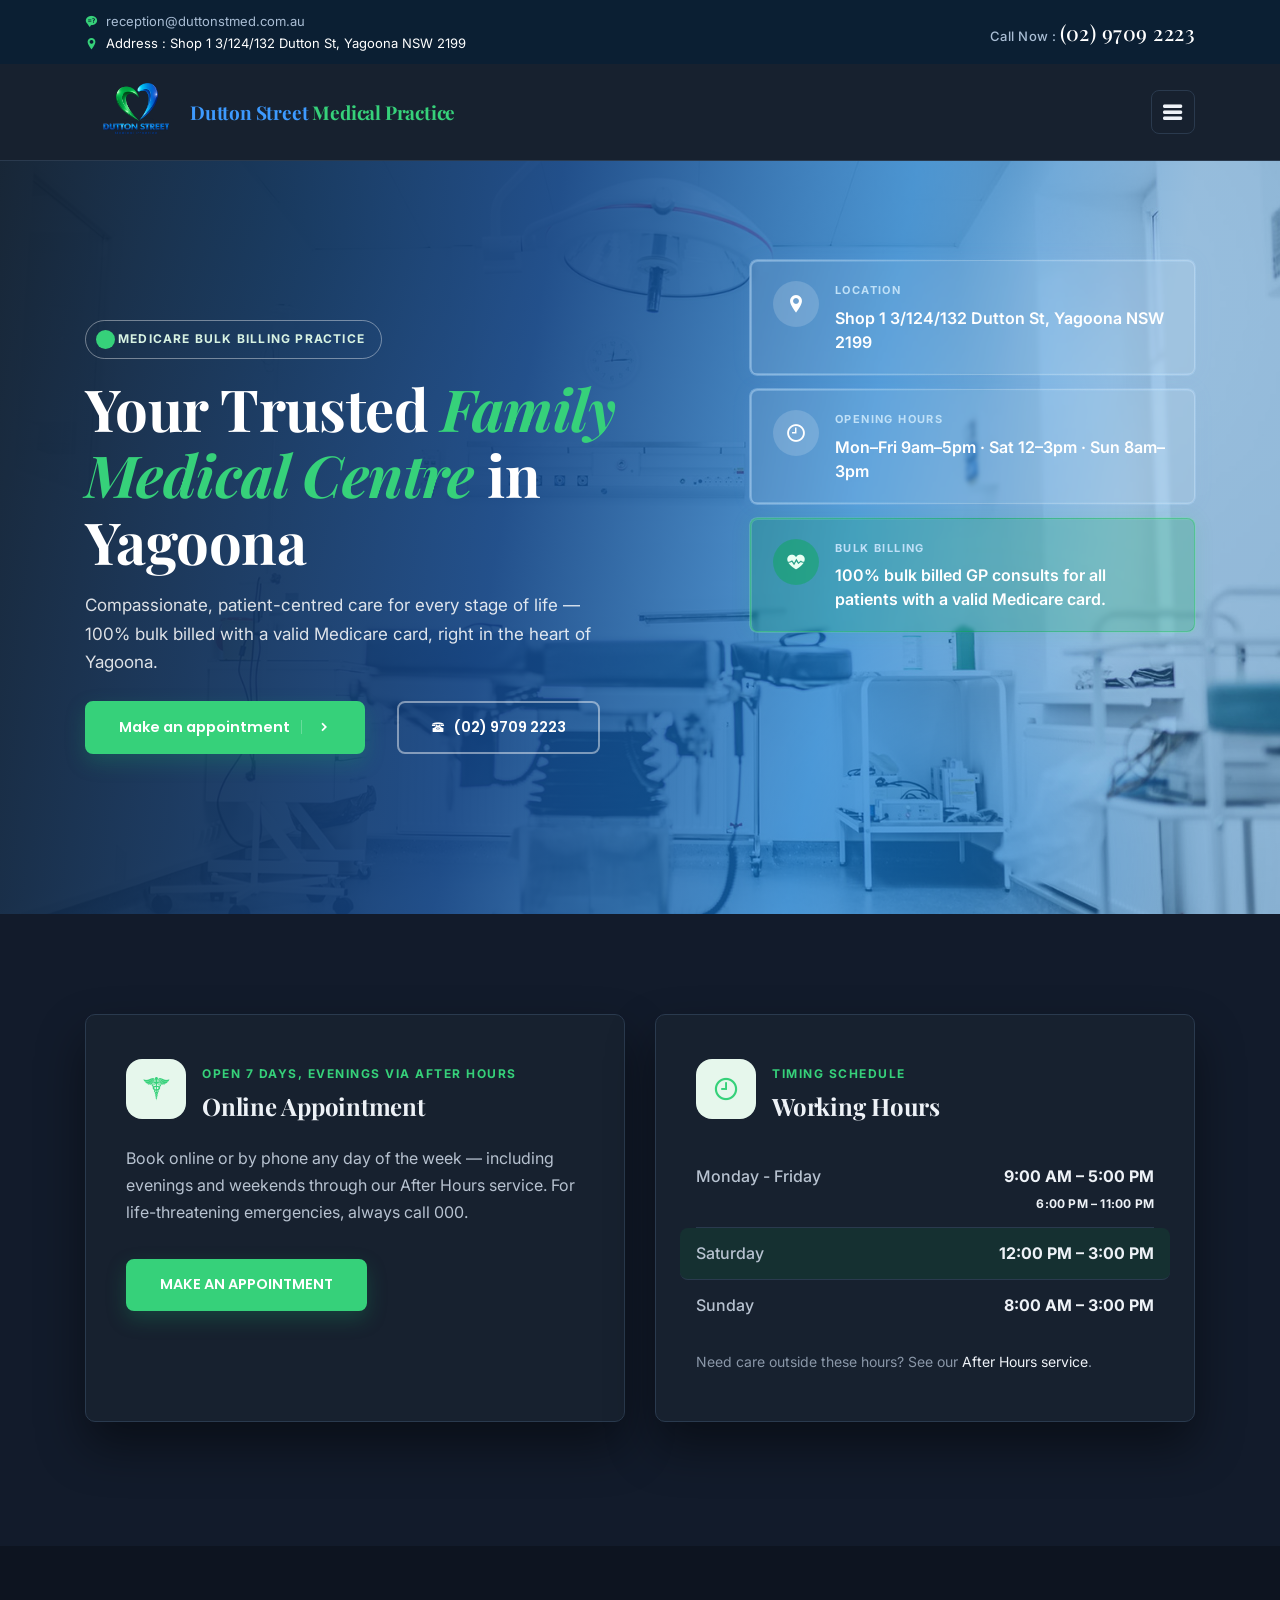
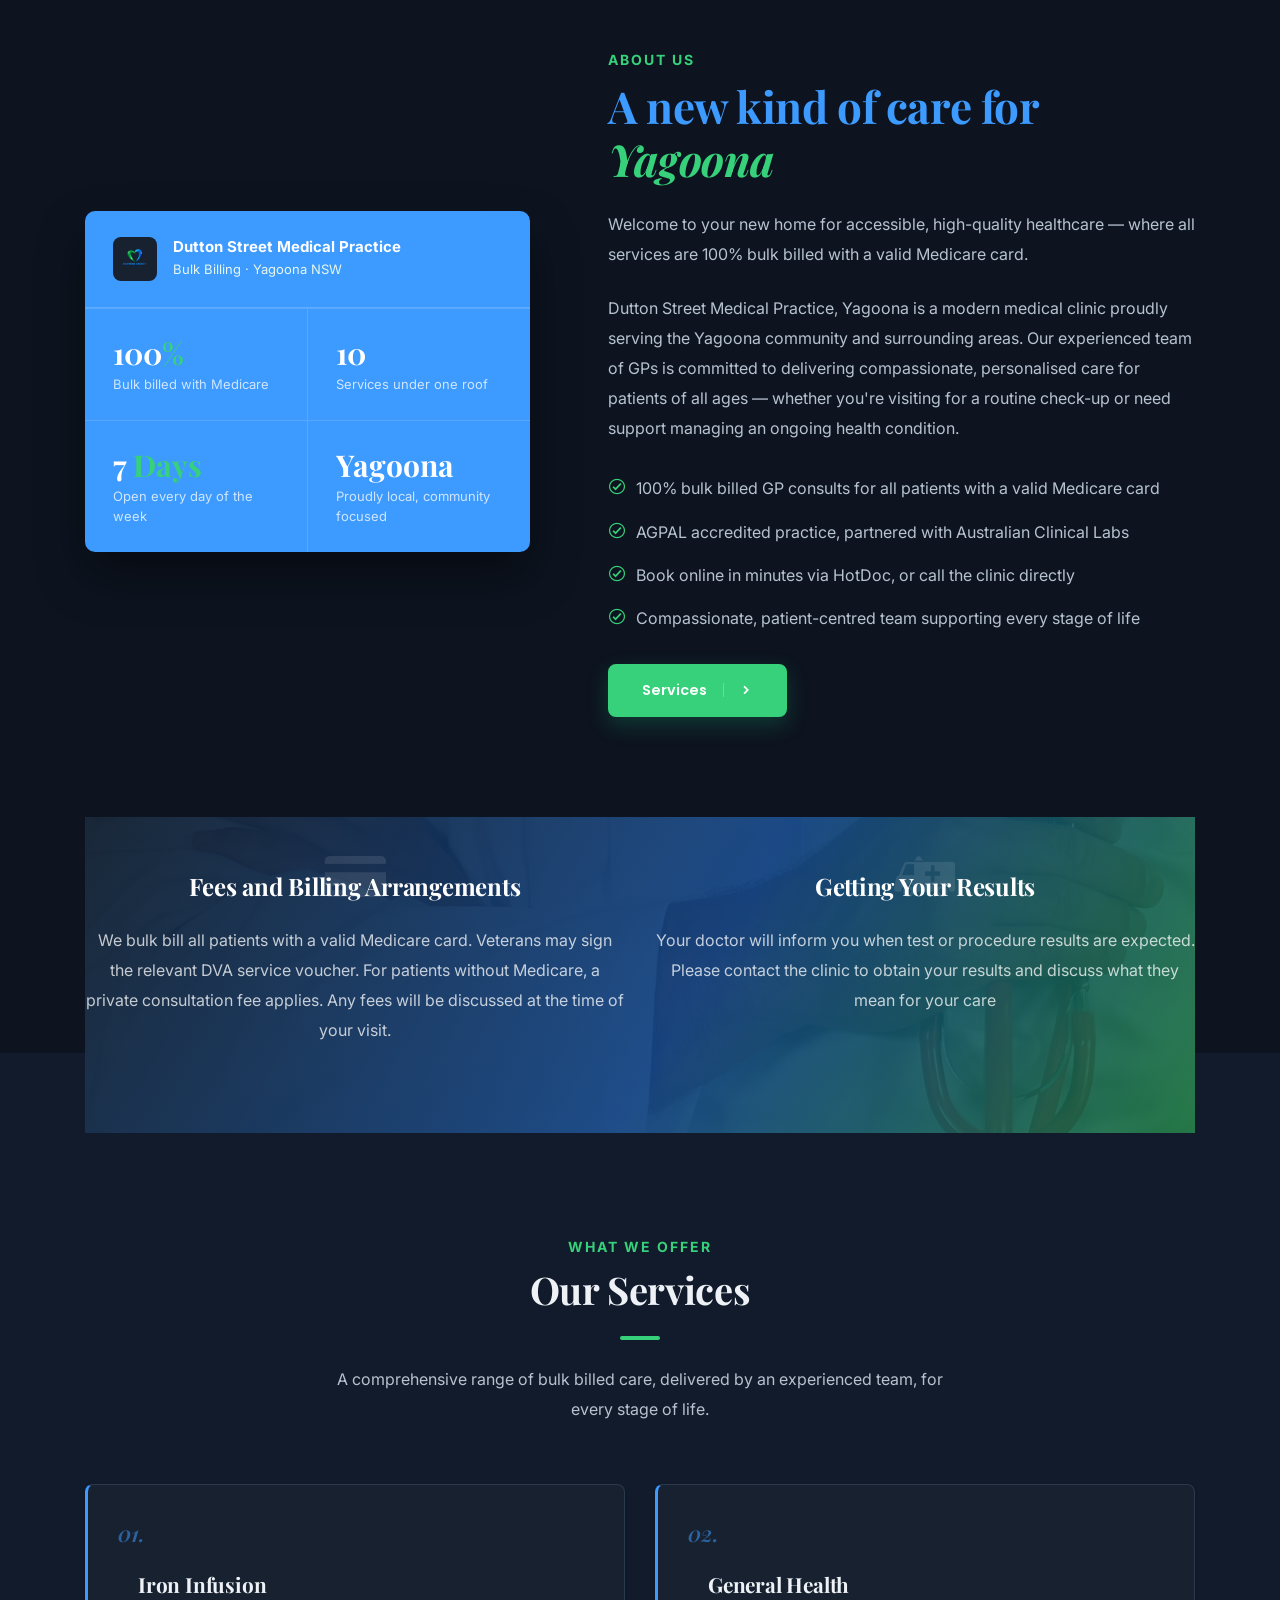
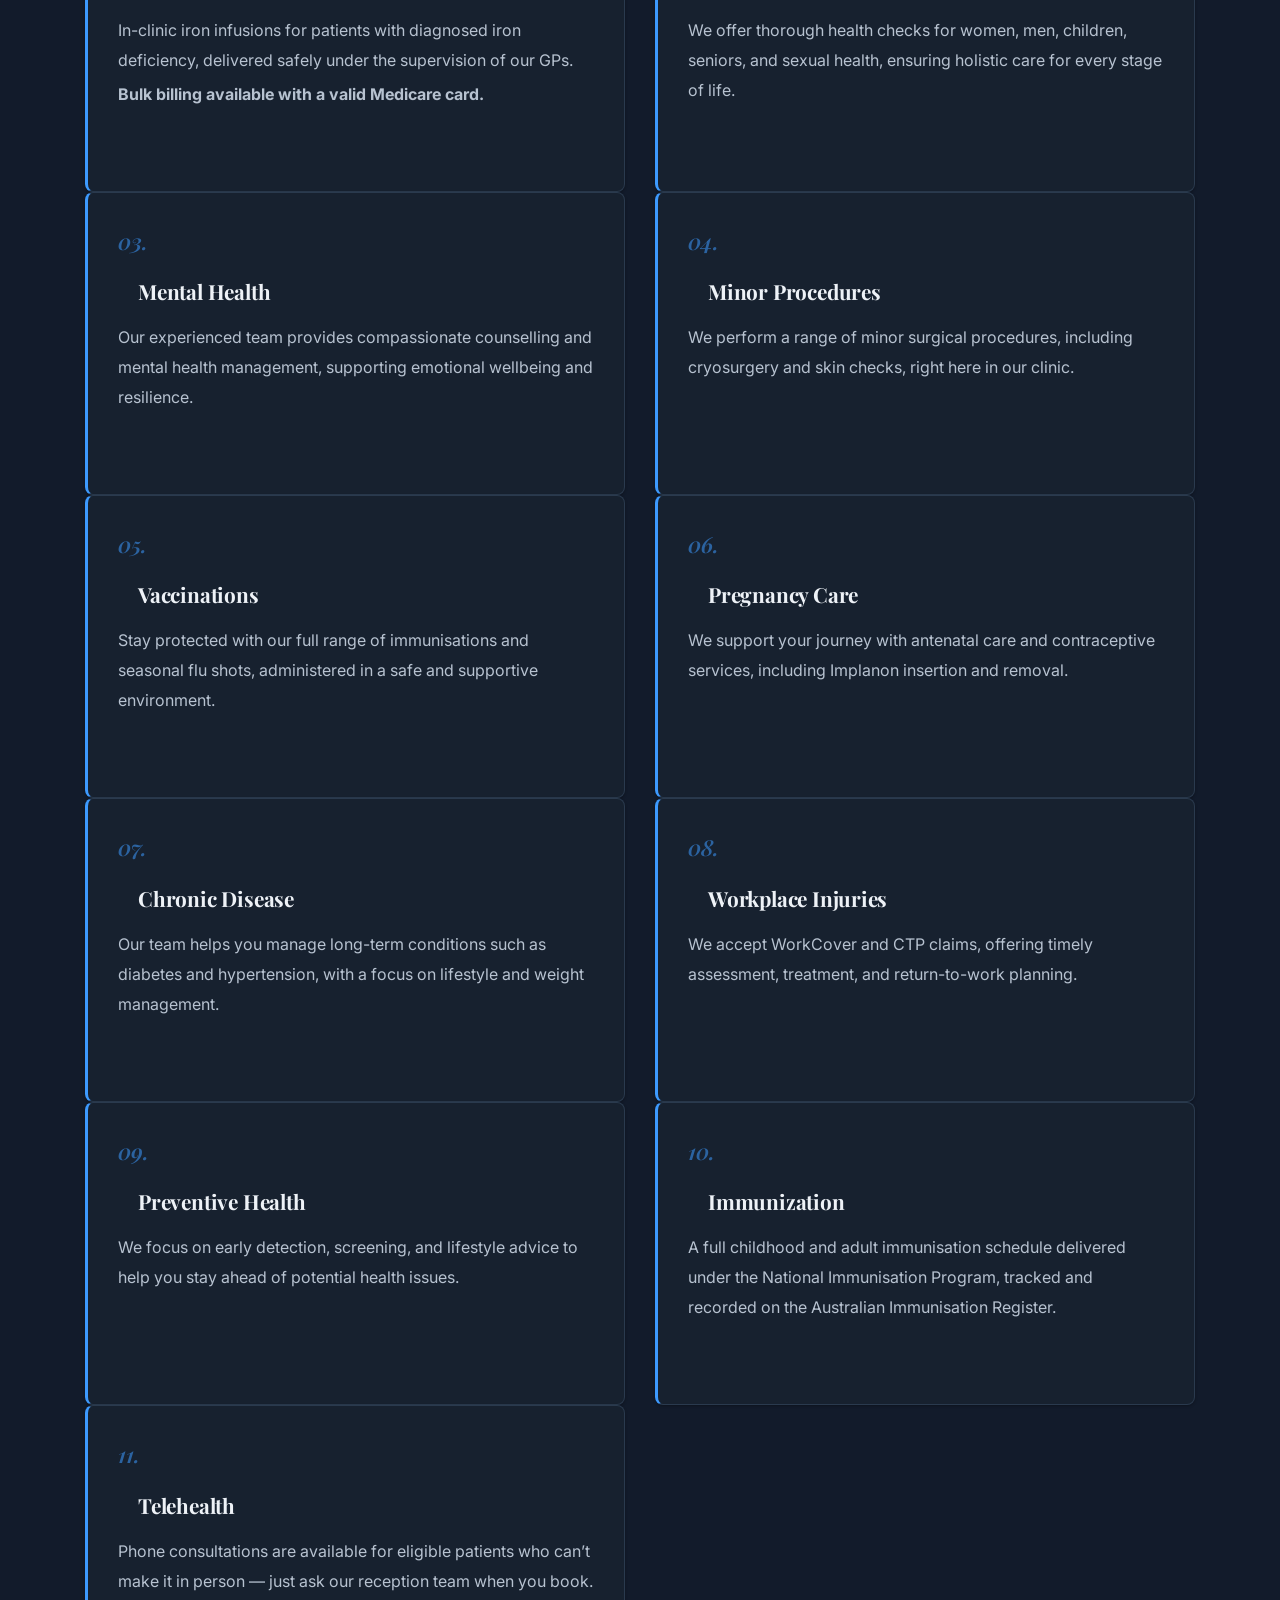
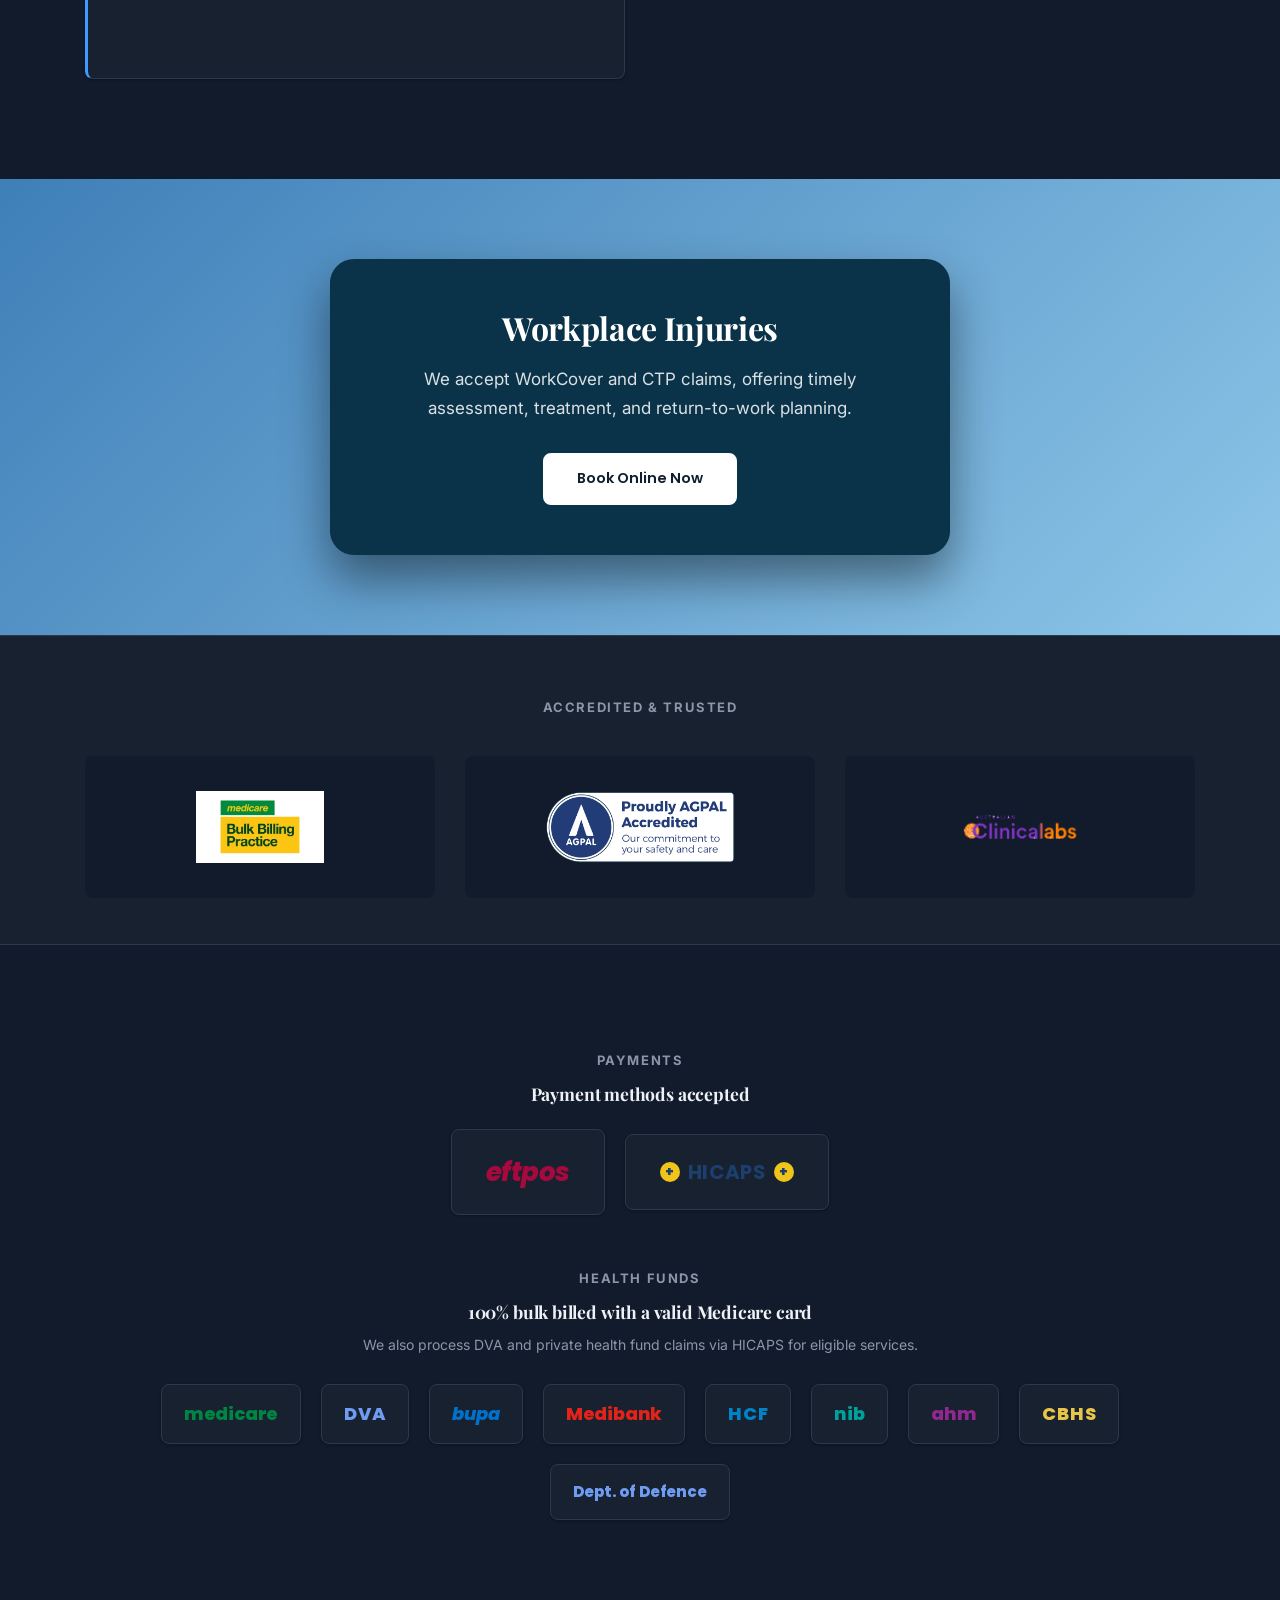
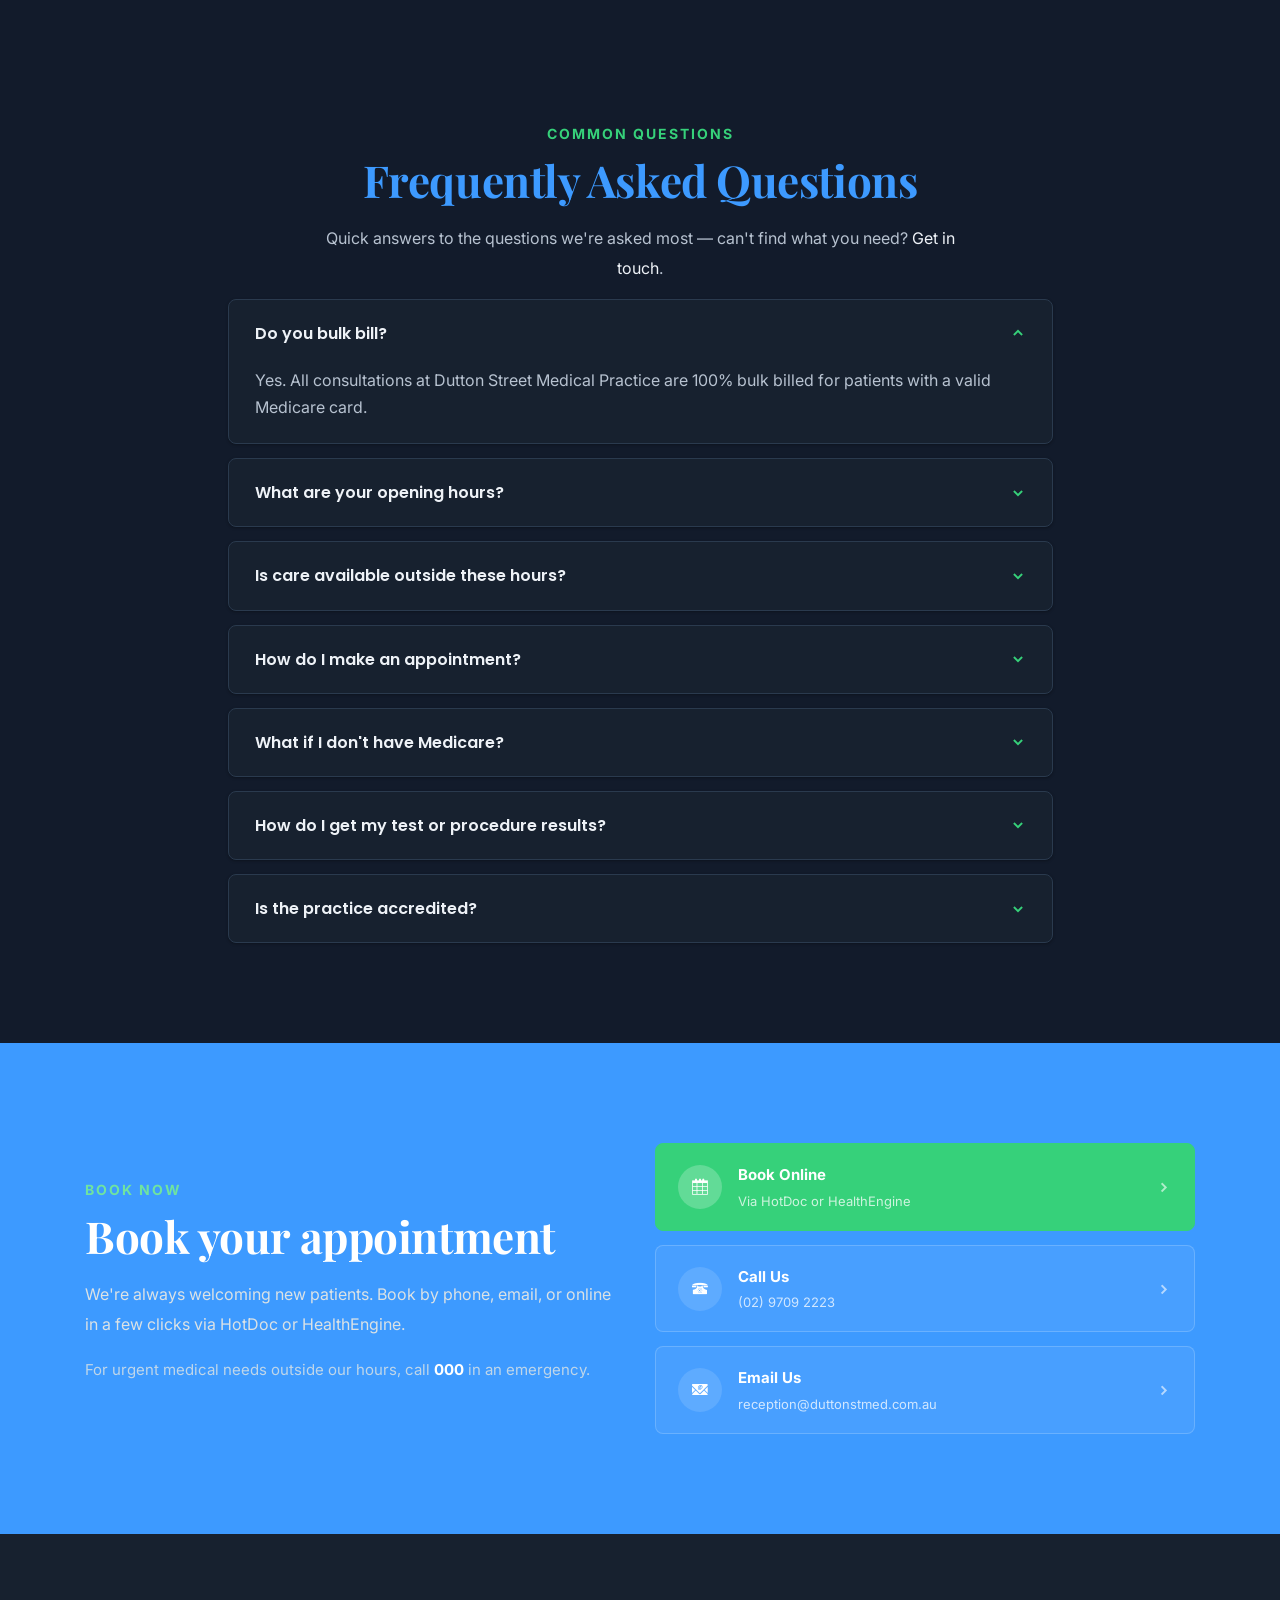
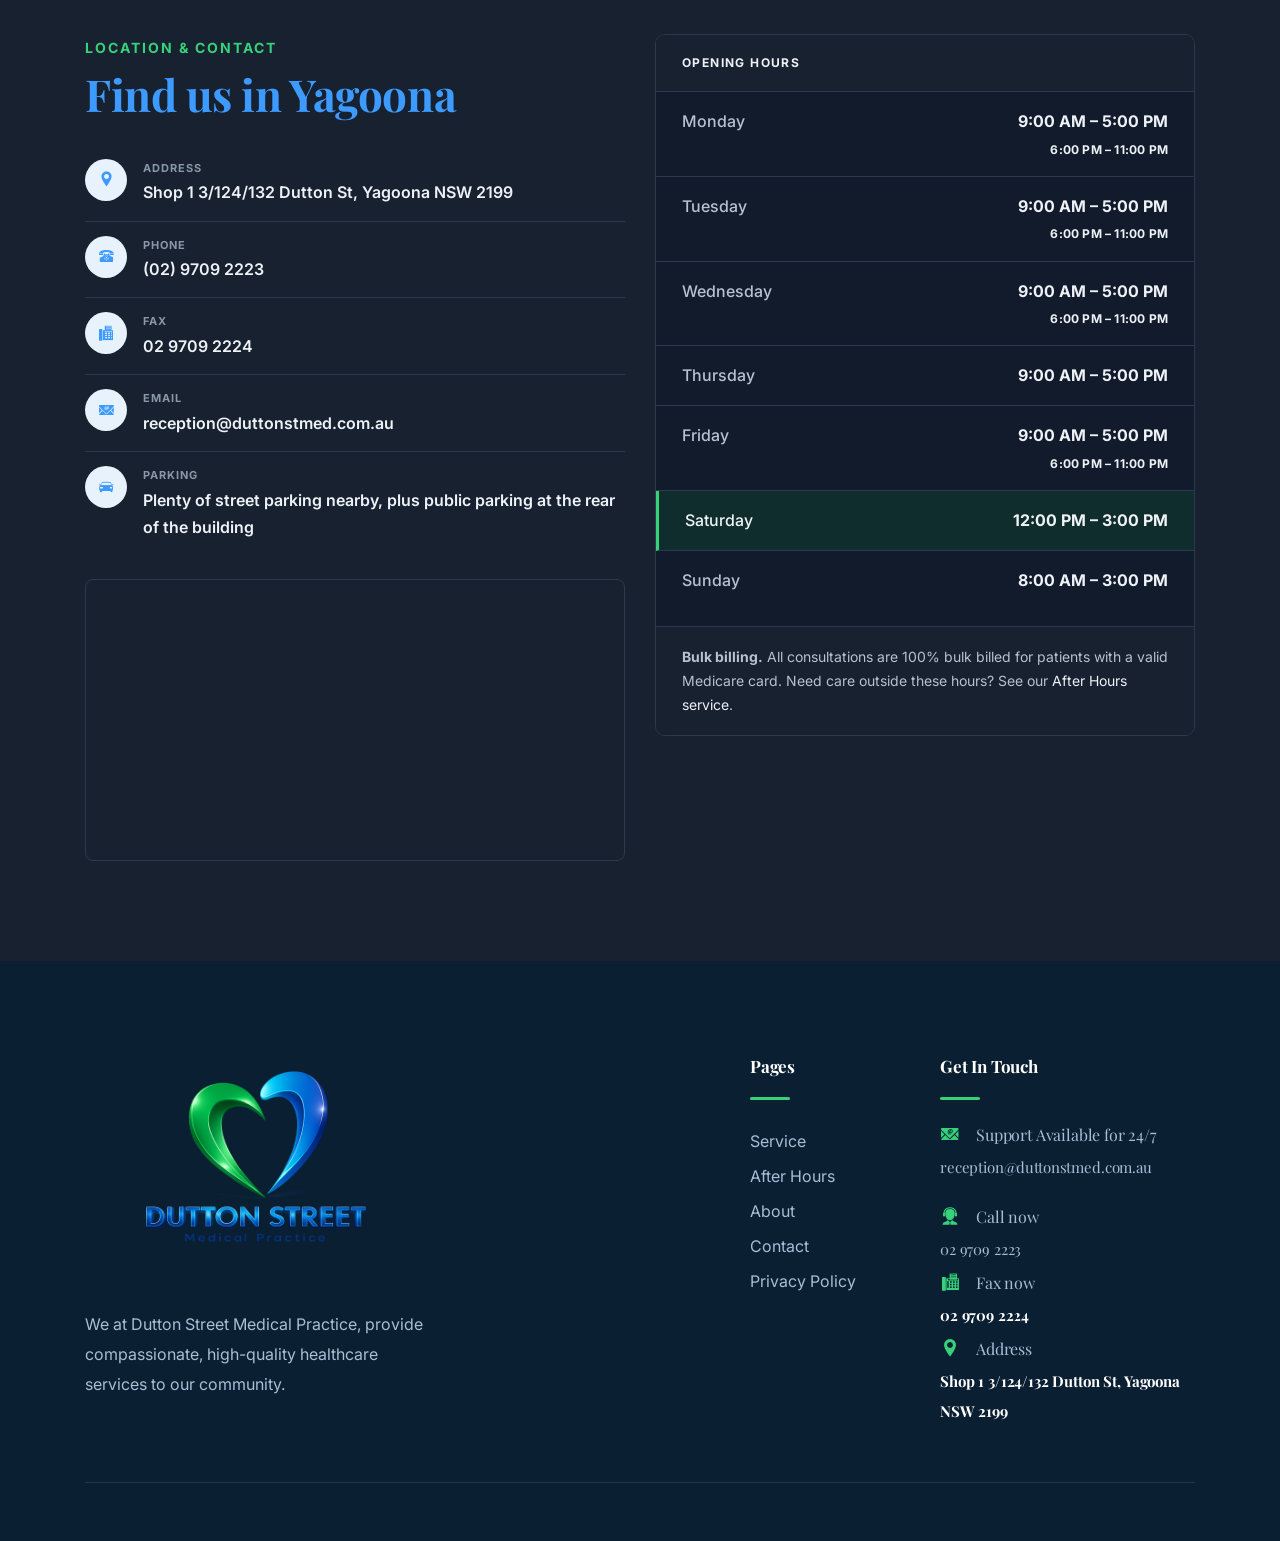
<file: index.html>
<!DOCTYPE html>
<html lang="zxx">
<head>
  <meta http-equiv="Content-Type" content="text/html; charset=UTF-8">
  <script>
(function () {
  var KEY = 'dsmp-theme-preference';
  try {
    var pref = localStorage.getItem(KEY);
    if (pref !== 'light' && pref !== 'dark' && pref !== 'auto') { pref = 'auto'; }
    var theme = pref;
    if (pref === 'auto') {
      var hour = new Date().getHours();
      theme = (hour >= 6 && hour < 18) ? 'light' : 'dark';
    }
    document.documentElement.setAttribute('data-theme', theme);
  } catch (e) {}
})();
  </script>
  <meta name="viewport" content="width=device-width, initial-scale=1">
  <script>
(function () {
  try {
    var lang = localStorage.getItem('dsmp-language');
    if (lang !== 'ar' && lang !== 'zh') { lang = 'en'; }
    document.documentElement.setAttribute('lang', lang);
    document.documentElement.setAttribute('dir', lang === 'ar' ? 'rtl' : 'ltr');
  } catch (e) {}
})();
  </script>
  <meta name="description" content="Dutton Street Medical Practice in Yagoona &mdash; 100% bulk billed GP care for the whole family. Book online via HotDoc or call (02) 9709 2223.">

  <title>Dutton Street Medical Practice</title>

  <!-- Favicon -->
  <link rel="icon" type="image/png" sizes="32x32" href="images/favicon-32.png">
  <link rel="apple-touch-icon" sizes="180x180" href="images/favicon-180.png">

  <!-- Open Graph -->
  <meta property="og:type" content="website">
  <meta property="og:site_name" content="Dutton Street Medical Practice">
  <meta property="og:title" content="Dutton Street Medical Practice | Bulk Billed GP in Yagoona">
  <meta property="og:description" content="100% bulk billed GP care for the whole family. Book online via HotDoc or call (02) 9709 2223.">
  <meta property="og:image" content="images/favicon-180.png">
  <meta name="twitter:card" content="summary">
  <link rel="canonical" href="https://duttonmed.com.au/">

  <!-- Structured data: helps Google recognise this business under all its
       commonly-used names (Practice / Centre / Center) -->
  <script type="application/ld+json">
  {
    "@context": "https://schema.org",
    "@type": "MedicalBusiness",
    "name": "Dutton Street Medical Practice",
    "alternateName": ["Dutton Street Medical Centre", "Dutton St Medical Centre", "Dutton Street Medical Center"],
    "url": "https://duttonmed.com.au/",
    "image": "https://duttonmed.com.au/images/favicon-180.png",
    "telephone": "+61297092223",
    "email": "reception@duttonstmed.com.au",
    "priceRange": "Bulk billed",
    "address": {
      "@type": "PostalAddress",
      "streetAddress": "Shop 1 3/124/132 Dutton St",
      "addressLocality": "Yagoona",
      "addressRegion": "NSW",
      "postalCode": "2199",
      "addressCountry": "AU"
    },
    "openingHoursSpecification": [
      { "@type": "OpeningHoursSpecification", "dayOfWeek": ["Monday", "Tuesday", "Wednesday", "Thursday", "Friday"], "opens": "09:00", "closes": "17:00" },
      { "@type": "OpeningHoursSpecification", "dayOfWeek": "Saturday", "opens": "12:00", "closes": "15:00" },
      { "@type": "OpeningHoursSpecification", "dayOfWeek": "Sunday", "opens": "08:00", "closes": "15:00" }
    ],
    "sameAs": [
      "https://healthengine.com.au/medical-centre/nsw/yagoona/dutton-street-medical-centre/s62282",
      "https://www.healthdirect.gov.au/australian-health-services/20072489/dutton-street-medical-centre/services/yagoona-2199-dutton"
    ]
  }
  </script>

  <!-- bootstrap.min css -->
  <link rel="stylesheet" href="plugins/bootstrap/css/bootstrap.min.css">
  <!-- Icon Font Css -->
  <link rel="stylesheet" href="plugins/icofont/icofont.min.css">
  <!-- Slick Slider  CSS -->
  <link rel="stylesheet" href="plugins/slick-carousel/slick/slick.css">
  <link rel="stylesheet" href="plugins/slick-carousel/slick/slick-theme.css">
  <!-- Google Fonts -->
  <link rel="preconnect" href="https://fonts.googleapis.com">
  <link rel="preconnect" href="https://fonts.gstatic.com" crossorigin>
  <link rel="stylesheet" href="https://fonts.googleapis.com/css2?family=Inter:wght@400;500;600;700&family=Poppins:wght@500;600;700;800&display=swap">


  <!-- Main Stylesheet -->
  <link rel="stylesheet" href="css/style.css?v=1787958089">

</head>

<body id="top">

<div class="lang-disclaimer" data-i18n="lang_disclaimer">هذه الترجمة العربية آلية وقد تحتوي على أخطاء. للحصول على معلومات دقيقة، يُرجى التواصل معنا هاتفياً أو التحقق من النسخة الإنجليزية من الموقع.</div>

<header>
	<div class="header-top-bar">
		<div class="container">
			<div class="row align-items-center">
				<div class="col-lg-6">
					<ul class="top-bar-info list-inline-item pl-0 mb-0">
						<li class="list-inline-item"><a href="mailto:reception@duttonstmed.com.au"><i class="icofont-support-faq mr-2"></i><span data-i18n="contact_email">reception@duttonstmed.com.au</span></a></li>
						<li class="list-inline-item"><i class="icofont-location-pin mr-2"></i><span data-i18n="topbar_address_label">Address : </span><span data-i18n="contact_address">Shop 1 3/124/132 Dutton St, Yagoona NSW 2199</span></li>
					</ul>
				</div>
				<div class="col-lg-6">
					<div class="text-lg-right top-right-bar mt-2 mt-lg-0">
						<a href="tel:+61297092223">
								<span data-i18n="topbar_call_now">Call Now : </span>
								<span class="h4" data-i18n="contact_phone">(02) 9709 2223 </span>
							</a>
					</div>
				</div>
			</div>
		</div>
	</div>
	<nav class="navbar navbar-expand-xl navigation" id="navbar">
  <div class="container">
    <a class="navbar-brand" href="index.html" style="display: flex; align-items: center;">
      
      <img src="images/DSLogo.svg" alt="Dutton Street Medical Practice logo" class="img-fluid" style="height:80px;">
      
      <h1 style="margin-left: 0px; margin-bottom: 0; font-size: 22px;">
       <span style="color: var(--primary);">Dutton Street</span> <span style="color: var(--accent);">Medical Practice</span>
      </h1>
	  
</h1>

    </a>
  

		  	<button class="navbar-toggler collapsed" type="button" data-toggle="collapse" data-target="#navbarmain" aria-controls="navbarmain" aria-expanded="false" aria-label="Toggle navigation">
			<span class="icofont-navigation-menu"></span>
		  </button>
	  
		  <div class="collapse navbar-collapse" id="navbarmain">
			<ul class="navbar-nav ml-auto">
			  <li class="nav-item active">
				<a class="nav-link" href="index.html"><span data-i18n="nav_home">Home</span></a>
			  </li>
			   <li class="nav-item"><a class="nav-link" href="service.html"><span data-i18n="nav_services">Services</span></a></li>
				 <li class="nav-item"><a class="nav-link" href="ourmission.html"><span data-i18n="nav_mission">Our Mission</span></a></li>
			   <li class="nav-item"><a class="nav-link" href="about.html"><span data-i18n="nav_about">About</span></a></li>
			   <li class="nav-item"><a class="nav-link" href="contact.html"><span data-i18n="nav_contact">Contact</span></a></li>
			   <li class="nav-item"><a class="nav-link" href="afterhours.html"><span data-i18n="nav_afterhours">After Hours</span></a></li>
			</ul>
		<div class="btn-container ml-lg-3">
						<a href="#" data-toggle="modal" data-target="#bookingModal" class="btn btn-main-2 btn-icon btn-round-full"><span data-i18n="nav_book_appointment">Book Appointment</span><i class="icofont-simple-right ml-1  "></i></a>
					<div class="theme-toggle" id="theme-toggle">
						<button type="button" class="theme-toggle-btn" id="theme-toggle-btn" aria-haspopup="true" aria-expanded="false" aria-label="Change theme">
							<i class="theme-toggle-icon icofont-sun" data-theme-icon aria-hidden="true"></i>
						</button>
						<div class="theme-toggle-menu" id="theme-toggle-menu" role="menu">
							<button type="button" class="theme-toggle-option" data-theme-option="auto" role="menuitemradio" aria-checked="false">
								<i class="icofont-settings" aria-hidden="true"></i> <span data-i18n="theme_auto">Auto</span>
							</button>
							<button type="button" class="theme-toggle-option" data-theme-option="light" role="menuitemradio" aria-checked="false">
								<i class="icofont-sun" aria-hidden="true"></i> <span data-i18n="theme_light">Light</span>
							</button>
							<button type="button" class="theme-toggle-option" data-theme-option="dark" role="menuitemradio" aria-checked="false">
								<i class="icofont-moon" aria-hidden="true"></i> <span data-i18n="theme_dark">Dark</span>
							</button>
						</div>
					</div>
					<div class="lang-toggle" id="lang-toggle">
						<button type="button" class="lang-toggle-btn" id="lang-toggle-btn" aria-haspopup="true" aria-expanded="false" aria-label="Change language">
							<i class="icofont-globe" aria-hidden="true"></i>
							<span data-lang-label>EN</span>
						</button>
						<div class="lang-toggle-menu" id="lang-toggle-menu" role="menu">
							<button type="button" class="lang-toggle-option" data-lang-option="en" role="menuitemradio" aria-checked="true">
								<span data-i18n="lang_english">English</span>
							</button>
							<button type="button" class="lang-toggle-option" data-lang-option="ar" role="menuitemradio" aria-checked="false">
								العربية
							</button>
							<button type="button" class="lang-toggle-option" data-lang-option="zh" role="menuitemradio" aria-checked="false">
								中文
							</button>
						</div>
					</div>
					</div>
		  </div>
		</div>
	</nav>
</header>
	



<!-- Slider Start -->
<section class="banner">
	<span class="glow glow-a" aria-hidden="true"></span>
	<span class="glow glow-b" aria-hidden="true"></span>
	<div class="container">
		<div class="row">
			<div class="col-lg-7 col-md-12 col-xl-7">
				<div class="block">
					<span class="text-uppercase text-sm letter-spacing"><span class="hero-pulse-dot"></span><span data-i18n="hero_badge">Medicare Bulk Billing Practice</span></span>
					<h1 class="mb-3 mt-3" style="font-weight: bold;">
    <span style="color: #fff;" data-i18n="hero_h1_1">Your Trusted </span>
    <em style="color: var(--accent); font-style: italic;" data-i18n="hero_h1_2">Family Medical Centre</em>
	<span style="color: #fff;" data-i18n="hero_h1_3"> in Yagoona</span>
</h1>
					<p class="mb-4 hero-subtext" data-i18n="hero_subtext">Compassionate, patient-centred care for every stage of life — 100% bulk billed with a valid Medicare card, right in the heart of Yagoona.</p>
					<div class="btn-container hero-btn-group">
						<a href="#" data-toggle="modal" data-target="#bookingModal" class="btn btn-main-2 btn-icon btn-round-full"><span data-i18n="hero_cta_book">Make an appointment</span> <i class="icofont-simple-right ml-2  "></i></a>
						<a href="tel:+61297092223" class="btn btn-solid-border btn-round-full ml-3">
							<i class="icofont-telephone mr-2"></i>(02) 9709 2223
						</a>
					</div>
				</div>
			</div>
			<div class="col-lg-5 col-md-12 col-xl-5 d-none d-lg-block">
				<div class="hero-info-stack">
					<div class="hero-info-card">
						<span class="hero-info-icon"><i class="icofont-location-pin"></i></span>
						<div class="hero-info-text">
							<span class="hero-info-label" data-i18n="hero_card_location_label">Location</span>
							<div class="hero-info-value" data-i18n="hero_card_location_value">Shop 1 3/124/132 Dutton St, Yagoona NSW 2199</div>
						</div>
					</div>
					<div class="hero-info-card">
						<span class="hero-info-icon"><i class="icofont-clock-time"></i></span>
						<div class="hero-info-text">
							<span class="hero-info-label" data-i18n="hero_card_hours_label">Opening Hours</span>
							<div class="hero-info-value" data-i18n="hours_summary">Mon&ndash;Fri 9am&ndash;5pm &middot; Sat 12&ndash;3pm &middot; Sun 8am&ndash;3pm</div>
						</div>
					</div>
					<div class="hero-info-card is-accent">
						<span class="hero-info-icon"><i class="icofont-heart-beat"></i></span>
						<div class="hero-info-text">
							<span class="hero-info-label" data-i18n="hero_card_billing_label">Bulk Billing</span>
							<div class="hero-info-value" data-i18n="hero_card_billing_value">100% bulk billed GP consults for all patients with a valid Medicare card.</div>
						</div>
					</div>
				</div>
			</div>
		</div>
	</div>
</section>
<section class="section appointment-hours">
    <div class="container">
        <div class="row">
            <div class="col-md-6 mb-4">
                <div class="info-card h-100">
                    <div class="d-flex align-items-start mb-3">
                        <div class="info-icon-box mr-3">
                            <i class="icofont-medical-sign-alt"></i>
                        </div>
                        <div>
                            <span class="info-subtitle" data-i18n="appt_card1_subtitle">Open 7 Days, Evenings via After Hours</span>
                            <h3 class="info-title" data-i18n="appt_card1_title">Online Appointment</h3>
                        </div>
                    </div>
                    <p class="info-text" data-i18n="appt_card1_text">Book online or by phone any day of the week &mdash; including evenings and weekends through our After Hours service. For life-threatening emergencies, always call 000.</p>
                    <a href="#" data-toggle="modal" data-target="#bookingModal" class="btn btn-main-2 btn-round-full mt-3" data-i18n="appt_card1_btn">MAKE AN APPOINTMENT</a>
                </div>
            </div>

            <div class="col-md-6 mb-4">
                <div class="info-card h-100">
                    <div class="d-flex align-items-start mb-3">
                        <div class="info-icon-box mr-3">
                            <i class="icofont-clock-time"></i>
                        </div>
                        <div>
                            <span class="info-subtitle" data-i18n="appt_card2_subtitle">Timing schedule</span>
                            <h3 class="info-title" data-i18n="appt_card2_title">Working Hours</h3>
                        </div>
                    </div>
                    <ul class="list-unstyled working-hours-list">
                        <li data-days="mon,tue,wed,thu,fri" class="d-flex justify-content-between"><span data-i18n="days_mon_fri">Monday - Friday</span> <span>9:00 AM &ndash; 5:00 PM<span class="after-hours-tag" data-i18n="hours_afterhours_time">6:00 PM &ndash; 11:00 PM</span></span></li>
                        <li data-days="sat" class="d-flex justify-content-between"><span data-i18n="day_saturday">Saturday</span> <span data-i18n="hours_sat">12:00 PM &ndash; 3:00 PM</span></li>
                        <li data-days="sun" class="d-flex justify-content-between"><span data-i18n="day_sunday">Sunday</span> <span data-i18n="hours_sun">8:00 AM &ndash; 3:00 PM</span></li>
                    </ul>
                    <p class="mt-3 mb-0" style="font-size: 14px; color: var(--muted);" data-i18n="appt_card2_footnote">Need care outside these hours? See our <a href="afterhours.html">After Hours service</a>.</p>
                </div>
            </div>
        </div>
    </div>
</section>

	


<section class="section about">
	<div class="container">
		<div class="row align-items-center">
			<div class="col-lg-5">
				<div class="about-stat-card">
					<div class="about-stat-header">
						<img loading="lazy" src="images/DSLogo.svg" alt="Dutton Street Medical Practice logo" class="about-stat-logo">
						<div>
							<div class="about-stat-name" data-i18n="about_stat_name">Dutton Street Medical Practice</div>
							<div class="about-stat-sub" data-i18n="about_stat_sub">Bulk Billing &middot; Yagoona NSW</div>
						</div>
					</div>
					<div class="about-stat-grid">
						<div class="about-stat-item">
							<div class="about-stat-num">100<span class="text-color-2">%</span></div>
							<div class="about-stat-label" data-i18n="about_stat1_label">Bulk billed with Medicare</div>
						</div>
						<div class="about-stat-item">
							<div class="about-stat-num">10</div>
							<div class="about-stat-label" data-i18n="about_stat2_label">Services under one roof</div>
						</div>
						<div class="about-stat-item">
							<div class="about-stat-num">7<span class="text-color-2" data-i18n="about_stat3_days"> Days</span></div>
							<div class="about-stat-label" data-i18n="about_stat3_label">Open every day of the week</div>
						</div>
						<div class="about-stat-item">
							<div class="about-stat-num">Yagoona</div>
							<div class="about-stat-label" data-i18n="about_stat4_label">Proudly local, community focused</div>
						</div>
					</div>
				</div>
			</div>
			<div class="col-lg-7">
				<div class="about-content pl-lg-5 mt-5 mt-lg-0">
					<span class="text-uppercase text-sm letter-spacing d-inline-block mb-2" style="color: var(--accent); font-weight: 700;" data-i18n="about_label">About Us</span>
					<h2 class="title-color"><span data-i18n="about_h2_1">A new kind of care for</span> <em style="color: var(--accent); font-style: italic;" data-i18n="about_h2_2">Yagoona</em></h2>
					<p class="mt-4 mb-4" data-i18n="about_p1">Welcome to your new home for accessible, high-quality healthcare — where all services are 100% bulk billed with a valid Medicare card.</p>
					<p class="mb-4" data-i18n="about_p2">Dutton Street Medical Practice, Yagoona is a modern medical clinic proudly serving the Yagoona community and surrounding areas. Our experienced team of GPs is committed to delivering compassionate, personalised care for patients of all ages — whether you're visiting for a routine check-up or need support managing an ongoing health condition.</p>

					<ul class="list-unstyled about-check-list mb-4">
						<li><i class="icofont-check-circled"></i><span data-i18n="about_check1">100% bulk billed GP consults for all patients with a valid Medicare card</span></li>
						<li><i class="icofont-check-circled"></i><span data-i18n="about_check2">AGPAL accredited practice, partnered with Australian Clinical Labs</span></li>
						<li><i class="icofont-check-circled"></i><span data-i18n="about_check3">Book online in minutes via HotDoc, or call the clinic directly</span></li>
						<li><i class="icofont-check-circled"></i><span data-i18n="about_check4">Compassionate, patient-centred team supporting every stage of life</span></li>
					</ul>

					<a href="service.html" class="btn btn-main-2 btn-round-full btn-icon"><span data-i18n="about_services_btn">Services</span><i class="icofont-simple-right ml-3"></i></a>
				</div>
			</div>
		</div>
	</div>
</section>
<section class="cta-section ">
	<div class="container">
		<div class="cta position-relative">
			<div class="row">
				<div class="col-lg-6 col-md-6 col-sm-6">
					<div class="counter-stat">
						<i class="icofont-credit-card"></i>
							<h3 style="color: white;" data-i18n="cta_fees_title">Fees and Billing Arrangements</h3>

						<p class="mt-4 mb-5" data-i18n="fees_note">We bulk bill all patients with a valid Medicare card. Veterans may sign the relevant DVA service voucher. For patients without Medicare, a private consultation fee applies. Any fees will be discussed at the time of your visit.</p>
					</div>
				</div>
				<div class="col-lg-6 col-md-6 col-sm-6">
					<div class="counter-stat">
						<i class="icofont-ambulance-cross"></i>
							<h3 style="color: white;" data-i18n="cta_results_title">Getting Your Results</h3>

						<p class="mt-4 mb-5" data-i18n="cta_results_text">Your doctor will inform you when test or procedure results are expected. Please contact the clinic to obtain your results and discuss what they mean for your care</p>
					</div>
				</div>
				
				
				</div>
			</div>
		</div>
</section>
<section class="section service gray-bg">
	<div class="container">
		<div class="row justify-content-center">
			<div class="col-lg-7 text-center">
				<div class="section-title">
					<span class="text-uppercase text-sm letter-spacing d-inline-block mb-2" style="color: var(--accent); font-weight: 700;" data-i18n="services_label">What We Offer</span>
					<h2 data-i18n="services_heading">Our Services</h2>
					<div class="divider mx-auto my-4"></div>
					<p data-i18n="services_intro">A comprehensive range of bulk billed care, delivered by an experienced team, for every stage of life.</p>
				</div>
			</div>
		</div>

		<div class="row">
			<div class="col-lg-6 col-md-6 col-sm-6">
				<div class="service-item mb-4">
					<span class="service-num">01.</span>
					<h4 class="mt-3 mb-3" data-i18n="svc10_title">Iron Infusion</h4>
					<div class="content">
						<p class="mb-1"><span data-i18n="svc10_desc">In-clinic iron infusions for patients with diagnosed iron deficiency, delivered safely under the supervision of our GPs.</span></p>
						<p class="mb-4" data-i18n="svc10_bulk_billing"><strong>Bulk billing available with a valid Medicare card.</strong></p>
					</div>
				</div>
			</div>

			<div class="col-lg-6 col-md-6 col-sm-6">
				<div class="service-item mb-4">
					<span class="service-num">02.</span>
					<h4 class="mt-3 mb-3" data-i18n="svc1_title">General Health</h4>
					<div class="content">
						<p class="mb-4" data-i18n="svc1_desc">We offer thorough health checks for women, men, children, seniors, and sexual health, ensuring holistic care for every stage of life.</p>
					</div>
				</div>
			</div>

			<div class="col-lg-6 col-md-6 col-sm-6">
				<div class="service-item mb-4">
					<span class="service-num">03.</span>
					<h4 class="mt-3 mb-3" data-i18n="svc2_title">Mental Health</h4>
					<div class="content">
						<p class="mb-4" data-i18n="svc2_desc">Our experienced team provides compassionate counselling and mental health management, supporting emotional wellbeing and resilience.</p>
					</div>
				</div>
			</div>

			<div class="col-lg-6 col-md-6 col-sm-6">
				<div class="service-item mb-4">
					<span class="service-num">04.</span>
					<h4 class="mt-3 mb-3" data-i18n="svc3_title">Minor Procedures</h4>
					<div class="content">
						<p class="mb-4" data-i18n="svc3_desc">We perform a range of minor surgical procedures, including cryosurgery and skin checks, right here in our clinic.</p>
					</div>
				</div>
			</div>

			<div class="col-lg-6 col-md-6 col-sm-6">
				<div class="service-item mb-4">
					<span class="service-num">05.</span>
					<h4 class="mt-3 mb-3" data-i18n="svc4_title">Vaccinations</h4>
					<div class="content">
						<p class="mb-4" data-i18n="svc4_desc">Stay protected with our full range of immunisations and seasonal flu shots, administered in a safe and supportive environment.</p>
					</div>
				</div>
			</div>

			<div class="col-lg-6 col-md-6 col-sm-6">
				<div class="service-item mb-4">
					<span class="service-num">06.</span>
					<h4 class="mt-3 mb-3" data-i18n="svc5_title">Pregnancy Care</h4>
					<div class="content">
						<p class="mb-4" data-i18n="svc5_desc">We support your journey with antenatal care and contraceptive services, including Implanon insertion and removal.</p>
					</div>
				</div>
			</div>

			<div class="col-lg-6 col-md-6 col-sm-6">
				<div class="service-item mb-4">
					<span class="service-num">07.</span>
					<h4 class="mt-3 mb-3" data-i18n="svc6_title">Chronic Disease</h4>
					<div class="content">
						<p class="mb-4" data-i18n="svc6_desc">Our team helps you manage long-term conditions such as diabetes and hypertension, with a focus on lifestyle and weight management.</p>
					</div>
				</div>
			</div>

			<div class="col-lg-6 col-md-6 col-sm-6">
				<div class="service-item mb-4">
					<span class="service-num">08.</span>
					<h4 class="mt-3 mb-3" data-i18n="svc7_title">Workplace Injuries</h4>
					<div class="content">
						<p class="mb-4" data-i18n="svc7_desc">We accept WorkCover and CTP claims, offering timely assessment, treatment, and return-to-work planning.</p>
					</div>
				</div>
			</div>

			<div class="col-lg-6 col-md-6 col-sm-6">
				<div class="service-item mb-4">
					<span class="service-num">09.</span>
					<h4 class="mt-3 mb-3" data-i18n="svc8_title">Preventive Health</h4>
					<div class="content">
						<p class="mb-4" data-i18n="svc8_desc">We focus on early detection, screening, and lifestyle advice to help you stay ahead of potential health issues.</p>
					</div>
				</div>
			</div>

			<div class="col-lg-6 col-md-6 col-sm-6">
				<div class="service-item mb-4">
					<span class="service-num">10.</span>
					<h4 class="mt-3 mb-3" data-i18n="svc9_title">Immunization</h4>
					<div class="content">
						<p class="mb-4" data-i18n="svc9_desc">A full childhood and adult immunisation schedule delivered under the National Immunisation Program, tracked and recorded on the Australian Immunisation Register.</p>
					</div>
				</div>
			</div>

			<div class="col-lg-6 col-md-6 col-sm-6">
				<div class="service-item mb-4">
					<span class="service-num">11.</span>
					<h4 class="mt-3 mb-3" data-i18n="svc11_title">Telehealth</h4>
					<div class="content">
						<p class="mb-4" data-i18n="svc11_desc">Phone consultations are available for eligible patients who can&rsquo;t make it in person &mdash; just ask our reception team when you book.</p>
					</div>
				</div>
			</div>

	</div>
	</div>
</section>

<section class="section workcover-cta-section">
	<div class="container">
		<div class="workcover-cta-card">
			<h3 data-i18n="svc7_title">Workplace Injuries</h3>
			<p data-i18n="svc7_desc">We accept WorkCover and CTP claims, offering timely assessment, treatment, and return-to-work planning.</p>
			<a href="https://www.hotdoc.com.au/medical-centres/yagoona-NSW-2199/dutton-street-medical-centre/doctors" target="_blank" class="btn btn-white btn-round-full" data-i18n="workcover_book_btn">Book Online Now</a>
		</div>
	</div>
</section>
<section class="section clients">

	<div class="container">
		<p class="text-center trust-strip-label mb-4" data-i18n="trust_label">Accredited &amp; Trusted</p>
		<div class="row clients-logo">
			<div class="col-lg-4 col-md-4 col-sm-6 mb-4 mb-lg-0">
				<div class="client-thumb">
					<img loading="lazy" src="images/about/MedibulkbillP.webp" alt="Medicare Bulk Billing Practice badge" class="img-fluid">
				</div>
			</div>
			<div class="col-lg-4 col-md-4 col-sm-6 mb-4 mb-lg-0">
				<div class="client-thumb">
					<img loading="lazy" src="images/about/accredition.png" alt="Proudly AGPAL Accredited" class="img-fluid">
				</div>
			</div>
			<div class="col-lg-4 col-md-4 col-sm-6 mb-4 mb-lg-0">
				<div class="client-thumb">
					<img loading="lazy" src="images/about/acl.webp" alt="Australian Clinical Labs" class="img-fluid">
				</div>
			</div>
			
			
		</div>
	</div>
</section>

<section class="section payments-section">
	<div class="container">
		<p class="text-center trust-strip-label mb-2" data-i18n="payments_label">Payments</p>
		<h3 class="text-center payments-subtitle mb-4" data-i18n="payments_subtitle">Payment methods accepted</h3>
		<div class="payments-row">
			<div class="payment-badge">
				<span class="payment-badge-eftpos">eftpos</span>
			</div>
			<div class="payment-badge">
				<span class="payment-badge-hicaps"><i class="payment-plus" aria-hidden="true">+</i>HICAPS<i class="payment-plus" aria-hidden="true">+</i></span>
			</div>
		</div>

		<p class="text-center trust-strip-label mb-2 mt-5" data-i18n="funds_label">Health Funds</p>
		<h3 class="text-center payments-subtitle mb-2" data-i18n="funds_subtitle">100% bulk billed with a valid Medicare card</h3>
		<p class="text-center mb-4 funds-subtext" data-i18n="funds_subtext">We also process DVA and private health fund claims via HICAPS for eligible services.</p>
		<div class="payments-row funds-row">
			<div class="payment-badge payment-badge-sm"><span class="fund-badge fund-medicare">medicare</span></div>
			<div class="payment-badge payment-badge-sm"><span class="fund-badge fund-dva">DVA</span></div>
			<div class="payment-badge payment-badge-sm"><span class="fund-badge fund-bupa">bupa</span></div>
			<div class="payment-badge payment-badge-sm"><span class="fund-badge fund-medibank">Medibank</span></div>
			<div class="payment-badge payment-badge-sm"><span class="fund-badge fund-hcf">HCF</span></div>
			<div class="payment-badge payment-badge-sm"><span class="fund-badge fund-nib">nib</span></div>
			<div class="payment-badge payment-badge-sm"><span class="fund-badge fund-ahm">ahm</span></div>
			<div class="payment-badge payment-badge-sm"><span class="fund-badge fund-cbhs">CBHS</span></div>
			<div class="payment-badge payment-badge-sm"><span class="fund-badge fund-defence" data-i18n="fund_defence">Dept. of Defence</span></div>
		</div>
	</div>
</section>

<section class="section faq-section">
    <div class="container">
        <div class="row justify-content-center">
            <div class="col-lg-7 text-center">
                <span class="text-uppercase text-sm letter-spacing d-inline-block mb-2" style="color: var(--accent); font-weight: 700;" data-i18n="faq_label">Common Questions</span>
                <h2 class="title-color mb-3" data-i18n="faq_heading">Frequently Asked Questions</h2>
                <p data-i18n="faq_intro">Quick answers to the questions we're asked most &mdash; can't find what you need? <a href="contact.html">Get in touch</a>.</p>
            </div>
        </div>
        <div class="row justify-content-center">
            <div class="col-lg-9">
                <div class="faq-accordion">

                    <div class="faq-item">
                        <button class="faq-question" type="button" data-toggle="collapse" data-target="#home-faq-1" aria-expanded="true" aria-controls="home-faq-1">
                            <span data-i18n="faq1_q">Do you bulk bill?</span>
                            <i class="icofont-simple-down faq-icon"></i>
                        </button>
                        <div id="home-faq-1" class="collapse show faq-answer">
                            <p data-i18n="faq1_a">Yes. All consultations at Dutton Street Medical Practice are 100% bulk billed for patients with a valid Medicare card.</p>
                        </div>
                    </div>

                    <div class="faq-item">
                        <button class="faq-question" type="button" data-toggle="collapse" data-target="#home-faq-2" aria-expanded="false" aria-controls="home-faq-2">
                            <span data-i18n="faq2_q">What are your opening hours?</span>
                            <i class="icofont-simple-down faq-icon"></i>
                        </button>
                        <div id="home-faq-2" class="collapse faq-answer">
                            <p data-i18n="faq2_a">We're open Monday&ndash;Friday 9:00&nbsp;AM&ndash;5:00&nbsp;PM, Saturday 12:00&nbsp;PM&ndash;3:00&nbsp;PM, and Sunday 8:00&nbsp;AM&ndash;3:00&nbsp;PM. We also offer extended evening hours Monday to Friday from 6:00&nbsp;PM&ndash;11:00&nbsp;PM through our After Hours service.</p>
                        </div>
                    </div>

                    <div class="faq-item">
                        <button class="faq-question" type="button" data-toggle="collapse" data-target="#home-faq-3" aria-expanded="false" aria-controls="home-faq-3">
                            <span data-i18n="faq3_q">Is care available outside these hours?</span>
                            <i class="icofont-simple-down faq-icon"></i>
                        </button>
                        <div id="home-faq-3" class="collapse faq-answer">
                            <p data-i18n="faq3_a">Yes &mdash; our <a href="afterhours.html">After Hours service</a> operates Monday&ndash;Friday 6:00&nbsp;PM&ndash;11:00&nbsp;PM, Saturday 12:00&nbsp;PM&ndash;3:00&nbsp;PM, and Sunday 8:00&nbsp;AM&ndash;3:00&nbsp;PM. For life-threatening emergencies, always call 000.</p>
                        </div>
                    </div>

                    <div class="faq-item">
                        <button class="faq-question" type="button" data-toggle="collapse" data-target="#home-faq-4" aria-expanded="false" aria-controls="home-faq-4">
                            <span data-i18n="faq4_q">How do I make an appointment?</span>
                            <i class="icofont-simple-down faq-icon"></i>
                        </button>
                        <div id="home-faq-4" class="collapse faq-answer">
                            <p data-i18n="faq4_a">Book online in a few clicks via <a href="https://www.hotdoc.com.au/medical-centres/yagoona-NSW-2199/dutton-street-medical-centre/doctors" target="_blank" rel="noopener">HotDoc</a> or <a href="https://healthengine.com.au/medical-centre/nsw/yagoona/dutton-street-medical-centre/s62282" target="_blank" rel="noopener">HealthEngine</a>, or call the clinic directly on <a href="tel:+61297092223">(02) 9709 2223</a>.</p>
                        </div>
                    </div>

                    <div class="faq-item">
                        <button class="faq-question" type="button" data-toggle="collapse" data-target="#home-faq-5" aria-expanded="false" aria-controls="home-faq-5">
                            <span data-i18n="faq5_q">What if I don't have Medicare?</span>
                            <i class="icofont-simple-down faq-icon"></i>
                        </button>
                        <div id="home-faq-5" class="collapse faq-answer">
                            <p data-i18n="faq5_a">Veterans may sign the relevant DVA service voucher. For patients without Medicare, a private consultation fee applies. Any fees will be discussed with you at the time of your visit.</p>
                        </div>
                    </div>

                    <div class="faq-item">
                        <button class="faq-question" type="button" data-toggle="collapse" data-target="#home-faq-6" aria-expanded="false" aria-controls="home-faq-6">
                            <span data-i18n="faq6_q">How do I get my test or procedure results?</span>
                            <i class="icofont-simple-down faq-icon"></i>
                        </button>
                        <div id="home-faq-6" class="collapse faq-answer">
                            <p data-i18n="faq6_a">Your doctor will let you know when your results are expected. Please contact the clinic to obtain your results and discuss what they mean for your care.</p>
                        </div>
                    </div>

                    <div class="faq-item">
                        <button class="faq-question" type="button" data-toggle="collapse" data-target="#home-faq-7" aria-expanded="false" aria-controls="home-faq-7">
                            <span data-i18n="faq7_q">Is the practice accredited?</span>
                            <i class="icofont-simple-down faq-icon"></i>
                        </button>
                        <div id="home-faq-7" class="collapse faq-answer">
                            <p data-i18n="faq7_a">Yes. We're an AGPAL accredited practice, partnered with Australian Clinical Labs for pathology services.</p>
                        </div>
                    </div>

                </div>
            </div>
        </div>
    </div>
</section>

<section class="section book-now-section">
	<div class="container">
		<div class="row align-items-center">
			<div class="col-lg-6">
				<span class="text-uppercase text-sm letter-spacing d-inline-block mb-2" style="color: #6fe3a0; font-weight: 700;" data-i18n="booknow_label">Book Now</span>
				<h2 style="color: #fff;" data-i18n="booknow_heading">Book your appointment</h2>
				<p class="mt-3 mb-3" style="color: rgba(247, 239, 224, 0.85);" data-i18n="booknow_text">We're always welcoming new patients. Book by phone, email, or online in a few clicks via HotDoc or HealthEngine.</p>
				<p style="color: rgba(247, 239, 224, 0.7); font-size: 15px;" data-i18n="booknow_emergency">For urgent medical needs outside our hours, call <strong style="color:#fff;">000</strong> in an emergency.</p>
			</div>
			<div class="col-lg-6 mt-4 mt-lg-0">
				<div class="booking-method-stack">
					<a href="#" data-toggle="modal" data-target="#bookingModal" class="booking-method-card is-accent">
						<span class="booking-method-icon"><i class="icofont-calendar"></i></span>
						<span>
							<span class="booking-method-title" data-i18n="booking_online_title">Book Online</span>
							<span class="booking-method-sub" data-i18n="booking_online_sub">Via HotDoc or HealthEngine</span>
						</span>
						<i class="icofont-simple-right ml-auto"></i>
					</a>
					<a href="tel:+61297092223" class="booking-method-card">
						<span class="booking-method-icon"><i class="icofont-telephone"></i></span>
						<span>
							<span class="booking-method-title" data-i18n="booking_call_title">Call Us</span>
							<span class="booking-method-sub">(02) 9709 2223</span>
						</span>
						<i class="icofont-simple-right ml-auto"></i>
					</a>
					<a href="mailto:reception@duttonstmed.com.au" class="booking-method-card">
						<span class="booking-method-icon"><i class="icofont-email"></i></span>
						<span>
							<span class="booking-method-title" data-i18n="booking_email_title">Email Us</span>
							<span class="booking-method-sub">reception@duttonstmed.com.au</span>
						</span>
						<i class="icofont-simple-right ml-auto"></i>
					</a>
				</div>
			</div>
		</div>
	</div>
</section>

<section class="section find-us-section">
	<div class="container">
		<div class="row">
			<div class="col-lg-6">
				<span class="text-uppercase text-sm letter-spacing d-inline-block mb-2" style="color: var(--accent); font-weight: 700;" data-i18n="findus_label">Location &amp; Contact</span>
				<h2 class="title-color mb-4" data-i18n="findus_heading">Find us in Yagoona</h2>

				<ul class="list-unstyled contact-icon-list mb-4">
					<li>
						<span class="contact-icon-circle"><i class="icofont-location-pin"></i></span>
						<span>
							<span class="contact-icon-label" data-i18n="findus_address_label">Address</span>
							<span class="contact-icon-value" data-i18n="contact_address">Shop 1 3/124/132 Dutton St, Yagoona NSW 2199</span>
						</span>
					</li>
					<li>
						<span class="contact-icon-circle"><i class="icofont-telephone"></i></span>
						<span>
							<span class="contact-icon-label" data-i18n="findus_phone_label">Phone</span>
							<span class="contact-icon-value"><a href="tel:+61297092223" data-i18n="contact_phone">(02) 9709 2223</a></span>
						</span>
					</li>
					<li>
						<span class="contact-icon-circle"><i class="icofont-fax"></i></span>
						<span>
							<span class="contact-icon-label" data-i18n="findus_fax_label">Fax</span>
							<span class="contact-icon-value" data-i18n="contact_fax">02 9709 2224</span>
						</span>
					</li>
					<li>
						<span class="contact-icon-circle"><i class="icofont-email"></i></span>
						<span>
							<span class="contact-icon-label" data-i18n="findus_email_label">Email</span>
							<span class="contact-icon-value"><a href="mailto:reception@duttonstmed.com.au" data-i18n="contact_email">reception@duttonstmed.com.au</a></span>
						</span>
					</li>
					<li>
						<span class="contact-icon-circle"><i class="icofont-car"></i></span>
						<span>
							<span class="contact-icon-label" data-i18n="findus_parking_label">Parking</span>
							<span class="contact-icon-value" data-i18n="findus_parking_value">Plenty of street parking nearby, plus public parking at the rear of the building</span>
						</span>
					</li>
				</ul>

				<div class="find-us-map">
					<iframe src="https://www.google.com/maps?q=Shop%201%203/124/132%20Dutton%20St,%20Yagoona%20NSW%202199&output=embed" width="100%" height="280" style="border:0;" allowfullscreen="" loading="lazy" referrerpolicy="no-referrer-when-downgrade" title="Map to Dutton Street Medical Practice"></iframe>
				</div>
			</div>

			<div class="col-lg-6 mt-5 mt-lg-0">
				<div class="opening-hours-card">
					<div class="opening-hours-header" data-i18n="findus_hours_header">Opening Hours</div>
					<ul class="list-unstyled opening-hours-table">
						<li data-days="mon" class="d-flex justify-content-between"><span data-i18n="day_monday">Monday</span><span><span data-i18n="hours_mon">9:00 AM &ndash; 5:00 PM</span><span class="after-hours-tag" data-i18n="hours_afterhours_time">6:00 PM &ndash; 11:00 PM</span></span></li>
						<li data-days="tue" class="d-flex justify-content-between"><span data-i18n="day_tuesday">Tuesday</span><span><span data-i18n="hours_tue">9:00 AM &ndash; 5:00 PM</span><span class="after-hours-tag" data-i18n="hours_afterhours_time">6:00 PM &ndash; 11:00 PM</span></span></li>
						<li data-days="wed" class="d-flex justify-content-between"><span data-i18n="day_wednesday">Wednesday</span><span><span data-i18n="hours_wed">9:00 AM &ndash; 5:00 PM</span><span class="after-hours-tag" data-i18n="hours_afterhours_time">6:00 PM &ndash; 11:00 PM</span></span></li>
						<li data-days="thu" class="d-flex justify-content-between"><span data-i18n="day_thursday">Thursday</span><span data-i18n="hours_thu">9:00 AM &ndash; 5:00 PM</span></li>
						<li data-days="fri" class="d-flex justify-content-between"><span data-i18n="day_friday">Friday</span><span><span data-i18n="hours_fri">9:00 AM &ndash; 5:00 PM</span><span class="after-hours-tag" data-i18n="hours_afterhours_time">6:00 PM &ndash; 11:00 PM</span></span></li>
						<li data-days="sat" class="d-flex justify-content-between"><span data-i18n="day_saturday">Saturday</span><span data-i18n="hours_sat">12:00 PM &ndash; 3:00 PM</span></li>
						<li data-days="sun" class="d-flex justify-content-between"><span data-i18n="day_sunday">Sunday</span><span data-i18n="hours_sun">8:00 AM &ndash; 3:00 PM</span></li>
					</ul>
					<div class="opening-hours-note" data-i18n="findus_bulk_billing_note">
						<strong>Bulk billing.</strong> All consultations are 100% bulk billed for patients with a valid Medicare card. Need care outside these hours? See our <a href="afterhours.html">After Hours service</a>.
					</div>
				</div>
			</div>
		</div>
	</div>
</section>

<!-- footer Start -->
<footer class="footer section gray-bg">
	<div class="container">
		<div class="row">
			<div class="col-lg-4 mr-auto col-sm-6">
				<div class="widget mb-5 mb-lg-0">
					<div class="logo mb-4">
						<img loading="lazy" src="images/DSLogo.svg" alt="Dutton Street Medical Practice logo" class="img-fluid">
					</div>
					<p data-i18n="footer_tagline">We at Dutton Street Medical Practice, provide compassionate, high-quality healthcare services to our community.</p>
<!--
					<ul class="list-inline footer-socials mt-4">
						<li class="list-inline-item"><a href="https://www.facebook.com/themefisher"><i class="icofont-facebook"></i></a></li>
						<li class="list-inline-item"><a href="https://twitter.com/themefisher"><i class="icofont-twitter"></i></a></li>
						<li class="list-inline-item"><a href="https://www.pinterest.com/themefisher/"><i class="icofont-linkedin"></i></a></li>
					</ul>
					-->
				</div>
			</div>

			<div class="col-lg-2 col-md-6 col-sm-6">
				<div class="widget mb-5 mb-lg-0">
					<h4 class="text-capitalize mb-3" data-i18n="footer_pages_heading">Pages</h4>
					<div class="divider mb-4"></div>

					<ul class="list-unstyled footer-menu lh-35">
						<li><a href="service.html"><span data-i18n="footer_nav_service">Service </span></a></li>
						<li><a href="afterhours.html"><span data-i18n="nav_afterhours">After Hours</span></a></li>
						<li><a href="about.html"><span data-i18n="nav_about">About</span></a></li>
						<li><a href="contact.html"><span data-i18n="nav_contact">Contact</span></a></li>
						<li><a href="privacy-policy.html"><span data-i18n="footer_privacy">Privacy Policy</span></a></li>

					</ul>
				</div>
			</div>

			

			<div class="col-lg-3 col-md-6 col-sm-6">
				<div class="widget widget-contact mb-5 mb-lg-0">
					<h4 class="text-capitalize mb-3" data-i18n="footer_get_in_touch">Get in Touch</h4>
					<div class="divider mb-4"></div>
					<div class="footer-contact-block mb-4">
						<div class="icon d-flex align-items-center">
							<i class="icofont-email mr-3"></i>
							<span class="h6 mb-0" data-i18n="footer_support_247">Support Available for 24/7</span>
						</div>
						<h4 class="mt-2"><a href="mailto:reception@duttonstmed.com.au"><span data-i18n="contact_email">reception@duttonstmed.com.au</span></a></h4>
					</div>

					<div class="footer-contact-block">
						<div class="icon d-flex align-items-center">
							<i class="icofont-support mr-3"></i>
							<span class="h6 mb-0" data-i18n="footer_call_now">Call now</span>
						</div>
						<h4 class="mt-2"><a href="tel:+61297092223"><span data-i18n="contact_phone">02 9709 2223</span></a></h4>
					</div>
						<div class="footer-contact-block">
						<div class="icon d-flex align-items-center">
							<i class="icofont-fax mr-3"></i>
							<span class="h6 mb-0" data-i18n="footer_fax_now">Fax now</span>
						</div>
						<h4 class="mt-2" data-i18n="contact_fax">02 9709 2224</h4>
					</div>

						<div class="footer-contact-block">
						<div class="icon d-flex align-items-center">
							<i class="icofont-location-pin mr-3"></i>
							<span class="h6 mb-0" data-i18n="footer_address_label">Address </span>
						</div>
						<h4 class="mt-2" data-i18n="contact_address">Shop 1 3/124/132 Dutton St, Yagoona NSW 2199</h4>
					</div>
				</div>
			</div>
		</div>
		
		<div class="footer-btm py-4 mt-5">
			<div class="row align-items-center justify-content-between">
				<div class="col-lg-6">
					
				</div>
				<div class="col-lg-6">
					<div class="subscribe-form text-lg-right mt-5 mt-lg-0">
					
					</div>
				</div>
			</div>

			<div class="row">
				<div class="col-lg-4">
					<a class="backtop js-scroll-trigger" href="#top">
						<i class="icofont-long-arrow-up"></i>
					</a>
				</div>
			</div>
		</div>
	</div>
</footer>

<!-- Booking method modal: HotDoc or HealthEngine -->
<div class="modal fade" id="bookingModal" tabindex="-1" role="dialog" aria-labelledby="bookingModalLabel" aria-hidden="true">
  <div class="modal-dialog modal-dialog-centered" role="document">
    <div class="modal-content booking-modal-content">
      <div class="modal-header">
        <h5 class="modal-title" id="bookingModalLabel" data-i18n="modal_title">Book an Appointment</h5>
        <button type="button" class="close" data-dismiss="modal" aria-label="Close">
          <span aria-hidden="true">&times;</span>
        </button>
      </div>
      <div class="modal-body">
        <p class="mb-4" data-i18n="modal_intro">Choose how you'd like to book online:</p>
        <div class="booking-modal-options">
          <a href="https://www.hotdoc.com.au/medical-centres/yagoona-NSW-2199/dutton-street-medical-centre/doctors" target="_blank" rel="noopener" class="booking-modal-option">
            <span class="booking-method-icon"><i class="icofont-calendar"></i></span>
            <span>
              <span class="booking-method-title" data-i18n="modal_hotdoc_title">Book via HotDoc</span>
              <span class="booking-method-sub">hotdoc.com.au</span>
            </span>
            <i class="icofont-simple-right ml-auto"></i>
          </a>
          <a href="https://healthengine.com.au/medical-centre/nsw/yagoona/dutton-street-medical-centre/s62282" target="_blank" rel="noopener" class="booking-modal-option">
            <span class="booking-method-icon"><i class="icofont-calendar"></i></span>
            <span>
              <span class="booking-method-title" data-i18n="modal_healthengine_title">Book via HealthEngine</span>
              <span class="booking-method-sub">healthengine.com.au</span>
            </span>
            <i class="icofont-simple-right ml-auto"></i>
          </a>
        </div>
      </div>
    </div>
  </div>
</div>

    <!--
    Essential Scripts
    =====================================-->

    
    <!-- Main jQuery -->
    <script src="plugins/jquery/jquery.js"></script>
    <!-- Bootstrap 4.3.2 -->
    <script src="plugins/bootstrap/js/popper.js"></script>
    <script src="plugins/bootstrap/js/bootstrap.min.js"></script>
    <!-- Slick Slider -->
    <script src="plugins/slick-carousel/slick/slick.min.js"></script>
    <!-- Counterup -->
    <script src="plugins/counterup/jquery.waypoints.min.js"></script>
    
    <script src="plugins/counterup/jquery.counterup.min.js"></script>
    <!-- Google Map -->
    <script src="js/script.js"></script>
    <script src="js/contact.js"></script>
    <script src="js/theme.js"></script>
    <script src="js/i18n-ar.js"></script>
    <script src="js/i18n-zh.js"></script>
    <script src="js/i18n.js"></script>
    <script>
      (function () {
        var days = ['sun', 'mon', 'tue', 'wed', 'thu', 'fri', 'sat'];
        var today = days[new Date().getDay()];
        document.querySelectorAll('.opening-hours-table li[data-days], .working-hours-list li[data-days]').forEach(function (li) {
          if (li.getAttribute('data-days').split(',').indexOf(today) !== -1) {
            li.classList.add('is-today');
          }
        });
      })();
    </script>

  </body>
  </html>
</file>
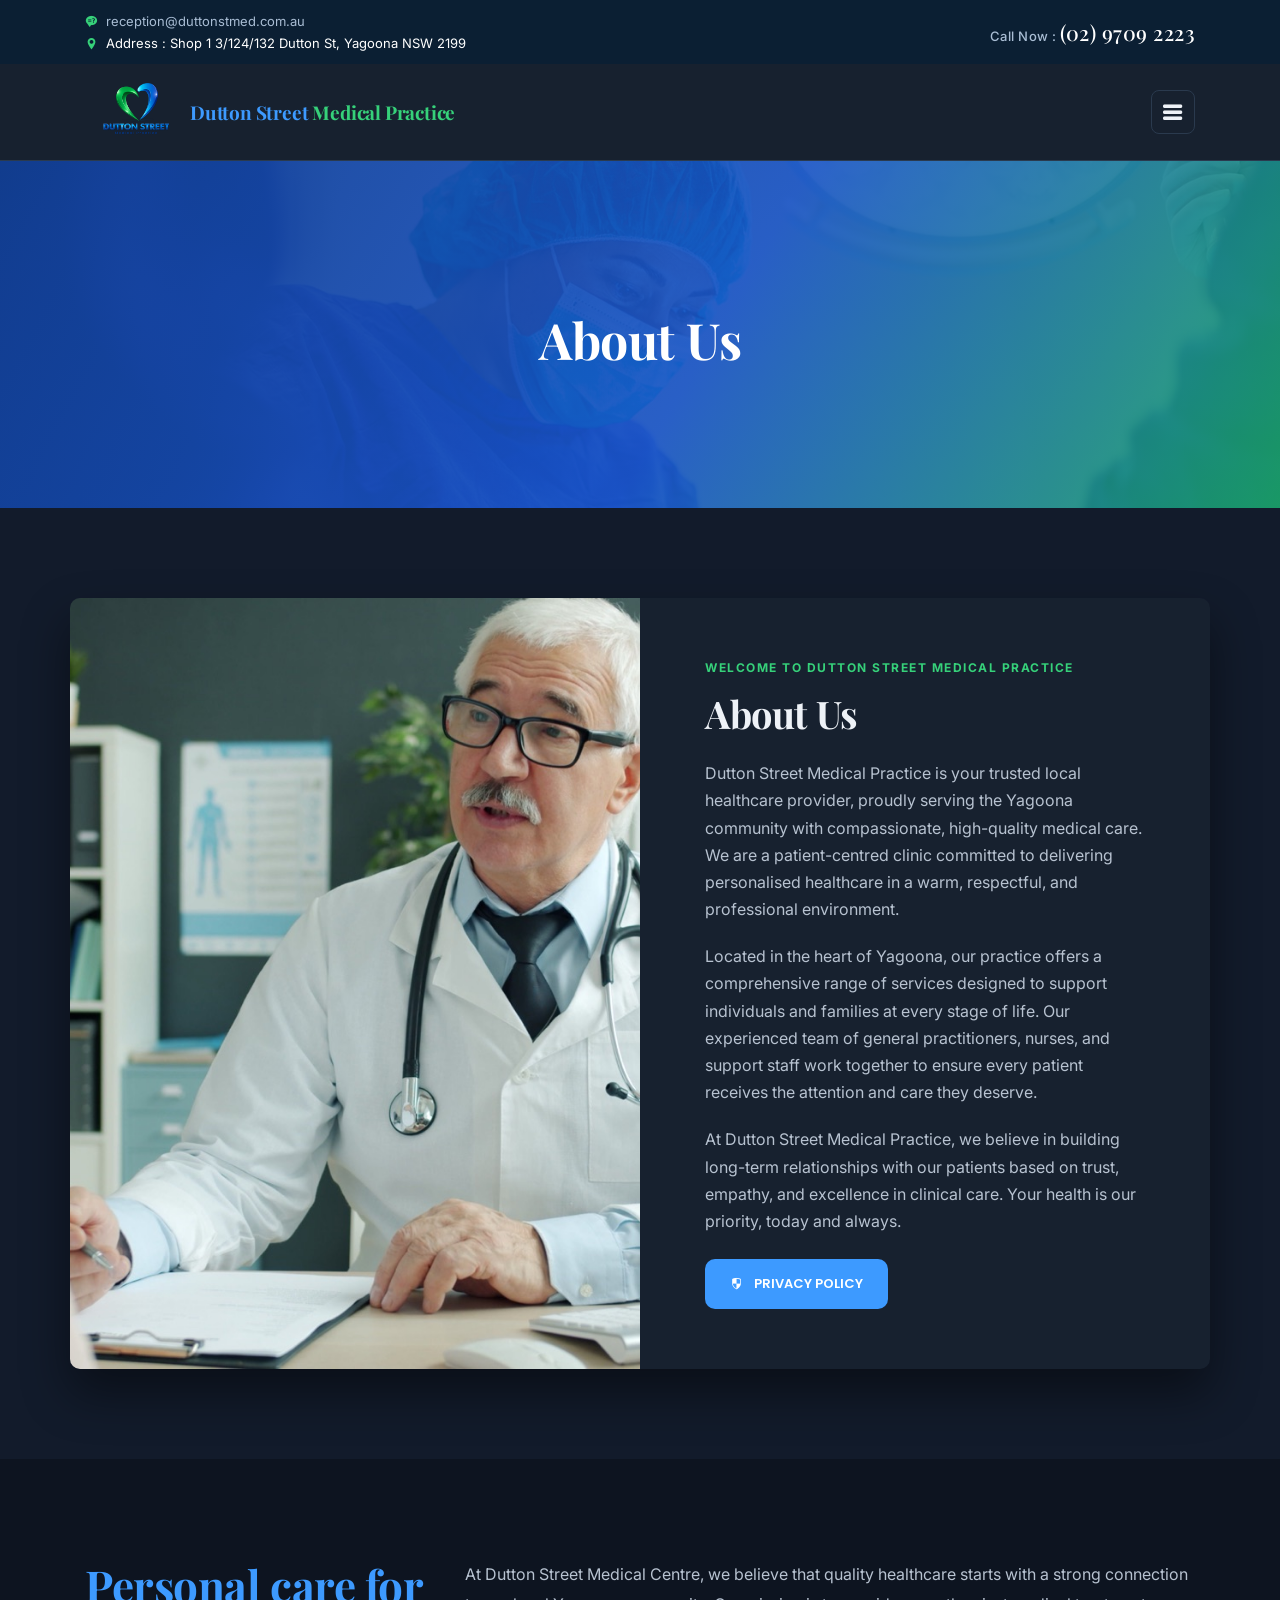
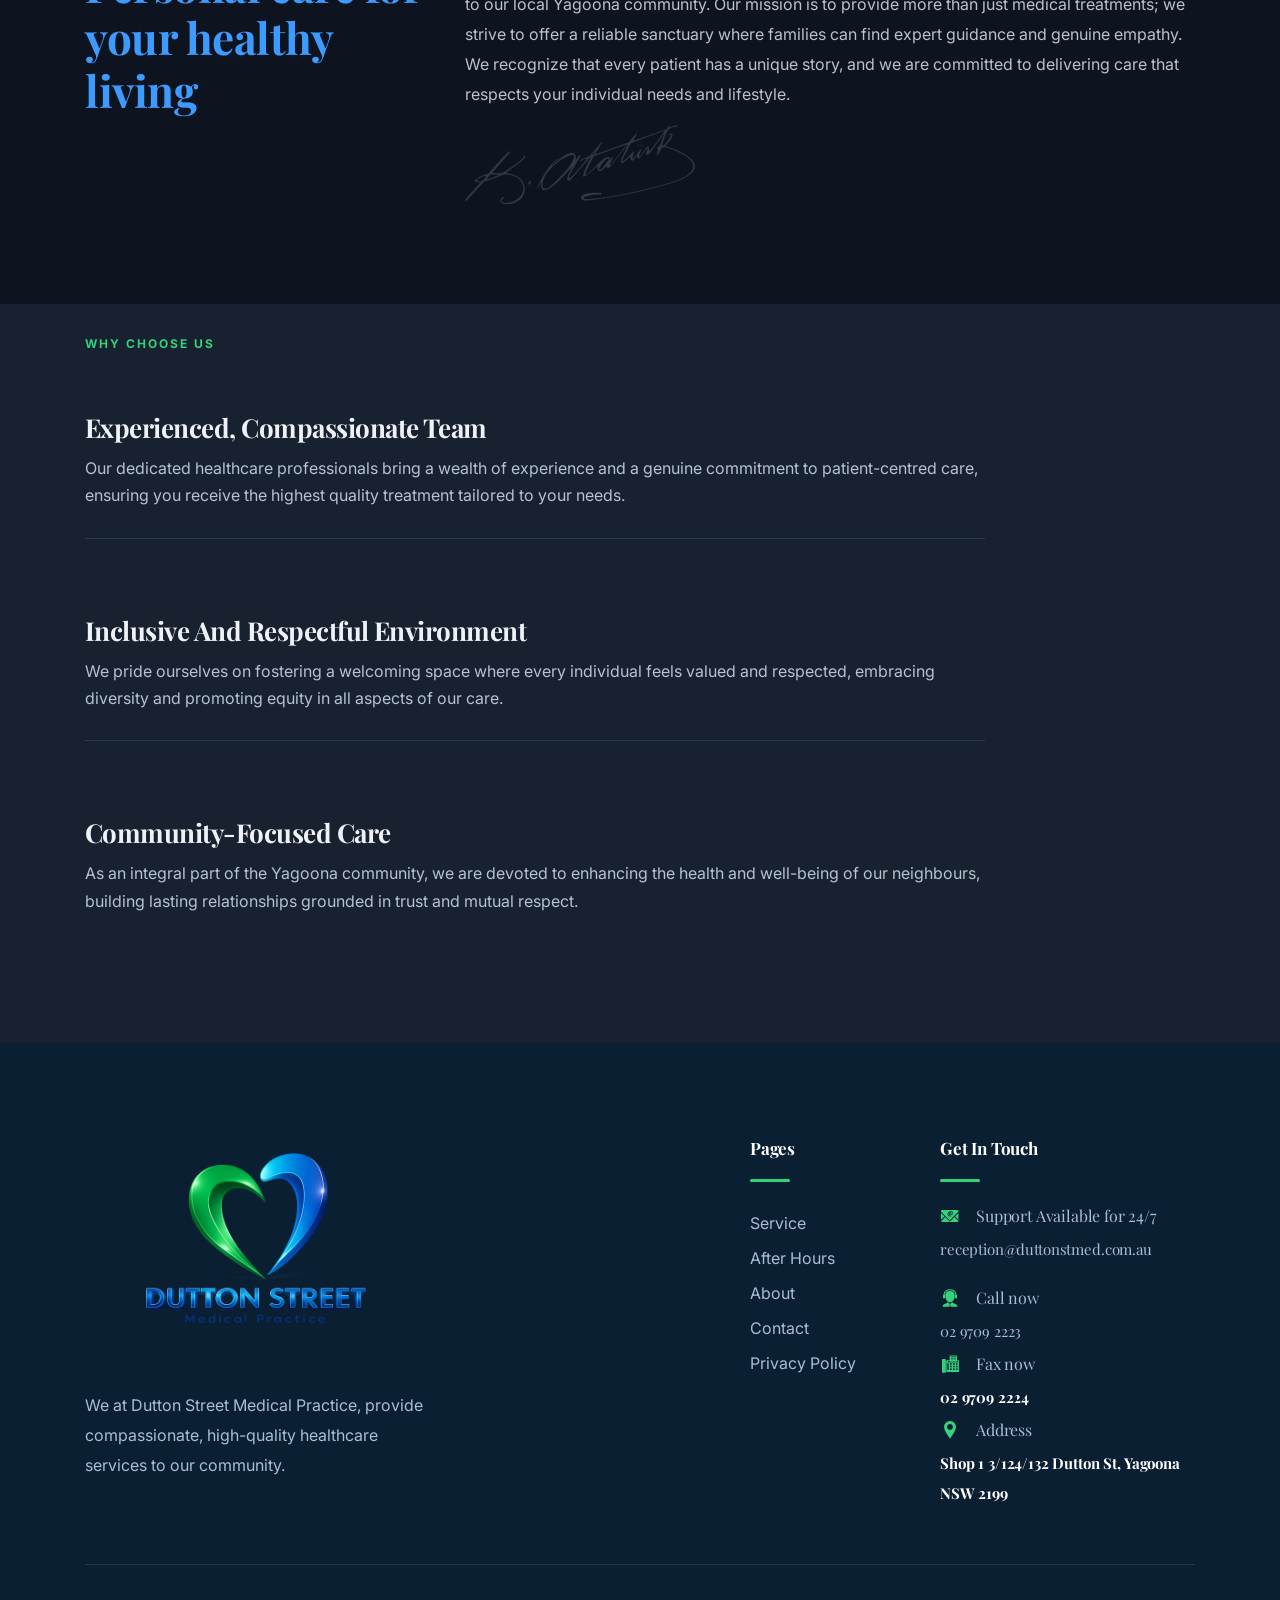
<file: about.html>
<!DOCTYPE html>
<html lang="zxx">
<head>
  <meta http-equiv="Content-Type" content="text/html; charset=UTF-8">
  <script>
(function () {
  var KEY = 'dsmp-theme-preference';
  try {
    var pref = localStorage.getItem(KEY);
    if (pref !== 'light' && pref !== 'dark' && pref !== 'auto') { pref = 'auto'; }
    var theme = pref;
    if (pref === 'auto') {
      var hour = new Date().getHours();
      theme = (hour >= 6 && hour < 18) ? 'light' : 'dark';
    }
    document.documentElement.setAttribute('data-theme', theme);
  } catch (e) {}
})();
  </script>
  <meta name="viewport" content="width=device-width, initial-scale=1">
  <script>
(function () {
  try {
    var lang = localStorage.getItem('dsmp-language');
    if (lang !== 'ar' && lang !== 'zh') { lang = 'en'; }
    document.documentElement.setAttribute('lang', lang);
    document.documentElement.setAttribute('dir', lang === 'ar' ? 'rtl' : 'ltr');
  } catch (e) {}
})();
  </script>
  <meta name="description" content="About Dutton Street Medical Practice &mdash; a patient-centred, 100% bulk billing GP clinic proudly serving the Yagoona community.">

  <title>About | Dutton Street Medical Practice</title>

  <!-- Favicon -->
  <link rel="icon" type="image/png" sizes="32x32" href="images/favicon-32.png">
  <link rel="apple-touch-icon" sizes="180x180" href="images/favicon-180.png">

  <!-- Open Graph -->
  <meta property="og:type" content="website">
  <meta property="og:site_name" content="Dutton Street Medical Practice">
  <meta property="og:title" content="About | Dutton Street Medical Practice">
  <meta property="og:description" content="A patient-centred, 100% bulk billing GP clinic proudly serving the Yagoona community.">
  <meta property="og:image" content="images/favicon-180.png">
  <meta name="twitter:card" content="summary">
  <link rel="canonical" href="https://duttonmed.com.au/about.html">

  <!-- bootstrap.min css -->
  <link rel="stylesheet" href="plugins/bootstrap/css/bootstrap.min.css">
  <!-- Icon Font Css -->
  <link rel="stylesheet" href="plugins/icofont/icofont.min.css">
  <!-- Slick Slider  CSS -->
  <link rel="stylesheet" href="plugins/slick-carousel/slick/slick.css">
  <link rel="stylesheet" href="plugins/slick-carousel/slick/slick-theme.css">
  <!-- Google Fonts -->
  <link rel="preconnect" href="https://fonts.googleapis.com">
  <link rel="preconnect" href="https://fonts.gstatic.com" crossorigin>
  <link rel="stylesheet" href="https://fonts.googleapis.com/css2?family=Inter:wght@400;500;600;700&family=Poppins:wght@500;600;700;800&display=swap">


  <!-- Main Stylesheet -->
  <link rel="stylesheet" href="css/style.css?v=1787958089">

</head>

<body id="top">

<div class="lang-disclaimer" data-i18n="lang_disclaimer">هذه الترجمة العربية آلية وقد تحتوي على أخطاء. للحصول على معلومات دقيقة، يُرجى التواصل معنا هاتفياً أو التحقق من النسخة الإنجليزية من الموقع.</div>

<header>
	<div class="header-top-bar">
		<div class="container">
			<div class="row align-items-center">
				<div class="col-lg-6">
					<ul class="top-bar-info list-inline-item pl-0 mb-0">
						<li class="list-inline-item"><a href="mailto:reception@duttonstmed.com.au"><i class="icofont-support-faq mr-2"></i><span data-i18n="contact_email">reception@duttonstmed.com.au</span></a></li>
						<li class="list-inline-item"><i class="icofont-location-pin mr-2"></i><span data-i18n="topbar_address_label">Address : </span><span data-i18n="contact_address">Shop 1 3/124/132 Dutton St, Yagoona NSW 2199</span></li>
					</ul>
				</div>
				<div class="col-lg-6">
					<div class="text-lg-right top-right-bar mt-2 mt-lg-0">
						<a href="tel:+61297092223">
								<span data-i18n="topbar_call_now">Call Now : </span>
								<span class="h4" data-i18n="contact_phone">(02) 9709 2223 </span>
							</a>
					</div>
				</div>
			</div>
		</div>
	</div>
	<nav class="navbar navbar-expand-xl navigation" id="navbar">
  <div class="container">
    <a class="navbar-brand" href="index.html" style="display: flex; align-items: center;">
      
      <img src="images/DSLogo.svg" alt="Dutton Street Medical Practice logo" class="img-fluid" style="height:80px;">
      
      <h1 style="margin-left: 0px; margin-bottom: 0; font-size: 22px;">
       <span style="color: var(--primary);">Dutton Street</span> <span style="color: var(--accent);">Medical Practice</span>
      </h1>

    </a>
  

		  	<button class="navbar-toggler collapsed" type="button" data-toggle="collapse" data-target="#navbarmain" aria-controls="navbarmain" aria-expanded="false" aria-label="Toggle navigation">
			<span class="icofont-navigation-menu"></span>
		  </button>
	  
		  <div class="collapse navbar-collapse" id="navbarmain">
				<ul class="navbar-nav ml-auto">
  <li class="nav-item">
    <a class="nav-link" href="index.html"><span data-i18n="nav_home">Home</span></a>
  </li>
  <li class="nav-item "> <a class="nav-link" href="service.html"><span data-i18n="nav_services">Services</span></a>
  </li>
  <li class="nav-item"><a class="nav-link" href="ourmission.html"><span data-i18n="nav_mission">Our Mission</span></a></li>
  <li class="nav-item active"><a class="nav-link" href="about.html"><span data-i18n="nav_about">About</span></a></li>
  <li class="nav-item"><a class="nav-link" href="contact.html"><span data-i18n="nav_contact">Contact</span></a></li>
  <li class="nav-item"><a class="nav-link" href="afterhours.html"><span data-i18n="nav_afterhours">After Hours</span></a></li>
</ul>
		<div class="btn-container ml-lg-3">
						<a href="#" data-toggle="modal" data-target="#bookingModal" class="btn btn-main-2 btn-icon btn-round-full"><span data-i18n="nav_book_appointment">Book Appointment</span><i class="icofont-simple-right ml-1  "></i></a>
					<div class="theme-toggle" id="theme-toggle">
						<button type="button" class="theme-toggle-btn" id="theme-toggle-btn" aria-haspopup="true" aria-expanded="false" aria-label="Change theme">
							<i class="theme-toggle-icon icofont-sun" data-theme-icon aria-hidden="true"></i>
						</button>
						<div class="theme-toggle-menu" id="theme-toggle-menu" role="menu">
							<button type="button" class="theme-toggle-option" data-theme-option="auto" role="menuitemradio" aria-checked="false">
								<i class="icofont-settings" aria-hidden="true"></i> <span data-i18n="theme_auto">Auto</span>
							</button>
							<button type="button" class="theme-toggle-option" data-theme-option="light" role="menuitemradio" aria-checked="false">
								<i class="icofont-sun" aria-hidden="true"></i> <span data-i18n="theme_light">Light</span>
							</button>
							<button type="button" class="theme-toggle-option" data-theme-option="dark" role="menuitemradio" aria-checked="false">
								<i class="icofont-moon" aria-hidden="true"></i> <span data-i18n="theme_dark">Dark</span>
							</button>
						</div>
					</div>
					<div class="lang-toggle" id="lang-toggle">
						<button type="button" class="lang-toggle-btn" id="lang-toggle-btn" aria-haspopup="true" aria-expanded="false" aria-label="Change language">
							<i class="icofont-globe" aria-hidden="true"></i>
							<span data-lang-label>EN</span>
						</button>
						<div class="lang-toggle-menu" id="lang-toggle-menu" role="menu">
							<button type="button" class="lang-toggle-option" data-lang-option="en" role="menuitemradio" aria-checked="true">
								<span data-i18n="lang_english">English</span>
							</button>
							<button type="button" class="lang-toggle-option" data-lang-option="ar" role="menuitemradio" aria-checked="false">
								العربية
							</button>
							<button type="button" class="lang-toggle-option" data-lang-option="zh" role="menuitemradio" aria-checked="false">
								中文
							</button>
						</div>
					</div>
					</div>
		  </div>
		</div>
	</nav>
</header>

<section class="page-title bg-1">
  <div class="overlay"></div>
  <div class="container">
    <div class="row">
      <div class="col-md-12">
        <div class="block text-center">
          
          <h1 class="text-capitalize mb-5 text-lg" data-i18n="about_page_title">About Us</h1>

          <!-- <ul class="list-inline breadcumb-nav">
            <li class="list-inline-item"><a href="index.html" class="text-white">Home</a></li>
            <li class="list-inline-item"><span class="text-white">/</span></li>
            <li class="list-inline-item"><a href="#" class="text-white-50">About Us</a></li>
          </ul> -->
        </div>
      </div>
    </div>
  </div>
</section>
	


<section class="section about-ums">
    <div class="container">
        <div class="row align-items-stretch about-ums-card">
            <div class="col-lg-6 p-0">
                <div class="about-ums-img-container">
                    <img loading="lazy" src="images/about/about-2.jpg" alt="Doctor consulting with a patient" class="img-fluid about-ums-img">
                </div>
            </div>

            <div class="col-lg-6">
                <div class="about-ums-content">
                    <span class="text-uppercase about-ums-subtitle" data-i18n="about_welcome_label">Welcome to Dutton Street Medical Practice</span>
                    <h2 class="about-ums-title mb-4" data-i18n="about_page_title">About Us</h2>

                    <div class="about-ums-text">
                        <p data-i18n="about_ums_p1">Dutton Street Medical Practice is your trusted local healthcare provider, proudly serving the Yagoona community with compassionate, high-quality medical care. We are a patient-centred clinic committed to delivering personalised healthcare in a warm, respectful, and professional environment.</p>

                        <p data-i18n="about_ums_p2">Located in the heart of Yagoona, our practice offers a comprehensive range of services designed to support individuals and families at every stage of life. Our experienced team of general practitioners, nurses, and support staff work together to ensure every patient receives the attention and care they deserve.</p>

                        <p data-i18n="about_ums_p3">At Dutton Street Medical Practice, we believe in building long-term relationships with our patients based on trust, empathy, and excellence in clinical care. Your health is our priority, today and always.</p>
                    </div>

                    <div class="about-ums-buttons mt-4">
                        <a href="privacy-policy.html" class="btn about-ums-btn">
                            <i class="icofont-shield-alt mr-2"></i> <span data-i18n="footer_privacy">PRIVACY POLICY</span>
                        </a>
                    </div>
                </div>
            </div>
        </div>
    </div>
</section>

<section class="section about-page">
	<div class="container">
		<div class="row">
			<div class="col-lg-4">
				<h2 class="title-color" data-i18n="about_page2_heading">Personal care for your healthy living</h2>
			</div>
			<div class="col-lg-8">
				<p data-i18n="about_page2_text">At Dutton Street Medical Centre, we believe that quality healthcare starts with a strong connection to our local Yagoona community. Our mission is to provide more than just medical treatments; we strive to offer a reliable sanctuary where families can find expert guidance and genuine empathy. We recognize that every patient has a unique story, and we are committed to delivering care that respects your individual needs and lifestyle.</p>
				<img loading="lazy" src="images/about/sign.png" alt="" class="img-fluid">
			</div>
		</div>
	</div>
</section>


<section class="section choose-ums">
    <div class="container">
        <div class="row">
            <div class="col-lg-12">
                <div class="choose-ums-content">
                    <span class="text-uppercase choose-ums-subtitle" data-i18n="choose_label">Why Choose Us</span>

                    <div class="choose-ums-item mb-5">
                        <h2 class="choose-ums-title" data-i18n="choose1_title">Experienced, Compassionate Team</h2>
                        <p class="choose-ums-text" data-i18n="choose1_text">Our dedicated healthcare professionals bring a wealth of experience and a genuine commitment to patient-centred care, ensuring you receive the highest quality treatment tailored to your needs.</p>
                    </div>

                    <div class="choose-ums-item mb-5">
                        <h2 class="choose-ums-title" data-i18n="choose2_title">Inclusive And Respectful Environment</h2>
                        <p class="choose-ums-text" data-i18n="choose2_text">We pride ourselves on fostering a welcoming space where every individual feels valued and respected, embracing diversity and promoting equity in all aspects of our care.</p>
                    </div>

                    <div class="choose-ums-item">
                        <h2 class="choose-ums-title" data-i18n="choose3_title">Community-Focused Care</h2>
                        <p class="choose-ums-text" data-i18n="choose3_text">As an integral part of the Yagoona community, we are devoted to enhancing the health and well-being of our neighbours, building lasting relationships grounded in trust and mutual respect.</p>
                    </div>
                </div>
            </div>
        </div>
    </div>
</section>

<!-- footer Start -->
<footer class="footer section gray-bg">
	<div class="container">
		<div class="row">
			<div class="col-lg-4 mr-auto col-sm-6">
				<div class="widget mb-5 mb-lg-0">
					<div class="logo mb-4">
						<img loading="lazy" src="images/DSLogo.svg" alt="Dutton Street Medical Practice logo" class="img-fluid">
					</div>
					<p data-i18n="footer_tagline">We at Dutton Street Medical Practice, provide compassionate, high-quality healthcare services to our community.</p>
<!--
					<ul class="list-inline footer-socials mt-4">
						<li class="list-inline-item"><a href="https://www.facebook.com/themefisher"><i class="icofont-facebook"></i></a></li>
						<li class="list-inline-item"><a href="https://twitter.com/themefisher"><i class="icofont-twitter"></i></a></li>
						<li class="list-inline-item"><a href="https://www.pinterest.com/themefisher/"><i class="icofont-linkedin"></i></a></li>
					</ul>
					-->
				</div>
			</div>

			<div class="col-lg-2 col-md-6 col-sm-6">
				<div class="widget mb-5 mb-lg-0">
					<h4 class="text-capitalize mb-3" data-i18n="footer_pages_heading">Pages</h4>
					<div class="divider mb-4"></div>

					<ul class="list-unstyled footer-menu lh-35">
						<li><a href="service.html"><span data-i18n="footer_nav_service">Service </span></a></li>
						<li><a href="afterhours.html"><span data-i18n="nav_afterhours">After Hours</span></a></li>
						<li><a href="about.html"><span data-i18n="nav_about">About</span></a></li>
						<li><a href="contact.html"><span data-i18n="nav_contact">Contact</span></a></li>
						<li><a href="privacy-policy.html"><span data-i18n="footer_privacy">Privacy Policy</span></a></li>

					</ul>
				</div>
			</div>

			

			<div class="col-lg-3 col-md-6 col-sm-6">
				<div class="widget widget-contact mb-5 mb-lg-0">
					<h4 class="text-capitalize mb-3" data-i18n="footer_get_in_touch">Get in Touch</h4>
					<div class="divider mb-4"></div>
					<div class="footer-contact-block mb-4">
						<div class="icon d-flex align-items-center">
							<i class="icofont-email mr-3"></i>
							<span class="h6 mb-0" data-i18n="footer_support_247">Support Available for 24/7</span>
						</div>
						<h4 class="mt-2"><a href="mailto:reception@duttonstmed.com.au"><span data-i18n="contact_email">reception@duttonstmed.com.au</span></a></h4>
					</div>

					<div class="footer-contact-block">
						<div class="icon d-flex align-items-center">
							<i class="icofont-support mr-3"></i>
							<span class="h6 mb-0" data-i18n="footer_call_now">Call now</span>
						</div>
						<h4 class="mt-2"><a href="tel:+61297092223"><span data-i18n="contact_phone">02 9709 2223</span></a></h4>
					</div>
						<div class="footer-contact-block">
						<div class="icon d-flex align-items-center">
							<i class="icofont-fax mr-3"></i>
							<span class="h6 mb-0" data-i18n="footer_fax_now">Fax now</span>
						</div>
						<h4 class="mt-2" data-i18n="contact_fax">02 9709 2224</h4>
					</div>

						<div class="footer-contact-block">
						<div class="icon d-flex align-items-center">
							<i class="icofont-location-pin mr-3"></i>
							<span class="h6 mb-0" data-i18n="footer_address_label">Address </span>
						</div>
						<h4 class="mt-2" data-i18n="contact_address">Shop 1 3/124/132 Dutton St, Yagoona NSW 2199</h4>
					</div>
				</div>
			</div>
		</div>
		
		<div class="footer-btm py-4 mt-5">
			<div class="row align-items-center justify-content-between">
				<div class="col-lg-6">
					
				</div>
				<div class="col-lg-6">
					<div class="subscribe-form text-lg-right mt-5 mt-lg-0">
					
					</div>
				</div>
			</div>

			<div class="row">
				<div class="col-lg-4">
					<a class="backtop js-scroll-trigger" href="#top">
						<i class="icofont-long-arrow-up"></i>
					</a>
				</div>
			</div>
		</div>
	</div>
</footer>

<!-- Booking method modal: HotDoc or HealthEngine -->
<div class="modal fade" id="bookingModal" tabindex="-1" role="dialog" aria-labelledby="bookingModalLabel" aria-hidden="true">
  <div class="modal-dialog modal-dialog-centered" role="document">
    <div class="modal-content booking-modal-content">
      <div class="modal-header">
        <h5 class="modal-title" id="bookingModalLabel" data-i18n="modal_title">Book an Appointment</h5>
        <button type="button" class="close" data-dismiss="modal" aria-label="Close">
          <span aria-hidden="true">&times;</span>
        </button>
      </div>
      <div class="modal-body">
        <p class="mb-4" data-i18n="modal_intro">Choose how you'd like to book online:</p>
        <div class="booking-modal-options">
          <a href="https://www.hotdoc.com.au/medical-centres/yagoona-NSW-2199/dutton-street-medical-centre/doctors" target="_blank" rel="noopener" class="booking-modal-option">
            <span class="booking-method-icon"><i class="icofont-calendar"></i></span>
            <span>
              <span class="booking-method-title" data-i18n="modal_hotdoc_title">Book via HotDoc</span>
              <span class="booking-method-sub">hotdoc.com.au</span>
            </span>
            <i class="icofont-simple-right ml-auto"></i>
          </a>
          <a href="https://healthengine.com.au/medical-centre/nsw/yagoona/dutton-street-medical-centre/s62282" target="_blank" rel="noopener" class="booking-modal-option">
            <span class="booking-method-icon"><i class="icofont-calendar"></i></span>
            <span>
              <span class="booking-method-title" data-i18n="modal_healthengine_title">Book via HealthEngine</span>
              <span class="booking-method-sub">healthengine.com.au</span>
            </span>
            <i class="icofont-simple-right ml-auto"></i>
          </a>
        </div>
      </div>
    </div>
  </div>
</div>


   

    <!-- 
    Essential Scripts
    =====================================-->

    
    <!-- Main jQuery -->
    <script src="plugins/jquery/jquery.js"></script>
    <!-- Bootstrap 4.3.2 -->
    <script src="plugins/bootstrap/js/popper.js"></script>
    <script src="plugins/bootstrap/js/bootstrap.min.js"></script>
    <!-- Slick Slider -->
    <script src="plugins/slick-carousel/slick/slick.min.js"></script>
    <!-- Counterup -->
    <script src="plugins/counterup/jquery.waypoints.min.js"></script>
    
    <script src="plugins/counterup/jquery.counterup.min.js"></script>

    <script src="js/script.js"></script>
    <script src="js/contact.js"></script>
    <script src="js/theme.js"></script>
    <script src="js/i18n-ar.js"></script>
    <script src="js/i18n-zh.js"></script>
    <script src="js/i18n.js"></script>

  </body>
  </html>
</file>
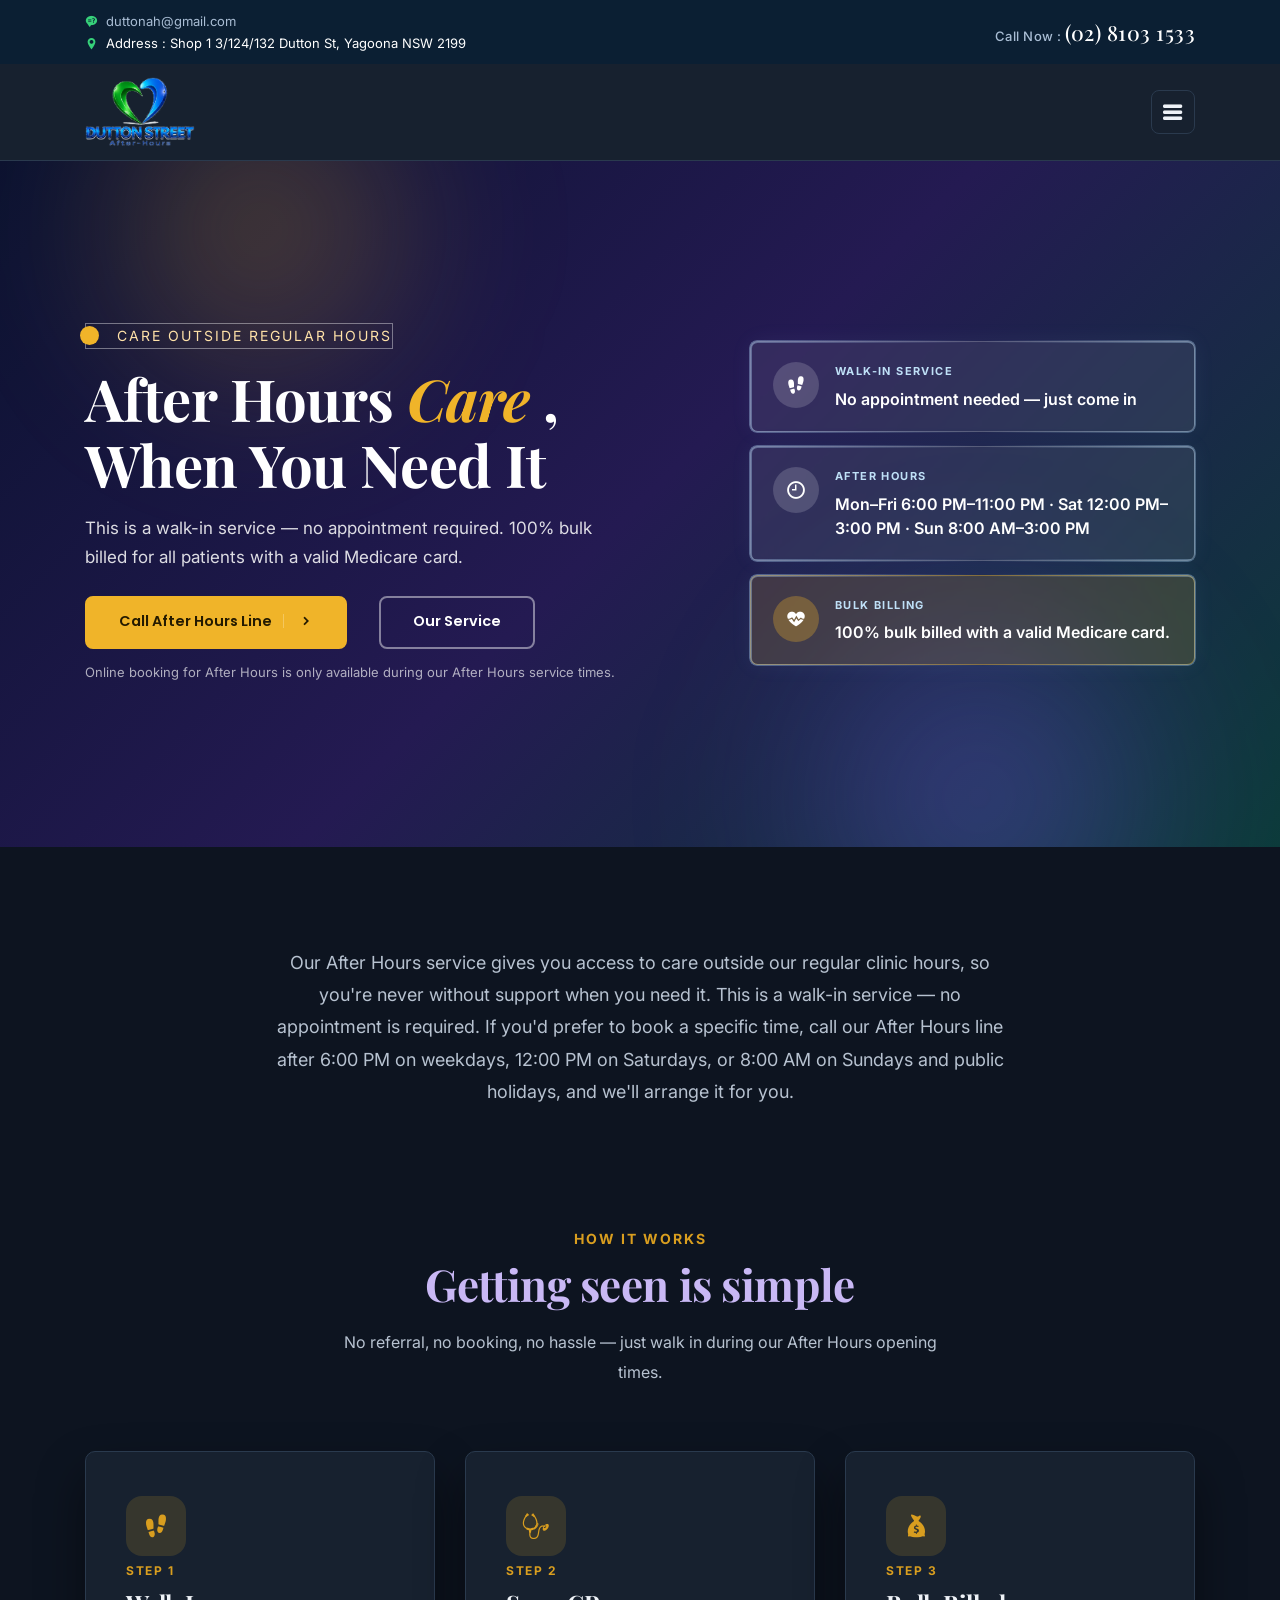
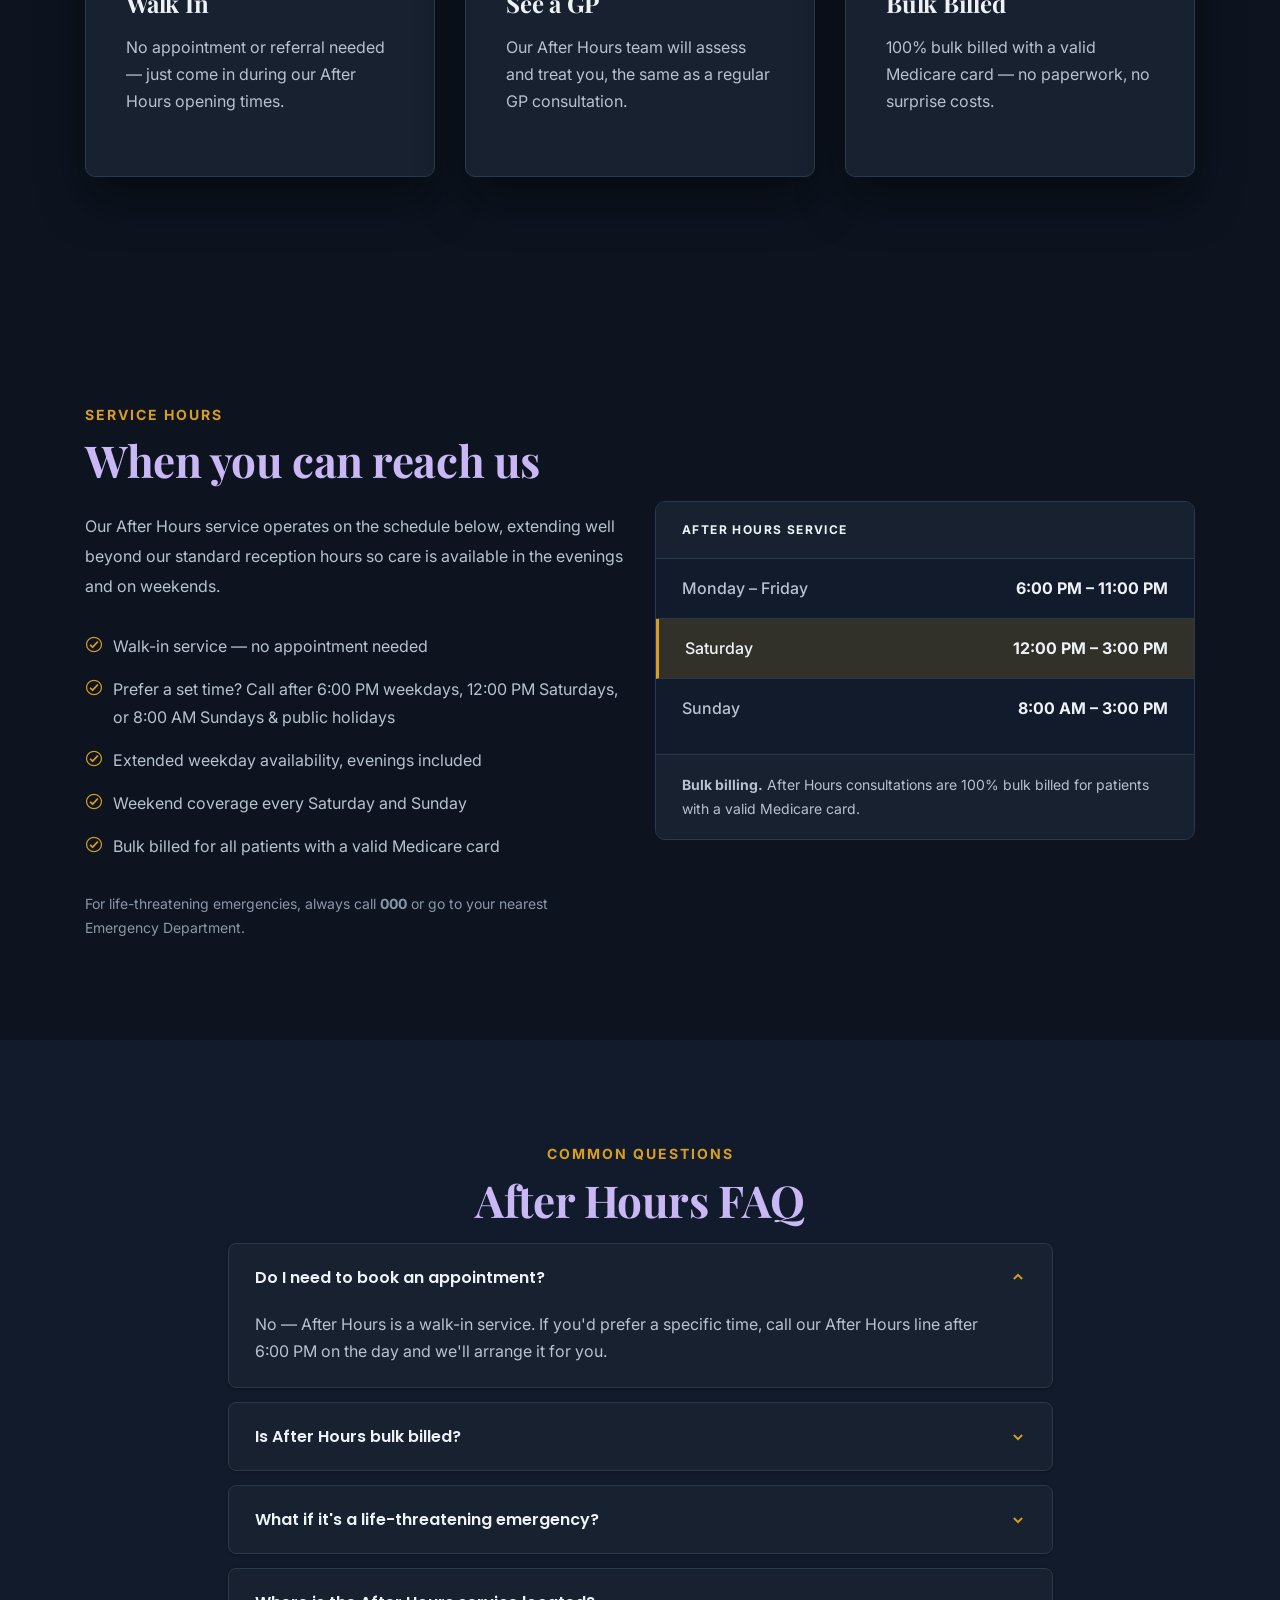
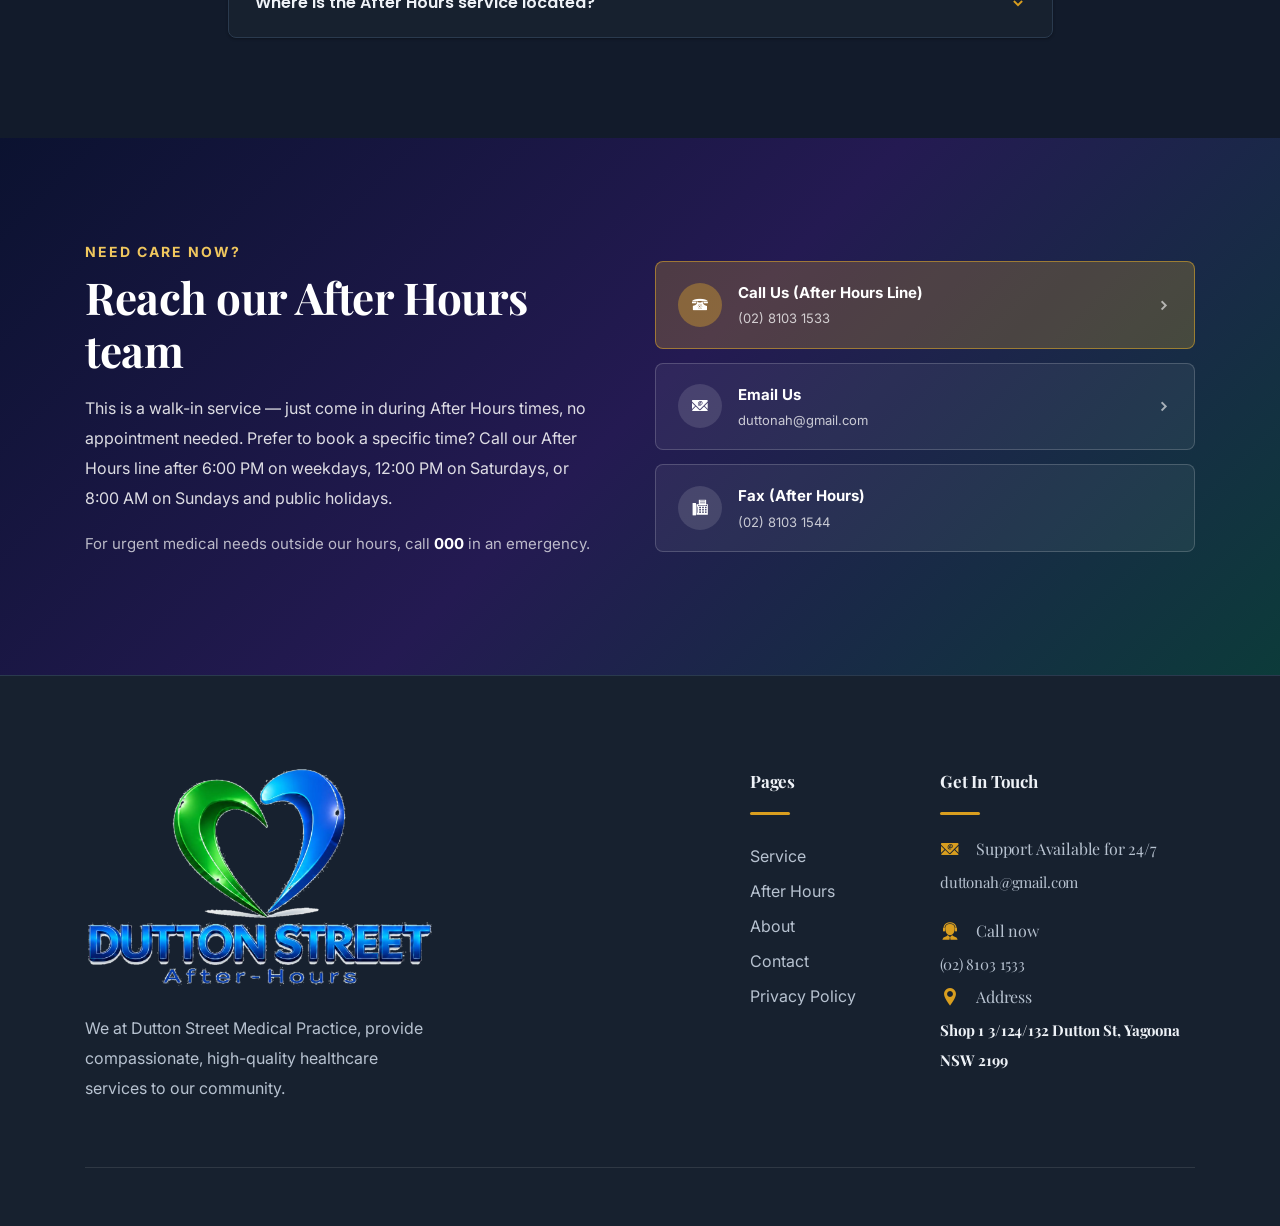
<file: afterhours.html>
<!DOCTYPE html>
<html lang="zxx">
<head>
  <meta http-equiv="Content-Type" content="text/html; charset=UTF-8">
  <script>
(function () {
  var KEY = 'dsmp-theme-preference';
  try {
    var pref = localStorage.getItem(KEY);
    if (pref !== 'light' && pref !== 'dark' && pref !== 'auto') { pref = 'auto'; }
    var theme = pref;
    if (pref === 'auto') {
      var hour = new Date().getHours();
      theme = (hour >= 6 && hour < 18) ? 'light' : 'dark';
    }
    document.documentElement.setAttribute('data-theme', theme);
  } catch (e) {}
})();
  </script>
  <meta name="viewport" content="width=device-width, initial-scale=1">
  <script>
(function () {
  try {
    var lang = localStorage.getItem('dsmp-language');
    if (lang !== 'ar' && lang !== 'zh') { lang = 'en'; }
    document.documentElement.setAttribute('lang', lang);
    document.documentElement.setAttribute('dir', lang === 'ar' ? 'rtl' : 'ltr');
  } catch (e) {}
})();
  </script>
  <meta name="description" content="After Hours service at Dutton Street Medical Practice, Yagoona &mdash; care available outside our regular operating hours.">

  <title>After Hours | Dutton Street Medical Practice</title>

  <!-- Favicon -->
  <link rel="icon" type="image/png" sizes="32x32" href="images/favicon-32.png">
  <link rel="apple-touch-icon" sizes="180x180" href="images/favicon-180.png">

  <!-- Open Graph -->
  <meta property="og:type" content="website">
  <meta property="og:site_name" content="Dutton Street Medical Practice">
  <meta property="og:title" content="After Hours | Dutton Street Medical Practice">
  <meta property="og:description" content="Care available outside our regular operating hours.">
  <meta property="og:image" content="images/favicon-180.png">
  <meta name="twitter:card" content="summary">
  <link rel="canonical" href="https://duttonmed.com.au/afterhours.html">

  <!-- bootstrap.min css -->
  <link rel="stylesheet" href="plugins/bootstrap/css/bootstrap.min.css">
  <!-- Icon Font Css -->
  <link rel="stylesheet" href="plugins/icofont/icofont.min.css">
  <!-- Slick Slider  CSS -->
  <link rel="stylesheet" href="plugins/slick-carousel/slick/slick.css">
  <link rel="stylesheet" href="plugins/slick-carousel/slick/slick-theme.css">
  <!-- Google Fonts -->
  <link rel="preconnect" href="https://fonts.googleapis.com">
  <link rel="preconnect" href="https://fonts.gstatic.com" crossorigin>
  <link rel="stylesheet" href="https://fonts.googleapis.com/css2?family=Inter:wght@400;500;600;700&family=Poppins:wght@500;600;700;800&display=swap">


  <!-- Main Stylesheet -->
  <link rel="stylesheet" href="css/style.css?v=1787958089">

</head>

<body id="top" class="afterhours-theme">

<div class="lang-disclaimer" data-i18n="lang_disclaimer">هذه الترجمة العربية آلية وقد تحتوي على أخطاء. للحصول على معلومات دقيقة، يُرجى التواصل معنا هاتفياً أو التحقق من النسخة الإنجليزية من الموقع.</div>

<header>
	<div class="header-top-bar">
		<div class="container">
			<div class="row align-items-center">
				<div class="col-lg-6">
					<ul class="top-bar-info list-inline-item pl-0 mb-0">
						<li class="list-inline-item"><a href="mailto:duttonah@gmail.com"><i class="icofont-support-faq mr-2"></i><span data-i18n="ah_email">duttonah@gmail.com</span></a></li>
						<li class="list-inline-item"><i class="icofont-location-pin mr-2"></i><span data-i18n="topbar_address_label">Address : </span><span data-i18n="contact_address">Shop 1 3/124/132 Dutton St, Yagoona NSW 2199</span></li>
					</ul>
				</div>
				<div class="col-lg-6">
					<div class="text-lg-right top-right-bar mt-2 mt-lg-0">
						<a href="tel:+61281031533">
								<span data-i18n="topbar_call_now">Call Now : </span>
								<span class="h4" data-i18n="afterhours_phone">(02) 8103 1533</span>
							</a>
					</div>
				</div>
			</div>
		</div>
	</div>
	<nav class="navbar navbar-expand-xl navigation" id="navbar">
  <div class="container">
    <a class="navbar-brand" href="#top" style="display: flex; align-items: center;">

      <img src="images/afterhours-logo.png" alt="Dutton Street After-Hours logo" class="img-fluid" style="height:80px;">

    </a>


		  	<button class="navbar-toggler collapsed" type="button" data-toggle="collapse" data-target="#navbarmain" aria-controls="navbarmain" aria-expanded="false" aria-label="Toggle navigation">
			<span class="icofont-navigation-menu"></span>
		  </button>

		  <div class="collapse navbar-collapse" id="navbarmain">
			<ul class="navbar-nav ml-auto">
  <li class="nav-item active">
    <a class="nav-link" href="#top" data-i18n="nav_home">Home</a>
  </li>
  <li class="nav-item"><a class="nav-link" href="#our-service" data-i18n="ah_nav_service">Our Service</a></li>
  <li class="nav-item"><a class="nav-link" href="#contact" data-i18n="nav_contact">Contact</a></li>
</ul>
		<div class="btn-container ml-lg-3">
					<div class="theme-toggle" id="theme-toggle">
						<button type="button" class="theme-toggle-btn" id="theme-toggle-btn" aria-haspopup="true" aria-expanded="false" aria-label="Change theme">
							<i class="theme-toggle-icon icofont-sun" data-theme-icon aria-hidden="true"></i>
						</button>
						<div class="theme-toggle-menu" id="theme-toggle-menu" role="menu">
							<button type="button" class="theme-toggle-option" data-theme-option="auto" role="menuitemradio" aria-checked="false">
								<i class="icofont-settings" aria-hidden="true"></i> <span data-i18n="theme_auto">Auto</span>
							</button>
							<button type="button" class="theme-toggle-option" data-theme-option="light" role="menuitemradio" aria-checked="false">
								<i class="icofont-sun" aria-hidden="true"></i> <span data-i18n="theme_light">Light</span>
							</button>
							<button type="button" class="theme-toggle-option" data-theme-option="dark" role="menuitemradio" aria-checked="false">
								<i class="icofont-moon" aria-hidden="true"></i> <span data-i18n="theme_dark">Dark</span>
							</button>
						</div>
					</div>
					<div class="lang-toggle" id="lang-toggle">
						<button type="button" class="lang-toggle-btn" id="lang-toggle-btn" aria-haspopup="true" aria-expanded="false" aria-label="Change language">
							<i class="icofont-globe" aria-hidden="true"></i>
							<span data-lang-label>EN</span>
						</button>
						<div class="lang-toggle-menu" id="lang-toggle-menu" role="menu">
							<button type="button" class="lang-toggle-option" data-lang-option="en" role="menuitemradio" aria-checked="true">
								<span data-i18n="lang_english">English</span>
							</button>
							<button type="button" class="lang-toggle-option" data-lang-option="ar" role="menuitemradio" aria-checked="false">
								العربية
							</button>
							<button type="button" class="lang-toggle-option" data-lang-option="zh" role="menuitemradio" aria-checked="false">
								中文
							</button>
						</div>
					</div>
		</div>
		  </div>
		</div>
	</nav>
</header>

<section class="afterhours-hero">
  <span class="glow glow-a" aria-hidden="true"></span>
  <span class="glow glow-b" aria-hidden="true"></span>
  <div class="container">
    <div class="row align-items-center">
      <div class="col-lg-7 col-md-12 col-xl-7">
        <div class="block">
          <span class="text-uppercase text-sm letter-spacing"><span class="afterhours-pulse-dot"></span>&nbsp;<span data-i18n="ah_hero_badge">Care Outside Regular Hours</span></span>
          <h1 class="mb-3 mt-3" style="font-weight: bold;">
    <span style="color: #fff;" data-i18n="ah_hero_h1_1">After Hours</span>
    <em style="color: #f0b429; font-style: italic;" data-i18n="ah_hero_h1_2"> Care</em>
	<span style="color: #fff;" data-i18n="ah_hero_h1_3">, When You Need It</span>
</h1>
          <p class="mb-4 hero-subtext" data-i18n="ah_hero_subtext">This is a walk-in service &mdash; no appointment required. 100% bulk billed for all patients with a valid Medicare card.</p>
          <div class="btn-container hero-btn-group">
            <a href="tel:+61281031533" class="btn btn-amber btn-icon btn-round-full"><span data-i18n="ah_hero_call_btn">Call After Hours Line</span> <i class="icofont-simple-right ml-2"></i></a>
            <a href="https://www.hotdoc.com.au/medical-centres/yagoona-NSW-2199/dutton-street-after-hours/doctors" target="_blank" rel="noopener" class="btn btn-solid-border btn-round-full ml-3" id="ah-book-online-btn" hidden><i class="icofont-calendar mr-2"></i><span data-i18n="ah_book_online_btn">Book Online</span></a>
            <a href="#our-service" class="btn btn-solid-border btn-round-full ml-3" data-i18n="ah_nav_service">Our Service</a>
          </div>
          <p class="mt-2 mb-0" style="font-size: 13px; color: rgba(255,255,255,0.65);" data-i18n="ah_book_online_note">Online booking for After Hours is only available during our After Hours service times.</p>
        </div>
      </div>
      <div class="col-lg-5 col-md-12 col-xl-5 d-none d-lg-block">
        <div class="hero-info-stack">
          <div class="hero-info-card">
            <span class="hero-info-icon"><i class="icofont-foot-print"></i></span>
            <div class="hero-info-text">
              <span class="hero-info-label" data-i18n="ah_card_walkin_label">Walk-in Service</span>
              <div class="hero-info-value" data-i18n="ah_card_walkin_value">No appointment needed &mdash; just come in</div>
            </div>
          </div>
          <div class="hero-info-card">
            <span class="hero-info-icon"><i class="icofont-clock-time"></i></span>
            <div class="hero-info-text">
              <span class="hero-info-label" data-i18n="nav_afterhours">After Hours</span>
              <div class="hero-info-value"><span data-i18n="day_monday_friday">Mon&ndash;Fri</span> <span data-i18n="afterhours_weekday">6:00 PM&ndash;11:00 PM</span> &middot; <span data-i18n="day_saturday">Sat</span> <span data-i18n="afterhours_saturday">12:00 PM&ndash;3:00 PM</span> &middot; <span data-i18n="day_sunday">Sun</span> <span data-i18n="afterhours_sunday">8:00 AM&ndash;3:00 PM</span></div>
            </div>
          </div>
          <div class="hero-info-card is-amber">
            <span class="hero-info-icon"><i class="icofont-heart-beat"></i></span>
            <div class="hero-info-text">
              <span class="hero-info-label" data-i18n="hero_card_billing_label">Bulk Billing</span>
              <div class="hero-info-value" data-i18n="hero_card_billing_value2">100% bulk billed with a valid Medicare card.</div>
            </div>
          </div>
        </div>
      </div>
    </div>
  </div>
</section>

<section class="section pb-0">
  <div class="container">
    <div class="row justify-content-center">
      <div class="col-lg-8 text-center">
        <p style="font-size: 18px; line-height: 1.8;" data-i18n="ah_intro">Our After Hours service gives you access to care outside our regular clinic hours, so you're never without support when you need it. This is a walk-in service &mdash; no appointment is required. If you'd prefer to book a specific time, call our After Hours line after 6:00&nbsp;PM on weekdays, 12:00&nbsp;PM on Saturdays, or 8:00&nbsp;AM on Sundays and public holidays, and we'll arrange it for you.</p>
      </div>
    </div>
  </div>
</section>

<section class="section">
  <div class="container">
    <div class="row justify-content-center">
      <div class="col-lg-7 text-center">
        <span class="text-uppercase text-sm letter-spacing d-inline-block mb-2" style="color: #d99e1f; font-weight: 700;" data-i18n="ah_how_label">How It Works</span>
        <h2 class="title-color mb-3" data-i18n="ah_how_heading">Getting seen is simple</h2>
        <p data-i18n="ah_how_intro">No referral, no booking, no hassle &mdash; just walk in during our After Hours opening times.</p>
      </div>
    </div>
    <div class="row mt-5">
      <div class="col-lg-4 col-md-6 mb-4">
        <div class="info-card h-100">
          <div class="info-icon-box"><i class="icofont-foot-print"></i></div>
          <span class="info-subtitle" data-i18n="ah_step1_label">Step 1</span>
          <h3 class="info-title" data-i18n="ah_step1_title">Walk In</h3>
          <p class="info-text" data-i18n="ah_step1_text">No appointment or referral needed &mdash; just come in during our After Hours opening times.</p>
        </div>
      </div>
      <div class="col-lg-4 col-md-6 mb-4">
        <div class="info-card h-100">
          <div class="info-icon-box"><i class="icofont-stethoscope-alt"></i></div>
          <span class="info-subtitle" data-i18n="ah_step2_label">Step 2</span>
          <h3 class="info-title" data-i18n="ah_step2_title">See a GP</h3>
          <p class="info-text" data-i18n="ah_step2_text">Our After Hours team will assess and treat you, the same as a regular GP consultation.</p>
        </div>
      </div>
      <div class="col-lg-4 col-md-6 mb-4">
        <div class="info-card h-100">
          <div class="info-icon-box"><i class="icofont-money-bag"></i></div>
          <span class="info-subtitle" data-i18n="ah_step3_label">Step 3</span>
          <h3 class="info-title" data-i18n="ah_step3_title">Bulk Billed</h3>
          <p class="info-text" data-i18n="ah_step3_text">100% bulk billed with a valid Medicare card &mdash; no paperwork, no surprise costs.</p>
        </div>
      </div>
    </div>
  </div>
</section>

<section class="section" id="our-service">
  <div class="container">
    <div class="row align-items-center">
      <div class="col-lg-6">
        <span class="text-uppercase text-sm letter-spacing d-inline-block mb-2" style="color: #d99e1f; font-weight: 700;" data-i18n="ah_hours_label">Service Hours</span>
        <h2 class="title-color mb-4" data-i18n="ah_hours_heading">When you can reach us</h2>
        <p class="mb-4" data-i18n="ah_hours_intro">Our After Hours service operates on the schedule below, extending well beyond our standard reception hours so care is available in the evenings and on weekends.</p>
        <ul class="list-unstyled about-check-list mb-4">
          <li><i class="icofont-check-circled"></i><span data-i18n="ah_check1">Walk-in service &mdash; no appointment needed</span></li>
          <li><i class="icofont-check-circled"></i><span data-i18n="ah_check2">Prefer a set time? Call after 6:00&nbsp;PM weekdays, 12:00&nbsp;PM Saturdays, or 8:00&nbsp;AM Sundays &amp; public holidays</span></li>
          <li><i class="icofont-check-circled"></i><span data-i18n="ah_check3">Extended weekday availability, evenings included</span></li>
          <li><i class="icofont-check-circled"></i><span data-i18n="ah_check4">Weekend coverage every Saturday and Sunday</span></li>
          <li><i class="icofont-check-circled"></i><span data-i18n="ah_check5">Bulk billed for all patients with a valid Medicare card</span></li>
        </ul>
        <p class="enquiry-disclaimer mb-0" data-i18n="ah_emergency_note">For life-threatening emergencies, always call <strong>000</strong> or go to your nearest Emergency Department.</p>
      </div>
      <div class="col-lg-6 mt-5 mt-lg-0">
        <div class="opening-hours-card">
          <div class="opening-hours-header" data-i18n="ah_hours_card_header">After Hours Service</div>
          <ul class="list-unstyled opening-hours-table">
            <li data-days="mon,tue,wed,thu,fri" class="d-flex justify-content-between"><span data-i18n="days_mon_fri">Monday &ndash; Friday</span><span data-i18n="afterhours_weekday">6:00 PM &ndash; 11:00 PM</span></li>
            <li data-days="sat" class="d-flex justify-content-between"><span data-i18n="day_saturday">Saturday</span><span data-i18n="afterhours_saturday">12:00 PM &ndash; 3:00 PM</span></li>
            <li data-days="sun" class="d-flex justify-content-between"><span data-i18n="day_sunday">Sunday</span><span data-i18n="afterhours_sunday">8:00 AM &ndash; 3:00 PM</span></li>
          </ul>
          <div class="opening-hours-note" data-i18n="ah_bulk_billing_note">
            <strong>Bulk billing.</strong> After Hours consultations are 100% bulk billed for patients with a valid Medicare card.
          </div>
        </div>
      </div>
    </div>
  </div>
</section>

<section class="section" style="background: var(--bg-soft);">
  <div class="container">
    <div class="row justify-content-center">
      <div class="col-lg-7 text-center">
        <span class="text-uppercase text-sm letter-spacing d-inline-block mb-2" style="color: #d99e1f; font-weight: 700;" data-i18n="faq_label">Common Questions</span>
        <h2 class="title-color mb-3" data-i18n="ah_faq_heading">After Hours FAQ</h2>
      </div>
    </div>
    <div class="row justify-content-center">
      <div class="col-lg-9">
        <div class="faq-accordion">

          <div class="faq-item">
            <button class="faq-question" type="button" data-toggle="collapse" data-target="#ah-faq-1" aria-expanded="true" aria-controls="ah-faq-1">
              <span data-i18n="ah_faq1_q">Do I need to book an appointment?</span>
              <i class="icofont-simple-down faq-icon"></i>
            </button>
            <div id="ah-faq-1" class="collapse show faq-answer">
              <p data-i18n="ah_faq1_a">No &mdash; After Hours is a walk-in service. If you'd prefer a specific time, call our After Hours line after 6:00&nbsp;PM on the day and we'll arrange it for you.</p>
            </div>
          </div>

          <div class="faq-item">
            <button class="faq-question" type="button" data-toggle="collapse" data-target="#ah-faq-2" aria-expanded="false" aria-controls="ah-faq-2">
              <span data-i18n="ah_faq2_q">Is After Hours bulk billed?</span>
              <i class="icofont-simple-down faq-icon"></i>
            </button>
            <div id="ah-faq-2" class="collapse faq-answer">
              <p data-i18n="ah_faq2_a">Yes. All After Hours consultations are 100% bulk billed for patients with a valid Medicare card.</p>
            </div>
          </div>

          <div class="faq-item">
            <button class="faq-question" type="button" data-toggle="collapse" data-target="#ah-faq-3" aria-expanded="false" aria-controls="ah-faq-3">
              <span data-i18n="ah_faq3_q">What if it's a life-threatening emergency?</span>
              <i class="icofont-simple-down faq-icon"></i>
            </button>
            <div id="ah-faq-3" class="collapse faq-answer">
              <p data-i18n="ah_faq3_a">Always call <strong>000</strong> or go to your nearest Emergency Department. Our After Hours service is for urgent care that isn't life-threatening.</p>
            </div>
          </div>

          <div class="faq-item">
            <button class="faq-question" type="button" data-toggle="collapse" data-target="#ah-faq-4" aria-expanded="false" aria-controls="ah-faq-4">
              <span data-i18n="ah_faq4_q">Where is the After Hours service located?</span>
              <i class="icofont-simple-down faq-icon"></i>
            </button>
            <div id="ah-faq-4" class="collapse faq-answer">
              <p data-i18n="ah_faq4_a">Same location as our main clinic: Shop 1 3/124/132 Dutton St, Yagoona NSW 2199.</p>
            </div>
          </div>

        </div>
      </div>
    </div>
  </div>
</section>

<section class="section book-now-section" id="contact">
	<div class="container">
		<div class="row align-items-center">
			<div class="col-lg-6">
				<span class="text-uppercase text-sm letter-spacing d-inline-block mb-2" style="color: #f0c75e; font-weight: 700;" data-i18n="ah_contact_label">Need Care Now?</span>
				<h2 style="color: #fff;" data-i18n="ah_contact_heading">Reach our After Hours team</h2>
				<p class="mt-3 mb-3" style="color: rgba(255, 255, 255, 0.85);" data-i18n="ah_contact_text">This is a walk-in service &mdash; just come in during After Hours times, no appointment needed. Prefer to book a specific time? Call our After Hours line after 6:00&nbsp;PM on weekdays, 12:00&nbsp;PM on Saturdays, or 8:00&nbsp;AM on Sundays and public holidays.</p>
				<p style="color: rgba(255, 255, 255, 0.7); font-size: 15px;" data-i18n="ah_contact_emergency">For urgent medical needs outside our hours, call <strong style="color:#fff;">000</strong> in an emergency.</p>
			</div>
			<div class="col-lg-6 mt-4 mt-lg-0">
				<div class="booking-method-stack">
					<a href="tel:+61281031533" class="booking-method-card is-accent">
						<span class="booking-method-icon"><i class="icofont-telephone"></i></span>
						<span>
							<span class="booking-method-title" data-i18n="ah_call_title">Call Us (After Hours Line)</span>
							<span class="booking-method-sub" data-i18n="afterhours_phone">(02) 8103 1533</span>
						</span>
						<i class="icofont-simple-right ml-auto"></i>
					</a>
					<a href="mailto:duttonah@gmail.com" class="booking-method-card">
						<span class="booking-method-icon"><i class="icofont-email"></i></span>
						<span>
							<span class="booking-method-title" data-i18n="booking_email_title">Email Us</span>
							<span class="booking-method-sub">duttonah@gmail.com</span>
						</span>
						<i class="icofont-simple-right ml-auto"></i>
					</a>
					<div class="booking-method-card" style="pointer-events: none;">
						<span class="booking-method-icon"><i class="icofont-fax"></i></span>
						<span>
							<span class="booking-method-title" data-i18n="ah_fax_title">Fax (After Hours)</span>
							<span class="booking-method-sub" data-i18n="afterhours_fax">(02) 8103 1544</span>
						</span>
					</div>
				</div>
			</div>
		</div>
	</div>
</section>

<!-- footer Start -->
<footer class="footer section gray-bg">
	<div class="container">
		<div class="row">
			<div class="col-lg-4 mr-auto col-sm-6">
				<div class="widget mb-5 mb-lg-0">
					<div class="logo mb-4">
						<img loading="lazy" src="images/afterhours-logo.png" alt="Dutton Street After-Hours logo" class="img-fluid">
					</div>
					<p data-i18n="footer_tagline">We at Dutton Street Medical Practice, provide compassionate, high-quality healthcare services to our community.</p>
				</div>
			</div>

			<div class="col-lg-2 col-md-6 col-sm-6">
				<div class="widget mb-5 mb-lg-0">
					<h4 class="text-capitalize mb-3" data-i18n="footer_pages_heading">Pages</h4>
					<div class="divider mb-4"></div>

					<ul class="list-unstyled footer-menu lh-35">
						<li><a href="service.html"><span data-i18n="footer_nav_service">Service </span></a></li>
						<li><a href="afterhours.html"><span data-i18n="nav_afterhours">After Hours</span></a></li>
						<li><a href="about.html"><span data-i18n="nav_about">About</span></a></li>
						<li><a href="contact.html"><span data-i18n="nav_contact">Contact</span></a></li>
						<li><a href="privacy-policy.html"><span data-i18n="footer_privacy">Privacy Policy</span></a></li>

					</ul>
				</div>
			</div>



			<div class="col-lg-3 col-md-6 col-sm-6">
				<div class="widget widget-contact mb-5 mb-lg-0">
					<h4 class="text-capitalize mb-3" data-i18n="footer_get_in_touch">Get in Touch</h4>
					<div class="divider mb-4"></div>
					<div class="footer-contact-block mb-4">
						<div class="icon d-flex align-items-center">
							<i class="icofont-email mr-3"></i>
							<span class="h6 mb-0" data-i18n="footer_support_247">Support Available for 24/7</span>
						</div>
						<h4 class="mt-2"><a href="mailto:duttonah@gmail.com"><span data-i18n="ah_email">duttonah@gmail.com</span></a></h4>
					</div>

					<div class="footer-contact-block">
						<div class="icon d-flex align-items-center">
							<i class="icofont-support mr-3"></i>
							<span class="h6 mb-0" data-i18n="footer_call_now">Call now</span>
						</div>
						<h4 class="mt-2"><a href="tel:+61281031533"><span data-i18n="afterhours_phone">(02) 8103 1533</span></a></h4>
					</div>

						<div class="footer-contact-block">
						<div class="icon d-flex align-items-center">
							<i class="icofont-location-pin mr-3"></i>
							<span class="h6 mb-0" data-i18n="footer_address_label">Address </span>
						</div>
						<h4 class="mt-2" data-i18n="contact_address">Shop 1 3/124/132 Dutton St, Yagoona NSW 2199</h4>
					</div>
				</div>
			</div>
		</div>

		<div class="footer-btm py-4 mt-5">
			<div class="row align-items-center justify-content-between">
				<div class="col-lg-6">

				</div>
				<div class="col-lg-6">
					<div class="subscribe-form text-lg-right mt-5 mt-lg-0">

					</div>
				</div>
			</div>

			<div class="row">
				<div class="col-lg-4">
					<a class="backtop js-scroll-trigger" href="#top">
						<i class="icofont-long-arrow-up"></i>
					</a>
				</div>
			</div>
		</div>
	</div>
</footer>

    <!--
    Essential Scripts
    =====================================-->


    <!-- Main jQuery -->
    <script src="plugins/jquery/jquery.js"></script>
    <!-- Bootstrap 4.3.2 -->
    <script src="plugins/bootstrap/js/popper.js"></script>
    <script src="plugins/bootstrap/js/bootstrap.min.js"></script>
    <!-- Slick Slider -->
    <script src="plugins/slick-carousel/slick/slick.min.js"></script>
    <!-- Counterup -->
    <script src="plugins/counterup/jquery.waypoints.min.js"></script>

    <script src="plugins/counterup/jquery.counterup.min.js"></script>

    <script src="js/script.js"></script>
    <script src="js/contact.js"></script>
    <script src="js/theme.js"></script>
    <script src="js/i18n-ar.js"></script>
    <script src="js/i18n-zh.js"></script>
    <script src="js/i18n.js"></script>
    <script src="js/ah-booking-gate.js"></script>
    <script>
      (function () {
        var days = ['sun', 'mon', 'tue', 'wed', 'thu', 'fri', 'sat'];
        var today = days[new Date().getDay()];
        document.querySelectorAll('.opening-hours-table li[data-days]').forEach(function (li) {
          if (li.getAttribute('data-days').split(',').indexOf(today) !== -1) {
            li.classList.add('is-today');
          }
        });
      })();
    </script>

  </body>
  </html>
</file>
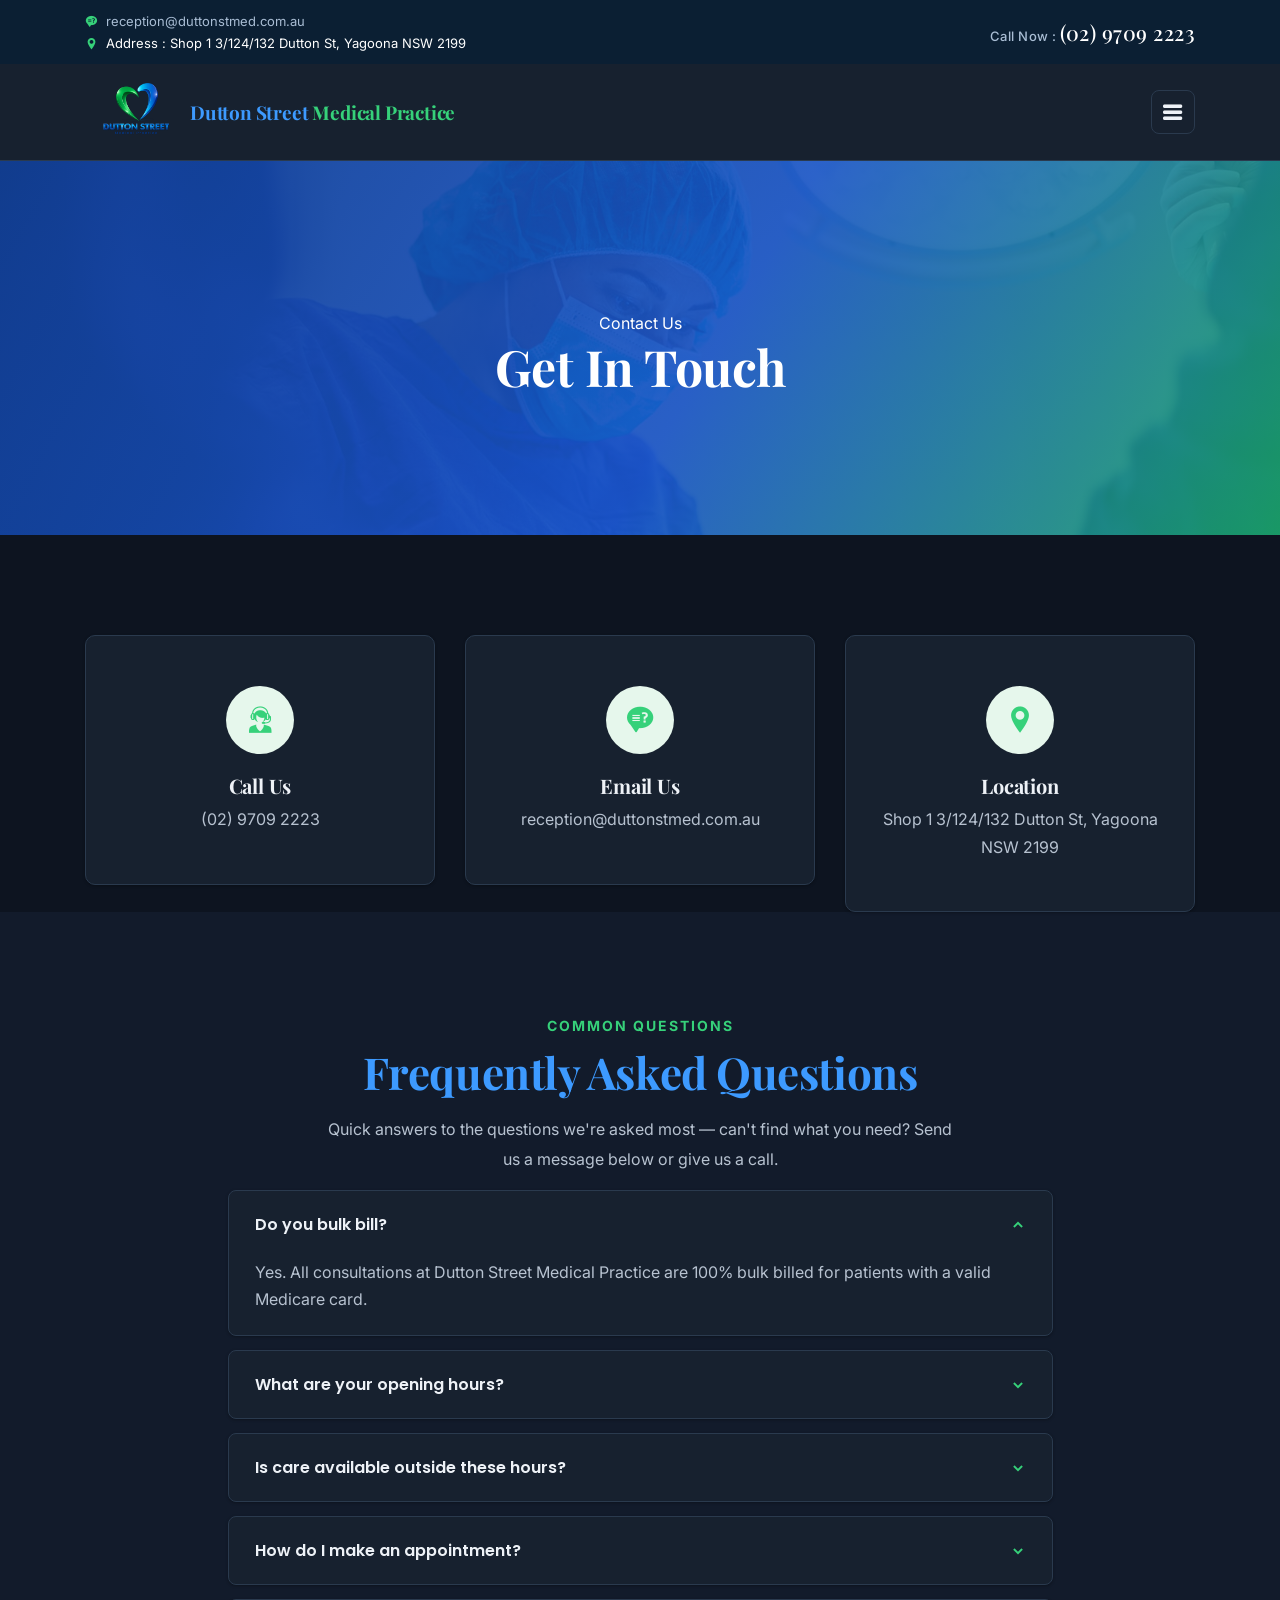
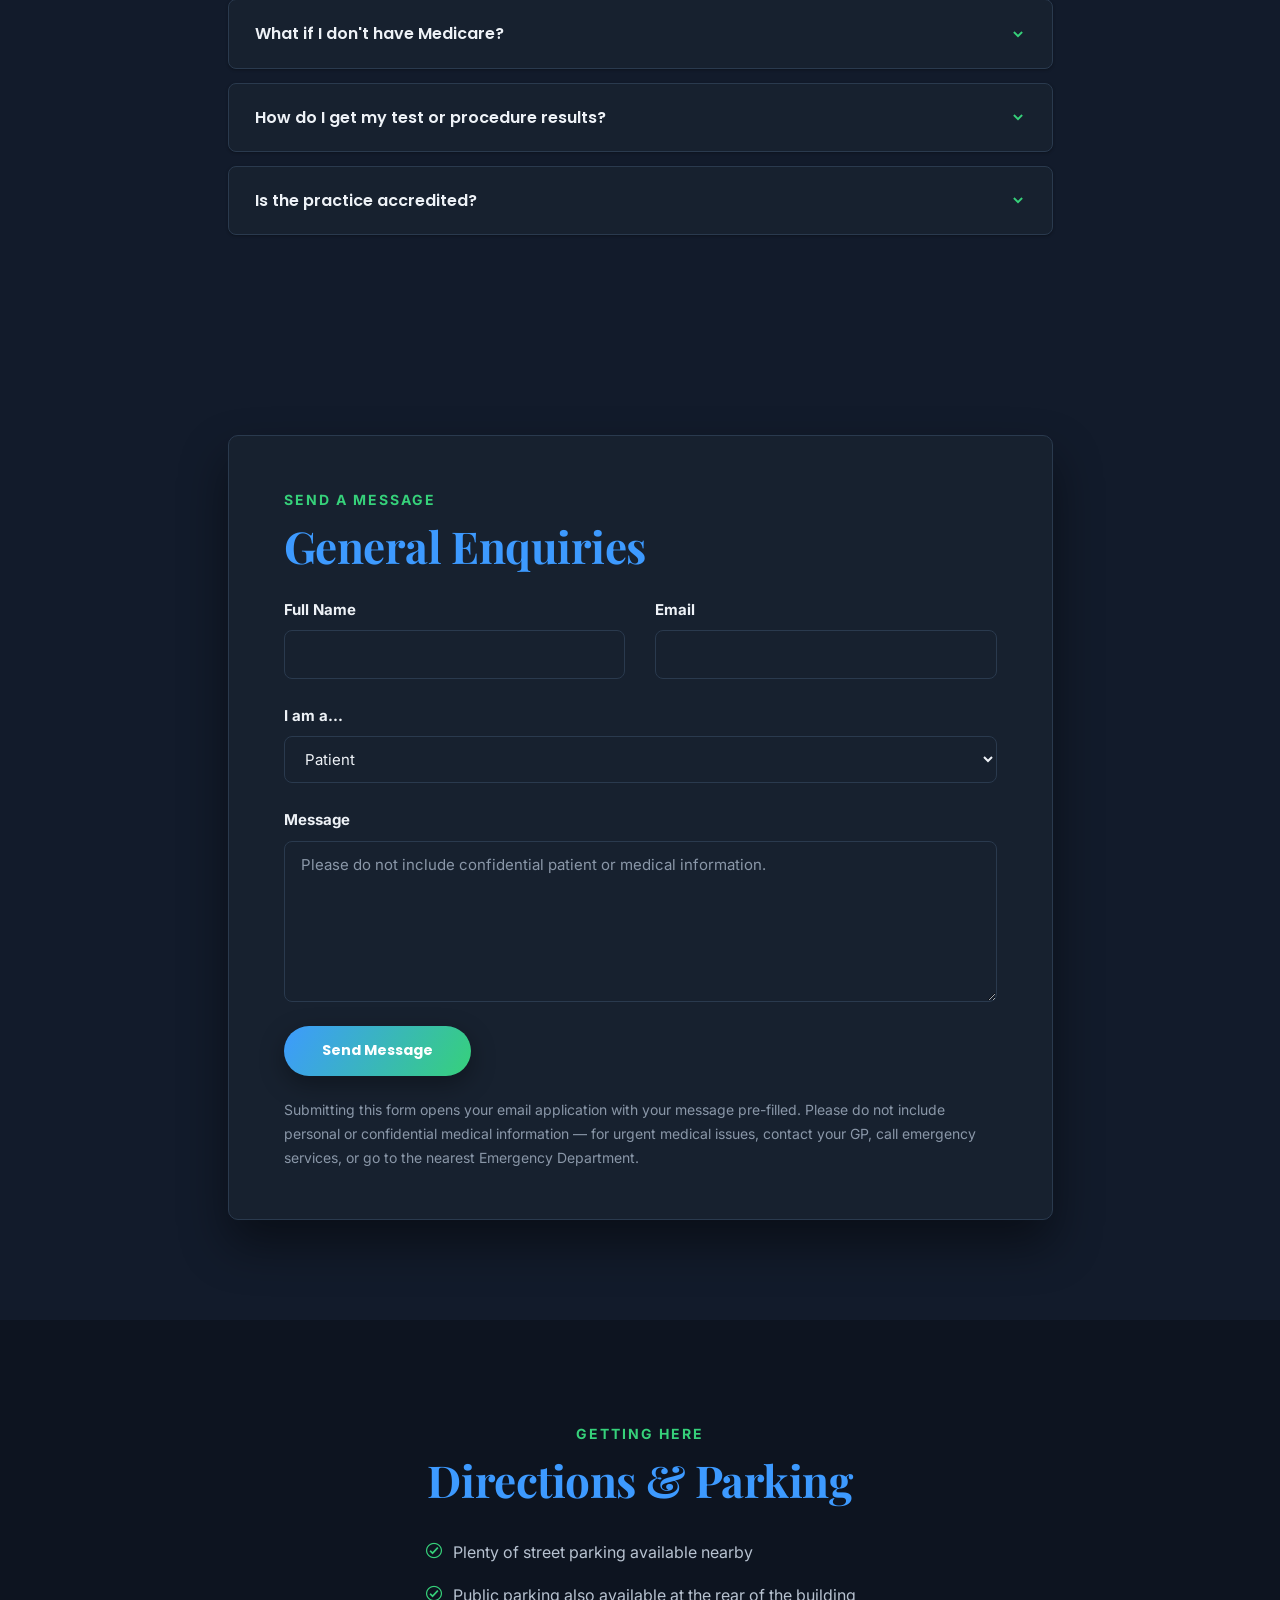
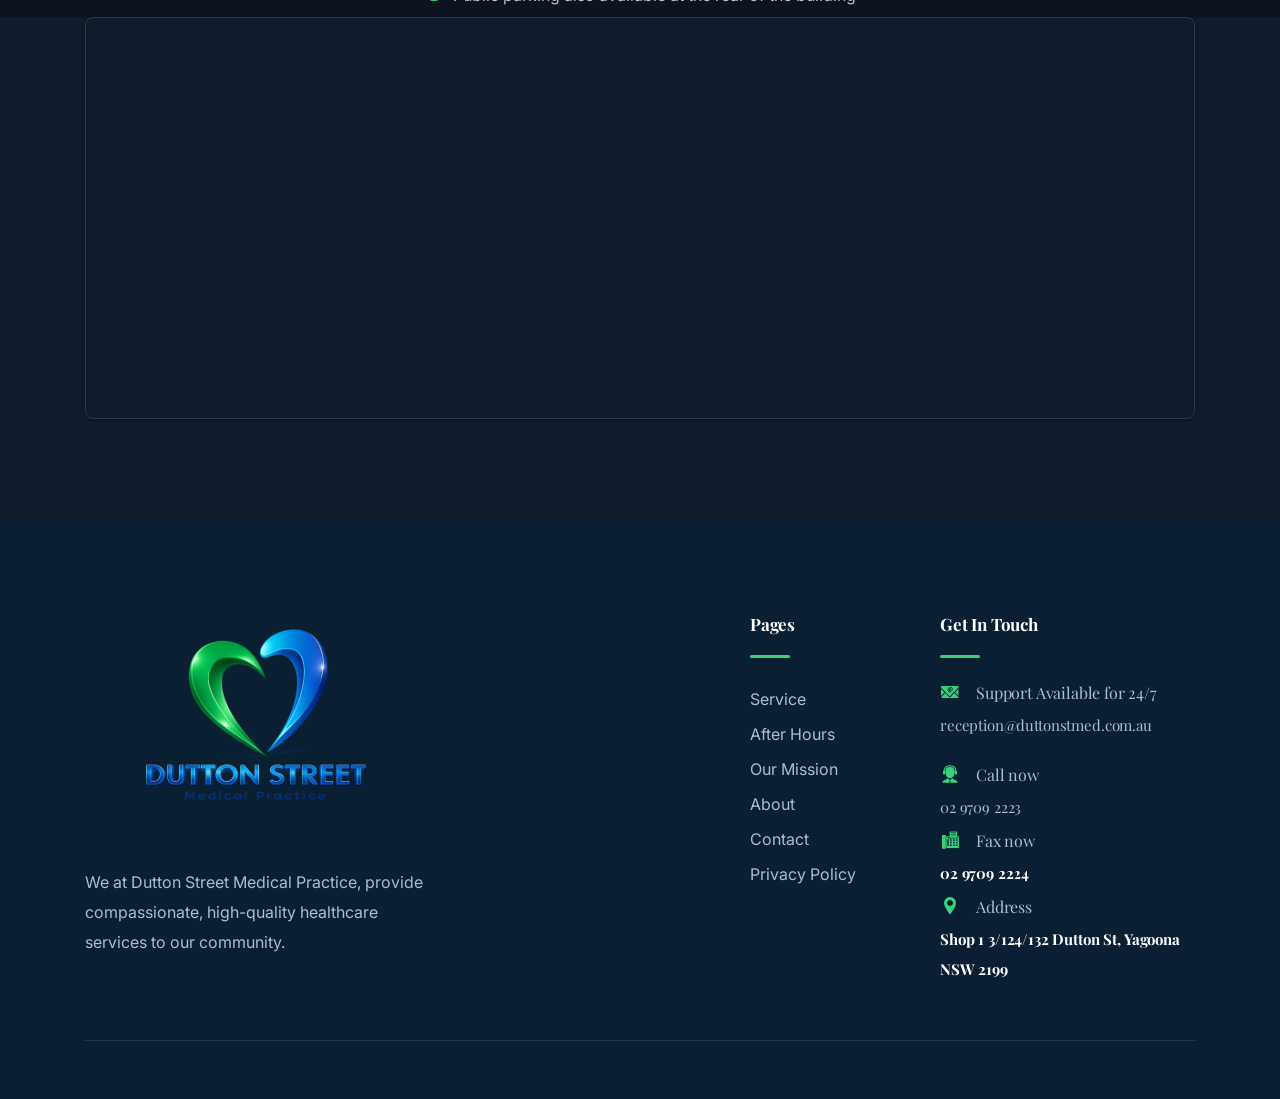
<file: contact.html>
<!DOCTYPE html>
<html lang="zxx">
<head>
  <meta http-equiv="Content-Type" content="text/html; charset=UTF-8">
  <script>
(function () {
  var KEY = 'dsmp-theme-preference';
  try {
    var pref = localStorage.getItem(KEY);
    if (pref !== 'light' && pref !== 'dark' && pref !== 'auto') { pref = 'auto'; }
    var theme = pref;
    if (pref === 'auto') {
      var hour = new Date().getHours();
      theme = (hour >= 6 && hour < 18) ? 'light' : 'dark';
    }
    document.documentElement.setAttribute('data-theme', theme);
  } catch (e) {}
})();
  </script>
  <meta name="viewport" content="width=device-width, initial-scale=1">
  <script>
(function () {
  try {
    var lang = localStorage.getItem('dsmp-language');
    if (lang !== 'ar' && lang !== 'zh') { lang = 'en'; }
    document.documentElement.setAttribute('lang', lang);
    document.documentElement.setAttribute('dir', lang === 'ar' ? 'rtl' : 'ltr');
  } catch (e) {}
})();
  </script>
  <meta name="description" content="Contact Dutton Street Medical Practice, Yagoona &mdash; call (02) 9709 2223, email reception@duttonstmed.com.au, or send us a general enquiry.">

  <title>Contact | Dutton Street Medical Practice</title>

  <!-- Favicon -->
  <link rel="icon" type="image/png" sizes="32x32" href="images/favicon-32.png">
  <link rel="apple-touch-icon" sizes="180x180" href="images/favicon-180.png">

  <!-- Open Graph -->
  <meta property="og:type" content="website">
  <meta property="og:site_name" content="Dutton Street Medical Practice">
  <meta property="og:title" content="Contact | Dutton Street Medical Practice">
  <meta property="og:description" content="Call (02) 9709 2223, email reception@duttonstmed.com.au, or send us a general enquiry.">
  <meta property="og:image" content="images/favicon-180.png">
  <meta name="twitter:card" content="summary">
  <link rel="canonical" href="https://duttonmed.com.au/contact.html">

  <!-- bootstrap.min css -->
  <link rel="stylesheet" href="plugins/bootstrap/css/bootstrap.min.css">
  <!-- Icon Font Css -->
  <link rel="stylesheet" href="plugins/icofont/icofont.min.css">
  <!-- Slick Slider  CSS -->
  <link rel="stylesheet" href="plugins/slick-carousel/slick/slick.css">
  <link rel="stylesheet" href="plugins/slick-carousel/slick/slick-theme.css">
  <!-- Google Fonts -->
  <link rel="preconnect" href="https://fonts.googleapis.com">
  <link rel="preconnect" href="https://fonts.gstatic.com" crossorigin>
  <link rel="stylesheet" href="https://fonts.googleapis.com/css2?family=Inter:wght@400;500;600;700&family=Poppins:wght@500;600;700;800&display=swap">


  <!-- Main Stylesheet -->
  <link rel="stylesheet" href="css/style.css?v=1787958089">

</head>

<body id="top">

<div class="lang-disclaimer" data-i18n="lang_disclaimer">هذه الترجمة العربية آلية وقد تحتوي على أخطاء. للحصول على معلومات دقيقة، يُرجى التواصل معنا هاتفياً أو التحقق من النسخة الإنجليزية من الموقع.</div>

<header>
	<div class="header-top-bar">
		<div class="container">
			<div class="row align-items-center">
				<div class="col-lg-6">
					<ul class="top-bar-info list-inline-item pl-0 mb-0">
						<li class="list-inline-item"><a href="mailto:reception@duttonstmed.com.au"><i class="icofont-support-faq mr-2"></i><span data-i18n="contact_email">reception@duttonstmed.com.au</span></a></li>
						<li class="list-inline-item"><i class="icofont-location-pin mr-2"></i><span data-i18n="topbar_address_label">Address : </span><span data-i18n="contact_address">Shop 1 3/124/132 Dutton St, Yagoona NSW 2199</span></li>
					</ul>
				</div>
				<div class="col-lg-6">
					<div class="text-lg-right top-right-bar mt-2 mt-lg-0">
						<a href="tel:+61297092223">
								<span data-i18n="topbar_call_now">Call Now : </span>
								<span class="h4" data-i18n="contact_phone">(02) 9709 2223 </span>
							</a>
					</div>
				</div>
			</div>
		</div>
	</div>
	<nav class="navbar navbar-expand-xl navigation" id="navbar">
  <div class="container">
    <a class="navbar-brand" href="index.html" style="display: flex; align-items: center;">
      
      <img src="images/DSLogo.svg" alt="Dutton Street Medical Practice logo" class="img-fluid" style="height:80px;">
      
      <h1 style="margin-left: 0px; margin-bottom: 0; font-size: 22px;">
       <span style="color: var(--primary);">Dutton Street</span> <span style="color: var(--accent);">Medical Practice</span>
      </h1>

    </a>
  

		  	<button class="navbar-toggler collapsed" type="button" data-toggle="collapse" data-target="#navbarmain" aria-controls="navbarmain" aria-expanded="false" aria-label="Toggle navigation">
			<span class="icofont-navigation-menu"></span>
		  </button>
	  
		  <div class="collapse navbar-collapse" id="navbarmain">
		<ul class="navbar-nav ml-auto">
  <li class="nav-item">
    <a class="nav-link" href="index.html"><span data-i18n="nav_home">Home</span></a>
  </li>
  <li class="nav-item "> <a class="nav-link" href="service.html"><span data-i18n="nav_services">Services</span></a>
  </li>
  <li class="nav-item"><a class="nav-link" href="ourmission.html"><span data-i18n="nav_mission">Our Mission</span></a></li>
  <li class="nav-item "><a class="nav-link" href="about.html"><span data-i18n="nav_about">About</span></a></li>
  <li class="nav-item active"><a class="nav-link" href="contact.html"><span data-i18n="nav_contact">Contact</span></a></li>
  <li class="nav-item"><a class="nav-link" href="afterhours.html"><span data-i18n="nav_afterhours">After Hours</span></a></li>
</ul>
		<div class="btn-container ml-lg-3">
						<a href="#" data-toggle="modal" data-target="#bookingModal" class="btn btn-main-2 btn-icon btn-round-full"><span data-i18n="nav_book_appointment">Book Appointment</span><i class="icofont-simple-right ml-1  "></i></a>
					<div class="theme-toggle" id="theme-toggle">
						<button type="button" class="theme-toggle-btn" id="theme-toggle-btn" aria-haspopup="true" aria-expanded="false" aria-label="Change theme">
							<i class="theme-toggle-icon icofont-sun" data-theme-icon aria-hidden="true"></i>
						</button>
						<div class="theme-toggle-menu" id="theme-toggle-menu" role="menu">
							<button type="button" class="theme-toggle-option" data-theme-option="auto" role="menuitemradio" aria-checked="false">
								<i class="icofont-settings" aria-hidden="true"></i> <span data-i18n="theme_auto">Auto</span>
							</button>
							<button type="button" class="theme-toggle-option" data-theme-option="light" role="menuitemradio" aria-checked="false">
								<i class="icofont-sun" aria-hidden="true"></i> <span data-i18n="theme_light">Light</span>
							</button>
							<button type="button" class="theme-toggle-option" data-theme-option="dark" role="menuitemradio" aria-checked="false">
								<i class="icofont-moon" aria-hidden="true"></i> <span data-i18n="theme_dark">Dark</span>
							</button>
						</div>
					</div>
					<div class="lang-toggle" id="lang-toggle">
						<button type="button" class="lang-toggle-btn" id="lang-toggle-btn" aria-haspopup="true" aria-expanded="false" aria-label="Change language">
							<i class="icofont-globe" aria-hidden="true"></i>
							<span data-lang-label>EN</span>
						</button>
						<div class="lang-toggle-menu" id="lang-toggle-menu" role="menu">
							<button type="button" class="lang-toggle-option" data-lang-option="en" role="menuitemradio" aria-checked="true">
								<span data-i18n="lang_english">English</span>
							</button>
							<button type="button" class="lang-toggle-option" data-lang-option="ar" role="menuitemradio" aria-checked="false">
								العربية
							</button>
							<button type="button" class="lang-toggle-option" data-lang-option="zh" role="menuitemradio" aria-checked="false">
								中文
							</button>
						</div>
					</div>
					</div>
		  </div>
		</div>
	</nav>
</header>

<section class="page-title bg-1">
  <div class="overlay"></div>
  <div class="container">
    <div class="row">
      <div class="col-md-12">
        <div class="block text-center">
          <span class="text-white" data-i18n="contact_page_label">Contact Us</span>
          <h1 class="text-capitalize mb-5 text-lg" data-i18n="contact_page_title">Get in Touch</h1>

          <!-- <ul class="list-inline breadcumb-nav">
            <li class="list-inline-item"><a href="index.html" class="text-white">Home</a></li>
            <li class="list-inline-item"><span class="text-white">/</span></li>
            <li class="list-inline-item"><a href="#" class="text-white-50">Contact Us</a></li>
          </ul> -->
        </div>
      </div>
    </div>
  </div>
</section>
<!-- contact form start -->

<section class="section contact-info pb-0">
    <div class="container">
         <div class="row">
            <div class="col-lg-4 col-sm-6 col-md-6">
                <div class="contact-block mb-4 mb-lg-0">
                    <i class="icofont-live-support"></i>
                    <h5 data-i18n="booking_call_title">Call Us</h5>
                     <span data-i18n="contact_phone">(02) 9709 2223</span>
                </div>
            </div>
            <div class="col-lg-4 col-sm-6 col-md-6">
                <div class="contact-block mb-4 mb-lg-0">
                    <i class="icofont-support-faq"></i>
                    <h5 data-i18n="booking_email_title">Email Us</h5>
                     <span data-i18n="contact_email">reception@duttonstmed.com.au</span>
                </div>
            </div>
            <div class="col-lg-4 col-sm-6 col-md-6">
                <div class="contact-block mb-4 mb-lg-0">
                    <i class="icofont-location-pin"></i>
                    <h5 data-i18n="findus_address_label">Location</h5>
                   <span data-i18n="contact_address">Shop 1 3/124/132 Dutton St, Yagoona NSW 2199</span>
                </div>
            </div>
        </div>
    </div>
</section>

<section class="section faq-section">
    <div class="container">
        <div class="row justify-content-center">
            <div class="col-lg-7 text-center">
                <span class="text-uppercase text-sm letter-spacing d-inline-block mb-2" style="color: var(--accent); font-weight: 700;" data-i18n="faq_label">Common Questions</span>
                <h2 class="title-color mb-3" data-i18n="faq_heading">Frequently Asked Questions</h2>
                <p data-i18n="contact_faq_intro">Quick answers to the questions we're asked most &mdash; can't find what you need? Send us a message below or give us a call.</p>
            </div>
        </div>
        <div class="row justify-content-center">
            <div class="col-lg-9">
                <div class="faq-accordion">

                    <div class="faq-item">
                        <button class="faq-question" type="button" data-toggle="collapse" data-target="#faq-1" aria-expanded="true" aria-controls="faq-1">
                            <span data-i18n="faq1_q">Do you bulk bill?</span>
                            <i class="icofont-simple-down faq-icon"></i>
                        </button>
                        <div id="faq-1" class="collapse show faq-answer">
                            <p data-i18n="faq1_a">Yes. All consultations at Dutton Street Medical Practice are 100% bulk billed for patients with a valid Medicare card.</p>
                        </div>
                    </div>

                    <div class="faq-item">
                        <button class="faq-question" type="button" data-toggle="collapse" data-target="#faq-2" aria-expanded="false" aria-controls="faq-2">
                            <span data-i18n="faq2_q">What are your opening hours?</span>
                            <i class="icofont-simple-down faq-icon"></i>
                        </button>
                        <div id="faq-2" class="collapse faq-answer">
                            <p data-i18n="faq2_a">We're open Monday&ndash;Friday 9:00&nbsp;AM&ndash;5:00&nbsp;PM, Saturday 12:00&nbsp;PM&ndash;3:00&nbsp;PM, and Sunday 8:00&nbsp;AM&ndash;3:00&nbsp;PM. We also offer extended evening hours Monday to Friday from 6:00&nbsp;PM&ndash;11:00&nbsp;PM through our After Hours service.</p>
                        </div>
                    </div>

                    <div class="faq-item">
                        <button class="faq-question" type="button" data-toggle="collapse" data-target="#faq-3" aria-expanded="false" aria-controls="faq-3">
                            <span data-i18n="faq3_q">Is care available outside these hours?</span>
                            <i class="icofont-simple-down faq-icon"></i>
                        </button>
                        <div id="faq-3" class="collapse faq-answer">
                            <p data-i18n="faq3_a">Yes &mdash; our <a href="afterhours.html">After Hours service</a> operates Monday&ndash;Friday 6:00&nbsp;PM&ndash;11:00&nbsp;PM, Saturday 12:00&nbsp;PM&ndash;3:00&nbsp;PM, and Sunday 8:00&nbsp;AM&ndash;3:00&nbsp;PM. For life-threatening emergencies, always call 000.</p>
                        </div>
                    </div>

                    <div class="faq-item">
                        <button class="faq-question" type="button" data-toggle="collapse" data-target="#faq-4" aria-expanded="false" aria-controls="faq-4">
                            <span data-i18n="faq4_q">How do I make an appointment?</span>
                            <i class="icofont-simple-down faq-icon"></i>
                        </button>
                        <div id="faq-4" class="collapse faq-answer">
                            <p data-i18n="faq4_a">Book online in a few clicks via <a href="https://www.hotdoc.com.au/medical-centres/yagoona-NSW-2199/dutton-street-medical-centre/doctors" target="_blank" rel="noopener">HotDoc</a> or <a href="https://healthengine.com.au/medical-centre/nsw/yagoona/dutton-street-medical-centre/s62282" target="_blank" rel="noopener">HealthEngine</a>, or call the clinic directly on <a href="tel:+61297092223">(02) 9709 2223</a>.</p>
                        </div>
                    </div>

                    <div class="faq-item">
                        <button class="faq-question" type="button" data-toggle="collapse" data-target="#faq-5" aria-expanded="false" aria-controls="faq-5">
                            <span data-i18n="faq5_q">What if I don't have Medicare?</span>
                            <i class="icofont-simple-down faq-icon"></i>
                        </button>
                        <div id="faq-5" class="collapse faq-answer">
                            <p data-i18n="faq5_a">Veterans may sign the relevant DVA service voucher. For patients without Medicare, a private consultation fee applies. Any fees will be discussed with you at the time of your visit.</p>
                        </div>
                    </div>

                    <div class="faq-item">
                        <button class="faq-question" type="button" data-toggle="collapse" data-target="#faq-6" aria-expanded="false" aria-controls="faq-6">
                            <span data-i18n="faq6_q">How do I get my test or procedure results?</span>
                            <i class="icofont-simple-down faq-icon"></i>
                        </button>
                        <div id="faq-6" class="collapse faq-answer">
                            <p data-i18n="faq6_a">Your doctor will let you know when your results are expected. Please contact the clinic to obtain your results and discuss what they mean for your care.</p>
                        </div>
                    </div>

                    <div class="faq-item">
                        <button class="faq-question" type="button" data-toggle="collapse" data-target="#faq-7" aria-expanded="false" aria-controls="faq-7">
                            <span data-i18n="faq7_q">Is the practice accredited?</span>
                            <i class="icofont-simple-down faq-icon"></i>
                        </button>
                        <div id="faq-7" class="collapse faq-answer">
                            <p data-i18n="faq7_a">Yes. We're an AGPAL accredited practice, partnered with Australian Clinical Labs for pathology services.</p>
                        </div>
                    </div>

                </div>
            </div>
        </div>
    </div>
</section>

<section class="section enquiry-section">
    <div class="container">
        <div class="row justify-content-center">
            <div class="col-lg-9">
                <div class="enquiry-card">
                    <span class="text-uppercase text-sm letter-spacing d-inline-block mb-2" style="color: var(--accent); font-weight: 700;" data-i18n="enquiry_label">Send a Message</span>
                    <h2 class="title-color mb-4" data-i18n="enquiry_heading">General Enquiries</h2>

                    <form id="enquiry-form" class="enquiry-form" novalidate>
                        <div class="row">
                            <div class="col-md-6 form-group">
                                <label for="enq-name" data-i18n="enquiry_name_label">Full Name</label>
                                <input type="text" name="name" id="enq-name" class="form-control" required>
                            </div>
                            <div class="col-md-6 form-group">
                                <label for="enq-email" data-i18n="enquiry_email_label">Email</label>
                                <input type="email" name="email" id="enq-email" class="form-control" required>
                            </div>
                        </div>

                        <div class="form-group">
                            <label for="enq-role" data-i18n="enquiry_role_label">I am a...</label>
                            <select name="role" id="enq-role" class="form-control">
                                <option data-i18n="enquiry_role_patient">Patient</option>
                                <option data-i18n="enquiry_role_prospective">Prospective Patient</option>
                                <option data-i18n="enquiry_role_gp">Referring GP / Health Professional</option>
                                <option data-i18n="enquiry_role_other">Other</option>
                            </select>
                        </div>

                        <div class="form-group">
                            <label for="enq-message" data-i18n="enquiry_message_label">Message</label>
                            <textarea name="message" id="enq-message" class="form-control" rows="6" placeholder="Please do not include confidential patient or medical information." required data-i18n-attr="placeholder:enquiry_message_placeholder"></textarea>
                        </div>

                        <button type="submit" class="btn enquiry-submit-btn" data-i18n="enquiry_submit_btn">Send Message</button>

                        <p class="enquiry-disclaimer" data-i18n="enquiry_disclaimer">Submitting this form opens your email application with your message pre-filled. Please do not include personal or confidential medical information &mdash; for urgent medical issues, contact your GP, call emergency services, or go to the nearest Emergency Department.</p>
                    </form>
                </div>
            </div>
        </div>
    </div>
</section>

<script>
  document.getElementById('enquiry-form').addEventListener('submit', function (e) {
    e.preventDefault();
    var name = document.getElementById('enq-name').value.trim();
    var email = document.getElementById('enq-email').value.trim();
    var role = document.getElementById('enq-role').value;
    var message = document.getElementById('enq-message').value.trim();

    var subject = 'General Enquiry from ' + name;
    var body = 'Name: ' + name + '\nEmail: ' + email + '\nI am a: ' + role + '\n\nMessage:\n' + message;

    window.location.href = 'mailto:reception@duttonstmed.com.au' +
      '?subject=' + encodeURIComponent(subject) +
      '&body=' + encodeURIComponent(body);
  });
</script>

<section class="section pb-0">
    <div class="container">
        <div class="row justify-content-center">
            <div class="col-lg-8 text-center">
                <span class="text-uppercase text-sm letter-spacing d-inline-block mb-2" style="color: var(--accent); font-weight: 700;" data-i18n="directions_label">Getting Here</span>
                <h2 class="title-color mb-4" data-i18n="directions_heading">Directions &amp; Parking</h2>
                <ul class="list-unstyled about-check-list text-left d-inline-block mb-0">
                    <li><i class="icofont-check-circled"></i><span data-i18n="directions_item1">Plenty of street parking available nearby</span></li>
                    <li><i class="icofont-check-circled"></i><span data-i18n="directions_item2">Public parking also available at the rear of the building</span></li>
                </ul>
            </div>
        </div>
    </div>
</section>

<div class="find-us-map-wrap">
    <div class="container">
        <div class="find-us-map">
            <iframe src="https://www.google.com/maps?q=Shop%201%203/124/132%20Dutton%20St,%20Yagoona%20NSW%202199&output=embed" width="100%" height="400" style="border:0;" allowfullscreen="" loading="lazy" referrerpolicy="no-referrer-when-downgrade" title="Map to Dutton Street Medical Practice"></iframe>
        </div>
    </div>
</div>
<!-- footer Start -->
<footer class="footer section gray-bg">
	<div class="container">
		<div class="row">
			<div class="col-lg-4 mr-auto col-sm-6">
				<div class="widget mb-5 mb-lg-0">
					<div class="logo mb-4">
						<img loading="lazy" src="images/DSLogo.svg" alt="Dutton Street Medical Practice logo" class="img-fluid">
					</div>
					<p data-i18n="footer_tagline">We at Dutton Street Medical Practice, provide compassionate, high-quality healthcare services to our community.</p>
<!--
					<ul class="list-inline footer-socials mt-4">
						<li class="list-inline-item"><a href="https://www.facebook.com/themefisher"><i class="icofont-facebook"></i></a></li>
						<li class="list-inline-item"><a href="https://twitter.com/themefisher"><i class="icofont-twitter"></i></a></li>
						<li class="list-inline-item"><a href="https://www.pinterest.com/themefisher/"><i class="icofont-linkedin"></i></a></li>
					</ul>
					-->
				</div>
			</div>

			<div class="col-lg-2 col-md-6 col-sm-6">
				<div class="widget mb-5 mb-lg-0">
					<h4 class="text-capitalize mb-3" data-i18n="footer_pages_heading">Pages</h4>
					<div class="divider mb-4"></div>

					<ul class="list-unstyled footer-menu lh-35">
						<li><a href="service.html"><span data-i18n="footer_nav_service">Service </span></a></li>
						<li><a href="afterhours.html"><span data-i18n="nav_afterhours">After Hours</span></a></li>
						<li><a href="ourmission.html"><span data-i18n="nav_mission">Our Mission</span></a></li>
						<li><a href="about.html"><span data-i18n="nav_about">About</span></a></li>
						<li><a href="contact.html"><span data-i18n="nav_contact">Contact</span></a></li>
						<li><a href="privacy-policy.html"><span data-i18n="footer_privacy">Privacy Policy</span></a></li>
						
					</ul>
				</div>
			</div>

			

			<div class="col-lg-3 col-md-6 col-sm-6">
				<div class="widget widget-contact mb-5 mb-lg-0">
					<h4 class="text-capitalize mb-3" data-i18n="footer_get_in_touch">Get in Touch</h4>
					<div class="divider mb-4"></div>
					<div class="footer-contact-block mb-4">
						<div class="icon d-flex align-items-center">
							<i class="icofont-email mr-3"></i>
							<span class="h6 mb-0" data-i18n="footer_support_247">Support Available for 24/7</span>
						</div>
						<h4 class="mt-2"><a href="mailto:reception@duttonstmed.com.au"><span data-i18n="contact_email">reception@duttonstmed.com.au</span></a></h4>
					</div>

					<div class="footer-contact-block">
						<div class="icon d-flex align-items-center">
							<i class="icofont-support mr-3"></i>
							<span class="h6 mb-0" data-i18n="footer_call_now">Call now</span>
						</div>
						<h4 class="mt-2"><a href="tel:+61297092223"><span data-i18n="contact_phone">02 9709 2223</span></a></h4>
					</div>
						<div class="footer-contact-block">
						<div class="icon d-flex align-items-center">
							<i class="icofont-fax mr-3"></i>
							<span class="h6 mb-0" data-i18n="footer_fax_now">Fax now</span>
						</div>
						<h4 class="mt-2" data-i18n="contact_fax">02 9709 2224</h4>
					</div>

						<div class="footer-contact-block">
						<div class="icon d-flex align-items-center">
							<i class="icofont-location-pin mr-3"></i>
							<span class="h6 mb-0" data-i18n="footer_address_label">Address </span>
						</div>
						<h4 class="mt-2" data-i18n="contact_address">Shop 1 3/124/132 Dutton St, Yagoona NSW 2199</h4>
					</div>
				</div>
			</div>
		</div>
		
		<div class="footer-btm py-4 mt-5">
			<div class="row align-items-center justify-content-between">
				<div class="col-lg-6">
					
				</div>
				<div class="col-lg-6">
					<div class="subscribe-form text-lg-right mt-5 mt-lg-0">
					
					</div>
				</div>
			</div>

			<div class="row">
				<div class="col-lg-4">
					<a class="backtop js-scroll-trigger" href="#top">
						<i class="icofont-long-arrow-up"></i>
					</a>
				</div>
			</div>
		</div>
	</div>
</footer>

<!-- Booking method modal: HotDoc or HealthEngine -->
<div class="modal fade" id="bookingModal" tabindex="-1" role="dialog" aria-labelledby="bookingModalLabel" aria-hidden="true">
  <div class="modal-dialog modal-dialog-centered" role="document">
    <div class="modal-content booking-modal-content">
      <div class="modal-header">
        <h5 class="modal-title" id="bookingModalLabel" data-i18n="modal_title">Book an Appointment</h5>
        <button type="button" class="close" data-dismiss="modal" aria-label="Close">
          <span aria-hidden="true">&times;</span>
        </button>
      </div>
      <div class="modal-body">
        <p class="mb-4" data-i18n="modal_intro">Choose how you'd like to book online:</p>
        <div class="booking-modal-options">
          <a href="https://www.hotdoc.com.au/medical-centres/yagoona-NSW-2199/dutton-street-medical-centre/doctors" target="_blank" rel="noopener" class="booking-modal-option">
            <span class="booking-method-icon"><i class="icofont-calendar"></i></span>
            <span>
              <span class="booking-method-title" data-i18n="modal_hotdoc_title">Book via HotDoc</span>
              <span class="booking-method-sub">hotdoc.com.au</span>
            </span>
            <i class="icofont-simple-right ml-auto"></i>
          </a>
          <a href="https://healthengine.com.au/medical-centre/nsw/yagoona/dutton-street-medical-centre/s62282" target="_blank" rel="noopener" class="booking-modal-option">
            <span class="booking-method-icon"><i class="icofont-calendar"></i></span>
            <span>
              <span class="booking-method-title" data-i18n="modal_healthengine_title">Book via HealthEngine</span>
              <span class="booking-method-sub">healthengine.com.au</span>
            </span>
            <i class="icofont-simple-right ml-auto"></i>
          </a>
        </div>
      </div>
    </div>
  </div>
</div>


   

    <!-- 
    Essential Scripts
    =====================================-->

    
    <!-- Main jQuery -->
    <script src="plugins/jquery/jquery.js"></script>
    <!-- Bootstrap 4.3.2 -->
    <script src="plugins/bootstrap/js/popper.js"></script>
    <script src="plugins/bootstrap/js/bootstrap.min.js"></script>
    <!-- Slick Slider -->
    <script src="plugins/slick-carousel/slick/slick.min.js"></script>
    <!-- Counterup -->
    <script src="plugins/counterup/jquery.waypoints.min.js"></script>
    
    <script src="plugins/counterup/jquery.counterup.min.js"></script>

    <script src="js/script.js"></script>
    <script src="js/contact.js"></script>
    <script src="js/theme.js"></script>
    <script src="js/i18n-ar.js"></script>
    <script src="js/i18n-zh.js"></script>
    <script src="js/i18n.js"></script>

  </body>
  </html>
</file>
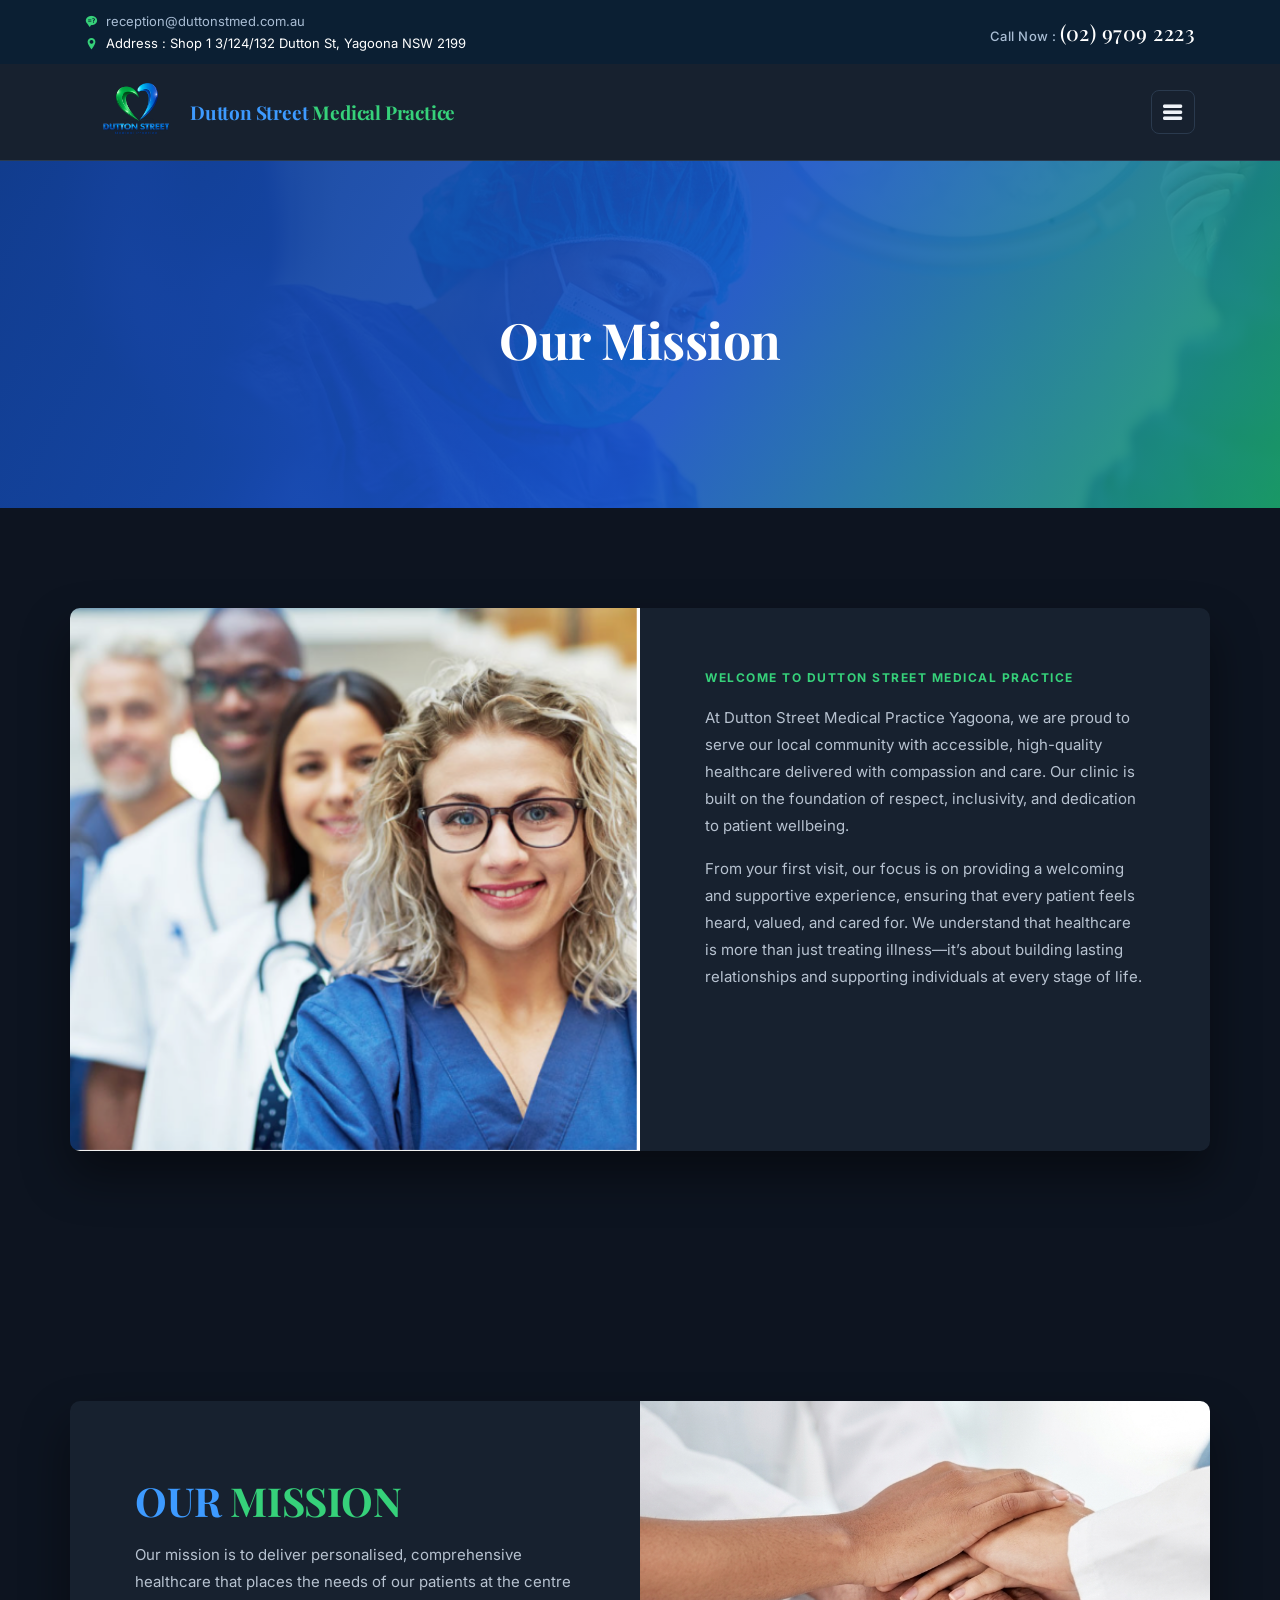
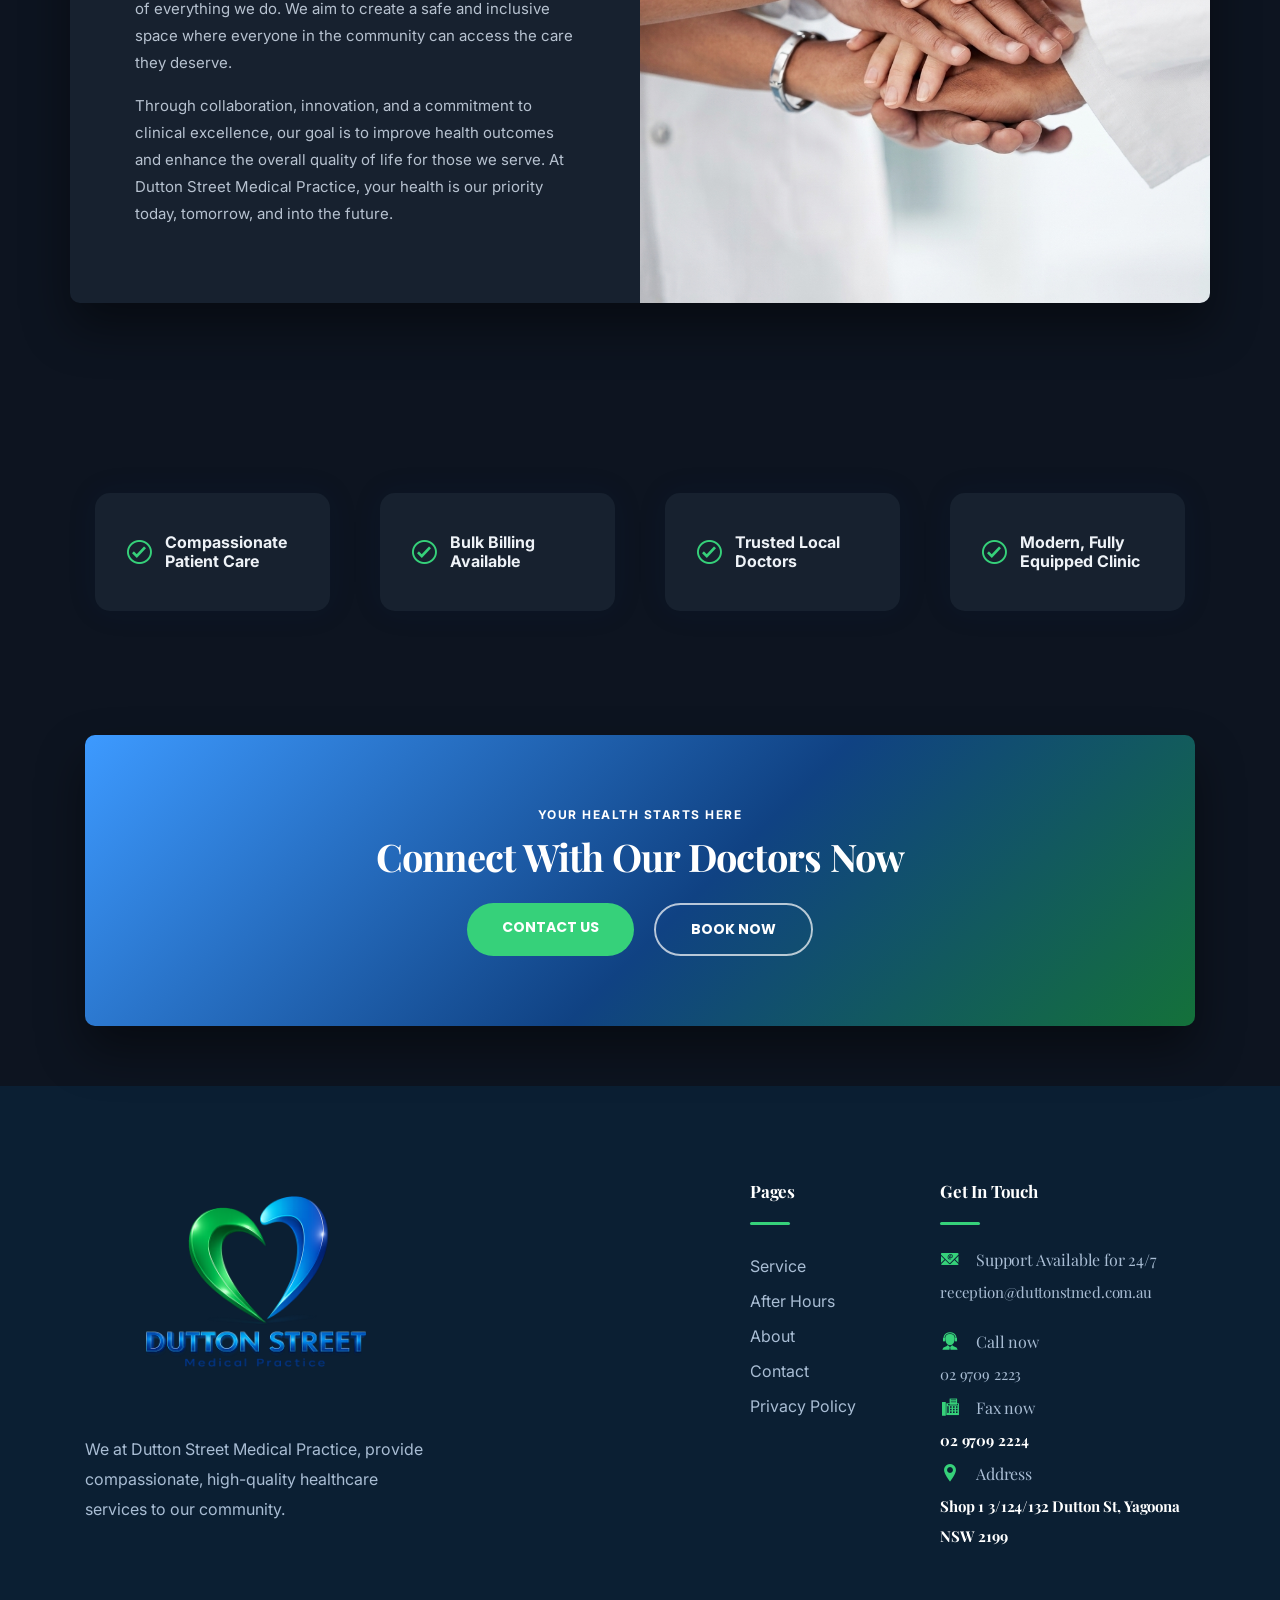
<file: ourmission.html>
<!DOCTYPE html>
<html lang="zxx">
<head>
  <meta http-equiv="Content-Type" content="text/html; charset=UTF-8">
  <script>
(function () {
  var KEY = 'dsmp-theme-preference';
  try {
    var pref = localStorage.getItem(KEY);
    if (pref !== 'light' && pref !== 'dark' && pref !== 'auto') { pref = 'auto'; }
    var theme = pref;
    if (pref === 'auto') {
      var hour = new Date().getHours();
      theme = (hour >= 6 && hour < 18) ? 'light' : 'dark';
    }
    document.documentElement.setAttribute('data-theme', theme);
  } catch (e) {}
})();
  </script>
  <meta name="viewport" content="width=device-width, initial-scale=1">
  <script>
(function () {
  try {
    var lang = localStorage.getItem('dsmp-language');
    if (lang !== 'ar' && lang !== 'zh') { lang = 'en'; }
    document.documentElement.setAttribute('lang', lang);
    document.documentElement.setAttribute('dir', lang === 'ar' ? 'rtl' : 'ltr');
  } catch (e) {}
})();
  </script>
  <meta name="description" content="Our mission at Dutton Street Medical Practice, Yagoona &mdash; personalised, comprehensive healthcare that places our patients at the centre of everything we do.">

  <title>Our Mission | Dutton Street Medical Practice</title>

  <!-- Favicon -->
  <link rel="icon" type="image/png" sizes="32x32" href="images/favicon-32.png">
  <link rel="apple-touch-icon" sizes="180x180" href="images/favicon-180.png">

  <!-- Open Graph -->
  <meta property="og:type" content="website">
  <meta property="og:site_name" content="Dutton Street Medical Practice">
  <meta property="og:title" content="Our Mission | Dutton Street Medical Practice">
  <meta property="og:description" content="Personalised, comprehensive healthcare that places our patients at the centre of everything we do.">
  <meta property="og:image" content="images/favicon-180.png">
  <meta name="twitter:card" content="summary">
  <link rel="canonical" href="https://duttonmed.com.au/ourmission.html">

  <!-- bootstrap.min css -->
  <link rel="stylesheet" href="plugins/bootstrap/css/bootstrap.min.css">
  <!-- Icon Font Css -->
  <link rel="stylesheet" href="plugins/icofont/icofont.min.css">
  <!-- Slick Slider  CSS -->
  <link rel="stylesheet" href="plugins/slick-carousel/slick/slick.css">
  <link rel="stylesheet" href="plugins/slick-carousel/slick/slick-theme.css">
  <!-- Google Fonts -->
  <link rel="preconnect" href="https://fonts.googleapis.com">
  <link rel="preconnect" href="https://fonts.gstatic.com" crossorigin>
  <link rel="stylesheet" href="https://fonts.googleapis.com/css2?family=Inter:wght@400;500;600;700&family=Poppins:wght@500;600;700;800&display=swap">


  <!-- Main Stylesheet -->
  <link rel="stylesheet" href="css/style.css?v=1787958089">

</head>

<body id="top">

<div class="lang-disclaimer" data-i18n="lang_disclaimer">هذه الترجمة العربية آلية وقد تحتوي على أخطاء. للحصول على معلومات دقيقة، يُرجى التواصل معنا هاتفياً أو التحقق من النسخة الإنجليزية من الموقع.</div>

<header>
	<div class="header-top-bar">
		<div class="container">
			<div class="row align-items-center">
				<div class="col-lg-6">
					<ul class="top-bar-info list-inline-item pl-0 mb-0">
						<li class="list-inline-item"><a href="mailto:reception@duttonstmed.com.au"><i class="icofont-support-faq mr-2"></i><span data-i18n="contact_email">reception@duttonstmed.com.au</span></a></li>
						<li class="list-inline-item"><i class="icofont-location-pin mr-2"></i><span data-i18n="topbar_address_label">Address : </span><span data-i18n="contact_address">Shop 1 3/124/132 Dutton St, Yagoona NSW 2199</span></li>
					</ul>
				</div>
				<div class="col-lg-6">
					<div class="text-lg-right top-right-bar mt-2 mt-lg-0">
						<a href="tel:+61297092223">
								<span data-i18n="topbar_call_now">Call Now : </span>
								<span class="h4" data-i18n="contact_phone">(02) 9709 2223 </span>
							</a>
					</div>
				</div>
			</div>
		</div>
	</div>
	<nav class="navbar navbar-expand-xl navigation" id="navbar">
  <div class="container">
    <a class="navbar-brand" href="index.html" style="display: flex; align-items: center;">
      
      <img src="images/DSLogo.svg" alt="Dutton Street Medical Practice logo" class="img-fluid" style="height:80px;">
      
      <h1 style="margin-left: 0px; margin-bottom: 0; font-size: 22px;">
       <span style="color: var(--primary);">Dutton Street</span> <span style="color: var(--accent);">Medical Practice</span>
      </h1>

    </a>
  

		  	<button class="navbar-toggler collapsed" type="button" data-toggle="collapse" data-target="#navbarmain" aria-controls="navbarmain" aria-expanded="false" aria-label="Toggle navigation">
			<span class="icofont-navigation-menu"></span>
		  </button>
	  
		  <div class="collapse navbar-collapse" id="navbarmain">
			<ul class="navbar-nav ml-auto">
  <li class="nav-item">
    <a class="nav-link" href="index.html"><span data-i18n="nav_home">Home</span></a>
  </li>
  <li class="nav-item "> <a class="nav-link" href="service.html"><span data-i18n="nav_services">Services</span></a>
  </li>
   <li class="nav-item active"><a class="nav-link" href="ourmission.html"><span data-i18n="nav_mission">Our Mission</span></a></li>
  <li class="nav-item "><a class="nav-link" href="about.html"><span data-i18n="nav_about">About</span></a></li>
  <li class="nav-item "><a class="nav-link" href="contact.html"><span data-i18n="nav_contact">Contact</span></a></li>
  <li class="nav-item"><a class="nav-link" href="afterhours.html"><span data-i18n="nav_afterhours">After Hours</span></a></li>
 
</ul>
		<div class="btn-container ml-lg-3">
						<a href="#" data-toggle="modal" data-target="#bookingModal" class="btn btn-main-2 btn-icon btn-round-full"><span data-i18n="nav_book_appointment">Book Appointment</span><i class="icofont-simple-right ml-1  "></i></a>
					<div class="theme-toggle" id="theme-toggle">
						<button type="button" class="theme-toggle-btn" id="theme-toggle-btn" aria-haspopup="true" aria-expanded="false" aria-label="Change theme">
							<i class="theme-toggle-icon icofont-sun" data-theme-icon aria-hidden="true"></i>
						</button>
						<div class="theme-toggle-menu" id="theme-toggle-menu" role="menu">
							<button type="button" class="theme-toggle-option" data-theme-option="auto" role="menuitemradio" aria-checked="false">
								<i class="icofont-settings" aria-hidden="true"></i> <span data-i18n="theme_auto">Auto</span>
							</button>
							<button type="button" class="theme-toggle-option" data-theme-option="light" role="menuitemradio" aria-checked="false">
								<i class="icofont-sun" aria-hidden="true"></i> <span data-i18n="theme_light">Light</span>
							</button>
							<button type="button" class="theme-toggle-option" data-theme-option="dark" role="menuitemradio" aria-checked="false">
								<i class="icofont-moon" aria-hidden="true"></i> <span data-i18n="theme_dark">Dark</span>
							</button>
						</div>
					</div>
					<div class="lang-toggle" id="lang-toggle">
						<button type="button" class="lang-toggle-btn" id="lang-toggle-btn" aria-haspopup="true" aria-expanded="false" aria-label="Change language">
							<i class="icofont-globe" aria-hidden="true"></i>
							<span data-lang-label>EN</span>
						</button>
						<div class="lang-toggle-menu" id="lang-toggle-menu" role="menu">
							<button type="button" class="lang-toggle-option" data-lang-option="en" role="menuitemradio" aria-checked="true">
								<span data-i18n="lang_english">English</span>
							</button>
							<button type="button" class="lang-toggle-option" data-lang-option="ar" role="menuitemradio" aria-checked="false">
								العربية
							</button>
							<button type="button" class="lang-toggle-option" data-lang-option="zh" role="menuitemradio" aria-checked="false">
								中文
							</button>
						</div>
					</div>
					</div>
		  </div>
		</div>
	</nav>
</header>
	
	


<section class="page-title bg-1">
  <div class="overlay"></div>
  <div class="container">
    <div class="row">
      <div class="col-md-12">
        <div class="block text-center">
          
          <h1 class="text-capitalize mb-5 text-lg" data-i18n="mission_page_title">Our Mission</h1>

          <!-- <ul class="list-inline breadcumb-nav">
            <li class="list-inline-item"><a href="index.html" class="text-white">Home</a></li>
            <li class="list-inline-item"><span class="text-white">/</span></li>
            <li class="list-inline-item"><a href="#" class="text-white-50">About Us</a></li>
          </ul> -->
        </div>
      </div>
    </div>
  </div>
</section>


<section class="section about-ums-header">
    <div class="container">
        <div class="row align-items-stretch ums-card-wrapper">
            <div class="col-lg-6 p-0">
                <div class="ums-img-box">
                    <img loading="lazy" src="images/Our Mission/SCR-20260419-rcb.png" alt="Our Team" class="img-fluid ums-main-img">
                </div>
            </div>
            <div class="col-lg-6">
                <div class="ums-content-box">
                    <span class="ums-subtitle" data-i18n="mission_welcome_label">WELCOME TO DUTTON STREET MEDICAL PRACTICE</span>

                    <p data-i18n="mission_intro_p1">At Dutton Street Medical Practice Yagoona, we are proud to serve our local community with accessible, high-quality healthcare delivered with compassion and care. Our clinic is built on the foundation of respect, inclusivity, and dedication to patient wellbeing.</p>
                    <p data-i18n="mission_intro_p2">From your first visit, our focus is on providing a welcoming and supportive experience, ensuring that every patient feels heard, valued, and cared for. We understand that healthcare is more than just treating illness—it’s about building lasting relationships and supporting individuals at every stage of life.</p>
                   
                </div>
            </div>
        </div>
    </div>
</section>

<section class="section mission-ums">
    <div class="container">
        <div class="row align-items-stretch ums-card-wrapper">
            <div class="col-lg-6">
                <div class="ums-content-box">
                       <h1 class="mb-3 mt-3" style="font-weight: bold;">
    <span style="color: var(--primary);" data-i18n="mission_h1_1">OUR </span>
    <span style="color: var(--accent);" data-i18n="mission_h1_2"> MISSION </span>

</h1>
                    <p data-i18n="mission_p1">Our mission is to deliver personalised, comprehensive healthcare that places the needs of our patients at the centre of everything we do. We aim to create a safe and inclusive space where everyone in the community can access the care they deserve.</p>
                    <p data-i18n="mission_p2">Through collaboration, innovation, and a commitment to clinical excellence, our goal is to improve health outcomes and enhance the overall quality of life for those we serve. At Dutton Street Medical Practice, your health is our priority today, tomorrow, and into the future.</p>
                </div>
            </div>
            <div class="col-lg-6 p-0">
                <div class="ums-img-box">
                    <img loading="lazy" src="images/Our Mission/promise.png" alt="Mission" class="img-fluid ums-main-img">
                </div>
            </div>
        </div>
    </div>
</section>

<section class="section features-ums">
    <div class="container">
        <div class="row text-center">
            <div class="col-md-3 col-sm-6 mb-4">
                <div class="feature-item">
                    <i class="icofont-check-circled"></i>
                    <span data-i18n="feature1">Compassionate Patient Care</span>
                </div>
            </div>
            <div class="col-md-3 col-sm-6 mb-4">
                <div class="feature-item">
                    <i class="icofont-check-circled"></i>
                    <span data-i18n="feature2">Bulk Billing Available</span>
                </div>
            </div>
            <div class="col-md-3 col-sm-6 mb-4">
                <div class="feature-item">
                    <i class="icofont-check-circled"></i>
                    <span data-i18n="feature3">Trusted Local Doctors</span>
                </div>
            </div>
            <div class="col-md-3 col-sm-6 mb-4">
                <div class="feature-item">
                    <i class="icofont-check-circled"></i>
                    <span data-i18n="feature4">Modern, Fully Equipped Clinic</span>
                </div>
            </div>
        </div>
    </div>
</section>





<section class="section connect-ums">
    <div class="container">
        <div class="row">
            <div class="col-lg-12">
                <div class="connect-ums-card text-center">
                    <div class="connect-ums-overlay">
                        <span class="ums-subtitle text-white mb-2" data-i18n="connect_label">YOUR HEALTH STARTS HERE</span>
                        <h2 class="connect-ums-title text-white mb-4" data-i18n="connect_heading">Connect With Our Doctors Now</h2>

                        <div class="connect-ums-buttons">
                            <a href="contact.html" class="btn ums-btn-solid" data-i18n="connect_contact_btn">CONTACT US</a>
                            <a href="#" data-toggle="modal" data-target="#bookingModal" class="btn ums-btn-outline" data-i18n="connect_book_btn">BOOK NOW</a>
                        </div>
                    </div>
                </div>
            </div>
        </div>
    </div>
</section>

<!-- footer Start -->
<footer class="footer section gray-bg">
	<div class="container">
		<div class="row">
			<div class="col-lg-4 mr-auto col-sm-6">
				<div class="widget mb-5 mb-lg-0">
					<div class="logo mb-4">
						<img loading="lazy" src="images/DSLogo.svg" alt="Dutton Street Medical Practice logo" class="img-fluid">
					</div>
					<p data-i18n="footer_tagline">We at Dutton Street Medical Practice, provide compassionate, high-quality healthcare services to our community.</p>
<!--
					<ul class="list-inline footer-socials mt-4">
						<li class="list-inline-item"><a href="https://www.facebook.com/themefisher"><i class="icofont-facebook"></i></a></li>
						<li class="list-inline-item"><a href="https://twitter.com/themefisher"><i class="icofont-twitter"></i></a></li>
						<li class="list-inline-item"><a href="https://www.pinterest.com/themefisher/"><i class="icofont-linkedin"></i></a></li>
					</ul>
					-->
				</div>
			</div>

			<div class="col-lg-2 col-md-6 col-sm-6">
				<div class="widget mb-5 mb-lg-0">
					<h4 class="text-capitalize mb-3" data-i18n="footer_pages_heading">Pages</h4>
					<div class="divider mb-4"></div>

					<ul class="list-unstyled footer-menu lh-35">
						<li><a href="service.html"><span data-i18n="footer_nav_service">Service </span></a></li>
						<li><a href="afterhours.html"><span data-i18n="nav_afterhours">After Hours</span></a></li>
						<li><a href="about.html"><span data-i18n="nav_about">About</span></a></li>
						<li><a href="contact.html"><span data-i18n="nav_contact">Contact</span></a></li>
						<li><a href="privacy-policy.html"><span data-i18n="footer_privacy">Privacy Policy</span></a></li>

					</ul>
				</div>
			</div>

			

			<div class="col-lg-3 col-md-6 col-sm-6">
				<div class="widget widget-contact mb-5 mb-lg-0">
					<h4 class="text-capitalize mb-3" data-i18n="footer_get_in_touch">Get in Touch</h4>
					<div class="divider mb-4"></div>
					<div class="footer-contact-block mb-4">
						<div class="icon d-flex align-items-center">
							<i class="icofont-email mr-3"></i>
							<span class="h6 mb-0" data-i18n="footer_support_247">Support Available for 24/7</span>
						</div>
						<h4 class="mt-2"><a href="mailto:reception@duttonstmed.com.au"><span data-i18n="contact_email">reception@duttonstmed.com.au</span></a></h4>
					</div>

					<div class="footer-contact-block">
						<div class="icon d-flex align-items-center">
							<i class="icofont-support mr-3"></i>
							<span class="h6 mb-0" data-i18n="footer_call_now">Call now</span>
						</div>
						<h4 class="mt-2"><a href="tel:+61297092223"><span data-i18n="contact_phone">02 9709 2223</span></a></h4>
					</div>
						<div class="footer-contact-block">
						<div class="icon d-flex align-items-center">
							<i class="icofont-fax mr-3"></i>
							<span class="h6 mb-0" data-i18n="footer_fax_now">Fax now</span>
						</div>
						<h4 class="mt-2" data-i18n="contact_fax">02 9709 2224</h4>
					</div>

						<div class="footer-contact-block">
						<div class="icon d-flex align-items-center">
							<i class="icofont-location-pin mr-3"></i>
							<span class="h6 mb-0" data-i18n="footer_address_label">Address </span>
						</div>
						<h4 class="mt-2" data-i18n="contact_address">Shop 1 3/124/132 Dutton St, Yagoona NSW 2199</h4>
					</div>
				</div>
			</div>
		</div>
		
		<div class="footer-btm py-4 mt-5">
			<div class="row align-items-center justify-content-between">
				<div class="col-lg-6">
					
				</div>
				<div class="col-lg-6">
					<div class="subscribe-form text-lg-right mt-5 mt-lg-0">
					
					</div>
				</div>
			</div>

			<div class="row">
				<div class="col-lg-4">
					<a class="backtop js-scroll-trigger" href="#top">
						<i class="icofont-long-arrow-up"></i>
					</a>
				</div>
			</div>
		</div>
	</div>
</footer>

<!-- Booking method modal: HotDoc or HealthEngine -->
<div class="modal fade" id="bookingModal" tabindex="-1" role="dialog" aria-labelledby="bookingModalLabel" aria-hidden="true">
  <div class="modal-dialog modal-dialog-centered" role="document">
    <div class="modal-content booking-modal-content">
      <div class="modal-header">
        <h5 class="modal-title" id="bookingModalLabel" data-i18n="modal_title">Book an Appointment</h5>
        <button type="button" class="close" data-dismiss="modal" aria-label="Close">
          <span aria-hidden="true">&times;</span>
        </button>
      </div>
      <div class="modal-body">
        <p class="mb-4" data-i18n="modal_intro">Choose how you'd like to book online:</p>
        <div class="booking-modal-options">
          <a href="https://www.hotdoc.com.au/medical-centres/yagoona-NSW-2199/dutton-street-medical-centre/doctors" target="_blank" rel="noopener" class="booking-modal-option">
            <span class="booking-method-icon"><i class="icofont-calendar"></i></span>
            <span>
              <span class="booking-method-title" data-i18n="modal_hotdoc_title">Book via HotDoc</span>
              <span class="booking-method-sub">hotdoc.com.au</span>
            </span>
            <i class="icofont-simple-right ml-auto"></i>
          </a>
          <a href="https://healthengine.com.au/medical-centre/nsw/yagoona/dutton-street-medical-centre/s62282" target="_blank" rel="noopener" class="booking-modal-option">
            <span class="booking-method-icon"><i class="icofont-calendar"></i></span>
            <span>
              <span class="booking-method-title" data-i18n="modal_healthengine_title">Book via HealthEngine</span>
              <span class="booking-method-sub">healthengine.com.au</span>
            </span>
            <i class="icofont-simple-right ml-auto"></i>
          </a>
        </div>
      </div>
    </div>
  </div>
</div>


   

    <!-- 
    Essential Scripts
    =====================================-->

    
    <!-- Main jQuery -->
    <script src="plugins/jquery/jquery.js"></script>
    <!-- Bootstrap 4.3.2 -->
    <script src="plugins/bootstrap/js/popper.js"></script>
    <script src="plugins/bootstrap/js/bootstrap.min.js"></script>
    <!-- Slick Slider -->
    <script src="plugins/slick-carousel/slick/slick.min.js"></script>
    <!-- Counterup -->
    <script src="plugins/counterup/jquery.waypoints.min.js"></script>
    
    <script src="plugins/counterup/jquery.counterup.min.js"></script>

    <script src="js/script.js"></script>
    <script src="js/contact.js"></script>
    <script src="js/theme.js"></script>
    <script src="js/i18n-ar.js"></script>
    <script src="js/i18n-zh.js"></script>
    <script src="js/i18n.js"></script>

  </body>
  </html>
</file>
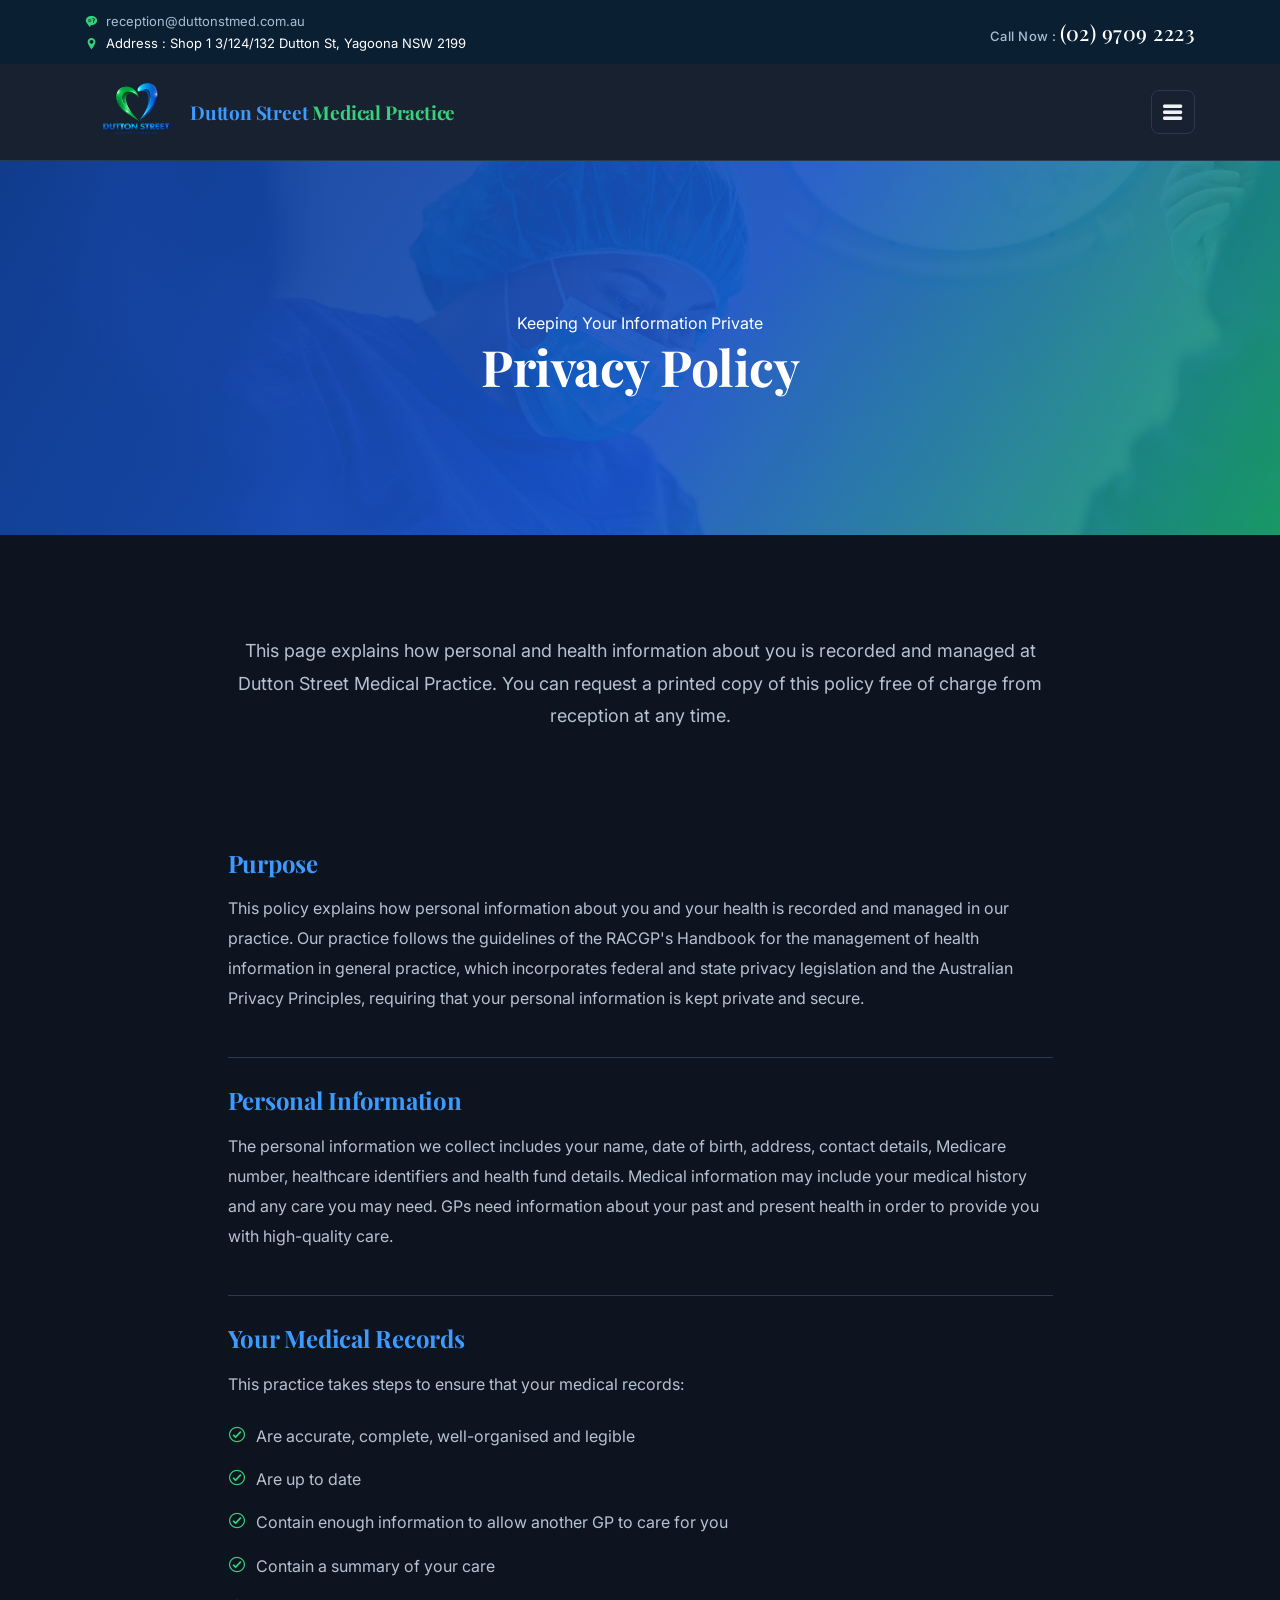
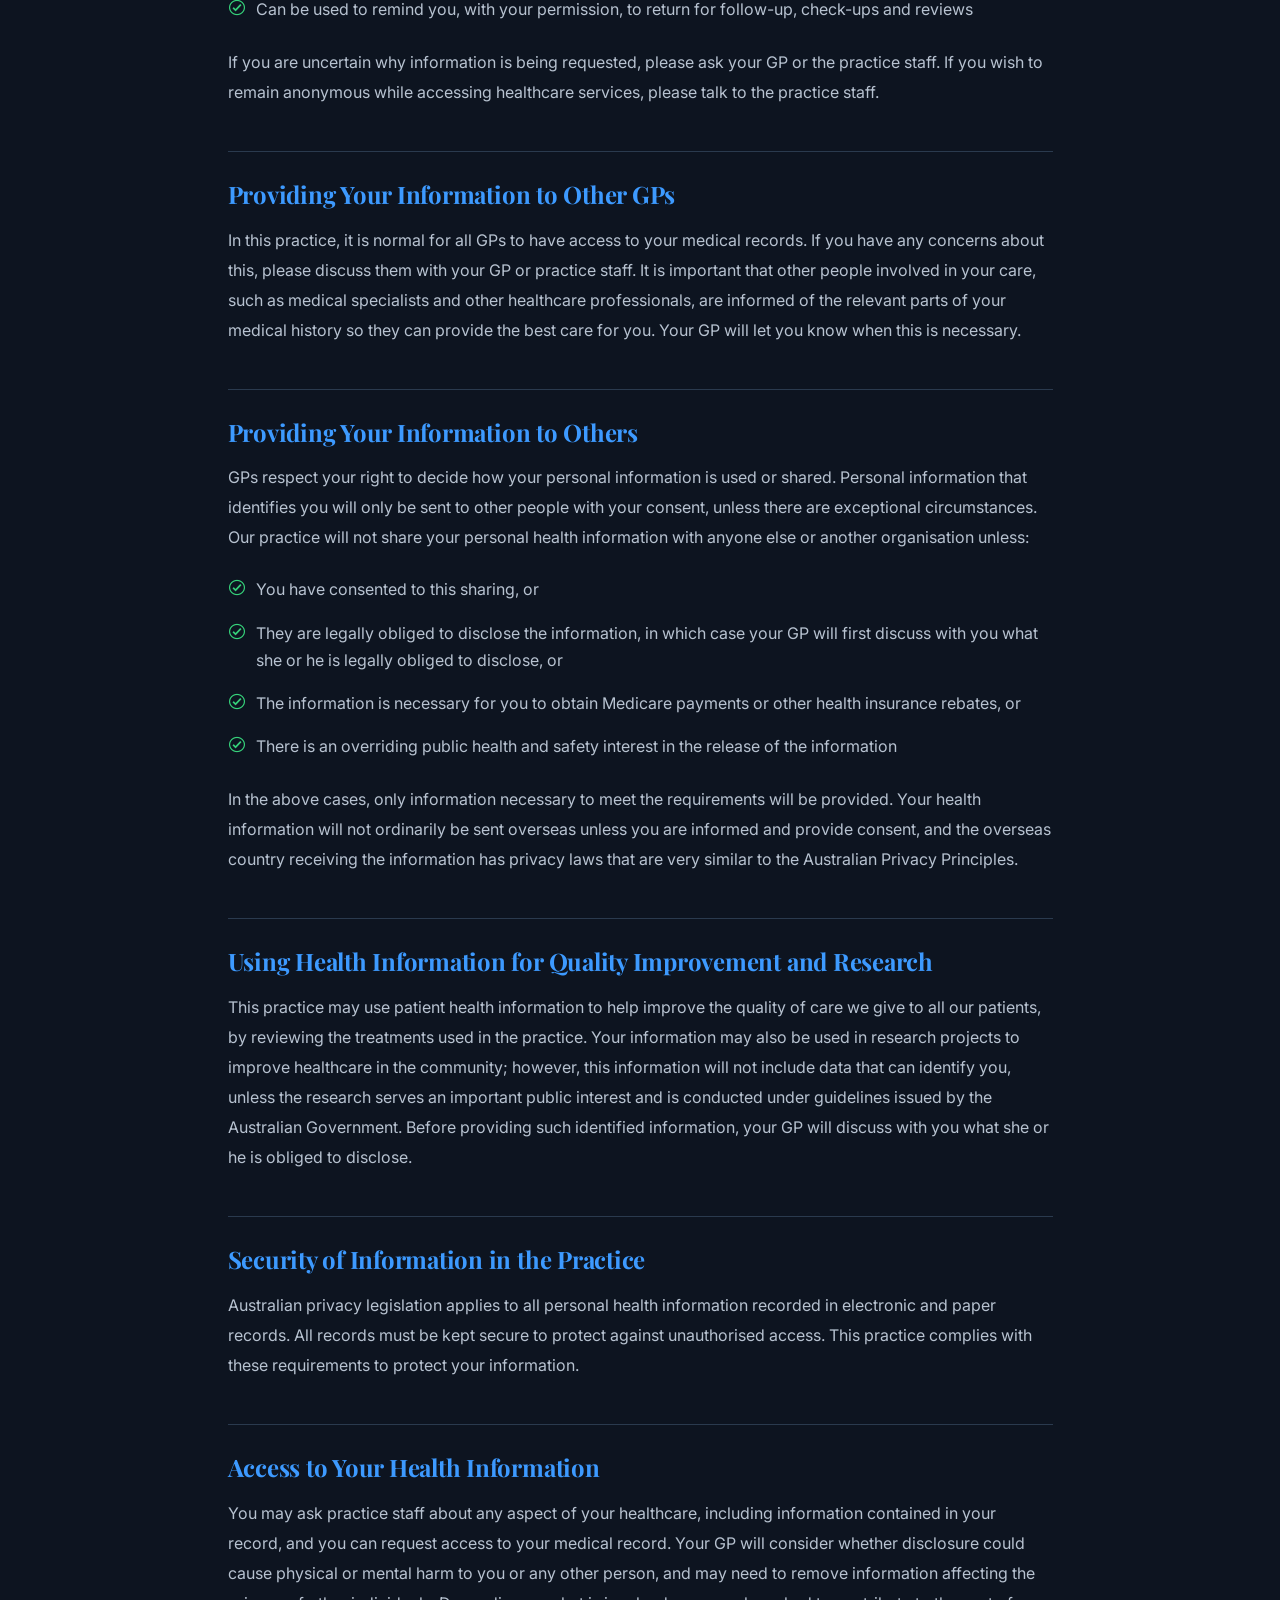
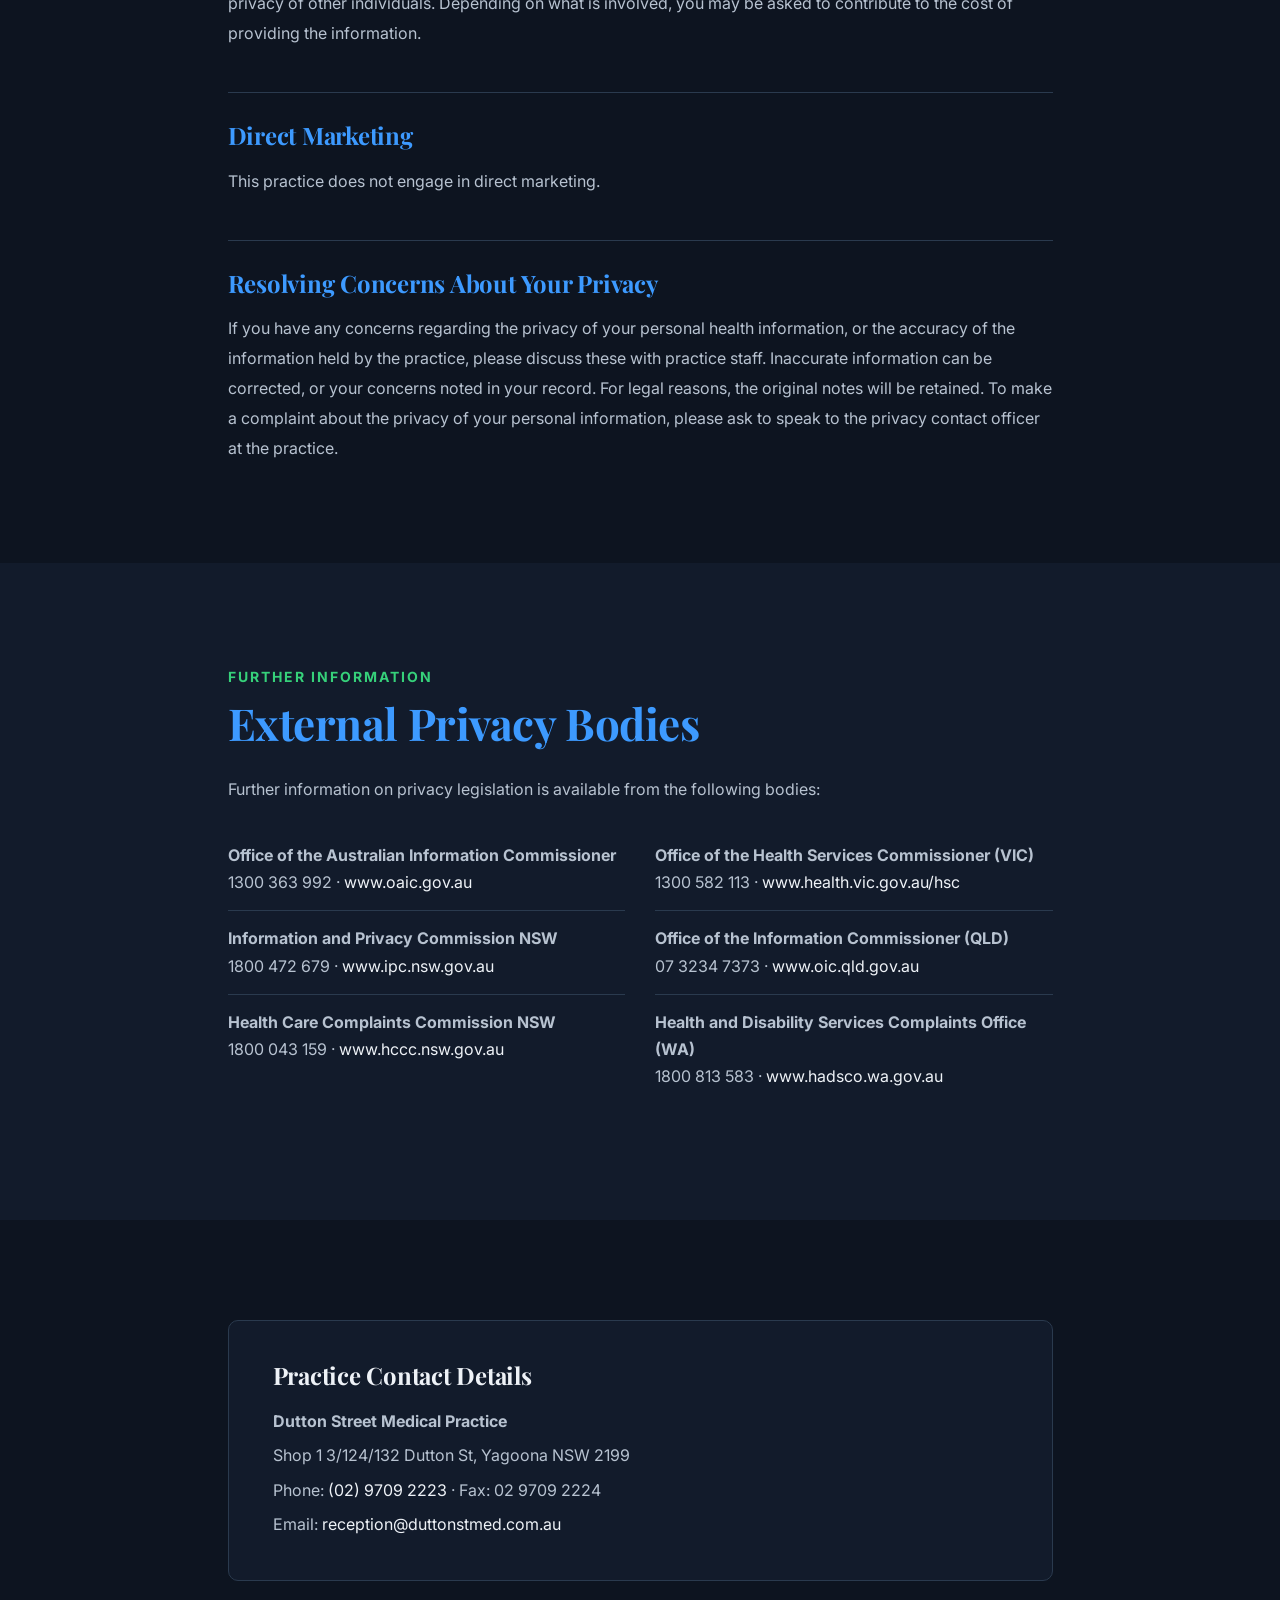
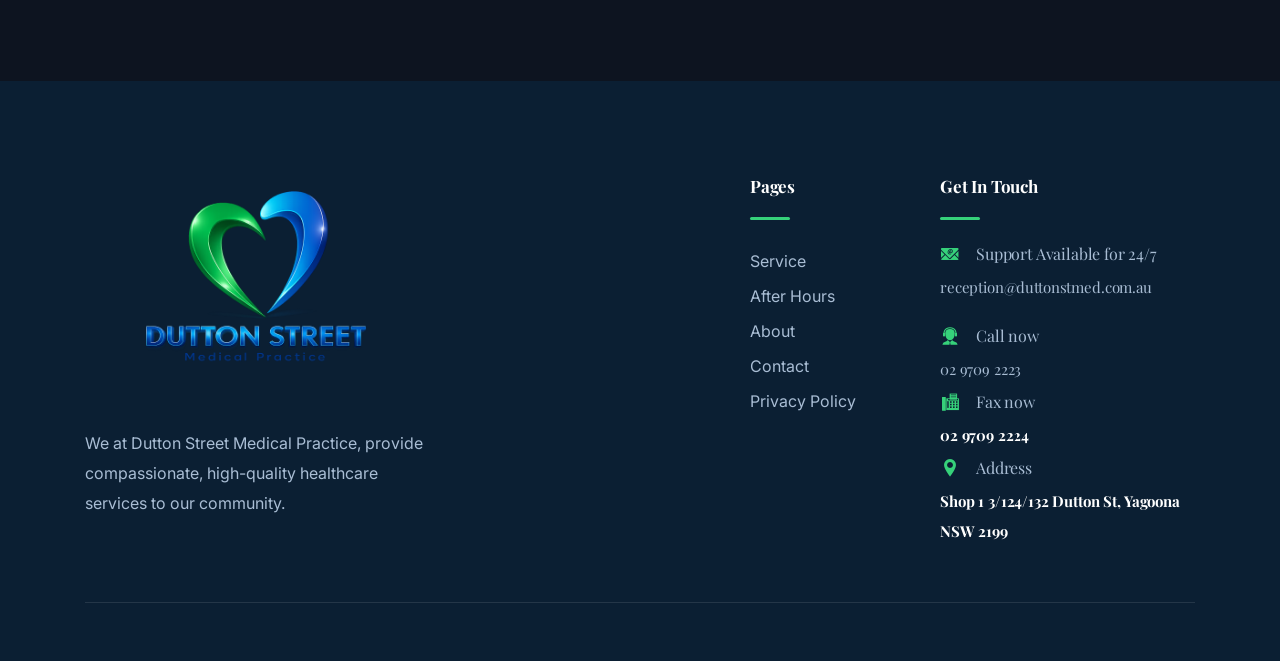
<file: privacy-policy.html>
<!DOCTYPE html>
<html lang="zxx">
<head>
  <meta http-equiv="Content-Type" content="text/html; charset=UTF-8">
  <script>
(function () {
  var KEY = 'dsmp-theme-preference';
  try {
    var pref = localStorage.getItem(KEY);
    if (pref !== 'light' && pref !== 'dark' && pref !== 'auto') { pref = 'auto'; }
    var theme = pref;
    if (pref === 'auto') {
      var hour = new Date().getHours();
      theme = (hour >= 6 && hour < 18) ? 'light' : 'dark';
    }
    document.documentElement.setAttribute('data-theme', theme);
  } catch (e) {}
})();
  </script>
  <meta name="viewport" content="width=device-width, initial-scale=1">
  <script>
(function () {
  try {
    var lang = localStorage.getItem('dsmp-language');
    if (lang !== 'ar' && lang !== 'zh') { lang = 'en'; }
    document.documentElement.setAttribute('lang', lang);
    document.documentElement.setAttribute('dir', lang === 'ar' ? 'rtl' : 'ltr');
  } catch (e) {}
})();
  </script>
  <meta name="description" content="How Dutton Street Medical Practice collects, uses, and protects your personal and health information.">

  <title>Privacy Policy | Dutton Street Medical Practice</title>

  <!-- Favicon -->
  <link rel="icon" type="image/png" sizes="32x32" href="images/favicon-32.png">
  <link rel="apple-touch-icon" sizes="180x180" href="images/favicon-180.png">

  <!-- Open Graph -->
  <meta property="og:type" content="website">
  <meta property="og:site_name" content="Dutton Street Medical Practice">
  <meta property="og:title" content="Privacy Policy | Dutton Street Medical Practice">
  <meta property="og:description" content="How we collect, use, and protect your personal and health information.">
  <meta property="og:image" content="images/favicon-180.png">
  <meta name="twitter:card" content="summary">
  <link rel="canonical" href="https://duttonmed.com.au/privacy-policy.html">

  <!-- bootstrap.min css -->
  <link rel="stylesheet" href="plugins/bootstrap/css/bootstrap.min.css">
  <!-- Icon Font Css -->
  <link rel="stylesheet" href="plugins/icofont/icofont.min.css">
  <!-- Slick Slider  CSS -->
  <link rel="stylesheet" href="plugins/slick-carousel/slick/slick.css">
  <link rel="stylesheet" href="plugins/slick-carousel/slick/slick-theme.css">
  <!-- Google Fonts -->
  <link rel="preconnect" href="https://fonts.googleapis.com">
  <link rel="preconnect" href="https://fonts.gstatic.com" crossorigin>
  <link rel="stylesheet" href="https://fonts.googleapis.com/css2?family=Inter:wght@400;500;600;700&family=Poppins:wght@500;600;700;800&display=swap">


  <!-- Main Stylesheet -->
  <link rel="stylesheet" href="css/style.css?v=1787958089">

</head>

<body id="top">

<div class="lang-disclaimer" data-i18n="lang_disclaimer">هذه الترجمة العربية آلية وقد تحتوي على أخطاء. للحصول على معلومات دقيقة، يُرجى التواصل معنا هاتفياً أو التحقق من النسخة الإنجليزية من الموقع.</div>

<header>
	<div class="header-top-bar">
		<div class="container">
			<div class="row align-items-center">
				<div class="col-lg-6">
					<ul class="top-bar-info list-inline-item pl-0 mb-0">
						<li class="list-inline-item"><a href="mailto:reception@duttonstmed.com.au"><i class="icofont-support-faq mr-2"></i><span data-i18n="contact_email">reception@duttonstmed.com.au</span></a></li>
						<li class="list-inline-item"><i class="icofont-location-pin mr-2"></i><span data-i18n="topbar_address_label">Address : </span><span data-i18n="contact_address">Shop 1 3/124/132 Dutton St, Yagoona NSW 2199</span></li>
					</ul>
				</div>
				<div class="col-lg-6">
					<div class="text-lg-right top-right-bar mt-2 mt-lg-0">
						<a href="tel:+61297092223">
								<span data-i18n="topbar_call_now">Call Now : </span>
								<span class="h4" data-i18n="contact_phone">(02) 9709 2223 </span>
							</a>
					</div>
				</div>
			</div>
		</div>
	</div>
	<nav class="navbar navbar-expand-xl navigation" id="navbar">
  <div class="container">
    <a class="navbar-brand" href="index.html" style="display: flex; align-items: center;">

      <img src="images/DSLogo.svg" alt="Dutton Street Medical Practice logo" class="img-fluid" style="height:80px;">

      <h1 style="margin-left: 0px; margin-bottom: 0; font-size: 22px;">
       <span style="color: var(--primary);">Dutton Street</span> <span style="color: var(--accent);">Medical Practice</span>
      </h1>

    </a>


		  	<button class="navbar-toggler collapsed" type="button" data-toggle="collapse" data-target="#navbarmain" aria-controls="navbarmain" aria-expanded="false" aria-label="Toggle navigation">
			<span class="icofont-navigation-menu"></span>
		  </button>

		  <div class="collapse navbar-collapse" id="navbarmain">
			<ul class="navbar-nav ml-auto">
  <li class="nav-item">
    <a class="nav-link" href="index.html"><span data-i18n="nav_home">Home</span></a>
  </li>
  <li class="nav-item"> <a class="nav-link" href="service.html"><span data-i18n="nav_services">Services</span></a>
  </li>
  <li class="nav-item"><a class="nav-link" href="ourmission.html"><span data-i18n="nav_mission">Our Mission</span></a></li>
  <li class="nav-item"><a class="nav-link" href="about.html"><span data-i18n="nav_about">About</span></a></li>
  <li class="nav-item"><a class="nav-link" href="contact.html"><span data-i18n="nav_contact">Contact</span></a></li>
  <li class="nav-item"><a class="nav-link" href="afterhours.html"><span data-i18n="nav_afterhours">After Hours</span></a></li>
</ul>
		<div class="btn-container ml-lg-3">
						<a href="#" data-toggle="modal" data-target="#bookingModal" class="btn btn-main-2 btn-icon btn-round-full"><span data-i18n="nav_book_appointment">Book Appointment</span><i class="icofont-simple-right ml-1  "></i></a>
					<div class="theme-toggle" id="theme-toggle">
						<button type="button" class="theme-toggle-btn" id="theme-toggle-btn" aria-haspopup="true" aria-expanded="false" aria-label="Change theme">
							<i class="theme-toggle-icon icofont-sun" data-theme-icon aria-hidden="true"></i>
						</button>
						<div class="theme-toggle-menu" id="theme-toggle-menu" role="menu">
							<button type="button" class="theme-toggle-option" data-theme-option="auto" role="menuitemradio" aria-checked="false">
								<i class="icofont-settings" aria-hidden="true"></i> <span data-i18n="theme_auto">Auto</span>
							</button>
							<button type="button" class="theme-toggle-option" data-theme-option="light" role="menuitemradio" aria-checked="false">
								<i class="icofont-sun" aria-hidden="true"></i> <span data-i18n="theme_light">Light</span>
							</button>
							<button type="button" class="theme-toggle-option" data-theme-option="dark" role="menuitemradio" aria-checked="false">
								<i class="icofont-moon" aria-hidden="true"></i> <span data-i18n="theme_dark">Dark</span>
							</button>
						</div>
					</div>
					<div class="lang-toggle" id="lang-toggle">
						<button type="button" class="lang-toggle-btn" id="lang-toggle-btn" aria-haspopup="true" aria-expanded="false" aria-label="Change language">
							<i class="icofont-globe" aria-hidden="true"></i>
							<span data-lang-label>EN</span>
						</button>
						<div class="lang-toggle-menu" id="lang-toggle-menu" role="menu">
							<button type="button" class="lang-toggle-option" data-lang-option="en" role="menuitemradio" aria-checked="true">
								<span data-i18n="lang_english">English</span>
							</button>
							<button type="button" class="lang-toggle-option" data-lang-option="ar" role="menuitemradio" aria-checked="false">
								العربية
							</button>
							<button type="button" class="lang-toggle-option" data-lang-option="zh" role="menuitemradio" aria-checked="false">
								中文
							</button>
						</div>
					</div>
					</div>
		  </div>
		</div>
	</nav>
</header>

<section class="page-title bg-1">
  <div class="overlay"></div>
  <div class="container">
    <div class="row">
      <div class="col-md-12">
        <div class="block text-center">
          <span class="text-white" data-i18n="privacy_page_label">Keeping Your Information Private</span>
          <h1 class="text-capitalize mb-5 text-lg" data-i18n="privacy_page_title">Privacy Policy</h1>
        </div>
      </div>
    </div>
  </div>
</section>

<section class="section pb-0">
  <div class="container">
    <div class="row justify-content-center">
      <div class="col-lg-9 text-center">
        <p style="font-size: 18px; line-height: 1.8;" data-i18n="privacy_intro">This page explains how personal and health information about you is recorded and managed at Dutton Street Medical Practice. You can request a printed copy of this policy free of charge from reception at any time.</p>
      </div>
    </div>
  </div>
</section>

<section class="section">
  <div class="container">
    <div class="row justify-content-center">
      <div class="col-lg-9">

        <div class="privacy-block">
          <h3 class="title-color mb-3" data-i18n="pp_purpose_h">Purpose</h3>
          <p data-i18n="pp_purpose_p">This policy explains how personal information about you and your health is recorded and managed in our practice. Our practice follows the guidelines of the RACGP's Handbook for the management of health information in general practice, which incorporates federal and state privacy legislation and the Australian Privacy Principles, requiring that your personal information is kept private and secure.</p>
        </div>

        <div class="privacy-block">
          <h3 class="title-color mb-3" data-i18n="pp_personal_h">Personal Information</h3>
          <p data-i18n="pp_personal_p">The personal information we collect includes your name, date of birth, address, contact details, Medicare number, healthcare identifiers and health fund details. Medical information may include your medical history and any care you may need. GPs need information about your past and present health in order to provide you with high-quality care.</p>
        </div>

        <div class="privacy-block">
          <h3 class="title-color mb-3" data-i18n="pp_records_h">Your Medical Records</h3>
          <p class="mb-3" data-i18n="pp_records_intro">This practice takes steps to ensure that your medical records:</p>
          <ul class="list-unstyled about-check-list mb-3">
            <li><i class="icofont-check-circled"></i><span data-i18n="pp_records_li1">Are accurate, complete, well-organised and legible</span></li>
            <li><i class="icofont-check-circled"></i><span data-i18n="pp_records_li2">Are up to date</span></li>
            <li><i class="icofont-check-circled"></i><span data-i18n="pp_records_li3">Contain enough information to allow another GP to care for you</span></li>
            <li><i class="icofont-check-circled"></i><span data-i18n="pp_records_li4">Contain a summary of your care</span></li>
            <li><i class="icofont-check-circled"></i><span data-i18n="pp_records_li5">Can be used to remind you, with your permission, to return for follow-up, check-ups and reviews</span></li>
          </ul>
          <p data-i18n="pp_records_p2">If you are uncertain why information is being requested, please ask your GP or the practice staff. If you wish to remain anonymous while accessing healthcare services, please talk to the practice staff.</p>
        </div>

        <div class="privacy-block">
          <h3 class="title-color mb-3" data-i18n="pp_othergps_h">Providing Your Information to Other GPs</h3>
          <p data-i18n="pp_othergps_p">In this practice, it is normal for all GPs to have access to your medical records. If you have any concerns about this, please discuss them with your GP or practice staff. It is important that other people involved in your care, such as medical specialists and other healthcare professionals, are informed of the relevant parts of your medical history so they can provide the best care for you. Your GP will let you know when this is necessary.</p>
        </div>

        <div class="privacy-block">
          <h3 class="title-color mb-3" data-i18n="pp_others_h">Providing Your Information to Others</h3>
          <p class="mb-3" data-i18n="pp_others_intro">GPs respect your right to decide how your personal information is used or shared. Personal information that identifies you will only be sent to other people with your consent, unless there are exceptional circumstances. Our practice will not share your personal health information with anyone else or another organisation unless:</p>
          <ul class="list-unstyled about-check-list mb-3">
            <li><i class="icofont-check-circled"></i><span data-i18n="pp_others_li1">You have consented to this sharing, or</span></li>
            <li><i class="icofont-check-circled"></i><span data-i18n="pp_others_li2">They are legally obliged to disclose the information, in which case your GP will first discuss with you what she or he is legally obliged to disclose, or</span></li>
            <li><i class="icofont-check-circled"></i><span data-i18n="pp_others_li3">The information is necessary for you to obtain Medicare payments or other health insurance rebates, or</span></li>
            <li><i class="icofont-check-circled"></i><span data-i18n="pp_others_li4">There is an overriding public health and safety interest in the release of the information</span></li>
          </ul>
          <p data-i18n="pp_others_p2">In the above cases, only information necessary to meet the requirements will be provided. Your health information will not ordinarily be sent overseas unless you are informed and provide consent, and the overseas country receiving the information has privacy laws that are very similar to the Australian Privacy Principles.</p>
        </div>

        <div class="privacy-block">
          <h3 class="title-color mb-3" data-i18n="pp_research_h">Using Health Information for Quality Improvement and Research</h3>
          <p data-i18n="pp_research_p">This practice may use patient health information to help improve the quality of care we give to all our patients, by reviewing the treatments used in the practice. Your information may also be used in research projects to improve healthcare in the community; however, this information will not include data that can identify you, unless the research serves an important public interest and is conducted under guidelines issued by the Australian Government. Before providing such identified information, your GP will discuss with you what she or he is obliged to disclose.</p>
        </div>

        <div class="privacy-block">
          <h3 class="title-color mb-3" data-i18n="pp_security_h">Security of Information in the Practice</h3>
          <p data-i18n="pp_security_p">Australian privacy legislation applies to all personal health information recorded in electronic and paper records. All records must be kept secure to protect against unauthorised access. This practice complies with these requirements to protect your information.</p>
        </div>

        <div class="privacy-block">
          <h3 class="title-color mb-3" data-i18n="pp_access_h">Access to Your Health Information</h3>
          <p data-i18n="pp_access_p">You may ask practice staff about any aspect of your healthcare, including information contained in your record, and you can request access to your medical record. Your GP will consider whether disclosure could cause physical or mental harm to you or any other person, and may need to remove information affecting the privacy of other individuals. Depending on what is involved, you may be asked to contribute to the cost of providing the information.</p>
        </div>

        <div class="privacy-block">
          <h3 class="title-color mb-3" data-i18n="pp_marketing_h">Direct Marketing</h3>
          <p data-i18n="pp_marketing_p">This practice does not engage in direct marketing.</p>
        </div>

        <div class="privacy-block">
          <h3 class="title-color mb-3" data-i18n="pp_concerns_h">Resolving Concerns About Your Privacy</h3>
          <p class="mb-0" data-i18n="pp_concerns_p">If you have any concerns regarding the privacy of your personal health information, or the accuracy of the information held by the practice, please discuss these with practice staff. Inaccurate information can be corrected, or your concerns noted in your record. For legal reasons, the original notes will be retained. To make a complaint about the privacy of your personal information, please ask to speak to the privacy contact officer at the practice.</p>
        </div>

      </div>
    </div>
  </div>
</section>

<section class="section gray-bg">
  <div class="container">
    <div class="row justify-content-center">
      <div class="col-lg-9">
        <span class="text-uppercase text-sm letter-spacing d-inline-block mb-2" style="color: var(--accent); font-weight: 700;" data-i18n="pp_further_label">Further Information</span>
        <h2 class="title-color mb-4" data-i18n="pp_external_heading">External Privacy Bodies</h2>
        <p class="mb-4" data-i18n="pp_external_intro">Further information on privacy legislation is available from the following bodies:</p>
        <div class="row">
          <div class="col-md-6">
            <ul class="list-unstyled privacy-contacts-list">
              <li><strong>Office of the Australian Information Commissioner</strong><br>1300 363 992 &middot; <a href="https://www.oaic.gov.au" target="_blank" rel="noopener">www.oaic.gov.au</a></li>
              <li><strong>Information and Privacy Commission NSW</strong><br>1800 472 679 &middot; <a href="https://www.ipc.nsw.gov.au" target="_blank" rel="noopener">www.ipc.nsw.gov.au</a></li>
              <li><strong>Health Care Complaints Commission NSW</strong><br>1800 043 159 &middot; <a href="https://www.hccc.nsw.gov.au" target="_blank" rel="noopener">www.hccc.nsw.gov.au</a></li>
            </ul>
          </div>
          <div class="col-md-6">
            <ul class="list-unstyled privacy-contacts-list">
              <li><strong>Office of the Health Services Commissioner (VIC)</strong><br>1300 582 113 &middot; <a href="https://www.health.vic.gov.au/hsc" target="_blank" rel="noopener">www.health.vic.gov.au/hsc</a></li>
              <li><strong>Office of the Information Commissioner (QLD)</strong><br>07 3234 7373 &middot; <a href="https://www.oic.qld.gov.au" target="_blank" rel="noopener">www.oic.qld.gov.au</a></li>
              <li><strong>Health and Disability Services Complaints Office (WA)</strong><br>1800 813 583 &middot; <a href="https://www.hadsco.wa.gov.au" target="_blank" rel="noopener">www.hadsco.wa.gov.au</a></li>
            </ul>
          </div>
        </div>
      </div>
    </div>
  </div>
</section>

<section class="section">
  <div class="container">
    <div class="row justify-content-center">
      <div class="col-lg-9">
        <div class="privacy-contact-card">
          <h3 class="mb-3" data-i18n="pp_contact_heading">Practice Contact Details</h3>
          <p class="mb-1"><strong data-i18n="about_stat_name">Dutton Street Medical Practice</strong></p>
          <p class="mb-1" data-i18n="contact_address">Shop 1 3/124/132 Dutton St, Yagoona NSW 2199</p>
          <p class="mb-1"><span data-i18n="pp_phone_label">Phone:</span> <a href="tel:+61297092223" data-i18n="contact_phone">(02) 9709 2223</a> &middot; <span data-i18n="pp_fax_label">Fax:</span> <span data-i18n="contact_fax">02 9709 2224</span></p>
          <p class="mb-0"><span data-i18n="pp_email_label">Email:</span> <a href="mailto:reception@duttonstmed.com.au" data-i18n="contact_email">reception@duttonstmed.com.au</a></p>
        </div>
      </div>
    </div>
  </div>
</section>

<!-- footer Start -->
<footer class="footer section gray-bg">
	<div class="container">
		<div class="row">
			<div class="col-lg-4 mr-auto col-sm-6">
				<div class="widget mb-5 mb-lg-0">
					<div class="logo mb-4">
						<img loading="lazy" src="images/DSLogo.svg" alt="Dutton Street Medical Practice logo" class="img-fluid">
					</div>
					<p data-i18n="footer_tagline">We at Dutton Street Medical Practice, provide compassionate, high-quality healthcare services to our community.</p>
				</div>
			</div>

			<div class="col-lg-2 col-md-6 col-sm-6">
				<div class="widget mb-5 mb-lg-0">
					<h4 class="text-capitalize mb-3" data-i18n="footer_pages_heading">Pages</h4>
					<div class="divider mb-4"></div>

					<ul class="list-unstyled footer-menu lh-35">
						<li><a href="service.html"><span data-i18n="footer_nav_service">Service </span></a></li>
						<li><a href="afterhours.html"><span data-i18n="nav_afterhours">After Hours</span></a></li>
						<li><a href="about.html"><span data-i18n="nav_about">About</span></a></li>
						<li><a href="contact.html"><span data-i18n="nav_contact">Contact</span></a></li>
						<li><a href="privacy-policy.html"><span data-i18n="footer_privacy">Privacy Policy</span></a></li>

					</ul>
				</div>
			</div>



			<div class="col-lg-3 col-md-6 col-sm-6">
				<div class="widget widget-contact mb-5 mb-lg-0">
					<h4 class="text-capitalize mb-3" data-i18n="footer_get_in_touch">Get in Touch</h4>
					<div class="divider mb-4"></div>
					<div class="footer-contact-block mb-4">
						<div class="icon d-flex align-items-center">
							<i class="icofont-email mr-3"></i>
							<span class="h6 mb-0" data-i18n="footer_support_247">Support Available for 24/7</span>
						</div>
						<h4 class="mt-2"><a href="mailto:reception@duttonstmed.com.au"><span data-i18n="contact_email">reception@duttonstmed.com.au</span></a></h4>
					</div>

					<div class="footer-contact-block">
						<div class="icon d-flex align-items-center">
							<i class="icofont-support mr-3"></i>
							<span class="h6 mb-0" data-i18n="footer_call_now">Call now</span>
						</div>
						<h4 class="mt-2"><a href="tel:+61297092223"><span data-i18n="contact_phone">02 9709 2223</span></a></h4>
					</div>
						<div class="footer-contact-block">
						<div class="icon d-flex align-items-center">
							<i class="icofont-fax mr-3"></i>
							<span class="h6 mb-0" data-i18n="footer_fax_now">Fax now</span>
						</div>
						<h4 class="mt-2" data-i18n="contact_fax">02 9709 2224</h4>
					</div>

						<div class="footer-contact-block">
						<div class="icon d-flex align-items-center">
							<i class="icofont-location-pin mr-3"></i>
							<span class="h6 mb-0" data-i18n="footer_address_label">Address </span>
						</div>
						<h4 class="mt-2" data-i18n="contact_address">Shop 1 3/124/132 Dutton St, Yagoona NSW 2199</h4>
					</div>
				</div>
			</div>
		</div>

		<div class="footer-btm py-4 mt-5">
			<div class="row align-items-center justify-content-between">
				<div class="col-lg-6">

				</div>
				<div class="col-lg-6">
					<div class="subscribe-form text-lg-right mt-5 mt-lg-0">

					</div>
				</div>
			</div>

			<div class="row">
				<div class="col-lg-4">
					<a class="backtop js-scroll-trigger" href="#top">
						<i class="icofont-long-arrow-up"></i>
					</a>
				</div>
			</div>
		</div>
	</div>
</footer>

<!-- Booking method modal: HotDoc or HealthEngine -->
<div class="modal fade" id="bookingModal" tabindex="-1" role="dialog" aria-labelledby="bookingModalLabel" aria-hidden="true">
  <div class="modal-dialog modal-dialog-centered" role="document">
    <div class="modal-content booking-modal-content">
      <div class="modal-header">
        <h5 class="modal-title" id="bookingModalLabel" data-i18n="modal_title">Book an Appointment</h5>
        <button type="button" class="close" data-dismiss="modal" aria-label="Close">
          <span aria-hidden="true">&times;</span>
        </button>
      </div>
      <div class="modal-body">
        <p class="mb-4" data-i18n="modal_intro">Choose how you'd like to book online:</p>
        <div class="booking-modal-options">
          <a href="https://www.hotdoc.com.au/medical-centres/yagoona-NSW-2199/dutton-street-medical-centre/doctors" target="_blank" rel="noopener" class="booking-modal-option">
            <span class="booking-method-icon"><i class="icofont-calendar"></i></span>
            <span>
              <span class="booking-method-title" data-i18n="modal_hotdoc_title">Book via HotDoc</span>
              <span class="booking-method-sub">hotdoc.com.au</span>
            </span>
            <i class="icofont-simple-right ml-auto"></i>
          </a>
          <a href="https://healthengine.com.au/medical-centre/nsw/yagoona/dutton-street-medical-centre/s62282" target="_blank" rel="noopener" class="booking-modal-option">
            <span class="booking-method-icon"><i class="icofont-calendar"></i></span>
            <span>
              <span class="booking-method-title" data-i18n="modal_healthengine_title">Book via HealthEngine</span>
              <span class="booking-method-sub">healthengine.com.au</span>
            </span>
            <i class="icofont-simple-right ml-auto"></i>
          </a>
        </div>
      </div>
    </div>
  </div>
</div>


    <!--
    Essential Scripts
    =====================================-->


    <!-- Main jQuery -->
    <script src="plugins/jquery/jquery.js"></script>
    <!-- Bootstrap 4.3.2 -->
    <script src="plugins/bootstrap/js/popper.js"></script>
    <script src="plugins/bootstrap/js/bootstrap.min.js"></script>
    <!-- Slick Slider -->
    <script src="plugins/slick-carousel/slick/slick.min.js"></script>
    <!-- Counterup -->
    <script src="plugins/counterup/jquery.waypoints.min.js"></script>

    <script src="plugins/counterup/jquery.counterup.min.js"></script>

    <script src="js/script.js"></script>
    <script src="js/contact.js"></script>
    <script src="js/theme.js"></script>
    <script src="js/i18n-ar.js"></script>
    <script src="js/i18n-zh.js"></script>
    <script src="js/i18n.js"></script>

  </body>
  </html>
</file>
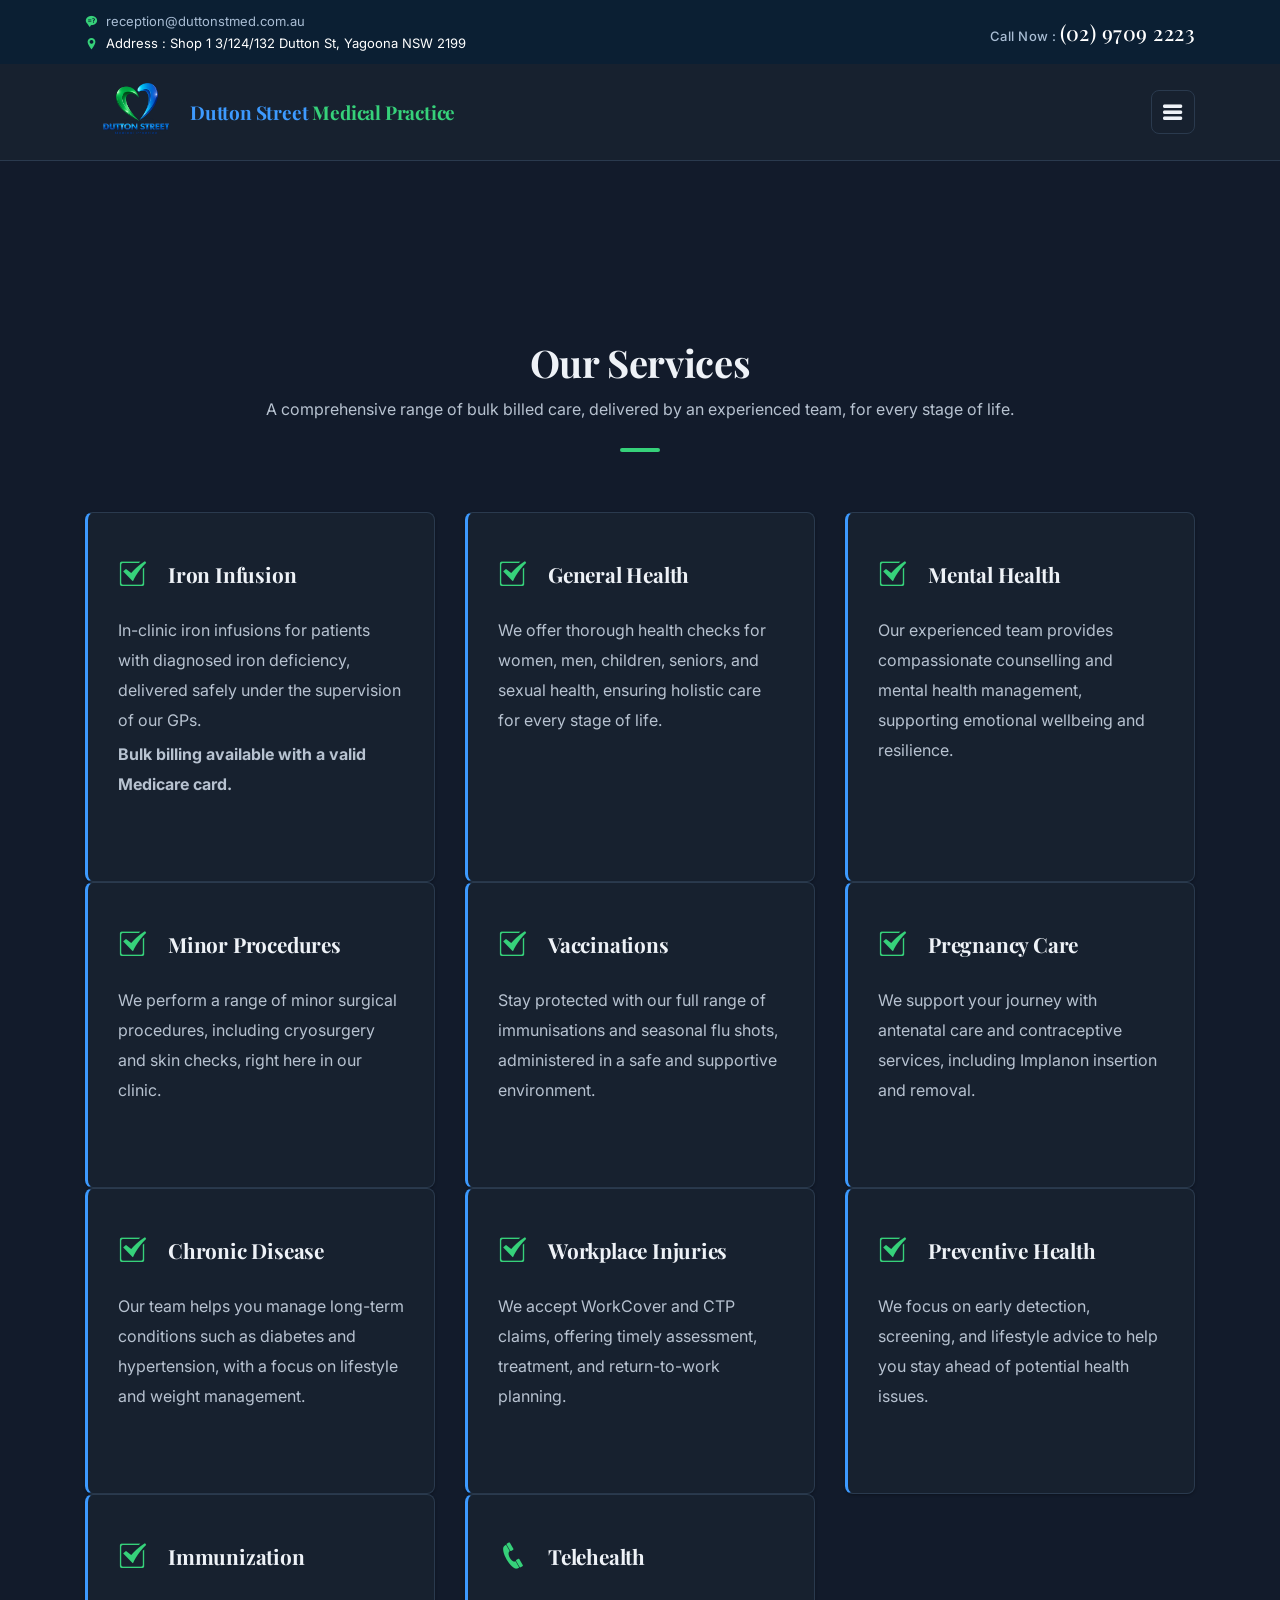
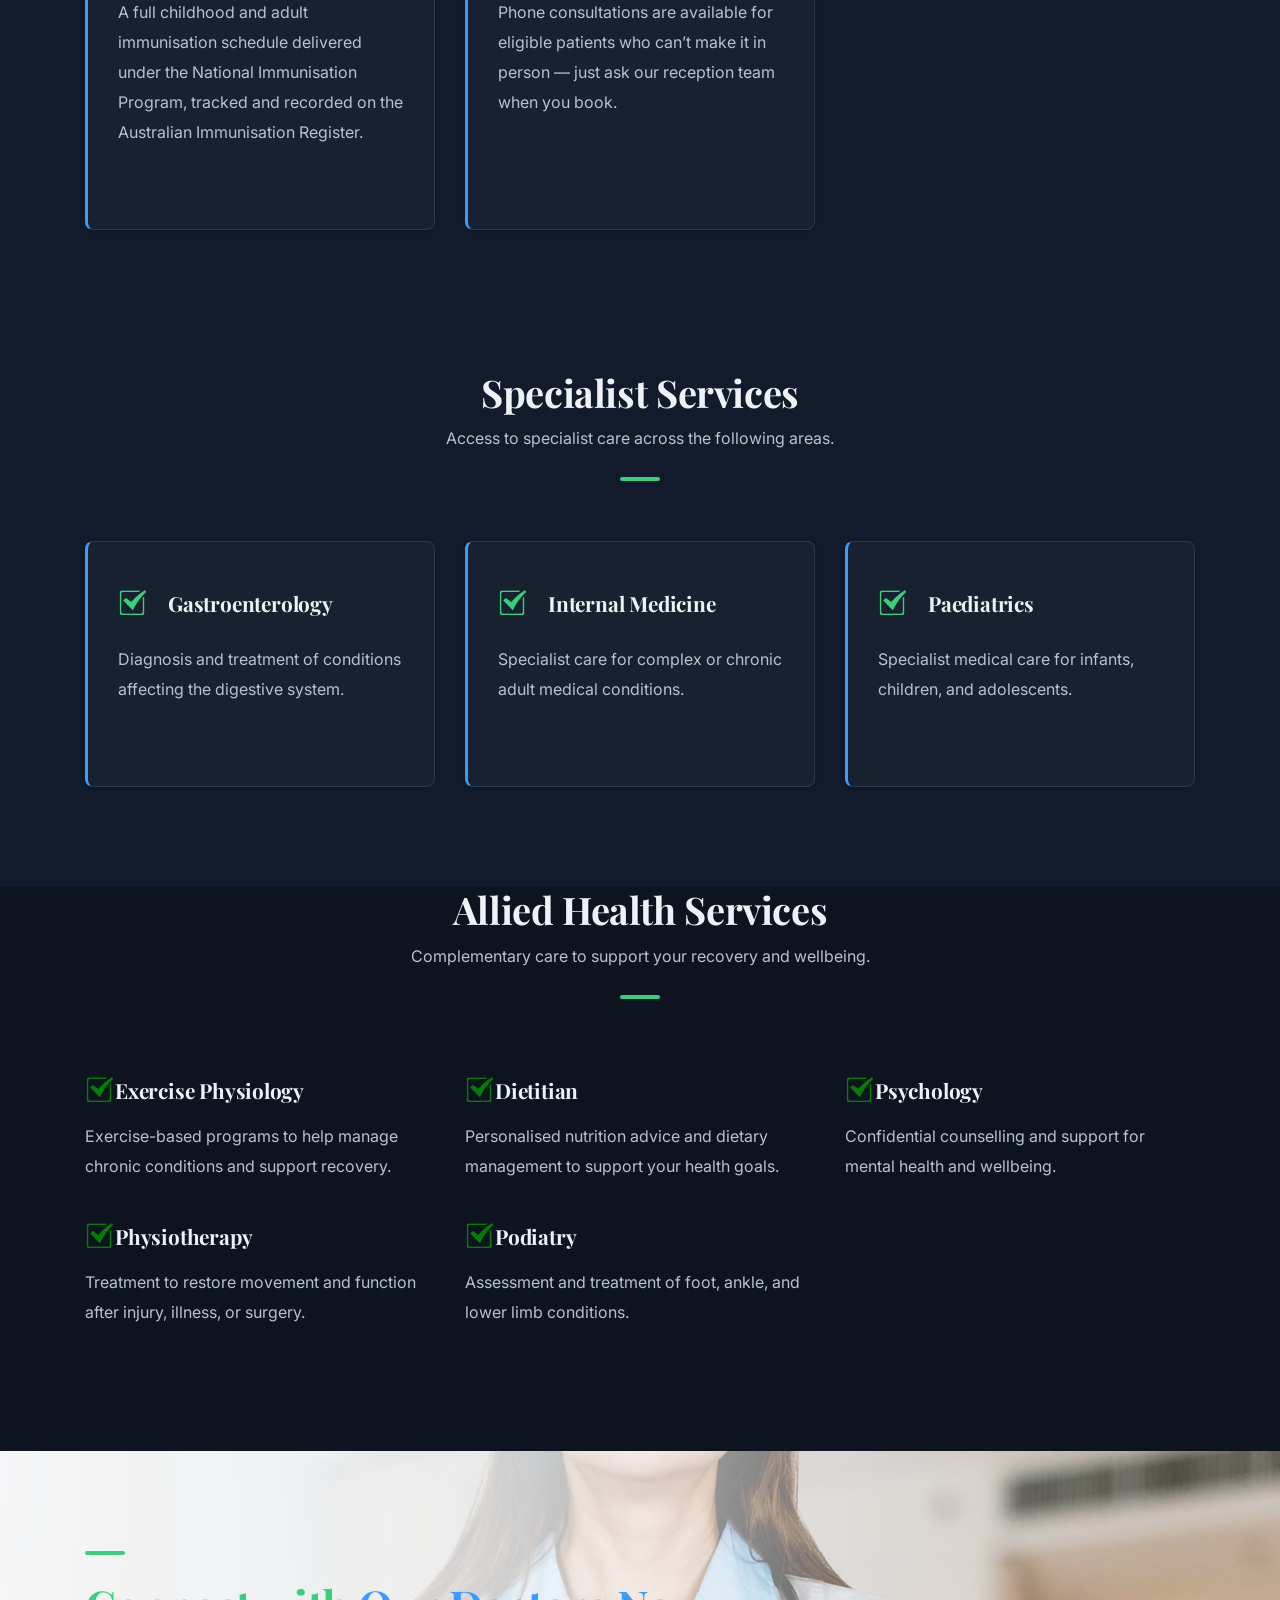
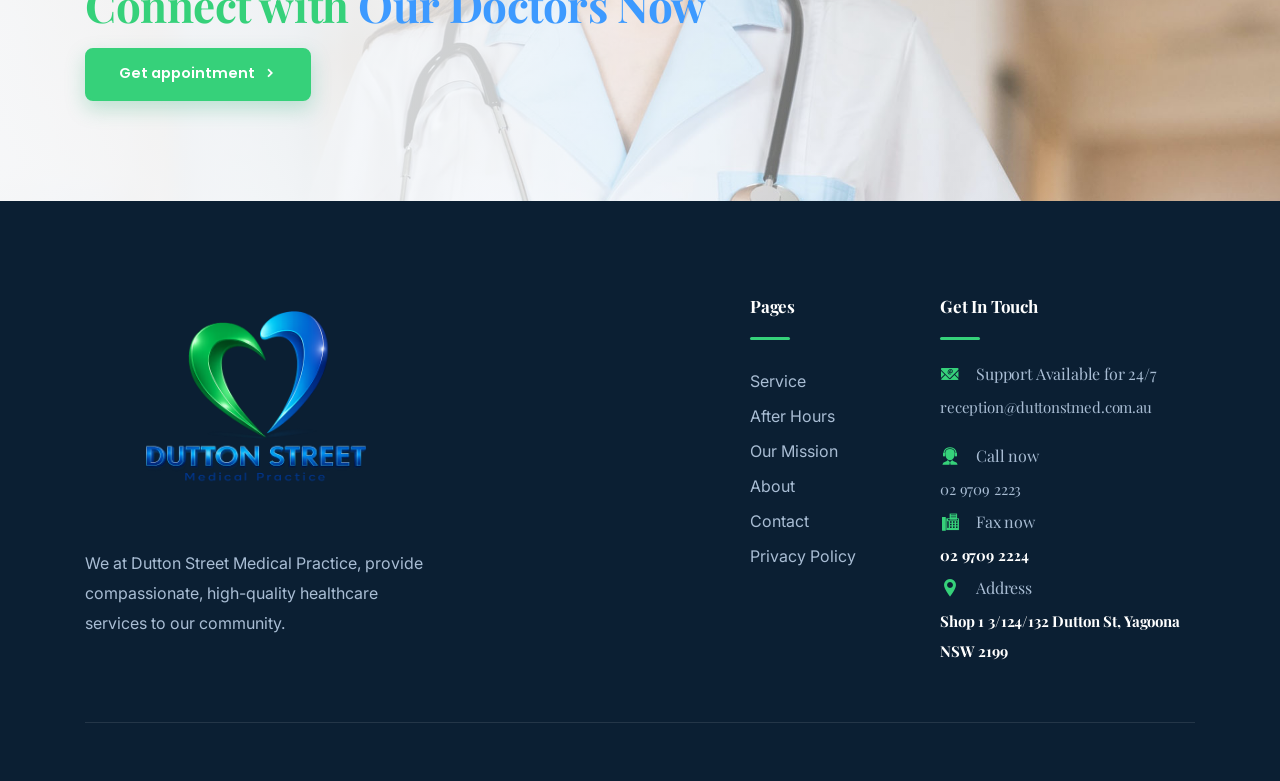
<file: service.html>
<!DOCTYPE html>
<html lang="zxx">
<head>
  <meta http-equiv="Content-Type" content="text/html; charset=UTF-8">
  <script>
(function () {
  var KEY = 'dsmp-theme-preference';
  try {
    var pref = localStorage.getItem(KEY);
    if (pref !== 'light' && pref !== 'dark' && pref !== 'auto') { pref = 'auto'; }
    var theme = pref;
    if (pref === 'auto') {
      var hour = new Date().getHours();
      theme = (hour >= 6 && hour < 18) ? 'light' : 'dark';
    }
    document.documentElement.setAttribute('data-theme', theme);
  } catch (e) {}
})();
  </script>
  <meta name="viewport" content="width=device-width, initial-scale=1">
  <script>
(function () {
  try {
    var lang = localStorage.getItem('dsmp-language');
    if (lang !== 'ar' && lang !== 'zh') { lang = 'en'; }
    document.documentElement.setAttribute('lang', lang);
    document.documentElement.setAttribute('dir', lang === 'ar' ? 'rtl' : 'ltr');
  } catch (e) {}
})();
  </script>
  <meta name="description" content="Explore the full range of bulk billed GP services at Dutton Street Medical Practice, Yagoona &mdash; general health, chronic disease, mental health, vaccinations and more.">

  <title>Services | Dutton Street Medical Practice</title>

  <!-- Favicon -->
  <link rel="icon" type="image/png" sizes="32x32" href="images/favicon-32.png">
  <link rel="apple-touch-icon" sizes="180x180" href="images/favicon-180.png">

  <!-- Open Graph -->
  <meta property="og:type" content="website">
  <meta property="og:site_name" content="Dutton Street Medical Practice">
  <meta property="og:title" content="Services | Dutton Street Medical Practice">
  <meta property="og:description" content="The full range of bulk billed GP services at Dutton Street Medical Practice, Yagoona.">
  <meta property="og:image" content="images/favicon-180.png">
  <meta name="twitter:card" content="summary">
  <link rel="canonical" href="https://duttonmed.com.au/service.html">

  <!-- bootstrap.min css -->
  <link rel="stylesheet" href="plugins/bootstrap/css/bootstrap.min.css">
  <!-- Icon Font Css -->
  <link rel="stylesheet" href="plugins/icofont/icofont.min.css">
  <!-- Slick Slider  CSS -->
  <link rel="stylesheet" href="plugins/slick-carousel/slick/slick.css">
  <link rel="stylesheet" href="plugins/slick-carousel/slick/slick-theme.css">
  <!-- Google Fonts -->
  <link rel="preconnect" href="https://fonts.googleapis.com">
  <link rel="preconnect" href="https://fonts.gstatic.com" crossorigin>
  <link rel="stylesheet" href="https://fonts.googleapis.com/css2?family=Inter:wght@400;500;600;700&family=Poppins:wght@500;600;700;800&display=swap">


  <!-- Main Stylesheet -->
  <link rel="stylesheet" href="css/style.css?v=1787958089">

</head>

<body id="top">

<div class="lang-disclaimer" data-i18n="lang_disclaimer">هذه الترجمة العربية آلية وقد تحتوي على أخطاء. للحصول على معلومات دقيقة، يُرجى التواصل معنا هاتفياً أو التحقق من النسخة الإنجليزية من الموقع.</div>

<header>
	<div class="header-top-bar">
		<div class="container">
			<div class="row align-items-center">
				<div class="col-lg-6">
					<ul class="top-bar-info list-inline-item pl-0 mb-0">
						<li class="list-inline-item"><a href="mailto:reception@duttonstmed.com.au"><i class="icofont-support-faq mr-2"></i><span data-i18n="contact_email">reception@duttonstmed.com.au</span></a></li>
						<li class="list-inline-item"><i class="icofont-location-pin mr-2"></i><span data-i18n="topbar_address_label">Address : </span><span data-i18n="contact_address">Shop 1 3/124/132 Dutton St, Yagoona NSW 2199</span></li>
					</ul>
				</div>
				<div class="col-lg-6">
					<div class="text-lg-right top-right-bar mt-2 mt-lg-0">
						<a href="tel:+61297092223">
								<span data-i18n="topbar_call_now">Call Now : </span>
								<span class="h4" data-i18n="contact_phone">(02) 9709 2223 </span>
							</a>
					</div>
				</div>
			</div>
		</div>
	</div>
	<nav class="navbar navbar-expand-xl navigation" id="navbar">
  <div class="container">
    <a class="navbar-brand" href="index.html" style="display: flex; align-items: center;">
      
      <img src="images/DSLogo.svg" alt="Dutton Street Medical Practice logo" class="img-fluid" style="height:80px;">
      
      <h1 style="margin-left: 0px; margin-bottom: 0; font-size: 22px;">
       <span style="color: var(--primary);">Dutton Street</span> <span style="color: var(--accent);">Medical Practice</span>
      </h1>

    </a>
  

		  	<button class="navbar-toggler collapsed" type="button" data-toggle="collapse" data-target="#navbarmain" aria-controls="navbarmain" aria-expanded="false" aria-label="Toggle navigation">
			<span class="icofont-navigation-menu"></span>
		  </button>
	  
		  <div class="collapse navbar-collapse" id="navbarmain">
			<ul class="navbar-nav ml-auto">
  <li class="nav-item">
    <a class="nav-link" href="index.html"><span data-i18n="nav_home">Home</span></a>
  </li>
  <li class="nav-item active"> <a class="nav-link" href="service.html"><span data-i18n="nav_services">Services</span></a>
  </li>
  <li class="nav-item"><a class="nav-link" href="ourmission.html"><span data-i18n="nav_mission">Our Mission</span></a></li>
  <li class="nav-item"><a class="nav-link" href="about.html"><span data-i18n="nav_about">About</span></a></li>
  <li class="nav-item"><a class="nav-link" href="contact.html"><span data-i18n="nav_contact">Contact</span></a></li>
  <li class="nav-item"><a class="nav-link" href="afterhours.html"><span data-i18n="nav_afterhours">After Hours</span></a></li>
  
</ul>
		<div class="btn-container ml-lg-3">
						<a href="#" data-toggle="modal" data-target="#bookingModal" class="btn btn-main-2 btn-icon btn-round-full"><span data-i18n="nav_book_appointment">Book Appointment</span><i class="icofont-simple-right ml-1  "></i></a>
					<div class="theme-toggle" id="theme-toggle">
						<button type="button" class="theme-toggle-btn" id="theme-toggle-btn" aria-haspopup="true" aria-expanded="false" aria-label="Change theme">
							<i class="theme-toggle-icon icofont-sun" data-theme-icon aria-hidden="true"></i>
						</button>
						<div class="theme-toggle-menu" id="theme-toggle-menu" role="menu">
							<button type="button" class="theme-toggle-option" data-theme-option="auto" role="menuitemradio" aria-checked="false">
								<i class="icofont-settings" aria-hidden="true"></i> <span data-i18n="theme_auto">Auto</span>
							</button>
							<button type="button" class="theme-toggle-option" data-theme-option="light" role="menuitemradio" aria-checked="false">
								<i class="icofont-sun" aria-hidden="true"></i> <span data-i18n="theme_light">Light</span>
							</button>
							<button type="button" class="theme-toggle-option" data-theme-option="dark" role="menuitemradio" aria-checked="false">
								<i class="icofont-moon" aria-hidden="true"></i> <span data-i18n="theme_dark">Dark</span>
							</button>
						</div>
					</div>
					<div class="lang-toggle" id="lang-toggle">
						<button type="button" class="lang-toggle-btn" id="lang-toggle-btn" aria-haspopup="true" aria-expanded="false" aria-label="Change language">
							<i class="icofont-globe" aria-hidden="true"></i>
							<span data-lang-label>EN</span>
						</button>
						<div class="lang-toggle-menu" id="lang-toggle-menu" role="menu">
							<button type="button" class="lang-toggle-option" data-lang-option="en" role="menuitemradio" aria-checked="true">
								<span data-i18n="lang_english">English</span>
							</button>
							<button type="button" class="lang-toggle-option" data-lang-option="ar" role="menuitemradio" aria-checked="false">
								العربية
							</button>
							<button type="button" class="lang-toggle-option" data-lang-option="zh" role="menuitemradio" aria-checked="false">
								中文
							</button>
						</div>
					</div>
					</div>
		  </div>
		</div>
	</nav>
</header>


<section class="section service gray-bg">
	<div class="container">
		<div class="row justify-content-center">
			<div class="col-lg-12 text-center">
				<div class="section-title">
					<h2 data-i18n="services_heading">Our Services</h2>
					<p data-i18n="services_intro">A comprehensive range of bulk billed care, delivered by an experienced team, for every stage of life.</p>
					<div class="divider mx-auto my-4"></div>
					
				</div>
			</div>
		</div>

		<div class="row">
			<div class="col-lg-4 col-md-6 col-sm-6">
				<div class="service-item mb-4">
					<div class="icon d-flex align-items-center">
						<i class="icofont-tick-boxed" style="font-size: 30px; color: green;"></i>

						<h4 class="mt-3 mb-3" data-i18n="svc10_title">Iron Infusion</h4>
					</div>

					<div class="content">
						<p class="mb-1"><span data-i18n="svc10_desc">In-clinic iron infusions for patients with diagnosed iron deficiency, delivered safely under the supervision of our GPs.</span></p>
						<p class="mb-4" data-i18n="svc10_bulk_billing"><strong>Bulk billing available with a valid Medicare card.</strong></p>
					</div>
				</div>
			</div>

			<div class="col-lg-4 col-md-6 col-sm-6">
				<div class="service-item mb-4">
					<div class="icon d-flex align-items-center">
						<i class="icofont-tick-boxed" style="font-size: 30px; color: green;"></i>

						<h4 class="mt-3 mb-3" data-i18n="svc1_title">General Health</h4>
					</div>

					<div class="content">
						<p class="mb-4" data-i18n="svc1_desc">We offer thorough health checks for women, men, children, seniors, and sexual health, ensuring holistic care for every stage of life.</p>
					</div>
				</div>
			</div>

			<div class="col-lg-4 col-md-6 col-sm-6">
				<div class="service-item mb-4">
					<div class="icon d-flex align-items-center">
						<i class="icofont-tick-boxed" style="font-size: 30px; color: green;"></i>

						<h4 class="mt-3 mb-3" data-i18n="svc2_title">Mental Health</h4>
					</div>
					<div class="content">
						<p class="mb-4" data-i18n="svc2_desc">Our experienced team provides compassionate counselling and mental health management, supporting emotional wellbeing and resilience.</p>
					</div>
				</div>
			</div>

			<div class="col-lg-4 col-md-6 col-sm-6">
				<div class="service-item mb-4">
					<div class="icon d-flex align-items-center">
						<i class="icofont-tick-boxed" style="font-size: 30px; color: green;"></i>

						<h4 class="mt-3 mb-3" data-i18n="svc3_title">Minor Procedures</h4>
					</div>
					<div class="content">
						<p class="mb-4" data-i18n="svc3_desc">We perform a range of minor surgical procedures, including cryosurgery and skin checks, right here in our clinic.</p>
					</div>
				</div>
			</div>


			<div class="col-lg-4 col-md-6 col-sm-6">
				<div class="service-item mb-4">
					<div class="icon d-flex align-items-center">
						<i class="icofont-tick-boxed" style="font-size: 30px; color: green;"></i>

						<h4 class="mt-3 mb-3" data-i18n="svc4_title">Vaccinations</h4>
					</div>

					<div class="content">
						<p class="mb-4" data-i18n="svc4_desc">Stay protected with our full range of immunisations and seasonal flu shots, administered in a safe and supportive environment.</p>
					</div>
				</div>
			</div>

			<div class="col-lg-4 col-md-6 col-sm-6">
				<div class="service-item mb-4">
					<div class="icon d-flex align-items-center">
						<i class="icofont-tick-boxed" style="font-size: 30px; color: green;"></i>

						<h4 class="mt-3 mb-3" data-i18n="svc5_title">Pregnancy Care</h4>
					</div>
					<div class="content">
						<p class="mb-4" data-i18n="svc5_desc">We support your journey with antenatal care and contraceptive services, including Implanon insertion and removal.</p>
					</div>
				</div>
			</div>
			
			<div class="col-lg-4 col-md-6 col-sm-6">
				<div class="service-item mb-4">
					<div class="icon d-flex align-items-center">
						<i class="icofont-tick-boxed" style="font-size: 30px; color: green;"></i>

						<h4 class="mt-3 mb-3" data-i18n="svc6_title">Chronic Disease </h4>
					</div>
					<div class="content">
						<p class="mb-4" data-i18n="svc6_desc">Our team helps you manage long-term conditions such as diabetes and hypertension, with a focus on lifestyle and weight management.</p>
					</div>
				</div>
			</div>
			
			<div class="col-lg-4 col-md-6 col-sm-6">
				<div class="service-item mb-4">
					<div class="icon d-flex align-items-center">
						<i class="icofont-tick-boxed" style="font-size: 30px; color: green;"></i>

						<h4 class="mt-3 mb-3" data-i18n="svc7_title">Workplace Injuries</h4>
					</div>
					<div class="content">
						<p class="mb-4" data-i18n="svc7_desc">We accept WorkCover and CTP claims, offering timely assessment, treatment, and return-to-work planning.</p>
					</div>
				</div>
			</div>

			<div class="col-lg-4 col-md-6 col-sm-6">
				<div class="service-item mb-4">
					<div class="icon d-flex align-items-center">
						<i class="icofont-tick-boxed" style="font-size: 30px; color: green;"></i>

						<h4 class="mt-3 mb-3" data-i18n="svc8_title">Preventive Health</h4>
					</div>
					<div class="content">
						<p class="mb-4" data-i18n="svc8_desc">We focus on early detection, screening, and lifestyle advice to help you stay ahead of potential health issues.</p>
					</div>
				</div>
			</div>

			<div class="col-lg-4 col-md-6 col-sm-6">
				<div class="service-item mb-4">
					<div class="icon d-flex align-items-center">
						<i class="icofont-tick-boxed" style="font-size: 30px; color: green;"></i>

						<h4 class="mt-3 mb-3" data-i18n="svc9_title">Immunization</h4>
					</div>
					<div class="content">
						<p class="mb-4" data-i18n="svc9_desc">A full childhood and adult immunisation schedule delivered under the National Immunisation Program, tracked and recorded on the Australian Immunisation Register.</p>
					</div>
				</div>
			</div>

			<div class="col-lg-4 col-md-6 col-sm-6">
				<div class="service-item mb-4">
					<div class="icon d-flex align-items-center">
						<i class="icofont-phone" style="font-size: 30px; color: green;"></i>

						<h4 class="mt-3 mb-3" data-i18n="svc11_title">Telehealth</h4>
					</div>
					<div class="content">
						<p class="mb-4" data-i18n="svc11_desc">Phone consultations are available for eligible patients who can&rsquo;t make it in person &mdash; just ask our reception team when you book.</p>
					</div>
				</div>
			</div>
	</div>
	</div>
</section>

<section class="section service gray-bg" style="padding-top: 40px;">
	<div class="container">
		<div class="row justify-content-center">
			<div class="col-lg-12 text-center">
				<div class="section-title">
					<h2 data-i18n="specialist_heading">Specialist Services</h2>
					<p data-i18n="specialist_intro">Access to specialist care across the following areas.</p>
					<div class="divider mx-auto my-4"></div>
				</div>
			</div>
		</div>

		<div class="row">
			<div class="col-lg-4 col-md-6 col-sm-6">
				<div class="service-item mb-4">
					<div class="icon d-flex align-items-center">
						<i class="icofont-tick-boxed" style="font-size: 30px; color: green;"></i>

						<h4 class="mt-3 mb-3" data-i18n="spc_gastro_title">Gastroenterology</h4>
					</div>

					<div class="content">
						<p class="mb-4" data-i18n="spc_gastro_desc">Diagnosis and treatment of conditions affecting the digestive system.</p>
					</div>
				</div>
			</div>

			<div class="col-lg-4 col-md-6 col-sm-6">
				<div class="service-item mb-4">
					<div class="icon d-flex align-items-center">
						<i class="icofont-tick-boxed" style="font-size: 30px; color: green;"></i>

						<h4 class="mt-3 mb-3" data-i18n="spc_internal_title">Internal Medicine</h4>
					</div>

					<div class="content">
						<p class="mb-4" data-i18n="spc_internal_desc">Specialist care for complex or chronic adult medical conditions.</p>
					</div>
				</div>
			</div>

			<div class="col-lg-4 col-md-6 col-sm-6">
				<div class="service-item mb-4">
					<div class="icon d-flex align-items-center">
						<i class="icofont-tick-boxed" style="font-size: 30px; color: green;"></i>

						<h4 class="mt-3 mb-3" data-i18n="spc_paed_title">Paediatrics</h4>
					</div>

					<div class="content">
						<p class="mb-4" data-i18n="spc_paed_desc">Specialist medical care for infants, children, and adolescents.</p>
					</div>
				</div>
			</div>
		</div>
	</div>
</section>

<section class="section" style="padding-top: 0;">
	<div class="container">
		<div class="row justify-content-center">
			<div class="col-lg-12 text-center">
				<div class="section-title">
					<h2 data-i18n="allied_heading">Allied Health Services</h2>
					<p data-i18n="allied_intro">Complementary care to support your recovery and wellbeing.</p>
					<div class="divider mx-auto my-4"></div>
				</div>
			</div>
		</div>

		<div class="row">
			<div class="col-lg-4 col-md-6 col-sm-6">
				<div class="service-item mb-4">
					<div class="icon d-flex align-items-center">
						<i class="icofont-tick-boxed" style="font-size: 30px; color: green;"></i>

						<h4 class="mt-3 mb-3" data-i18n="ah1_title">Exercise Physiology</h4>
					</div>

					<div class="content">
						<p class="mb-4" data-i18n="ah1_desc">Exercise-based programs to help manage chronic conditions and support recovery.</p>
					</div>
				</div>
			</div>
			<div class="col-lg-4 col-md-6 col-sm-6">
				<div class="service-item mb-4">
					<div class="icon d-flex align-items-center">
						<i class="icofont-tick-boxed" style="font-size: 30px; color: green;"></i>

						<h4 class="mt-3 mb-3" data-i18n="ah2_title">Dietitian</h4>
					</div>

					<div class="content">
						<p class="mb-4" data-i18n="ah2_desc">Personalised nutrition advice and dietary management to support your health goals.</p>
					</div>
				</div>
			</div>

			<div class="col-lg-4 col-md-6 col-sm-6">
				<div class="service-item mb-4">
					<div class="icon d-flex align-items-center">
						<i class="icofont-tick-boxed" style="font-size: 30px; color: green;"></i>

						<h4 class="mt-3 mb-3" data-i18n="ah3_title">Psychology</h4>
					</div>

					<div class="content">
						<p class="mb-4" data-i18n="ah3_desc">Confidential counselling and support for mental health and wellbeing.</p>
					</div>
				</div>
			</div>

			<div class="col-lg-4 col-md-6 col-sm-6">
				<div class="service-item mb-4">
					<div class="icon d-flex align-items-center">
						<i class="icofont-tick-boxed" style="font-size: 30px; color: green;"></i>

						<h4 class="mt-3 mb-3" data-i18n="ah4_title">Physiotherapy</h4>
					</div>

					<div class="content">
						<p class="mb-4" data-i18n="ah4_desc">Treatment to restore movement and function after injury, illness, or surgery.</p>
					</div>
				</div>
			</div>

			<div class="col-lg-4 col-md-6 col-sm-6">
				<div class="service-item mb-4">
					<div class="icon d-flex align-items-center">
						<i class="icofont-tick-boxed" style="font-size: 30px; color: green;"></i>

						<h4 class="mt-3 mb-3" data-i18n="ah5_title">Podiatry</h4>
					</div>

					<div class="content">
						<p class="mb-4" data-i18n="ah5_desc">Assessment and treatment of foot, ankle, and lower limb conditions.</p>
					</div>
				</div>
			</div>
		</div>
	</div>
</section>


<section class="section cta-page">
	<div class="container">
		<div class="row">
			<div class="col-lg-7">
				<div class="cta-content">
					<div class="divider mb-4"></div>
					<h2 class="mb-3 mt-3" style="font-weight: bold;">
    <span style="color: var(--accent);" data-i18n="service_cta_h2_1">Connect with </span>
    <span style="color: var(--primary);" data-i18n="service_cta_h2_2"> Our Doctors</span>
	<span style="color: var(--primary);" data-i18n="service_cta_h2_3">Now</span>
</h2>
					<a href="#" data-toggle="modal" data-target="#bookingModal" class="btn btn-main-2 btn-round-full"><span data-i18n="service_cta_btn">Get appointment</span><i class="icofont-simple-right  ml-2"></i></a>
				</div>
			</div>
		</div>
	</div>
</section>

<!-- footer Start -->
<footer class="footer section gray-bg">
	<div class="container">
		<div class="row">
			<div class="col-lg-4 mr-auto col-sm-6">
				<div class="widget mb-5 mb-lg-0">
					<div class="logo mb-4">
						<img loading="lazy" src="images/DSLogo.svg" alt="Dutton Street Medical Practice logo" class="img-fluid">
					</div>
					<p data-i18n="footer_tagline">We at Dutton Street Medical Practice, provide compassionate, high-quality healthcare services to our community.</p>
<!--
					<ul class="list-inline footer-socials mt-4">
						<li class="list-inline-item"><a href="https://www.facebook.com/themefisher"><i class="icofont-facebook"></i></a></li>
						<li class="list-inline-item"><a href="https://twitter.com/themefisher"><i class="icofont-twitter"></i></a></li>
						<li class="list-inline-item"><a href="https://www.pinterest.com/themefisher/"><i class="icofont-linkedin"></i></a></li>
					</ul>
					-->
				</div>
			</div>

				<div class="col-lg-2 col-md-6 col-sm-6">
				<div class="widget mb-5 mb-lg-0">
					<h4 class="text-capitalize mb-3" data-i18n="footer_pages_heading">Pages</h4>
					<div class="divider mb-4"></div>

					<ul class="list-unstyled footer-menu lh-35">
						<li><a href="service.html"><span data-i18n="footer_nav_service">Service </span></a></li>
						<li><a href="afterhours.html"><span data-i18n="nav_afterhours">After Hours</span></a></li>
						<li><a href="ourmission.html"><span data-i18n="nav_mission">Our Mission</span></a></li>
						<li><a href="about.html"><span data-i18n="nav_about">About</span></a></li>
						<li><a href="contact.html"><span data-i18n="nav_contact">Contact</span></a></li>
						<li><a href="privacy-policy.html"><span data-i18n="footer_privacy">Privacy Policy</span></a></li>
						
					</ul>
				</div>
			</div>


			

			<div class="col-lg-3 col-md-6 col-sm-6">
				<div class="widget widget-contact mb-5 mb-lg-0">
					<h4 class="text-capitalize mb-3" data-i18n="footer_get_in_touch">Get in Touch</h4>
					<div class="divider mb-4"></div>
					<div class="footer-contact-block mb-4">
						<div class="icon d-flex align-items-center">
							<i class="icofont-email mr-3"></i>
							<span class="h6 mb-0" data-i18n="footer_support_247">Support Available for 24/7</span>
						</div>
						<h4 class="mt-2"><a href="mailto:reception@duttonstmed.com.au"><span data-i18n="contact_email">reception@duttonstmed.com.au</span></a></h4>
					</div>

					<div class="footer-contact-block">
						<div class="icon d-flex align-items-center">
							<i class="icofont-support mr-3"></i>
							<span class="h6 mb-0" data-i18n="footer_call_now">Call now</span>
						</div>
						<h4 class="mt-2"><a href="tel:+61297092223"><span data-i18n="contact_phone">02 9709 2223</span></a></h4>
					</div>
						<div class="footer-contact-block">
						<div class="icon d-flex align-items-center">
							<i class="icofont-fax mr-3"></i>
							<span class="h6 mb-0" data-i18n="footer_fax_now">Fax now</span>
						</div>
						<h4 class="mt-2" data-i18n="contact_fax">02 9709 2224</h4>
					</div>

						<div class="footer-contact-block">
						<div class="icon d-flex align-items-center">
							<i class="icofont-location-pin mr-3"></i>
							<span class="h6 mb-0" data-i18n="footer_address_label">Address </span>
						</div>
						<h4 class="mt-2" data-i18n="contact_address">Shop 1 3/124/132 Dutton St, Yagoona NSW 2199</h4>
					</div>
				</div>
			</div>
		</div>
		
		<div class="footer-btm py-4 mt-5">
			<div class="row align-items-center justify-content-between">
				<div class="col-lg-6">
					
				</div>
				<div class="col-lg-6">
					<div class="subscribe-form text-lg-right mt-5 mt-lg-0">
					
					</div>
				</div>
			</div>

			<div class="row">
				<div class="col-lg-4">
					<a class="backtop js-scroll-trigger" href="#top">
						<i class="icofont-long-arrow-up"></i>
					</a>
				</div>
			</div>
		</div>
	</div>
</footer>

<!-- Booking method modal: HotDoc or HealthEngine -->
<div class="modal fade" id="bookingModal" tabindex="-1" role="dialog" aria-labelledby="bookingModalLabel" aria-hidden="true">
  <div class="modal-dialog modal-dialog-centered" role="document">
    <div class="modal-content booking-modal-content">
      <div class="modal-header">
        <h5 class="modal-title" id="bookingModalLabel" data-i18n="modal_title">Book an Appointment</h5>
        <button type="button" class="close" data-dismiss="modal" aria-label="Close">
          <span aria-hidden="true">&times;</span>
        </button>
      </div>
      <div class="modal-body">
        <p class="mb-4" data-i18n="modal_intro">Choose how you'd like to book online:</p>
        <div class="booking-modal-options">
          <a href="https://www.hotdoc.com.au/medical-centres/yagoona-NSW-2199/dutton-street-medical-centre/doctors" target="_blank" rel="noopener" class="booking-modal-option">
            <span class="booking-method-icon"><i class="icofont-calendar"></i></span>
            <span>
              <span class="booking-method-title" data-i18n="modal_hotdoc_title">Book via HotDoc</span>
              <span class="booking-method-sub">hotdoc.com.au</span>
            </span>
            <i class="icofont-simple-right ml-auto"></i>
          </a>
          <a href="https://healthengine.com.au/medical-centre/nsw/yagoona/dutton-street-medical-centre/s62282" target="_blank" rel="noopener" class="booking-modal-option">
            <span class="booking-method-icon"><i class="icofont-calendar"></i></span>
            <span>
              <span class="booking-method-title" data-i18n="modal_healthengine_title">Book via HealthEngine</span>
              <span class="booking-method-sub">healthengine.com.au</span>
            </span>
            <i class="icofont-simple-right ml-auto"></i>
          </a>
        </div>
      </div>
    </div>
  </div>
</div>

    <!--
    Essential Scripts
    =====================================-->

    
    <!-- Main jQuery -->
    <script src="plugins/jquery/jquery.js"></script>
    <!-- Bootstrap 4.3.2 -->
    <script src="plugins/bootstrap/js/popper.js"></script>
    <script src="plugins/bootstrap/js/bootstrap.min.js"></script>
    <!-- Slick Slider -->
    <script src="plugins/slick-carousel/slick/slick.min.js"></script>
    <!-- Counterup -->
    <script src="plugins/counterup/jquery.waypoints.min.js"></script>
    
    <script src="plugins/counterup/jquery.counterup.min.js"></script>

    <script src="js/script.js"></script>
    <script src="js/contact.js"></script>
    <script src="js/theme.js"></script>
    <script src="js/i18n-ar.js"></script>
    <script src="js/i18n-zh.js"></script>
    <script src="js/i18n.js"></script>

  </body>
  </html>
</file>
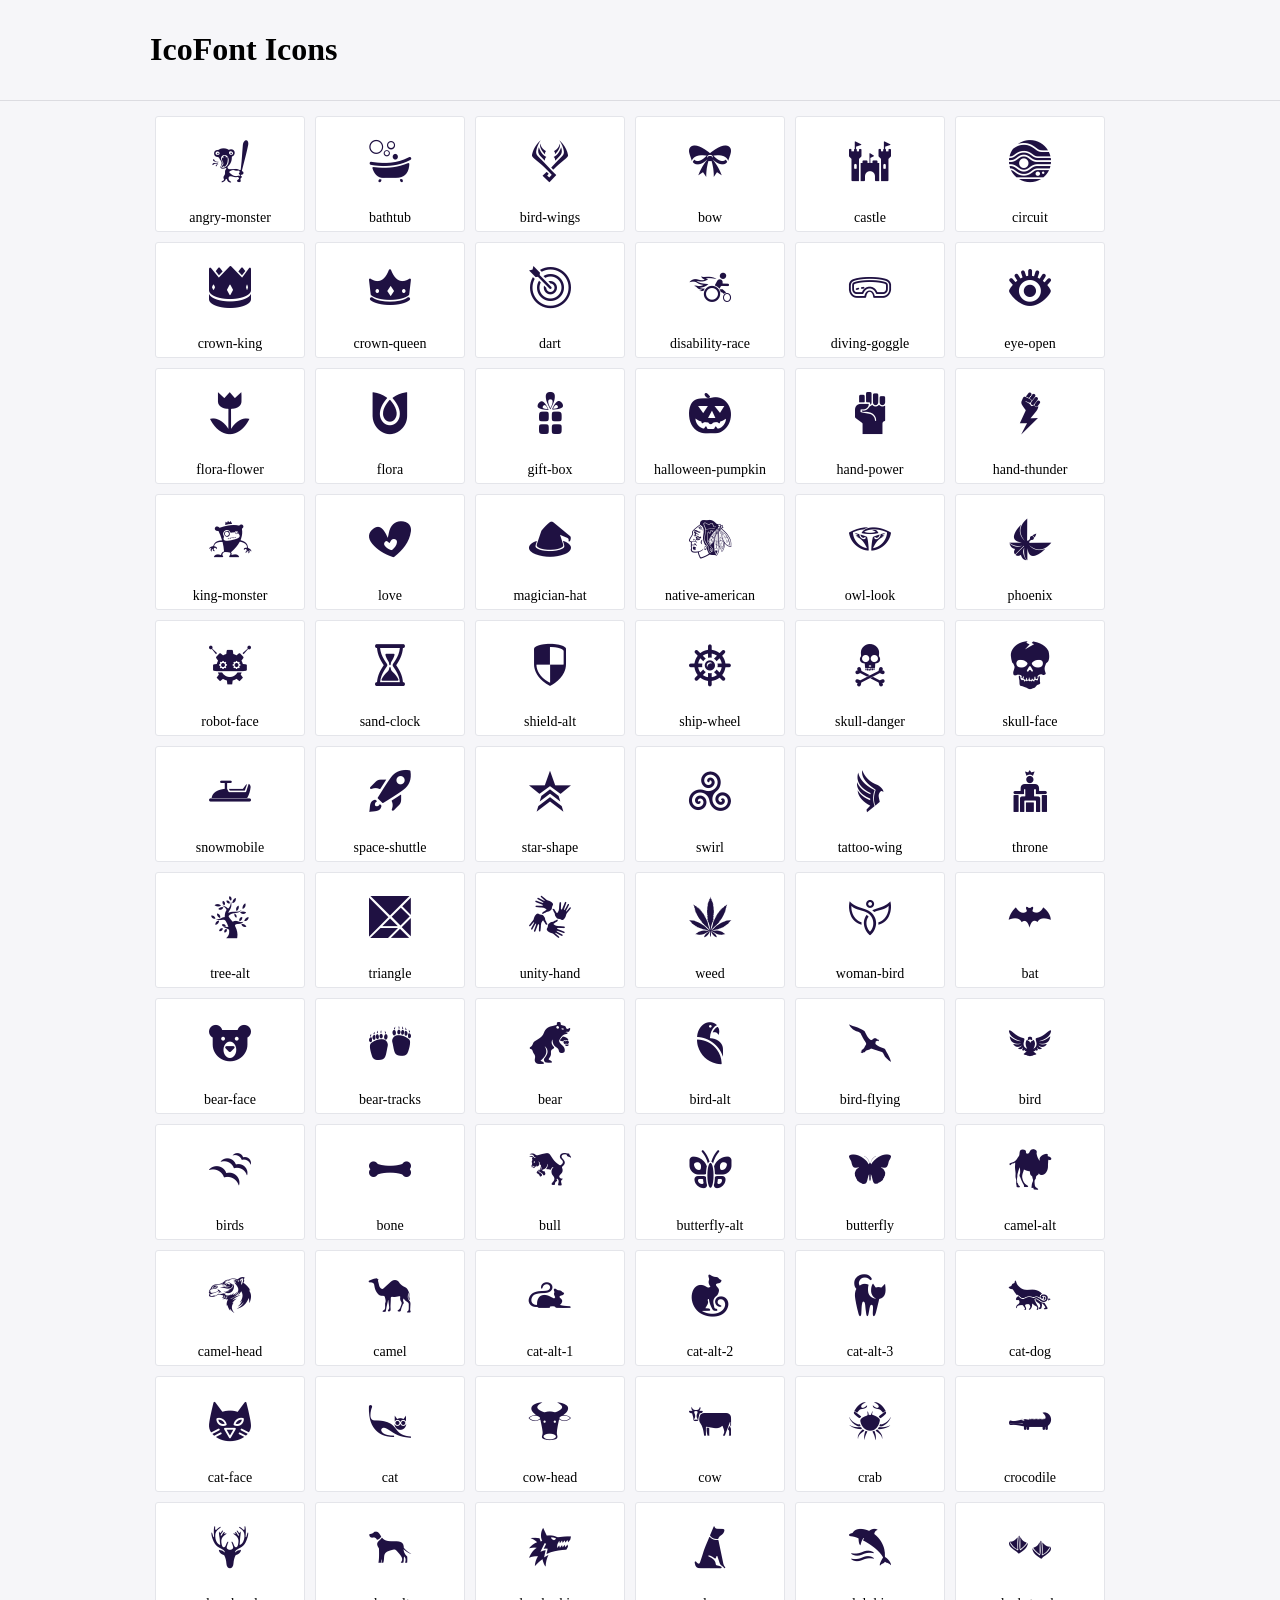
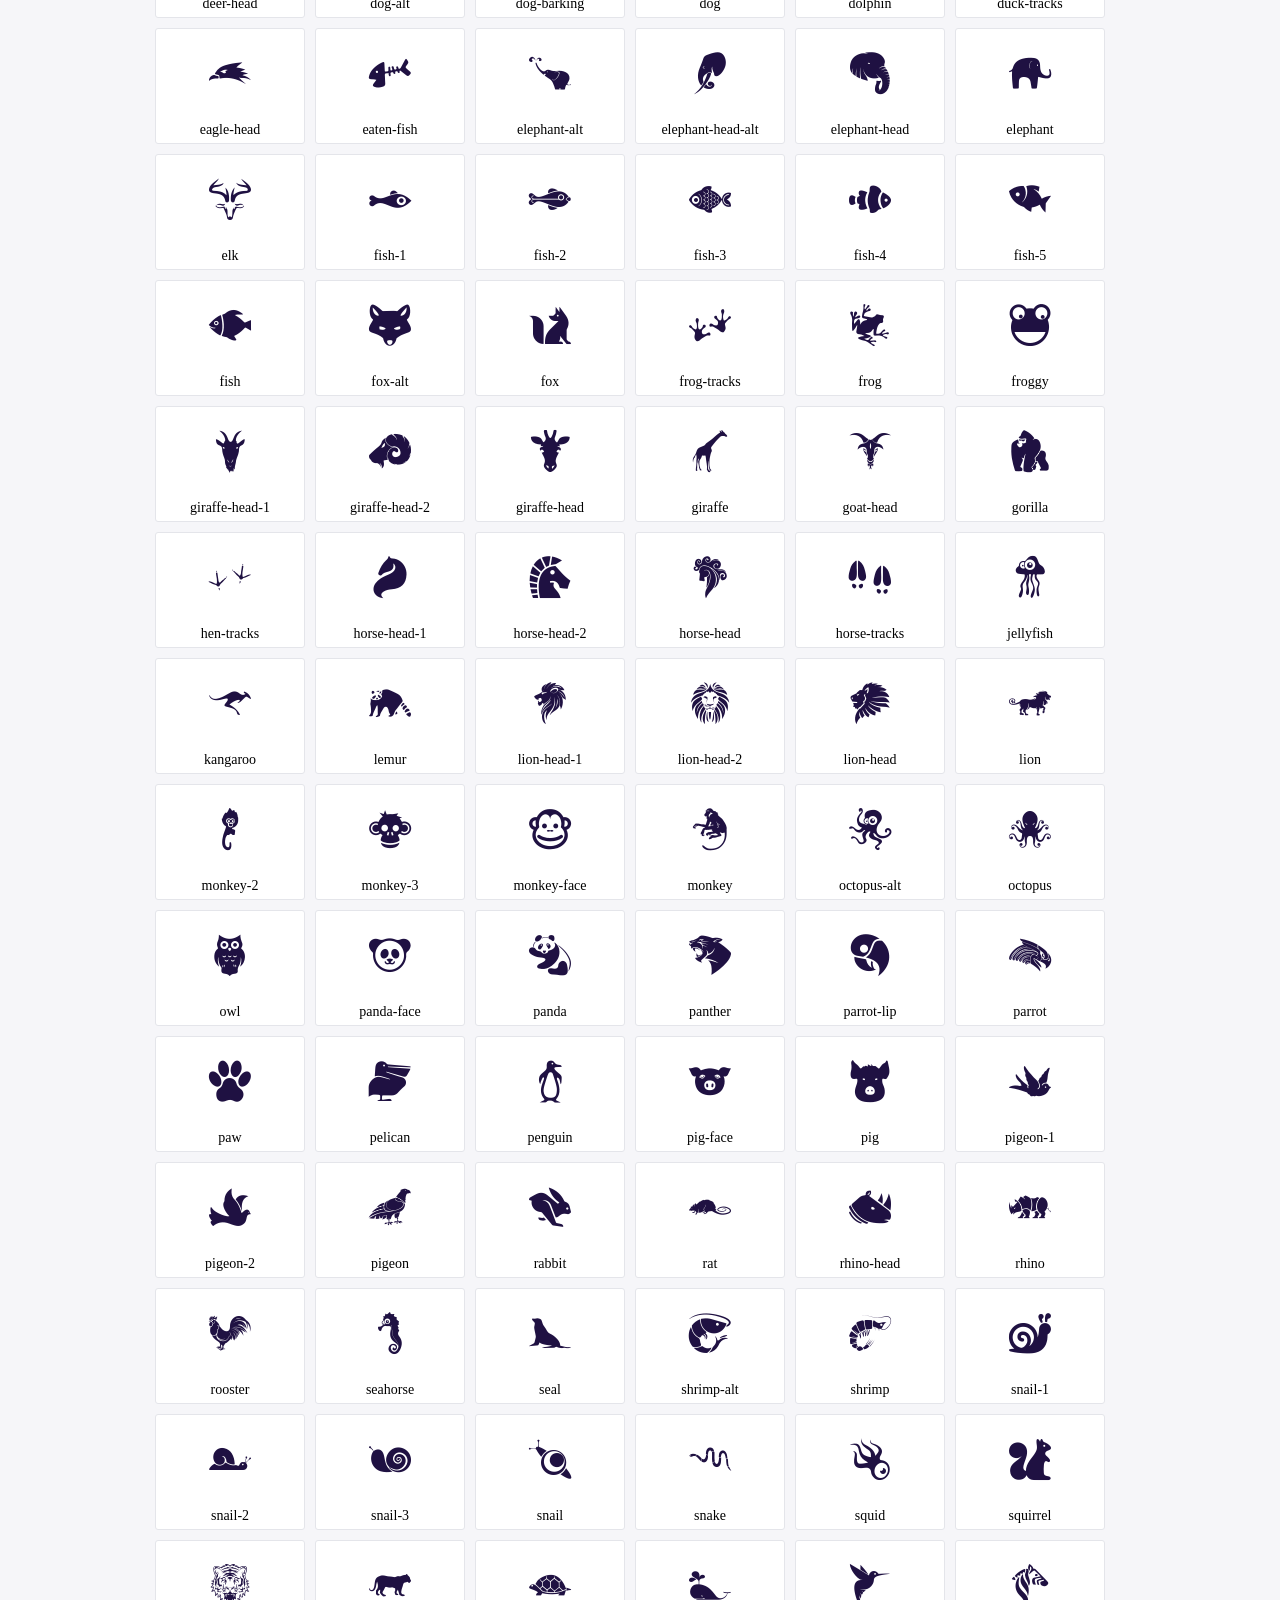
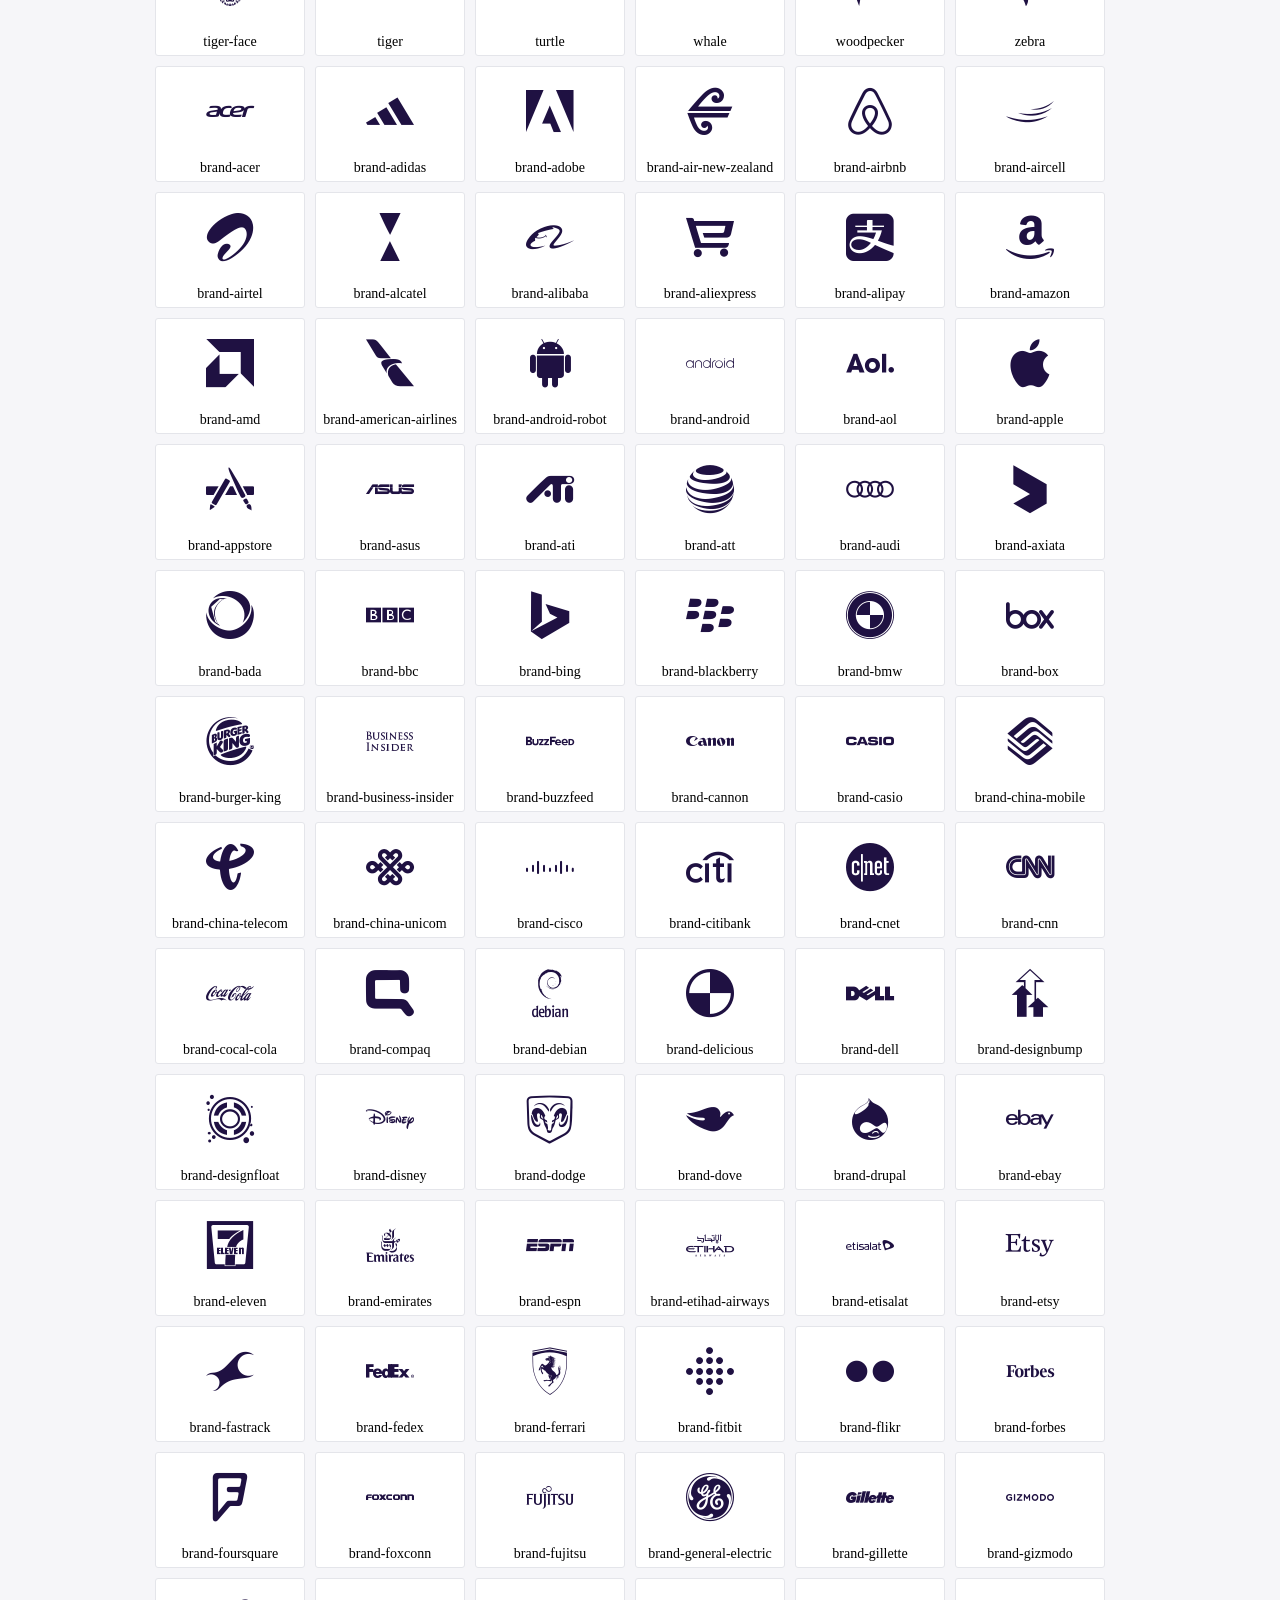
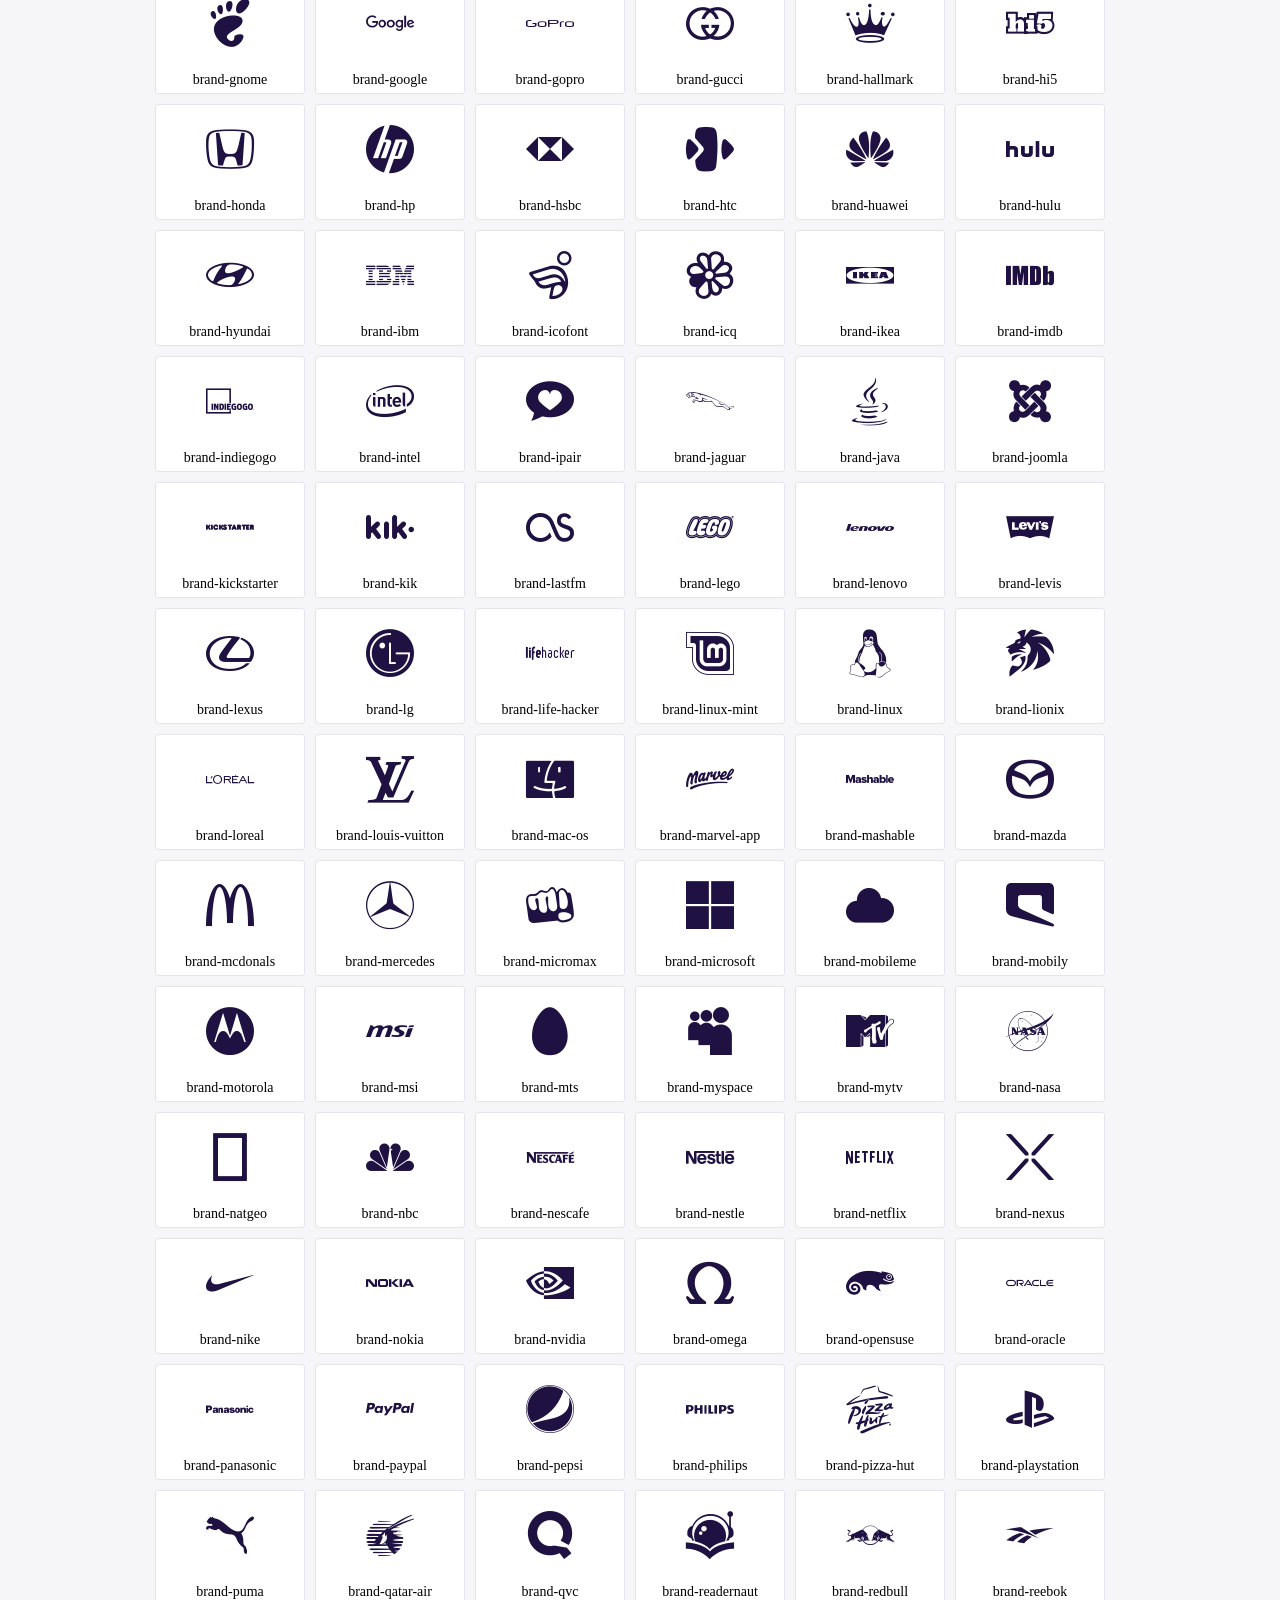
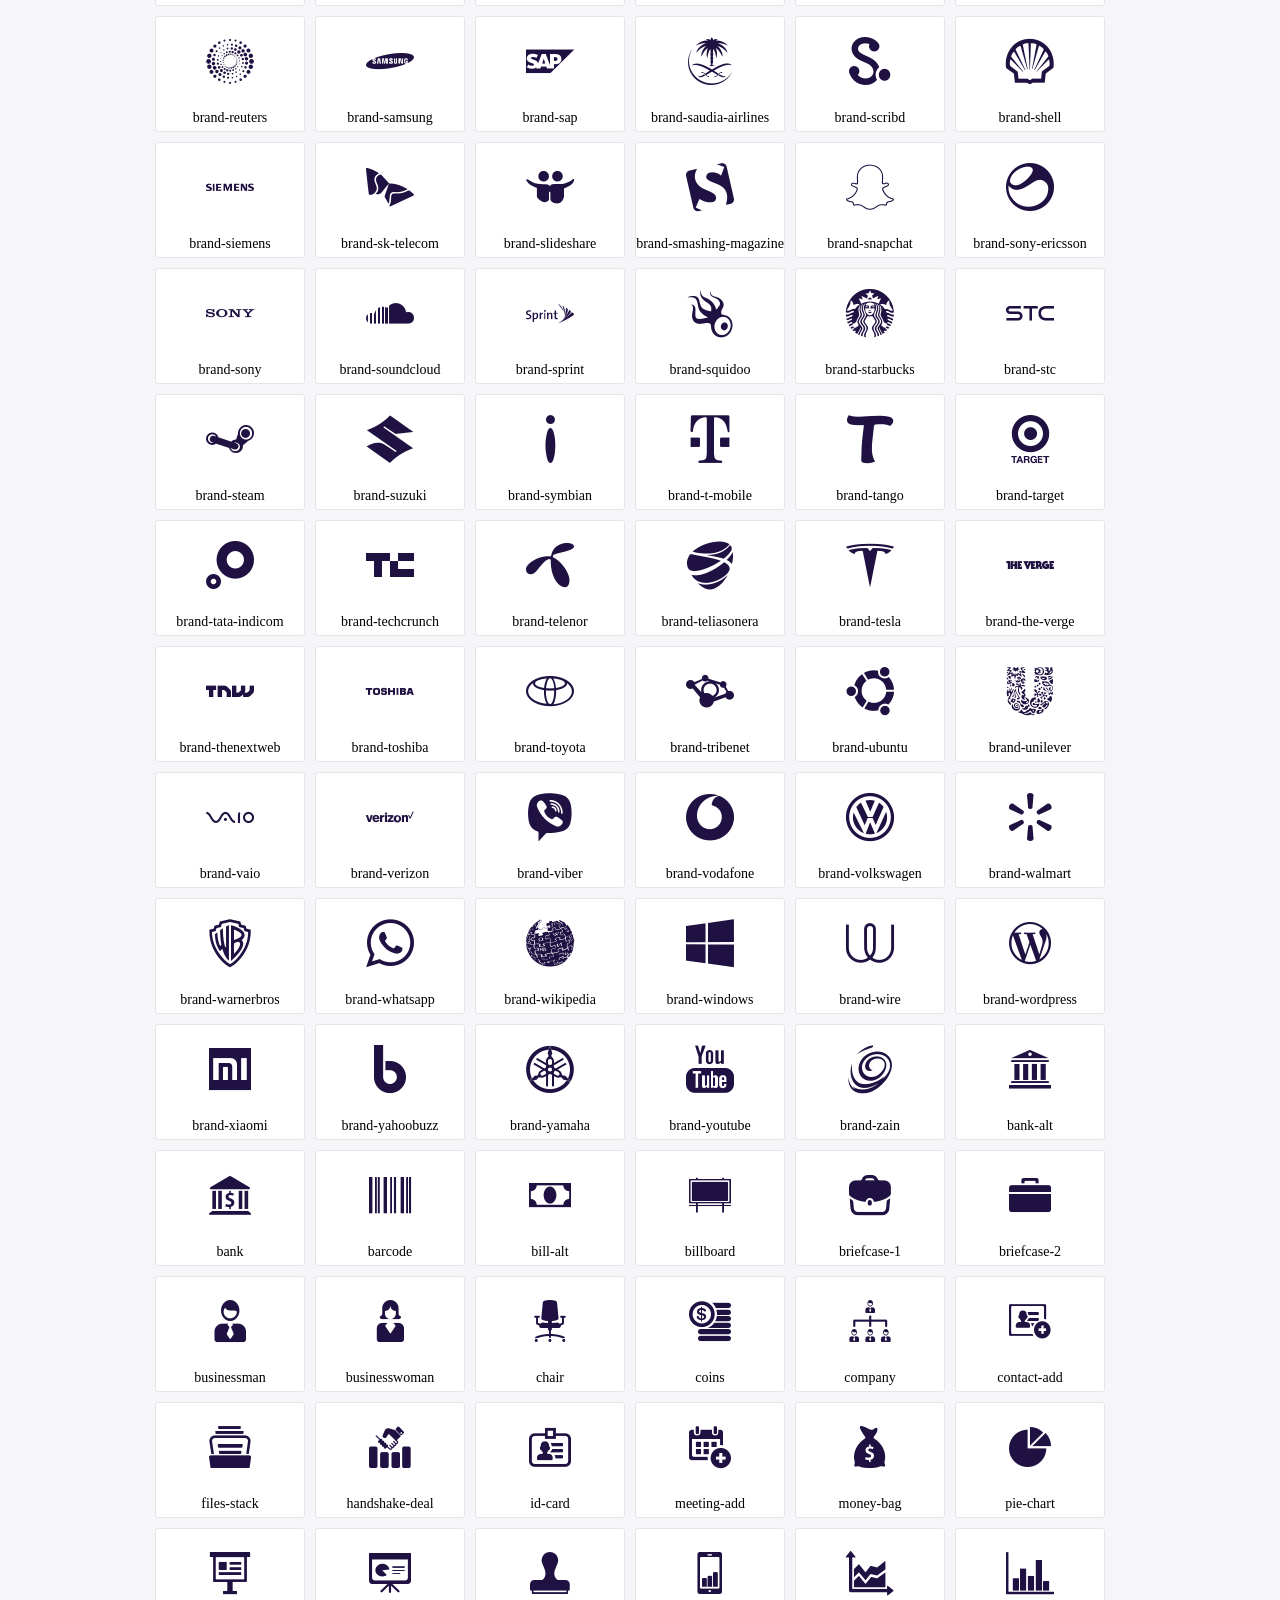
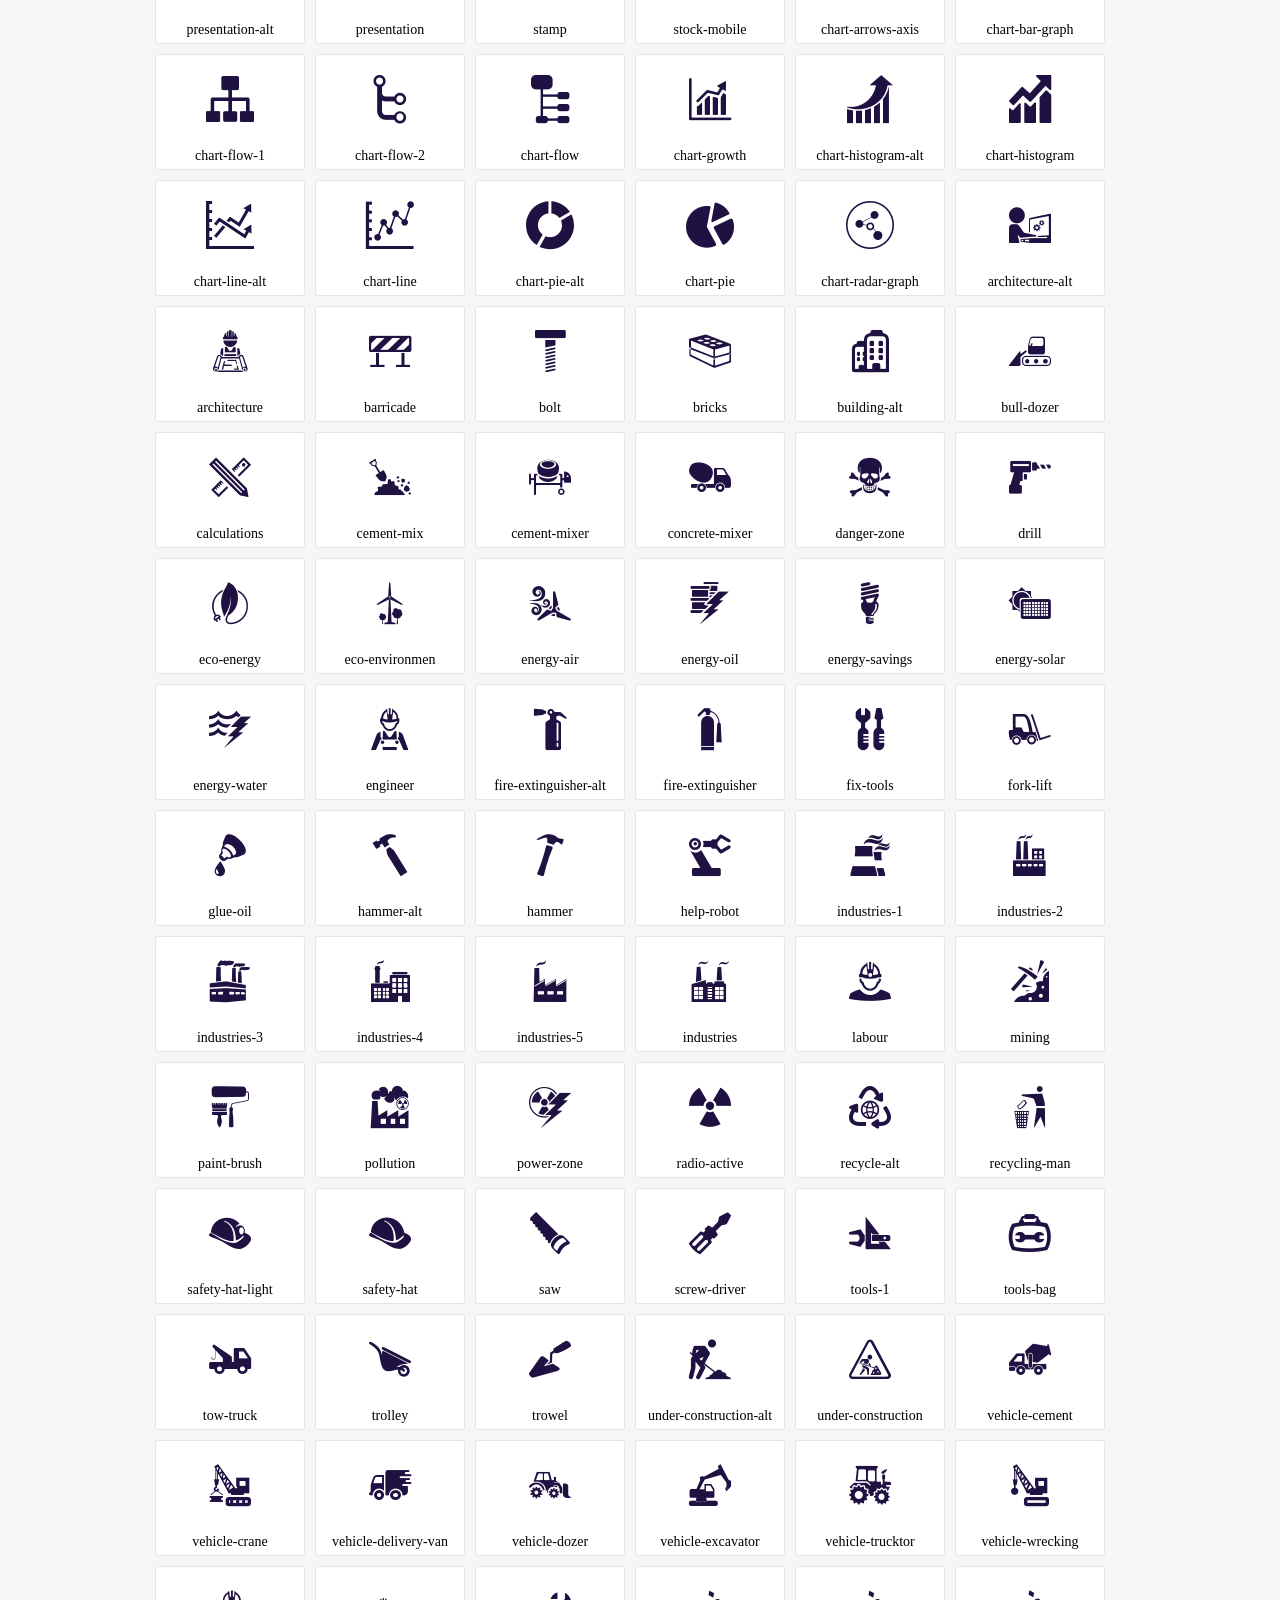
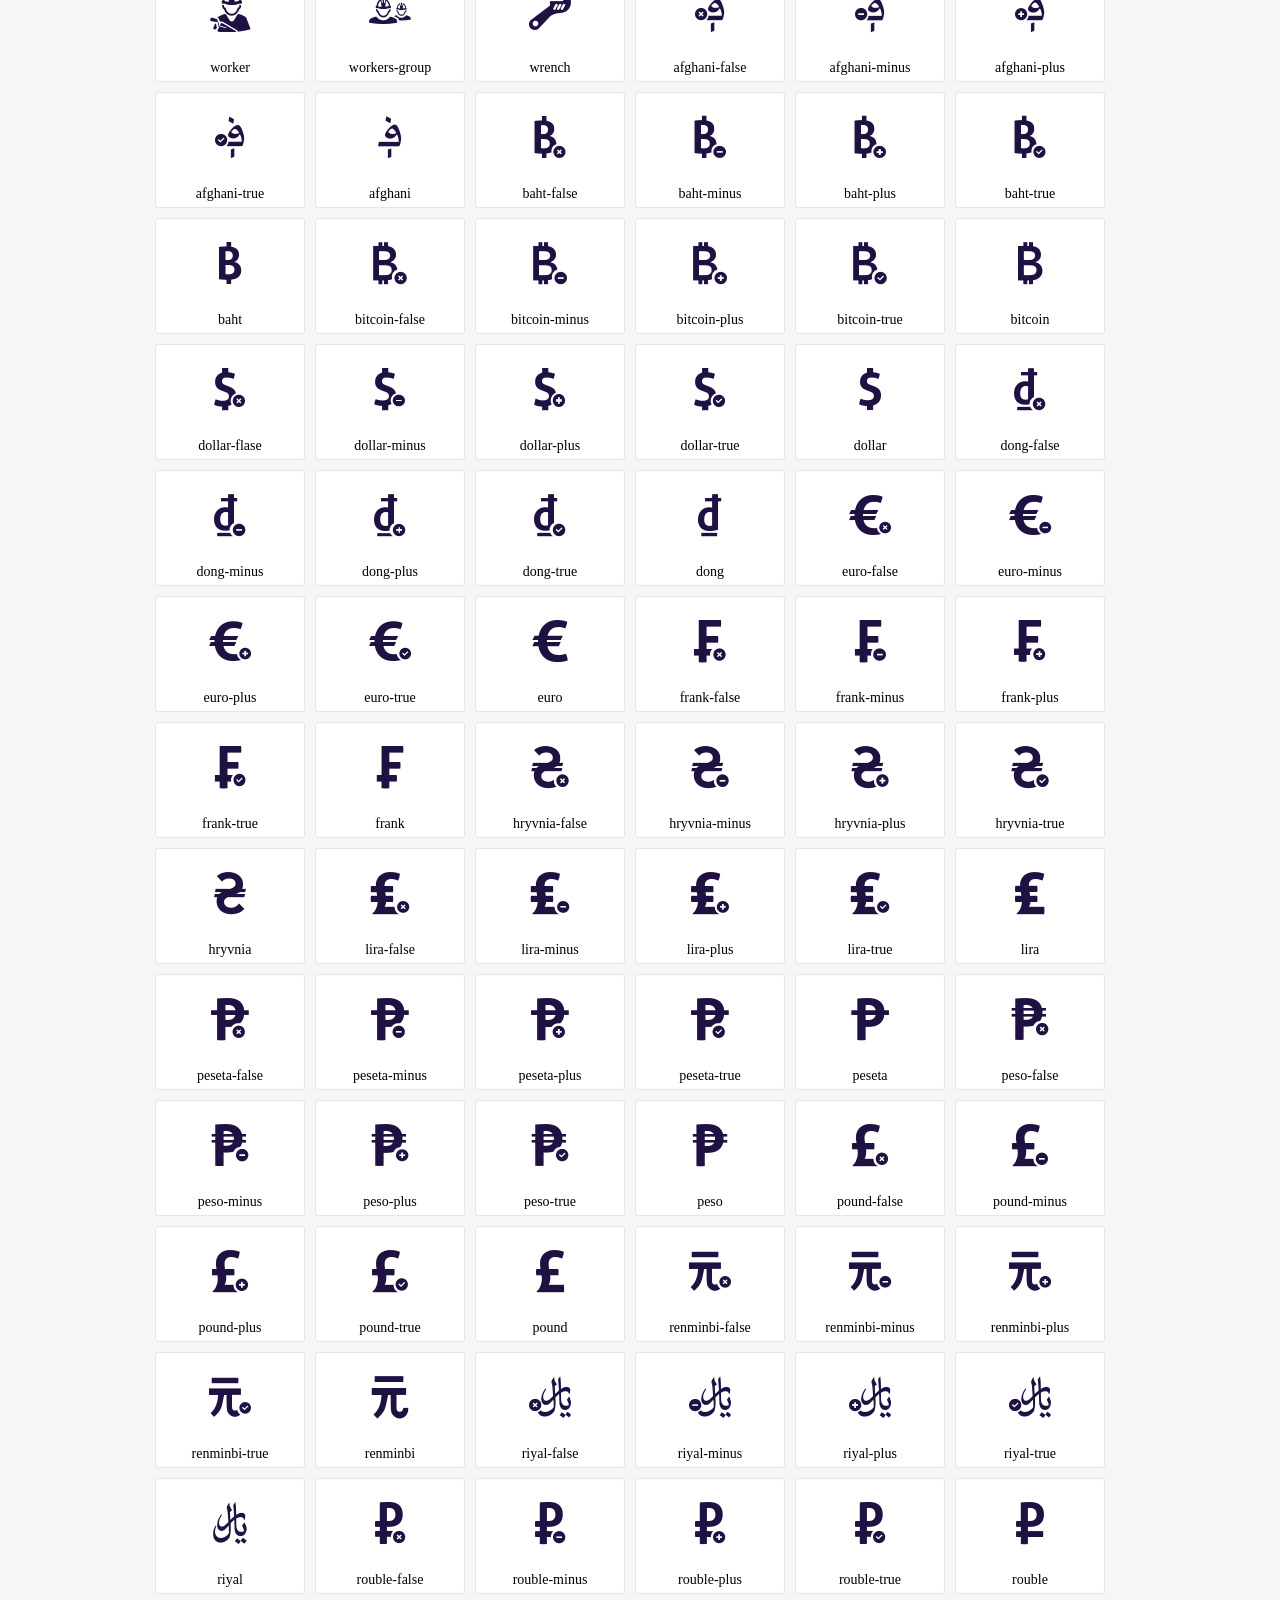
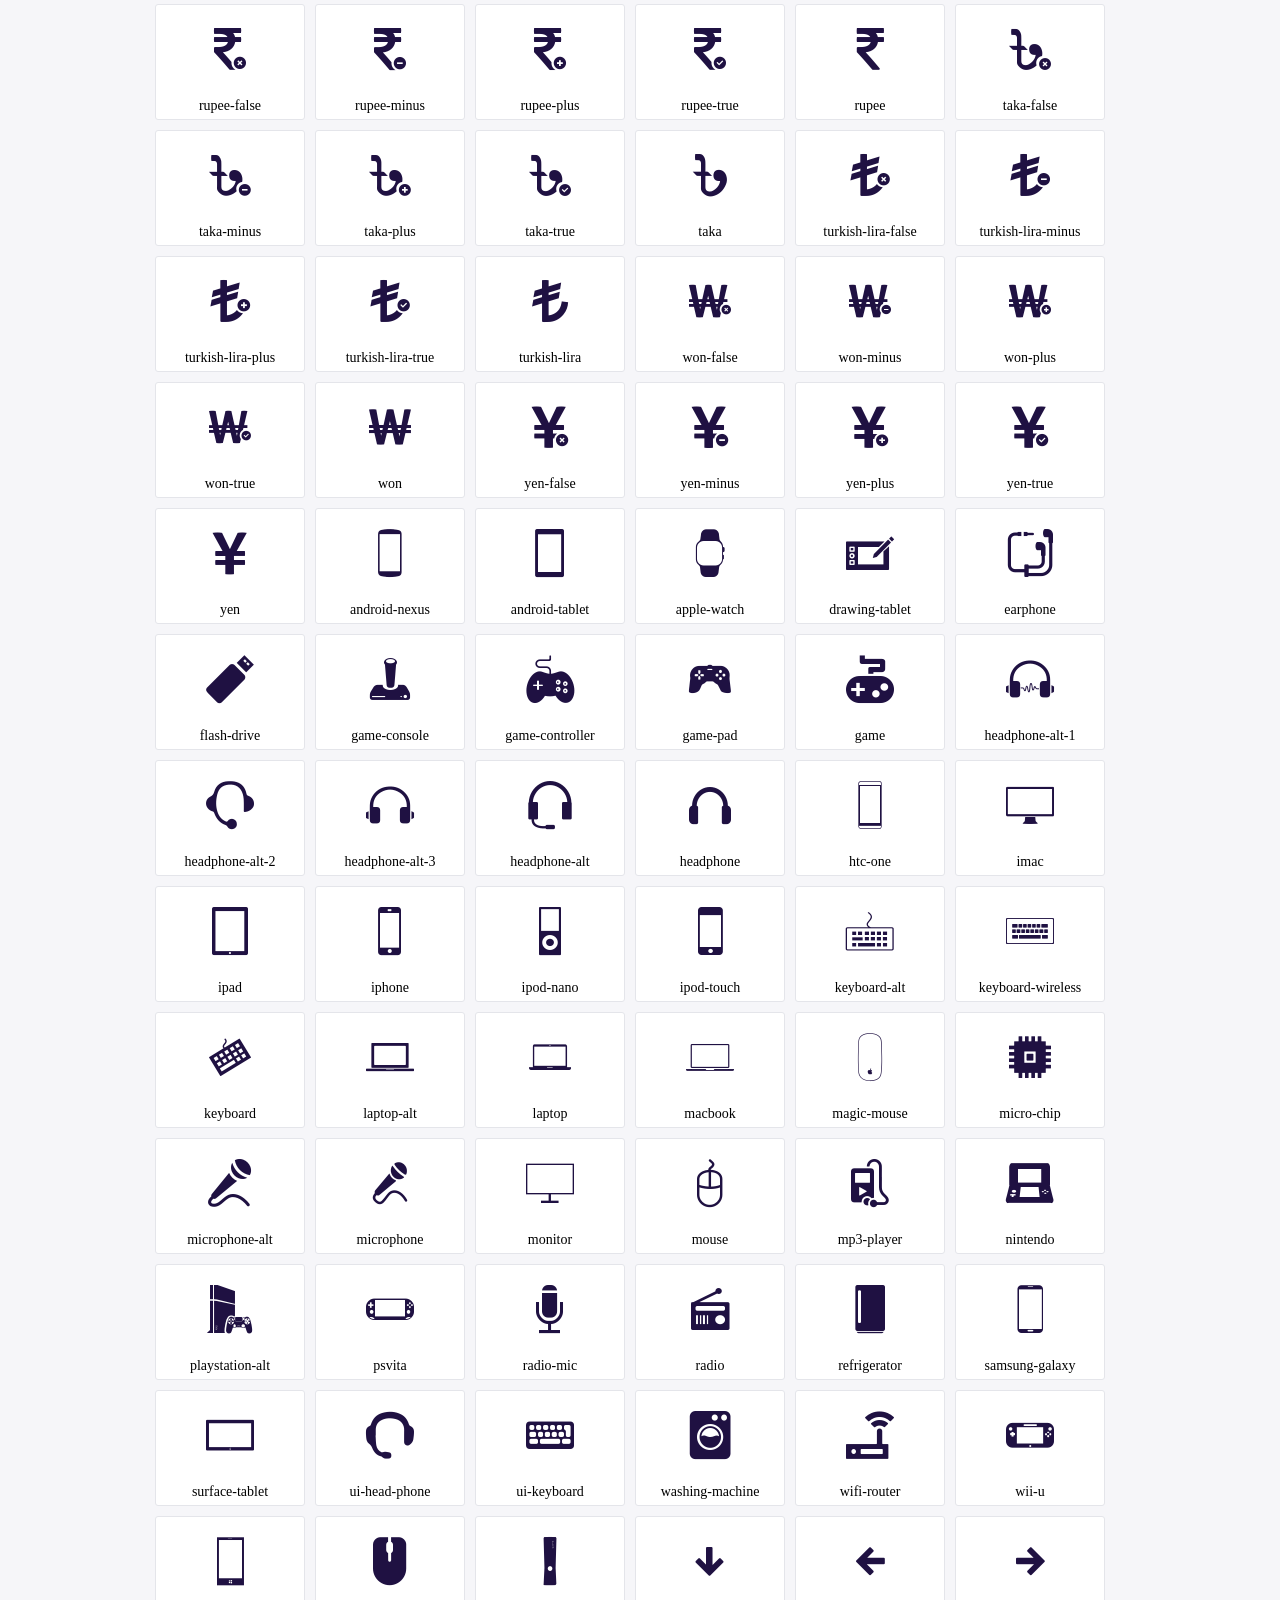
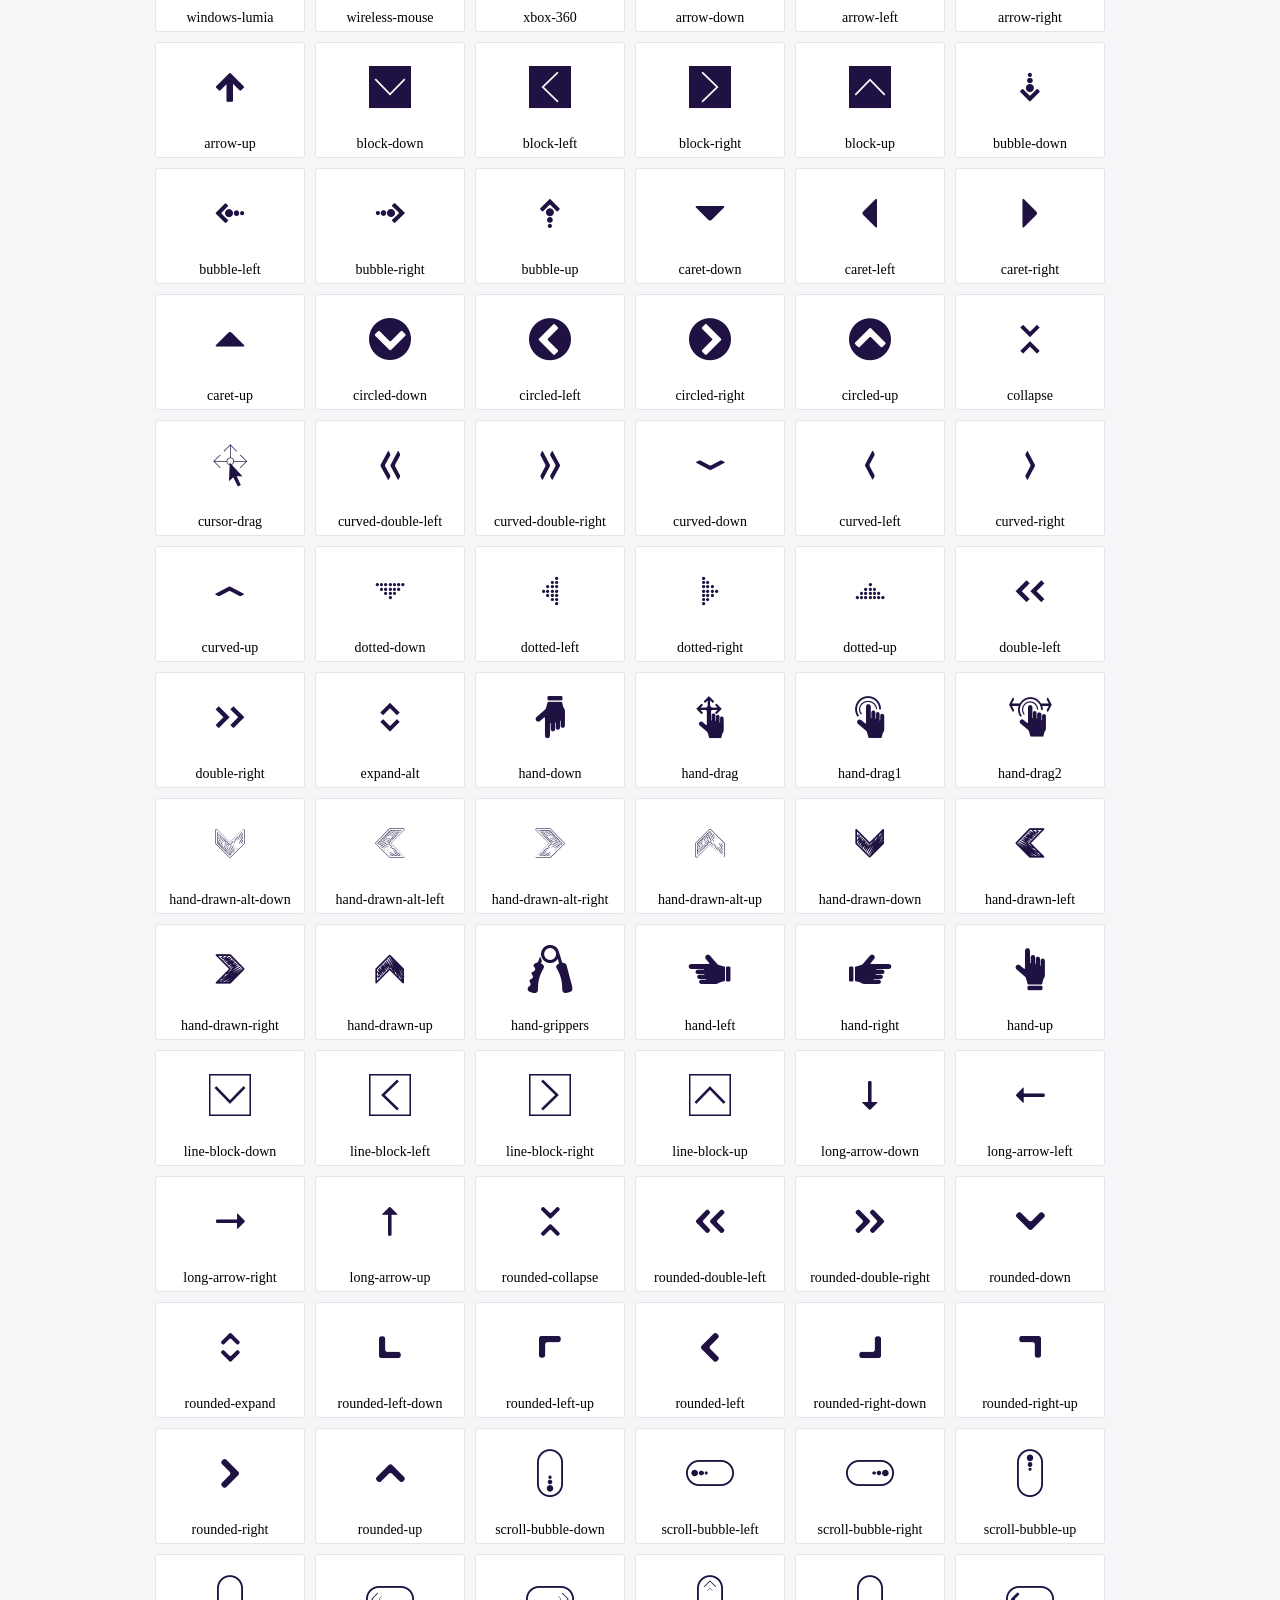
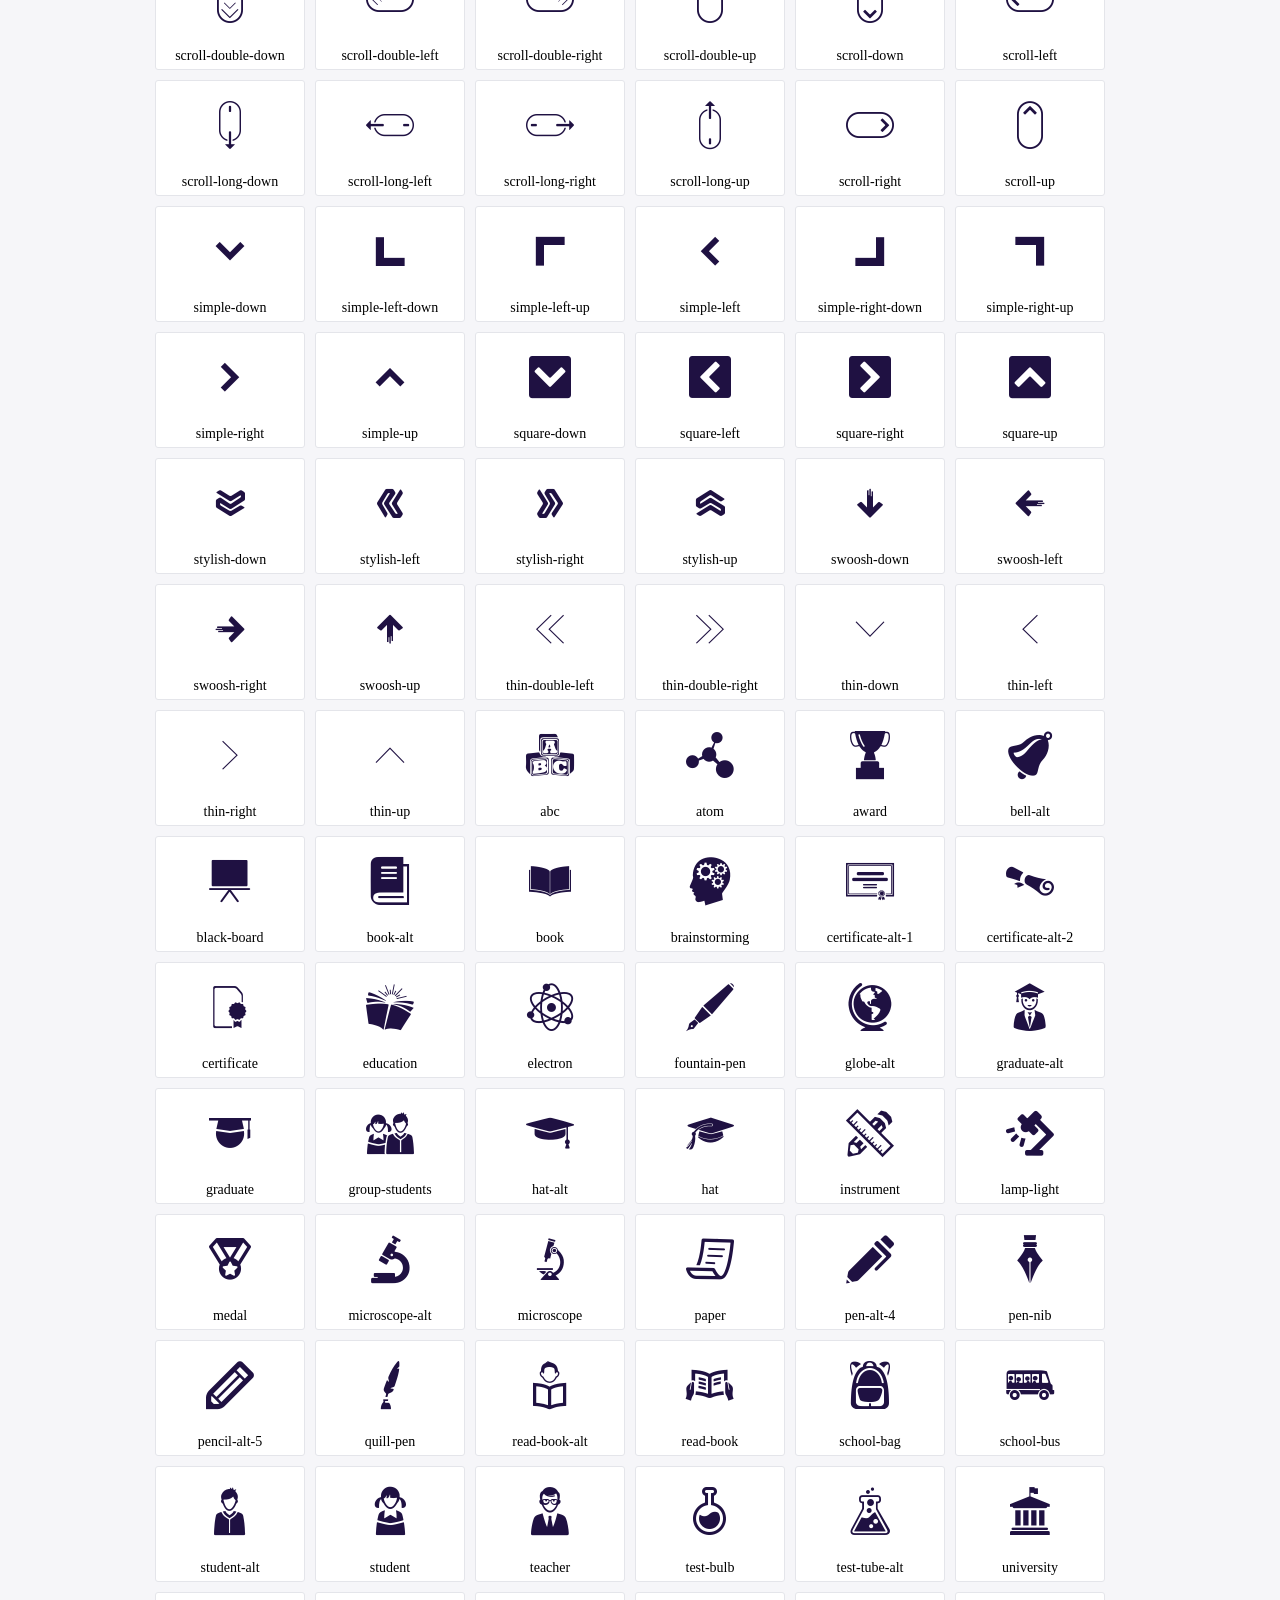
<file: plugins/icofont/demo.html>
<!DOCTYPE html>
	<html>
	<head>
		<meta charset="utf-8">
		<title>Examples | IcoFont</title>
		<link rel="stylesheet" type="text/css" href="./icofont.min.css">
		<style type="text/css">
			body {
				margin: 0;
				padding: 0;
				background: #F6F6F9;
			}
			.header {
				border-bottom: 1px solid #DCDCE1;
				padding: 10px 0;
				margin-bottom: 10px;
			}
			.container {
				width: 980px;
				margin: 0 auto;
			}
			.ico-title {
				font-size: 2em;
			}
			.iconlist {
				margin: 0;
				padding: 0;
				list-style: none;
				text-align: center;
				width: 100%;
				display: flex;
				flex-wrap: wrap;
				flex-direction: row;
			}
			.iconlist li {
				position: relative;
				margin: 5px;
				width: 150px;
				cursor: pointer;
			}
			.iconlist li .icon-holder {
				position: relative;
				text-align: center;
				border-radius: 3px;
				overflow: hidden;
				padding-bottom: 5px;
				background: #ffffff;
				border: 1px solid #E4E5EA;
				transition: all 0.2s linear 0s;
			}
			.iconlist li .icon-holder:hover {
				background: #00C3DA;
				color: #ffffff;
			}
			.iconlist li .icon-holder:hover .icon i {
				color: #ffffff;
			}
			.iconlist li .icon-holder .icon {
				padding: 20px;
				text-align: center;
			}
			.iconlist li .icon-holder .icon i {
				font-size: 3em;
				color: #1F1142;
			}
			.iconlist li .icon-holder span {
				font-size: 14px;
				display: block;
				margin-top: 5px;
				border-radius: 3px;
			}
		</style>
	</head>
	<body>
	<div class="header">
		<div class="container">
			<h1 class="ico-title"> IcoFont Icons </h1>
		</div>
	</div>
	<div class="container">
		<ul class="iconlist">
		
		<li>
			<div class="icon-holder">
				<div class="icon"> 
					<i class="icofont-angry-monster"></i>
				</div> 
				<span> angry-monster </span>
			</div>
		</li>
		
		<li>
			<div class="icon-holder">
				<div class="icon"> 
					<i class="icofont-bathtub"></i>
				</div> 
				<span> bathtub </span>
			</div>
		</li>
		
		<li>
			<div class="icon-holder">
				<div class="icon"> 
					<i class="icofont-bird-wings"></i>
				</div> 
				<span> bird-wings </span>
			</div>
		</li>
		
		<li>
			<div class="icon-holder">
				<div class="icon"> 
					<i class="icofont-bow"></i>
				</div> 
				<span> bow </span>
			</div>
		</li>
		
		<li>
			<div class="icon-holder">
				<div class="icon"> 
					<i class="icofont-castle"></i>
				</div> 
				<span> castle </span>
			</div>
		</li>
		
		<li>
			<div class="icon-holder">
				<div class="icon"> 
					<i class="icofont-circuit"></i>
				</div> 
				<span> circuit </span>
			</div>
		</li>
		
		<li>
			<div class="icon-holder">
				<div class="icon"> 
					<i class="icofont-crown-king"></i>
				</div> 
				<span> crown-king </span>
			</div>
		</li>
		
		<li>
			<div class="icon-holder">
				<div class="icon"> 
					<i class="icofont-crown-queen"></i>
				</div> 
				<span> crown-queen </span>
			</div>
		</li>
		
		<li>
			<div class="icon-holder">
				<div class="icon"> 
					<i class="icofont-dart"></i>
				</div> 
				<span> dart </span>
			</div>
		</li>
		
		<li>
			<div class="icon-holder">
				<div class="icon"> 
					<i class="icofont-disability-race"></i>
				</div> 
				<span> disability-race </span>
			</div>
		</li>
		
		<li>
			<div class="icon-holder">
				<div class="icon"> 
					<i class="icofont-diving-goggle"></i>
				</div> 
				<span> diving-goggle </span>
			</div>
		</li>
		
		<li>
			<div class="icon-holder">
				<div class="icon"> 
					<i class="icofont-eye-open"></i>
				</div> 
				<span> eye-open </span>
			</div>
		</li>
		
		<li>
			<div class="icon-holder">
				<div class="icon"> 
					<i class="icofont-flora-flower"></i>
				</div> 
				<span> flora-flower </span>
			</div>
		</li>
		
		<li>
			<div class="icon-holder">
				<div class="icon"> 
					<i class="icofont-flora"></i>
				</div> 
				<span> flora </span>
			</div>
		</li>
		
		<li>
			<div class="icon-holder">
				<div class="icon"> 
					<i class="icofont-gift-box"></i>
				</div> 
				<span> gift-box </span>
			</div>
		</li>
		
		<li>
			<div class="icon-holder">
				<div class="icon"> 
					<i class="icofont-halloween-pumpkin"></i>
				</div> 
				<span> halloween-pumpkin </span>
			</div>
		</li>
		
		<li>
			<div class="icon-holder">
				<div class="icon"> 
					<i class="icofont-hand-power"></i>
				</div> 
				<span> hand-power </span>
			</div>
		</li>
		
		<li>
			<div class="icon-holder">
				<div class="icon"> 
					<i class="icofont-hand-thunder"></i>
				</div> 
				<span> hand-thunder </span>
			</div>
		</li>
		
		<li>
			<div class="icon-holder">
				<div class="icon"> 
					<i class="icofont-king-monster"></i>
				</div> 
				<span> king-monster </span>
			</div>
		</li>
		
		<li>
			<div class="icon-holder">
				<div class="icon"> 
					<i class="icofont-love"></i>
				</div> 
				<span> love </span>
			</div>
		</li>
		
		<li>
			<div class="icon-holder">
				<div class="icon"> 
					<i class="icofont-magician-hat"></i>
				</div> 
				<span> magician-hat </span>
			</div>
		</li>
		
		<li>
			<div class="icon-holder">
				<div class="icon"> 
					<i class="icofont-native-american"></i>
				</div> 
				<span> native-american </span>
			</div>
		</li>
		
		<li>
			<div class="icon-holder">
				<div class="icon"> 
					<i class="icofont-owl-look"></i>
				</div> 
				<span> owl-look </span>
			</div>
		</li>
		
		<li>
			<div class="icon-holder">
				<div class="icon"> 
					<i class="icofont-phoenix"></i>
				</div> 
				<span> phoenix </span>
			</div>
		</li>
		
		<li>
			<div class="icon-holder">
				<div class="icon"> 
					<i class="icofont-robot-face"></i>
				</div> 
				<span> robot-face </span>
			</div>
		</li>
		
		<li>
			<div class="icon-holder">
				<div class="icon"> 
					<i class="icofont-sand-clock"></i>
				</div> 
				<span> sand-clock </span>
			</div>
		</li>
		
		<li>
			<div class="icon-holder">
				<div class="icon"> 
					<i class="icofont-shield-alt"></i>
				</div> 
				<span> shield-alt </span>
			</div>
		</li>
		
		<li>
			<div class="icon-holder">
				<div class="icon"> 
					<i class="icofont-ship-wheel"></i>
				</div> 
				<span> ship-wheel </span>
			</div>
		</li>
		
		<li>
			<div class="icon-holder">
				<div class="icon"> 
					<i class="icofont-skull-danger"></i>
				</div> 
				<span> skull-danger </span>
			</div>
		</li>
		
		<li>
			<div class="icon-holder">
				<div class="icon"> 
					<i class="icofont-skull-face"></i>
				</div> 
				<span> skull-face </span>
			</div>
		</li>
		
		<li>
			<div class="icon-holder">
				<div class="icon"> 
					<i class="icofont-snowmobile"></i>
				</div> 
				<span> snowmobile </span>
			</div>
		</li>
		
		<li>
			<div class="icon-holder">
				<div class="icon"> 
					<i class="icofont-space-shuttle"></i>
				</div> 
				<span> space-shuttle </span>
			</div>
		</li>
		
		<li>
			<div class="icon-holder">
				<div class="icon"> 
					<i class="icofont-star-shape"></i>
				</div> 
				<span> star-shape </span>
			</div>
		</li>
		
		<li>
			<div class="icon-holder">
				<div class="icon"> 
					<i class="icofont-swirl"></i>
				</div> 
				<span> swirl </span>
			</div>
		</li>
		
		<li>
			<div class="icon-holder">
				<div class="icon"> 
					<i class="icofont-tattoo-wing"></i>
				</div> 
				<span> tattoo-wing </span>
			</div>
		</li>
		
		<li>
			<div class="icon-holder">
				<div class="icon"> 
					<i class="icofont-throne"></i>
				</div> 
				<span> throne </span>
			</div>
		</li>
		
		<li>
			<div class="icon-holder">
				<div class="icon"> 
					<i class="icofont-tree-alt"></i>
				</div> 
				<span> tree-alt </span>
			</div>
		</li>
		
		<li>
			<div class="icon-holder">
				<div class="icon"> 
					<i class="icofont-triangle"></i>
				</div> 
				<span> triangle </span>
			</div>
		</li>
		
		<li>
			<div class="icon-holder">
				<div class="icon"> 
					<i class="icofont-unity-hand"></i>
				</div> 
				<span> unity-hand </span>
			</div>
		</li>
		
		<li>
			<div class="icon-holder">
				<div class="icon"> 
					<i class="icofont-weed"></i>
				</div> 
				<span> weed </span>
			</div>
		</li>
		
		<li>
			<div class="icon-holder">
				<div class="icon"> 
					<i class="icofont-woman-bird"></i>
				</div> 
				<span> woman-bird </span>
			</div>
		</li>
		
		<li>
			<div class="icon-holder">
				<div class="icon"> 
					<i class="icofont-bat"></i>
				</div> 
				<span> bat </span>
			</div>
		</li>
		
		<li>
			<div class="icon-holder">
				<div class="icon"> 
					<i class="icofont-bear-face"></i>
				</div> 
				<span> bear-face </span>
			</div>
		</li>
		
		<li>
			<div class="icon-holder">
				<div class="icon"> 
					<i class="icofont-bear-tracks"></i>
				</div> 
				<span> bear-tracks </span>
			</div>
		</li>
		
		<li>
			<div class="icon-holder">
				<div class="icon"> 
					<i class="icofont-bear"></i>
				</div> 
				<span> bear </span>
			</div>
		</li>
		
		<li>
			<div class="icon-holder">
				<div class="icon"> 
					<i class="icofont-bird-alt"></i>
				</div> 
				<span> bird-alt </span>
			</div>
		</li>
		
		<li>
			<div class="icon-holder">
				<div class="icon"> 
					<i class="icofont-bird-flying"></i>
				</div> 
				<span> bird-flying </span>
			</div>
		</li>
		
		<li>
			<div class="icon-holder">
				<div class="icon"> 
					<i class="icofont-bird"></i>
				</div> 
				<span> bird </span>
			</div>
		</li>
		
		<li>
			<div class="icon-holder">
				<div class="icon"> 
					<i class="icofont-birds"></i>
				</div> 
				<span> birds </span>
			</div>
		</li>
		
		<li>
			<div class="icon-holder">
				<div class="icon"> 
					<i class="icofont-bone"></i>
				</div> 
				<span> bone </span>
			</div>
		</li>
		
		<li>
			<div class="icon-holder">
				<div class="icon"> 
					<i class="icofont-bull"></i>
				</div> 
				<span> bull </span>
			</div>
		</li>
		
		<li>
			<div class="icon-holder">
				<div class="icon"> 
					<i class="icofont-butterfly-alt"></i>
				</div> 
				<span> butterfly-alt </span>
			</div>
		</li>
		
		<li>
			<div class="icon-holder">
				<div class="icon"> 
					<i class="icofont-butterfly"></i>
				</div> 
				<span> butterfly </span>
			</div>
		</li>
		
		<li>
			<div class="icon-holder">
				<div class="icon"> 
					<i class="icofont-camel-alt"></i>
				</div> 
				<span> camel-alt </span>
			</div>
		</li>
		
		<li>
			<div class="icon-holder">
				<div class="icon"> 
					<i class="icofont-camel-head"></i>
				</div> 
				<span> camel-head </span>
			</div>
		</li>
		
		<li>
			<div class="icon-holder">
				<div class="icon"> 
					<i class="icofont-camel"></i>
				</div> 
				<span> camel </span>
			</div>
		</li>
		
		<li>
			<div class="icon-holder">
				<div class="icon"> 
					<i class="icofont-cat-alt-1"></i>
				</div> 
				<span> cat-alt-1 </span>
			</div>
		</li>
		
		<li>
			<div class="icon-holder">
				<div class="icon"> 
					<i class="icofont-cat-alt-2"></i>
				</div> 
				<span> cat-alt-2 </span>
			</div>
		</li>
		
		<li>
			<div class="icon-holder">
				<div class="icon"> 
					<i class="icofont-cat-alt-3"></i>
				</div> 
				<span> cat-alt-3 </span>
			</div>
		</li>
		
		<li>
			<div class="icon-holder">
				<div class="icon"> 
					<i class="icofont-cat-dog"></i>
				</div> 
				<span> cat-dog </span>
			</div>
		</li>
		
		<li>
			<div class="icon-holder">
				<div class="icon"> 
					<i class="icofont-cat-face"></i>
				</div> 
				<span> cat-face </span>
			</div>
		</li>
		
		<li>
			<div class="icon-holder">
				<div class="icon"> 
					<i class="icofont-cat"></i>
				</div> 
				<span> cat </span>
			</div>
		</li>
		
		<li>
			<div class="icon-holder">
				<div class="icon"> 
					<i class="icofont-cow-head"></i>
				</div> 
				<span> cow-head </span>
			</div>
		</li>
		
		<li>
			<div class="icon-holder">
				<div class="icon"> 
					<i class="icofont-cow"></i>
				</div> 
				<span> cow </span>
			</div>
		</li>
		
		<li>
			<div class="icon-holder">
				<div class="icon"> 
					<i class="icofont-crab"></i>
				</div> 
				<span> crab </span>
			</div>
		</li>
		
		<li>
			<div class="icon-holder">
				<div class="icon"> 
					<i class="icofont-crocodile"></i>
				</div> 
				<span> crocodile </span>
			</div>
		</li>
		
		<li>
			<div class="icon-holder">
				<div class="icon"> 
					<i class="icofont-deer-head"></i>
				</div> 
				<span> deer-head </span>
			</div>
		</li>
		
		<li>
			<div class="icon-holder">
				<div class="icon"> 
					<i class="icofont-dog-alt"></i>
				</div> 
				<span> dog-alt </span>
			</div>
		</li>
		
		<li>
			<div class="icon-holder">
				<div class="icon"> 
					<i class="icofont-dog-barking"></i>
				</div> 
				<span> dog-barking </span>
			</div>
		</li>
		
		<li>
			<div class="icon-holder">
				<div class="icon"> 
					<i class="icofont-dog"></i>
				</div> 
				<span> dog </span>
			</div>
		</li>
		
		<li>
			<div class="icon-holder">
				<div class="icon"> 
					<i class="icofont-dolphin"></i>
				</div> 
				<span> dolphin </span>
			</div>
		</li>
		
		<li>
			<div class="icon-holder">
				<div class="icon"> 
					<i class="icofont-duck-tracks"></i>
				</div> 
				<span> duck-tracks </span>
			</div>
		</li>
		
		<li>
			<div class="icon-holder">
				<div class="icon"> 
					<i class="icofont-eagle-head"></i>
				</div> 
				<span> eagle-head </span>
			</div>
		</li>
		
		<li>
			<div class="icon-holder">
				<div class="icon"> 
					<i class="icofont-eaten-fish"></i>
				</div> 
				<span> eaten-fish </span>
			</div>
		</li>
		
		<li>
			<div class="icon-holder">
				<div class="icon"> 
					<i class="icofont-elephant-alt"></i>
				</div> 
				<span> elephant-alt </span>
			</div>
		</li>
		
		<li>
			<div class="icon-holder">
				<div class="icon"> 
					<i class="icofont-elephant-head-alt"></i>
				</div> 
				<span> elephant-head-alt </span>
			</div>
		</li>
		
		<li>
			<div class="icon-holder">
				<div class="icon"> 
					<i class="icofont-elephant-head"></i>
				</div> 
				<span> elephant-head </span>
			</div>
		</li>
		
		<li>
			<div class="icon-holder">
				<div class="icon"> 
					<i class="icofont-elephant"></i>
				</div> 
				<span> elephant </span>
			</div>
		</li>
		
		<li>
			<div class="icon-holder">
				<div class="icon"> 
					<i class="icofont-elk"></i>
				</div> 
				<span> elk </span>
			</div>
		</li>
		
		<li>
			<div class="icon-holder">
				<div class="icon"> 
					<i class="icofont-fish-1"></i>
				</div> 
				<span> fish-1 </span>
			</div>
		</li>
		
		<li>
			<div class="icon-holder">
				<div class="icon"> 
					<i class="icofont-fish-2"></i>
				</div> 
				<span> fish-2 </span>
			</div>
		</li>
		
		<li>
			<div class="icon-holder">
				<div class="icon"> 
					<i class="icofont-fish-3"></i>
				</div> 
				<span> fish-3 </span>
			</div>
		</li>
		
		<li>
			<div class="icon-holder">
				<div class="icon"> 
					<i class="icofont-fish-4"></i>
				</div> 
				<span> fish-4 </span>
			</div>
		</li>
		
		<li>
			<div class="icon-holder">
				<div class="icon"> 
					<i class="icofont-fish-5"></i>
				</div> 
				<span> fish-5 </span>
			</div>
		</li>
		
		<li>
			<div class="icon-holder">
				<div class="icon"> 
					<i class="icofont-fish"></i>
				</div> 
				<span> fish </span>
			</div>
		</li>
		
		<li>
			<div class="icon-holder">
				<div class="icon"> 
					<i class="icofont-fox-alt"></i>
				</div> 
				<span> fox-alt </span>
			</div>
		</li>
		
		<li>
			<div class="icon-holder">
				<div class="icon"> 
					<i class="icofont-fox"></i>
				</div> 
				<span> fox </span>
			</div>
		</li>
		
		<li>
			<div class="icon-holder">
				<div class="icon"> 
					<i class="icofont-frog-tracks"></i>
				</div> 
				<span> frog-tracks </span>
			</div>
		</li>
		
		<li>
			<div class="icon-holder">
				<div class="icon"> 
					<i class="icofont-frog"></i>
				</div> 
				<span> frog </span>
			</div>
		</li>
		
		<li>
			<div class="icon-holder">
				<div class="icon"> 
					<i class="icofont-froggy"></i>
				</div> 
				<span> froggy </span>
			</div>
		</li>
		
		<li>
			<div class="icon-holder">
				<div class="icon"> 
					<i class="icofont-giraffe-head-1"></i>
				</div> 
				<span> giraffe-head-1 </span>
			</div>
		</li>
		
		<li>
			<div class="icon-holder">
				<div class="icon"> 
					<i class="icofont-giraffe-head-2"></i>
				</div> 
				<span> giraffe-head-2 </span>
			</div>
		</li>
		
		<li>
			<div class="icon-holder">
				<div class="icon"> 
					<i class="icofont-giraffe-head"></i>
				</div> 
				<span> giraffe-head </span>
			</div>
		</li>
		
		<li>
			<div class="icon-holder">
				<div class="icon"> 
					<i class="icofont-giraffe"></i>
				</div> 
				<span> giraffe </span>
			</div>
		</li>
		
		<li>
			<div class="icon-holder">
				<div class="icon"> 
					<i class="icofont-goat-head"></i>
				</div> 
				<span> goat-head </span>
			</div>
		</li>
		
		<li>
			<div class="icon-holder">
				<div class="icon"> 
					<i class="icofont-gorilla"></i>
				</div> 
				<span> gorilla </span>
			</div>
		</li>
		
		<li>
			<div class="icon-holder">
				<div class="icon"> 
					<i class="icofont-hen-tracks"></i>
				</div> 
				<span> hen-tracks </span>
			</div>
		</li>
		
		<li>
			<div class="icon-holder">
				<div class="icon"> 
					<i class="icofont-horse-head-1"></i>
				</div> 
				<span> horse-head-1 </span>
			</div>
		</li>
		
		<li>
			<div class="icon-holder">
				<div class="icon"> 
					<i class="icofont-horse-head-2"></i>
				</div> 
				<span> horse-head-2 </span>
			</div>
		</li>
		
		<li>
			<div class="icon-holder">
				<div class="icon"> 
					<i class="icofont-horse-head"></i>
				</div> 
				<span> horse-head </span>
			</div>
		</li>
		
		<li>
			<div class="icon-holder">
				<div class="icon"> 
					<i class="icofont-horse-tracks"></i>
				</div> 
				<span> horse-tracks </span>
			</div>
		</li>
		
		<li>
			<div class="icon-holder">
				<div class="icon"> 
					<i class="icofont-jellyfish"></i>
				</div> 
				<span> jellyfish </span>
			</div>
		</li>
		
		<li>
			<div class="icon-holder">
				<div class="icon"> 
					<i class="icofont-kangaroo"></i>
				</div> 
				<span> kangaroo </span>
			</div>
		</li>
		
		<li>
			<div class="icon-holder">
				<div class="icon"> 
					<i class="icofont-lemur"></i>
				</div> 
				<span> lemur </span>
			</div>
		</li>
		
		<li>
			<div class="icon-holder">
				<div class="icon"> 
					<i class="icofont-lion-head-1"></i>
				</div> 
				<span> lion-head-1 </span>
			</div>
		</li>
		
		<li>
			<div class="icon-holder">
				<div class="icon"> 
					<i class="icofont-lion-head-2"></i>
				</div> 
				<span> lion-head-2 </span>
			</div>
		</li>
		
		<li>
			<div class="icon-holder">
				<div class="icon"> 
					<i class="icofont-lion-head"></i>
				</div> 
				<span> lion-head </span>
			</div>
		</li>
		
		<li>
			<div class="icon-holder">
				<div class="icon"> 
					<i class="icofont-lion"></i>
				</div> 
				<span> lion </span>
			</div>
		</li>
		
		<li>
			<div class="icon-holder">
				<div class="icon"> 
					<i class="icofont-monkey-2"></i>
				</div> 
				<span> monkey-2 </span>
			</div>
		</li>
		
		<li>
			<div class="icon-holder">
				<div class="icon"> 
					<i class="icofont-monkey-3"></i>
				</div> 
				<span> monkey-3 </span>
			</div>
		</li>
		
		<li>
			<div class="icon-holder">
				<div class="icon"> 
					<i class="icofont-monkey-face"></i>
				</div> 
				<span> monkey-face </span>
			</div>
		</li>
		
		<li>
			<div class="icon-holder">
				<div class="icon"> 
					<i class="icofont-monkey"></i>
				</div> 
				<span> monkey </span>
			</div>
		</li>
		
		<li>
			<div class="icon-holder">
				<div class="icon"> 
					<i class="icofont-octopus-alt"></i>
				</div> 
				<span> octopus-alt </span>
			</div>
		</li>
		
		<li>
			<div class="icon-holder">
				<div class="icon"> 
					<i class="icofont-octopus"></i>
				</div> 
				<span> octopus </span>
			</div>
		</li>
		
		<li>
			<div class="icon-holder">
				<div class="icon"> 
					<i class="icofont-owl"></i>
				</div> 
				<span> owl </span>
			</div>
		</li>
		
		<li>
			<div class="icon-holder">
				<div class="icon"> 
					<i class="icofont-panda-face"></i>
				</div> 
				<span> panda-face </span>
			</div>
		</li>
		
		<li>
			<div class="icon-holder">
				<div class="icon"> 
					<i class="icofont-panda"></i>
				</div> 
				<span> panda </span>
			</div>
		</li>
		
		<li>
			<div class="icon-holder">
				<div class="icon"> 
					<i class="icofont-panther"></i>
				</div> 
				<span> panther </span>
			</div>
		</li>
		
		<li>
			<div class="icon-holder">
				<div class="icon"> 
					<i class="icofont-parrot-lip"></i>
				</div> 
				<span> parrot-lip </span>
			</div>
		</li>
		
		<li>
			<div class="icon-holder">
				<div class="icon"> 
					<i class="icofont-parrot"></i>
				</div> 
				<span> parrot </span>
			</div>
		</li>
		
		<li>
			<div class="icon-holder">
				<div class="icon"> 
					<i class="icofont-paw"></i>
				</div> 
				<span> paw </span>
			</div>
		</li>
		
		<li>
			<div class="icon-holder">
				<div class="icon"> 
					<i class="icofont-pelican"></i>
				</div> 
				<span> pelican </span>
			</div>
		</li>
		
		<li>
			<div class="icon-holder">
				<div class="icon"> 
					<i class="icofont-penguin"></i>
				</div> 
				<span> penguin </span>
			</div>
		</li>
		
		<li>
			<div class="icon-holder">
				<div class="icon"> 
					<i class="icofont-pig-face"></i>
				</div> 
				<span> pig-face </span>
			</div>
		</li>
		
		<li>
			<div class="icon-holder">
				<div class="icon"> 
					<i class="icofont-pig"></i>
				</div> 
				<span> pig </span>
			</div>
		</li>
		
		<li>
			<div class="icon-holder">
				<div class="icon"> 
					<i class="icofont-pigeon-1"></i>
				</div> 
				<span> pigeon-1 </span>
			</div>
		</li>
		
		<li>
			<div class="icon-holder">
				<div class="icon"> 
					<i class="icofont-pigeon-2"></i>
				</div> 
				<span> pigeon-2 </span>
			</div>
		</li>
		
		<li>
			<div class="icon-holder">
				<div class="icon"> 
					<i class="icofont-pigeon"></i>
				</div> 
				<span> pigeon </span>
			</div>
		</li>
		
		<li>
			<div class="icon-holder">
				<div class="icon"> 
					<i class="icofont-rabbit"></i>
				</div> 
				<span> rabbit </span>
			</div>
		</li>
		
		<li>
			<div class="icon-holder">
				<div class="icon"> 
					<i class="icofont-rat"></i>
				</div> 
				<span> rat </span>
			</div>
		</li>
		
		<li>
			<div class="icon-holder">
				<div class="icon"> 
					<i class="icofont-rhino-head"></i>
				</div> 
				<span> rhino-head </span>
			</div>
		</li>
		
		<li>
			<div class="icon-holder">
				<div class="icon"> 
					<i class="icofont-rhino"></i>
				</div> 
				<span> rhino </span>
			</div>
		</li>
		
		<li>
			<div class="icon-holder">
				<div class="icon"> 
					<i class="icofont-rooster"></i>
				</div> 
				<span> rooster </span>
			</div>
		</li>
		
		<li>
			<div class="icon-holder">
				<div class="icon"> 
					<i class="icofont-seahorse"></i>
				</div> 
				<span> seahorse </span>
			</div>
		</li>
		
		<li>
			<div class="icon-holder">
				<div class="icon"> 
					<i class="icofont-seal"></i>
				</div> 
				<span> seal </span>
			</div>
		</li>
		
		<li>
			<div class="icon-holder">
				<div class="icon"> 
					<i class="icofont-shrimp-alt"></i>
				</div> 
				<span> shrimp-alt </span>
			</div>
		</li>
		
		<li>
			<div class="icon-holder">
				<div class="icon"> 
					<i class="icofont-shrimp"></i>
				</div> 
				<span> shrimp </span>
			</div>
		</li>
		
		<li>
			<div class="icon-holder">
				<div class="icon"> 
					<i class="icofont-snail-1"></i>
				</div> 
				<span> snail-1 </span>
			</div>
		</li>
		
		<li>
			<div class="icon-holder">
				<div class="icon"> 
					<i class="icofont-snail-2"></i>
				</div> 
				<span> snail-2 </span>
			</div>
		</li>
		
		<li>
			<div class="icon-holder">
				<div class="icon"> 
					<i class="icofont-snail-3"></i>
				</div> 
				<span> snail-3 </span>
			</div>
		</li>
		
		<li>
			<div class="icon-holder">
				<div class="icon"> 
					<i class="icofont-snail"></i>
				</div> 
				<span> snail </span>
			</div>
		</li>
		
		<li>
			<div class="icon-holder">
				<div class="icon"> 
					<i class="icofont-snake"></i>
				</div> 
				<span> snake </span>
			</div>
		</li>
		
		<li>
			<div class="icon-holder">
				<div class="icon"> 
					<i class="icofont-squid"></i>
				</div> 
				<span> squid </span>
			</div>
		</li>
		
		<li>
			<div class="icon-holder">
				<div class="icon"> 
					<i class="icofont-squirrel"></i>
				</div> 
				<span> squirrel </span>
			</div>
		</li>
		
		<li>
			<div class="icon-holder">
				<div class="icon"> 
					<i class="icofont-tiger-face"></i>
				</div> 
				<span> tiger-face </span>
			</div>
		</li>
		
		<li>
			<div class="icon-holder">
				<div class="icon"> 
					<i class="icofont-tiger"></i>
				</div> 
				<span> tiger </span>
			</div>
		</li>
		
		<li>
			<div class="icon-holder">
				<div class="icon"> 
					<i class="icofont-turtle"></i>
				</div> 
				<span> turtle </span>
			</div>
		</li>
		
		<li>
			<div class="icon-holder">
				<div class="icon"> 
					<i class="icofont-whale"></i>
				</div> 
				<span> whale </span>
			</div>
		</li>
		
		<li>
			<div class="icon-holder">
				<div class="icon"> 
					<i class="icofont-woodpecker"></i>
				</div> 
				<span> woodpecker </span>
			</div>
		</li>
		
		<li>
			<div class="icon-holder">
				<div class="icon"> 
					<i class="icofont-zebra"></i>
				</div> 
				<span> zebra </span>
			</div>
		</li>
		
		<li>
			<div class="icon-holder">
				<div class="icon"> 
					<i class="icofont-brand-acer"></i>
				</div> 
				<span> brand-acer </span>
			</div>
		</li>
		
		<li>
			<div class="icon-holder">
				<div class="icon"> 
					<i class="icofont-brand-adidas"></i>
				</div> 
				<span> brand-adidas </span>
			</div>
		</li>
		
		<li>
			<div class="icon-holder">
				<div class="icon"> 
					<i class="icofont-brand-adobe"></i>
				</div> 
				<span> brand-adobe </span>
			</div>
		</li>
		
		<li>
			<div class="icon-holder">
				<div class="icon"> 
					<i class="icofont-brand-air-new-zealand"></i>
				</div> 
				<span> brand-air-new-zealand </span>
			</div>
		</li>
		
		<li>
			<div class="icon-holder">
				<div class="icon"> 
					<i class="icofont-brand-airbnb"></i>
				</div> 
				<span> brand-airbnb </span>
			</div>
		</li>
		
		<li>
			<div class="icon-holder">
				<div class="icon"> 
					<i class="icofont-brand-aircell"></i>
				</div> 
				<span> brand-aircell </span>
			</div>
		</li>
		
		<li>
			<div class="icon-holder">
				<div class="icon"> 
					<i class="icofont-brand-airtel"></i>
				</div> 
				<span> brand-airtel </span>
			</div>
		</li>
		
		<li>
			<div class="icon-holder">
				<div class="icon"> 
					<i class="icofont-brand-alcatel"></i>
				</div> 
				<span> brand-alcatel </span>
			</div>
		</li>
		
		<li>
			<div class="icon-holder">
				<div class="icon"> 
					<i class="icofont-brand-alibaba"></i>
				</div> 
				<span> brand-alibaba </span>
			</div>
		</li>
		
		<li>
			<div class="icon-holder">
				<div class="icon"> 
					<i class="icofont-brand-aliexpress"></i>
				</div> 
				<span> brand-aliexpress </span>
			</div>
		</li>
		
		<li>
			<div class="icon-holder">
				<div class="icon"> 
					<i class="icofont-brand-alipay"></i>
				</div> 
				<span> brand-alipay </span>
			</div>
		</li>
		
		<li>
			<div class="icon-holder">
				<div class="icon"> 
					<i class="icofont-brand-amazon"></i>
				</div> 
				<span> brand-amazon </span>
			</div>
		</li>
		
		<li>
			<div class="icon-holder">
				<div class="icon"> 
					<i class="icofont-brand-amd"></i>
				</div> 
				<span> brand-amd </span>
			</div>
		</li>
		
		<li>
			<div class="icon-holder">
				<div class="icon"> 
					<i class="icofont-brand-american-airlines"></i>
				</div> 
				<span> brand-american-airlines </span>
			</div>
		</li>
		
		<li>
			<div class="icon-holder">
				<div class="icon"> 
					<i class="icofont-brand-android-robot"></i>
				</div> 
				<span> brand-android-robot </span>
			</div>
		</li>
		
		<li>
			<div class="icon-holder">
				<div class="icon"> 
					<i class="icofont-brand-android"></i>
				</div> 
				<span> brand-android </span>
			</div>
		</li>
		
		<li>
			<div class="icon-holder">
				<div class="icon"> 
					<i class="icofont-brand-aol"></i>
				</div> 
				<span> brand-aol </span>
			</div>
		</li>
		
		<li>
			<div class="icon-holder">
				<div class="icon"> 
					<i class="icofont-brand-apple"></i>
				</div> 
				<span> brand-apple </span>
			</div>
		</li>
		
		<li>
			<div class="icon-holder">
				<div class="icon"> 
					<i class="icofont-brand-appstore"></i>
				</div> 
				<span> brand-appstore </span>
			</div>
		</li>
		
		<li>
			<div class="icon-holder">
				<div class="icon"> 
					<i class="icofont-brand-asus"></i>
				</div> 
				<span> brand-asus </span>
			</div>
		</li>
		
		<li>
			<div class="icon-holder">
				<div class="icon"> 
					<i class="icofont-brand-ati"></i>
				</div> 
				<span> brand-ati </span>
			</div>
		</li>
		
		<li>
			<div class="icon-holder">
				<div class="icon"> 
					<i class="icofont-brand-att"></i>
				</div> 
				<span> brand-att </span>
			</div>
		</li>
		
		<li>
			<div class="icon-holder">
				<div class="icon"> 
					<i class="icofont-brand-audi"></i>
				</div> 
				<span> brand-audi </span>
			</div>
		</li>
		
		<li>
			<div class="icon-holder">
				<div class="icon"> 
					<i class="icofont-brand-axiata"></i>
				</div> 
				<span> brand-axiata </span>
			</div>
		</li>
		
		<li>
			<div class="icon-holder">
				<div class="icon"> 
					<i class="icofont-brand-bada"></i>
				</div> 
				<span> brand-bada </span>
			</div>
		</li>
		
		<li>
			<div class="icon-holder">
				<div class="icon"> 
					<i class="icofont-brand-bbc"></i>
				</div> 
				<span> brand-bbc </span>
			</div>
		</li>
		
		<li>
			<div class="icon-holder">
				<div class="icon"> 
					<i class="icofont-brand-bing"></i>
				</div> 
				<span> brand-bing </span>
			</div>
		</li>
		
		<li>
			<div class="icon-holder">
				<div class="icon"> 
					<i class="icofont-brand-blackberry"></i>
				</div> 
				<span> brand-blackberry </span>
			</div>
		</li>
		
		<li>
			<div class="icon-holder">
				<div class="icon"> 
					<i class="icofont-brand-bmw"></i>
				</div> 
				<span> brand-bmw </span>
			</div>
		</li>
		
		<li>
			<div class="icon-holder">
				<div class="icon"> 
					<i class="icofont-brand-box"></i>
				</div> 
				<span> brand-box </span>
			</div>
		</li>
		
		<li>
			<div class="icon-holder">
				<div class="icon"> 
					<i class="icofont-brand-burger-king"></i>
				</div> 
				<span> brand-burger-king </span>
			</div>
		</li>
		
		<li>
			<div class="icon-holder">
				<div class="icon"> 
					<i class="icofont-brand-business-insider"></i>
				</div> 
				<span> brand-business-insider </span>
			</div>
		</li>
		
		<li>
			<div class="icon-holder">
				<div class="icon"> 
					<i class="icofont-brand-buzzfeed"></i>
				</div> 
				<span> brand-buzzfeed </span>
			</div>
		</li>
		
		<li>
			<div class="icon-holder">
				<div class="icon"> 
					<i class="icofont-brand-cannon"></i>
				</div> 
				<span> brand-cannon </span>
			</div>
		</li>
		
		<li>
			<div class="icon-holder">
				<div class="icon"> 
					<i class="icofont-brand-casio"></i>
				</div> 
				<span> brand-casio </span>
			</div>
		</li>
		
		<li>
			<div class="icon-holder">
				<div class="icon"> 
					<i class="icofont-brand-china-mobile"></i>
				</div> 
				<span> brand-china-mobile </span>
			</div>
		</li>
		
		<li>
			<div class="icon-holder">
				<div class="icon"> 
					<i class="icofont-brand-china-telecom"></i>
				</div> 
				<span> brand-china-telecom </span>
			</div>
		</li>
		
		<li>
			<div class="icon-holder">
				<div class="icon"> 
					<i class="icofont-brand-china-unicom"></i>
				</div> 
				<span> brand-china-unicom </span>
			</div>
		</li>
		
		<li>
			<div class="icon-holder">
				<div class="icon"> 
					<i class="icofont-brand-cisco"></i>
				</div> 
				<span> brand-cisco </span>
			</div>
		</li>
		
		<li>
			<div class="icon-holder">
				<div class="icon"> 
					<i class="icofont-brand-citibank"></i>
				</div> 
				<span> brand-citibank </span>
			</div>
		</li>
		
		<li>
			<div class="icon-holder">
				<div class="icon"> 
					<i class="icofont-brand-cnet"></i>
				</div> 
				<span> brand-cnet </span>
			</div>
		</li>
		
		<li>
			<div class="icon-holder">
				<div class="icon"> 
					<i class="icofont-brand-cnn"></i>
				</div> 
				<span> brand-cnn </span>
			</div>
		</li>
		
		<li>
			<div class="icon-holder">
				<div class="icon"> 
					<i class="icofont-brand-cocal-cola"></i>
				</div> 
				<span> brand-cocal-cola </span>
			</div>
		</li>
		
		<li>
			<div class="icon-holder">
				<div class="icon"> 
					<i class="icofont-brand-compaq"></i>
				</div> 
				<span> brand-compaq </span>
			</div>
		</li>
		
		<li>
			<div class="icon-holder">
				<div class="icon"> 
					<i class="icofont-brand-debian"></i>
				</div> 
				<span> brand-debian </span>
			</div>
		</li>
		
		<li>
			<div class="icon-holder">
				<div class="icon"> 
					<i class="icofont-brand-delicious"></i>
				</div> 
				<span> brand-delicious </span>
			</div>
		</li>
		
		<li>
			<div class="icon-holder">
				<div class="icon"> 
					<i class="icofont-brand-dell"></i>
				</div> 
				<span> brand-dell </span>
			</div>
		</li>
		
		<li>
			<div class="icon-holder">
				<div class="icon"> 
					<i class="icofont-brand-designbump"></i>
				</div> 
				<span> brand-designbump </span>
			</div>
		</li>
		
		<li>
			<div class="icon-holder">
				<div class="icon"> 
					<i class="icofont-brand-designfloat"></i>
				</div> 
				<span> brand-designfloat </span>
			</div>
		</li>
		
		<li>
			<div class="icon-holder">
				<div class="icon"> 
					<i class="icofont-brand-disney"></i>
				</div> 
				<span> brand-disney </span>
			</div>
		</li>
		
		<li>
			<div class="icon-holder">
				<div class="icon"> 
					<i class="icofont-brand-dodge"></i>
				</div> 
				<span> brand-dodge </span>
			</div>
		</li>
		
		<li>
			<div class="icon-holder">
				<div class="icon"> 
					<i class="icofont-brand-dove"></i>
				</div> 
				<span> brand-dove </span>
			</div>
		</li>
		
		<li>
			<div class="icon-holder">
				<div class="icon"> 
					<i class="icofont-brand-drupal"></i>
				</div> 
				<span> brand-drupal </span>
			</div>
		</li>
		
		<li>
			<div class="icon-holder">
				<div class="icon"> 
					<i class="icofont-brand-ebay"></i>
				</div> 
				<span> brand-ebay </span>
			</div>
		</li>
		
		<li>
			<div class="icon-holder">
				<div class="icon"> 
					<i class="icofont-brand-eleven"></i>
				</div> 
				<span> brand-eleven </span>
			</div>
		</li>
		
		<li>
			<div class="icon-holder">
				<div class="icon"> 
					<i class="icofont-brand-emirates"></i>
				</div> 
				<span> brand-emirates </span>
			</div>
		</li>
		
		<li>
			<div class="icon-holder">
				<div class="icon"> 
					<i class="icofont-brand-espn"></i>
				</div> 
				<span> brand-espn </span>
			</div>
		</li>
		
		<li>
			<div class="icon-holder">
				<div class="icon"> 
					<i class="icofont-brand-etihad-airways"></i>
				</div> 
				<span> brand-etihad-airways </span>
			</div>
		</li>
		
		<li>
			<div class="icon-holder">
				<div class="icon"> 
					<i class="icofont-brand-etisalat"></i>
				</div> 
				<span> brand-etisalat </span>
			</div>
		</li>
		
		<li>
			<div class="icon-holder">
				<div class="icon"> 
					<i class="icofont-brand-etsy"></i>
				</div> 
				<span> brand-etsy </span>
			</div>
		</li>
		
		<li>
			<div class="icon-holder">
				<div class="icon"> 
					<i class="icofont-brand-fastrack"></i>
				</div> 
				<span> brand-fastrack </span>
			</div>
		</li>
		
		<li>
			<div class="icon-holder">
				<div class="icon"> 
					<i class="icofont-brand-fedex"></i>
				</div> 
				<span> brand-fedex </span>
			</div>
		</li>
		
		<li>
			<div class="icon-holder">
				<div class="icon"> 
					<i class="icofont-brand-ferrari"></i>
				</div> 
				<span> brand-ferrari </span>
			</div>
		</li>
		
		<li>
			<div class="icon-holder">
				<div class="icon"> 
					<i class="icofont-brand-fitbit"></i>
				</div> 
				<span> brand-fitbit </span>
			</div>
		</li>
		
		<li>
			<div class="icon-holder">
				<div class="icon"> 
					<i class="icofont-brand-flikr"></i>
				</div> 
				<span> brand-flikr </span>
			</div>
		</li>
		
		<li>
			<div class="icon-holder">
				<div class="icon"> 
					<i class="icofont-brand-forbes"></i>
				</div> 
				<span> brand-forbes </span>
			</div>
		</li>
		
		<li>
			<div class="icon-holder">
				<div class="icon"> 
					<i class="icofont-brand-foursquare"></i>
				</div> 
				<span> brand-foursquare </span>
			</div>
		</li>
		
		<li>
			<div class="icon-holder">
				<div class="icon"> 
					<i class="icofont-brand-foxconn"></i>
				</div> 
				<span> brand-foxconn </span>
			</div>
		</li>
		
		<li>
			<div class="icon-holder">
				<div class="icon"> 
					<i class="icofont-brand-fujitsu"></i>
				</div> 
				<span> brand-fujitsu </span>
			</div>
		</li>
		
		<li>
			<div class="icon-holder">
				<div class="icon"> 
					<i class="icofont-brand-general-electric"></i>
				</div> 
				<span> brand-general-electric </span>
			</div>
		</li>
		
		<li>
			<div class="icon-holder">
				<div class="icon"> 
					<i class="icofont-brand-gillette"></i>
				</div> 
				<span> brand-gillette </span>
			</div>
		</li>
		
		<li>
			<div class="icon-holder">
				<div class="icon"> 
					<i class="icofont-brand-gizmodo"></i>
				</div> 
				<span> brand-gizmodo </span>
			</div>
		</li>
		
		<li>
			<div class="icon-holder">
				<div class="icon"> 
					<i class="icofont-brand-gnome"></i>
				</div> 
				<span> brand-gnome </span>
			</div>
		</li>
		
		<li>
			<div class="icon-holder">
				<div class="icon"> 
					<i class="icofont-brand-google"></i>
				</div> 
				<span> brand-google </span>
			</div>
		</li>
		
		<li>
			<div class="icon-holder">
				<div class="icon"> 
					<i class="icofont-brand-gopro"></i>
				</div> 
				<span> brand-gopro </span>
			</div>
		</li>
		
		<li>
			<div class="icon-holder">
				<div class="icon"> 
					<i class="icofont-brand-gucci"></i>
				</div> 
				<span> brand-gucci </span>
			</div>
		</li>
		
		<li>
			<div class="icon-holder">
				<div class="icon"> 
					<i class="icofont-brand-hallmark"></i>
				</div> 
				<span> brand-hallmark </span>
			</div>
		</li>
		
		<li>
			<div class="icon-holder">
				<div class="icon"> 
					<i class="icofont-brand-hi5"></i>
				</div> 
				<span> brand-hi5 </span>
			</div>
		</li>
		
		<li>
			<div class="icon-holder">
				<div class="icon"> 
					<i class="icofont-brand-honda"></i>
				</div> 
				<span> brand-honda </span>
			</div>
		</li>
		
		<li>
			<div class="icon-holder">
				<div class="icon"> 
					<i class="icofont-brand-hp"></i>
				</div> 
				<span> brand-hp </span>
			</div>
		</li>
		
		<li>
			<div class="icon-holder">
				<div class="icon"> 
					<i class="icofont-brand-hsbc"></i>
				</div> 
				<span> brand-hsbc </span>
			</div>
		</li>
		
		<li>
			<div class="icon-holder">
				<div class="icon"> 
					<i class="icofont-brand-htc"></i>
				</div> 
				<span> brand-htc </span>
			</div>
		</li>
		
		<li>
			<div class="icon-holder">
				<div class="icon"> 
					<i class="icofont-brand-huawei"></i>
				</div> 
				<span> brand-huawei </span>
			</div>
		</li>
		
		<li>
			<div class="icon-holder">
				<div class="icon"> 
					<i class="icofont-brand-hulu"></i>
				</div> 
				<span> brand-hulu </span>
			</div>
		</li>
		
		<li>
			<div class="icon-holder">
				<div class="icon"> 
					<i class="icofont-brand-hyundai"></i>
				</div> 
				<span> brand-hyundai </span>
			</div>
		</li>
		
		<li>
			<div class="icon-holder">
				<div class="icon"> 
					<i class="icofont-brand-ibm"></i>
				</div> 
				<span> brand-ibm </span>
			</div>
		</li>
		
		<li>
			<div class="icon-holder">
				<div class="icon"> 
					<i class="icofont-brand-icofont"></i>
				</div> 
				<span> brand-icofont </span>
			</div>
		</li>
		
		<li>
			<div class="icon-holder">
				<div class="icon"> 
					<i class="icofont-brand-icq"></i>
				</div> 
				<span> brand-icq </span>
			</div>
		</li>
		
		<li>
			<div class="icon-holder">
				<div class="icon"> 
					<i class="icofont-brand-ikea"></i>
				</div> 
				<span> brand-ikea </span>
			</div>
		</li>
		
		<li>
			<div class="icon-holder">
				<div class="icon"> 
					<i class="icofont-brand-imdb"></i>
				</div> 
				<span> brand-imdb </span>
			</div>
		</li>
		
		<li>
			<div class="icon-holder">
				<div class="icon"> 
					<i class="icofont-brand-indiegogo"></i>
				</div> 
				<span> brand-indiegogo </span>
			</div>
		</li>
		
		<li>
			<div class="icon-holder">
				<div class="icon"> 
					<i class="icofont-brand-intel"></i>
				</div> 
				<span> brand-intel </span>
			</div>
		</li>
		
		<li>
			<div class="icon-holder">
				<div class="icon"> 
					<i class="icofont-brand-ipair"></i>
				</div> 
				<span> brand-ipair </span>
			</div>
		</li>
		
		<li>
			<div class="icon-holder">
				<div class="icon"> 
					<i class="icofont-brand-jaguar"></i>
				</div> 
				<span> brand-jaguar </span>
			</div>
		</li>
		
		<li>
			<div class="icon-holder">
				<div class="icon"> 
					<i class="icofont-brand-java"></i>
				</div> 
				<span> brand-java </span>
			</div>
		</li>
		
		<li>
			<div class="icon-holder">
				<div class="icon"> 
					<i class="icofont-brand-joomla"></i>
				</div> 
				<span> brand-joomla </span>
			</div>
		</li>
		
		<li>
			<div class="icon-holder">
				<div class="icon"> 
					<i class="icofont-brand-kickstarter"></i>
				</div> 
				<span> brand-kickstarter </span>
			</div>
		</li>
		
		<li>
			<div class="icon-holder">
				<div class="icon"> 
					<i class="icofont-brand-kik"></i>
				</div> 
				<span> brand-kik </span>
			</div>
		</li>
		
		<li>
			<div class="icon-holder">
				<div class="icon"> 
					<i class="icofont-brand-lastfm"></i>
				</div> 
				<span> brand-lastfm </span>
			</div>
		</li>
		
		<li>
			<div class="icon-holder">
				<div class="icon"> 
					<i class="icofont-brand-lego"></i>
				</div> 
				<span> brand-lego </span>
			</div>
		</li>
		
		<li>
			<div class="icon-holder">
				<div class="icon"> 
					<i class="icofont-brand-lenovo"></i>
				</div> 
				<span> brand-lenovo </span>
			</div>
		</li>
		
		<li>
			<div class="icon-holder">
				<div class="icon"> 
					<i class="icofont-brand-levis"></i>
				</div> 
				<span> brand-levis </span>
			</div>
		</li>
		
		<li>
			<div class="icon-holder">
				<div class="icon"> 
					<i class="icofont-brand-lexus"></i>
				</div> 
				<span> brand-lexus </span>
			</div>
		</li>
		
		<li>
			<div class="icon-holder">
				<div class="icon"> 
					<i class="icofont-brand-lg"></i>
				</div> 
				<span> brand-lg </span>
			</div>
		</li>
		
		<li>
			<div class="icon-holder">
				<div class="icon"> 
					<i class="icofont-brand-life-hacker"></i>
				</div> 
				<span> brand-life-hacker </span>
			</div>
		</li>
		
		<li>
			<div class="icon-holder">
				<div class="icon"> 
					<i class="icofont-brand-linux-mint"></i>
				</div> 
				<span> brand-linux-mint </span>
			</div>
		</li>
		
		<li>
			<div class="icon-holder">
				<div class="icon"> 
					<i class="icofont-brand-linux"></i>
				</div> 
				<span> brand-linux </span>
			</div>
		</li>
		
		<li>
			<div class="icon-holder">
				<div class="icon"> 
					<i class="icofont-brand-lionix"></i>
				</div> 
				<span> brand-lionix </span>
			</div>
		</li>
		
		<li>
			<div class="icon-holder">
				<div class="icon"> 
					<i class="icofont-brand-loreal"></i>
				</div> 
				<span> brand-loreal </span>
			</div>
		</li>
		
		<li>
			<div class="icon-holder">
				<div class="icon"> 
					<i class="icofont-brand-louis-vuitton"></i>
				</div> 
				<span> brand-louis-vuitton </span>
			</div>
		</li>
		
		<li>
			<div class="icon-holder">
				<div class="icon"> 
					<i class="icofont-brand-mac-os"></i>
				</div> 
				<span> brand-mac-os </span>
			</div>
		</li>
		
		<li>
			<div class="icon-holder">
				<div class="icon"> 
					<i class="icofont-brand-marvel-app"></i>
				</div> 
				<span> brand-marvel-app </span>
			</div>
		</li>
		
		<li>
			<div class="icon-holder">
				<div class="icon"> 
					<i class="icofont-brand-mashable"></i>
				</div> 
				<span> brand-mashable </span>
			</div>
		</li>
		
		<li>
			<div class="icon-holder">
				<div class="icon"> 
					<i class="icofont-brand-mazda"></i>
				</div> 
				<span> brand-mazda </span>
			</div>
		</li>
		
		<li>
			<div class="icon-holder">
				<div class="icon"> 
					<i class="icofont-brand-mcdonals"></i>
				</div> 
				<span> brand-mcdonals </span>
			</div>
		</li>
		
		<li>
			<div class="icon-holder">
				<div class="icon"> 
					<i class="icofont-brand-mercedes"></i>
				</div> 
				<span> brand-mercedes </span>
			</div>
		</li>
		
		<li>
			<div class="icon-holder">
				<div class="icon"> 
					<i class="icofont-brand-micromax"></i>
				</div> 
				<span> brand-micromax </span>
			</div>
		</li>
		
		<li>
			<div class="icon-holder">
				<div class="icon"> 
					<i class="icofont-brand-microsoft"></i>
				</div> 
				<span> brand-microsoft </span>
			</div>
		</li>
		
		<li>
			<div class="icon-holder">
				<div class="icon"> 
					<i class="icofont-brand-mobileme"></i>
				</div> 
				<span> brand-mobileme </span>
			</div>
		</li>
		
		<li>
			<div class="icon-holder">
				<div class="icon"> 
					<i class="icofont-brand-mobily"></i>
				</div> 
				<span> brand-mobily </span>
			</div>
		</li>
		
		<li>
			<div class="icon-holder">
				<div class="icon"> 
					<i class="icofont-brand-motorola"></i>
				</div> 
				<span> brand-motorola </span>
			</div>
		</li>
		
		<li>
			<div class="icon-holder">
				<div class="icon"> 
					<i class="icofont-brand-msi"></i>
				</div> 
				<span> brand-msi </span>
			</div>
		</li>
		
		<li>
			<div class="icon-holder">
				<div class="icon"> 
					<i class="icofont-brand-mts"></i>
				</div> 
				<span> brand-mts </span>
			</div>
		</li>
		
		<li>
			<div class="icon-holder">
				<div class="icon"> 
					<i class="icofont-brand-myspace"></i>
				</div> 
				<span> brand-myspace </span>
			</div>
		</li>
		
		<li>
			<div class="icon-holder">
				<div class="icon"> 
					<i class="icofont-brand-mytv"></i>
				</div> 
				<span> brand-mytv </span>
			</div>
		</li>
		
		<li>
			<div class="icon-holder">
				<div class="icon"> 
					<i class="icofont-brand-nasa"></i>
				</div> 
				<span> brand-nasa </span>
			</div>
		</li>
		
		<li>
			<div class="icon-holder">
				<div class="icon"> 
					<i class="icofont-brand-natgeo"></i>
				</div> 
				<span> brand-natgeo </span>
			</div>
		</li>
		
		<li>
			<div class="icon-holder">
				<div class="icon"> 
					<i class="icofont-brand-nbc"></i>
				</div> 
				<span> brand-nbc </span>
			</div>
		</li>
		
		<li>
			<div class="icon-holder">
				<div class="icon"> 
					<i class="icofont-brand-nescafe"></i>
				</div> 
				<span> brand-nescafe </span>
			</div>
		</li>
		
		<li>
			<div class="icon-holder">
				<div class="icon"> 
					<i class="icofont-brand-nestle"></i>
				</div> 
				<span> brand-nestle </span>
			</div>
		</li>
		
		<li>
			<div class="icon-holder">
				<div class="icon"> 
					<i class="icofont-brand-netflix"></i>
				</div> 
				<span> brand-netflix </span>
			</div>
		</li>
		
		<li>
			<div class="icon-holder">
				<div class="icon"> 
					<i class="icofont-brand-nexus"></i>
				</div> 
				<span> brand-nexus </span>
			</div>
		</li>
		
		<li>
			<div class="icon-holder">
				<div class="icon"> 
					<i class="icofont-brand-nike"></i>
				</div> 
				<span> brand-nike </span>
			</div>
		</li>
		
		<li>
			<div class="icon-holder">
				<div class="icon"> 
					<i class="icofont-brand-nokia"></i>
				</div> 
				<span> brand-nokia </span>
			</div>
		</li>
		
		<li>
			<div class="icon-holder">
				<div class="icon"> 
					<i class="icofont-brand-nvidia"></i>
				</div> 
				<span> brand-nvidia </span>
			</div>
		</li>
		
		<li>
			<div class="icon-holder">
				<div class="icon"> 
					<i class="icofont-brand-omega"></i>
				</div> 
				<span> brand-omega </span>
			</div>
		</li>
		
		<li>
			<div class="icon-holder">
				<div class="icon"> 
					<i class="icofont-brand-opensuse"></i>
				</div> 
				<span> brand-opensuse </span>
			</div>
		</li>
		
		<li>
			<div class="icon-holder">
				<div class="icon"> 
					<i class="icofont-brand-oracle"></i>
				</div> 
				<span> brand-oracle </span>
			</div>
		</li>
		
		<li>
			<div class="icon-holder">
				<div class="icon"> 
					<i class="icofont-brand-panasonic"></i>
				</div> 
				<span> brand-panasonic </span>
			</div>
		</li>
		
		<li>
			<div class="icon-holder">
				<div class="icon"> 
					<i class="icofont-brand-paypal"></i>
				</div> 
				<span> brand-paypal </span>
			</div>
		</li>
		
		<li>
			<div class="icon-holder">
				<div class="icon"> 
					<i class="icofont-brand-pepsi"></i>
				</div> 
				<span> brand-pepsi </span>
			</div>
		</li>
		
		<li>
			<div class="icon-holder">
				<div class="icon"> 
					<i class="icofont-brand-philips"></i>
				</div> 
				<span> brand-philips </span>
			</div>
		</li>
		
		<li>
			<div class="icon-holder">
				<div class="icon"> 
					<i class="icofont-brand-pizza-hut"></i>
				</div> 
				<span> brand-pizza-hut </span>
			</div>
		</li>
		
		<li>
			<div class="icon-holder">
				<div class="icon"> 
					<i class="icofont-brand-playstation"></i>
				</div> 
				<span> brand-playstation </span>
			</div>
		</li>
		
		<li>
			<div class="icon-holder">
				<div class="icon"> 
					<i class="icofont-brand-puma"></i>
				</div> 
				<span> brand-puma </span>
			</div>
		</li>
		
		<li>
			<div class="icon-holder">
				<div class="icon"> 
					<i class="icofont-brand-qatar-air"></i>
				</div> 
				<span> brand-qatar-air </span>
			</div>
		</li>
		
		<li>
			<div class="icon-holder">
				<div class="icon"> 
					<i class="icofont-brand-qvc"></i>
				</div> 
				<span> brand-qvc </span>
			</div>
		</li>
		
		<li>
			<div class="icon-holder">
				<div class="icon"> 
					<i class="icofont-brand-readernaut"></i>
				</div> 
				<span> brand-readernaut </span>
			</div>
		</li>
		
		<li>
			<div class="icon-holder">
				<div class="icon"> 
					<i class="icofont-brand-redbull"></i>
				</div> 
				<span> brand-redbull </span>
			</div>
		</li>
		
		<li>
			<div class="icon-holder">
				<div class="icon"> 
					<i class="icofont-brand-reebok"></i>
				</div> 
				<span> brand-reebok </span>
			</div>
		</li>
		
		<li>
			<div class="icon-holder">
				<div class="icon"> 
					<i class="icofont-brand-reuters"></i>
				</div> 
				<span> brand-reuters </span>
			</div>
		</li>
		
		<li>
			<div class="icon-holder">
				<div class="icon"> 
					<i class="icofont-brand-samsung"></i>
				</div> 
				<span> brand-samsung </span>
			</div>
		</li>
		
		<li>
			<div class="icon-holder">
				<div class="icon"> 
					<i class="icofont-brand-sap"></i>
				</div> 
				<span> brand-sap </span>
			</div>
		</li>
		
		<li>
			<div class="icon-holder">
				<div class="icon"> 
					<i class="icofont-brand-saudia-airlines"></i>
				</div> 
				<span> brand-saudia-airlines </span>
			</div>
		</li>
		
		<li>
			<div class="icon-holder">
				<div class="icon"> 
					<i class="icofont-brand-scribd"></i>
				</div> 
				<span> brand-scribd </span>
			</div>
		</li>
		
		<li>
			<div class="icon-holder">
				<div class="icon"> 
					<i class="icofont-brand-shell"></i>
				</div> 
				<span> brand-shell </span>
			</div>
		</li>
		
		<li>
			<div class="icon-holder">
				<div class="icon"> 
					<i class="icofont-brand-siemens"></i>
				</div> 
				<span> brand-siemens </span>
			</div>
		</li>
		
		<li>
			<div class="icon-holder">
				<div class="icon"> 
					<i class="icofont-brand-sk-telecom"></i>
				</div> 
				<span> brand-sk-telecom </span>
			</div>
		</li>
		
		<li>
			<div class="icon-holder">
				<div class="icon"> 
					<i class="icofont-brand-slideshare"></i>
				</div> 
				<span> brand-slideshare </span>
			</div>
		</li>
		
		<li>
			<div class="icon-holder">
				<div class="icon"> 
					<i class="icofont-brand-smashing-magazine"></i>
				</div> 
				<span> brand-smashing-magazine </span>
			</div>
		</li>
		
		<li>
			<div class="icon-holder">
				<div class="icon"> 
					<i class="icofont-brand-snapchat"></i>
				</div> 
				<span> brand-snapchat </span>
			</div>
		</li>
		
		<li>
			<div class="icon-holder">
				<div class="icon"> 
					<i class="icofont-brand-sony-ericsson"></i>
				</div> 
				<span> brand-sony-ericsson </span>
			</div>
		</li>
		
		<li>
			<div class="icon-holder">
				<div class="icon"> 
					<i class="icofont-brand-sony"></i>
				</div> 
				<span> brand-sony </span>
			</div>
		</li>
		
		<li>
			<div class="icon-holder">
				<div class="icon"> 
					<i class="icofont-brand-soundcloud"></i>
				</div> 
				<span> brand-soundcloud </span>
			</div>
		</li>
		
		<li>
			<div class="icon-holder">
				<div class="icon"> 
					<i class="icofont-brand-sprint"></i>
				</div> 
				<span> brand-sprint </span>
			</div>
		</li>
		
		<li>
			<div class="icon-holder">
				<div class="icon"> 
					<i class="icofont-brand-squidoo"></i>
				</div> 
				<span> brand-squidoo </span>
			</div>
		</li>
		
		<li>
			<div class="icon-holder">
				<div class="icon"> 
					<i class="icofont-brand-starbucks"></i>
				</div> 
				<span> brand-starbucks </span>
			</div>
		</li>
		
		<li>
			<div class="icon-holder">
				<div class="icon"> 
					<i class="icofont-brand-stc"></i>
				</div> 
				<span> brand-stc </span>
			</div>
		</li>
		
		<li>
			<div class="icon-holder">
				<div class="icon"> 
					<i class="icofont-brand-steam"></i>
				</div> 
				<span> brand-steam </span>
			</div>
		</li>
		
		<li>
			<div class="icon-holder">
				<div class="icon"> 
					<i class="icofont-brand-suzuki"></i>
				</div> 
				<span> brand-suzuki </span>
			</div>
		</li>
		
		<li>
			<div class="icon-holder">
				<div class="icon"> 
					<i class="icofont-brand-symbian"></i>
				</div> 
				<span> brand-symbian </span>
			</div>
		</li>
		
		<li>
			<div class="icon-holder">
				<div class="icon"> 
					<i class="icofont-brand-t-mobile"></i>
				</div> 
				<span> brand-t-mobile </span>
			</div>
		</li>
		
		<li>
			<div class="icon-holder">
				<div class="icon"> 
					<i class="icofont-brand-tango"></i>
				</div> 
				<span> brand-tango </span>
			</div>
		</li>
		
		<li>
			<div class="icon-holder">
				<div class="icon"> 
					<i class="icofont-brand-target"></i>
				</div> 
				<span> brand-target </span>
			</div>
		</li>
		
		<li>
			<div class="icon-holder">
				<div class="icon"> 
					<i class="icofont-brand-tata-indicom"></i>
				</div> 
				<span> brand-tata-indicom </span>
			</div>
		</li>
		
		<li>
			<div class="icon-holder">
				<div class="icon"> 
					<i class="icofont-brand-techcrunch"></i>
				</div> 
				<span> brand-techcrunch </span>
			</div>
		</li>
		
		<li>
			<div class="icon-holder">
				<div class="icon"> 
					<i class="icofont-brand-telenor"></i>
				</div> 
				<span> brand-telenor </span>
			</div>
		</li>
		
		<li>
			<div class="icon-holder">
				<div class="icon"> 
					<i class="icofont-brand-teliasonera"></i>
				</div> 
				<span> brand-teliasonera </span>
			</div>
		</li>
		
		<li>
			<div class="icon-holder">
				<div class="icon"> 
					<i class="icofont-brand-tesla"></i>
				</div> 
				<span> brand-tesla </span>
			</div>
		</li>
		
		<li>
			<div class="icon-holder">
				<div class="icon"> 
					<i class="icofont-brand-the-verge"></i>
				</div> 
				<span> brand-the-verge </span>
			</div>
		</li>
		
		<li>
			<div class="icon-holder">
				<div class="icon"> 
					<i class="icofont-brand-thenextweb"></i>
				</div> 
				<span> brand-thenextweb </span>
			</div>
		</li>
		
		<li>
			<div class="icon-holder">
				<div class="icon"> 
					<i class="icofont-brand-toshiba"></i>
				</div> 
				<span> brand-toshiba </span>
			</div>
		</li>
		
		<li>
			<div class="icon-holder">
				<div class="icon"> 
					<i class="icofont-brand-toyota"></i>
				</div> 
				<span> brand-toyota </span>
			</div>
		</li>
		
		<li>
			<div class="icon-holder">
				<div class="icon"> 
					<i class="icofont-brand-tribenet"></i>
				</div> 
				<span> brand-tribenet </span>
			</div>
		</li>
		
		<li>
			<div class="icon-holder">
				<div class="icon"> 
					<i class="icofont-brand-ubuntu"></i>
				</div> 
				<span> brand-ubuntu </span>
			</div>
		</li>
		
		<li>
			<div class="icon-holder">
				<div class="icon"> 
					<i class="icofont-brand-unilever"></i>
				</div> 
				<span> brand-unilever </span>
			</div>
		</li>
		
		<li>
			<div class="icon-holder">
				<div class="icon"> 
					<i class="icofont-brand-vaio"></i>
				</div> 
				<span> brand-vaio </span>
			</div>
		</li>
		
		<li>
			<div class="icon-holder">
				<div class="icon"> 
					<i class="icofont-brand-verizon"></i>
				</div> 
				<span> brand-verizon </span>
			</div>
		</li>
		
		<li>
			<div class="icon-holder">
				<div class="icon"> 
					<i class="icofont-brand-viber"></i>
				</div> 
				<span> brand-viber </span>
			</div>
		</li>
		
		<li>
			<div class="icon-holder">
				<div class="icon"> 
					<i class="icofont-brand-vodafone"></i>
				</div> 
				<span> brand-vodafone </span>
			</div>
		</li>
		
		<li>
			<div class="icon-holder">
				<div class="icon"> 
					<i class="icofont-brand-volkswagen"></i>
				</div> 
				<span> brand-volkswagen </span>
			</div>
		</li>
		
		<li>
			<div class="icon-holder">
				<div class="icon"> 
					<i class="icofont-brand-walmart"></i>
				</div> 
				<span> brand-walmart </span>
			</div>
		</li>
		
		<li>
			<div class="icon-holder">
				<div class="icon"> 
					<i class="icofont-brand-warnerbros"></i>
				</div> 
				<span> brand-warnerbros </span>
			</div>
		</li>
		
		<li>
			<div class="icon-holder">
				<div class="icon"> 
					<i class="icofont-brand-whatsapp"></i>
				</div> 
				<span> brand-whatsapp </span>
			</div>
		</li>
		
		<li>
			<div class="icon-holder">
				<div class="icon"> 
					<i class="icofont-brand-wikipedia"></i>
				</div> 
				<span> brand-wikipedia </span>
			</div>
		</li>
		
		<li>
			<div class="icon-holder">
				<div class="icon"> 
					<i class="icofont-brand-windows"></i>
				</div> 
				<span> brand-windows </span>
			</div>
		</li>
		
		<li>
			<div class="icon-holder">
				<div class="icon"> 
					<i class="icofont-brand-wire"></i>
				</div> 
				<span> brand-wire </span>
			</div>
		</li>
		
		<li>
			<div class="icon-holder">
				<div class="icon"> 
					<i class="icofont-brand-wordpress"></i>
				</div> 
				<span> brand-wordpress </span>
			</div>
		</li>
		
		<li>
			<div class="icon-holder">
				<div class="icon"> 
					<i class="icofont-brand-xiaomi"></i>
				</div> 
				<span> brand-xiaomi </span>
			</div>
		</li>
		
		<li>
			<div class="icon-holder">
				<div class="icon"> 
					<i class="icofont-brand-yahoobuzz"></i>
				</div> 
				<span> brand-yahoobuzz </span>
			</div>
		</li>
		
		<li>
			<div class="icon-holder">
				<div class="icon"> 
					<i class="icofont-brand-yamaha"></i>
				</div> 
				<span> brand-yamaha </span>
			</div>
		</li>
		
		<li>
			<div class="icon-holder">
				<div class="icon"> 
					<i class="icofont-brand-youtube"></i>
				</div> 
				<span> brand-youtube </span>
			</div>
		</li>
		
		<li>
			<div class="icon-holder">
				<div class="icon"> 
					<i class="icofont-brand-zain"></i>
				</div> 
				<span> brand-zain </span>
			</div>
		</li>
		
		<li>
			<div class="icon-holder">
				<div class="icon"> 
					<i class="icofont-bank-alt"></i>
				</div> 
				<span> bank-alt </span>
			</div>
		</li>
		
		<li>
			<div class="icon-holder">
				<div class="icon"> 
					<i class="icofont-bank"></i>
				</div> 
				<span> bank </span>
			</div>
		</li>
		
		<li>
			<div class="icon-holder">
				<div class="icon"> 
					<i class="icofont-barcode"></i>
				</div> 
				<span> barcode </span>
			</div>
		</li>
		
		<li>
			<div class="icon-holder">
				<div class="icon"> 
					<i class="icofont-bill-alt"></i>
				</div> 
				<span> bill-alt </span>
			</div>
		</li>
		
		<li>
			<div class="icon-holder">
				<div class="icon"> 
					<i class="icofont-billboard"></i>
				</div> 
				<span> billboard </span>
			</div>
		</li>
		
		<li>
			<div class="icon-holder">
				<div class="icon"> 
					<i class="icofont-briefcase-1"></i>
				</div> 
				<span> briefcase-1 </span>
			</div>
		</li>
		
		<li>
			<div class="icon-holder">
				<div class="icon"> 
					<i class="icofont-briefcase-2"></i>
				</div> 
				<span> briefcase-2 </span>
			</div>
		</li>
		
		<li>
			<div class="icon-holder">
				<div class="icon"> 
					<i class="icofont-businessman"></i>
				</div> 
				<span> businessman </span>
			</div>
		</li>
		
		<li>
			<div class="icon-holder">
				<div class="icon"> 
					<i class="icofont-businesswoman"></i>
				</div> 
				<span> businesswoman </span>
			</div>
		</li>
		
		<li>
			<div class="icon-holder">
				<div class="icon"> 
					<i class="icofont-chair"></i>
				</div> 
				<span> chair </span>
			</div>
		</li>
		
		<li>
			<div class="icon-holder">
				<div class="icon"> 
					<i class="icofont-coins"></i>
				</div> 
				<span> coins </span>
			</div>
		</li>
		
		<li>
			<div class="icon-holder">
				<div class="icon"> 
					<i class="icofont-company"></i>
				</div> 
				<span> company </span>
			</div>
		</li>
		
		<li>
			<div class="icon-holder">
				<div class="icon"> 
					<i class="icofont-contact-add"></i>
				</div> 
				<span> contact-add </span>
			</div>
		</li>
		
		<li>
			<div class="icon-holder">
				<div class="icon"> 
					<i class="icofont-files-stack"></i>
				</div> 
				<span> files-stack </span>
			</div>
		</li>
		
		<li>
			<div class="icon-holder">
				<div class="icon"> 
					<i class="icofont-handshake-deal"></i>
				</div> 
				<span> handshake-deal </span>
			</div>
		</li>
		
		<li>
			<div class="icon-holder">
				<div class="icon"> 
					<i class="icofont-id-card"></i>
				</div> 
				<span> id-card </span>
			</div>
		</li>
		
		<li>
			<div class="icon-holder">
				<div class="icon"> 
					<i class="icofont-meeting-add"></i>
				</div> 
				<span> meeting-add </span>
			</div>
		</li>
		
		<li>
			<div class="icon-holder">
				<div class="icon"> 
					<i class="icofont-money-bag"></i>
				</div> 
				<span> money-bag </span>
			</div>
		</li>
		
		<li>
			<div class="icon-holder">
				<div class="icon"> 
					<i class="icofont-pie-chart"></i>
				</div> 
				<span> pie-chart </span>
			</div>
		</li>
		
		<li>
			<div class="icon-holder">
				<div class="icon"> 
					<i class="icofont-presentation-alt"></i>
				</div> 
				<span> presentation-alt </span>
			</div>
		</li>
		
		<li>
			<div class="icon-holder">
				<div class="icon"> 
					<i class="icofont-presentation"></i>
				</div> 
				<span> presentation </span>
			</div>
		</li>
		
		<li>
			<div class="icon-holder">
				<div class="icon"> 
					<i class="icofont-stamp"></i>
				</div> 
				<span> stamp </span>
			</div>
		</li>
		
		<li>
			<div class="icon-holder">
				<div class="icon"> 
					<i class="icofont-stock-mobile"></i>
				</div> 
				<span> stock-mobile </span>
			</div>
		</li>
		
		<li>
			<div class="icon-holder">
				<div class="icon"> 
					<i class="icofont-chart-arrows-axis"></i>
				</div> 
				<span> chart-arrows-axis </span>
			</div>
		</li>
		
		<li>
			<div class="icon-holder">
				<div class="icon"> 
					<i class="icofont-chart-bar-graph"></i>
				</div> 
				<span> chart-bar-graph </span>
			</div>
		</li>
		
		<li>
			<div class="icon-holder">
				<div class="icon"> 
					<i class="icofont-chart-flow-1"></i>
				</div> 
				<span> chart-flow-1 </span>
			</div>
		</li>
		
		<li>
			<div class="icon-holder">
				<div class="icon"> 
					<i class="icofont-chart-flow-2"></i>
				</div> 
				<span> chart-flow-2 </span>
			</div>
		</li>
		
		<li>
			<div class="icon-holder">
				<div class="icon"> 
					<i class="icofont-chart-flow"></i>
				</div> 
				<span> chart-flow </span>
			</div>
		</li>
		
		<li>
			<div class="icon-holder">
				<div class="icon"> 
					<i class="icofont-chart-growth"></i>
				</div> 
				<span> chart-growth </span>
			</div>
		</li>
		
		<li>
			<div class="icon-holder">
				<div class="icon"> 
					<i class="icofont-chart-histogram-alt"></i>
				</div> 
				<span> chart-histogram-alt </span>
			</div>
		</li>
		
		<li>
			<div class="icon-holder">
				<div class="icon"> 
					<i class="icofont-chart-histogram"></i>
				</div> 
				<span> chart-histogram </span>
			</div>
		</li>
		
		<li>
			<div class="icon-holder">
				<div class="icon"> 
					<i class="icofont-chart-line-alt"></i>
				</div> 
				<span> chart-line-alt </span>
			</div>
		</li>
		
		<li>
			<div class="icon-holder">
				<div class="icon"> 
					<i class="icofont-chart-line"></i>
				</div> 
				<span> chart-line </span>
			</div>
		</li>
		
		<li>
			<div class="icon-holder">
				<div class="icon"> 
					<i class="icofont-chart-pie-alt"></i>
				</div> 
				<span> chart-pie-alt </span>
			</div>
		</li>
		
		<li>
			<div class="icon-holder">
				<div class="icon"> 
					<i class="icofont-chart-pie"></i>
				</div> 
				<span> chart-pie </span>
			</div>
		</li>
		
		<li>
			<div class="icon-holder">
				<div class="icon"> 
					<i class="icofont-chart-radar-graph"></i>
				</div> 
				<span> chart-radar-graph </span>
			</div>
		</li>
		
		<li>
			<div class="icon-holder">
				<div class="icon"> 
					<i class="icofont-architecture-alt"></i>
				</div> 
				<span> architecture-alt </span>
			</div>
		</li>
		
		<li>
			<div class="icon-holder">
				<div class="icon"> 
					<i class="icofont-architecture"></i>
				</div> 
				<span> architecture </span>
			</div>
		</li>
		
		<li>
			<div class="icon-holder">
				<div class="icon"> 
					<i class="icofont-barricade"></i>
				</div> 
				<span> barricade </span>
			</div>
		</li>
		
		<li>
			<div class="icon-holder">
				<div class="icon"> 
					<i class="icofont-bolt"></i>
				</div> 
				<span> bolt </span>
			</div>
		</li>
		
		<li>
			<div class="icon-holder">
				<div class="icon"> 
					<i class="icofont-bricks"></i>
				</div> 
				<span> bricks </span>
			</div>
		</li>
		
		<li>
			<div class="icon-holder">
				<div class="icon"> 
					<i class="icofont-building-alt"></i>
				</div> 
				<span> building-alt </span>
			</div>
		</li>
		
		<li>
			<div class="icon-holder">
				<div class="icon"> 
					<i class="icofont-bull-dozer"></i>
				</div> 
				<span> bull-dozer </span>
			</div>
		</li>
		
		<li>
			<div class="icon-holder">
				<div class="icon"> 
					<i class="icofont-calculations"></i>
				</div> 
				<span> calculations </span>
			</div>
		</li>
		
		<li>
			<div class="icon-holder">
				<div class="icon"> 
					<i class="icofont-cement-mix"></i>
				</div> 
				<span> cement-mix </span>
			</div>
		</li>
		
		<li>
			<div class="icon-holder">
				<div class="icon"> 
					<i class="icofont-cement-mixer"></i>
				</div> 
				<span> cement-mixer </span>
			</div>
		</li>
		
		<li>
			<div class="icon-holder">
				<div class="icon"> 
					<i class="icofont-concrete-mixer"></i>
				</div> 
				<span> concrete-mixer </span>
			</div>
		</li>
		
		<li>
			<div class="icon-holder">
				<div class="icon"> 
					<i class="icofont-danger-zone"></i>
				</div> 
				<span> danger-zone </span>
			</div>
		</li>
		
		<li>
			<div class="icon-holder">
				<div class="icon"> 
					<i class="icofont-drill"></i>
				</div> 
				<span> drill </span>
			</div>
		</li>
		
		<li>
			<div class="icon-holder">
				<div class="icon"> 
					<i class="icofont-eco-energy"></i>
				</div> 
				<span> eco-energy </span>
			</div>
		</li>
		
		<li>
			<div class="icon-holder">
				<div class="icon"> 
					<i class="icofont-eco-environmen"></i>
				</div> 
				<span> eco-environmen </span>
			</div>
		</li>
		
		<li>
			<div class="icon-holder">
				<div class="icon"> 
					<i class="icofont-energy-air"></i>
				</div> 
				<span> energy-air </span>
			</div>
		</li>
		
		<li>
			<div class="icon-holder">
				<div class="icon"> 
					<i class="icofont-energy-oil"></i>
				</div> 
				<span> energy-oil </span>
			</div>
		</li>
		
		<li>
			<div class="icon-holder">
				<div class="icon"> 
					<i class="icofont-energy-savings"></i>
				</div> 
				<span> energy-savings </span>
			</div>
		</li>
		
		<li>
			<div class="icon-holder">
				<div class="icon"> 
					<i class="icofont-energy-solar"></i>
				</div> 
				<span> energy-solar </span>
			</div>
		</li>
		
		<li>
			<div class="icon-holder">
				<div class="icon"> 
					<i class="icofont-energy-water"></i>
				</div> 
				<span> energy-water </span>
			</div>
		</li>
		
		<li>
			<div class="icon-holder">
				<div class="icon"> 
					<i class="icofont-engineer"></i>
				</div> 
				<span> engineer </span>
			</div>
		</li>
		
		<li>
			<div class="icon-holder">
				<div class="icon"> 
					<i class="icofont-fire-extinguisher-alt"></i>
				</div> 
				<span> fire-extinguisher-alt </span>
			</div>
		</li>
		
		<li>
			<div class="icon-holder">
				<div class="icon"> 
					<i class="icofont-fire-extinguisher"></i>
				</div> 
				<span> fire-extinguisher </span>
			</div>
		</li>
		
		<li>
			<div class="icon-holder">
				<div class="icon"> 
					<i class="icofont-fix-tools"></i>
				</div> 
				<span> fix-tools </span>
			</div>
		</li>
		
		<li>
			<div class="icon-holder">
				<div class="icon"> 
					<i class="icofont-fork-lift"></i>
				</div> 
				<span> fork-lift </span>
			</div>
		</li>
		
		<li>
			<div class="icon-holder">
				<div class="icon"> 
					<i class="icofont-glue-oil"></i>
				</div> 
				<span> glue-oil </span>
			</div>
		</li>
		
		<li>
			<div class="icon-holder">
				<div class="icon"> 
					<i class="icofont-hammer-alt"></i>
				</div> 
				<span> hammer-alt </span>
			</div>
		</li>
		
		<li>
			<div class="icon-holder">
				<div class="icon"> 
					<i class="icofont-hammer"></i>
				</div> 
				<span> hammer </span>
			</div>
		</li>
		
		<li>
			<div class="icon-holder">
				<div class="icon"> 
					<i class="icofont-help-robot"></i>
				</div> 
				<span> help-robot </span>
			</div>
		</li>
		
		<li>
			<div class="icon-holder">
				<div class="icon"> 
					<i class="icofont-industries-1"></i>
				</div> 
				<span> industries-1 </span>
			</div>
		</li>
		
		<li>
			<div class="icon-holder">
				<div class="icon"> 
					<i class="icofont-industries-2"></i>
				</div> 
				<span> industries-2 </span>
			</div>
		</li>
		
		<li>
			<div class="icon-holder">
				<div class="icon"> 
					<i class="icofont-industries-3"></i>
				</div> 
				<span> industries-3 </span>
			</div>
		</li>
		
		<li>
			<div class="icon-holder">
				<div class="icon"> 
					<i class="icofont-industries-4"></i>
				</div> 
				<span> industries-4 </span>
			</div>
		</li>
		
		<li>
			<div class="icon-holder">
				<div class="icon"> 
					<i class="icofont-industries-5"></i>
				</div> 
				<span> industries-5 </span>
			</div>
		</li>
		
		<li>
			<div class="icon-holder">
				<div class="icon"> 
					<i class="icofont-industries"></i>
				</div> 
				<span> industries </span>
			</div>
		</li>
		
		<li>
			<div class="icon-holder">
				<div class="icon"> 
					<i class="icofont-labour"></i>
				</div> 
				<span> labour </span>
			</div>
		</li>
		
		<li>
			<div class="icon-holder">
				<div class="icon"> 
					<i class="icofont-mining"></i>
				</div> 
				<span> mining </span>
			</div>
		</li>
		
		<li>
			<div class="icon-holder">
				<div class="icon"> 
					<i class="icofont-paint-brush"></i>
				</div> 
				<span> paint-brush </span>
			</div>
		</li>
		
		<li>
			<div class="icon-holder">
				<div class="icon"> 
					<i class="icofont-pollution"></i>
				</div> 
				<span> pollution </span>
			</div>
		</li>
		
		<li>
			<div class="icon-holder">
				<div class="icon"> 
					<i class="icofont-power-zone"></i>
				</div> 
				<span> power-zone </span>
			</div>
		</li>
		
		<li>
			<div class="icon-holder">
				<div class="icon"> 
					<i class="icofont-radio-active"></i>
				</div> 
				<span> radio-active </span>
			</div>
		</li>
		
		<li>
			<div class="icon-holder">
				<div class="icon"> 
					<i class="icofont-recycle-alt"></i>
				</div> 
				<span> recycle-alt </span>
			</div>
		</li>
		
		<li>
			<div class="icon-holder">
				<div class="icon"> 
					<i class="icofont-recycling-man"></i>
				</div> 
				<span> recycling-man </span>
			</div>
		</li>
		
		<li>
			<div class="icon-holder">
				<div class="icon"> 
					<i class="icofont-safety-hat-light"></i>
				</div> 
				<span> safety-hat-light </span>
			</div>
		</li>
		
		<li>
			<div class="icon-holder">
				<div class="icon"> 
					<i class="icofont-safety-hat"></i>
				</div> 
				<span> safety-hat </span>
			</div>
		</li>
		
		<li>
			<div class="icon-holder">
				<div class="icon"> 
					<i class="icofont-saw"></i>
				</div> 
				<span> saw </span>
			</div>
		</li>
		
		<li>
			<div class="icon-holder">
				<div class="icon"> 
					<i class="icofont-screw-driver"></i>
				</div> 
				<span> screw-driver </span>
			</div>
		</li>
		
		<li>
			<div class="icon-holder">
				<div class="icon"> 
					<i class="icofont-tools-1"></i>
				</div> 
				<span> tools-1 </span>
			</div>
		</li>
		
		<li>
			<div class="icon-holder">
				<div class="icon"> 
					<i class="icofont-tools-bag"></i>
				</div> 
				<span> tools-bag </span>
			</div>
		</li>
		
		<li>
			<div class="icon-holder">
				<div class="icon"> 
					<i class="icofont-tow-truck"></i>
				</div> 
				<span> tow-truck </span>
			</div>
		</li>
		
		<li>
			<div class="icon-holder">
				<div class="icon"> 
					<i class="icofont-trolley"></i>
				</div> 
				<span> trolley </span>
			</div>
		</li>
		
		<li>
			<div class="icon-holder">
				<div class="icon"> 
					<i class="icofont-trowel"></i>
				</div> 
				<span> trowel </span>
			</div>
		</li>
		
		<li>
			<div class="icon-holder">
				<div class="icon"> 
					<i class="icofont-under-construction-alt"></i>
				</div> 
				<span> under-construction-alt </span>
			</div>
		</li>
		
		<li>
			<div class="icon-holder">
				<div class="icon"> 
					<i class="icofont-under-construction"></i>
				</div> 
				<span> under-construction </span>
			</div>
		</li>
		
		<li>
			<div class="icon-holder">
				<div class="icon"> 
					<i class="icofont-vehicle-cement"></i>
				</div> 
				<span> vehicle-cement </span>
			</div>
		</li>
		
		<li>
			<div class="icon-holder">
				<div class="icon"> 
					<i class="icofont-vehicle-crane"></i>
				</div> 
				<span> vehicle-crane </span>
			</div>
		</li>
		
		<li>
			<div class="icon-holder">
				<div class="icon"> 
					<i class="icofont-vehicle-delivery-van"></i>
				</div> 
				<span> vehicle-delivery-van </span>
			</div>
		</li>
		
		<li>
			<div class="icon-holder">
				<div class="icon"> 
					<i class="icofont-vehicle-dozer"></i>
				</div> 
				<span> vehicle-dozer </span>
			</div>
		</li>
		
		<li>
			<div class="icon-holder">
				<div class="icon"> 
					<i class="icofont-vehicle-excavator"></i>
				</div> 
				<span> vehicle-excavator </span>
			</div>
		</li>
		
		<li>
			<div class="icon-holder">
				<div class="icon"> 
					<i class="icofont-vehicle-trucktor"></i>
				</div> 
				<span> vehicle-trucktor </span>
			</div>
		</li>
		
		<li>
			<div class="icon-holder">
				<div class="icon"> 
					<i class="icofont-vehicle-wrecking"></i>
				</div> 
				<span> vehicle-wrecking </span>
			</div>
		</li>
		
		<li>
			<div class="icon-holder">
				<div class="icon"> 
					<i class="icofont-worker"></i>
				</div> 
				<span> worker </span>
			</div>
		</li>
		
		<li>
			<div class="icon-holder">
				<div class="icon"> 
					<i class="icofont-workers-group"></i>
				</div> 
				<span> workers-group </span>
			</div>
		</li>
		
		<li>
			<div class="icon-holder">
				<div class="icon"> 
					<i class="icofont-wrench"></i>
				</div> 
				<span> wrench </span>
			</div>
		</li>
		
		<li>
			<div class="icon-holder">
				<div class="icon"> 
					<i class="icofont-afghani-false"></i>
				</div> 
				<span> afghani-false </span>
			</div>
		</li>
		
		<li>
			<div class="icon-holder">
				<div class="icon"> 
					<i class="icofont-afghani-minus"></i>
				</div> 
				<span> afghani-minus </span>
			</div>
		</li>
		
		<li>
			<div class="icon-holder">
				<div class="icon"> 
					<i class="icofont-afghani-plus"></i>
				</div> 
				<span> afghani-plus </span>
			</div>
		</li>
		
		<li>
			<div class="icon-holder">
				<div class="icon"> 
					<i class="icofont-afghani-true"></i>
				</div> 
				<span> afghani-true </span>
			</div>
		</li>
		
		<li>
			<div class="icon-holder">
				<div class="icon"> 
					<i class="icofont-afghani"></i>
				</div> 
				<span> afghani </span>
			</div>
		</li>
		
		<li>
			<div class="icon-holder">
				<div class="icon"> 
					<i class="icofont-baht-false"></i>
				</div> 
				<span> baht-false </span>
			</div>
		</li>
		
		<li>
			<div class="icon-holder">
				<div class="icon"> 
					<i class="icofont-baht-minus"></i>
				</div> 
				<span> baht-minus </span>
			</div>
		</li>
		
		<li>
			<div class="icon-holder">
				<div class="icon"> 
					<i class="icofont-baht-plus"></i>
				</div> 
				<span> baht-plus </span>
			</div>
		</li>
		
		<li>
			<div class="icon-holder">
				<div class="icon"> 
					<i class="icofont-baht-true"></i>
				</div> 
				<span> baht-true </span>
			</div>
		</li>
		
		<li>
			<div class="icon-holder">
				<div class="icon"> 
					<i class="icofont-baht"></i>
				</div> 
				<span> baht </span>
			</div>
		</li>
		
		<li>
			<div class="icon-holder">
				<div class="icon"> 
					<i class="icofont-bitcoin-false"></i>
				</div> 
				<span> bitcoin-false </span>
			</div>
		</li>
		
		<li>
			<div class="icon-holder">
				<div class="icon"> 
					<i class="icofont-bitcoin-minus"></i>
				</div> 
				<span> bitcoin-minus </span>
			</div>
		</li>
		
		<li>
			<div class="icon-holder">
				<div class="icon"> 
					<i class="icofont-bitcoin-plus"></i>
				</div> 
				<span> bitcoin-plus </span>
			</div>
		</li>
		
		<li>
			<div class="icon-holder">
				<div class="icon"> 
					<i class="icofont-bitcoin-true"></i>
				</div> 
				<span> bitcoin-true </span>
			</div>
		</li>
		
		<li>
			<div class="icon-holder">
				<div class="icon"> 
					<i class="icofont-bitcoin"></i>
				</div> 
				<span> bitcoin </span>
			</div>
		</li>
		
		<li>
			<div class="icon-holder">
				<div class="icon"> 
					<i class="icofont-dollar-flase"></i>
				</div> 
				<span> dollar-flase </span>
			</div>
		</li>
		
		<li>
			<div class="icon-holder">
				<div class="icon"> 
					<i class="icofont-dollar-minus"></i>
				</div> 
				<span> dollar-minus </span>
			</div>
		</li>
		
		<li>
			<div class="icon-holder">
				<div class="icon"> 
					<i class="icofont-dollar-plus"></i>
				</div> 
				<span> dollar-plus </span>
			</div>
		</li>
		
		<li>
			<div class="icon-holder">
				<div class="icon"> 
					<i class="icofont-dollar-true"></i>
				</div> 
				<span> dollar-true </span>
			</div>
		</li>
		
		<li>
			<div class="icon-holder">
				<div class="icon"> 
					<i class="icofont-dollar"></i>
				</div> 
				<span> dollar </span>
			</div>
		</li>
		
		<li>
			<div class="icon-holder">
				<div class="icon"> 
					<i class="icofont-dong-false"></i>
				</div> 
				<span> dong-false </span>
			</div>
		</li>
		
		<li>
			<div class="icon-holder">
				<div class="icon"> 
					<i class="icofont-dong-minus"></i>
				</div> 
				<span> dong-minus </span>
			</div>
		</li>
		
		<li>
			<div class="icon-holder">
				<div class="icon"> 
					<i class="icofont-dong-plus"></i>
				</div> 
				<span> dong-plus </span>
			</div>
		</li>
		
		<li>
			<div class="icon-holder">
				<div class="icon"> 
					<i class="icofont-dong-true"></i>
				</div> 
				<span> dong-true </span>
			</div>
		</li>
		
		<li>
			<div class="icon-holder">
				<div class="icon"> 
					<i class="icofont-dong"></i>
				</div> 
				<span> dong </span>
			</div>
		</li>
		
		<li>
			<div class="icon-holder">
				<div class="icon"> 
					<i class="icofont-euro-false"></i>
				</div> 
				<span> euro-false </span>
			</div>
		</li>
		
		<li>
			<div class="icon-holder">
				<div class="icon"> 
					<i class="icofont-euro-minus"></i>
				</div> 
				<span> euro-minus </span>
			</div>
		</li>
		
		<li>
			<div class="icon-holder">
				<div class="icon"> 
					<i class="icofont-euro-plus"></i>
				</div> 
				<span> euro-plus </span>
			</div>
		</li>
		
		<li>
			<div class="icon-holder">
				<div class="icon"> 
					<i class="icofont-euro-true"></i>
				</div> 
				<span> euro-true </span>
			</div>
		</li>
		
		<li>
			<div class="icon-holder">
				<div class="icon"> 
					<i class="icofont-euro"></i>
				</div> 
				<span> euro </span>
			</div>
		</li>
		
		<li>
			<div class="icon-holder">
				<div class="icon"> 
					<i class="icofont-frank-false"></i>
				</div> 
				<span> frank-false </span>
			</div>
		</li>
		
		<li>
			<div class="icon-holder">
				<div class="icon"> 
					<i class="icofont-frank-minus"></i>
				</div> 
				<span> frank-minus </span>
			</div>
		</li>
		
		<li>
			<div class="icon-holder">
				<div class="icon"> 
					<i class="icofont-frank-plus"></i>
				</div> 
				<span> frank-plus </span>
			</div>
		</li>
		
		<li>
			<div class="icon-holder">
				<div class="icon"> 
					<i class="icofont-frank-true"></i>
				</div> 
				<span> frank-true </span>
			</div>
		</li>
		
		<li>
			<div class="icon-holder">
				<div class="icon"> 
					<i class="icofont-frank"></i>
				</div> 
				<span> frank </span>
			</div>
		</li>
		
		<li>
			<div class="icon-holder">
				<div class="icon"> 
					<i class="icofont-hryvnia-false"></i>
				</div> 
				<span> hryvnia-false </span>
			</div>
		</li>
		
		<li>
			<div class="icon-holder">
				<div class="icon"> 
					<i class="icofont-hryvnia-minus"></i>
				</div> 
				<span> hryvnia-minus </span>
			</div>
		</li>
		
		<li>
			<div class="icon-holder">
				<div class="icon"> 
					<i class="icofont-hryvnia-plus"></i>
				</div> 
				<span> hryvnia-plus </span>
			</div>
		</li>
		
		<li>
			<div class="icon-holder">
				<div class="icon"> 
					<i class="icofont-hryvnia-true"></i>
				</div> 
				<span> hryvnia-true </span>
			</div>
		</li>
		
		<li>
			<div class="icon-holder">
				<div class="icon"> 
					<i class="icofont-hryvnia"></i>
				</div> 
				<span> hryvnia </span>
			</div>
		</li>
		
		<li>
			<div class="icon-holder">
				<div class="icon"> 
					<i class="icofont-lira-false"></i>
				</div> 
				<span> lira-false </span>
			</div>
		</li>
		
		<li>
			<div class="icon-holder">
				<div class="icon"> 
					<i class="icofont-lira-minus"></i>
				</div> 
				<span> lira-minus </span>
			</div>
		</li>
		
		<li>
			<div class="icon-holder">
				<div class="icon"> 
					<i class="icofont-lira-plus"></i>
				</div> 
				<span> lira-plus </span>
			</div>
		</li>
		
		<li>
			<div class="icon-holder">
				<div class="icon"> 
					<i class="icofont-lira-true"></i>
				</div> 
				<span> lira-true </span>
			</div>
		</li>
		
		<li>
			<div class="icon-holder">
				<div class="icon"> 
					<i class="icofont-lira"></i>
				</div> 
				<span> lira </span>
			</div>
		</li>
		
		<li>
			<div class="icon-holder">
				<div class="icon"> 
					<i class="icofont-peseta-false"></i>
				</div> 
				<span> peseta-false </span>
			</div>
		</li>
		
		<li>
			<div class="icon-holder">
				<div class="icon"> 
					<i class="icofont-peseta-minus"></i>
				</div> 
				<span> peseta-minus </span>
			</div>
		</li>
		
		<li>
			<div class="icon-holder">
				<div class="icon"> 
					<i class="icofont-peseta-plus"></i>
				</div> 
				<span> peseta-plus </span>
			</div>
		</li>
		
		<li>
			<div class="icon-holder">
				<div class="icon"> 
					<i class="icofont-peseta-true"></i>
				</div> 
				<span> peseta-true </span>
			</div>
		</li>
		
		<li>
			<div class="icon-holder">
				<div class="icon"> 
					<i class="icofont-peseta"></i>
				</div> 
				<span> peseta </span>
			</div>
		</li>
		
		<li>
			<div class="icon-holder">
				<div class="icon"> 
					<i class="icofont-peso-false"></i>
				</div> 
				<span> peso-false </span>
			</div>
		</li>
		
		<li>
			<div class="icon-holder">
				<div class="icon"> 
					<i class="icofont-peso-minus"></i>
				</div> 
				<span> peso-minus </span>
			</div>
		</li>
		
		<li>
			<div class="icon-holder">
				<div class="icon"> 
					<i class="icofont-peso-plus"></i>
				</div> 
				<span> peso-plus </span>
			</div>
		</li>
		
		<li>
			<div class="icon-holder">
				<div class="icon"> 
					<i class="icofont-peso-true"></i>
				</div> 
				<span> peso-true </span>
			</div>
		</li>
		
		<li>
			<div class="icon-holder">
				<div class="icon"> 
					<i class="icofont-peso"></i>
				</div> 
				<span> peso </span>
			</div>
		</li>
		
		<li>
			<div class="icon-holder">
				<div class="icon"> 
					<i class="icofont-pound-false"></i>
				</div> 
				<span> pound-false </span>
			</div>
		</li>
		
		<li>
			<div class="icon-holder">
				<div class="icon"> 
					<i class="icofont-pound-minus"></i>
				</div> 
				<span> pound-minus </span>
			</div>
		</li>
		
		<li>
			<div class="icon-holder">
				<div class="icon"> 
					<i class="icofont-pound-plus"></i>
				</div> 
				<span> pound-plus </span>
			</div>
		</li>
		
		<li>
			<div class="icon-holder">
				<div class="icon"> 
					<i class="icofont-pound-true"></i>
				</div> 
				<span> pound-true </span>
			</div>
		</li>
		
		<li>
			<div class="icon-holder">
				<div class="icon"> 
					<i class="icofont-pound"></i>
				</div> 
				<span> pound </span>
			</div>
		</li>
		
		<li>
			<div class="icon-holder">
				<div class="icon"> 
					<i class="icofont-renminbi-false"></i>
				</div> 
				<span> renminbi-false </span>
			</div>
		</li>
		
		<li>
			<div class="icon-holder">
				<div class="icon"> 
					<i class="icofont-renminbi-minus"></i>
				</div> 
				<span> renminbi-minus </span>
			</div>
		</li>
		
		<li>
			<div class="icon-holder">
				<div class="icon"> 
					<i class="icofont-renminbi-plus"></i>
				</div> 
				<span> renminbi-plus </span>
			</div>
		</li>
		
		<li>
			<div class="icon-holder">
				<div class="icon"> 
					<i class="icofont-renminbi-true"></i>
				</div> 
				<span> renminbi-true </span>
			</div>
		</li>
		
		<li>
			<div class="icon-holder">
				<div class="icon"> 
					<i class="icofont-renminbi"></i>
				</div> 
				<span> renminbi </span>
			</div>
		</li>
		
		<li>
			<div class="icon-holder">
				<div class="icon"> 
					<i class="icofont-riyal-false"></i>
				</div> 
				<span> riyal-false </span>
			</div>
		</li>
		
		<li>
			<div class="icon-holder">
				<div class="icon"> 
					<i class="icofont-riyal-minus"></i>
				</div> 
				<span> riyal-minus </span>
			</div>
		</li>
		
		<li>
			<div class="icon-holder">
				<div class="icon"> 
					<i class="icofont-riyal-plus"></i>
				</div> 
				<span> riyal-plus </span>
			</div>
		</li>
		
		<li>
			<div class="icon-holder">
				<div class="icon"> 
					<i class="icofont-riyal-true"></i>
				</div> 
				<span> riyal-true </span>
			</div>
		</li>
		
		<li>
			<div class="icon-holder">
				<div class="icon"> 
					<i class="icofont-riyal"></i>
				</div> 
				<span> riyal </span>
			</div>
		</li>
		
		<li>
			<div class="icon-holder">
				<div class="icon"> 
					<i class="icofont-rouble-false"></i>
				</div> 
				<span> rouble-false </span>
			</div>
		</li>
		
		<li>
			<div class="icon-holder">
				<div class="icon"> 
					<i class="icofont-rouble-minus"></i>
				</div> 
				<span> rouble-minus </span>
			</div>
		</li>
		
		<li>
			<div class="icon-holder">
				<div class="icon"> 
					<i class="icofont-rouble-plus"></i>
				</div> 
				<span> rouble-plus </span>
			</div>
		</li>
		
		<li>
			<div class="icon-holder">
				<div class="icon"> 
					<i class="icofont-rouble-true"></i>
				</div> 
				<span> rouble-true </span>
			</div>
		</li>
		
		<li>
			<div class="icon-holder">
				<div class="icon"> 
					<i class="icofont-rouble"></i>
				</div> 
				<span> rouble </span>
			</div>
		</li>
		
		<li>
			<div class="icon-holder">
				<div class="icon"> 
					<i class="icofont-rupee-false"></i>
				</div> 
				<span> rupee-false </span>
			</div>
		</li>
		
		<li>
			<div class="icon-holder">
				<div class="icon"> 
					<i class="icofont-rupee-minus"></i>
				</div> 
				<span> rupee-minus </span>
			</div>
		</li>
		
		<li>
			<div class="icon-holder">
				<div class="icon"> 
					<i class="icofont-rupee-plus"></i>
				</div> 
				<span> rupee-plus </span>
			</div>
		</li>
		
		<li>
			<div class="icon-holder">
				<div class="icon"> 
					<i class="icofont-rupee-true"></i>
				</div> 
				<span> rupee-true </span>
			</div>
		</li>
		
		<li>
			<div class="icon-holder">
				<div class="icon"> 
					<i class="icofont-rupee"></i>
				</div> 
				<span> rupee </span>
			</div>
		</li>
		
		<li>
			<div class="icon-holder">
				<div class="icon"> 
					<i class="icofont-taka-false"></i>
				</div> 
				<span> taka-false </span>
			</div>
		</li>
		
		<li>
			<div class="icon-holder">
				<div class="icon"> 
					<i class="icofont-taka-minus"></i>
				</div> 
				<span> taka-minus </span>
			</div>
		</li>
		
		<li>
			<div class="icon-holder">
				<div class="icon"> 
					<i class="icofont-taka-plus"></i>
				</div> 
				<span> taka-plus </span>
			</div>
		</li>
		
		<li>
			<div class="icon-holder">
				<div class="icon"> 
					<i class="icofont-taka-true"></i>
				</div> 
				<span> taka-true </span>
			</div>
		</li>
		
		<li>
			<div class="icon-holder">
				<div class="icon"> 
					<i class="icofont-taka"></i>
				</div> 
				<span> taka </span>
			</div>
		</li>
		
		<li>
			<div class="icon-holder">
				<div class="icon"> 
					<i class="icofont-turkish-lira-false"></i>
				</div> 
				<span> turkish-lira-false </span>
			</div>
		</li>
		
		<li>
			<div class="icon-holder">
				<div class="icon"> 
					<i class="icofont-turkish-lira-minus"></i>
				</div> 
				<span> turkish-lira-minus </span>
			</div>
		</li>
		
		<li>
			<div class="icon-holder">
				<div class="icon"> 
					<i class="icofont-turkish-lira-plus"></i>
				</div> 
				<span> turkish-lira-plus </span>
			</div>
		</li>
		
		<li>
			<div class="icon-holder">
				<div class="icon"> 
					<i class="icofont-turkish-lira-true"></i>
				</div> 
				<span> turkish-lira-true </span>
			</div>
		</li>
		
		<li>
			<div class="icon-holder">
				<div class="icon"> 
					<i class="icofont-turkish-lira"></i>
				</div> 
				<span> turkish-lira </span>
			</div>
		</li>
		
		<li>
			<div class="icon-holder">
				<div class="icon"> 
					<i class="icofont-won-false"></i>
				</div> 
				<span> won-false </span>
			</div>
		</li>
		
		<li>
			<div class="icon-holder">
				<div class="icon"> 
					<i class="icofont-won-minus"></i>
				</div> 
				<span> won-minus </span>
			</div>
		</li>
		
		<li>
			<div class="icon-holder">
				<div class="icon"> 
					<i class="icofont-won-plus"></i>
				</div> 
				<span> won-plus </span>
			</div>
		</li>
		
		<li>
			<div class="icon-holder">
				<div class="icon"> 
					<i class="icofont-won-true"></i>
				</div> 
				<span> won-true </span>
			</div>
		</li>
		
		<li>
			<div class="icon-holder">
				<div class="icon"> 
					<i class="icofont-won"></i>
				</div> 
				<span> won </span>
			</div>
		</li>
		
		<li>
			<div class="icon-holder">
				<div class="icon"> 
					<i class="icofont-yen-false"></i>
				</div> 
				<span> yen-false </span>
			</div>
		</li>
		
		<li>
			<div class="icon-holder">
				<div class="icon"> 
					<i class="icofont-yen-minus"></i>
				</div> 
				<span> yen-minus </span>
			</div>
		</li>
		
		<li>
			<div class="icon-holder">
				<div class="icon"> 
					<i class="icofont-yen-plus"></i>
				</div> 
				<span> yen-plus </span>
			</div>
		</li>
		
		<li>
			<div class="icon-holder">
				<div class="icon"> 
					<i class="icofont-yen-true"></i>
				</div> 
				<span> yen-true </span>
			</div>
		</li>
		
		<li>
			<div class="icon-holder">
				<div class="icon"> 
					<i class="icofont-yen"></i>
				</div> 
				<span> yen </span>
			</div>
		</li>
		
		<li>
			<div class="icon-holder">
				<div class="icon"> 
					<i class="icofont-android-nexus"></i>
				</div> 
				<span> android-nexus </span>
			</div>
		</li>
		
		<li>
			<div class="icon-holder">
				<div class="icon"> 
					<i class="icofont-android-tablet"></i>
				</div> 
				<span> android-tablet </span>
			</div>
		</li>
		
		<li>
			<div class="icon-holder">
				<div class="icon"> 
					<i class="icofont-apple-watch"></i>
				</div> 
				<span> apple-watch </span>
			</div>
		</li>
		
		<li>
			<div class="icon-holder">
				<div class="icon"> 
					<i class="icofont-drawing-tablet"></i>
				</div> 
				<span> drawing-tablet </span>
			</div>
		</li>
		
		<li>
			<div class="icon-holder">
				<div class="icon"> 
					<i class="icofont-earphone"></i>
				</div> 
				<span> earphone </span>
			</div>
		</li>
		
		<li>
			<div class="icon-holder">
				<div class="icon"> 
					<i class="icofont-flash-drive"></i>
				</div> 
				<span> flash-drive </span>
			</div>
		</li>
		
		<li>
			<div class="icon-holder">
				<div class="icon"> 
					<i class="icofont-game-console"></i>
				</div> 
				<span> game-console </span>
			</div>
		</li>
		
		<li>
			<div class="icon-holder">
				<div class="icon"> 
					<i class="icofont-game-controller"></i>
				</div> 
				<span> game-controller </span>
			</div>
		</li>
		
		<li>
			<div class="icon-holder">
				<div class="icon"> 
					<i class="icofont-game-pad"></i>
				</div> 
				<span> game-pad </span>
			</div>
		</li>
		
		<li>
			<div class="icon-holder">
				<div class="icon"> 
					<i class="icofont-game"></i>
				</div> 
				<span> game </span>
			</div>
		</li>
		
		<li>
			<div class="icon-holder">
				<div class="icon"> 
					<i class="icofont-headphone-alt-1"></i>
				</div> 
				<span> headphone-alt-1 </span>
			</div>
		</li>
		
		<li>
			<div class="icon-holder">
				<div class="icon"> 
					<i class="icofont-headphone-alt-2"></i>
				</div> 
				<span> headphone-alt-2 </span>
			</div>
		</li>
		
		<li>
			<div class="icon-holder">
				<div class="icon"> 
					<i class="icofont-headphone-alt-3"></i>
				</div> 
				<span> headphone-alt-3 </span>
			</div>
		</li>
		
		<li>
			<div class="icon-holder">
				<div class="icon"> 
					<i class="icofont-headphone-alt"></i>
				</div> 
				<span> headphone-alt </span>
			</div>
		</li>
		
		<li>
			<div class="icon-holder">
				<div class="icon"> 
					<i class="icofont-headphone"></i>
				</div> 
				<span> headphone </span>
			</div>
		</li>
		
		<li>
			<div class="icon-holder">
				<div class="icon"> 
					<i class="icofont-htc-one"></i>
				</div> 
				<span> htc-one </span>
			</div>
		</li>
		
		<li>
			<div class="icon-holder">
				<div class="icon"> 
					<i class="icofont-imac"></i>
				</div> 
				<span> imac </span>
			</div>
		</li>
		
		<li>
			<div class="icon-holder">
				<div class="icon"> 
					<i class="icofont-ipad"></i>
				</div> 
				<span> ipad </span>
			</div>
		</li>
		
		<li>
			<div class="icon-holder">
				<div class="icon"> 
					<i class="icofont-iphone"></i>
				</div> 
				<span> iphone </span>
			</div>
		</li>
		
		<li>
			<div class="icon-holder">
				<div class="icon"> 
					<i class="icofont-ipod-nano"></i>
				</div> 
				<span> ipod-nano </span>
			</div>
		</li>
		
		<li>
			<div class="icon-holder">
				<div class="icon"> 
					<i class="icofont-ipod-touch"></i>
				</div> 
				<span> ipod-touch </span>
			</div>
		</li>
		
		<li>
			<div class="icon-holder">
				<div class="icon"> 
					<i class="icofont-keyboard-alt"></i>
				</div> 
				<span> keyboard-alt </span>
			</div>
		</li>
		
		<li>
			<div class="icon-holder">
				<div class="icon"> 
					<i class="icofont-keyboard-wireless"></i>
				</div> 
				<span> keyboard-wireless </span>
			</div>
		</li>
		
		<li>
			<div class="icon-holder">
				<div class="icon"> 
					<i class="icofont-keyboard"></i>
				</div> 
				<span> keyboard </span>
			</div>
		</li>
		
		<li>
			<div class="icon-holder">
				<div class="icon"> 
					<i class="icofont-laptop-alt"></i>
				</div> 
				<span> laptop-alt </span>
			</div>
		</li>
		
		<li>
			<div class="icon-holder">
				<div class="icon"> 
					<i class="icofont-laptop"></i>
				</div> 
				<span> laptop </span>
			</div>
		</li>
		
		<li>
			<div class="icon-holder">
				<div class="icon"> 
					<i class="icofont-macbook"></i>
				</div> 
				<span> macbook </span>
			</div>
		</li>
		
		<li>
			<div class="icon-holder">
				<div class="icon"> 
					<i class="icofont-magic-mouse"></i>
				</div> 
				<span> magic-mouse </span>
			</div>
		</li>
		
		<li>
			<div class="icon-holder">
				<div class="icon"> 
					<i class="icofont-micro-chip"></i>
				</div> 
				<span> micro-chip </span>
			</div>
		</li>
		
		<li>
			<div class="icon-holder">
				<div class="icon"> 
					<i class="icofont-microphone-alt"></i>
				</div> 
				<span> microphone-alt </span>
			</div>
		</li>
		
		<li>
			<div class="icon-holder">
				<div class="icon"> 
					<i class="icofont-microphone"></i>
				</div> 
				<span> microphone </span>
			</div>
		</li>
		
		<li>
			<div class="icon-holder">
				<div class="icon"> 
					<i class="icofont-monitor"></i>
				</div> 
				<span> monitor </span>
			</div>
		</li>
		
		<li>
			<div class="icon-holder">
				<div class="icon"> 
					<i class="icofont-mouse"></i>
				</div> 
				<span> mouse </span>
			</div>
		</li>
		
		<li>
			<div class="icon-holder">
				<div class="icon"> 
					<i class="icofont-mp3-player"></i>
				</div> 
				<span> mp3-player </span>
			</div>
		</li>
		
		<li>
			<div class="icon-holder">
				<div class="icon"> 
					<i class="icofont-nintendo"></i>
				</div> 
				<span> nintendo </span>
			</div>
		</li>
		
		<li>
			<div class="icon-holder">
				<div class="icon"> 
					<i class="icofont-playstation-alt"></i>
				</div> 
				<span> playstation-alt </span>
			</div>
		</li>
		
		<li>
			<div class="icon-holder">
				<div class="icon"> 
					<i class="icofont-psvita"></i>
				</div> 
				<span> psvita </span>
			</div>
		</li>
		
		<li>
			<div class="icon-holder">
				<div class="icon"> 
					<i class="icofont-radio-mic"></i>
				</div> 
				<span> radio-mic </span>
			</div>
		</li>
		
		<li>
			<div class="icon-holder">
				<div class="icon"> 
					<i class="icofont-radio"></i>
				</div> 
				<span> radio </span>
			</div>
		</li>
		
		<li>
			<div class="icon-holder">
				<div class="icon"> 
					<i class="icofont-refrigerator"></i>
				</div> 
				<span> refrigerator </span>
			</div>
		</li>
		
		<li>
			<div class="icon-holder">
				<div class="icon"> 
					<i class="icofont-samsung-galaxy"></i>
				</div> 
				<span> samsung-galaxy </span>
			</div>
		</li>
		
		<li>
			<div class="icon-holder">
				<div class="icon"> 
					<i class="icofont-surface-tablet"></i>
				</div> 
				<span> surface-tablet </span>
			</div>
		</li>
		
		<li>
			<div class="icon-holder">
				<div class="icon"> 
					<i class="icofont-ui-head-phone"></i>
				</div> 
				<span> ui-head-phone </span>
			</div>
		</li>
		
		<li>
			<div class="icon-holder">
				<div class="icon"> 
					<i class="icofont-ui-keyboard"></i>
				</div> 
				<span> ui-keyboard </span>
			</div>
		</li>
		
		<li>
			<div class="icon-holder">
				<div class="icon"> 
					<i class="icofont-washing-machine"></i>
				</div> 
				<span> washing-machine </span>
			</div>
		</li>
		
		<li>
			<div class="icon-holder">
				<div class="icon"> 
					<i class="icofont-wifi-router"></i>
				</div> 
				<span> wifi-router </span>
			</div>
		</li>
		
		<li>
			<div class="icon-holder">
				<div class="icon"> 
					<i class="icofont-wii-u"></i>
				</div> 
				<span> wii-u </span>
			</div>
		</li>
		
		<li>
			<div class="icon-holder">
				<div class="icon"> 
					<i class="icofont-windows-lumia"></i>
				</div> 
				<span> windows-lumia </span>
			</div>
		</li>
		
		<li>
			<div class="icon-holder">
				<div class="icon"> 
					<i class="icofont-wireless-mouse"></i>
				</div> 
				<span> wireless-mouse </span>
			</div>
		</li>
		
		<li>
			<div class="icon-holder">
				<div class="icon"> 
					<i class="icofont-xbox-360"></i>
				</div> 
				<span> xbox-360 </span>
			</div>
		</li>
		
		<li>
			<div class="icon-holder">
				<div class="icon"> 
					<i class="icofont-arrow-down"></i>
				</div> 
				<span> arrow-down </span>
			</div>
		</li>
		
		<li>
			<div class="icon-holder">
				<div class="icon"> 
					<i class="icofont-arrow-left"></i>
				</div> 
				<span> arrow-left </span>
			</div>
		</li>
		
		<li>
			<div class="icon-holder">
				<div class="icon"> 
					<i class="icofont-arrow-right"></i>
				</div> 
				<span> arrow-right </span>
			</div>
		</li>
		
		<li>
			<div class="icon-holder">
				<div class="icon"> 
					<i class="icofont-arrow-up"></i>
				</div> 
				<span> arrow-up </span>
			</div>
		</li>
		
		<li>
			<div class="icon-holder">
				<div class="icon"> 
					<i class="icofont-block-down"></i>
				</div> 
				<span> block-down </span>
			</div>
		</li>
		
		<li>
			<div class="icon-holder">
				<div class="icon"> 
					<i class="icofont-block-left"></i>
				</div> 
				<span> block-left </span>
			</div>
		</li>
		
		<li>
			<div class="icon-holder">
				<div class="icon"> 
					<i class="icofont-block-right"></i>
				</div> 
				<span> block-right </span>
			</div>
		</li>
		
		<li>
			<div class="icon-holder">
				<div class="icon"> 
					<i class="icofont-block-up"></i>
				</div> 
				<span> block-up </span>
			</div>
		</li>
		
		<li>
			<div class="icon-holder">
				<div class="icon"> 
					<i class="icofont-bubble-down"></i>
				</div> 
				<span> bubble-down </span>
			</div>
		</li>
		
		<li>
			<div class="icon-holder">
				<div class="icon"> 
					<i class="icofont-bubble-left"></i>
				</div> 
				<span> bubble-left </span>
			</div>
		</li>
		
		<li>
			<div class="icon-holder">
				<div class="icon"> 
					<i class="icofont-bubble-right"></i>
				</div> 
				<span> bubble-right </span>
			</div>
		</li>
		
		<li>
			<div class="icon-holder">
				<div class="icon"> 
					<i class="icofont-bubble-up"></i>
				</div> 
				<span> bubble-up </span>
			</div>
		</li>
		
		<li>
			<div class="icon-holder">
				<div class="icon"> 
					<i class="icofont-caret-down"></i>
				</div> 
				<span> caret-down </span>
			</div>
		</li>
		
		<li>
			<div class="icon-holder">
				<div class="icon"> 
					<i class="icofont-caret-left"></i>
				</div> 
				<span> caret-left </span>
			</div>
		</li>
		
		<li>
			<div class="icon-holder">
				<div class="icon"> 
					<i class="icofont-caret-right"></i>
				</div> 
				<span> caret-right </span>
			</div>
		</li>
		
		<li>
			<div class="icon-holder">
				<div class="icon"> 
					<i class="icofont-caret-up"></i>
				</div> 
				<span> caret-up </span>
			</div>
		</li>
		
		<li>
			<div class="icon-holder">
				<div class="icon"> 
					<i class="icofont-circled-down"></i>
				</div> 
				<span> circled-down </span>
			</div>
		</li>
		
		<li>
			<div class="icon-holder">
				<div class="icon"> 
					<i class="icofont-circled-left"></i>
				</div> 
				<span> circled-left </span>
			</div>
		</li>
		
		<li>
			<div class="icon-holder">
				<div class="icon"> 
					<i class="icofont-circled-right"></i>
				</div> 
				<span> circled-right </span>
			</div>
		</li>
		
		<li>
			<div class="icon-holder">
				<div class="icon"> 
					<i class="icofont-circled-up"></i>
				</div> 
				<span> circled-up </span>
			</div>
		</li>
		
		<li>
			<div class="icon-holder">
				<div class="icon"> 
					<i class="icofont-collapse"></i>
				</div> 
				<span> collapse </span>
			</div>
		</li>
		
		<li>
			<div class="icon-holder">
				<div class="icon"> 
					<i class="icofont-cursor-drag"></i>
				</div> 
				<span> cursor-drag </span>
			</div>
		</li>
		
		<li>
			<div class="icon-holder">
				<div class="icon"> 
					<i class="icofont-curved-double-left"></i>
				</div> 
				<span> curved-double-left </span>
			</div>
		</li>
		
		<li>
			<div class="icon-holder">
				<div class="icon"> 
					<i class="icofont-curved-double-right"></i>
				</div> 
				<span> curved-double-right </span>
			</div>
		</li>
		
		<li>
			<div class="icon-holder">
				<div class="icon"> 
					<i class="icofont-curved-down"></i>
				</div> 
				<span> curved-down </span>
			</div>
		</li>
		
		<li>
			<div class="icon-holder">
				<div class="icon"> 
					<i class="icofont-curved-left"></i>
				</div> 
				<span> curved-left </span>
			</div>
		</li>
		
		<li>
			<div class="icon-holder">
				<div class="icon"> 
					<i class="icofont-curved-right"></i>
				</div> 
				<span> curved-right </span>
			</div>
		</li>
		
		<li>
			<div class="icon-holder">
				<div class="icon"> 
					<i class="icofont-curved-up"></i>
				</div> 
				<span> curved-up </span>
			</div>
		</li>
		
		<li>
			<div class="icon-holder">
				<div class="icon"> 
					<i class="icofont-dotted-down"></i>
				</div> 
				<span> dotted-down </span>
			</div>
		</li>
		
		<li>
			<div class="icon-holder">
				<div class="icon"> 
					<i class="icofont-dotted-left"></i>
				</div> 
				<span> dotted-left </span>
			</div>
		</li>
		
		<li>
			<div class="icon-holder">
				<div class="icon"> 
					<i class="icofont-dotted-right"></i>
				</div> 
				<span> dotted-right </span>
			</div>
		</li>
		
		<li>
			<div class="icon-holder">
				<div class="icon"> 
					<i class="icofont-dotted-up"></i>
				</div> 
				<span> dotted-up </span>
			</div>
		</li>
		
		<li>
			<div class="icon-holder">
				<div class="icon"> 
					<i class="icofont-double-left"></i>
				</div> 
				<span> double-left </span>
			</div>
		</li>
		
		<li>
			<div class="icon-holder">
				<div class="icon"> 
					<i class="icofont-double-right"></i>
				</div> 
				<span> double-right </span>
			</div>
		</li>
		
		<li>
			<div class="icon-holder">
				<div class="icon"> 
					<i class="icofont-expand-alt"></i>
				</div> 
				<span> expand-alt </span>
			</div>
		</li>
		
		<li>
			<div class="icon-holder">
				<div class="icon"> 
					<i class="icofont-hand-down"></i>
				</div> 
				<span> hand-down </span>
			</div>
		</li>
		
		<li>
			<div class="icon-holder">
				<div class="icon"> 
					<i class="icofont-hand-drag"></i>
				</div> 
				<span> hand-drag </span>
			</div>
		</li>
		
		<li>
			<div class="icon-holder">
				<div class="icon"> 
					<i class="icofont-hand-drag1"></i>
				</div> 
				<span> hand-drag1 </span>
			</div>
		</li>
		
		<li>
			<div class="icon-holder">
				<div class="icon"> 
					<i class="icofont-hand-drag2"></i>
				</div> 
				<span> hand-drag2 </span>
			</div>
		</li>
		
		<li>
			<div class="icon-holder">
				<div class="icon"> 
					<i class="icofont-hand-drawn-alt-down"></i>
				</div> 
				<span> hand-drawn-alt-down </span>
			</div>
		</li>
		
		<li>
			<div class="icon-holder">
				<div class="icon"> 
					<i class="icofont-hand-drawn-alt-left"></i>
				</div> 
				<span> hand-drawn-alt-left </span>
			</div>
		</li>
		
		<li>
			<div class="icon-holder">
				<div class="icon"> 
					<i class="icofont-hand-drawn-alt-right"></i>
				</div> 
				<span> hand-drawn-alt-right </span>
			</div>
		</li>
		
		<li>
			<div class="icon-holder">
				<div class="icon"> 
					<i class="icofont-hand-drawn-alt-up"></i>
				</div> 
				<span> hand-drawn-alt-up </span>
			</div>
		</li>
		
		<li>
			<div class="icon-holder">
				<div class="icon"> 
					<i class="icofont-hand-drawn-down"></i>
				</div> 
				<span> hand-drawn-down </span>
			</div>
		</li>
		
		<li>
			<div class="icon-holder">
				<div class="icon"> 
					<i class="icofont-hand-drawn-left"></i>
				</div> 
				<span> hand-drawn-left </span>
			</div>
		</li>
		
		<li>
			<div class="icon-holder">
				<div class="icon"> 
					<i class="icofont-hand-drawn-right"></i>
				</div> 
				<span> hand-drawn-right </span>
			</div>
		</li>
		
		<li>
			<div class="icon-holder">
				<div class="icon"> 
					<i class="icofont-hand-drawn-up"></i>
				</div> 
				<span> hand-drawn-up </span>
			</div>
		</li>
		
		<li>
			<div class="icon-holder">
				<div class="icon"> 
					<i class="icofont-hand-grippers"></i>
				</div> 
				<span> hand-grippers </span>
			</div>
		</li>
		
		<li>
			<div class="icon-holder">
				<div class="icon"> 
					<i class="icofont-hand-left"></i>
				</div> 
				<span> hand-left </span>
			</div>
		</li>
		
		<li>
			<div class="icon-holder">
				<div class="icon"> 
					<i class="icofont-hand-right"></i>
				</div> 
				<span> hand-right </span>
			</div>
		</li>
		
		<li>
			<div class="icon-holder">
				<div class="icon"> 
					<i class="icofont-hand-up"></i>
				</div> 
				<span> hand-up </span>
			</div>
		</li>
		
		<li>
			<div class="icon-holder">
				<div class="icon"> 
					<i class="icofont-line-block-down"></i>
				</div> 
				<span> line-block-down </span>
			</div>
		</li>
		
		<li>
			<div class="icon-holder">
				<div class="icon"> 
					<i class="icofont-line-block-left"></i>
				</div> 
				<span> line-block-left </span>
			</div>
		</li>
		
		<li>
			<div class="icon-holder">
				<div class="icon"> 
					<i class="icofont-line-block-right"></i>
				</div> 
				<span> line-block-right </span>
			</div>
		</li>
		
		<li>
			<div class="icon-holder">
				<div class="icon"> 
					<i class="icofont-line-block-up"></i>
				</div> 
				<span> line-block-up </span>
			</div>
		</li>
		
		<li>
			<div class="icon-holder">
				<div class="icon"> 
					<i class="icofont-long-arrow-down"></i>
				</div> 
				<span> long-arrow-down </span>
			</div>
		</li>
		
		<li>
			<div class="icon-holder">
				<div class="icon"> 
					<i class="icofont-long-arrow-left"></i>
				</div> 
				<span> long-arrow-left </span>
			</div>
		</li>
		
		<li>
			<div class="icon-holder">
				<div class="icon"> 
					<i class="icofont-long-arrow-right"></i>
				</div> 
				<span> long-arrow-right </span>
			</div>
		</li>
		
		<li>
			<div class="icon-holder">
				<div class="icon"> 
					<i class="icofont-long-arrow-up"></i>
				</div> 
				<span> long-arrow-up </span>
			</div>
		</li>
		
		<li>
			<div class="icon-holder">
				<div class="icon"> 
					<i class="icofont-rounded-collapse"></i>
				</div> 
				<span> rounded-collapse </span>
			</div>
		</li>
		
		<li>
			<div class="icon-holder">
				<div class="icon"> 
					<i class="icofont-rounded-double-left"></i>
				</div> 
				<span> rounded-double-left </span>
			</div>
		</li>
		
		<li>
			<div class="icon-holder">
				<div class="icon"> 
					<i class="icofont-rounded-double-right"></i>
				</div> 
				<span> rounded-double-right </span>
			</div>
		</li>
		
		<li>
			<div class="icon-holder">
				<div class="icon"> 
					<i class="icofont-rounded-down"></i>
				</div> 
				<span> rounded-down </span>
			</div>
		</li>
		
		<li>
			<div class="icon-holder">
				<div class="icon"> 
					<i class="icofont-rounded-expand"></i>
				</div> 
				<span> rounded-expand </span>
			</div>
		</li>
		
		<li>
			<div class="icon-holder">
				<div class="icon"> 
					<i class="icofont-rounded-left-down"></i>
				</div> 
				<span> rounded-left-down </span>
			</div>
		</li>
		
		<li>
			<div class="icon-holder">
				<div class="icon"> 
					<i class="icofont-rounded-left-up"></i>
				</div> 
				<span> rounded-left-up </span>
			</div>
		</li>
		
		<li>
			<div class="icon-holder">
				<div class="icon"> 
					<i class="icofont-rounded-left"></i>
				</div> 
				<span> rounded-left </span>
			</div>
		</li>
		
		<li>
			<div class="icon-holder">
				<div class="icon"> 
					<i class="icofont-rounded-right-down"></i>
				</div> 
				<span> rounded-right-down </span>
			</div>
		</li>
		
		<li>
			<div class="icon-holder">
				<div class="icon"> 
					<i class="icofont-rounded-right-up"></i>
				</div> 
				<span> rounded-right-up </span>
			</div>
		</li>
		
		<li>
			<div class="icon-holder">
				<div class="icon"> 
					<i class="icofont-rounded-right"></i>
				</div> 
				<span> rounded-right </span>
			</div>
		</li>
		
		<li>
			<div class="icon-holder">
				<div class="icon"> 
					<i class="icofont-rounded-up"></i>
				</div> 
				<span> rounded-up </span>
			</div>
		</li>
		
		<li>
			<div class="icon-holder">
				<div class="icon"> 
					<i class="icofont-scroll-bubble-down"></i>
				</div> 
				<span> scroll-bubble-down </span>
			</div>
		</li>
		
		<li>
			<div class="icon-holder">
				<div class="icon"> 
					<i class="icofont-scroll-bubble-left"></i>
				</div> 
				<span> scroll-bubble-left </span>
			</div>
		</li>
		
		<li>
			<div class="icon-holder">
				<div class="icon"> 
					<i class="icofont-scroll-bubble-right"></i>
				</div> 
				<span> scroll-bubble-right </span>
			</div>
		</li>
		
		<li>
			<div class="icon-holder">
				<div class="icon"> 
					<i class="icofont-scroll-bubble-up"></i>
				</div> 
				<span> scroll-bubble-up </span>
			</div>
		</li>
		
		<li>
			<div class="icon-holder">
				<div class="icon"> 
					<i class="icofont-scroll-double-down"></i>
				</div> 
				<span> scroll-double-down </span>
			</div>
		</li>
		
		<li>
			<div class="icon-holder">
				<div class="icon"> 
					<i class="icofont-scroll-double-left"></i>
				</div> 
				<span> scroll-double-left </span>
			</div>
		</li>
		
		<li>
			<div class="icon-holder">
				<div class="icon"> 
					<i class="icofont-scroll-double-right"></i>
				</div> 
				<span> scroll-double-right </span>
			</div>
		</li>
		
		<li>
			<div class="icon-holder">
				<div class="icon"> 
					<i class="icofont-scroll-double-up"></i>
				</div> 
				<span> scroll-double-up </span>
			</div>
		</li>
		
		<li>
			<div class="icon-holder">
				<div class="icon"> 
					<i class="icofont-scroll-down"></i>
				</div> 
				<span> scroll-down </span>
			</div>
		</li>
		
		<li>
			<div class="icon-holder">
				<div class="icon"> 
					<i class="icofont-scroll-left"></i>
				</div> 
				<span> scroll-left </span>
			</div>
		</li>
		
		<li>
			<div class="icon-holder">
				<div class="icon"> 
					<i class="icofont-scroll-long-down"></i>
				</div> 
				<span> scroll-long-down </span>
			</div>
		</li>
		
		<li>
			<div class="icon-holder">
				<div class="icon"> 
					<i class="icofont-scroll-long-left"></i>
				</div> 
				<span> scroll-long-left </span>
			</div>
		</li>
		
		<li>
			<div class="icon-holder">
				<div class="icon"> 
					<i class="icofont-scroll-long-right"></i>
				</div> 
				<span> scroll-long-right </span>
			</div>
		</li>
		
		<li>
			<div class="icon-holder">
				<div class="icon"> 
					<i class="icofont-scroll-long-up"></i>
				</div> 
				<span> scroll-long-up </span>
			</div>
		</li>
		
		<li>
			<div class="icon-holder">
				<div class="icon"> 
					<i class="icofont-scroll-right"></i>
				</div> 
				<span> scroll-right </span>
			</div>
		</li>
		
		<li>
			<div class="icon-holder">
				<div class="icon"> 
					<i class="icofont-scroll-up"></i>
				</div> 
				<span> scroll-up </span>
			</div>
		</li>
		
		<li>
			<div class="icon-holder">
				<div class="icon"> 
					<i class="icofont-simple-down"></i>
				</div> 
				<span> simple-down </span>
			</div>
		</li>
		
		<li>
			<div class="icon-holder">
				<div class="icon"> 
					<i class="icofont-simple-left-down"></i>
				</div> 
				<span> simple-left-down </span>
			</div>
		</li>
		
		<li>
			<div class="icon-holder">
				<div class="icon"> 
					<i class="icofont-simple-left-up"></i>
				</div> 
				<span> simple-left-up </span>
			</div>
		</li>
		
		<li>
			<div class="icon-holder">
				<div class="icon"> 
					<i class="icofont-simple-left"></i>
				</div> 
				<span> simple-left </span>
			</div>
		</li>
		
		<li>
			<div class="icon-holder">
				<div class="icon"> 
					<i class="icofont-simple-right-down"></i>
				</div> 
				<span> simple-right-down </span>
			</div>
		</li>
		
		<li>
			<div class="icon-holder">
				<div class="icon"> 
					<i class="icofont-simple-right-up"></i>
				</div> 
				<span> simple-right-up </span>
			</div>
		</li>
		
		<li>
			<div class="icon-holder">
				<div class="icon"> 
					<i class="icofont-simple-right"></i>
				</div> 
				<span> simple-right </span>
			</div>
		</li>
		
		<li>
			<div class="icon-holder">
				<div class="icon"> 
					<i class="icofont-simple-up"></i>
				</div> 
				<span> simple-up </span>
			</div>
		</li>
		
		<li>
			<div class="icon-holder">
				<div class="icon"> 
					<i class="icofont-square-down"></i>
				</div> 
				<span> square-down </span>
			</div>
		</li>
		
		<li>
			<div class="icon-holder">
				<div class="icon"> 
					<i class="icofont-square-left"></i>
				</div> 
				<span> square-left </span>
			</div>
		</li>
		
		<li>
			<div class="icon-holder">
				<div class="icon"> 
					<i class="icofont-square-right"></i>
				</div> 
				<span> square-right </span>
			</div>
		</li>
		
		<li>
			<div class="icon-holder">
				<div class="icon"> 
					<i class="icofont-square-up"></i>
				</div> 
				<span> square-up </span>
			</div>
		</li>
		
		<li>
			<div class="icon-holder">
				<div class="icon"> 
					<i class="icofont-stylish-down"></i>
				</div> 
				<span> stylish-down </span>
			</div>
		</li>
		
		<li>
			<div class="icon-holder">
				<div class="icon"> 
					<i class="icofont-stylish-left"></i>
				</div> 
				<span> stylish-left </span>
			</div>
		</li>
		
		<li>
			<div class="icon-holder">
				<div class="icon"> 
					<i class="icofont-stylish-right"></i>
				</div> 
				<span> stylish-right </span>
			</div>
		</li>
		
		<li>
			<div class="icon-holder">
				<div class="icon"> 
					<i class="icofont-stylish-up"></i>
				</div> 
				<span> stylish-up </span>
			</div>
		</li>
		
		<li>
			<div class="icon-holder">
				<div class="icon"> 
					<i class="icofont-swoosh-down"></i>
				</div> 
				<span> swoosh-down </span>
			</div>
		</li>
		
		<li>
			<div class="icon-holder">
				<div class="icon"> 
					<i class="icofont-swoosh-left"></i>
				</div> 
				<span> swoosh-left </span>
			</div>
		</li>
		
		<li>
			<div class="icon-holder">
				<div class="icon"> 
					<i class="icofont-swoosh-right"></i>
				</div> 
				<span> swoosh-right </span>
			</div>
		</li>
		
		<li>
			<div class="icon-holder">
				<div class="icon"> 
					<i class="icofont-swoosh-up"></i>
				</div> 
				<span> swoosh-up </span>
			</div>
		</li>
		
		<li>
			<div class="icon-holder">
				<div class="icon"> 
					<i class="icofont-thin-double-left"></i>
				</div> 
				<span> thin-double-left </span>
			</div>
		</li>
		
		<li>
			<div class="icon-holder">
				<div class="icon"> 
					<i class="icofont-thin-double-right"></i>
				</div> 
				<span> thin-double-right </span>
			</div>
		</li>
		
		<li>
			<div class="icon-holder">
				<div class="icon"> 
					<i class="icofont-thin-down"></i>
				</div> 
				<span> thin-down </span>
			</div>
		</li>
		
		<li>
			<div class="icon-holder">
				<div class="icon"> 
					<i class="icofont-thin-left"></i>
				</div> 
				<span> thin-left </span>
			</div>
		</li>
		
		<li>
			<div class="icon-holder">
				<div class="icon"> 
					<i class="icofont-thin-right"></i>
				</div> 
				<span> thin-right </span>
			</div>
		</li>
		
		<li>
			<div class="icon-holder">
				<div class="icon"> 
					<i class="icofont-thin-up"></i>
				</div> 
				<span> thin-up </span>
			</div>
		</li>
		
		<li>
			<div class="icon-holder">
				<div class="icon"> 
					<i class="icofont-abc"></i>
				</div> 
				<span> abc </span>
			</div>
		</li>
		
		<li>
			<div class="icon-holder">
				<div class="icon"> 
					<i class="icofont-atom"></i>
				</div> 
				<span> atom </span>
			</div>
		</li>
		
		<li>
			<div class="icon-holder">
				<div class="icon"> 
					<i class="icofont-award"></i>
				</div> 
				<span> award </span>
			</div>
		</li>
		
		<li>
			<div class="icon-holder">
				<div class="icon"> 
					<i class="icofont-bell-alt"></i>
				</div> 
				<span> bell-alt </span>
			</div>
		</li>
		
		<li>
			<div class="icon-holder">
				<div class="icon"> 
					<i class="icofont-black-board"></i>
				</div> 
				<span> black-board </span>
			</div>
		</li>
		
		<li>
			<div class="icon-holder">
				<div class="icon"> 
					<i class="icofont-book-alt"></i>
				</div> 
				<span> book-alt </span>
			</div>
		</li>
		
		<li>
			<div class="icon-holder">
				<div class="icon"> 
					<i class="icofont-book"></i>
				</div> 
				<span> book </span>
			</div>
		</li>
		
		<li>
			<div class="icon-holder">
				<div class="icon"> 
					<i class="icofont-brainstorming"></i>
				</div> 
				<span> brainstorming </span>
			</div>
		</li>
		
		<li>
			<div class="icon-holder">
				<div class="icon"> 
					<i class="icofont-certificate-alt-1"></i>
				</div> 
				<span> certificate-alt-1 </span>
			</div>
		</li>
		
		<li>
			<div class="icon-holder">
				<div class="icon"> 
					<i class="icofont-certificate-alt-2"></i>
				</div> 
				<span> certificate-alt-2 </span>
			</div>
		</li>
		
		<li>
			<div class="icon-holder">
				<div class="icon"> 
					<i class="icofont-certificate"></i>
				</div> 
				<span> certificate </span>
			</div>
		</li>
		
		<li>
			<div class="icon-holder">
				<div class="icon"> 
					<i class="icofont-education"></i>
				</div> 
				<span> education </span>
			</div>
		</li>
		
		<li>
			<div class="icon-holder">
				<div class="icon"> 
					<i class="icofont-electron"></i>
				</div> 
				<span> electron </span>
			</div>
		</li>
		
		<li>
			<div class="icon-holder">
				<div class="icon"> 
					<i class="icofont-fountain-pen"></i>
				</div> 
				<span> fountain-pen </span>
			</div>
		</li>
		
		<li>
			<div class="icon-holder">
				<div class="icon"> 
					<i class="icofont-globe-alt"></i>
				</div> 
				<span> globe-alt </span>
			</div>
		</li>
		
		<li>
			<div class="icon-holder">
				<div class="icon"> 
					<i class="icofont-graduate-alt"></i>
				</div> 
				<span> graduate-alt </span>
			</div>
		</li>
		
		<li>
			<div class="icon-holder">
				<div class="icon"> 
					<i class="icofont-graduate"></i>
				</div> 
				<span> graduate </span>
			</div>
		</li>
		
		<li>
			<div class="icon-holder">
				<div class="icon"> 
					<i class="icofont-group-students"></i>
				</div> 
				<span> group-students </span>
			</div>
		</li>
		
		<li>
			<div class="icon-holder">
				<div class="icon"> 
					<i class="icofont-hat-alt"></i>
				</div> 
				<span> hat-alt </span>
			</div>
		</li>
		
		<li>
			<div class="icon-holder">
				<div class="icon"> 
					<i class="icofont-hat"></i>
				</div> 
				<span> hat </span>
			</div>
		</li>
		
		<li>
			<div class="icon-holder">
				<div class="icon"> 
					<i class="icofont-instrument"></i>
				</div> 
				<span> instrument </span>
			</div>
		</li>
		
		<li>
			<div class="icon-holder">
				<div class="icon"> 
					<i class="icofont-lamp-light"></i>
				</div> 
				<span> lamp-light </span>
			</div>
		</li>
		
		<li>
			<div class="icon-holder">
				<div class="icon"> 
					<i class="icofont-medal"></i>
				</div> 
				<span> medal </span>
			</div>
		</li>
		
		<li>
			<div class="icon-holder">
				<div class="icon"> 
					<i class="icofont-microscope-alt"></i>
				</div> 
				<span> microscope-alt </span>
			</div>
		</li>
		
		<li>
			<div class="icon-holder">
				<div class="icon"> 
					<i class="icofont-microscope"></i>
				</div> 
				<span> microscope </span>
			</div>
		</li>
		
		<li>
			<div class="icon-holder">
				<div class="icon"> 
					<i class="icofont-paper"></i>
				</div> 
				<span> paper </span>
			</div>
		</li>
		
		<li>
			<div class="icon-holder">
				<div class="icon"> 
					<i class="icofont-pen-alt-4"></i>
				</div> 
				<span> pen-alt-4 </span>
			</div>
		</li>
		
		<li>
			<div class="icon-holder">
				<div class="icon"> 
					<i class="icofont-pen-nib"></i>
				</div> 
				<span> pen-nib </span>
			</div>
		</li>
		
		<li>
			<div class="icon-holder">
				<div class="icon"> 
					<i class="icofont-pencil-alt-5"></i>
				</div> 
				<span> pencil-alt-5 </span>
			</div>
		</li>
		
		<li>
			<div class="icon-holder">
				<div class="icon"> 
					<i class="icofont-quill-pen"></i>
				</div> 
				<span> quill-pen </span>
			</div>
		</li>
		
		<li>
			<div class="icon-holder">
				<div class="icon"> 
					<i class="icofont-read-book-alt"></i>
				</div> 
				<span> read-book-alt </span>
			</div>
		</li>
		
		<li>
			<div class="icon-holder">
				<div class="icon"> 
					<i class="icofont-read-book"></i>
				</div> 
				<span> read-book </span>
			</div>
		</li>
		
		<li>
			<div class="icon-holder">
				<div class="icon"> 
					<i class="icofont-school-bag"></i>
				</div> 
				<span> school-bag </span>
			</div>
		</li>
		
		<li>
			<div class="icon-holder">
				<div class="icon"> 
					<i class="icofont-school-bus"></i>
				</div> 
				<span> school-bus </span>
			</div>
		</li>
		
		<li>
			<div class="icon-holder">
				<div class="icon"> 
					<i class="icofont-student-alt"></i>
				</div> 
				<span> student-alt </span>
			</div>
		</li>
		
		<li>
			<div class="icon-holder">
				<div class="icon"> 
					<i class="icofont-student"></i>
				</div> 
				<span> student </span>
			</div>
		</li>
		
		<li>
			<div class="icon-holder">
				<div class="icon"> 
					<i class="icofont-teacher"></i>
				</div> 
				<span> teacher </span>
			</div>
		</li>
		
		<li>
			<div class="icon-holder">
				<div class="icon"> 
					<i class="icofont-test-bulb"></i>
				</div> 
				<span> test-bulb </span>
			</div>
		</li>
		
		<li>
			<div class="icon-holder">
				<div class="icon"> 
					<i class="icofont-test-tube-alt"></i>
				</div> 
				<span> test-tube-alt </span>
			</div>
		</li>
		
		<li>
			<div class="icon-holder">
				<div class="icon"> 
					<i class="icofont-university"></i>
				</div> 
				<span> university </span>
			</div>
		</li>
		
		<li>
			<div class="icon-holder">
				<div class="icon"> 
					<i class="icofont-angry"></i>
				</div> 
				<span> angry </span>
			</div>
		</li>
		
		<li>
			<div class="icon-holder">
				<div class="icon"> 
					<i class="icofont-astonished"></i>
				</div> 
				<span> astonished </span>
			</div>
		</li>
		
		<li>
			<div class="icon-holder">
				<div class="icon"> 
					<i class="icofont-confounded"></i>
				</div> 
				<span> confounded </span>
			</div>
		</li>
		
		<li>
			<div class="icon-holder">
				<div class="icon"> 
					<i class="icofont-confused"></i>
				</div> 
				<span> confused </span>
			</div>
		</li>
		
		<li>
			<div class="icon-holder">
				<div class="icon"> 
					<i class="icofont-crying"></i>
				</div> 
				<span> crying </span>
			</div>
		</li>
		
		<li>
			<div class="icon-holder">
				<div class="icon"> 
					<i class="icofont-dizzy"></i>
				</div> 
				<span> dizzy </span>
			</div>
		</li>
		
		<li>
			<div class="icon-holder">
				<div class="icon"> 
					<i class="icofont-expressionless"></i>
				</div> 
				<span> expressionless </span>
			</div>
		</li>
		
		<li>
			<div class="icon-holder">
				<div class="icon"> 
					<i class="icofont-heart-eyes"></i>
				</div> 
				<span> heart-eyes </span>
			</div>
		</li>
		
		<li>
			<div class="icon-holder">
				<div class="icon"> 
					<i class="icofont-laughing"></i>
				</div> 
				<span> laughing </span>
			</div>
		</li>
		
		<li>
			<div class="icon-holder">
				<div class="icon"> 
					<i class="icofont-nerd-smile"></i>
				</div> 
				<span> nerd-smile </span>
			</div>
		</li>
		
		<li>
			<div class="icon-holder">
				<div class="icon"> 
					<i class="icofont-open-mouth"></i>
				</div> 
				<span> open-mouth </span>
			</div>
		</li>
		
		<li>
			<div class="icon-holder">
				<div class="icon"> 
					<i class="icofont-rage"></i>
				</div> 
				<span> rage </span>
			</div>
		</li>
		
		<li>
			<div class="icon-holder">
				<div class="icon"> 
					<i class="icofont-rolling-eyes"></i>
				</div> 
				<span> rolling-eyes </span>
			</div>
		</li>
		
		<li>
			<div class="icon-holder">
				<div class="icon"> 
					<i class="icofont-sad"></i>
				</div> 
				<span> sad </span>
			</div>
		</li>
		
		<li>
			<div class="icon-holder">
				<div class="icon"> 
					<i class="icofont-simple-smile"></i>
				</div> 
				<span> simple-smile </span>
			</div>
		</li>
		
		<li>
			<div class="icon-holder">
				<div class="icon"> 
					<i class="icofont-slightly-smile"></i>
				</div> 
				<span> slightly-smile </span>
			</div>
		</li>
		
		<li>
			<div class="icon-holder">
				<div class="icon"> 
					<i class="icofont-smirk"></i>
				</div> 
				<span> smirk </span>
			</div>
		</li>
		
		<li>
			<div class="icon-holder">
				<div class="icon"> 
					<i class="icofont-stuck-out-tongue"></i>
				</div> 
				<span> stuck-out-tongue </span>
			</div>
		</li>
		
		<li>
			<div class="icon-holder">
				<div class="icon"> 
					<i class="icofont-wink-smile"></i>
				</div> 
				<span> wink-smile </span>
			</div>
		</li>
		
		<li>
			<div class="icon-holder">
				<div class="icon"> 
					<i class="icofont-worried"></i>
				</div> 
				<span> worried </span>
			</div>
		</li>
		
		<li>
			<div class="icon-holder">
				<div class="icon"> 
					<i class="icofont-file-alt"></i>
				</div> 
				<span> file-alt </span>
			</div>
		</li>
		
		<li>
			<div class="icon-holder">
				<div class="icon"> 
					<i class="icofont-file-audio"></i>
				</div> 
				<span> file-audio </span>
			</div>
		</li>
		
		<li>
			<div class="icon-holder">
				<div class="icon"> 
					<i class="icofont-file-avi-mp4"></i>
				</div> 
				<span> file-avi-mp4 </span>
			</div>
		</li>
		
		<li>
			<div class="icon-holder">
				<div class="icon"> 
					<i class="icofont-file-bmp"></i>
				</div> 
				<span> file-bmp </span>
			</div>
		</li>
		
		<li>
			<div class="icon-holder">
				<div class="icon"> 
					<i class="icofont-file-code"></i>
				</div> 
				<span> file-code </span>
			</div>
		</li>
		
		<li>
			<div class="icon-holder">
				<div class="icon"> 
					<i class="icofont-file-css"></i>
				</div> 
				<span> file-css </span>
			</div>
		</li>
		
		<li>
			<div class="icon-holder">
				<div class="icon"> 
					<i class="icofont-file-document"></i>
				</div> 
				<span> file-document </span>
			</div>
		</li>
		
		<li>
			<div class="icon-holder">
				<div class="icon"> 
					<i class="icofont-file-eps"></i>
				</div> 
				<span> file-eps </span>
			</div>
		</li>
		
		<li>
			<div class="icon-holder">
				<div class="icon"> 
					<i class="icofont-file-excel"></i>
				</div> 
				<span> file-excel </span>
			</div>
		</li>
		
		<li>
			<div class="icon-holder">
				<div class="icon"> 
					<i class="icofont-file-exe"></i>
				</div> 
				<span> file-exe </span>
			</div>
		</li>
		
		<li>
			<div class="icon-holder">
				<div class="icon"> 
					<i class="icofont-file-file"></i>
				</div> 
				<span> file-file </span>
			</div>
		</li>
		
		<li>
			<div class="icon-holder">
				<div class="icon"> 
					<i class="icofont-file-flv"></i>
				</div> 
				<span> file-flv </span>
			</div>
		</li>
		
		<li>
			<div class="icon-holder">
				<div class="icon"> 
					<i class="icofont-file-gif"></i>
				</div> 
				<span> file-gif </span>
			</div>
		</li>
		
		<li>
			<div class="icon-holder">
				<div class="icon"> 
					<i class="icofont-file-html5"></i>
				</div> 
				<span> file-html5 </span>
			</div>
		</li>
		
		<li>
			<div class="icon-holder">
				<div class="icon"> 
					<i class="icofont-file-image"></i>
				</div> 
				<span> file-image </span>
			</div>
		</li>
		
		<li>
			<div class="icon-holder">
				<div class="icon"> 
					<i class="icofont-file-iso"></i>
				</div> 
				<span> file-iso </span>
			</div>
		</li>
		
		<li>
			<div class="icon-holder">
				<div class="icon"> 
					<i class="icofont-file-java"></i>
				</div> 
				<span> file-java </span>
			</div>
		</li>
		
		<li>
			<div class="icon-holder">
				<div class="icon"> 
					<i class="icofont-file-javascript"></i>
				</div> 
				<span> file-javascript </span>
			</div>
		</li>
		
		<li>
			<div class="icon-holder">
				<div class="icon"> 
					<i class="icofont-file-jpg"></i>
				</div> 
				<span> file-jpg </span>
			</div>
		</li>
		
		<li>
			<div class="icon-holder">
				<div class="icon"> 
					<i class="icofont-file-midi"></i>
				</div> 
				<span> file-midi </span>
			</div>
		</li>
		
		<li>
			<div class="icon-holder">
				<div class="icon"> 
					<i class="icofont-file-mov"></i>
				</div> 
				<span> file-mov </span>
			</div>
		</li>
		
		<li>
			<div class="icon-holder">
				<div class="icon"> 
					<i class="icofont-file-mp3"></i>
				</div> 
				<span> file-mp3 </span>
			</div>
		</li>
		
		<li>
			<div class="icon-holder">
				<div class="icon"> 
					<i class="icofont-file-pdf"></i>
				</div> 
				<span> file-pdf </span>
			</div>
		</li>
		
		<li>
			<div class="icon-holder">
				<div class="icon"> 
					<i class="icofont-file-php"></i>
				</div> 
				<span> file-php </span>
			</div>
		</li>
		
		<li>
			<div class="icon-holder">
				<div class="icon"> 
					<i class="icofont-file-png"></i>
				</div> 
				<span> file-png </span>
			</div>
		</li>
		
		<li>
			<div class="icon-holder">
				<div class="icon"> 
					<i class="icofont-file-powerpoint"></i>
				</div> 
				<span> file-powerpoint </span>
			</div>
		</li>
		
		<li>
			<div class="icon-holder">
				<div class="icon"> 
					<i class="icofont-file-presentation"></i>
				</div> 
				<span> file-presentation </span>
			</div>
		</li>
		
		<li>
			<div class="icon-holder">
				<div class="icon"> 
					<i class="icofont-file-psb"></i>
				</div> 
				<span> file-psb </span>
			</div>
		</li>
		
		<li>
			<div class="icon-holder">
				<div class="icon"> 
					<i class="icofont-file-psd"></i>
				</div> 
				<span> file-psd </span>
			</div>
		</li>
		
		<li>
			<div class="icon-holder">
				<div class="icon"> 
					<i class="icofont-file-python"></i>
				</div> 
				<span> file-python </span>
			</div>
		</li>
		
		<li>
			<div class="icon-holder">
				<div class="icon"> 
					<i class="icofont-file-ruby"></i>
				</div> 
				<span> file-ruby </span>
			</div>
		</li>
		
		<li>
			<div class="icon-holder">
				<div class="icon"> 
					<i class="icofont-file-spreadsheet"></i>
				</div> 
				<span> file-spreadsheet </span>
			</div>
		</li>
		
		<li>
			<div class="icon-holder">
				<div class="icon"> 
					<i class="icofont-file-sql"></i>
				</div> 
				<span> file-sql </span>
			</div>
		</li>
		
		<li>
			<div class="icon-holder">
				<div class="icon"> 
					<i class="icofont-file-svg"></i>
				</div> 
				<span> file-svg </span>
			</div>
		</li>
		
		<li>
			<div class="icon-holder">
				<div class="icon"> 
					<i class="icofont-file-text"></i>
				</div> 
				<span> file-text </span>
			</div>
		</li>
		
		<li>
			<div class="icon-holder">
				<div class="icon"> 
					<i class="icofont-file-tiff"></i>
				</div> 
				<span> file-tiff </span>
			</div>
		</li>
		
		<li>
			<div class="icon-holder">
				<div class="icon"> 
					<i class="icofont-file-video"></i>
				</div> 
				<span> file-video </span>
			</div>
		</li>
		
		<li>
			<div class="icon-holder">
				<div class="icon"> 
					<i class="icofont-file-wave"></i>
				</div> 
				<span> file-wave </span>
			</div>
		</li>
		
		<li>
			<div class="icon-holder">
				<div class="icon"> 
					<i class="icofont-file-wmv"></i>
				</div> 
				<span> file-wmv </span>
			</div>
		</li>
		
		<li>
			<div class="icon-holder">
				<div class="icon"> 
					<i class="icofont-file-word"></i>
				</div> 
				<span> file-word </span>
			</div>
		</li>
		
		<li>
			<div class="icon-holder">
				<div class="icon"> 
					<i class="icofont-file-zip"></i>
				</div> 
				<span> file-zip </span>
			</div>
		</li>
		
		<li>
			<div class="icon-holder">
				<div class="icon"> 
					<i class="icofont-cycling-alt"></i>
				</div> 
				<span> cycling-alt </span>
			</div>
		</li>
		
		<li>
			<div class="icon-holder">
				<div class="icon"> 
					<i class="icofont-cycling"></i>
				</div> 
				<span> cycling </span>
			</div>
		</li>
		
		<li>
			<div class="icon-holder">
				<div class="icon"> 
					<i class="icofont-dumbbell"></i>
				</div> 
				<span> dumbbell </span>
			</div>
		</li>
		
		<li>
			<div class="icon-holder">
				<div class="icon"> 
					<i class="icofont-dumbbells"></i>
				</div> 
				<span> dumbbells </span>
			</div>
		</li>
		
		<li>
			<div class="icon-holder">
				<div class="icon"> 
					<i class="icofont-gym-alt-1"></i>
				</div> 
				<span> gym-alt-1 </span>
			</div>
		</li>
		
		<li>
			<div class="icon-holder">
				<div class="icon"> 
					<i class="icofont-gym-alt-2"></i>
				</div> 
				<span> gym-alt-2 </span>
			</div>
		</li>
		
		<li>
			<div class="icon-holder">
				<div class="icon"> 
					<i class="icofont-gym-alt-3"></i>
				</div> 
				<span> gym-alt-3 </span>
			</div>
		</li>
		
		<li>
			<div class="icon-holder">
				<div class="icon"> 
					<i class="icofont-gym"></i>
				</div> 
				<span> gym </span>
			</div>
		</li>
		
		<li>
			<div class="icon-holder">
				<div class="icon"> 
					<i class="icofont-muscle-weight"></i>
				</div> 
				<span> muscle-weight </span>
			</div>
		</li>
		
		<li>
			<div class="icon-holder">
				<div class="icon"> 
					<i class="icofont-muscle"></i>
				</div> 
				<span> muscle </span>
			</div>
		</li>
		
		<li>
			<div class="icon-holder">
				<div class="icon"> 
					<i class="icofont-apple"></i>
				</div> 
				<span> apple </span>
			</div>
		</li>
		
		<li>
			<div class="icon-holder">
				<div class="icon"> 
					<i class="icofont-arabian-coffee"></i>
				</div> 
				<span> arabian-coffee </span>
			</div>
		</li>
		
		<li>
			<div class="icon-holder">
				<div class="icon"> 
					<i class="icofont-artichoke"></i>
				</div> 
				<span> artichoke </span>
			</div>
		</li>
		
		<li>
			<div class="icon-holder">
				<div class="icon"> 
					<i class="icofont-asparagus"></i>
				</div> 
				<span> asparagus </span>
			</div>
		</li>
		
		<li>
			<div class="icon-holder">
				<div class="icon"> 
					<i class="icofont-avocado"></i>
				</div> 
				<span> avocado </span>
			</div>
		</li>
		
		<li>
			<div class="icon-holder">
				<div class="icon"> 
					<i class="icofont-baby-food"></i>
				</div> 
				<span> baby-food </span>
			</div>
		</li>
		
		<li>
			<div class="icon-holder">
				<div class="icon"> 
					<i class="icofont-banana"></i>
				</div> 
				<span> banana </span>
			</div>
		</li>
		
		<li>
			<div class="icon-holder">
				<div class="icon"> 
					<i class="icofont-bbq"></i>
				</div> 
				<span> bbq </span>
			</div>
		</li>
		
		<li>
			<div class="icon-holder">
				<div class="icon"> 
					<i class="icofont-beans"></i>
				</div> 
				<span> beans </span>
			</div>
		</li>
		
		<li>
			<div class="icon-holder">
				<div class="icon"> 
					<i class="icofont-beer"></i>
				</div> 
				<span> beer </span>
			</div>
		</li>
		
		<li>
			<div class="icon-holder">
				<div class="icon"> 
					<i class="icofont-bell-pepper-capsicum"></i>
				</div> 
				<span> bell-pepper-capsicum </span>
			</div>
		</li>
		
		<li>
			<div class="icon-holder">
				<div class="icon"> 
					<i class="icofont-birthday-cake"></i>
				</div> 
				<span> birthday-cake </span>
			</div>
		</li>
		
		<li>
			<div class="icon-holder">
				<div class="icon"> 
					<i class="icofont-bread"></i>
				</div> 
				<span> bread </span>
			</div>
		</li>
		
		<li>
			<div class="icon-holder">
				<div class="icon"> 
					<i class="icofont-broccoli"></i>
				</div> 
				<span> broccoli </span>
			</div>
		</li>
		
		<li>
			<div class="icon-holder">
				<div class="icon"> 
					<i class="icofont-burger"></i>
				</div> 
				<span> burger </span>
			</div>
		</li>
		
		<li>
			<div class="icon-holder">
				<div class="icon"> 
					<i class="icofont-cabbage"></i>
				</div> 
				<span> cabbage </span>
			</div>
		</li>
		
		<li>
			<div class="icon-holder">
				<div class="icon"> 
					<i class="icofont-carrot"></i>
				</div> 
				<span> carrot </span>
			</div>
		</li>
		
		<li>
			<div class="icon-holder">
				<div class="icon"> 
					<i class="icofont-cauli-flower"></i>
				</div> 
				<span> cauli-flower </span>
			</div>
		</li>
		
		<li>
			<div class="icon-holder">
				<div class="icon"> 
					<i class="icofont-cheese"></i>
				</div> 
				<span> cheese </span>
			</div>
		</li>
		
		<li>
			<div class="icon-holder">
				<div class="icon"> 
					<i class="icofont-chef"></i>
				</div> 
				<span> chef </span>
			</div>
		</li>
		
		<li>
			<div class="icon-holder">
				<div class="icon"> 
					<i class="icofont-cherry"></i>
				</div> 
				<span> cherry </span>
			</div>
		</li>
		
		<li>
			<div class="icon-holder">
				<div class="icon"> 
					<i class="icofont-chicken-fry"></i>
				</div> 
				<span> chicken-fry </span>
			</div>
		</li>
		
		<li>
			<div class="icon-holder">
				<div class="icon"> 
					<i class="icofont-chicken"></i>
				</div> 
				<span> chicken </span>
			</div>
		</li>
		
		<li>
			<div class="icon-holder">
				<div class="icon"> 
					<i class="icofont-cocktail"></i>
				</div> 
				<span> cocktail </span>
			</div>
		</li>
		
		<li>
			<div class="icon-holder">
				<div class="icon"> 
					<i class="icofont-coconut-water"></i>
				</div> 
				<span> coconut-water </span>
			</div>
		</li>
		
		<li>
			<div class="icon-holder">
				<div class="icon"> 
					<i class="icofont-coconut"></i>
				</div> 
				<span> coconut </span>
			</div>
		</li>
		
		<li>
			<div class="icon-holder">
				<div class="icon"> 
					<i class="icofont-coffee-alt"></i>
				</div> 
				<span> coffee-alt </span>
			</div>
		</li>
		
		<li>
			<div class="icon-holder">
				<div class="icon"> 
					<i class="icofont-coffee-cup"></i>
				</div> 
				<span> coffee-cup </span>
			</div>
		</li>
		
		<li>
			<div class="icon-holder">
				<div class="icon"> 
					<i class="icofont-coffee-mug"></i>
				</div> 
				<span> coffee-mug </span>
			</div>
		</li>
		
		<li>
			<div class="icon-holder">
				<div class="icon"> 
					<i class="icofont-coffee-pot"></i>
				</div> 
				<span> coffee-pot </span>
			</div>
		</li>
		
		<li>
			<div class="icon-holder">
				<div class="icon"> 
					<i class="icofont-cola"></i>
				</div> 
				<span> cola </span>
			</div>
		</li>
		
		<li>
			<div class="icon-holder">
				<div class="icon"> 
					<i class="icofont-corn"></i>
				</div> 
				<span> corn </span>
			</div>
		</li>
		
		<li>
			<div class="icon-holder">
				<div class="icon"> 
					<i class="icofont-croissant"></i>
				</div> 
				<span> croissant </span>
			</div>
		</li>
		
		<li>
			<div class="icon-holder">
				<div class="icon"> 
					<i class="icofont-crop-plant"></i>
				</div> 
				<span> crop-plant </span>
			</div>
		</li>
		
		<li>
			<div class="icon-holder">
				<div class="icon"> 
					<i class="icofont-cucumber"></i>
				</div> 
				<span> cucumber </span>
			</div>
		</li>
		
		<li>
			<div class="icon-holder">
				<div class="icon"> 
					<i class="icofont-culinary"></i>
				</div> 
				<span> culinary </span>
			</div>
		</li>
		
		<li>
			<div class="icon-holder">
				<div class="icon"> 
					<i class="icofont-cup-cake"></i>
				</div> 
				<span> cup-cake </span>
			</div>
		</li>
		
		<li>
			<div class="icon-holder">
				<div class="icon"> 
					<i class="icofont-dining-table"></i>
				</div> 
				<span> dining-table </span>
			</div>
		</li>
		
		<li>
			<div class="icon-holder">
				<div class="icon"> 
					<i class="icofont-donut"></i>
				</div> 
				<span> donut </span>
			</div>
		</li>
		
		<li>
			<div class="icon-holder">
				<div class="icon"> 
					<i class="icofont-egg-plant"></i>
				</div> 
				<span> egg-plant </span>
			</div>
		</li>
		
		<li>
			<div class="icon-holder">
				<div class="icon"> 
					<i class="icofont-egg-poached"></i>
				</div> 
				<span> egg-poached </span>
			</div>
		</li>
		
		<li>
			<div class="icon-holder">
				<div class="icon"> 
					<i class="icofont-farmer-alt"></i>
				</div> 
				<span> farmer-alt </span>
			</div>
		</li>
		
		<li>
			<div class="icon-holder">
				<div class="icon"> 
					<i class="icofont-farmer"></i>
				</div> 
				<span> farmer </span>
			</div>
		</li>
		
		<li>
			<div class="icon-holder">
				<div class="icon"> 
					<i class="icofont-fast-food"></i>
				</div> 
				<span> fast-food </span>
			</div>
		</li>
		
		<li>
			<div class="icon-holder">
				<div class="icon"> 
					<i class="icofont-food-basket"></i>
				</div> 
				<span> food-basket </span>
			</div>
		</li>
		
		<li>
			<div class="icon-holder">
				<div class="icon"> 
					<i class="icofont-food-cart"></i>
				</div> 
				<span> food-cart </span>
			</div>
		</li>
		
		<li>
			<div class="icon-holder">
				<div class="icon"> 
					<i class="icofont-fork-and-knife"></i>
				</div> 
				<span> fork-and-knife </span>
			</div>
		</li>
		
		<li>
			<div class="icon-holder">
				<div class="icon"> 
					<i class="icofont-french-fries"></i>
				</div> 
				<span> french-fries </span>
			</div>
		</li>
		
		<li>
			<div class="icon-holder">
				<div class="icon"> 
					<i class="icofont-fruits"></i>
				</div> 
				<span> fruits </span>
			</div>
		</li>
		
		<li>
			<div class="icon-holder">
				<div class="icon"> 
					<i class="icofont-grapes"></i>
				</div> 
				<span> grapes </span>
			</div>
		</li>
		
		<li>
			<div class="icon-holder">
				<div class="icon"> 
					<i class="icofont-honey"></i>
				</div> 
				<span> honey </span>
			</div>
		</li>
		
		<li>
			<div class="icon-holder">
				<div class="icon"> 
					<i class="icofont-hot-dog"></i>
				</div> 
				<span> hot-dog </span>
			</div>
		</li>
		
		<li>
			<div class="icon-holder">
				<div class="icon"> 
					<i class="icofont-ice-cream-alt"></i>
				</div> 
				<span> ice-cream-alt </span>
			</div>
		</li>
		
		<li>
			<div class="icon-holder">
				<div class="icon"> 
					<i class="icofont-ice-cream"></i>
				</div> 
				<span> ice-cream </span>
			</div>
		</li>
		
		<li>
			<div class="icon-holder">
				<div class="icon"> 
					<i class="icofont-juice"></i>
				</div> 
				<span> juice </span>
			</div>
		</li>
		
		<li>
			<div class="icon-holder">
				<div class="icon"> 
					<i class="icofont-ketchup"></i>
				</div> 
				<span> ketchup </span>
			</div>
		</li>
		
		<li>
			<div class="icon-holder">
				<div class="icon"> 
					<i class="icofont-kiwi"></i>
				</div> 
				<span> kiwi </span>
			</div>
		</li>
		
		<li>
			<div class="icon-holder">
				<div class="icon"> 
					<i class="icofont-layered-cake"></i>
				</div> 
				<span> layered-cake </span>
			</div>
		</li>
		
		<li>
			<div class="icon-holder">
				<div class="icon"> 
					<i class="icofont-lemon-alt"></i>
				</div> 
				<span> lemon-alt </span>
			</div>
		</li>
		
		<li>
			<div class="icon-holder">
				<div class="icon"> 
					<i class="icofont-lemon"></i>
				</div> 
				<span> lemon </span>
			</div>
		</li>
		
		<li>
			<div class="icon-holder">
				<div class="icon"> 
					<i class="icofont-lobster"></i>
				</div> 
				<span> lobster </span>
			</div>
		</li>
		
		<li>
			<div class="icon-holder">
				<div class="icon"> 
					<i class="icofont-mango"></i>
				</div> 
				<span> mango </span>
			</div>
		</li>
		
		<li>
			<div class="icon-holder">
				<div class="icon"> 
					<i class="icofont-milk"></i>
				</div> 
				<span> milk </span>
			</div>
		</li>
		
		<li>
			<div class="icon-holder">
				<div class="icon"> 
					<i class="icofont-mushroom"></i>
				</div> 
				<span> mushroom </span>
			</div>
		</li>
		
		<li>
			<div class="icon-holder">
				<div class="icon"> 
					<i class="icofont-noodles"></i>
				</div> 
				<span> noodles </span>
			</div>
		</li>
		
		<li>
			<div class="icon-holder">
				<div class="icon"> 
					<i class="icofont-onion"></i>
				</div> 
				<span> onion </span>
			</div>
		</li>
		
		<li>
			<div class="icon-holder">
				<div class="icon"> 
					<i class="icofont-orange"></i>
				</div> 
				<span> orange </span>
			</div>
		</li>
		
		<li>
			<div class="icon-holder">
				<div class="icon"> 
					<i class="icofont-pear"></i>
				</div> 
				<span> pear </span>
			</div>
		</li>
		
		<li>
			<div class="icon-holder">
				<div class="icon"> 
					<i class="icofont-peas"></i>
				</div> 
				<span> peas </span>
			</div>
		</li>
		
		<li>
			<div class="icon-holder">
				<div class="icon"> 
					<i class="icofont-pepper"></i>
				</div> 
				<span> pepper </span>
			</div>
		</li>
		
		<li>
			<div class="icon-holder">
				<div class="icon"> 
					<i class="icofont-pie-alt"></i>
				</div> 
				<span> pie-alt </span>
			</div>
		</li>
		
		<li>
			<div class="icon-holder">
				<div class="icon"> 
					<i class="icofont-pie"></i>
				</div> 
				<span> pie </span>
			</div>
		</li>
		
		<li>
			<div class="icon-holder">
				<div class="icon"> 
					<i class="icofont-pineapple"></i>
				</div> 
				<span> pineapple </span>
			</div>
		</li>
		
		<li>
			<div class="icon-holder">
				<div class="icon"> 
					<i class="icofont-pizza-slice"></i>
				</div> 
				<span> pizza-slice </span>
			</div>
		</li>
		
		<li>
			<div class="icon-holder">
				<div class="icon"> 
					<i class="icofont-pizza"></i>
				</div> 
				<span> pizza </span>
			</div>
		</li>
		
		<li>
			<div class="icon-holder">
				<div class="icon"> 
					<i class="icofont-plant"></i>
				</div> 
				<span> plant </span>
			</div>
		</li>
		
		<li>
			<div class="icon-holder">
				<div class="icon"> 
					<i class="icofont-popcorn"></i>
				</div> 
				<span> popcorn </span>
			</div>
		</li>
		
		<li>
			<div class="icon-holder">
				<div class="icon"> 
					<i class="icofont-potato"></i>
				</div> 
				<span> potato </span>
			</div>
		</li>
		
		<li>
			<div class="icon-holder">
				<div class="icon"> 
					<i class="icofont-pumpkin"></i>
				</div> 
				<span> pumpkin </span>
			</div>
		</li>
		
		<li>
			<div class="icon-holder">
				<div class="icon"> 
					<i class="icofont-raddish"></i>
				</div> 
				<span> raddish </span>
			</div>
		</li>
		
		<li>
			<div class="icon-holder">
				<div class="icon"> 
					<i class="icofont-restaurant-menu"></i>
				</div> 
				<span> restaurant-menu </span>
			</div>
		</li>
		
		<li>
			<div class="icon-holder">
				<div class="icon"> 
					<i class="icofont-restaurant"></i>
				</div> 
				<span> restaurant </span>
			</div>
		</li>
		
		<li>
			<div class="icon-holder">
				<div class="icon"> 
					<i class="icofont-salt-and-pepper"></i>
				</div> 
				<span> salt-and-pepper </span>
			</div>
		</li>
		
		<li>
			<div class="icon-holder">
				<div class="icon"> 
					<i class="icofont-sandwich"></i>
				</div> 
				<span> sandwich </span>
			</div>
		</li>
		
		<li>
			<div class="icon-holder">
				<div class="icon"> 
					<i class="icofont-sausage"></i>
				</div> 
				<span> sausage </span>
			</div>
		</li>
		
		<li>
			<div class="icon-holder">
				<div class="icon"> 
					<i class="icofont-soft-drinks"></i>
				</div> 
				<span> soft-drinks </span>
			</div>
		</li>
		
		<li>
			<div class="icon-holder">
				<div class="icon"> 
					<i class="icofont-soup-bowl"></i>
				</div> 
				<span> soup-bowl </span>
			</div>
		</li>
		
		<li>
			<div class="icon-holder">
				<div class="icon"> 
					<i class="icofont-spoon-and-fork"></i>
				</div> 
				<span> spoon-and-fork </span>
			</div>
		</li>
		
		<li>
			<div class="icon-holder">
				<div class="icon"> 
					<i class="icofont-steak"></i>
				</div> 
				<span> steak </span>
			</div>
		</li>
		
		<li>
			<div class="icon-holder">
				<div class="icon"> 
					<i class="icofont-strawberry"></i>
				</div> 
				<span> strawberry </span>
			</div>
		</li>
		
		<li>
			<div class="icon-holder">
				<div class="icon"> 
					<i class="icofont-sub-sandwich"></i>
				</div> 
				<span> sub-sandwich </span>
			</div>
		</li>
		
		<li>
			<div class="icon-holder">
				<div class="icon"> 
					<i class="icofont-sushi"></i>
				</div> 
				<span> sushi </span>
			</div>
		</li>
		
		<li>
			<div class="icon-holder">
				<div class="icon"> 
					<i class="icofont-taco"></i>
				</div> 
				<span> taco </span>
			</div>
		</li>
		
		<li>
			<div class="icon-holder">
				<div class="icon"> 
					<i class="icofont-tea-pot"></i>
				</div> 
				<span> tea-pot </span>
			</div>
		</li>
		
		<li>
			<div class="icon-holder">
				<div class="icon"> 
					<i class="icofont-tea"></i>
				</div> 
				<span> tea </span>
			</div>
		</li>
		
		<li>
			<div class="icon-holder">
				<div class="icon"> 
					<i class="icofont-tomato"></i>
				</div> 
				<span> tomato </span>
			</div>
		</li>
		
		<li>
			<div class="icon-holder">
				<div class="icon"> 
					<i class="icofont-watermelon"></i>
				</div> 
				<span> watermelon </span>
			</div>
		</li>
		
		<li>
			<div class="icon-holder">
				<div class="icon"> 
					<i class="icofont-wheat"></i>
				</div> 
				<span> wheat </span>
			</div>
		</li>
		
		<li>
			<div class="icon-holder">
				<div class="icon"> 
					<i class="icofont-baby-backpack"></i>
				</div> 
				<span> baby-backpack </span>
			</div>
		</li>
		
		<li>
			<div class="icon-holder">
				<div class="icon"> 
					<i class="icofont-baby-cloth"></i>
				</div> 
				<span> baby-cloth </span>
			</div>
		</li>
		
		<li>
			<div class="icon-holder">
				<div class="icon"> 
					<i class="icofont-baby-milk-bottle"></i>
				</div> 
				<span> baby-milk-bottle </span>
			</div>
		</li>
		
		<li>
			<div class="icon-holder">
				<div class="icon"> 
					<i class="icofont-baby-trolley"></i>
				</div> 
				<span> baby-trolley </span>
			</div>
		</li>
		
		<li>
			<div class="icon-holder">
				<div class="icon"> 
					<i class="icofont-baby"></i>
				</div> 
				<span> baby </span>
			</div>
		</li>
		
		<li>
			<div class="icon-holder">
				<div class="icon"> 
					<i class="icofont-candy"></i>
				</div> 
				<span> candy </span>
			</div>
		</li>
		
		<li>
			<div class="icon-holder">
				<div class="icon"> 
					<i class="icofont-holding-hands"></i>
				</div> 
				<span> holding-hands </span>
			</div>
		</li>
		
		<li>
			<div class="icon-holder">
				<div class="icon"> 
					<i class="icofont-infant-nipple"></i>
				</div> 
				<span> infant-nipple </span>
			</div>
		</li>
		
		<li>
			<div class="icon-holder">
				<div class="icon"> 
					<i class="icofont-kids-scooter"></i>
				</div> 
				<span> kids-scooter </span>
			</div>
		</li>
		
		<li>
			<div class="icon-holder">
				<div class="icon"> 
					<i class="icofont-safety-pin"></i>
				</div> 
				<span> safety-pin </span>
			</div>
		</li>
		
		<li>
			<div class="icon-holder">
				<div class="icon"> 
					<i class="icofont-teddy-bear"></i>
				</div> 
				<span> teddy-bear </span>
			</div>
		</li>
		
		<li>
			<div class="icon-holder">
				<div class="icon"> 
					<i class="icofont-toy-ball"></i>
				</div> 
				<span> toy-ball </span>
			</div>
		</li>
		
		<li>
			<div class="icon-holder">
				<div class="icon"> 
					<i class="icofont-toy-cat"></i>
				</div> 
				<span> toy-cat </span>
			</div>
		</li>
		
		<li>
			<div class="icon-holder">
				<div class="icon"> 
					<i class="icofont-toy-duck"></i>
				</div> 
				<span> toy-duck </span>
			</div>
		</li>
		
		<li>
			<div class="icon-holder">
				<div class="icon"> 
					<i class="icofont-toy-elephant"></i>
				</div> 
				<span> toy-elephant </span>
			</div>
		</li>
		
		<li>
			<div class="icon-holder">
				<div class="icon"> 
					<i class="icofont-toy-hand"></i>
				</div> 
				<span> toy-hand </span>
			</div>
		</li>
		
		<li>
			<div class="icon-holder">
				<div class="icon"> 
					<i class="icofont-toy-horse"></i>
				</div> 
				<span> toy-horse </span>
			</div>
		</li>
		
		<li>
			<div class="icon-holder">
				<div class="icon"> 
					<i class="icofont-toy-lattu"></i>
				</div> 
				<span> toy-lattu </span>
			</div>
		</li>
		
		<li>
			<div class="icon-holder">
				<div class="icon"> 
					<i class="icofont-toy-train"></i>
				</div> 
				<span> toy-train </span>
			</div>
		</li>
		
		<li>
			<div class="icon-holder">
				<div class="icon"> 
					<i class="icofont-burglar"></i>
				</div> 
				<span> burglar </span>
			</div>
		</li>
		
		<li>
			<div class="icon-holder">
				<div class="icon"> 
					<i class="icofont-cannon-firing"></i>
				</div> 
				<span> cannon-firing </span>
			</div>
		</li>
		
		<li>
			<div class="icon-holder">
				<div class="icon"> 
					<i class="icofont-cc-camera"></i>
				</div> 
				<span> cc-camera </span>
			</div>
		</li>
		
		<li>
			<div class="icon-holder">
				<div class="icon"> 
					<i class="icofont-cop-badge"></i>
				</div> 
				<span> cop-badge </span>
			</div>
		</li>
		
		<li>
			<div class="icon-holder">
				<div class="icon"> 
					<i class="icofont-cop"></i>
				</div> 
				<span> cop </span>
			</div>
		</li>
		
		<li>
			<div class="icon-holder">
				<div class="icon"> 
					<i class="icofont-court-hammer"></i>
				</div> 
				<span> court-hammer </span>
			</div>
		</li>
		
		<li>
			<div class="icon-holder">
				<div class="icon"> 
					<i class="icofont-court"></i>
				</div> 
				<span> court </span>
			</div>
		</li>
		
		<li>
			<div class="icon-holder">
				<div class="icon"> 
					<i class="icofont-finger-print"></i>
				</div> 
				<span> finger-print </span>
			</div>
		</li>
		
		<li>
			<div class="icon-holder">
				<div class="icon"> 
					<i class="icofont-gavel"></i>
				</div> 
				<span> gavel </span>
			</div>
		</li>
		
		<li>
			<div class="icon-holder">
				<div class="icon"> 
					<i class="icofont-handcuff-alt"></i>
				</div> 
				<span> handcuff-alt </span>
			</div>
		</li>
		
		<li>
			<div class="icon-holder">
				<div class="icon"> 
					<i class="icofont-handcuff"></i>
				</div> 
				<span> handcuff </span>
			</div>
		</li>
		
		<li>
			<div class="icon-holder">
				<div class="icon"> 
					<i class="icofont-investigation"></i>
				</div> 
				<span> investigation </span>
			</div>
		</li>
		
		<li>
			<div class="icon-holder">
				<div class="icon"> 
					<i class="icofont-investigator"></i>
				</div> 
				<span> investigator </span>
			</div>
		</li>
		
		<li>
			<div class="icon-holder">
				<div class="icon"> 
					<i class="icofont-jail"></i>
				</div> 
				<span> jail </span>
			</div>
		</li>
		
		<li>
			<div class="icon-holder">
				<div class="icon"> 
					<i class="icofont-judge"></i>
				</div> 
				<span> judge </span>
			</div>
		</li>
		
		<li>
			<div class="icon-holder">
				<div class="icon"> 
					<i class="icofont-law-alt-1"></i>
				</div> 
				<span> law-alt-1 </span>
			</div>
		</li>
		
		<li>
			<div class="icon-holder">
				<div class="icon"> 
					<i class="icofont-law-alt-2"></i>
				</div> 
				<span> law-alt-2 </span>
			</div>
		</li>
		
		<li>
			<div class="icon-holder">
				<div class="icon"> 
					<i class="icofont-law-alt-3"></i>
				</div> 
				<span> law-alt-3 </span>
			</div>
		</li>
		
		<li>
			<div class="icon-holder">
				<div class="icon"> 
					<i class="icofont-law-book"></i>
				</div> 
				<span> law-book </span>
			</div>
		</li>
		
		<li>
			<div class="icon-holder">
				<div class="icon"> 
					<i class="icofont-law-document"></i>
				</div> 
				<span> law-document </span>
			</div>
		</li>
		
		<li>
			<div class="icon-holder">
				<div class="icon"> 
					<i class="icofont-law-order"></i>
				</div> 
				<span> law-order </span>
			</div>
		</li>
		
		<li>
			<div class="icon-holder">
				<div class="icon"> 
					<i class="icofont-law-protect"></i>
				</div> 
				<span> law-protect </span>
			</div>
		</li>
		
		<li>
			<div class="icon-holder">
				<div class="icon"> 
					<i class="icofont-law-scales"></i>
				</div> 
				<span> law-scales </span>
			</div>
		</li>
		
		<li>
			<div class="icon-holder">
				<div class="icon"> 
					<i class="icofont-law"></i>
				</div> 
				<span> law </span>
			</div>
		</li>
		
		<li>
			<div class="icon-holder">
				<div class="icon"> 
					<i class="icofont-lawyer-alt-1"></i>
				</div> 
				<span> lawyer-alt-1 </span>
			</div>
		</li>
		
		<li>
			<div class="icon-holder">
				<div class="icon"> 
					<i class="icofont-lawyer-alt-2"></i>
				</div> 
				<span> lawyer-alt-2 </span>
			</div>
		</li>
		
		<li>
			<div class="icon-holder">
				<div class="icon"> 
					<i class="icofont-lawyer"></i>
				</div> 
				<span> lawyer </span>
			</div>
		</li>
		
		<li>
			<div class="icon-holder">
				<div class="icon"> 
					<i class="icofont-legal"></i>
				</div> 
				<span> legal </span>
			</div>
		</li>
		
		<li>
			<div class="icon-holder">
				<div class="icon"> 
					<i class="icofont-pistol"></i>
				</div> 
				<span> pistol </span>
			</div>
		</li>
		
		<li>
			<div class="icon-holder">
				<div class="icon"> 
					<i class="icofont-police-badge"></i>
				</div> 
				<span> police-badge </span>
			</div>
		</li>
		
		<li>
			<div class="icon-holder">
				<div class="icon"> 
					<i class="icofont-police-cap"></i>
				</div> 
				<span> police-cap </span>
			</div>
		</li>
		
		<li>
			<div class="icon-holder">
				<div class="icon"> 
					<i class="icofont-police-car-alt-1"></i>
				</div> 
				<span> police-car-alt-1 </span>
			</div>
		</li>
		
		<li>
			<div class="icon-holder">
				<div class="icon"> 
					<i class="icofont-police-car-alt-2"></i>
				</div> 
				<span> police-car-alt-2 </span>
			</div>
		</li>
		
		<li>
			<div class="icon-holder">
				<div class="icon"> 
					<i class="icofont-police-car"></i>
				</div> 
				<span> police-car </span>
			</div>
		</li>
		
		<li>
			<div class="icon-holder">
				<div class="icon"> 
					<i class="icofont-police-hat"></i>
				</div> 
				<span> police-hat </span>
			</div>
		</li>
		
		<li>
			<div class="icon-holder">
				<div class="icon"> 
					<i class="icofont-police-van"></i>
				</div> 
				<span> police-van </span>
			</div>
		</li>
		
		<li>
			<div class="icon-holder">
				<div class="icon"> 
					<i class="icofont-police"></i>
				</div> 
				<span> police </span>
			</div>
		</li>
		
		<li>
			<div class="icon-holder">
				<div class="icon"> 
					<i class="icofont-thief-alt"></i>
				</div> 
				<span> thief-alt </span>
			</div>
		</li>
		
		<li>
			<div class="icon-holder">
				<div class="icon"> 
					<i class="icofont-thief"></i>
				</div> 
				<span> thief </span>
			</div>
		</li>
		
		<li>
			<div class="icon-holder">
				<div class="icon"> 
					<i class="icofont-abacus-alt"></i>
				</div> 
				<span> abacus-alt </span>
			</div>
		</li>
		
		<li>
			<div class="icon-holder">
				<div class="icon"> 
					<i class="icofont-abacus"></i>
				</div> 
				<span> abacus </span>
			</div>
		</li>
		
		<li>
			<div class="icon-holder">
				<div class="icon"> 
					<i class="icofont-angle-180"></i>
				</div> 
				<span> angle-180 </span>
			</div>
		</li>
		
		<li>
			<div class="icon-holder">
				<div class="icon"> 
					<i class="icofont-angle-45"></i>
				</div> 
				<span> angle-45 </span>
			</div>
		</li>
		
		<li>
			<div class="icon-holder">
				<div class="icon"> 
					<i class="icofont-angle-90"></i>
				</div> 
				<span> angle-90 </span>
			</div>
		</li>
		
		<li>
			<div class="icon-holder">
				<div class="icon"> 
					<i class="icofont-angle"></i>
				</div> 
				<span> angle </span>
			</div>
		</li>
		
		<li>
			<div class="icon-holder">
				<div class="icon"> 
					<i class="icofont-calculator-alt-1"></i>
				</div> 
				<span> calculator-alt-1 </span>
			</div>
		</li>
		
		<li>
			<div class="icon-holder">
				<div class="icon"> 
					<i class="icofont-calculator-alt-2"></i>
				</div> 
				<span> calculator-alt-2 </span>
			</div>
		</li>
		
		<li>
			<div class="icon-holder">
				<div class="icon"> 
					<i class="icofont-calculator"></i>
				</div> 
				<span> calculator </span>
			</div>
		</li>
		
		<li>
			<div class="icon-holder">
				<div class="icon"> 
					<i class="icofont-circle-ruler-alt"></i>
				</div> 
				<span> circle-ruler-alt </span>
			</div>
		</li>
		
		<li>
			<div class="icon-holder">
				<div class="icon"> 
					<i class="icofont-circle-ruler"></i>
				</div> 
				<span> circle-ruler </span>
			</div>
		</li>
		
		<li>
			<div class="icon-holder">
				<div class="icon"> 
					<i class="icofont-compass-alt-1"></i>
				</div> 
				<span> compass-alt-1 </span>
			</div>
		</li>
		
		<li>
			<div class="icon-holder">
				<div class="icon"> 
					<i class="icofont-compass-alt-2"></i>
				</div> 
				<span> compass-alt-2 </span>
			</div>
		</li>
		
		<li>
			<div class="icon-holder">
				<div class="icon"> 
					<i class="icofont-compass-alt-3"></i>
				</div> 
				<span> compass-alt-3 </span>
			</div>
		</li>
		
		<li>
			<div class="icon-holder">
				<div class="icon"> 
					<i class="icofont-compass-alt-4"></i>
				</div> 
				<span> compass-alt-4 </span>
			</div>
		</li>
		
		<li>
			<div class="icon-holder">
				<div class="icon"> 
					<i class="icofont-golden-ratio"></i>
				</div> 
				<span> golden-ratio </span>
			</div>
		</li>
		
		<li>
			<div class="icon-holder">
				<div class="icon"> 
					<i class="icofont-marker-alt-1"></i>
				</div> 
				<span> marker-alt-1 </span>
			</div>
		</li>
		
		<li>
			<div class="icon-holder">
				<div class="icon"> 
					<i class="icofont-marker-alt-2"></i>
				</div> 
				<span> marker-alt-2 </span>
			</div>
		</li>
		
		<li>
			<div class="icon-holder">
				<div class="icon"> 
					<i class="icofont-marker-alt-3"></i>
				</div> 
				<span> marker-alt-3 </span>
			</div>
		</li>
		
		<li>
			<div class="icon-holder">
				<div class="icon"> 
					<i class="icofont-marker"></i>
				</div> 
				<span> marker </span>
			</div>
		</li>
		
		<li>
			<div class="icon-holder">
				<div class="icon"> 
					<i class="icofont-math"></i>
				</div> 
				<span> math </span>
			</div>
		</li>
		
		<li>
			<div class="icon-holder">
				<div class="icon"> 
					<i class="icofont-mathematical-alt-1"></i>
				</div> 
				<span> mathematical-alt-1 </span>
			</div>
		</li>
		
		<li>
			<div class="icon-holder">
				<div class="icon"> 
					<i class="icofont-mathematical-alt-2"></i>
				</div> 
				<span> mathematical-alt-2 </span>
			</div>
		</li>
		
		<li>
			<div class="icon-holder">
				<div class="icon"> 
					<i class="icofont-mathematical"></i>
				</div> 
				<span> mathematical </span>
			</div>
		</li>
		
		<li>
			<div class="icon-holder">
				<div class="icon"> 
					<i class="icofont-pen-alt-1"></i>
				</div> 
				<span> pen-alt-1 </span>
			</div>
		</li>
		
		<li>
			<div class="icon-holder">
				<div class="icon"> 
					<i class="icofont-pen-alt-2"></i>
				</div> 
				<span> pen-alt-2 </span>
			</div>
		</li>
		
		<li>
			<div class="icon-holder">
				<div class="icon"> 
					<i class="icofont-pen-alt-3"></i>
				</div> 
				<span> pen-alt-3 </span>
			</div>
		</li>
		
		<li>
			<div class="icon-holder">
				<div class="icon"> 
					<i class="icofont-pen-holder-alt-1"></i>
				</div> 
				<span> pen-holder-alt-1 </span>
			</div>
		</li>
		
		<li>
			<div class="icon-holder">
				<div class="icon"> 
					<i class="icofont-pen-holder"></i>
				</div> 
				<span> pen-holder </span>
			</div>
		</li>
		
		<li>
			<div class="icon-holder">
				<div class="icon"> 
					<i class="icofont-pen"></i>
				</div> 
				<span> pen </span>
			</div>
		</li>
		
		<li>
			<div class="icon-holder">
				<div class="icon"> 
					<i class="icofont-pencil-alt-1"></i>
				</div> 
				<span> pencil-alt-1 </span>
			</div>
		</li>
		
		<li>
			<div class="icon-holder">
				<div class="icon"> 
					<i class="icofont-pencil-alt-2"></i>
				</div> 
				<span> pencil-alt-2 </span>
			</div>
		</li>
		
		<li>
			<div class="icon-holder">
				<div class="icon"> 
					<i class="icofont-pencil-alt-3"></i>
				</div> 
				<span> pencil-alt-3 </span>
			</div>
		</li>
		
		<li>
			<div class="icon-holder">
				<div class="icon"> 
					<i class="icofont-pencil-alt-4"></i>
				</div> 
				<span> pencil-alt-4 </span>
			</div>
		</li>
		
		<li>
			<div class="icon-holder">
				<div class="icon"> 
					<i class="icofont-pencil"></i>
				</div> 
				<span> pencil </span>
			</div>
		</li>
		
		<li>
			<div class="icon-holder">
				<div class="icon"> 
					<i class="icofont-ruler-alt-1"></i>
				</div> 
				<span> ruler-alt-1 </span>
			</div>
		</li>
		
		<li>
			<div class="icon-holder">
				<div class="icon"> 
					<i class="icofont-ruler-alt-2"></i>
				</div> 
				<span> ruler-alt-2 </span>
			</div>
		</li>
		
		<li>
			<div class="icon-holder">
				<div class="icon"> 
					<i class="icofont-ruler-compass-alt"></i>
				</div> 
				<span> ruler-compass-alt </span>
			</div>
		</li>
		
		<li>
			<div class="icon-holder">
				<div class="icon"> 
					<i class="icofont-ruler-compass"></i>
				</div> 
				<span> ruler-compass </span>
			</div>
		</li>
		
		<li>
			<div class="icon-holder">
				<div class="icon"> 
					<i class="icofont-ruler-pencil-alt-1"></i>
				</div> 
				<span> ruler-pencil-alt-1 </span>
			</div>
		</li>
		
		<li>
			<div class="icon-holder">
				<div class="icon"> 
					<i class="icofont-ruler-pencil-alt-2"></i>
				</div> 
				<span> ruler-pencil-alt-2 </span>
			</div>
		</li>
		
		<li>
			<div class="icon-holder">
				<div class="icon"> 
					<i class="icofont-ruler-pencil"></i>
				</div> 
				<span> ruler-pencil </span>
			</div>
		</li>
		
		<li>
			<div class="icon-holder">
				<div class="icon"> 
					<i class="icofont-ruler"></i>
				</div> 
				<span> ruler </span>
			</div>
		</li>
		
		<li>
			<div class="icon-holder">
				<div class="icon"> 
					<i class="icofont-rulers-alt"></i>
				</div> 
				<span> rulers-alt </span>
			</div>
		</li>
		
		<li>
			<div class="icon-holder">
				<div class="icon"> 
					<i class="icofont-rulers"></i>
				</div> 
				<span> rulers </span>
			</div>
		</li>
		
		<li>
			<div class="icon-holder">
				<div class="icon"> 
					<i class="icofont-square-root"></i>
				</div> 
				<span> square-root </span>
			</div>
		</li>
		
		<li>
			<div class="icon-holder">
				<div class="icon"> 
					<i class="icofont-ui-calculator"></i>
				</div> 
				<span> ui-calculator </span>
			</div>
		</li>
		
		<li>
			<div class="icon-holder">
				<div class="icon"> 
					<i class="icofont-aids"></i>
				</div> 
				<span> aids </span>
			</div>
		</li>
		
		<li>
			<div class="icon-holder">
				<div class="icon"> 
					<i class="icofont-ambulance-crescent"></i>
				</div> 
				<span> ambulance-crescent </span>
			</div>
		</li>
		
		<li>
			<div class="icon-holder">
				<div class="icon"> 
					<i class="icofont-ambulance-cross"></i>
				</div> 
				<span> ambulance-cross </span>
			</div>
		</li>
		
		<li>
			<div class="icon-holder">
				<div class="icon"> 
					<i class="icofont-ambulance"></i>
				</div> 
				<span> ambulance </span>
			</div>
		</li>
		
		<li>
			<div class="icon-holder">
				<div class="icon"> 
					<i class="icofont-autism"></i>
				</div> 
				<span> autism </span>
			</div>
		</li>
		
		<li>
			<div class="icon-holder">
				<div class="icon"> 
					<i class="icofont-bandage"></i>
				</div> 
				<span> bandage </span>
			</div>
		</li>
		
		<li>
			<div class="icon-holder">
				<div class="icon"> 
					<i class="icofont-blind"></i>
				</div> 
				<span> blind </span>
			</div>
		</li>
		
		<li>
			<div class="icon-holder">
				<div class="icon"> 
					<i class="icofont-blood-drop"></i>
				</div> 
				<span> blood-drop </span>
			</div>
		</li>
		
		<li>
			<div class="icon-holder">
				<div class="icon"> 
					<i class="icofont-blood-test"></i>
				</div> 
				<span> blood-test </span>
			</div>
		</li>
		
		<li>
			<div class="icon-holder">
				<div class="icon"> 
					<i class="icofont-blood"></i>
				</div> 
				<span> blood </span>
			</div>
		</li>
		
		<li>
			<div class="icon-holder">
				<div class="icon"> 
					<i class="icofont-brain-alt"></i>
				</div> 
				<span> brain-alt </span>
			</div>
		</li>
		
		<li>
			<div class="icon-holder">
				<div class="icon"> 
					<i class="icofont-brain"></i>
				</div> 
				<span> brain </span>
			</div>
		</li>
		
		<li>
			<div class="icon-holder">
				<div class="icon"> 
					<i class="icofont-capsule"></i>
				</div> 
				<span> capsule </span>
			</div>
		</li>
		
		<li>
			<div class="icon-holder">
				<div class="icon"> 
					<i class="icofont-crutch"></i>
				</div> 
				<span> crutch </span>
			</div>
		</li>
		
		<li>
			<div class="icon-holder">
				<div class="icon"> 
					<i class="icofont-disabled"></i>
				</div> 
				<span> disabled </span>
			</div>
		</li>
		
		<li>
			<div class="icon-holder">
				<div class="icon"> 
					<i class="icofont-dna-alt-1"></i>
				</div> 
				<span> dna-alt-1 </span>
			</div>
		</li>
		
		<li>
			<div class="icon-holder">
				<div class="icon"> 
					<i class="icofont-dna-alt-2"></i>
				</div> 
				<span> dna-alt-2 </span>
			</div>
		</li>
		
		<li>
			<div class="icon-holder">
				<div class="icon"> 
					<i class="icofont-dna"></i>
				</div> 
				<span> dna </span>
			</div>
		</li>
		
		<li>
			<div class="icon-holder">
				<div class="icon"> 
					<i class="icofont-doctor-alt"></i>
				</div> 
				<span> doctor-alt </span>
			</div>
		</li>
		
		<li>
			<div class="icon-holder">
				<div class="icon"> 
					<i class="icofont-doctor"></i>
				</div> 
				<span> doctor </span>
			</div>
		</li>
		
		<li>
			<div class="icon-holder">
				<div class="icon"> 
					<i class="icofont-drug-pack"></i>
				</div> 
				<span> drug-pack </span>
			</div>
		</li>
		
		<li>
			<div class="icon-holder">
				<div class="icon"> 
					<i class="icofont-drug"></i>
				</div> 
				<span> drug </span>
			</div>
		</li>
		
		<li>
			<div class="icon-holder">
				<div class="icon"> 
					<i class="icofont-first-aid-alt"></i>
				</div> 
				<span> first-aid-alt </span>
			</div>
		</li>
		
		<li>
			<div class="icon-holder">
				<div class="icon"> 
					<i class="icofont-first-aid"></i>
				</div> 
				<span> first-aid </span>
			</div>
		</li>
		
		<li>
			<div class="icon-holder">
				<div class="icon"> 
					<i class="icofont-heart-beat-alt"></i>
				</div> 
				<span> heart-beat-alt </span>
			</div>
		</li>
		
		<li>
			<div class="icon-holder">
				<div class="icon"> 
					<i class="icofont-heart-beat"></i>
				</div> 
				<span> heart-beat </span>
			</div>
		</li>
		
		<li>
			<div class="icon-holder">
				<div class="icon"> 
					<i class="icofont-heartbeat"></i>
				</div> 
				<span> heartbeat </span>
			</div>
		</li>
		
		<li>
			<div class="icon-holder">
				<div class="icon"> 
					<i class="icofont-herbal"></i>
				</div> 
				<span> herbal </span>
			</div>
		</li>
		
		<li>
			<div class="icon-holder">
				<div class="icon"> 
					<i class="icofont-hospital"></i>
				</div> 
				<span> hospital </span>
			</div>
		</li>
		
		<li>
			<div class="icon-holder">
				<div class="icon"> 
					<i class="icofont-icu"></i>
				</div> 
				<span> icu </span>
			</div>
		</li>
		
		<li>
			<div class="icon-holder">
				<div class="icon"> 
					<i class="icofont-injection-syringe"></i>
				</div> 
				<span> injection-syringe </span>
			</div>
		</li>
		
		<li>
			<div class="icon-holder">
				<div class="icon"> 
					<i class="icofont-laboratory"></i>
				</div> 
				<span> laboratory </span>
			</div>
		</li>
		
		<li>
			<div class="icon-holder">
				<div class="icon"> 
					<i class="icofont-medical-sign-alt"></i>
				</div> 
				<span> medical-sign-alt </span>
			</div>
		</li>
		
		<li>
			<div class="icon-holder">
				<div class="icon"> 
					<i class="icofont-medical-sign"></i>
				</div> 
				<span> medical-sign </span>
			</div>
		</li>
		
		<li>
			<div class="icon-holder">
				<div class="icon"> 
					<i class="icofont-nurse-alt"></i>
				</div> 
				<span> nurse-alt </span>
			</div>
		</li>
		
		<li>
			<div class="icon-holder">
				<div class="icon"> 
					<i class="icofont-nurse"></i>
				</div> 
				<span> nurse </span>
			</div>
		</li>
		
		<li>
			<div class="icon-holder">
				<div class="icon"> 
					<i class="icofont-nursing-home"></i>
				</div> 
				<span> nursing-home </span>
			</div>
		</li>
		
		<li>
			<div class="icon-holder">
				<div class="icon"> 
					<i class="icofont-operation-theater"></i>
				</div> 
				<span> operation-theater </span>
			</div>
		</li>
		
		<li>
			<div class="icon-holder">
				<div class="icon"> 
					<i class="icofont-paralysis-disability"></i>
				</div> 
				<span> paralysis-disability </span>
			</div>
		</li>
		
		<li>
			<div class="icon-holder">
				<div class="icon"> 
					<i class="icofont-patient-bed"></i>
				</div> 
				<span> patient-bed </span>
			</div>
		</li>
		
		<li>
			<div class="icon-holder">
				<div class="icon"> 
					<i class="icofont-patient-file"></i>
				</div> 
				<span> patient-file </span>
			</div>
		</li>
		
		<li>
			<div class="icon-holder">
				<div class="icon"> 
					<i class="icofont-pills"></i>
				</div> 
				<span> pills </span>
			</div>
		</li>
		
		<li>
			<div class="icon-holder">
				<div class="icon"> 
					<i class="icofont-prescription"></i>
				</div> 
				<span> prescription </span>
			</div>
		</li>
		
		<li>
			<div class="icon-holder">
				<div class="icon"> 
					<i class="icofont-pulse"></i>
				</div> 
				<span> pulse </span>
			</div>
		</li>
		
		<li>
			<div class="icon-holder">
				<div class="icon"> 
					<i class="icofont-stethoscope-alt"></i>
				</div> 
				<span> stethoscope-alt </span>
			</div>
		</li>
		
		<li>
			<div class="icon-holder">
				<div class="icon"> 
					<i class="icofont-stethoscope"></i>
				</div> 
				<span> stethoscope </span>
			</div>
		</li>
		
		<li>
			<div class="icon-holder">
				<div class="icon"> 
					<i class="icofont-stretcher"></i>
				</div> 
				<span> stretcher </span>
			</div>
		</li>
		
		<li>
			<div class="icon-holder">
				<div class="icon"> 
					<i class="icofont-surgeon-alt"></i>
				</div> 
				<span> surgeon-alt </span>
			</div>
		</li>
		
		<li>
			<div class="icon-holder">
				<div class="icon"> 
					<i class="icofont-surgeon"></i>
				</div> 
				<span> surgeon </span>
			</div>
		</li>
		
		<li>
			<div class="icon-holder">
				<div class="icon"> 
					<i class="icofont-tablets"></i>
				</div> 
				<span> tablets </span>
			</div>
		</li>
		
		<li>
			<div class="icon-holder">
				<div class="icon"> 
					<i class="icofont-test-bottle"></i>
				</div> 
				<span> test-bottle </span>
			</div>
		</li>
		
		<li>
			<div class="icon-holder">
				<div class="icon"> 
					<i class="icofont-test-tube"></i>
				</div> 
				<span> test-tube </span>
			</div>
		</li>
		
		<li>
			<div class="icon-holder">
				<div class="icon"> 
					<i class="icofont-thermometer-alt"></i>
				</div> 
				<span> thermometer-alt </span>
			</div>
		</li>
		
		<li>
			<div class="icon-holder">
				<div class="icon"> 
					<i class="icofont-thermometer"></i>
				</div> 
				<span> thermometer </span>
			</div>
		</li>
		
		<li>
			<div class="icon-holder">
				<div class="icon"> 
					<i class="icofont-tooth"></i>
				</div> 
				<span> tooth </span>
			</div>
		</li>
		
		<li>
			<div class="icon-holder">
				<div class="icon"> 
					<i class="icofont-xray"></i>
				</div> 
				<span> xray </span>
			</div>
		</li>
		
		<li>
			<div class="icon-holder">
				<div class="icon"> 
					<i class="icofont-ui-add"></i>
				</div> 
				<span> ui-add </span>
			</div>
		</li>
		
		<li>
			<div class="icon-holder">
				<div class="icon"> 
					<i class="icofont-ui-alarm"></i>
				</div> 
				<span> ui-alarm </span>
			</div>
		</li>
		
		<li>
			<div class="icon-holder">
				<div class="icon"> 
					<i class="icofont-ui-battery"></i>
				</div> 
				<span> ui-battery </span>
			</div>
		</li>
		
		<li>
			<div class="icon-holder">
				<div class="icon"> 
					<i class="icofont-ui-block"></i>
				</div> 
				<span> ui-block </span>
			</div>
		</li>
		
		<li>
			<div class="icon-holder">
				<div class="icon"> 
					<i class="icofont-ui-bluetooth"></i>
				</div> 
				<span> ui-bluetooth </span>
			</div>
		</li>
		
		<li>
			<div class="icon-holder">
				<div class="icon"> 
					<i class="icofont-ui-brightness"></i>
				</div> 
				<span> ui-brightness </span>
			</div>
		</li>
		
		<li>
			<div class="icon-holder">
				<div class="icon"> 
					<i class="icofont-ui-browser"></i>
				</div> 
				<span> ui-browser </span>
			</div>
		</li>
		
		<li>
			<div class="icon-holder">
				<div class="icon"> 
					<i class="icofont-ui-calendar"></i>
				</div> 
				<span> ui-calendar </span>
			</div>
		</li>
		
		<li>
			<div class="icon-holder">
				<div class="icon"> 
					<i class="icofont-ui-call"></i>
				</div> 
				<span> ui-call </span>
			</div>
		</li>
		
		<li>
			<div class="icon-holder">
				<div class="icon"> 
					<i class="icofont-ui-camera"></i>
				</div> 
				<span> ui-camera </span>
			</div>
		</li>
		
		<li>
			<div class="icon-holder">
				<div class="icon"> 
					<i class="icofont-ui-cart"></i>
				</div> 
				<span> ui-cart </span>
			</div>
		</li>
		
		<li>
			<div class="icon-holder">
				<div class="icon"> 
					<i class="icofont-ui-cell-phone"></i>
				</div> 
				<span> ui-cell-phone </span>
			</div>
		</li>
		
		<li>
			<div class="icon-holder">
				<div class="icon"> 
					<i class="icofont-ui-chat"></i>
				</div> 
				<span> ui-chat </span>
			</div>
		</li>
		
		<li>
			<div class="icon-holder">
				<div class="icon"> 
					<i class="icofont-ui-check"></i>
				</div> 
				<span> ui-check </span>
			</div>
		</li>
		
		<li>
			<div class="icon-holder">
				<div class="icon"> 
					<i class="icofont-ui-clip-board"></i>
				</div> 
				<span> ui-clip-board </span>
			</div>
		</li>
		
		<li>
			<div class="icon-holder">
				<div class="icon"> 
					<i class="icofont-ui-clip"></i>
				</div> 
				<span> ui-clip </span>
			</div>
		</li>
		
		<li>
			<div class="icon-holder">
				<div class="icon"> 
					<i class="icofont-ui-clock"></i>
				</div> 
				<span> ui-clock </span>
			</div>
		</li>
		
		<li>
			<div class="icon-holder">
				<div class="icon"> 
					<i class="icofont-ui-close"></i>
				</div> 
				<span> ui-close </span>
			</div>
		</li>
		
		<li>
			<div class="icon-holder">
				<div class="icon"> 
					<i class="icofont-ui-contact-list"></i>
				</div> 
				<span> ui-contact-list </span>
			</div>
		</li>
		
		<li>
			<div class="icon-holder">
				<div class="icon"> 
					<i class="icofont-ui-copy"></i>
				</div> 
				<span> ui-copy </span>
			</div>
		</li>
		
		<li>
			<div class="icon-holder">
				<div class="icon"> 
					<i class="icofont-ui-cut"></i>
				</div> 
				<span> ui-cut </span>
			</div>
		</li>
		
		<li>
			<div class="icon-holder">
				<div class="icon"> 
					<i class="icofont-ui-delete"></i>
				</div> 
				<span> ui-delete </span>
			</div>
		</li>
		
		<li>
			<div class="icon-holder">
				<div class="icon"> 
					<i class="icofont-ui-dial-phone"></i>
				</div> 
				<span> ui-dial-phone </span>
			</div>
		</li>
		
		<li>
			<div class="icon-holder">
				<div class="icon"> 
					<i class="icofont-ui-edit"></i>
				</div> 
				<span> ui-edit </span>
			</div>
		</li>
		
		<li>
			<div class="icon-holder">
				<div class="icon"> 
					<i class="icofont-ui-email"></i>
				</div> 
				<span> ui-email </span>
			</div>
		</li>
		
		<li>
			<div class="icon-holder">
				<div class="icon"> 
					<i class="icofont-ui-file"></i>
				</div> 
				<span> ui-file </span>
			</div>
		</li>
		
		<li>
			<div class="icon-holder">
				<div class="icon"> 
					<i class="icofont-ui-fire-wall"></i>
				</div> 
				<span> ui-fire-wall </span>
			</div>
		</li>
		
		<li>
			<div class="icon-holder">
				<div class="icon"> 
					<i class="icofont-ui-flash-light"></i>
				</div> 
				<span> ui-flash-light </span>
			</div>
		</li>
		
		<li>
			<div class="icon-holder">
				<div class="icon"> 
					<i class="icofont-ui-flight"></i>
				</div> 
				<span> ui-flight </span>
			</div>
		</li>
		
		<li>
			<div class="icon-holder">
				<div class="icon"> 
					<i class="icofont-ui-folder"></i>
				</div> 
				<span> ui-folder </span>
			</div>
		</li>
		
		<li>
			<div class="icon-holder">
				<div class="icon"> 
					<i class="icofont-ui-game"></i>
				</div> 
				<span> ui-game </span>
			</div>
		</li>
		
		<li>
			<div class="icon-holder">
				<div class="icon"> 
					<i class="icofont-ui-handicapped"></i>
				</div> 
				<span> ui-handicapped </span>
			</div>
		</li>
		
		<li>
			<div class="icon-holder">
				<div class="icon"> 
					<i class="icofont-ui-home"></i>
				</div> 
				<span> ui-home </span>
			</div>
		</li>
		
		<li>
			<div class="icon-holder">
				<div class="icon"> 
					<i class="icofont-ui-image"></i>
				</div> 
				<span> ui-image </span>
			</div>
		</li>
		
		<li>
			<div class="icon-holder">
				<div class="icon"> 
					<i class="icofont-ui-laoding"></i>
				</div> 
				<span> ui-laoding </span>
			</div>
		</li>
		
		<li>
			<div class="icon-holder">
				<div class="icon"> 
					<i class="icofont-ui-lock"></i>
				</div> 
				<span> ui-lock </span>
			</div>
		</li>
		
		<li>
			<div class="icon-holder">
				<div class="icon"> 
					<i class="icofont-ui-love-add"></i>
				</div> 
				<span> ui-love-add </span>
			</div>
		</li>
		
		<li>
			<div class="icon-holder">
				<div class="icon"> 
					<i class="icofont-ui-love-broken"></i>
				</div> 
				<span> ui-love-broken </span>
			</div>
		</li>
		
		<li>
			<div class="icon-holder">
				<div class="icon"> 
					<i class="icofont-ui-love-remove"></i>
				</div> 
				<span> ui-love-remove </span>
			</div>
		</li>
		
		<li>
			<div class="icon-holder">
				<div class="icon"> 
					<i class="icofont-ui-love"></i>
				</div> 
				<span> ui-love </span>
			</div>
		</li>
		
		<li>
			<div class="icon-holder">
				<div class="icon"> 
					<i class="icofont-ui-map"></i>
				</div> 
				<span> ui-map </span>
			</div>
		</li>
		
		<li>
			<div class="icon-holder">
				<div class="icon"> 
					<i class="icofont-ui-message"></i>
				</div> 
				<span> ui-message </span>
			</div>
		</li>
		
		<li>
			<div class="icon-holder">
				<div class="icon"> 
					<i class="icofont-ui-messaging"></i>
				</div> 
				<span> ui-messaging </span>
			</div>
		</li>
		
		<li>
			<div class="icon-holder">
				<div class="icon"> 
					<i class="icofont-ui-movie"></i>
				</div> 
				<span> ui-movie </span>
			</div>
		</li>
		
		<li>
			<div class="icon-holder">
				<div class="icon"> 
					<i class="icofont-ui-music-player"></i>
				</div> 
				<span> ui-music-player </span>
			</div>
		</li>
		
		<li>
			<div class="icon-holder">
				<div class="icon"> 
					<i class="icofont-ui-music"></i>
				</div> 
				<span> ui-music </span>
			</div>
		</li>
		
		<li>
			<div class="icon-holder">
				<div class="icon"> 
					<i class="icofont-ui-mute"></i>
				</div> 
				<span> ui-mute </span>
			</div>
		</li>
		
		<li>
			<div class="icon-holder">
				<div class="icon"> 
					<i class="icofont-ui-network"></i>
				</div> 
				<span> ui-network </span>
			</div>
		</li>
		
		<li>
			<div class="icon-holder">
				<div class="icon"> 
					<i class="icofont-ui-next"></i>
				</div> 
				<span> ui-next </span>
			</div>
		</li>
		
		<li>
			<div class="icon-holder">
				<div class="icon"> 
					<i class="icofont-ui-note"></i>
				</div> 
				<span> ui-note </span>
			</div>
		</li>
		
		<li>
			<div class="icon-holder">
				<div class="icon"> 
					<i class="icofont-ui-office"></i>
				</div> 
				<span> ui-office </span>
			</div>
		</li>
		
		<li>
			<div class="icon-holder">
				<div class="icon"> 
					<i class="icofont-ui-password"></i>
				</div> 
				<span> ui-password </span>
			</div>
		</li>
		
		<li>
			<div class="icon-holder">
				<div class="icon"> 
					<i class="icofont-ui-pause"></i>
				</div> 
				<span> ui-pause </span>
			</div>
		</li>
		
		<li>
			<div class="icon-holder">
				<div class="icon"> 
					<i class="icofont-ui-play-stop"></i>
				</div> 
				<span> ui-play-stop </span>
			</div>
		</li>
		
		<li>
			<div class="icon-holder">
				<div class="icon"> 
					<i class="icofont-ui-play"></i>
				</div> 
				<span> ui-play </span>
			</div>
		</li>
		
		<li>
			<div class="icon-holder">
				<div class="icon"> 
					<i class="icofont-ui-pointer"></i>
				</div> 
				<span> ui-pointer </span>
			</div>
		</li>
		
		<li>
			<div class="icon-holder">
				<div class="icon"> 
					<i class="icofont-ui-power"></i>
				</div> 
				<span> ui-power </span>
			</div>
		</li>
		
		<li>
			<div class="icon-holder">
				<div class="icon"> 
					<i class="icofont-ui-press"></i>
				</div> 
				<span> ui-press </span>
			</div>
		</li>
		
		<li>
			<div class="icon-holder">
				<div class="icon"> 
					<i class="icofont-ui-previous"></i>
				</div> 
				<span> ui-previous </span>
			</div>
		</li>
		
		<li>
			<div class="icon-holder">
				<div class="icon"> 
					<i class="icofont-ui-rate-add"></i>
				</div> 
				<span> ui-rate-add </span>
			</div>
		</li>
		
		<li>
			<div class="icon-holder">
				<div class="icon"> 
					<i class="icofont-ui-rate-blank"></i>
				</div> 
				<span> ui-rate-blank </span>
			</div>
		</li>
		
		<li>
			<div class="icon-holder">
				<div class="icon"> 
					<i class="icofont-ui-rate-remove"></i>
				</div> 
				<span> ui-rate-remove </span>
			</div>
		</li>
		
		<li>
			<div class="icon-holder">
				<div class="icon"> 
					<i class="icofont-ui-rating"></i>
				</div> 
				<span> ui-rating </span>
			</div>
		</li>
		
		<li>
			<div class="icon-holder">
				<div class="icon"> 
					<i class="icofont-ui-record"></i>
				</div> 
				<span> ui-record </span>
			</div>
		</li>
		
		<li>
			<div class="icon-holder">
				<div class="icon"> 
					<i class="icofont-ui-remove"></i>
				</div> 
				<span> ui-remove </span>
			</div>
		</li>
		
		<li>
			<div class="icon-holder">
				<div class="icon"> 
					<i class="icofont-ui-reply"></i>
				</div> 
				<span> ui-reply </span>
			</div>
		</li>
		
		<li>
			<div class="icon-holder">
				<div class="icon"> 
					<i class="icofont-ui-rotation"></i>
				</div> 
				<span> ui-rotation </span>
			</div>
		</li>
		
		<li>
			<div class="icon-holder">
				<div class="icon"> 
					<i class="icofont-ui-rss"></i>
				</div> 
				<span> ui-rss </span>
			</div>
		</li>
		
		<li>
			<div class="icon-holder">
				<div class="icon"> 
					<i class="icofont-ui-search"></i>
				</div> 
				<span> ui-search </span>
			</div>
		</li>
		
		<li>
			<div class="icon-holder">
				<div class="icon"> 
					<i class="icofont-ui-settings"></i>
				</div> 
				<span> ui-settings </span>
			</div>
		</li>
		
		<li>
			<div class="icon-holder">
				<div class="icon"> 
					<i class="icofont-ui-social-link"></i>
				</div> 
				<span> ui-social-link </span>
			</div>
		</li>
		
		<li>
			<div class="icon-holder">
				<div class="icon"> 
					<i class="icofont-ui-tag"></i>
				</div> 
				<span> ui-tag </span>
			</div>
		</li>
		
		<li>
			<div class="icon-holder">
				<div class="icon"> 
					<i class="icofont-ui-text-chat"></i>
				</div> 
				<span> ui-text-chat </span>
			</div>
		</li>
		
		<li>
			<div class="icon-holder">
				<div class="icon"> 
					<i class="icofont-ui-text-loading"></i>
				</div> 
				<span> ui-text-loading </span>
			</div>
		</li>
		
		<li>
			<div class="icon-holder">
				<div class="icon"> 
					<i class="icofont-ui-theme"></i>
				</div> 
				<span> ui-theme </span>
			</div>
		</li>
		
		<li>
			<div class="icon-holder">
				<div class="icon"> 
					<i class="icofont-ui-timer"></i>
				</div> 
				<span> ui-timer </span>
			</div>
		</li>
		
		<li>
			<div class="icon-holder">
				<div class="icon"> 
					<i class="icofont-ui-touch-phone"></i>
				</div> 
				<span> ui-touch-phone </span>
			</div>
		</li>
		
		<li>
			<div class="icon-holder">
				<div class="icon"> 
					<i class="icofont-ui-travel"></i>
				</div> 
				<span> ui-travel </span>
			</div>
		</li>
		
		<li>
			<div class="icon-holder">
				<div class="icon"> 
					<i class="icofont-ui-unlock"></i>
				</div> 
				<span> ui-unlock </span>
			</div>
		</li>
		
		<li>
			<div class="icon-holder">
				<div class="icon"> 
					<i class="icofont-ui-user-group"></i>
				</div> 
				<span> ui-user-group </span>
			</div>
		</li>
		
		<li>
			<div class="icon-holder">
				<div class="icon"> 
					<i class="icofont-ui-user"></i>
				</div> 
				<span> ui-user </span>
			</div>
		</li>
		
		<li>
			<div class="icon-holder">
				<div class="icon"> 
					<i class="icofont-ui-v-card"></i>
				</div> 
				<span> ui-v-card </span>
			</div>
		</li>
		
		<li>
			<div class="icon-holder">
				<div class="icon"> 
					<i class="icofont-ui-video-chat"></i>
				</div> 
				<span> ui-video-chat </span>
			</div>
		</li>
		
		<li>
			<div class="icon-holder">
				<div class="icon"> 
					<i class="icofont-ui-video-message"></i>
				</div> 
				<span> ui-video-message </span>
			</div>
		</li>
		
		<li>
			<div class="icon-holder">
				<div class="icon"> 
					<i class="icofont-ui-video-play"></i>
				</div> 
				<span> ui-video-play </span>
			</div>
		</li>
		
		<li>
			<div class="icon-holder">
				<div class="icon"> 
					<i class="icofont-ui-video"></i>
				</div> 
				<span> ui-video </span>
			</div>
		</li>
		
		<li>
			<div class="icon-holder">
				<div class="icon"> 
					<i class="icofont-ui-volume"></i>
				</div> 
				<span> ui-volume </span>
			</div>
		</li>
		
		<li>
			<div class="icon-holder">
				<div class="icon"> 
					<i class="icofont-ui-weather"></i>
				</div> 
				<span> ui-weather </span>
			</div>
		</li>
		
		<li>
			<div class="icon-holder">
				<div class="icon"> 
					<i class="icofont-ui-wifi"></i>
				</div> 
				<span> ui-wifi </span>
			</div>
		</li>
		
		<li>
			<div class="icon-holder">
				<div class="icon"> 
					<i class="icofont-ui-zoom-in"></i>
				</div> 
				<span> ui-zoom-in </span>
			</div>
		</li>
		
		<li>
			<div class="icon-holder">
				<div class="icon"> 
					<i class="icofont-ui-zoom-out"></i>
				</div> 
				<span> ui-zoom-out </span>
			</div>
		</li>
		
		<li>
			<div class="icon-holder">
				<div class="icon"> 
					<i class="icofont-cassette-player"></i>
				</div> 
				<span> cassette-player </span>
			</div>
		</li>
		
		<li>
			<div class="icon-holder">
				<div class="icon"> 
					<i class="icofont-cassette"></i>
				</div> 
				<span> cassette </span>
			</div>
		</li>
		
		<li>
			<div class="icon-holder">
				<div class="icon"> 
					<i class="icofont-forward"></i>
				</div> 
				<span> forward </span>
			</div>
		</li>
		
		<li>
			<div class="icon-holder">
				<div class="icon"> 
					<i class="icofont-guiter"></i>
				</div> 
				<span> guiter </span>
			</div>
		</li>
		
		<li>
			<div class="icon-holder">
				<div class="icon"> 
					<i class="icofont-movie"></i>
				</div> 
				<span> movie </span>
			</div>
		</li>
		
		<li>
			<div class="icon-holder">
				<div class="icon"> 
					<i class="icofont-multimedia"></i>
				</div> 
				<span> multimedia </span>
			</div>
		</li>
		
		<li>
			<div class="icon-holder">
				<div class="icon"> 
					<i class="icofont-music-alt"></i>
				</div> 
				<span> music-alt </span>
			</div>
		</li>
		
		<li>
			<div class="icon-holder">
				<div class="icon"> 
					<i class="icofont-music-disk"></i>
				</div> 
				<span> music-disk </span>
			</div>
		</li>
		
		<li>
			<div class="icon-holder">
				<div class="icon"> 
					<i class="icofont-music-note"></i>
				</div> 
				<span> music-note </span>
			</div>
		</li>
		
		<li>
			<div class="icon-holder">
				<div class="icon"> 
					<i class="icofont-music-notes"></i>
				</div> 
				<span> music-notes </span>
			</div>
		</li>
		
		<li>
			<div class="icon-holder">
				<div class="icon"> 
					<i class="icofont-music"></i>
				</div> 
				<span> music </span>
			</div>
		</li>
		
		<li>
			<div class="icon-holder">
				<div class="icon"> 
					<i class="icofont-mute-volume"></i>
				</div> 
				<span> mute-volume </span>
			</div>
		</li>
		
		<li>
			<div class="icon-holder">
				<div class="icon"> 
					<i class="icofont-pause"></i>
				</div> 
				<span> pause </span>
			</div>
		</li>
		
		<li>
			<div class="icon-holder">
				<div class="icon"> 
					<i class="icofont-play-alt-1"></i>
				</div> 
				<span> play-alt-1 </span>
			</div>
		</li>
		
		<li>
			<div class="icon-holder">
				<div class="icon"> 
					<i class="icofont-play-alt-2"></i>
				</div> 
				<span> play-alt-2 </span>
			</div>
		</li>
		
		<li>
			<div class="icon-holder">
				<div class="icon"> 
					<i class="icofont-play-alt-3"></i>
				</div> 
				<span> play-alt-3 </span>
			</div>
		</li>
		
		<li>
			<div class="icon-holder">
				<div class="icon"> 
					<i class="icofont-play-pause"></i>
				</div> 
				<span> play-pause </span>
			</div>
		</li>
		
		<li>
			<div class="icon-holder">
				<div class="icon"> 
					<i class="icofont-play"></i>
				</div> 
				<span> play </span>
			</div>
		</li>
		
		<li>
			<div class="icon-holder">
				<div class="icon"> 
					<i class="icofont-record"></i>
				</div> 
				<span> record </span>
			</div>
		</li>
		
		<li>
			<div class="icon-holder">
				<div class="icon"> 
					<i class="icofont-retro-music-disk"></i>
				</div> 
				<span> retro-music-disk </span>
			</div>
		</li>
		
		<li>
			<div class="icon-holder">
				<div class="icon"> 
					<i class="icofont-rewind"></i>
				</div> 
				<span> rewind </span>
			</div>
		</li>
		
		<li>
			<div class="icon-holder">
				<div class="icon"> 
					<i class="icofont-song-notes"></i>
				</div> 
				<span> song-notes </span>
			</div>
		</li>
		
		<li>
			<div class="icon-holder">
				<div class="icon"> 
					<i class="icofont-sound-wave-alt"></i>
				</div> 
				<span> sound-wave-alt </span>
			</div>
		</li>
		
		<li>
			<div class="icon-holder">
				<div class="icon"> 
					<i class="icofont-sound-wave"></i>
				</div> 
				<span> sound-wave </span>
			</div>
		</li>
		
		<li>
			<div class="icon-holder">
				<div class="icon"> 
					<i class="icofont-stop"></i>
				</div> 
				<span> stop </span>
			</div>
		</li>
		
		<li>
			<div class="icon-holder">
				<div class="icon"> 
					<i class="icofont-video-alt"></i>
				</div> 
				<span> video-alt </span>
			</div>
		</li>
		
		<li>
			<div class="icon-holder">
				<div class="icon"> 
					<i class="icofont-video-cam"></i>
				</div> 
				<span> video-cam </span>
			</div>
		</li>
		
		<li>
			<div class="icon-holder">
				<div class="icon"> 
					<i class="icofont-video-clapper"></i>
				</div> 
				<span> video-clapper </span>
			</div>
		</li>
		
		<li>
			<div class="icon-holder">
				<div class="icon"> 
					<i class="icofont-video"></i>
				</div> 
				<span> video </span>
			</div>
		</li>
		
		<li>
			<div class="icon-holder">
				<div class="icon"> 
					<i class="icofont-volume-bar"></i>
				</div> 
				<span> volume-bar </span>
			</div>
		</li>
		
		<li>
			<div class="icon-holder">
				<div class="icon"> 
					<i class="icofont-volume-down"></i>
				</div> 
				<span> volume-down </span>
			</div>
		</li>
		
		<li>
			<div class="icon-holder">
				<div class="icon"> 
					<i class="icofont-volume-mute"></i>
				</div> 
				<span> volume-mute </span>
			</div>
		</li>
		
		<li>
			<div class="icon-holder">
				<div class="icon"> 
					<i class="icofont-volume-off"></i>
				</div> 
				<span> volume-off </span>
			</div>
		</li>
		
		<li>
			<div class="icon-holder">
				<div class="icon"> 
					<i class="icofont-volume-up"></i>
				</div> 
				<span> volume-up </span>
			</div>
		</li>
		
		<li>
			<div class="icon-holder">
				<div class="icon"> 
					<i class="icofont-youtube-play"></i>
				</div> 
				<span> youtube-play </span>
			</div>
		</li>
		
		<li>
			<div class="icon-holder">
				<div class="icon"> 
					<i class="icofont-2checkout-alt"></i>
				</div> 
				<span> 2checkout-alt </span>
			</div>
		</li>
		
		<li>
			<div class="icon-holder">
				<div class="icon"> 
					<i class="icofont-2checkout"></i>
				</div> 
				<span> 2checkout </span>
			</div>
		</li>
		
		<li>
			<div class="icon-holder">
				<div class="icon"> 
					<i class="icofont-amazon-alt"></i>
				</div> 
				<span> amazon-alt </span>
			</div>
		</li>
		
		<li>
			<div class="icon-holder">
				<div class="icon"> 
					<i class="icofont-amazon"></i>
				</div> 
				<span> amazon </span>
			</div>
		</li>
		
		<li>
			<div class="icon-holder">
				<div class="icon"> 
					<i class="icofont-american-express-alt"></i>
				</div> 
				<span> american-express-alt </span>
			</div>
		</li>
		
		<li>
			<div class="icon-holder">
				<div class="icon"> 
					<i class="icofont-american-express"></i>
				</div> 
				<span> american-express </span>
			</div>
		</li>
		
		<li>
			<div class="icon-holder">
				<div class="icon"> 
					<i class="icofont-apple-pay-alt"></i>
				</div> 
				<span> apple-pay-alt </span>
			</div>
		</li>
		
		<li>
			<div class="icon-holder">
				<div class="icon"> 
					<i class="icofont-apple-pay"></i>
				</div> 
				<span> apple-pay </span>
			</div>
		</li>
		
		<li>
			<div class="icon-holder">
				<div class="icon"> 
					<i class="icofont-bank-transfer-alt"></i>
				</div> 
				<span> bank-transfer-alt </span>
			</div>
		</li>
		
		<li>
			<div class="icon-holder">
				<div class="icon"> 
					<i class="icofont-bank-transfer"></i>
				</div> 
				<span> bank-transfer </span>
			</div>
		</li>
		
		<li>
			<div class="icon-holder">
				<div class="icon"> 
					<i class="icofont-braintree-alt"></i>
				</div> 
				<span> braintree-alt </span>
			</div>
		</li>
		
		<li>
			<div class="icon-holder">
				<div class="icon"> 
					<i class="icofont-braintree"></i>
				</div> 
				<span> braintree </span>
			</div>
		</li>
		
		<li>
			<div class="icon-holder">
				<div class="icon"> 
					<i class="icofont-cash-on-delivery-alt"></i>
				</div> 
				<span> cash-on-delivery-alt </span>
			</div>
		</li>
		
		<li>
			<div class="icon-holder">
				<div class="icon"> 
					<i class="icofont-cash-on-delivery"></i>
				</div> 
				<span> cash-on-delivery </span>
			</div>
		</li>
		
		<li>
			<div class="icon-holder">
				<div class="icon"> 
					<i class="icofont-diners-club-alt-1"></i>
				</div> 
				<span> diners-club-alt-1 </span>
			</div>
		</li>
		
		<li>
			<div class="icon-holder">
				<div class="icon"> 
					<i class="icofont-diners-club-alt-2"></i>
				</div> 
				<span> diners-club-alt-2 </span>
			</div>
		</li>
		
		<li>
			<div class="icon-holder">
				<div class="icon"> 
					<i class="icofont-diners-club-alt-3"></i>
				</div> 
				<span> diners-club-alt-3 </span>
			</div>
		</li>
		
		<li>
			<div class="icon-holder">
				<div class="icon"> 
					<i class="icofont-diners-club"></i>
				</div> 
				<span> diners-club </span>
			</div>
		</li>
		
		<li>
			<div class="icon-holder">
				<div class="icon"> 
					<i class="icofont-discover-alt"></i>
				</div> 
				<span> discover-alt </span>
			</div>
		</li>
		
		<li>
			<div class="icon-holder">
				<div class="icon"> 
					<i class="icofont-discover"></i>
				</div> 
				<span> discover </span>
			</div>
		</li>
		
		<li>
			<div class="icon-holder">
				<div class="icon"> 
					<i class="icofont-eway-alt"></i>
				</div> 
				<span> eway-alt </span>
			</div>
		</li>
		
		<li>
			<div class="icon-holder">
				<div class="icon"> 
					<i class="icofont-eway"></i>
				</div> 
				<span> eway </span>
			</div>
		</li>
		
		<li>
			<div class="icon-holder">
				<div class="icon"> 
					<i class="icofont-google-wallet-alt-1"></i>
				</div> 
				<span> google-wallet-alt-1 </span>
			</div>
		</li>
		
		<li>
			<div class="icon-holder">
				<div class="icon"> 
					<i class="icofont-google-wallet-alt-2"></i>
				</div> 
				<span> google-wallet-alt-2 </span>
			</div>
		</li>
		
		<li>
			<div class="icon-holder">
				<div class="icon"> 
					<i class="icofont-google-wallet-alt-3"></i>
				</div> 
				<span> google-wallet-alt-3 </span>
			</div>
		</li>
		
		<li>
			<div class="icon-holder">
				<div class="icon"> 
					<i class="icofont-google-wallet"></i>
				</div> 
				<span> google-wallet </span>
			</div>
		</li>
		
		<li>
			<div class="icon-holder">
				<div class="icon"> 
					<i class="icofont-jcb-alt"></i>
				</div> 
				<span> jcb-alt </span>
			</div>
		</li>
		
		<li>
			<div class="icon-holder">
				<div class="icon"> 
					<i class="icofont-jcb"></i>
				</div> 
				<span> jcb </span>
			</div>
		</li>
		
		<li>
			<div class="icon-holder">
				<div class="icon"> 
					<i class="icofont-maestro-alt"></i>
				</div> 
				<span> maestro-alt </span>
			</div>
		</li>
		
		<li>
			<div class="icon-holder">
				<div class="icon"> 
					<i class="icofont-maestro"></i>
				</div> 
				<span> maestro </span>
			</div>
		</li>
		
		<li>
			<div class="icon-holder">
				<div class="icon"> 
					<i class="icofont-mastercard-alt"></i>
				</div> 
				<span> mastercard-alt </span>
			</div>
		</li>
		
		<li>
			<div class="icon-holder">
				<div class="icon"> 
					<i class="icofont-mastercard"></i>
				</div> 
				<span> mastercard </span>
			</div>
		</li>
		
		<li>
			<div class="icon-holder">
				<div class="icon"> 
					<i class="icofont-payoneer-alt"></i>
				</div> 
				<span> payoneer-alt </span>
			</div>
		</li>
		
		<li>
			<div class="icon-holder">
				<div class="icon"> 
					<i class="icofont-payoneer"></i>
				</div> 
				<span> payoneer </span>
			</div>
		</li>
		
		<li>
			<div class="icon-holder">
				<div class="icon"> 
					<i class="icofont-paypal-alt"></i>
				</div> 
				<span> paypal-alt </span>
			</div>
		</li>
		
		<li>
			<div class="icon-holder">
				<div class="icon"> 
					<i class="icofont-paypal"></i>
				</div> 
				<span> paypal </span>
			</div>
		</li>
		
		<li>
			<div class="icon-holder">
				<div class="icon"> 
					<i class="icofont-sage-alt"></i>
				</div> 
				<span> sage-alt </span>
			</div>
		</li>
		
		<li>
			<div class="icon-holder">
				<div class="icon"> 
					<i class="icofont-sage"></i>
				</div> 
				<span> sage </span>
			</div>
		</li>
		
		<li>
			<div class="icon-holder">
				<div class="icon"> 
					<i class="icofont-skrill-alt"></i>
				</div> 
				<span> skrill-alt </span>
			</div>
		</li>
		
		<li>
			<div class="icon-holder">
				<div class="icon"> 
					<i class="icofont-skrill"></i>
				</div> 
				<span> skrill </span>
			</div>
		</li>
		
		<li>
			<div class="icon-holder">
				<div class="icon"> 
					<i class="icofont-stripe-alt"></i>
				</div> 
				<span> stripe-alt </span>
			</div>
		</li>
		
		<li>
			<div class="icon-holder">
				<div class="icon"> 
					<i class="icofont-stripe"></i>
				</div> 
				<span> stripe </span>
			</div>
		</li>
		
		<li>
			<div class="icon-holder">
				<div class="icon"> 
					<i class="icofont-visa-alt"></i>
				</div> 
				<span> visa-alt </span>
			</div>
		</li>
		
		<li>
			<div class="icon-holder">
				<div class="icon"> 
					<i class="icofont-visa-electron"></i>
				</div> 
				<span> visa-electron </span>
			</div>
		</li>
		
		<li>
			<div class="icon-holder">
				<div class="icon"> 
					<i class="icofont-visa"></i>
				</div> 
				<span> visa </span>
			</div>
		</li>
		
		<li>
			<div class="icon-holder">
				<div class="icon"> 
					<i class="icofont-western-union-alt"></i>
				</div> 
				<span> western-union-alt </span>
			</div>
		</li>
		
		<li>
			<div class="icon-holder">
				<div class="icon"> 
					<i class="icofont-western-union"></i>
				</div> 
				<span> western-union </span>
			</div>
		</li>
		
		<li>
			<div class="icon-holder">
				<div class="icon"> 
					<i class="icofont-boy"></i>
				</div> 
				<span> boy </span>
			</div>
		</li>
		
		<li>
			<div class="icon-holder">
				<div class="icon"> 
					<i class="icofont-business-man-alt-1"></i>
				</div> 
				<span> business-man-alt-1 </span>
			</div>
		</li>
		
		<li>
			<div class="icon-holder">
				<div class="icon"> 
					<i class="icofont-business-man-alt-2"></i>
				</div> 
				<span> business-man-alt-2 </span>
			</div>
		</li>
		
		<li>
			<div class="icon-holder">
				<div class="icon"> 
					<i class="icofont-business-man-alt-3"></i>
				</div> 
				<span> business-man-alt-3 </span>
			</div>
		</li>
		
		<li>
			<div class="icon-holder">
				<div class="icon"> 
					<i class="icofont-business-man"></i>
				</div> 
				<span> business-man </span>
			</div>
		</li>
		
		<li>
			<div class="icon-holder">
				<div class="icon"> 
					<i class="icofont-female"></i>
				</div> 
				<span> female </span>
			</div>
		</li>
		
		<li>
			<div class="icon-holder">
				<div class="icon"> 
					<i class="icofont-funky-man"></i>
				</div> 
				<span> funky-man </span>
			</div>
		</li>
		
		<li>
			<div class="icon-holder">
				<div class="icon"> 
					<i class="icofont-girl-alt"></i>
				</div> 
				<span> girl-alt </span>
			</div>
		</li>
		
		<li>
			<div class="icon-holder">
				<div class="icon"> 
					<i class="icofont-girl"></i>
				</div> 
				<span> girl </span>
			</div>
		</li>
		
		<li>
			<div class="icon-holder">
				<div class="icon"> 
					<i class="icofont-group"></i>
				</div> 
				<span> group </span>
			</div>
		</li>
		
		<li>
			<div class="icon-holder">
				<div class="icon"> 
					<i class="icofont-hotel-boy-alt"></i>
				</div> 
				<span> hotel-boy-alt </span>
			</div>
		</li>
		
		<li>
			<div class="icon-holder">
				<div class="icon"> 
					<i class="icofont-hotel-boy"></i>
				</div> 
				<span> hotel-boy </span>
			</div>
		</li>
		
		<li>
			<div class="icon-holder">
				<div class="icon"> 
					<i class="icofont-kid"></i>
				</div> 
				<span> kid </span>
			</div>
		</li>
		
		<li>
			<div class="icon-holder">
				<div class="icon"> 
					<i class="icofont-man-in-glasses"></i>
				</div> 
				<span> man-in-glasses </span>
			</div>
		</li>
		
		<li>
			<div class="icon-holder">
				<div class="icon"> 
					<i class="icofont-people"></i>
				</div> 
				<span> people </span>
			</div>
		</li>
		
		<li>
			<div class="icon-holder">
				<div class="icon"> 
					<i class="icofont-support"></i>
				</div> 
				<span> support </span>
			</div>
		</li>
		
		<li>
			<div class="icon-holder">
				<div class="icon"> 
					<i class="icofont-user-alt-1"></i>
				</div> 
				<span> user-alt-1 </span>
			</div>
		</li>
		
		<li>
			<div class="icon-holder">
				<div class="icon"> 
					<i class="icofont-user-alt-2"></i>
				</div> 
				<span> user-alt-2 </span>
			</div>
		</li>
		
		<li>
			<div class="icon-holder">
				<div class="icon"> 
					<i class="icofont-user-alt-3"></i>
				</div> 
				<span> user-alt-3 </span>
			</div>
		</li>
		
		<li>
			<div class="icon-holder">
				<div class="icon"> 
					<i class="icofont-user-alt-4"></i>
				</div> 
				<span> user-alt-4 </span>
			</div>
		</li>
		
		<li>
			<div class="icon-holder">
				<div class="icon"> 
					<i class="icofont-user-alt-5"></i>
				</div> 
				<span> user-alt-5 </span>
			</div>
		</li>
		
		<li>
			<div class="icon-holder">
				<div class="icon"> 
					<i class="icofont-user-alt-6"></i>
				</div> 
				<span> user-alt-6 </span>
			</div>
		</li>
		
		<li>
			<div class="icon-holder">
				<div class="icon"> 
					<i class="icofont-user-alt-7"></i>
				</div> 
				<span> user-alt-7 </span>
			</div>
		</li>
		
		<li>
			<div class="icon-holder">
				<div class="icon"> 
					<i class="icofont-user-female"></i>
				</div> 
				<span> user-female </span>
			</div>
		</li>
		
		<li>
			<div class="icon-holder">
				<div class="icon"> 
					<i class="icofont-user-male"></i>
				</div> 
				<span> user-male </span>
			</div>
		</li>
		
		<li>
			<div class="icon-holder">
				<div class="icon"> 
					<i class="icofont-user-suited"></i>
				</div> 
				<span> user-suited </span>
			</div>
		</li>
		
		<li>
			<div class="icon-holder">
				<div class="icon"> 
					<i class="icofont-user"></i>
				</div> 
				<span> user </span>
			</div>
		</li>
		
		<li>
			<div class="icon-holder">
				<div class="icon"> 
					<i class="icofont-users-alt-1"></i>
				</div> 
				<span> users-alt-1 </span>
			</div>
		</li>
		
		<li>
			<div class="icon-holder">
				<div class="icon"> 
					<i class="icofont-users-alt-2"></i>
				</div> 
				<span> users-alt-2 </span>
			</div>
		</li>
		
		<li>
			<div class="icon-holder">
				<div class="icon"> 
					<i class="icofont-users-alt-3"></i>
				</div> 
				<span> users-alt-3 </span>
			</div>
		</li>
		
		<li>
			<div class="icon-holder">
				<div class="icon"> 
					<i class="icofont-users-alt-4"></i>
				</div> 
				<span> users-alt-4 </span>
			</div>
		</li>
		
		<li>
			<div class="icon-holder">
				<div class="icon"> 
					<i class="icofont-users-alt-5"></i>
				</div> 
				<span> users-alt-5 </span>
			</div>
		</li>
		
		<li>
			<div class="icon-holder">
				<div class="icon"> 
					<i class="icofont-users-alt-6"></i>
				</div> 
				<span> users-alt-6 </span>
			</div>
		</li>
		
		<li>
			<div class="icon-holder">
				<div class="icon"> 
					<i class="icofont-users-social"></i>
				</div> 
				<span> users-social </span>
			</div>
		</li>
		
		<li>
			<div class="icon-holder">
				<div class="icon"> 
					<i class="icofont-users"></i>
				</div> 
				<span> users </span>
			</div>
		</li>
		
		<li>
			<div class="icon-holder">
				<div class="icon"> 
					<i class="icofont-waiter-alt"></i>
				</div> 
				<span> waiter-alt </span>
			</div>
		</li>
		
		<li>
			<div class="icon-holder">
				<div class="icon"> 
					<i class="icofont-waiter"></i>
				</div> 
				<span> waiter </span>
			</div>
		</li>
		
		<li>
			<div class="icon-holder">
				<div class="icon"> 
					<i class="icofont-woman-in-glasses"></i>
				</div> 
				<span> woman-in-glasses </span>
			</div>
		</li>
		
		<li>
			<div class="icon-holder">
				<div class="icon"> 
					<i class="icofont-search-1"></i>
				</div> 
				<span> search-1 </span>
			</div>
		</li>
		
		<li>
			<div class="icon-holder">
				<div class="icon"> 
					<i class="icofont-search-2"></i>
				</div> 
				<span> search-2 </span>
			</div>
		</li>
		
		<li>
			<div class="icon-holder">
				<div class="icon"> 
					<i class="icofont-search-document"></i>
				</div> 
				<span> search-document </span>
			</div>
		</li>
		
		<li>
			<div class="icon-holder">
				<div class="icon"> 
					<i class="icofont-search-folder"></i>
				</div> 
				<span> search-folder </span>
			</div>
		</li>
		
		<li>
			<div class="icon-holder">
				<div class="icon"> 
					<i class="icofont-search-job"></i>
				</div> 
				<span> search-job </span>
			</div>
		</li>
		
		<li>
			<div class="icon-holder">
				<div class="icon"> 
					<i class="icofont-search-map"></i>
				</div> 
				<span> search-map </span>
			</div>
		</li>
		
		<li>
			<div class="icon-holder">
				<div class="icon"> 
					<i class="icofont-search-property"></i>
				</div> 
				<span> search-property </span>
			</div>
		</li>
		
		<li>
			<div class="icon-holder">
				<div class="icon"> 
					<i class="icofont-search-restaurant"></i>
				</div> 
				<span> search-restaurant </span>
			</div>
		</li>
		
		<li>
			<div class="icon-holder">
				<div class="icon"> 
					<i class="icofont-search-stock"></i>
				</div> 
				<span> search-stock </span>
			</div>
		</li>
		
		<li>
			<div class="icon-holder">
				<div class="icon"> 
					<i class="icofont-search-user"></i>
				</div> 
				<span> search-user </span>
			</div>
		</li>
		
		<li>
			<div class="icon-holder">
				<div class="icon"> 
					<i class="icofont-search"></i>
				</div> 
				<span> search </span>
			</div>
		</li>
		
		<li>
			<div class="icon-holder">
				<div class="icon"> 
					<i class="icofont-500px"></i>
				</div> 
				<span> 500px </span>
			</div>
		</li>
		
		<li>
			<div class="icon-holder">
				<div class="icon"> 
					<i class="icofont-aim"></i>
				</div> 
				<span> aim </span>
			</div>
		</li>
		
		<li>
			<div class="icon-holder">
				<div class="icon"> 
					<i class="icofont-badoo"></i>
				</div> 
				<span> badoo </span>
			</div>
		</li>
		
		<li>
			<div class="icon-holder">
				<div class="icon"> 
					<i class="icofont-baidu-tieba"></i>
				</div> 
				<span> baidu-tieba </span>
			</div>
		</li>
		
		<li>
			<div class="icon-holder">
				<div class="icon"> 
					<i class="icofont-bbm-messenger"></i>
				</div> 
				<span> bbm-messenger </span>
			</div>
		</li>
		
		<li>
			<div class="icon-holder">
				<div class="icon"> 
					<i class="icofont-bebo"></i>
				</div> 
				<span> bebo </span>
			</div>
		</li>
		
		<li>
			<div class="icon-holder">
				<div class="icon"> 
					<i class="icofont-behance"></i>
				</div> 
				<span> behance </span>
			</div>
		</li>
		
		<li>
			<div class="icon-holder">
				<div class="icon"> 
					<i class="icofont-blogger"></i>
				</div> 
				<span> blogger </span>
			</div>
		</li>
		
		<li>
			<div class="icon-holder">
				<div class="icon"> 
					<i class="icofont-bootstrap"></i>
				</div> 
				<span> bootstrap </span>
			</div>
		</li>
		
		<li>
			<div class="icon-holder">
				<div class="icon"> 
					<i class="icofont-brightkite"></i>
				</div> 
				<span> brightkite </span>
			</div>
		</li>
		
		<li>
			<div class="icon-holder">
				<div class="icon"> 
					<i class="icofont-cloudapp"></i>
				</div> 
				<span> cloudapp </span>
			</div>
		</li>
		
		<li>
			<div class="icon-holder">
				<div class="icon"> 
					<i class="icofont-concrete5"></i>
				</div> 
				<span> concrete5 </span>
			</div>
		</li>
		
		<li>
			<div class="icon-holder">
				<div class="icon"> 
					<i class="icofont-delicious"></i>
				</div> 
				<span> delicious </span>
			</div>
		</li>
		
		<li>
			<div class="icon-holder">
				<div class="icon"> 
					<i class="icofont-designbump"></i>
				</div> 
				<span> designbump </span>
			</div>
		</li>
		
		<li>
			<div class="icon-holder">
				<div class="icon"> 
					<i class="icofont-designfloat"></i>
				</div> 
				<span> designfloat </span>
			</div>
		</li>
		
		<li>
			<div class="icon-holder">
				<div class="icon"> 
					<i class="icofont-deviantart"></i>
				</div> 
				<span> deviantart </span>
			</div>
		</li>
		
		<li>
			<div class="icon-holder">
				<div class="icon"> 
					<i class="icofont-digg"></i>
				</div> 
				<span> digg </span>
			</div>
		</li>
		
		<li>
			<div class="icon-holder">
				<div class="icon"> 
					<i class="icofont-dotcms"></i>
				</div> 
				<span> dotcms </span>
			</div>
		</li>
		
		<li>
			<div class="icon-holder">
				<div class="icon"> 
					<i class="icofont-dribbble"></i>
				</div> 
				<span> dribbble </span>
			</div>
		</li>
		
		<li>
			<div class="icon-holder">
				<div class="icon"> 
					<i class="icofont-dribble"></i>
				</div> 
				<span> dribble </span>
			</div>
		</li>
		
		<li>
			<div class="icon-holder">
				<div class="icon"> 
					<i class="icofont-dropbox"></i>
				</div> 
				<span> dropbox </span>
			</div>
		</li>
		
		<li>
			<div class="icon-holder">
				<div class="icon"> 
					<i class="icofont-ebuddy"></i>
				</div> 
				<span> ebuddy </span>
			</div>
		</li>
		
		<li>
			<div class="icon-holder">
				<div class="icon"> 
					<i class="icofont-ello"></i>
				</div> 
				<span> ello </span>
			</div>
		</li>
		
		<li>
			<div class="icon-holder">
				<div class="icon"> 
					<i class="icofont-ember"></i>
				</div> 
				<span> ember </span>
			</div>
		</li>
		
		<li>
			<div class="icon-holder">
				<div class="icon"> 
					<i class="icofont-envato"></i>
				</div> 
				<span> envato </span>
			</div>
		</li>
		
		<li>
			<div class="icon-holder">
				<div class="icon"> 
					<i class="icofont-evernote"></i>
				</div> 
				<span> evernote </span>
			</div>
		</li>
		
		<li>
			<div class="icon-holder">
				<div class="icon"> 
					<i class="icofont-facebook-messenger"></i>
				</div> 
				<span> facebook-messenger </span>
			</div>
		</li>
		
		<li>
			<div class="icon-holder">
				<div class="icon"> 
					<i class="icofont-facebook"></i>
				</div> 
				<span> facebook </span>
			</div>
		</li>
		
		<li>
			<div class="icon-holder">
				<div class="icon"> 
					<i class="icofont-feedburner"></i>
				</div> 
				<span> feedburner </span>
			</div>
		</li>
		
		<li>
			<div class="icon-holder">
				<div class="icon"> 
					<i class="icofont-flikr"></i>
				</div> 
				<span> flikr </span>
			</div>
		</li>
		
		<li>
			<div class="icon-holder">
				<div class="icon"> 
					<i class="icofont-folkd"></i>
				</div> 
				<span> folkd </span>
			</div>
		</li>
		
		<li>
			<div class="icon-holder">
				<div class="icon"> 
					<i class="icofont-foursquare"></i>
				</div> 
				<span> foursquare </span>
			</div>
		</li>
		
		<li>
			<div class="icon-holder">
				<div class="icon"> 
					<i class="icofont-friendfeed"></i>
				</div> 
				<span> friendfeed </span>
			</div>
		</li>
		
		<li>
			<div class="icon-holder">
				<div class="icon"> 
					<i class="icofont-ghost"></i>
				</div> 
				<span> ghost </span>
			</div>
		</li>
		
		<li>
			<div class="icon-holder">
				<div class="icon"> 
					<i class="icofont-github"></i>
				</div> 
				<span> github </span>
			</div>
		</li>
		
		<li>
			<div class="icon-holder">
				<div class="icon"> 
					<i class="icofont-gnome"></i>
				</div> 
				<span> gnome </span>
			</div>
		</li>
		
		<li>
			<div class="icon-holder">
				<div class="icon"> 
					<i class="icofont-google-buzz"></i>
				</div> 
				<span> google-buzz </span>
			</div>
		</li>
		
		<li>
			<div class="icon-holder">
				<div class="icon"> 
					<i class="icofont-google-hangouts"></i>
				</div> 
				<span> google-hangouts </span>
			</div>
		</li>
		
		<li>
			<div class="icon-holder">
				<div class="icon"> 
					<i class="icofont-google-map"></i>
				</div> 
				<span> google-map </span>
			</div>
		</li>
		
		<li>
			<div class="icon-holder">
				<div class="icon"> 
					<i class="icofont-google-plus"></i>
				</div> 
				<span> google-plus </span>
			</div>
		</li>
		
		<li>
			<div class="icon-holder">
				<div class="icon"> 
					<i class="icofont-google-talk"></i>
				</div> 
				<span> google-talk </span>
			</div>
		</li>
		
		<li>
			<div class="icon-holder">
				<div class="icon"> 
					<i class="icofont-hype-machine"></i>
				</div> 
				<span> hype-machine </span>
			</div>
		</li>
		
		<li>
			<div class="icon-holder">
				<div class="icon"> 
					<i class="icofont-instagram"></i>
				</div> 
				<span> instagram </span>
			</div>
		</li>
		
		<li>
			<div class="icon-holder">
				<div class="icon"> 
					<i class="icofont-kakaotalk"></i>
				</div> 
				<span> kakaotalk </span>
			</div>
		</li>
		
		<li>
			<div class="icon-holder">
				<div class="icon"> 
					<i class="icofont-kickstarter"></i>
				</div> 
				<span> kickstarter </span>
			</div>
		</li>
		
		<li>
			<div class="icon-holder">
				<div class="icon"> 
					<i class="icofont-kik"></i>
				</div> 
				<span> kik </span>
			</div>
		</li>
		
		<li>
			<div class="icon-holder">
				<div class="icon"> 
					<i class="icofont-kiwibox"></i>
				</div> 
				<span> kiwibox </span>
			</div>
		</li>
		
		<li>
			<div class="icon-holder">
				<div class="icon"> 
					<i class="icofont-line-messenger"></i>
				</div> 
				<span> line-messenger </span>
			</div>
		</li>
		
		<li>
			<div class="icon-holder">
				<div class="icon"> 
					<i class="icofont-line"></i>
				</div> 
				<span> line </span>
			</div>
		</li>
		
		<li>
			<div class="icon-holder">
				<div class="icon"> 
					<i class="icofont-linkedin"></i>
				</div> 
				<span> linkedin </span>
			</div>
		</li>
		
		<li>
			<div class="icon-holder">
				<div class="icon"> 
					<i class="icofont-linux-mint"></i>
				</div> 
				<span> linux-mint </span>
			</div>
		</li>
		
		<li>
			<div class="icon-holder">
				<div class="icon"> 
					<i class="icofont-live-messenger"></i>
				</div> 
				<span> live-messenger </span>
			</div>
		</li>
		
		<li>
			<div class="icon-holder">
				<div class="icon"> 
					<i class="icofont-livejournal"></i>
				</div> 
				<span> livejournal </span>
			</div>
		</li>
		
		<li>
			<div class="icon-holder">
				<div class="icon"> 
					<i class="icofont-magento"></i>
				</div> 
				<span> magento </span>
			</div>
		</li>
		
		<li>
			<div class="icon-holder">
				<div class="icon"> 
					<i class="icofont-meetme"></i>
				</div> 
				<span> meetme </span>
			</div>
		</li>
		
		<li>
			<div class="icon-holder">
				<div class="icon"> 
					<i class="icofont-meetup"></i>
				</div> 
				<span> meetup </span>
			</div>
		</li>
		
		<li>
			<div class="icon-holder">
				<div class="icon"> 
					<i class="icofont-mixx"></i>
				</div> 
				<span> mixx </span>
			</div>
		</li>
		
		<li>
			<div class="icon-holder">
				<div class="icon"> 
					<i class="icofont-newsvine"></i>
				</div> 
				<span> newsvine </span>
			</div>
		</li>
		
		<li>
			<div class="icon-holder">
				<div class="icon"> 
					<i class="icofont-nimbuss"></i>
				</div> 
				<span> nimbuss </span>
			</div>
		</li>
		
		<li>
			<div class="icon-holder">
				<div class="icon"> 
					<i class="icofont-odnoklassniki"></i>
				</div> 
				<span> odnoklassniki </span>
			</div>
		</li>
		
		<li>
			<div class="icon-holder">
				<div class="icon"> 
					<i class="icofont-opencart"></i>
				</div> 
				<span> opencart </span>
			</div>
		</li>
		
		<li>
			<div class="icon-holder">
				<div class="icon"> 
					<i class="icofont-oscommerce"></i>
				</div> 
				<span> oscommerce </span>
			</div>
		</li>
		
		<li>
			<div class="icon-holder">
				<div class="icon"> 
					<i class="icofont-pandora"></i>
				</div> 
				<span> pandora </span>
			</div>
		</li>
		
		<li>
			<div class="icon-holder">
				<div class="icon"> 
					<i class="icofont-photobucket"></i>
				</div> 
				<span> photobucket </span>
			</div>
		</li>
		
		<li>
			<div class="icon-holder">
				<div class="icon"> 
					<i class="icofont-picasa"></i>
				</div> 
				<span> picasa </span>
			</div>
		</li>
		
		<li>
			<div class="icon-holder">
				<div class="icon"> 
					<i class="icofont-pinterest"></i>
				</div> 
				<span> pinterest </span>
			</div>
		</li>
		
		<li>
			<div class="icon-holder">
				<div class="icon"> 
					<i class="icofont-prestashop"></i>
				</div> 
				<span> prestashop </span>
			</div>
		</li>
		
		<li>
			<div class="icon-holder">
				<div class="icon"> 
					<i class="icofont-qik"></i>
				</div> 
				<span> qik </span>
			</div>
		</li>
		
		<li>
			<div class="icon-holder">
				<div class="icon"> 
					<i class="icofont-qq"></i>
				</div> 
				<span> qq </span>
			</div>
		</li>
		
		<li>
			<div class="icon-holder">
				<div class="icon"> 
					<i class="icofont-readernaut"></i>
				</div> 
				<span> readernaut </span>
			</div>
		</li>
		
		<li>
			<div class="icon-holder">
				<div class="icon"> 
					<i class="icofont-reddit"></i>
				</div> 
				<span> reddit </span>
			</div>
		</li>
		
		<li>
			<div class="icon-holder">
				<div class="icon"> 
					<i class="icofont-renren"></i>
				</div> 
				<span> renren </span>
			</div>
		</li>
		
		<li>
			<div class="icon-holder">
				<div class="icon"> 
					<i class="icofont-rss"></i>
				</div> 
				<span> rss </span>
			</div>
		</li>
		
		<li>
			<div class="icon-holder">
				<div class="icon"> 
					<i class="icofont-shopify"></i>
				</div> 
				<span> shopify </span>
			</div>
		</li>
		
		<li>
			<div class="icon-holder">
				<div class="icon"> 
					<i class="icofont-silverstripe"></i>
				</div> 
				<span> silverstripe </span>
			</div>
		</li>
		
		<li>
			<div class="icon-holder">
				<div class="icon"> 
					<i class="icofont-skype"></i>
				</div> 
				<span> skype </span>
			</div>
		</li>
		
		<li>
			<div class="icon-holder">
				<div class="icon"> 
					<i class="icofont-slack"></i>
				</div> 
				<span> slack </span>
			</div>
		</li>
		
		<li>
			<div class="icon-holder">
				<div class="icon"> 
					<i class="icofont-slashdot"></i>
				</div> 
				<span> slashdot </span>
			</div>
		</li>
		
		<li>
			<div class="icon-holder">
				<div class="icon"> 
					<i class="icofont-slidshare"></i>
				</div> 
				<span> slidshare </span>
			</div>
		</li>
		
		<li>
			<div class="icon-holder">
				<div class="icon"> 
					<i class="icofont-smugmug"></i>
				</div> 
				<span> smugmug </span>
			</div>
		</li>
		
		<li>
			<div class="icon-holder">
				<div class="icon"> 
					<i class="icofont-snapchat"></i>
				</div> 
				<span> snapchat </span>
			</div>
		</li>
		
		<li>
			<div class="icon-holder">
				<div class="icon"> 
					<i class="icofont-soundcloud"></i>
				</div> 
				<span> soundcloud </span>
			</div>
		</li>
		
		<li>
			<div class="icon-holder">
				<div class="icon"> 
					<i class="icofont-spotify"></i>
				</div> 
				<span> spotify </span>
			</div>
		</li>
		
		<li>
			<div class="icon-holder">
				<div class="icon"> 
					<i class="icofont-stack-exchange"></i>
				</div> 
				<span> stack-exchange </span>
			</div>
		</li>
		
		<li>
			<div class="icon-holder">
				<div class="icon"> 
					<i class="icofont-stack-overflow"></i>
				</div> 
				<span> stack-overflow </span>
			</div>
		</li>
		
		<li>
			<div class="icon-holder">
				<div class="icon"> 
					<i class="icofont-steam"></i>
				</div> 
				<span> steam </span>
			</div>
		</li>
		
		<li>
			<div class="icon-holder">
				<div class="icon"> 
					<i class="icofont-stumbleupon"></i>
				</div> 
				<span> stumbleupon </span>
			</div>
		</li>
		
		<li>
			<div class="icon-holder">
				<div class="icon"> 
					<i class="icofont-tagged"></i>
				</div> 
				<span> tagged </span>
			</div>
		</li>
		
		<li>
			<div class="icon-holder">
				<div class="icon"> 
					<i class="icofont-technorati"></i>
				</div> 
				<span> technorati </span>
			</div>
		</li>
		
		<li>
			<div class="icon-holder">
				<div class="icon"> 
					<i class="icofont-telegram"></i>
				</div> 
				<span> telegram </span>
			</div>
		</li>
		
		<li>
			<div class="icon-holder">
				<div class="icon"> 
					<i class="icofont-tinder"></i>
				</div> 
				<span> tinder </span>
			</div>
		</li>
		
		<li>
			<div class="icon-holder">
				<div class="icon"> 
					<i class="icofont-trello"></i>
				</div> 
				<span> trello </span>
			</div>
		</li>
		
		<li>
			<div class="icon-holder">
				<div class="icon"> 
					<i class="icofont-tumblr"></i>
				</div> 
				<span> tumblr </span>
			</div>
		</li>
		
		<li>
			<div class="icon-holder">
				<div class="icon"> 
					<i class="icofont-twitch"></i>
				</div> 
				<span> twitch </span>
			</div>
		</li>
		
		<li>
			<div class="icon-holder">
				<div class="icon"> 
					<i class="icofont-twitter"></i>
				</div> 
				<span> twitter </span>
			</div>
		</li>
		
		<li>
			<div class="icon-holder">
				<div class="icon"> 
					<i class="icofont-typo3"></i>
				</div> 
				<span> typo3 </span>
			</div>
		</li>
		
		<li>
			<div class="icon-holder">
				<div class="icon"> 
					<i class="icofont-ubercart"></i>
				</div> 
				<span> ubercart </span>
			</div>
		</li>
		
		<li>
			<div class="icon-holder">
				<div class="icon"> 
					<i class="icofont-viber"></i>
				</div> 
				<span> viber </span>
			</div>
		</li>
		
		<li>
			<div class="icon-holder">
				<div class="icon"> 
					<i class="icofont-viddler"></i>
				</div> 
				<span> viddler </span>
			</div>
		</li>
		
		<li>
			<div class="icon-holder">
				<div class="icon"> 
					<i class="icofont-vimeo"></i>
				</div> 
				<span> vimeo </span>
			</div>
		</li>
		
		<li>
			<div class="icon-holder">
				<div class="icon"> 
					<i class="icofont-vine"></i>
				</div> 
				<span> vine </span>
			</div>
		</li>
		
		<li>
			<div class="icon-holder">
				<div class="icon"> 
					<i class="icofont-virb"></i>
				</div> 
				<span> virb </span>
			</div>
		</li>
		
		<li>
			<div class="icon-holder">
				<div class="icon"> 
					<i class="icofont-virtuemart"></i>
				</div> 
				<span> virtuemart </span>
			</div>
		</li>
		
		<li>
			<div class="icon-holder">
				<div class="icon"> 
					<i class="icofont-vk"></i>
				</div> 
				<span> vk </span>
			</div>
		</li>
		
		<li>
			<div class="icon-holder">
				<div class="icon"> 
					<i class="icofont-wechat"></i>
				</div> 
				<span> wechat </span>
			</div>
		</li>
		
		<li>
			<div class="icon-holder">
				<div class="icon"> 
					<i class="icofont-weibo"></i>
				</div> 
				<span> weibo </span>
			</div>
		</li>
		
		<li>
			<div class="icon-holder">
				<div class="icon"> 
					<i class="icofont-whatsapp"></i>
				</div> 
				<span> whatsapp </span>
			</div>
		</li>
		
		<li>
			<div class="icon-holder">
				<div class="icon"> 
					<i class="icofont-xing"></i>
				</div> 
				<span> xing </span>
			</div>
		</li>
		
		<li>
			<div class="icon-holder">
				<div class="icon"> 
					<i class="icofont-yahoo"></i>
				</div> 
				<span> yahoo </span>
			</div>
		</li>
		
		<li>
			<div class="icon-holder">
				<div class="icon"> 
					<i class="icofont-yelp"></i>
				</div> 
				<span> yelp </span>
			</div>
		</li>
		
		<li>
			<div class="icon-holder">
				<div class="icon"> 
					<i class="icofont-youku"></i>
				</div> 
				<span> youku </span>
			</div>
		</li>
		
		<li>
			<div class="icon-holder">
				<div class="icon"> 
					<i class="icofont-youtube"></i>
				</div> 
				<span> youtube </span>
			</div>
		</li>
		
		<li>
			<div class="icon-holder">
				<div class="icon"> 
					<i class="icofont-zencart"></i>
				</div> 
				<span> zencart </span>
			</div>
		</li>
		
		<li>
			<div class="icon-holder">
				<div class="icon"> 
					<i class="icofont-badminton-birdie"></i>
				</div> 
				<span> badminton-birdie </span>
			</div>
		</li>
		
		<li>
			<div class="icon-holder">
				<div class="icon"> 
					<i class="icofont-baseball"></i>
				</div> 
				<span> baseball </span>
			</div>
		</li>
		
		<li>
			<div class="icon-holder">
				<div class="icon"> 
					<i class="icofont-baseballer"></i>
				</div> 
				<span> baseballer </span>
			</div>
		</li>
		
		<li>
			<div class="icon-holder">
				<div class="icon"> 
					<i class="icofont-basketball-hoop"></i>
				</div> 
				<span> basketball-hoop </span>
			</div>
		</li>
		
		<li>
			<div class="icon-holder">
				<div class="icon"> 
					<i class="icofont-basketball"></i>
				</div> 
				<span> basketball </span>
			</div>
		</li>
		
		<li>
			<div class="icon-holder">
				<div class="icon"> 
					<i class="icofont-billiard-ball"></i>
				</div> 
				<span> billiard-ball </span>
			</div>
		</li>
		
		<li>
			<div class="icon-holder">
				<div class="icon"> 
					<i class="icofont-boot-alt-1"></i>
				</div> 
				<span> boot-alt-1 </span>
			</div>
		</li>
		
		<li>
			<div class="icon-holder">
				<div class="icon"> 
					<i class="icofont-boot-alt-2"></i>
				</div> 
				<span> boot-alt-2 </span>
			</div>
		</li>
		
		<li>
			<div class="icon-holder">
				<div class="icon"> 
					<i class="icofont-boot"></i>
				</div> 
				<span> boot </span>
			</div>
		</li>
		
		<li>
			<div class="icon-holder">
				<div class="icon"> 
					<i class="icofont-bowling-alt"></i>
				</div> 
				<span> bowling-alt </span>
			</div>
		</li>
		
		<li>
			<div class="icon-holder">
				<div class="icon"> 
					<i class="icofont-bowling"></i>
				</div> 
				<span> bowling </span>
			</div>
		</li>
		
		<li>
			<div class="icon-holder">
				<div class="icon"> 
					<i class="icofont-canoe"></i>
				</div> 
				<span> canoe </span>
			</div>
		</li>
		
		<li>
			<div class="icon-holder">
				<div class="icon"> 
					<i class="icofont-cheer-leader"></i>
				</div> 
				<span> cheer-leader </span>
			</div>
		</li>
		
		<li>
			<div class="icon-holder">
				<div class="icon"> 
					<i class="icofont-climbing"></i>
				</div> 
				<span> climbing </span>
			</div>
		</li>
		
		<li>
			<div class="icon-holder">
				<div class="icon"> 
					<i class="icofont-corner"></i>
				</div> 
				<span> corner </span>
			</div>
		</li>
		
		<li>
			<div class="icon-holder">
				<div class="icon"> 
					<i class="icofont-field-alt"></i>
				</div> 
				<span> field-alt </span>
			</div>
		</li>
		
		<li>
			<div class="icon-holder">
				<div class="icon"> 
					<i class="icofont-field"></i>
				</div> 
				<span> field </span>
			</div>
		</li>
		
		<li>
			<div class="icon-holder">
				<div class="icon"> 
					<i class="icofont-football-alt"></i>
				</div> 
				<span> football-alt </span>
			</div>
		</li>
		
		<li>
			<div class="icon-holder">
				<div class="icon"> 
					<i class="icofont-football-american"></i>
				</div> 
				<span> football-american </span>
			</div>
		</li>
		
		<li>
			<div class="icon-holder">
				<div class="icon"> 
					<i class="icofont-football"></i>
				</div> 
				<span> football </span>
			</div>
		</li>
		
		<li>
			<div class="icon-holder">
				<div class="icon"> 
					<i class="icofont-foul"></i>
				</div> 
				<span> foul </span>
			</div>
		</li>
		
		<li>
			<div class="icon-holder">
				<div class="icon"> 
					<i class="icofont-goal-keeper"></i>
				</div> 
				<span> goal-keeper </span>
			</div>
		</li>
		
		<li>
			<div class="icon-holder">
				<div class="icon"> 
					<i class="icofont-goal"></i>
				</div> 
				<span> goal </span>
			</div>
		</li>
		
		<li>
			<div class="icon-holder">
				<div class="icon"> 
					<i class="icofont-golf-alt"></i>
				</div> 
				<span> golf-alt </span>
			</div>
		</li>
		
		<li>
			<div class="icon-holder">
				<div class="icon"> 
					<i class="icofont-golf-bag"></i>
				</div> 
				<span> golf-bag </span>
			</div>
		</li>
		
		<li>
			<div class="icon-holder">
				<div class="icon"> 
					<i class="icofont-golf-cart"></i>
				</div> 
				<span> golf-cart </span>
			</div>
		</li>
		
		<li>
			<div class="icon-holder">
				<div class="icon"> 
					<i class="icofont-golf-field"></i>
				</div> 
				<span> golf-field </span>
			</div>
		</li>
		
		<li>
			<div class="icon-holder">
				<div class="icon"> 
					<i class="icofont-golf"></i>
				</div> 
				<span> golf </span>
			</div>
		</li>
		
		<li>
			<div class="icon-holder">
				<div class="icon"> 
					<i class="icofont-golfer"></i>
				</div> 
				<span> golfer </span>
			</div>
		</li>
		
		<li>
			<div class="icon-holder">
				<div class="icon"> 
					<i class="icofont-helmet"></i>
				</div> 
				<span> helmet </span>
			</div>
		</li>
		
		<li>
			<div class="icon-holder">
				<div class="icon"> 
					<i class="icofont-hockey-alt"></i>
				</div> 
				<span> hockey-alt </span>
			</div>
		</li>
		
		<li>
			<div class="icon-holder">
				<div class="icon"> 
					<i class="icofont-hockey"></i>
				</div> 
				<span> hockey </span>
			</div>
		</li>
		
		<li>
			<div class="icon-holder">
				<div class="icon"> 
					<i class="icofont-ice-skate"></i>
				</div> 
				<span> ice-skate </span>
			</div>
		</li>
		
		<li>
			<div class="icon-holder">
				<div class="icon"> 
					<i class="icofont-jersey-alt"></i>
				</div> 
				<span> jersey-alt </span>
			</div>
		</li>
		
		<li>
			<div class="icon-holder">
				<div class="icon"> 
					<i class="icofont-jersey"></i>
				</div> 
				<span> jersey </span>
			</div>
		</li>
		
		<li>
			<div class="icon-holder">
				<div class="icon"> 
					<i class="icofont-jumping"></i>
				</div> 
				<span> jumping </span>
			</div>
		</li>
		
		<li>
			<div class="icon-holder">
				<div class="icon"> 
					<i class="icofont-kick"></i>
				</div> 
				<span> kick </span>
			</div>
		</li>
		
		<li>
			<div class="icon-holder">
				<div class="icon"> 
					<i class="icofont-leg"></i>
				</div> 
				<span> leg </span>
			</div>
		</li>
		
		<li>
			<div class="icon-holder">
				<div class="icon"> 
					<i class="icofont-match-review"></i>
				</div> 
				<span> match-review </span>
			</div>
		</li>
		
		<li>
			<div class="icon-holder">
				<div class="icon"> 
					<i class="icofont-medal-sport"></i>
				</div> 
				<span> medal-sport </span>
			</div>
		</li>
		
		<li>
			<div class="icon-holder">
				<div class="icon"> 
					<i class="icofont-offside"></i>
				</div> 
				<span> offside </span>
			</div>
		</li>
		
		<li>
			<div class="icon-holder">
				<div class="icon"> 
					<i class="icofont-olympic-logo"></i>
				</div> 
				<span> olympic-logo </span>
			</div>
		</li>
		
		<li>
			<div class="icon-holder">
				<div class="icon"> 
					<i class="icofont-olympic"></i>
				</div> 
				<span> olympic </span>
			</div>
		</li>
		
		<li>
			<div class="icon-holder">
				<div class="icon"> 
					<i class="icofont-padding"></i>
				</div> 
				<span> padding </span>
			</div>
		</li>
		
		<li>
			<div class="icon-holder">
				<div class="icon"> 
					<i class="icofont-penalty-card"></i>
				</div> 
				<span> penalty-card </span>
			</div>
		</li>
		
		<li>
			<div class="icon-holder">
				<div class="icon"> 
					<i class="icofont-racer"></i>
				</div> 
				<span> racer </span>
			</div>
		</li>
		
		<li>
			<div class="icon-holder">
				<div class="icon"> 
					<i class="icofont-racing-car"></i>
				</div> 
				<span> racing-car </span>
			</div>
		</li>
		
		<li>
			<div class="icon-holder">
				<div class="icon"> 
					<i class="icofont-racing-flag-alt"></i>
				</div> 
				<span> racing-flag-alt </span>
			</div>
		</li>
		
		<li>
			<div class="icon-holder">
				<div class="icon"> 
					<i class="icofont-racing-flag"></i>
				</div> 
				<span> racing-flag </span>
			</div>
		</li>
		
		<li>
			<div class="icon-holder">
				<div class="icon"> 
					<i class="icofont-racings-wheel"></i>
				</div> 
				<span> racings-wheel </span>
			</div>
		</li>
		
		<li>
			<div class="icon-holder">
				<div class="icon"> 
					<i class="icofont-referee"></i>
				</div> 
				<span> referee </span>
			</div>
		</li>
		
		<li>
			<div class="icon-holder">
				<div class="icon"> 
					<i class="icofont-refree-jersey"></i>
				</div> 
				<span> refree-jersey </span>
			</div>
		</li>
		
		<li>
			<div class="icon-holder">
				<div class="icon"> 
					<i class="icofont-result-sport"></i>
				</div> 
				<span> result-sport </span>
			</div>
		</li>
		
		<li>
			<div class="icon-holder">
				<div class="icon"> 
					<i class="icofont-rugby-ball"></i>
				</div> 
				<span> rugby-ball </span>
			</div>
		</li>
		
		<li>
			<div class="icon-holder">
				<div class="icon"> 
					<i class="icofont-rugby-player"></i>
				</div> 
				<span> rugby-player </span>
			</div>
		</li>
		
		<li>
			<div class="icon-holder">
				<div class="icon"> 
					<i class="icofont-rugby"></i>
				</div> 
				<span> rugby </span>
			</div>
		</li>
		
		<li>
			<div class="icon-holder">
				<div class="icon"> 
					<i class="icofont-runner-alt-1"></i>
				</div> 
				<span> runner-alt-1 </span>
			</div>
		</li>
		
		<li>
			<div class="icon-holder">
				<div class="icon"> 
					<i class="icofont-runner-alt-2"></i>
				</div> 
				<span> runner-alt-2 </span>
			</div>
		</li>
		
		<li>
			<div class="icon-holder">
				<div class="icon"> 
					<i class="icofont-runner"></i>
				</div> 
				<span> runner </span>
			</div>
		</li>
		
		<li>
			<div class="icon-holder">
				<div class="icon"> 
					<i class="icofont-score-board"></i>
				</div> 
				<span> score-board </span>
			</div>
		</li>
		
		<li>
			<div class="icon-holder">
				<div class="icon"> 
					<i class="icofont-skiing-man"></i>
				</div> 
				<span> skiing-man </span>
			</div>
		</li>
		
		<li>
			<div class="icon-holder">
				<div class="icon"> 
					<i class="icofont-skydiving-goggles"></i>
				</div> 
				<span> skydiving-goggles </span>
			</div>
		</li>
		
		<li>
			<div class="icon-holder">
				<div class="icon"> 
					<i class="icofont-snow-mobile"></i>
				</div> 
				<span> snow-mobile </span>
			</div>
		</li>
		
		<li>
			<div class="icon-holder">
				<div class="icon"> 
					<i class="icofont-steering"></i>
				</div> 
				<span> steering </span>
			</div>
		</li>
		
		<li>
			<div class="icon-holder">
				<div class="icon"> 
					<i class="icofont-stopwatch"></i>
				</div> 
				<span> stopwatch </span>
			</div>
		</li>
		
		<li>
			<div class="icon-holder">
				<div class="icon"> 
					<i class="icofont-substitute"></i>
				</div> 
				<span> substitute </span>
			</div>
		</li>
		
		<li>
			<div class="icon-holder">
				<div class="icon"> 
					<i class="icofont-swimmer"></i>
				</div> 
				<span> swimmer </span>
			</div>
		</li>
		
		<li>
			<div class="icon-holder">
				<div class="icon"> 
					<i class="icofont-table-tennis"></i>
				</div> 
				<span> table-tennis </span>
			</div>
		</li>
		
		<li>
			<div class="icon-holder">
				<div class="icon"> 
					<i class="icofont-team-alt"></i>
				</div> 
				<span> team-alt </span>
			</div>
		</li>
		
		<li>
			<div class="icon-holder">
				<div class="icon"> 
					<i class="icofont-team"></i>
				</div> 
				<span> team </span>
			</div>
		</li>
		
		<li>
			<div class="icon-holder">
				<div class="icon"> 
					<i class="icofont-tennis-player"></i>
				</div> 
				<span> tennis-player </span>
			</div>
		</li>
		
		<li>
			<div class="icon-holder">
				<div class="icon"> 
					<i class="icofont-tennis"></i>
				</div> 
				<span> tennis </span>
			</div>
		</li>
		
		<li>
			<div class="icon-holder">
				<div class="icon"> 
					<i class="icofont-tracking"></i>
				</div> 
				<span> tracking </span>
			</div>
		</li>
		
		<li>
			<div class="icon-holder">
				<div class="icon"> 
					<i class="icofont-trophy-alt"></i>
				</div> 
				<span> trophy-alt </span>
			</div>
		</li>
		
		<li>
			<div class="icon-holder">
				<div class="icon"> 
					<i class="icofont-trophy"></i>
				</div> 
				<span> trophy </span>
			</div>
		</li>
		
		<li>
			<div class="icon-holder">
				<div class="icon"> 
					<i class="icofont-volleyball-alt"></i>
				</div> 
				<span> volleyball-alt </span>
			</div>
		</li>
		
		<li>
			<div class="icon-holder">
				<div class="icon"> 
					<i class="icofont-volleyball-fire"></i>
				</div> 
				<span> volleyball-fire </span>
			</div>
		</li>
		
		<li>
			<div class="icon-holder">
				<div class="icon"> 
					<i class="icofont-volleyball"></i>
				</div> 
				<span> volleyball </span>
			</div>
		</li>
		
		<li>
			<div class="icon-holder">
				<div class="icon"> 
					<i class="icofont-water-bottle"></i>
				</div> 
				<span> water-bottle </span>
			</div>
		</li>
		
		<li>
			<div class="icon-holder">
				<div class="icon"> 
					<i class="icofont-whistle-alt"></i>
				</div> 
				<span> whistle-alt </span>
			</div>
		</li>
		
		<li>
			<div class="icon-holder">
				<div class="icon"> 
					<i class="icofont-whistle"></i>
				</div> 
				<span> whistle </span>
			</div>
		</li>
		
		<li>
			<div class="icon-holder">
				<div class="icon"> 
					<i class="icofont-win-trophy"></i>
				</div> 
				<span> win-trophy </span>
			</div>
		</li>
		
		<li>
			<div class="icon-holder">
				<div class="icon"> 
					<i class="icofont-align-center"></i>
				</div> 
				<span> align-center </span>
			</div>
		</li>
		
		<li>
			<div class="icon-holder">
				<div class="icon"> 
					<i class="icofont-align-left"></i>
				</div> 
				<span> align-left </span>
			</div>
		</li>
		
		<li>
			<div class="icon-holder">
				<div class="icon"> 
					<i class="icofont-align-right"></i>
				</div> 
				<span> align-right </span>
			</div>
		</li>
		
		<li>
			<div class="icon-holder">
				<div class="icon"> 
					<i class="icofont-all-caps"></i>
				</div> 
				<span> all-caps </span>
			</div>
		</li>
		
		<li>
			<div class="icon-holder">
				<div class="icon"> 
					<i class="icofont-bold"></i>
				</div> 
				<span> bold </span>
			</div>
		</li>
		
		<li>
			<div class="icon-holder">
				<div class="icon"> 
					<i class="icofont-brush"></i>
				</div> 
				<span> brush </span>
			</div>
		</li>
		
		<li>
			<div class="icon-holder">
				<div class="icon"> 
					<i class="icofont-clip-board"></i>
				</div> 
				<span> clip-board </span>
			</div>
		</li>
		
		<li>
			<div class="icon-holder">
				<div class="icon"> 
					<i class="icofont-code-alt"></i>
				</div> 
				<span> code-alt </span>
			</div>
		</li>
		
		<li>
			<div class="icon-holder">
				<div class="icon"> 
					<i class="icofont-color-bucket"></i>
				</div> 
				<span> color-bucket </span>
			</div>
		</li>
		
		<li>
			<div class="icon-holder">
				<div class="icon"> 
					<i class="icofont-color-picker"></i>
				</div> 
				<span> color-picker </span>
			</div>
		</li>
		
		<li>
			<div class="icon-holder">
				<div class="icon"> 
					<i class="icofont-copy-invert"></i>
				</div> 
				<span> copy-invert </span>
			</div>
		</li>
		
		<li>
			<div class="icon-holder">
				<div class="icon"> 
					<i class="icofont-copy"></i>
				</div> 
				<span> copy </span>
			</div>
		</li>
		
		<li>
			<div class="icon-holder">
				<div class="icon"> 
					<i class="icofont-cut"></i>
				</div> 
				<span> cut </span>
			</div>
		</li>
		
		<li>
			<div class="icon-holder">
				<div class="icon"> 
					<i class="icofont-delete-alt"></i>
				</div> 
				<span> delete-alt </span>
			</div>
		</li>
		
		<li>
			<div class="icon-holder">
				<div class="icon"> 
					<i class="icofont-edit-alt"></i>
				</div> 
				<span> edit-alt </span>
			</div>
		</li>
		
		<li>
			<div class="icon-holder">
				<div class="icon"> 
					<i class="icofont-eraser-alt"></i>
				</div> 
				<span> eraser-alt </span>
			</div>
		</li>
		
		<li>
			<div class="icon-holder">
				<div class="icon"> 
					<i class="icofont-font"></i>
				</div> 
				<span> font </span>
			</div>
		</li>
		
		<li>
			<div class="icon-holder">
				<div class="icon"> 
					<i class="icofont-heading"></i>
				</div> 
				<span> heading </span>
			</div>
		</li>
		
		<li>
			<div class="icon-holder">
				<div class="icon"> 
					<i class="icofont-indent"></i>
				</div> 
				<span> indent </span>
			</div>
		</li>
		
		<li>
			<div class="icon-holder">
				<div class="icon"> 
					<i class="icofont-italic-alt"></i>
				</div> 
				<span> italic-alt </span>
			</div>
		</li>
		
		<li>
			<div class="icon-holder">
				<div class="icon"> 
					<i class="icofont-italic"></i>
				</div> 
				<span> italic </span>
			</div>
		</li>
		
		<li>
			<div class="icon-holder">
				<div class="icon"> 
					<i class="icofont-justify-all"></i>
				</div> 
				<span> justify-all </span>
			</div>
		</li>
		
		<li>
			<div class="icon-holder">
				<div class="icon"> 
					<i class="icofont-justify-center"></i>
				</div> 
				<span> justify-center </span>
			</div>
		</li>
		
		<li>
			<div class="icon-holder">
				<div class="icon"> 
					<i class="icofont-justify-left"></i>
				</div> 
				<span> justify-left </span>
			</div>
		</li>
		
		<li>
			<div class="icon-holder">
				<div class="icon"> 
					<i class="icofont-justify-right"></i>
				</div> 
				<span> justify-right </span>
			</div>
		</li>
		
		<li>
			<div class="icon-holder">
				<div class="icon"> 
					<i class="icofont-link-broken"></i>
				</div> 
				<span> link-broken </span>
			</div>
		</li>
		
		<li>
			<div class="icon-holder">
				<div class="icon"> 
					<i class="icofont-outdent"></i>
				</div> 
				<span> outdent </span>
			</div>
		</li>
		
		<li>
			<div class="icon-holder">
				<div class="icon"> 
					<i class="icofont-paper-clip"></i>
				</div> 
				<span> paper-clip </span>
			</div>
		</li>
		
		<li>
			<div class="icon-holder">
				<div class="icon"> 
					<i class="icofont-paragraph"></i>
				</div> 
				<span> paragraph </span>
			</div>
		</li>
		
		<li>
			<div class="icon-holder">
				<div class="icon"> 
					<i class="icofont-pin"></i>
				</div> 
				<span> pin </span>
			</div>
		</li>
		
		<li>
			<div class="icon-holder">
				<div class="icon"> 
					<i class="icofont-printer"></i>
				</div> 
				<span> printer </span>
			</div>
		</li>
		
		<li>
			<div class="icon-holder">
				<div class="icon"> 
					<i class="icofont-redo"></i>
				</div> 
				<span> redo </span>
			</div>
		</li>
		
		<li>
			<div class="icon-holder">
				<div class="icon"> 
					<i class="icofont-rotation"></i>
				</div> 
				<span> rotation </span>
			</div>
		</li>
		
		<li>
			<div class="icon-holder">
				<div class="icon"> 
					<i class="icofont-save"></i>
				</div> 
				<span> save </span>
			</div>
		</li>
		
		<li>
			<div class="icon-holder">
				<div class="icon"> 
					<i class="icofont-small-cap"></i>
				</div> 
				<span> small-cap </span>
			</div>
		</li>
		
		<li>
			<div class="icon-holder">
				<div class="icon"> 
					<i class="icofont-strike-through"></i>
				</div> 
				<span> strike-through </span>
			</div>
		</li>
		
		<li>
			<div class="icon-holder">
				<div class="icon"> 
					<i class="icofont-sub-listing"></i>
				</div> 
				<span> sub-listing </span>
			</div>
		</li>
		
		<li>
			<div class="icon-holder">
				<div class="icon"> 
					<i class="icofont-subscript"></i>
				</div> 
				<span> subscript </span>
			</div>
		</li>
		
		<li>
			<div class="icon-holder">
				<div class="icon"> 
					<i class="icofont-superscript"></i>
				</div> 
				<span> superscript </span>
			</div>
		</li>
		
		<li>
			<div class="icon-holder">
				<div class="icon"> 
					<i class="icofont-table"></i>
				</div> 
				<span> table </span>
			</div>
		</li>
		
		<li>
			<div class="icon-holder">
				<div class="icon"> 
					<i class="icofont-text-height"></i>
				</div> 
				<span> text-height </span>
			</div>
		</li>
		
		<li>
			<div class="icon-holder">
				<div class="icon"> 
					<i class="icofont-text-width"></i>
				</div> 
				<span> text-width </span>
			</div>
		</li>
		
		<li>
			<div class="icon-holder">
				<div class="icon"> 
					<i class="icofont-trash"></i>
				</div> 
				<span> trash </span>
			</div>
		</li>
		
		<li>
			<div class="icon-holder">
				<div class="icon"> 
					<i class="icofont-underline"></i>
				</div> 
				<span> underline </span>
			</div>
		</li>
		
		<li>
			<div class="icon-holder">
				<div class="icon"> 
					<i class="icofont-undo"></i>
				</div> 
				<span> undo </span>
			</div>
		</li>
		
		<li>
			<div class="icon-holder">
				<div class="icon"> 
					<i class="icofont-air-balloon"></i>
				</div> 
				<span> air-balloon </span>
			</div>
		</li>
		
		<li>
			<div class="icon-holder">
				<div class="icon"> 
					<i class="icofont-airplane-alt"></i>
				</div> 
				<span> airplane-alt </span>
			</div>
		</li>
		
		<li>
			<div class="icon-holder">
				<div class="icon"> 
					<i class="icofont-airplane"></i>
				</div> 
				<span> airplane </span>
			</div>
		</li>
		
		<li>
			<div class="icon-holder">
				<div class="icon"> 
					<i class="icofont-articulated-truck"></i>
				</div> 
				<span> articulated-truck </span>
			</div>
		</li>
		
		<li>
			<div class="icon-holder">
				<div class="icon"> 
					<i class="icofont-auto-mobile"></i>
				</div> 
				<span> auto-mobile </span>
			</div>
		</li>
		
		<li>
			<div class="icon-holder">
				<div class="icon"> 
					<i class="icofont-auto-rickshaw"></i>
				</div> 
				<span> auto-rickshaw </span>
			</div>
		</li>
		
		<li>
			<div class="icon-holder">
				<div class="icon"> 
					<i class="icofont-bicycle-alt-1"></i>
				</div> 
				<span> bicycle-alt-1 </span>
			</div>
		</li>
		
		<li>
			<div class="icon-holder">
				<div class="icon"> 
					<i class="icofont-bicycle-alt-2"></i>
				</div> 
				<span> bicycle-alt-2 </span>
			</div>
		</li>
		
		<li>
			<div class="icon-holder">
				<div class="icon"> 
					<i class="icofont-bicycle"></i>
				</div> 
				<span> bicycle </span>
			</div>
		</li>
		
		<li>
			<div class="icon-holder">
				<div class="icon"> 
					<i class="icofont-bus-alt-1"></i>
				</div> 
				<span> bus-alt-1 </span>
			</div>
		</li>
		
		<li>
			<div class="icon-holder">
				<div class="icon"> 
					<i class="icofont-bus-alt-2"></i>
				</div> 
				<span> bus-alt-2 </span>
			</div>
		</li>
		
		<li>
			<div class="icon-holder">
				<div class="icon"> 
					<i class="icofont-bus-alt-3"></i>
				</div> 
				<span> bus-alt-3 </span>
			</div>
		</li>
		
		<li>
			<div class="icon-holder">
				<div class="icon"> 
					<i class="icofont-bus"></i>
				</div> 
				<span> bus </span>
			</div>
		</li>
		
		<li>
			<div class="icon-holder">
				<div class="icon"> 
					<i class="icofont-cab"></i>
				</div> 
				<span> cab </span>
			</div>
		</li>
		
		<li>
			<div class="icon-holder">
				<div class="icon"> 
					<i class="icofont-cable-car"></i>
				</div> 
				<span> cable-car </span>
			</div>
		</li>
		
		<li>
			<div class="icon-holder">
				<div class="icon"> 
					<i class="icofont-car-alt-1"></i>
				</div> 
				<span> car-alt-1 </span>
			</div>
		</li>
		
		<li>
			<div class="icon-holder">
				<div class="icon"> 
					<i class="icofont-car-alt-2"></i>
				</div> 
				<span> car-alt-2 </span>
			</div>
		</li>
		
		<li>
			<div class="icon-holder">
				<div class="icon"> 
					<i class="icofont-car-alt-3"></i>
				</div> 
				<span> car-alt-3 </span>
			</div>
		</li>
		
		<li>
			<div class="icon-holder">
				<div class="icon"> 
					<i class="icofont-car-alt-4"></i>
				</div> 
				<span> car-alt-4 </span>
			</div>
		</li>
		
		<li>
			<div class="icon-holder">
				<div class="icon"> 
					<i class="icofont-car"></i>
				</div> 
				<span> car </span>
			</div>
		</li>
		
		<li>
			<div class="icon-holder">
				<div class="icon"> 
					<i class="icofont-delivery-time"></i>
				</div> 
				<span> delivery-time </span>
			</div>
		</li>
		
		<li>
			<div class="icon-holder">
				<div class="icon"> 
					<i class="icofont-fast-delivery"></i>
				</div> 
				<span> fast-delivery </span>
			</div>
		</li>
		
		<li>
			<div class="icon-holder">
				<div class="icon"> 
					<i class="icofont-fire-truck-alt"></i>
				</div> 
				<span> fire-truck-alt </span>
			</div>
		</li>
		
		<li>
			<div class="icon-holder">
				<div class="icon"> 
					<i class="icofont-fire-truck"></i>
				</div> 
				<span> fire-truck </span>
			</div>
		</li>
		
		<li>
			<div class="icon-holder">
				<div class="icon"> 
					<i class="icofont-free-delivery"></i>
				</div> 
				<span> free-delivery </span>
			</div>
		</li>
		
		<li>
			<div class="icon-holder">
				<div class="icon"> 
					<i class="icofont-helicopter"></i>
				</div> 
				<span> helicopter </span>
			</div>
		</li>
		
		<li>
			<div class="icon-holder">
				<div class="icon"> 
					<i class="icofont-motor-bike-alt"></i>
				</div> 
				<span> motor-bike-alt </span>
			</div>
		</li>
		
		<li>
			<div class="icon-holder">
				<div class="icon"> 
					<i class="icofont-motor-bike"></i>
				</div> 
				<span> motor-bike </span>
			</div>
		</li>
		
		<li>
			<div class="icon-holder">
				<div class="icon"> 
					<i class="icofont-motor-biker"></i>
				</div> 
				<span> motor-biker </span>
			</div>
		</li>
		
		<li>
			<div class="icon-holder">
				<div class="icon"> 
					<i class="icofont-oil-truck"></i>
				</div> 
				<span> oil-truck </span>
			</div>
		</li>
		
		<li>
			<div class="icon-holder">
				<div class="icon"> 
					<i class="icofont-rickshaw"></i>
				</div> 
				<span> rickshaw </span>
			</div>
		</li>
		
		<li>
			<div class="icon-holder">
				<div class="icon"> 
					<i class="icofont-rocket-alt-1"></i>
				</div> 
				<span> rocket-alt-1 </span>
			</div>
		</li>
		
		<li>
			<div class="icon-holder">
				<div class="icon"> 
					<i class="icofont-rocket-alt-2"></i>
				</div> 
				<span> rocket-alt-2 </span>
			</div>
		</li>
		
		<li>
			<div class="icon-holder">
				<div class="icon"> 
					<i class="icofont-rocket"></i>
				</div> 
				<span> rocket </span>
			</div>
		</li>
		
		<li>
			<div class="icon-holder">
				<div class="icon"> 
					<i class="icofont-sail-boat-alt-1"></i>
				</div> 
				<span> sail-boat-alt-1 </span>
			</div>
		</li>
		
		<li>
			<div class="icon-holder">
				<div class="icon"> 
					<i class="icofont-sail-boat-alt-2"></i>
				</div> 
				<span> sail-boat-alt-2 </span>
			</div>
		</li>
		
		<li>
			<div class="icon-holder">
				<div class="icon"> 
					<i class="icofont-sail-boat"></i>
				</div> 
				<span> sail-boat </span>
			</div>
		</li>
		
		<li>
			<div class="icon-holder">
				<div class="icon"> 
					<i class="icofont-scooter"></i>
				</div> 
				<span> scooter </span>
			</div>
		</li>
		
		<li>
			<div class="icon-holder">
				<div class="icon"> 
					<i class="icofont-sea-plane"></i>
				</div> 
				<span> sea-plane </span>
			</div>
		</li>
		
		<li>
			<div class="icon-holder">
				<div class="icon"> 
					<i class="icofont-ship-alt"></i>
				</div> 
				<span> ship-alt </span>
			</div>
		</li>
		
		<li>
			<div class="icon-holder">
				<div class="icon"> 
					<i class="icofont-ship"></i>
				</div> 
				<span> ship </span>
			</div>
		</li>
		
		<li>
			<div class="icon-holder">
				<div class="icon"> 
					<i class="icofont-speed-boat"></i>
				</div> 
				<span> speed-boat </span>
			</div>
		</li>
		
		<li>
			<div class="icon-holder">
				<div class="icon"> 
					<i class="icofont-taxi"></i>
				</div> 
				<span> taxi </span>
			</div>
		</li>
		
		<li>
			<div class="icon-holder">
				<div class="icon"> 
					<i class="icofont-tractor"></i>
				</div> 
				<span> tractor </span>
			</div>
		</li>
		
		<li>
			<div class="icon-holder">
				<div class="icon"> 
					<i class="icofont-train-line"></i>
				</div> 
				<span> train-line </span>
			</div>
		</li>
		
		<li>
			<div class="icon-holder">
				<div class="icon"> 
					<i class="icofont-train-steam"></i>
				</div> 
				<span> train-steam </span>
			</div>
		</li>
		
		<li>
			<div class="icon-holder">
				<div class="icon"> 
					<i class="icofont-tram"></i>
				</div> 
				<span> tram </span>
			</div>
		</li>
		
		<li>
			<div class="icon-holder">
				<div class="icon"> 
					<i class="icofont-truck-alt"></i>
				</div> 
				<span> truck-alt </span>
			</div>
		</li>
		
		<li>
			<div class="icon-holder">
				<div class="icon"> 
					<i class="icofont-truck-loaded"></i>
				</div> 
				<span> truck-loaded </span>
			</div>
		</li>
		
		<li>
			<div class="icon-holder">
				<div class="icon"> 
					<i class="icofont-truck"></i>
				</div> 
				<span> truck </span>
			</div>
		</li>
		
		<li>
			<div class="icon-holder">
				<div class="icon"> 
					<i class="icofont-van-alt"></i>
				</div> 
				<span> van-alt </span>
			</div>
		</li>
		
		<li>
			<div class="icon-holder">
				<div class="icon"> 
					<i class="icofont-van"></i>
				</div> 
				<span> van </span>
			</div>
		</li>
		
		<li>
			<div class="icon-holder">
				<div class="icon"> 
					<i class="icofont-yacht"></i>
				</div> 
				<span> yacht </span>
			</div>
		</li>
		
		<li>
			<div class="icon-holder">
				<div class="icon"> 
					<i class="icofont-5-star-hotel"></i>
				</div> 
				<span> 5-star-hotel </span>
			</div>
		</li>
		
		<li>
			<div class="icon-holder">
				<div class="icon"> 
					<i class="icofont-air-ticket"></i>
				</div> 
				<span> air-ticket </span>
			</div>
		</li>
		
		<li>
			<div class="icon-holder">
				<div class="icon"> 
					<i class="icofont-beach-bed"></i>
				</div> 
				<span> beach-bed </span>
			</div>
		</li>
		
		<li>
			<div class="icon-holder">
				<div class="icon"> 
					<i class="icofont-beach"></i>
				</div> 
				<span> beach </span>
			</div>
		</li>
		
		<li>
			<div class="icon-holder">
				<div class="icon"> 
					<i class="icofont-camping-vest"></i>
				</div> 
				<span> camping-vest </span>
			</div>
		</li>
		
		<li>
			<div class="icon-holder">
				<div class="icon"> 
					<i class="icofont-direction-sign"></i>
				</div> 
				<span> direction-sign </span>
			</div>
		</li>
		
		<li>
			<div class="icon-holder">
				<div class="icon"> 
					<i class="icofont-hill-side"></i>
				</div> 
				<span> hill-side </span>
			</div>
		</li>
		
		<li>
			<div class="icon-holder">
				<div class="icon"> 
					<i class="icofont-hill"></i>
				</div> 
				<span> hill </span>
			</div>
		</li>
		
		<li>
			<div class="icon-holder">
				<div class="icon"> 
					<i class="icofont-hotel"></i>
				</div> 
				<span> hotel </span>
			</div>
		</li>
		
		<li>
			<div class="icon-holder">
				<div class="icon"> 
					<i class="icofont-island-alt"></i>
				</div> 
				<span> island-alt </span>
			</div>
		</li>
		
		<li>
			<div class="icon-holder">
				<div class="icon"> 
					<i class="icofont-island"></i>
				</div> 
				<span> island </span>
			</div>
		</li>
		
		<li>
			<div class="icon-holder">
				<div class="icon"> 
					<i class="icofont-sandals-female"></i>
				</div> 
				<span> sandals-female </span>
			</div>
		</li>
		
		<li>
			<div class="icon-holder">
				<div class="icon"> 
					<i class="icofont-sandals-male"></i>
				</div> 
				<span> sandals-male </span>
			</div>
		</li>
		
		<li>
			<div class="icon-holder">
				<div class="icon"> 
					<i class="icofont-travelling"></i>
				</div> 
				<span> travelling </span>
			</div>
		</li>
		
		<li>
			<div class="icon-holder">
				<div class="icon"> 
					<i class="icofont-breakdown"></i>
				</div> 
				<span> breakdown </span>
			</div>
		</li>
		
		<li>
			<div class="icon-holder">
				<div class="icon"> 
					<i class="icofont-celsius"></i>
				</div> 
				<span> celsius </span>
			</div>
		</li>
		
		<li>
			<div class="icon-holder">
				<div class="icon"> 
					<i class="icofont-clouds"></i>
				</div> 
				<span> clouds </span>
			</div>
		</li>
		
		<li>
			<div class="icon-holder">
				<div class="icon"> 
					<i class="icofont-cloudy"></i>
				</div> 
				<span> cloudy </span>
			</div>
		</li>
		
		<li>
			<div class="icon-holder">
				<div class="icon"> 
					<i class="icofont-dust"></i>
				</div> 
				<span> dust </span>
			</div>
		</li>
		
		<li>
			<div class="icon-holder">
				<div class="icon"> 
					<i class="icofont-eclipse"></i>
				</div> 
				<span> eclipse </span>
			</div>
		</li>
		
		<li>
			<div class="icon-holder">
				<div class="icon"> 
					<i class="icofont-fahrenheit"></i>
				</div> 
				<span> fahrenheit </span>
			</div>
		</li>
		
		<li>
			<div class="icon-holder">
				<div class="icon"> 
					<i class="icofont-forest-fire"></i>
				</div> 
				<span> forest-fire </span>
			</div>
		</li>
		
		<li>
			<div class="icon-holder">
				<div class="icon"> 
					<i class="icofont-full-night"></i>
				</div> 
				<span> full-night </span>
			</div>
		</li>
		
		<li>
			<div class="icon-holder">
				<div class="icon"> 
					<i class="icofont-full-sunny"></i>
				</div> 
				<span> full-sunny </span>
			</div>
		</li>
		
		<li>
			<div class="icon-holder">
				<div class="icon"> 
					<i class="icofont-hail-night"></i>
				</div> 
				<span> hail-night </span>
			</div>
		</li>
		
		<li>
			<div class="icon-holder">
				<div class="icon"> 
					<i class="icofont-hail-rainy-night"></i>
				</div> 
				<span> hail-rainy-night </span>
			</div>
		</li>
		
		<li>
			<div class="icon-holder">
				<div class="icon"> 
					<i class="icofont-hail-rainy-sunny"></i>
				</div> 
				<span> hail-rainy-sunny </span>
			</div>
		</li>
		
		<li>
			<div class="icon-holder">
				<div class="icon"> 
					<i class="icofont-hail-rainy"></i>
				</div> 
				<span> hail-rainy </span>
			</div>
		</li>
		
		<li>
			<div class="icon-holder">
				<div class="icon"> 
					<i class="icofont-hail-sunny"></i>
				</div> 
				<span> hail-sunny </span>
			</div>
		</li>
		
		<li>
			<div class="icon-holder">
				<div class="icon"> 
					<i class="icofont-hail-thunder-night"></i>
				</div> 
				<span> hail-thunder-night </span>
			</div>
		</li>
		
		<li>
			<div class="icon-holder">
				<div class="icon"> 
					<i class="icofont-hail-thunder-sunny"></i>
				</div> 
				<span> hail-thunder-sunny </span>
			</div>
		</li>
		
		<li>
			<div class="icon-holder">
				<div class="icon"> 
					<i class="icofont-hail-thunder"></i>
				</div> 
				<span> hail-thunder </span>
			</div>
		</li>
		
		<li>
			<div class="icon-holder">
				<div class="icon"> 
					<i class="icofont-hail"></i>
				</div> 
				<span> hail </span>
			</div>
		</li>
		
		<li>
			<div class="icon-holder">
				<div class="icon"> 
					<i class="icofont-hill-night"></i>
				</div> 
				<span> hill-night </span>
			</div>
		</li>
		
		<li>
			<div class="icon-holder">
				<div class="icon"> 
					<i class="icofont-hill-sunny"></i>
				</div> 
				<span> hill-sunny </span>
			</div>
		</li>
		
		<li>
			<div class="icon-holder">
				<div class="icon"> 
					<i class="icofont-hurricane"></i>
				</div> 
				<span> hurricane </span>
			</div>
		</li>
		
		<li>
			<div class="icon-holder">
				<div class="icon"> 
					<i class="icofont-meteor"></i>
				</div> 
				<span> meteor </span>
			</div>
		</li>
		
		<li>
			<div class="icon-holder">
				<div class="icon"> 
					<i class="icofont-night"></i>
				</div> 
				<span> night </span>
			</div>
		</li>
		
		<li>
			<div class="icon-holder">
				<div class="icon"> 
					<i class="icofont-rainy-night"></i>
				</div> 
				<span> rainy-night </span>
			</div>
		</li>
		
		<li>
			<div class="icon-holder">
				<div class="icon"> 
					<i class="icofont-rainy-sunny"></i>
				</div> 
				<span> rainy-sunny </span>
			</div>
		</li>
		
		<li>
			<div class="icon-holder">
				<div class="icon"> 
					<i class="icofont-rainy-thunder"></i>
				</div> 
				<span> rainy-thunder </span>
			</div>
		</li>
		
		<li>
			<div class="icon-holder">
				<div class="icon"> 
					<i class="icofont-rainy"></i>
				</div> 
				<span> rainy </span>
			</div>
		</li>
		
		<li>
			<div class="icon-holder">
				<div class="icon"> 
					<i class="icofont-snow-alt"></i>
				</div> 
				<span> snow-alt </span>
			</div>
		</li>
		
		<li>
			<div class="icon-holder">
				<div class="icon"> 
					<i class="icofont-snow-flake"></i>
				</div> 
				<span> snow-flake </span>
			</div>
		</li>
		
		<li>
			<div class="icon-holder">
				<div class="icon"> 
					<i class="icofont-snow-temp"></i>
				</div> 
				<span> snow-temp </span>
			</div>
		</li>
		
		<li>
			<div class="icon-holder">
				<div class="icon"> 
					<i class="icofont-snow"></i>
				</div> 
				<span> snow </span>
			</div>
		</li>
		
		<li>
			<div class="icon-holder">
				<div class="icon"> 
					<i class="icofont-snowy-hail"></i>
				</div> 
				<span> snowy-hail </span>
			</div>
		</li>
		
		<li>
			<div class="icon-holder">
				<div class="icon"> 
					<i class="icofont-snowy-night-hail"></i>
				</div> 
				<span> snowy-night-hail </span>
			</div>
		</li>
		
		<li>
			<div class="icon-holder">
				<div class="icon"> 
					<i class="icofont-snowy-night-rainy"></i>
				</div> 
				<span> snowy-night-rainy </span>
			</div>
		</li>
		
		<li>
			<div class="icon-holder">
				<div class="icon"> 
					<i class="icofont-snowy-night"></i>
				</div> 
				<span> snowy-night </span>
			</div>
		</li>
		
		<li>
			<div class="icon-holder">
				<div class="icon"> 
					<i class="icofont-snowy-rainy"></i>
				</div> 
				<span> snowy-rainy </span>
			</div>
		</li>
		
		<li>
			<div class="icon-holder">
				<div class="icon"> 
					<i class="icofont-snowy-sunny-hail"></i>
				</div> 
				<span> snowy-sunny-hail </span>
			</div>
		</li>
		
		<li>
			<div class="icon-holder">
				<div class="icon"> 
					<i class="icofont-snowy-sunny-rainy"></i>
				</div> 
				<span> snowy-sunny-rainy </span>
			</div>
		</li>
		
		<li>
			<div class="icon-holder">
				<div class="icon"> 
					<i class="icofont-snowy-sunny"></i>
				</div> 
				<span> snowy-sunny </span>
			</div>
		</li>
		
		<li>
			<div class="icon-holder">
				<div class="icon"> 
					<i class="icofont-snowy-thunder-night"></i>
				</div> 
				<span> snowy-thunder-night </span>
			</div>
		</li>
		
		<li>
			<div class="icon-holder">
				<div class="icon"> 
					<i class="icofont-snowy-thunder-sunny"></i>
				</div> 
				<span> snowy-thunder-sunny </span>
			</div>
		</li>
		
		<li>
			<div class="icon-holder">
				<div class="icon"> 
					<i class="icofont-snowy-thunder"></i>
				</div> 
				<span> snowy-thunder </span>
			</div>
		</li>
		
		<li>
			<div class="icon-holder">
				<div class="icon"> 
					<i class="icofont-snowy-windy-night"></i>
				</div> 
				<span> snowy-windy-night </span>
			</div>
		</li>
		
		<li>
			<div class="icon-holder">
				<div class="icon"> 
					<i class="icofont-snowy-windy-sunny"></i>
				</div> 
				<span> snowy-windy-sunny </span>
			</div>
		</li>
		
		<li>
			<div class="icon-holder">
				<div class="icon"> 
					<i class="icofont-snowy-windy"></i>
				</div> 
				<span> snowy-windy </span>
			</div>
		</li>
		
		<li>
			<div class="icon-holder">
				<div class="icon"> 
					<i class="icofont-snowy"></i>
				</div> 
				<span> snowy </span>
			</div>
		</li>
		
		<li>
			<div class="icon-holder">
				<div class="icon"> 
					<i class="icofont-sun-alt"></i>
				</div> 
				<span> sun-alt </span>
			</div>
		</li>
		
		<li>
			<div class="icon-holder">
				<div class="icon"> 
					<i class="icofont-sun-rise"></i>
				</div> 
				<span> sun-rise </span>
			</div>
		</li>
		
		<li>
			<div class="icon-holder">
				<div class="icon"> 
					<i class="icofont-sun-set"></i>
				</div> 
				<span> sun-set </span>
			</div>
		</li>
		
		<li>
			<div class="icon-holder">
				<div class="icon"> 
					<i class="icofont-sun"></i>
				</div> 
				<span> sun </span>
			</div>
		</li>
		
		<li>
			<div class="icon-holder">
				<div class="icon"> 
					<i class="icofont-sunny-day-temp"></i>
				</div> 
				<span> sunny-day-temp </span>
			</div>
		</li>
		
		<li>
			<div class="icon-holder">
				<div class="icon"> 
					<i class="icofont-sunny"></i>
				</div> 
				<span> sunny </span>
			</div>
		</li>
		
		<li>
			<div class="icon-holder">
				<div class="icon"> 
					<i class="icofont-thunder-light"></i>
				</div> 
				<span> thunder-light </span>
			</div>
		</li>
		
		<li>
			<div class="icon-holder">
				<div class="icon"> 
					<i class="icofont-tornado"></i>
				</div> 
				<span> tornado </span>
			</div>
		</li>
		
		<li>
			<div class="icon-holder">
				<div class="icon"> 
					<i class="icofont-umbrella-alt"></i>
				</div> 
				<span> umbrella-alt </span>
			</div>
		</li>
		
		<li>
			<div class="icon-holder">
				<div class="icon"> 
					<i class="icofont-umbrella"></i>
				</div> 
				<span> umbrella </span>
			</div>
		</li>
		
		<li>
			<div class="icon-holder">
				<div class="icon"> 
					<i class="icofont-volcano"></i>
				</div> 
				<span> volcano </span>
			</div>
		</li>
		
		<li>
			<div class="icon-holder">
				<div class="icon"> 
					<i class="icofont-wave"></i>
				</div> 
				<span> wave </span>
			</div>
		</li>
		
		<li>
			<div class="icon-holder">
				<div class="icon"> 
					<i class="icofont-wind-scale-0"></i>
				</div> 
				<span> wind-scale-0 </span>
			</div>
		</li>
		
		<li>
			<div class="icon-holder">
				<div class="icon"> 
					<i class="icofont-wind-scale-1"></i>
				</div> 
				<span> wind-scale-1 </span>
			</div>
		</li>
		
		<li>
			<div class="icon-holder">
				<div class="icon"> 
					<i class="icofont-wind-scale-10"></i>
				</div> 
				<span> wind-scale-10 </span>
			</div>
		</li>
		
		<li>
			<div class="icon-holder">
				<div class="icon"> 
					<i class="icofont-wind-scale-11"></i>
				</div> 
				<span> wind-scale-11 </span>
			</div>
		</li>
		
		<li>
			<div class="icon-holder">
				<div class="icon"> 
					<i class="icofont-wind-scale-12"></i>
				</div> 
				<span> wind-scale-12 </span>
			</div>
		</li>
		
		<li>
			<div class="icon-holder">
				<div class="icon"> 
					<i class="icofont-wind-scale-2"></i>
				</div> 
				<span> wind-scale-2 </span>
			</div>
		</li>
		
		<li>
			<div class="icon-holder">
				<div class="icon"> 
					<i class="icofont-wind-scale-3"></i>
				</div> 
				<span> wind-scale-3 </span>
			</div>
		</li>
		
		<li>
			<div class="icon-holder">
				<div class="icon"> 
					<i class="icofont-wind-scale-4"></i>
				</div> 
				<span> wind-scale-4 </span>
			</div>
		</li>
		
		<li>
			<div class="icon-holder">
				<div class="icon"> 
					<i class="icofont-wind-scale-5"></i>
				</div> 
				<span> wind-scale-5 </span>
			</div>
		</li>
		
		<li>
			<div class="icon-holder">
				<div class="icon"> 
					<i class="icofont-wind-scale-6"></i>
				</div> 
				<span> wind-scale-6 </span>
			</div>
		</li>
		
		<li>
			<div class="icon-holder">
				<div class="icon"> 
					<i class="icofont-wind-scale-7"></i>
				</div> 
				<span> wind-scale-7 </span>
			</div>
		</li>
		
		<li>
			<div class="icon-holder">
				<div class="icon"> 
					<i class="icofont-wind-scale-8"></i>
				</div> 
				<span> wind-scale-8 </span>
			</div>
		</li>
		
		<li>
			<div class="icon-holder">
				<div class="icon"> 
					<i class="icofont-wind-scale-9"></i>
				</div> 
				<span> wind-scale-9 </span>
			</div>
		</li>
		
		<li>
			<div class="icon-holder">
				<div class="icon"> 
					<i class="icofont-wind-waves"></i>
				</div> 
				<span> wind-waves </span>
			</div>
		</li>
		
		<li>
			<div class="icon-holder">
				<div class="icon"> 
					<i class="icofont-wind"></i>
				</div> 
				<span> wind </span>
			</div>
		</li>
		
		<li>
			<div class="icon-holder">
				<div class="icon"> 
					<i class="icofont-windy-hail"></i>
				</div> 
				<span> windy-hail </span>
			</div>
		</li>
		
		<li>
			<div class="icon-holder">
				<div class="icon"> 
					<i class="icofont-windy-night"></i>
				</div> 
				<span> windy-night </span>
			</div>
		</li>
		
		<li>
			<div class="icon-holder">
				<div class="icon"> 
					<i class="icofont-windy-raining"></i>
				</div> 
				<span> windy-raining </span>
			</div>
		</li>
		
		<li>
			<div class="icon-holder">
				<div class="icon"> 
					<i class="icofont-windy-sunny"></i>
				</div> 
				<span> windy-sunny </span>
			</div>
		</li>
		
		<li>
			<div class="icon-holder">
				<div class="icon"> 
					<i class="icofont-windy-thunder-raining"></i>
				</div> 
				<span> windy-thunder-raining </span>
			</div>
		</li>
		
		<li>
			<div class="icon-holder">
				<div class="icon"> 
					<i class="icofont-windy-thunder"></i>
				</div> 
				<span> windy-thunder </span>
			</div>
		</li>
		
		<li>
			<div class="icon-holder">
				<div class="icon"> 
					<i class="icofont-windy"></i>
				</div> 
				<span> windy </span>
			</div>
		</li>
		
		<li>
			<div class="icon-holder">
				<div class="icon"> 
					<i class="icofont-addons"></i>
				</div> 
				<span> addons </span>
			</div>
		</li>
		
		<li>
			<div class="icon-holder">
				<div class="icon"> 
					<i class="icofont-address-book"></i>
				</div> 
				<span> address-book </span>
			</div>
		</li>
		
		<li>
			<div class="icon-holder">
				<div class="icon"> 
					<i class="icofont-adjust"></i>
				</div> 
				<span> adjust </span>
			</div>
		</li>
		
		<li>
			<div class="icon-holder">
				<div class="icon"> 
					<i class="icofont-alarm"></i>
				</div> 
				<span> alarm </span>
			</div>
		</li>
		
		<li>
			<div class="icon-holder">
				<div class="icon"> 
					<i class="icofont-anchor"></i>
				</div> 
				<span> anchor </span>
			</div>
		</li>
		
		<li>
			<div class="icon-holder">
				<div class="icon"> 
					<i class="icofont-archive"></i>
				</div> 
				<span> archive </span>
			</div>
		</li>
		
		<li>
			<div class="icon-holder">
				<div class="icon"> 
					<i class="icofont-at"></i>
				</div> 
				<span> at </span>
			</div>
		</li>
		
		<li>
			<div class="icon-holder">
				<div class="icon"> 
					<i class="icofont-attachment"></i>
				</div> 
				<span> attachment </span>
			</div>
		</li>
		
		<li>
			<div class="icon-holder">
				<div class="icon"> 
					<i class="icofont-audio"></i>
				</div> 
				<span> audio </span>
			</div>
		</li>
		
		<li>
			<div class="icon-holder">
				<div class="icon"> 
					<i class="icofont-automation"></i>
				</div> 
				<span> automation </span>
			</div>
		</li>
		
		<li>
			<div class="icon-holder">
				<div class="icon"> 
					<i class="icofont-badge"></i>
				</div> 
				<span> badge </span>
			</div>
		</li>
		
		<li>
			<div class="icon-holder">
				<div class="icon"> 
					<i class="icofont-bag-alt"></i>
				</div> 
				<span> bag-alt </span>
			</div>
		</li>
		
		<li>
			<div class="icon-holder">
				<div class="icon"> 
					<i class="icofont-bag"></i>
				</div> 
				<span> bag </span>
			</div>
		</li>
		
		<li>
			<div class="icon-holder">
				<div class="icon"> 
					<i class="icofont-ban"></i>
				</div> 
				<span> ban </span>
			</div>
		</li>
		
		<li>
			<div class="icon-holder">
				<div class="icon"> 
					<i class="icofont-bar-code"></i>
				</div> 
				<span> bar-code </span>
			</div>
		</li>
		
		<li>
			<div class="icon-holder">
				<div class="icon"> 
					<i class="icofont-bars"></i>
				</div> 
				<span> bars </span>
			</div>
		</li>
		
		<li>
			<div class="icon-holder">
				<div class="icon"> 
					<i class="icofont-basket"></i>
				</div> 
				<span> basket </span>
			</div>
		</li>
		
		<li>
			<div class="icon-holder">
				<div class="icon"> 
					<i class="icofont-battery-empty"></i>
				</div> 
				<span> battery-empty </span>
			</div>
		</li>
		
		<li>
			<div class="icon-holder">
				<div class="icon"> 
					<i class="icofont-battery-full"></i>
				</div> 
				<span> battery-full </span>
			</div>
		</li>
		
		<li>
			<div class="icon-holder">
				<div class="icon"> 
					<i class="icofont-battery-half"></i>
				</div> 
				<span> battery-half </span>
			</div>
		</li>
		
		<li>
			<div class="icon-holder">
				<div class="icon"> 
					<i class="icofont-battery-low"></i>
				</div> 
				<span> battery-low </span>
			</div>
		</li>
		
		<li>
			<div class="icon-holder">
				<div class="icon"> 
					<i class="icofont-beaker"></i>
				</div> 
				<span> beaker </span>
			</div>
		</li>
		
		<li>
			<div class="icon-holder">
				<div class="icon"> 
					<i class="icofont-beard"></i>
				</div> 
				<span> beard </span>
			</div>
		</li>
		
		<li>
			<div class="icon-holder">
				<div class="icon"> 
					<i class="icofont-bed"></i>
				</div> 
				<span> bed </span>
			</div>
		</li>
		
		<li>
			<div class="icon-holder">
				<div class="icon"> 
					<i class="icofont-bell"></i>
				</div> 
				<span> bell </span>
			</div>
		</li>
		
		<li>
			<div class="icon-holder">
				<div class="icon"> 
					<i class="icofont-beverage"></i>
				</div> 
				<span> beverage </span>
			</div>
		</li>
		
		<li>
			<div class="icon-holder">
				<div class="icon"> 
					<i class="icofont-bill"></i>
				</div> 
				<span> bill </span>
			</div>
		</li>
		
		<li>
			<div class="icon-holder">
				<div class="icon"> 
					<i class="icofont-bin"></i>
				</div> 
				<span> bin </span>
			</div>
		</li>
		
		<li>
			<div class="icon-holder">
				<div class="icon"> 
					<i class="icofont-binary"></i>
				</div> 
				<span> binary </span>
			</div>
		</li>
		
		<li>
			<div class="icon-holder">
				<div class="icon"> 
					<i class="icofont-binoculars"></i>
				</div> 
				<span> binoculars </span>
			</div>
		</li>
		
		<li>
			<div class="icon-holder">
				<div class="icon"> 
					<i class="icofont-bluetooth"></i>
				</div> 
				<span> bluetooth </span>
			</div>
		</li>
		
		<li>
			<div class="icon-holder">
				<div class="icon"> 
					<i class="icofont-bomb"></i>
				</div> 
				<span> bomb </span>
			</div>
		</li>
		
		<li>
			<div class="icon-holder">
				<div class="icon"> 
					<i class="icofont-book-mark"></i>
				</div> 
				<span> book-mark </span>
			</div>
		</li>
		
		<li>
			<div class="icon-holder">
				<div class="icon"> 
					<i class="icofont-box"></i>
				</div> 
				<span> box </span>
			</div>
		</li>
		
		<li>
			<div class="icon-holder">
				<div class="icon"> 
					<i class="icofont-briefcase"></i>
				</div> 
				<span> briefcase </span>
			</div>
		</li>
		
		<li>
			<div class="icon-holder">
				<div class="icon"> 
					<i class="icofont-broken"></i>
				</div> 
				<span> broken </span>
			</div>
		</li>
		
		<li>
			<div class="icon-holder">
				<div class="icon"> 
					<i class="icofont-bucket"></i>
				</div> 
				<span> bucket </span>
			</div>
		</li>
		
		<li>
			<div class="icon-holder">
				<div class="icon"> 
					<i class="icofont-bucket1"></i>
				</div> 
				<span> bucket1 </span>
			</div>
		</li>
		
		<li>
			<div class="icon-holder">
				<div class="icon"> 
					<i class="icofont-bucket2"></i>
				</div> 
				<span> bucket2 </span>
			</div>
		</li>
		
		<li>
			<div class="icon-holder">
				<div class="icon"> 
					<i class="icofont-bug"></i>
				</div> 
				<span> bug </span>
			</div>
		</li>
		
		<li>
			<div class="icon-holder">
				<div class="icon"> 
					<i class="icofont-building"></i>
				</div> 
				<span> building </span>
			</div>
		</li>
		
		<li>
			<div class="icon-holder">
				<div class="icon"> 
					<i class="icofont-bulb-alt"></i>
				</div> 
				<span> bulb-alt </span>
			</div>
		</li>
		
		<li>
			<div class="icon-holder">
				<div class="icon"> 
					<i class="icofont-bullet"></i>
				</div> 
				<span> bullet </span>
			</div>
		</li>
		
		<li>
			<div class="icon-holder">
				<div class="icon"> 
					<i class="icofont-bullhorn"></i>
				</div> 
				<span> bullhorn </span>
			</div>
		</li>
		
		<li>
			<div class="icon-holder">
				<div class="icon"> 
					<i class="icofont-bullseye"></i>
				</div> 
				<span> bullseye </span>
			</div>
		</li>
		
		<li>
			<div class="icon-holder">
				<div class="icon"> 
					<i class="icofont-calendar"></i>
				</div> 
				<span> calendar </span>
			</div>
		</li>
		
		<li>
			<div class="icon-holder">
				<div class="icon"> 
					<i class="icofont-camera-alt"></i>
				</div> 
				<span> camera-alt </span>
			</div>
		</li>
		
		<li>
			<div class="icon-holder">
				<div class="icon"> 
					<i class="icofont-camera"></i>
				</div> 
				<span> camera </span>
			</div>
		</li>
		
		<li>
			<div class="icon-holder">
				<div class="icon"> 
					<i class="icofont-card"></i>
				</div> 
				<span> card </span>
			</div>
		</li>
		
		<li>
			<div class="icon-holder">
				<div class="icon"> 
					<i class="icofont-cart-alt"></i>
				</div> 
				<span> cart-alt </span>
			</div>
		</li>
		
		<li>
			<div class="icon-holder">
				<div class="icon"> 
					<i class="icofont-cart"></i>
				</div> 
				<span> cart </span>
			</div>
		</li>
		
		<li>
			<div class="icon-holder">
				<div class="icon"> 
					<i class="icofont-cc"></i>
				</div> 
				<span> cc </span>
			</div>
		</li>
		
		<li>
			<div class="icon-holder">
				<div class="icon"> 
					<i class="icofont-charging"></i>
				</div> 
				<span> charging </span>
			</div>
		</li>
		
		<li>
			<div class="icon-holder">
				<div class="icon"> 
					<i class="icofont-chat"></i>
				</div> 
				<span> chat </span>
			</div>
		</li>
		
		<li>
			<div class="icon-holder">
				<div class="icon"> 
					<i class="icofont-check-alt"></i>
				</div> 
				<span> check-alt </span>
			</div>
		</li>
		
		<li>
			<div class="icon-holder">
				<div class="icon"> 
					<i class="icofont-check-circled"></i>
				</div> 
				<span> check-circled </span>
			</div>
		</li>
		
		<li>
			<div class="icon-holder">
				<div class="icon"> 
					<i class="icofont-check"></i>
				</div> 
				<span> check </span>
			</div>
		</li>
		
		<li>
			<div class="icon-holder">
				<div class="icon"> 
					<i class="icofont-checked"></i>
				</div> 
				<span> checked </span>
			</div>
		</li>
		
		<li>
			<div class="icon-holder">
				<div class="icon"> 
					<i class="icofont-children-care"></i>
				</div> 
				<span> children-care </span>
			</div>
		</li>
		
		<li>
			<div class="icon-holder">
				<div class="icon"> 
					<i class="icofont-clip"></i>
				</div> 
				<span> clip </span>
			</div>
		</li>
		
		<li>
			<div class="icon-holder">
				<div class="icon"> 
					<i class="icofont-clock-time"></i>
				</div> 
				<span> clock-time </span>
			</div>
		</li>
		
		<li>
			<div class="icon-holder">
				<div class="icon"> 
					<i class="icofont-close-circled"></i>
				</div> 
				<span> close-circled </span>
			</div>
		</li>
		
		<li>
			<div class="icon-holder">
				<div class="icon"> 
					<i class="icofont-close-line-circled"></i>
				</div> 
				<span> close-line-circled </span>
			</div>
		</li>
		
		<li>
			<div class="icon-holder">
				<div class="icon"> 
					<i class="icofont-close-line-squared-alt"></i>
				</div> 
				<span> close-line-squared-alt </span>
			</div>
		</li>
		
		<li>
			<div class="icon-holder">
				<div class="icon"> 
					<i class="icofont-close-line-squared"></i>
				</div> 
				<span> close-line-squared </span>
			</div>
		</li>
		
		<li>
			<div class="icon-holder">
				<div class="icon"> 
					<i class="icofont-close-line"></i>
				</div> 
				<span> close-line </span>
			</div>
		</li>
		
		<li>
			<div class="icon-holder">
				<div class="icon"> 
					<i class="icofont-close-squared-alt"></i>
				</div> 
				<span> close-squared-alt </span>
			</div>
		</li>
		
		<li>
			<div class="icon-holder">
				<div class="icon"> 
					<i class="icofont-close-squared"></i>
				</div> 
				<span> close-squared </span>
			</div>
		</li>
		
		<li>
			<div class="icon-holder">
				<div class="icon"> 
					<i class="icofont-close"></i>
				</div> 
				<span> close </span>
			</div>
		</li>
		
		<li>
			<div class="icon-holder">
				<div class="icon"> 
					<i class="icofont-cloud-download"></i>
				</div> 
				<span> cloud-download </span>
			</div>
		</li>
		
		<li>
			<div class="icon-holder">
				<div class="icon"> 
					<i class="icofont-cloud-refresh"></i>
				</div> 
				<span> cloud-refresh </span>
			</div>
		</li>
		
		<li>
			<div class="icon-holder">
				<div class="icon"> 
					<i class="icofont-cloud-upload"></i>
				</div> 
				<span> cloud-upload </span>
			</div>
		</li>
		
		<li>
			<div class="icon-holder">
				<div class="icon"> 
					<i class="icofont-cloud"></i>
				</div> 
				<span> cloud </span>
			</div>
		</li>
		
		<li>
			<div class="icon-holder">
				<div class="icon"> 
					<i class="icofont-code-not-allowed"></i>
				</div> 
				<span> code-not-allowed </span>
			</div>
		</li>
		
		<li>
			<div class="icon-holder">
				<div class="icon"> 
					<i class="icofont-code"></i>
				</div> 
				<span> code </span>
			</div>
		</li>
		
		<li>
			<div class="icon-holder">
				<div class="icon"> 
					<i class="icofont-comment"></i>
				</div> 
				<span> comment </span>
			</div>
		</li>
		
		<li>
			<div class="icon-holder">
				<div class="icon"> 
					<i class="icofont-compass-alt"></i>
				</div> 
				<span> compass-alt </span>
			</div>
		</li>
		
		<li>
			<div class="icon-holder">
				<div class="icon"> 
					<i class="icofont-compass"></i>
				</div> 
				<span> compass </span>
			</div>
		</li>
		
		<li>
			<div class="icon-holder">
				<div class="icon"> 
					<i class="icofont-computer"></i>
				</div> 
				<span> computer </span>
			</div>
		</li>
		
		<li>
			<div class="icon-holder">
				<div class="icon"> 
					<i class="icofont-connection"></i>
				</div> 
				<span> connection </span>
			</div>
		</li>
		
		<li>
			<div class="icon-holder">
				<div class="icon"> 
					<i class="icofont-console"></i>
				</div> 
				<span> console </span>
			</div>
		</li>
		
		<li>
			<div class="icon-holder">
				<div class="icon"> 
					<i class="icofont-contacts"></i>
				</div> 
				<span> contacts </span>
			</div>
		</li>
		
		<li>
			<div class="icon-holder">
				<div class="icon"> 
					<i class="icofont-contrast"></i>
				</div> 
				<span> contrast </span>
			</div>
		</li>
		
		<li>
			<div class="icon-holder">
				<div class="icon"> 
					<i class="icofont-copyright"></i>
				</div> 
				<span> copyright </span>
			</div>
		</li>
		
		<li>
			<div class="icon-holder">
				<div class="icon"> 
					<i class="icofont-credit-card"></i>
				</div> 
				<span> credit-card </span>
			</div>
		</li>
		
		<li>
			<div class="icon-holder">
				<div class="icon"> 
					<i class="icofont-crop"></i>
				</div> 
				<span> crop </span>
			</div>
		</li>
		
		<li>
			<div class="icon-holder">
				<div class="icon"> 
					<i class="icofont-crown"></i>
				</div> 
				<span> crown </span>
			</div>
		</li>
		
		<li>
			<div class="icon-holder">
				<div class="icon"> 
					<i class="icofont-cube"></i>
				</div> 
				<span> cube </span>
			</div>
		</li>
		
		<li>
			<div class="icon-holder">
				<div class="icon"> 
					<i class="icofont-cubes"></i>
				</div> 
				<span> cubes </span>
			</div>
		</li>
		
		<li>
			<div class="icon-holder">
				<div class="icon"> 
					<i class="icofont-dashboard-web"></i>
				</div> 
				<span> dashboard-web </span>
			</div>
		</li>
		
		<li>
			<div class="icon-holder">
				<div class="icon"> 
					<i class="icofont-dashboard"></i>
				</div> 
				<span> dashboard </span>
			</div>
		</li>
		
		<li>
			<div class="icon-holder">
				<div class="icon"> 
					<i class="icofont-data"></i>
				</div> 
				<span> data </span>
			</div>
		</li>
		
		<li>
			<div class="icon-holder">
				<div class="icon"> 
					<i class="icofont-database-add"></i>
				</div> 
				<span> database-add </span>
			</div>
		</li>
		
		<li>
			<div class="icon-holder">
				<div class="icon"> 
					<i class="icofont-database-locked"></i>
				</div> 
				<span> database-locked </span>
			</div>
		</li>
		
		<li>
			<div class="icon-holder">
				<div class="icon"> 
					<i class="icofont-database-remove"></i>
				</div> 
				<span> database-remove </span>
			</div>
		</li>
		
		<li>
			<div class="icon-holder">
				<div class="icon"> 
					<i class="icofont-database"></i>
				</div> 
				<span> database </span>
			</div>
		</li>
		
		<li>
			<div class="icon-holder">
				<div class="icon"> 
					<i class="icofont-delete"></i>
				</div> 
				<span> delete </span>
			</div>
		</li>
		
		<li>
			<div class="icon-holder">
				<div class="icon"> 
					<i class="icofont-diamond"></i>
				</div> 
				<span> diamond </span>
			</div>
		</li>
		
		<li>
			<div class="icon-holder">
				<div class="icon"> 
					<i class="icofont-dice-multiple"></i>
				</div> 
				<span> dice-multiple </span>
			</div>
		</li>
		
		<li>
			<div class="icon-holder">
				<div class="icon"> 
					<i class="icofont-dice"></i>
				</div> 
				<span> dice </span>
			</div>
		</li>
		
		<li>
			<div class="icon-holder">
				<div class="icon"> 
					<i class="icofont-disc"></i>
				</div> 
				<span> disc </span>
			</div>
		</li>
		
		<li>
			<div class="icon-holder">
				<div class="icon"> 
					<i class="icofont-diskette"></i>
				</div> 
				<span> diskette </span>
			</div>
		</li>
		
		<li>
			<div class="icon-holder">
				<div class="icon"> 
					<i class="icofont-document-folder"></i>
				</div> 
				<span> document-folder </span>
			</div>
		</li>
		
		<li>
			<div class="icon-holder">
				<div class="icon"> 
					<i class="icofont-download-alt"></i>
				</div> 
				<span> download-alt </span>
			</div>
		</li>
		
		<li>
			<div class="icon-holder">
				<div class="icon"> 
					<i class="icofont-download"></i>
				</div> 
				<span> download </span>
			</div>
		</li>
		
		<li>
			<div class="icon-holder">
				<div class="icon"> 
					<i class="icofont-downloaded"></i>
				</div> 
				<span> downloaded </span>
			</div>
		</li>
		
		<li>
			<div class="icon-holder">
				<div class="icon"> 
					<i class="icofont-drag"></i>
				</div> 
				<span> drag </span>
			</div>
		</li>
		
		<li>
			<div class="icon-holder">
				<div class="icon"> 
					<i class="icofont-drag1"></i>
				</div> 
				<span> drag1 </span>
			</div>
		</li>
		
		<li>
			<div class="icon-holder">
				<div class="icon"> 
					<i class="icofont-drag2"></i>
				</div> 
				<span> drag2 </span>
			</div>
		</li>
		
		<li>
			<div class="icon-holder">
				<div class="icon"> 
					<i class="icofont-drag3"></i>
				</div> 
				<span> drag3 </span>
			</div>
		</li>
		
		<li>
			<div class="icon-holder">
				<div class="icon"> 
					<i class="icofont-earth"></i>
				</div> 
				<span> earth </span>
			</div>
		</li>
		
		<li>
			<div class="icon-holder">
				<div class="icon"> 
					<i class="icofont-ebook"></i>
				</div> 
				<span> ebook </span>
			</div>
		</li>
		
		<li>
			<div class="icon-holder">
				<div class="icon"> 
					<i class="icofont-edit"></i>
				</div> 
				<span> edit </span>
			</div>
		</li>
		
		<li>
			<div class="icon-holder">
				<div class="icon"> 
					<i class="icofont-eject"></i>
				</div> 
				<span> eject </span>
			</div>
		</li>
		
		<li>
			<div class="icon-holder">
				<div class="icon"> 
					<i class="icofont-email"></i>
				</div> 
				<span> email </span>
			</div>
		</li>
		
		<li>
			<div class="icon-holder">
				<div class="icon"> 
					<i class="icofont-envelope-open"></i>
				</div> 
				<span> envelope-open </span>
			</div>
		</li>
		
		<li>
			<div class="icon-holder">
				<div class="icon"> 
					<i class="icofont-envelope"></i>
				</div> 
				<span> envelope </span>
			</div>
		</li>
		
		<li>
			<div class="icon-holder">
				<div class="icon"> 
					<i class="icofont-eraser"></i>
				</div> 
				<span> eraser </span>
			</div>
		</li>
		
		<li>
			<div class="icon-holder">
				<div class="icon"> 
					<i class="icofont-error"></i>
				</div> 
				<span> error </span>
			</div>
		</li>
		
		<li>
			<div class="icon-holder">
				<div class="icon"> 
					<i class="icofont-excavator"></i>
				</div> 
				<span> excavator </span>
			</div>
		</li>
		
		<li>
			<div class="icon-holder">
				<div class="icon"> 
					<i class="icofont-exchange"></i>
				</div> 
				<span> exchange </span>
			</div>
		</li>
		
		<li>
			<div class="icon-holder">
				<div class="icon"> 
					<i class="icofont-exclamation-circle"></i>
				</div> 
				<span> exclamation-circle </span>
			</div>
		</li>
		
		<li>
			<div class="icon-holder">
				<div class="icon"> 
					<i class="icofont-exclamation-square"></i>
				</div> 
				<span> exclamation-square </span>
			</div>
		</li>
		
		<li>
			<div class="icon-holder">
				<div class="icon"> 
					<i class="icofont-exclamation-tringle"></i>
				</div> 
				<span> exclamation-tringle </span>
			</div>
		</li>
		
		<li>
			<div class="icon-holder">
				<div class="icon"> 
					<i class="icofont-exclamation"></i>
				</div> 
				<span> exclamation </span>
			</div>
		</li>
		
		<li>
			<div class="icon-holder">
				<div class="icon"> 
					<i class="icofont-exit"></i>
				</div> 
				<span> exit </span>
			</div>
		</li>
		
		<li>
			<div class="icon-holder">
				<div class="icon"> 
					<i class="icofont-expand"></i>
				</div> 
				<span> expand </span>
			</div>
		</li>
		
		<li>
			<div class="icon-holder">
				<div class="icon"> 
					<i class="icofont-external-link"></i>
				</div> 
				<span> external-link </span>
			</div>
		</li>
		
		<li>
			<div class="icon-holder">
				<div class="icon"> 
					<i class="icofont-external"></i>
				</div> 
				<span> external </span>
			</div>
		</li>
		
		<li>
			<div class="icon-holder">
				<div class="icon"> 
					<i class="icofont-eye-alt"></i>
				</div> 
				<span> eye-alt </span>
			</div>
		</li>
		
		<li>
			<div class="icon-holder">
				<div class="icon"> 
					<i class="icofont-eye-blocked"></i>
				</div> 
				<span> eye-blocked </span>
			</div>
		</li>
		
		<li>
			<div class="icon-holder">
				<div class="icon"> 
					<i class="icofont-eye-dropper"></i>
				</div> 
				<span> eye-dropper </span>
			</div>
		</li>
		
		<li>
			<div class="icon-holder">
				<div class="icon"> 
					<i class="icofont-eye"></i>
				</div> 
				<span> eye </span>
			</div>
		</li>
		
		<li>
			<div class="icon-holder">
				<div class="icon"> 
					<i class="icofont-favourite"></i>
				</div> 
				<span> favourite </span>
			</div>
		</li>
		
		<li>
			<div class="icon-holder">
				<div class="icon"> 
					<i class="icofont-fax"></i>
				</div> 
				<span> fax </span>
			</div>
		</li>
		
		<li>
			<div class="icon-holder">
				<div class="icon"> 
					<i class="icofont-file-fill"></i>
				</div> 
				<span> file-fill </span>
			</div>
		</li>
		
		<li>
			<div class="icon-holder">
				<div class="icon"> 
					<i class="icofont-film"></i>
				</div> 
				<span> film </span>
			</div>
		</li>
		
		<li>
			<div class="icon-holder">
				<div class="icon"> 
					<i class="icofont-filter"></i>
				</div> 
				<span> filter </span>
			</div>
		</li>
		
		<li>
			<div class="icon-holder">
				<div class="icon"> 
					<i class="icofont-fire-alt"></i>
				</div> 
				<span> fire-alt </span>
			</div>
		</li>
		
		<li>
			<div class="icon-holder">
				<div class="icon"> 
					<i class="icofont-fire-burn"></i>
				</div> 
				<span> fire-burn </span>
			</div>
		</li>
		
		<li>
			<div class="icon-holder">
				<div class="icon"> 
					<i class="icofont-fire"></i>
				</div> 
				<span> fire </span>
			</div>
		</li>
		
		<li>
			<div class="icon-holder">
				<div class="icon"> 
					<i class="icofont-flag-alt-1"></i>
				</div> 
				<span> flag-alt-1 </span>
			</div>
		</li>
		
		<li>
			<div class="icon-holder">
				<div class="icon"> 
					<i class="icofont-flag-alt-2"></i>
				</div> 
				<span> flag-alt-2 </span>
			</div>
		</li>
		
		<li>
			<div class="icon-holder">
				<div class="icon"> 
					<i class="icofont-flag"></i>
				</div> 
				<span> flag </span>
			</div>
		</li>
		
		<li>
			<div class="icon-holder">
				<div class="icon"> 
					<i class="icofont-flame-torch"></i>
				</div> 
				<span> flame-torch </span>
			</div>
		</li>
		
		<li>
			<div class="icon-holder">
				<div class="icon"> 
					<i class="icofont-flash-light"></i>
				</div> 
				<span> flash-light </span>
			</div>
		</li>
		
		<li>
			<div class="icon-holder">
				<div class="icon"> 
					<i class="icofont-flash"></i>
				</div> 
				<span> flash </span>
			</div>
		</li>
		
		<li>
			<div class="icon-holder">
				<div class="icon"> 
					<i class="icofont-flask"></i>
				</div> 
				<span> flask </span>
			</div>
		</li>
		
		<li>
			<div class="icon-holder">
				<div class="icon"> 
					<i class="icofont-focus"></i>
				</div> 
				<span> focus </span>
			</div>
		</li>
		
		<li>
			<div class="icon-holder">
				<div class="icon"> 
					<i class="icofont-folder-open"></i>
				</div> 
				<span> folder-open </span>
			</div>
		</li>
		
		<li>
			<div class="icon-holder">
				<div class="icon"> 
					<i class="icofont-folder"></i>
				</div> 
				<span> folder </span>
			</div>
		</li>
		
		<li>
			<div class="icon-holder">
				<div class="icon"> 
					<i class="icofont-foot-print"></i>
				</div> 
				<span> foot-print </span>
			</div>
		</li>
		
		<li>
			<div class="icon-holder">
				<div class="icon"> 
					<i class="icofont-garbage"></i>
				</div> 
				<span> garbage </span>
			</div>
		</li>
		
		<li>
			<div class="icon-holder">
				<div class="icon"> 
					<i class="icofont-gear-alt"></i>
				</div> 
				<span> gear-alt </span>
			</div>
		</li>
		
		<li>
			<div class="icon-holder">
				<div class="icon"> 
					<i class="icofont-gear"></i>
				</div> 
				<span> gear </span>
			</div>
		</li>
		
		<li>
			<div class="icon-holder">
				<div class="icon"> 
					<i class="icofont-gears"></i>
				</div> 
				<span> gears </span>
			</div>
		</li>
		
		<li>
			<div class="icon-holder">
				<div class="icon"> 
					<i class="icofont-gift"></i>
				</div> 
				<span> gift </span>
			</div>
		</li>
		
		<li>
			<div class="icon-holder">
				<div class="icon"> 
					<i class="icofont-glass"></i>
				</div> 
				<span> glass </span>
			</div>
		</li>
		
		<li>
			<div class="icon-holder">
				<div class="icon"> 
					<i class="icofont-globe"></i>
				</div> 
				<span> globe </span>
			</div>
		</li>
		
		<li>
			<div class="icon-holder">
				<div class="icon"> 
					<i class="icofont-graffiti"></i>
				</div> 
				<span> graffiti </span>
			</div>
		</li>
		
		<li>
			<div class="icon-holder">
				<div class="icon"> 
					<i class="icofont-grocery"></i>
				</div> 
				<span> grocery </span>
			</div>
		</li>
		
		<li>
			<div class="icon-holder">
				<div class="icon"> 
					<i class="icofont-hand"></i>
				</div> 
				<span> hand </span>
			</div>
		</li>
		
		<li>
			<div class="icon-holder">
				<div class="icon"> 
					<i class="icofont-hanger"></i>
				</div> 
				<span> hanger </span>
			</div>
		</li>
		
		<li>
			<div class="icon-holder">
				<div class="icon"> 
					<i class="icofont-hard-disk"></i>
				</div> 
				<span> hard-disk </span>
			</div>
		</li>
		
		<li>
			<div class="icon-holder">
				<div class="icon"> 
					<i class="icofont-heart-alt"></i>
				</div> 
				<span> heart-alt </span>
			</div>
		</li>
		
		<li>
			<div class="icon-holder">
				<div class="icon"> 
					<i class="icofont-heart"></i>
				</div> 
				<span> heart </span>
			</div>
		</li>
		
		<li>
			<div class="icon-holder">
				<div class="icon"> 
					<i class="icofont-history"></i>
				</div> 
				<span> history </span>
			</div>
		</li>
		
		<li>
			<div class="icon-holder">
				<div class="icon"> 
					<i class="icofont-home"></i>
				</div> 
				<span> home </span>
			</div>
		</li>
		
		<li>
			<div class="icon-holder">
				<div class="icon"> 
					<i class="icofont-horn"></i>
				</div> 
				<span> horn </span>
			</div>
		</li>
		
		<li>
			<div class="icon-holder">
				<div class="icon"> 
					<i class="icofont-hour-glass"></i>
				</div> 
				<span> hour-glass </span>
			</div>
		</li>
		
		<li>
			<div class="icon-holder">
				<div class="icon"> 
					<i class="icofont-id"></i>
				</div> 
				<span> id </span>
			</div>
		</li>
		
		<li>
			<div class="icon-holder">
				<div class="icon"> 
					<i class="icofont-image"></i>
				</div> 
				<span> image </span>
			</div>
		</li>
		
		<li>
			<div class="icon-holder">
				<div class="icon"> 
					<i class="icofont-inbox"></i>
				</div> 
				<span> inbox </span>
			</div>
		</li>
		
		<li>
			<div class="icon-holder">
				<div class="icon"> 
					<i class="icofont-infinite"></i>
				</div> 
				<span> infinite </span>
			</div>
		</li>
		
		<li>
			<div class="icon-holder">
				<div class="icon"> 
					<i class="icofont-info-circle"></i>
				</div> 
				<span> info-circle </span>
			</div>
		</li>
		
		<li>
			<div class="icon-holder">
				<div class="icon"> 
					<i class="icofont-info-square"></i>
				</div> 
				<span> info-square </span>
			</div>
		</li>
		
		<li>
			<div class="icon-holder">
				<div class="icon"> 
					<i class="icofont-info"></i>
				</div> 
				<span> info </span>
			</div>
		</li>
		
		<li>
			<div class="icon-holder">
				<div class="icon"> 
					<i class="icofont-institution"></i>
				</div> 
				<span> institution </span>
			</div>
		</li>
		
		<li>
			<div class="icon-holder">
				<div class="icon"> 
					<i class="icofont-interface"></i>
				</div> 
				<span> interface </span>
			</div>
		</li>
		
		<li>
			<div class="icon-holder">
				<div class="icon"> 
					<i class="icofont-invisible"></i>
				</div> 
				<span> invisible </span>
			</div>
		</li>
		
		<li>
			<div class="icon-holder">
				<div class="icon"> 
					<i class="icofont-jacket"></i>
				</div> 
				<span> jacket </span>
			</div>
		</li>
		
		<li>
			<div class="icon-holder">
				<div class="icon"> 
					<i class="icofont-jar"></i>
				</div> 
				<span> jar </span>
			</div>
		</li>
		
		<li>
			<div class="icon-holder">
				<div class="icon"> 
					<i class="icofont-jewlery"></i>
				</div> 
				<span> jewlery </span>
			</div>
		</li>
		
		<li>
			<div class="icon-holder">
				<div class="icon"> 
					<i class="icofont-karate"></i>
				</div> 
				<span> karate </span>
			</div>
		</li>
		
		<li>
			<div class="icon-holder">
				<div class="icon"> 
					<i class="icofont-key-hole"></i>
				</div> 
				<span> key-hole </span>
			</div>
		</li>
		
		<li>
			<div class="icon-holder">
				<div class="icon"> 
					<i class="icofont-key"></i>
				</div> 
				<span> key </span>
			</div>
		</li>
		
		<li>
			<div class="icon-holder">
				<div class="icon"> 
					<i class="icofont-label"></i>
				</div> 
				<span> label </span>
			</div>
		</li>
		
		<li>
			<div class="icon-holder">
				<div class="icon"> 
					<i class="icofont-lamp"></i>
				</div> 
				<span> lamp </span>
			</div>
		</li>
		
		<li>
			<div class="icon-holder">
				<div class="icon"> 
					<i class="icofont-layers"></i>
				</div> 
				<span> layers </span>
			</div>
		</li>
		
		<li>
			<div class="icon-holder">
				<div class="icon"> 
					<i class="icofont-layout"></i>
				</div> 
				<span> layout </span>
			</div>
		</li>
		
		<li>
			<div class="icon-holder">
				<div class="icon"> 
					<i class="icofont-leaf"></i>
				</div> 
				<span> leaf </span>
			</div>
		</li>
		
		<li>
			<div class="icon-holder">
				<div class="icon"> 
					<i class="icofont-leaflet"></i>
				</div> 
				<span> leaflet </span>
			</div>
		</li>
		
		<li>
			<div class="icon-holder">
				<div class="icon"> 
					<i class="icofont-learn"></i>
				</div> 
				<span> learn </span>
			</div>
		</li>
		
		<li>
			<div class="icon-holder">
				<div class="icon"> 
					<i class="icofont-lego"></i>
				</div> 
				<span> lego </span>
			</div>
		</li>
		
		<li>
			<div class="icon-holder">
				<div class="icon"> 
					<i class="icofont-lens"></i>
				</div> 
				<span> lens </span>
			</div>
		</li>
		
		<li>
			<div class="icon-holder">
				<div class="icon"> 
					<i class="icofont-letter"></i>
				</div> 
				<span> letter </span>
			</div>
		</li>
		
		<li>
			<div class="icon-holder">
				<div class="icon"> 
					<i class="icofont-letterbox"></i>
				</div> 
				<span> letterbox </span>
			</div>
		</li>
		
		<li>
			<div class="icon-holder">
				<div class="icon"> 
					<i class="icofont-library"></i>
				</div> 
				<span> library </span>
			</div>
		</li>
		
		<li>
			<div class="icon-holder">
				<div class="icon"> 
					<i class="icofont-license"></i>
				</div> 
				<span> license </span>
			</div>
		</li>
		
		<li>
			<div class="icon-holder">
				<div class="icon"> 
					<i class="icofont-life-bouy"></i>
				</div> 
				<span> life-bouy </span>
			</div>
		</li>
		
		<li>
			<div class="icon-holder">
				<div class="icon"> 
					<i class="icofont-life-buoy"></i>
				</div> 
				<span> life-buoy </span>
			</div>
		</li>
		
		<li>
			<div class="icon-holder">
				<div class="icon"> 
					<i class="icofont-life-jacket"></i>
				</div> 
				<span> life-jacket </span>
			</div>
		</li>
		
		<li>
			<div class="icon-holder">
				<div class="icon"> 
					<i class="icofont-life-ring"></i>
				</div> 
				<span> life-ring </span>
			</div>
		</li>
		
		<li>
			<div class="icon-holder">
				<div class="icon"> 
					<i class="icofont-light-bulb"></i>
				</div> 
				<span> light-bulb </span>
			</div>
		</li>
		
		<li>
			<div class="icon-holder">
				<div class="icon"> 
					<i class="icofont-lighter"></i>
				</div> 
				<span> lighter </span>
			</div>
		</li>
		
		<li>
			<div class="icon-holder">
				<div class="icon"> 
					<i class="icofont-lightning-ray"></i>
				</div> 
				<span> lightning-ray </span>
			</div>
		</li>
		
		<li>
			<div class="icon-holder">
				<div class="icon"> 
					<i class="icofont-like"></i>
				</div> 
				<span> like </span>
			</div>
		</li>
		
		<li>
			<div class="icon-holder">
				<div class="icon"> 
					<i class="icofont-line-height"></i>
				</div> 
				<span> line-height </span>
			</div>
		</li>
		
		<li>
			<div class="icon-holder">
				<div class="icon"> 
					<i class="icofont-link-alt"></i>
				</div> 
				<span> link-alt </span>
			</div>
		</li>
		
		<li>
			<div class="icon-holder">
				<div class="icon"> 
					<i class="icofont-link"></i>
				</div> 
				<span> link </span>
			</div>
		</li>
		
		<li>
			<div class="icon-holder">
				<div class="icon"> 
					<i class="icofont-list"></i>
				</div> 
				<span> list </span>
			</div>
		</li>
		
		<li>
			<div class="icon-holder">
				<div class="icon"> 
					<i class="icofont-listening"></i>
				</div> 
				<span> listening </span>
			</div>
		</li>
		
		<li>
			<div class="icon-holder">
				<div class="icon"> 
					<i class="icofont-listine-dots"></i>
				</div> 
				<span> listine-dots </span>
			</div>
		</li>
		
		<li>
			<div class="icon-holder">
				<div class="icon"> 
					<i class="icofont-listing-box"></i>
				</div> 
				<span> listing-box </span>
			</div>
		</li>
		
		<li>
			<div class="icon-holder">
				<div class="icon"> 
					<i class="icofont-listing-number"></i>
				</div> 
				<span> listing-number </span>
			</div>
		</li>
		
		<li>
			<div class="icon-holder">
				<div class="icon"> 
					<i class="icofont-live-support"></i>
				</div> 
				<span> live-support </span>
			</div>
		</li>
		
		<li>
			<div class="icon-holder">
				<div class="icon"> 
					<i class="icofont-location-arrow"></i>
				</div> 
				<span> location-arrow </span>
			</div>
		</li>
		
		<li>
			<div class="icon-holder">
				<div class="icon"> 
					<i class="icofont-location-pin"></i>
				</div> 
				<span> location-pin </span>
			</div>
		</li>
		
		<li>
			<div class="icon-holder">
				<div class="icon"> 
					<i class="icofont-lock"></i>
				</div> 
				<span> lock </span>
			</div>
		</li>
		
		<li>
			<div class="icon-holder">
				<div class="icon"> 
					<i class="icofont-login"></i>
				</div> 
				<span> login </span>
			</div>
		</li>
		
		<li>
			<div class="icon-holder">
				<div class="icon"> 
					<i class="icofont-logout"></i>
				</div> 
				<span> logout </span>
			</div>
		</li>
		
		<li>
			<div class="icon-holder">
				<div class="icon"> 
					<i class="icofont-lollipop"></i>
				</div> 
				<span> lollipop </span>
			</div>
		</li>
		
		<li>
			<div class="icon-holder">
				<div class="icon"> 
					<i class="icofont-long-drive"></i>
				</div> 
				<span> long-drive </span>
			</div>
		</li>
		
		<li>
			<div class="icon-holder">
				<div class="icon"> 
					<i class="icofont-look"></i>
				</div> 
				<span> look </span>
			</div>
		</li>
		
		<li>
			<div class="icon-holder">
				<div class="icon"> 
					<i class="icofont-loop"></i>
				</div> 
				<span> loop </span>
			</div>
		</li>
		
		<li>
			<div class="icon-holder">
				<div class="icon"> 
					<i class="icofont-luggage"></i>
				</div> 
				<span> luggage </span>
			</div>
		</li>
		
		<li>
			<div class="icon-holder">
				<div class="icon"> 
					<i class="icofont-lunch"></i>
				</div> 
				<span> lunch </span>
			</div>
		</li>
		
		<li>
			<div class="icon-holder">
				<div class="icon"> 
					<i class="icofont-lungs"></i>
				</div> 
				<span> lungs </span>
			</div>
		</li>
		
		<li>
			<div class="icon-holder">
				<div class="icon"> 
					<i class="icofont-magic-alt"></i>
				</div> 
				<span> magic-alt </span>
			</div>
		</li>
		
		<li>
			<div class="icon-holder">
				<div class="icon"> 
					<i class="icofont-magic"></i>
				</div> 
				<span> magic </span>
			</div>
		</li>
		
		<li>
			<div class="icon-holder">
				<div class="icon"> 
					<i class="icofont-magnet"></i>
				</div> 
				<span> magnet </span>
			</div>
		</li>
		
		<li>
			<div class="icon-holder">
				<div class="icon"> 
					<i class="icofont-mail-box"></i>
				</div> 
				<span> mail-box </span>
			</div>
		</li>
		
		<li>
			<div class="icon-holder">
				<div class="icon"> 
					<i class="icofont-mail"></i>
				</div> 
				<span> mail </span>
			</div>
		</li>
		
		<li>
			<div class="icon-holder">
				<div class="icon"> 
					<i class="icofont-male"></i>
				</div> 
				<span> male </span>
			</div>
		</li>
		
		<li>
			<div class="icon-holder">
				<div class="icon"> 
					<i class="icofont-map-pins"></i>
				</div> 
				<span> map-pins </span>
			</div>
		</li>
		
		<li>
			<div class="icon-holder">
				<div class="icon"> 
					<i class="icofont-map"></i>
				</div> 
				<span> map </span>
			</div>
		</li>
		
		<li>
			<div class="icon-holder">
				<div class="icon"> 
					<i class="icofont-maximize"></i>
				</div> 
				<span> maximize </span>
			</div>
		</li>
		
		<li>
			<div class="icon-holder">
				<div class="icon"> 
					<i class="icofont-measure"></i>
				</div> 
				<span> measure </span>
			</div>
		</li>
		
		<li>
			<div class="icon-holder">
				<div class="icon"> 
					<i class="icofont-medicine"></i>
				</div> 
				<span> medicine </span>
			</div>
		</li>
		
		<li>
			<div class="icon-holder">
				<div class="icon"> 
					<i class="icofont-mega-phone"></i>
				</div> 
				<span> mega-phone </span>
			</div>
		</li>
		
		<li>
			<div class="icon-holder">
				<div class="icon"> 
					<i class="icofont-megaphone-alt"></i>
				</div> 
				<span> megaphone-alt </span>
			</div>
		</li>
		
		<li>
			<div class="icon-holder">
				<div class="icon"> 
					<i class="icofont-megaphone"></i>
				</div> 
				<span> megaphone </span>
			</div>
		</li>
		
		<li>
			<div class="icon-holder">
				<div class="icon"> 
					<i class="icofont-memorial"></i>
				</div> 
				<span> memorial </span>
			</div>
		</li>
		
		<li>
			<div class="icon-holder">
				<div class="icon"> 
					<i class="icofont-memory-card"></i>
				</div> 
				<span> memory-card </span>
			</div>
		</li>
		
		<li>
			<div class="icon-holder">
				<div class="icon"> 
					<i class="icofont-mic-mute"></i>
				</div> 
				<span> mic-mute </span>
			</div>
		</li>
		
		<li>
			<div class="icon-holder">
				<div class="icon"> 
					<i class="icofont-mic"></i>
				</div> 
				<span> mic </span>
			</div>
		</li>
		
		<li>
			<div class="icon-holder">
				<div class="icon"> 
					<i class="icofont-military"></i>
				</div> 
				<span> military </span>
			</div>
		</li>
		
		<li>
			<div class="icon-holder">
				<div class="icon"> 
					<i class="icofont-mill"></i>
				</div> 
				<span> mill </span>
			</div>
		</li>
		
		<li>
			<div class="icon-holder">
				<div class="icon"> 
					<i class="icofont-minus-circle"></i>
				</div> 
				<span> minus-circle </span>
			</div>
		</li>
		
		<li>
			<div class="icon-holder">
				<div class="icon"> 
					<i class="icofont-minus-square"></i>
				</div> 
				<span> minus-square </span>
			</div>
		</li>
		
		<li>
			<div class="icon-holder">
				<div class="icon"> 
					<i class="icofont-minus"></i>
				</div> 
				<span> minus </span>
			</div>
		</li>
		
		<li>
			<div class="icon-holder">
				<div class="icon"> 
					<i class="icofont-mobile-phone"></i>
				</div> 
				<span> mobile-phone </span>
			</div>
		</li>
		
		<li>
			<div class="icon-holder">
				<div class="icon"> 
					<i class="icofont-molecule"></i>
				</div> 
				<span> molecule </span>
			</div>
		</li>
		
		<li>
			<div class="icon-holder">
				<div class="icon"> 
					<i class="icofont-money"></i>
				</div> 
				<span> money </span>
			</div>
		</li>
		
		<li>
			<div class="icon-holder">
				<div class="icon"> 
					<i class="icofont-moon"></i>
				</div> 
				<span> moon </span>
			</div>
		</li>
		
		<li>
			<div class="icon-holder">
				<div class="icon"> 
					<i class="icofont-mop"></i>
				</div> 
				<span> mop </span>
			</div>
		</li>
		
		<li>
			<div class="icon-holder">
				<div class="icon"> 
					<i class="icofont-muffin"></i>
				</div> 
				<span> muffin </span>
			</div>
		</li>
		
		<li>
			<div class="icon-holder">
				<div class="icon"> 
					<i class="icofont-mustache"></i>
				</div> 
				<span> mustache </span>
			</div>
		</li>
		
		<li>
			<div class="icon-holder">
				<div class="icon"> 
					<i class="icofont-navigation-menu"></i>
				</div> 
				<span> navigation-menu </span>
			</div>
		</li>
		
		<li>
			<div class="icon-holder">
				<div class="icon"> 
					<i class="icofont-navigation"></i>
				</div> 
				<span> navigation </span>
			</div>
		</li>
		
		<li>
			<div class="icon-holder">
				<div class="icon"> 
					<i class="icofont-network-tower"></i>
				</div> 
				<span> network-tower </span>
			</div>
		</li>
		
		<li>
			<div class="icon-holder">
				<div class="icon"> 
					<i class="icofont-network"></i>
				</div> 
				<span> network </span>
			</div>
		</li>
		
		<li>
			<div class="icon-holder">
				<div class="icon"> 
					<i class="icofont-news"></i>
				</div> 
				<span> news </span>
			</div>
		</li>
		
		<li>
			<div class="icon-holder">
				<div class="icon"> 
					<i class="icofont-newspaper"></i>
				</div> 
				<span> newspaper </span>
			</div>
		</li>
		
		<li>
			<div class="icon-holder">
				<div class="icon"> 
					<i class="icofont-no-smoking"></i>
				</div> 
				<span> no-smoking </span>
			</div>
		</li>
		
		<li>
			<div class="icon-holder">
				<div class="icon"> 
					<i class="icofont-not-allowed"></i>
				</div> 
				<span> not-allowed </span>
			</div>
		</li>
		
		<li>
			<div class="icon-holder">
				<div class="icon"> 
					<i class="icofont-notebook"></i>
				</div> 
				<span> notebook </span>
			</div>
		</li>
		
		<li>
			<div class="icon-holder">
				<div class="icon"> 
					<i class="icofont-notepad"></i>
				</div> 
				<span> notepad </span>
			</div>
		</li>
		
		<li>
			<div class="icon-holder">
				<div class="icon"> 
					<i class="icofont-notification"></i>
				</div> 
				<span> notification </span>
			</div>
		</li>
		
		<li>
			<div class="icon-holder">
				<div class="icon"> 
					<i class="icofont-numbered"></i>
				</div> 
				<span> numbered </span>
			</div>
		</li>
		
		<li>
			<div class="icon-holder">
				<div class="icon"> 
					<i class="icofont-opposite"></i>
				</div> 
				<span> opposite </span>
			</div>
		</li>
		
		<li>
			<div class="icon-holder">
				<div class="icon"> 
					<i class="icofont-optic"></i>
				</div> 
				<span> optic </span>
			</div>
		</li>
		
		<li>
			<div class="icon-holder">
				<div class="icon"> 
					<i class="icofont-options"></i>
				</div> 
				<span> options </span>
			</div>
		</li>
		
		<li>
			<div class="icon-holder">
				<div class="icon"> 
					<i class="icofont-package"></i>
				</div> 
				<span> package </span>
			</div>
		</li>
		
		<li>
			<div class="icon-holder">
				<div class="icon"> 
					<i class="icofont-page"></i>
				</div> 
				<span> page </span>
			</div>
		</li>
		
		<li>
			<div class="icon-holder">
				<div class="icon"> 
					<i class="icofont-paint"></i>
				</div> 
				<span> paint </span>
			</div>
		</li>
		
		<li>
			<div class="icon-holder">
				<div class="icon"> 
					<i class="icofont-paper-plane"></i>
				</div> 
				<span> paper-plane </span>
			</div>
		</li>
		
		<li>
			<div class="icon-holder">
				<div class="icon"> 
					<i class="icofont-paperclip"></i>
				</div> 
				<span> paperclip </span>
			</div>
		</li>
		
		<li>
			<div class="icon-holder">
				<div class="icon"> 
					<i class="icofont-papers"></i>
				</div> 
				<span> papers </span>
			</div>
		</li>
		
		<li>
			<div class="icon-holder">
				<div class="icon"> 
					<i class="icofont-pay"></i>
				</div> 
				<span> pay </span>
			</div>
		</li>
		
		<li>
			<div class="icon-holder">
				<div class="icon"> 
					<i class="icofont-penguin-linux"></i>
				</div> 
				<span> penguin-linux </span>
			</div>
		</li>
		
		<li>
			<div class="icon-holder">
				<div class="icon"> 
					<i class="icofont-pestle"></i>
				</div> 
				<span> pestle </span>
			</div>
		</li>
		
		<li>
			<div class="icon-holder">
				<div class="icon"> 
					<i class="icofont-phone-circle"></i>
				</div> 
				<span> phone-circle </span>
			</div>
		</li>
		
		<li>
			<div class="icon-holder">
				<div class="icon"> 
					<i class="icofont-phone"></i>
				</div> 
				<span> phone </span>
			</div>
		</li>
		
		<li>
			<div class="icon-holder">
				<div class="icon"> 
					<i class="icofont-picture"></i>
				</div> 
				<span> picture </span>
			</div>
		</li>
		
		<li>
			<div class="icon-holder">
				<div class="icon"> 
					<i class="icofont-pine"></i>
				</div> 
				<span> pine </span>
			</div>
		</li>
		
		<li>
			<div class="icon-holder">
				<div class="icon"> 
					<i class="icofont-pixels"></i>
				</div> 
				<span> pixels </span>
			</div>
		</li>
		
		<li>
			<div class="icon-holder">
				<div class="icon"> 
					<i class="icofont-plugin"></i>
				</div> 
				<span> plugin </span>
			</div>
		</li>
		
		<li>
			<div class="icon-holder">
				<div class="icon"> 
					<i class="icofont-plus-circle"></i>
				</div> 
				<span> plus-circle </span>
			</div>
		</li>
		
		<li>
			<div class="icon-holder">
				<div class="icon"> 
					<i class="icofont-plus-square"></i>
				</div> 
				<span> plus-square </span>
			</div>
		</li>
		
		<li>
			<div class="icon-holder">
				<div class="icon"> 
					<i class="icofont-plus"></i>
				</div> 
				<span> plus </span>
			</div>
		</li>
		
		<li>
			<div class="icon-holder">
				<div class="icon"> 
					<i class="icofont-polygonal"></i>
				</div> 
				<span> polygonal </span>
			</div>
		</li>
		
		<li>
			<div class="icon-holder">
				<div class="icon"> 
					<i class="icofont-power"></i>
				</div> 
				<span> power </span>
			</div>
		</li>
		
		<li>
			<div class="icon-holder">
				<div class="icon"> 
					<i class="icofont-price"></i>
				</div> 
				<span> price </span>
			</div>
		</li>
		
		<li>
			<div class="icon-holder">
				<div class="icon"> 
					<i class="icofont-print"></i>
				</div> 
				<span> print </span>
			</div>
		</li>
		
		<li>
			<div class="icon-holder">
				<div class="icon"> 
					<i class="icofont-puzzle"></i>
				</div> 
				<span> puzzle </span>
			</div>
		</li>
		
		<li>
			<div class="icon-holder">
				<div class="icon"> 
					<i class="icofont-qr-code"></i>
				</div> 
				<span> qr-code </span>
			</div>
		</li>
		
		<li>
			<div class="icon-holder">
				<div class="icon"> 
					<i class="icofont-queen"></i>
				</div> 
				<span> queen </span>
			</div>
		</li>
		
		<li>
			<div class="icon-holder">
				<div class="icon"> 
					<i class="icofont-question-circle"></i>
				</div> 
				<span> question-circle </span>
			</div>
		</li>
		
		<li>
			<div class="icon-holder">
				<div class="icon"> 
					<i class="icofont-question-square"></i>
				</div> 
				<span> question-square </span>
			</div>
		</li>
		
		<li>
			<div class="icon-holder">
				<div class="icon"> 
					<i class="icofont-question"></i>
				</div> 
				<span> question </span>
			</div>
		</li>
		
		<li>
			<div class="icon-holder">
				<div class="icon"> 
					<i class="icofont-quote-left"></i>
				</div> 
				<span> quote-left </span>
			</div>
		</li>
		
		<li>
			<div class="icon-holder">
				<div class="icon"> 
					<i class="icofont-quote-right"></i>
				</div> 
				<span> quote-right </span>
			</div>
		</li>
		
		<li>
			<div class="icon-holder">
				<div class="icon"> 
					<i class="icofont-random"></i>
				</div> 
				<span> random </span>
			</div>
		</li>
		
		<li>
			<div class="icon-holder">
				<div class="icon"> 
					<i class="icofont-recycle"></i>
				</div> 
				<span> recycle </span>
			</div>
		</li>
		
		<li>
			<div class="icon-holder">
				<div class="icon"> 
					<i class="icofont-refresh"></i>
				</div> 
				<span> refresh </span>
			</div>
		</li>
		
		<li>
			<div class="icon-holder">
				<div class="icon"> 
					<i class="icofont-repair"></i>
				</div> 
				<span> repair </span>
			</div>
		</li>
		
		<li>
			<div class="icon-holder">
				<div class="icon"> 
					<i class="icofont-reply-all"></i>
				</div> 
				<span> reply-all </span>
			</div>
		</li>
		
		<li>
			<div class="icon-holder">
				<div class="icon"> 
					<i class="icofont-reply"></i>
				</div> 
				<span> reply </span>
			</div>
		</li>
		
		<li>
			<div class="icon-holder">
				<div class="icon"> 
					<i class="icofont-resize"></i>
				</div> 
				<span> resize </span>
			</div>
		</li>
		
		<li>
			<div class="icon-holder">
				<div class="icon"> 
					<i class="icofont-responsive"></i>
				</div> 
				<span> responsive </span>
			</div>
		</li>
		
		<li>
			<div class="icon-holder">
				<div class="icon"> 
					<i class="icofont-retweet"></i>
				</div> 
				<span> retweet </span>
			</div>
		</li>
		
		<li>
			<div class="icon-holder">
				<div class="icon"> 
					<i class="icofont-road"></i>
				</div> 
				<span> road </span>
			</div>
		</li>
		
		<li>
			<div class="icon-holder">
				<div class="icon"> 
					<i class="icofont-robot"></i>
				</div> 
				<span> robot </span>
			</div>
		</li>
		
		<li>
			<div class="icon-holder">
				<div class="icon"> 
					<i class="icofont-royal"></i>
				</div> 
				<span> royal </span>
			</div>
		</li>
		
		<li>
			<div class="icon-holder">
				<div class="icon"> 
					<i class="icofont-rss-feed"></i>
				</div> 
				<span> rss-feed </span>
			</div>
		</li>
		
		<li>
			<div class="icon-holder">
				<div class="icon"> 
					<i class="icofont-safety"></i>
				</div> 
				<span> safety </span>
			</div>
		</li>
		
		<li>
			<div class="icon-holder">
				<div class="icon"> 
					<i class="icofont-sale-discount"></i>
				</div> 
				<span> sale-discount </span>
			</div>
		</li>
		
		<li>
			<div class="icon-holder">
				<div class="icon"> 
					<i class="icofont-satellite"></i>
				</div> 
				<span> satellite </span>
			</div>
		</li>
		
		<li>
			<div class="icon-holder">
				<div class="icon"> 
					<i class="icofont-send-mail"></i>
				</div> 
				<span> send-mail </span>
			</div>
		</li>
		
		<li>
			<div class="icon-holder">
				<div class="icon"> 
					<i class="icofont-server"></i>
				</div> 
				<span> server </span>
			</div>
		</li>
		
		<li>
			<div class="icon-holder">
				<div class="icon"> 
					<i class="icofont-settings-alt"></i>
				</div> 
				<span> settings-alt </span>
			</div>
		</li>
		
		<li>
			<div class="icon-holder">
				<div class="icon"> 
					<i class="icofont-settings"></i>
				</div> 
				<span> settings </span>
			</div>
		</li>
		
		<li>
			<div class="icon-holder">
				<div class="icon"> 
					<i class="icofont-share-alt"></i>
				</div> 
				<span> share-alt </span>
			</div>
		</li>
		
		<li>
			<div class="icon-holder">
				<div class="icon"> 
					<i class="icofont-share-boxed"></i>
				</div> 
				<span> share-boxed </span>
			</div>
		</li>
		
		<li>
			<div class="icon-holder">
				<div class="icon"> 
					<i class="icofont-share"></i>
				</div> 
				<span> share </span>
			</div>
		</li>
		
		<li>
			<div class="icon-holder">
				<div class="icon"> 
					<i class="icofont-shield"></i>
				</div> 
				<span> shield </span>
			</div>
		</li>
		
		<li>
			<div class="icon-holder">
				<div class="icon"> 
					<i class="icofont-shopping-cart"></i>
				</div> 
				<span> shopping-cart </span>
			</div>
		</li>
		
		<li>
			<div class="icon-holder">
				<div class="icon"> 
					<i class="icofont-sign-in"></i>
				</div> 
				<span> sign-in </span>
			</div>
		</li>
		
		<li>
			<div class="icon-holder">
				<div class="icon"> 
					<i class="icofont-sign-out"></i>
				</div> 
				<span> sign-out </span>
			</div>
		</li>
		
		<li>
			<div class="icon-holder">
				<div class="icon"> 
					<i class="icofont-signal"></i>
				</div> 
				<span> signal </span>
			</div>
		</li>
		
		<li>
			<div class="icon-holder">
				<div class="icon"> 
					<i class="icofont-site-map"></i>
				</div> 
				<span> site-map </span>
			</div>
		</li>
		
		<li>
			<div class="icon-holder">
				<div class="icon"> 
					<i class="icofont-smart-phone"></i>
				</div> 
				<span> smart-phone </span>
			</div>
		</li>
		
		<li>
			<div class="icon-holder">
				<div class="icon"> 
					<i class="icofont-soccer"></i>
				</div> 
				<span> soccer </span>
			</div>
		</li>
		
		<li>
			<div class="icon-holder">
				<div class="icon"> 
					<i class="icofont-sort-alt"></i>
				</div> 
				<span> sort-alt </span>
			</div>
		</li>
		
		<li>
			<div class="icon-holder">
				<div class="icon"> 
					<i class="icofont-sort"></i>
				</div> 
				<span> sort </span>
			</div>
		</li>
		
		<li>
			<div class="icon-holder">
				<div class="icon"> 
					<i class="icofont-space"></i>
				</div> 
				<span> space </span>
			</div>
		</li>
		
		<li>
			<div class="icon-holder">
				<div class="icon"> 
					<i class="icofont-spanner"></i>
				</div> 
				<span> spanner </span>
			</div>
		</li>
		
		<li>
			<div class="icon-holder">
				<div class="icon"> 
					<i class="icofont-speech-comments"></i>
				</div> 
				<span> speech-comments </span>
			</div>
		</li>
		
		<li>
			<div class="icon-holder">
				<div class="icon"> 
					<i class="icofont-speed-meter"></i>
				</div> 
				<span> speed-meter </span>
			</div>
		</li>
		
		<li>
			<div class="icon-holder">
				<div class="icon"> 
					<i class="icofont-spinner-alt-1"></i>
				</div> 
				<span> spinner-alt-1 </span>
			</div>
		</li>
		
		<li>
			<div class="icon-holder">
				<div class="icon"> 
					<i class="icofont-spinner-alt-2"></i>
				</div> 
				<span> spinner-alt-2 </span>
			</div>
		</li>
		
		<li>
			<div class="icon-holder">
				<div class="icon"> 
					<i class="icofont-spinner-alt-3"></i>
				</div> 
				<span> spinner-alt-3 </span>
			</div>
		</li>
		
		<li>
			<div class="icon-holder">
				<div class="icon"> 
					<i class="icofont-spinner-alt-4"></i>
				</div> 
				<span> spinner-alt-4 </span>
			</div>
		</li>
		
		<li>
			<div class="icon-holder">
				<div class="icon"> 
					<i class="icofont-spinner-alt-5"></i>
				</div> 
				<span> spinner-alt-5 </span>
			</div>
		</li>
		
		<li>
			<div class="icon-holder">
				<div class="icon"> 
					<i class="icofont-spinner-alt-6"></i>
				</div> 
				<span> spinner-alt-6 </span>
			</div>
		</li>
		
		<li>
			<div class="icon-holder">
				<div class="icon"> 
					<i class="icofont-spinner"></i>
				</div> 
				<span> spinner </span>
			</div>
		</li>
		
		<li>
			<div class="icon-holder">
				<div class="icon"> 
					<i class="icofont-spreadsheet"></i>
				</div> 
				<span> spreadsheet </span>
			</div>
		</li>
		
		<li>
			<div class="icon-holder">
				<div class="icon"> 
					<i class="icofont-square"></i>
				</div> 
				<span> square </span>
			</div>
		</li>
		
		<li>
			<div class="icon-holder">
				<div class="icon"> 
					<i class="icofont-ssl-security"></i>
				</div> 
				<span> ssl-security </span>
			</div>
		</li>
		
		<li>
			<div class="icon-holder">
				<div class="icon"> 
					<i class="icofont-star-alt-1"></i>
				</div> 
				<span> star-alt-1 </span>
			</div>
		</li>
		
		<li>
			<div class="icon-holder">
				<div class="icon"> 
					<i class="icofont-star-alt-2"></i>
				</div> 
				<span> star-alt-2 </span>
			</div>
		</li>
		
		<li>
			<div class="icon-holder">
				<div class="icon"> 
					<i class="icofont-star"></i>
				</div> 
				<span> star </span>
			</div>
		</li>
		
		<li>
			<div class="icon-holder">
				<div class="icon"> 
					<i class="icofont-street-view"></i>
				</div> 
				<span> street-view </span>
			</div>
		</li>
		
		<li>
			<div class="icon-holder">
				<div class="icon"> 
					<i class="icofont-support-faq"></i>
				</div> 
				<span> support-faq </span>
			</div>
		</li>
		
		<li>
			<div class="icon-holder">
				<div class="icon"> 
					<i class="icofont-tack-pin"></i>
				</div> 
				<span> tack-pin </span>
			</div>
		</li>
		
		<li>
			<div class="icon-holder">
				<div class="icon"> 
					<i class="icofont-tag"></i>
				</div> 
				<span> tag </span>
			</div>
		</li>
		
		<li>
			<div class="icon-holder">
				<div class="icon"> 
					<i class="icofont-tags"></i>
				</div> 
				<span> tags </span>
			</div>
		</li>
		
		<li>
			<div class="icon-holder">
				<div class="icon"> 
					<i class="icofont-tasks-alt"></i>
				</div> 
				<span> tasks-alt </span>
			</div>
		</li>
		
		<li>
			<div class="icon-holder">
				<div class="icon"> 
					<i class="icofont-tasks"></i>
				</div> 
				<span> tasks </span>
			</div>
		</li>
		
		<li>
			<div class="icon-holder">
				<div class="icon"> 
					<i class="icofont-telephone"></i>
				</div> 
				<span> telephone </span>
			</div>
		</li>
		
		<li>
			<div class="icon-holder">
				<div class="icon"> 
					<i class="icofont-telescope"></i>
				</div> 
				<span> telescope </span>
			</div>
		</li>
		
		<li>
			<div class="icon-holder">
				<div class="icon"> 
					<i class="icofont-terminal"></i>
				</div> 
				<span> terminal </span>
			</div>
		</li>
		
		<li>
			<div class="icon-holder">
				<div class="icon"> 
					<i class="icofont-thumbs-down"></i>
				</div> 
				<span> thumbs-down </span>
			</div>
		</li>
		
		<li>
			<div class="icon-holder">
				<div class="icon"> 
					<i class="icofont-thumbs-up"></i>
				</div> 
				<span> thumbs-up </span>
			</div>
		</li>
		
		<li>
			<div class="icon-holder">
				<div class="icon"> 
					<i class="icofont-tick-boxed"></i>
				</div> 
				<span> tick-boxed </span>
			</div>
		</li>
		
		<li>
			<div class="icon-holder">
				<div class="icon"> 
					<i class="icofont-tick-mark"></i>
				</div> 
				<span> tick-mark </span>
			</div>
		</li>
		
		<li>
			<div class="icon-holder">
				<div class="icon"> 
					<i class="icofont-ticket"></i>
				</div> 
				<span> ticket </span>
			</div>
		</li>
		
		<li>
			<div class="icon-holder">
				<div class="icon"> 
					<i class="icofont-tie"></i>
				</div> 
				<span> tie </span>
			</div>
		</li>
		
		<li>
			<div class="icon-holder">
				<div class="icon"> 
					<i class="icofont-toggle-off"></i>
				</div> 
				<span> toggle-off </span>
			</div>
		</li>
		
		<li>
			<div class="icon-holder">
				<div class="icon"> 
					<i class="icofont-toggle-on"></i>
				</div> 
				<span> toggle-on </span>
			</div>
		</li>
		
		<li>
			<div class="icon-holder">
				<div class="icon"> 
					<i class="icofont-tools-alt-2"></i>
				</div> 
				<span> tools-alt-2 </span>
			</div>
		</li>
		
		<li>
			<div class="icon-holder">
				<div class="icon"> 
					<i class="icofont-tools"></i>
				</div> 
				<span> tools </span>
			</div>
		</li>
		
		<li>
			<div class="icon-holder">
				<div class="icon"> 
					<i class="icofont-touch"></i>
				</div> 
				<span> touch </span>
			</div>
		</li>
		
		<li>
			<div class="icon-holder">
				<div class="icon"> 
					<i class="icofont-traffic-light"></i>
				</div> 
				<span> traffic-light </span>
			</div>
		</li>
		
		<li>
			<div class="icon-holder">
				<div class="icon"> 
					<i class="icofont-transparent"></i>
				</div> 
				<span> transparent </span>
			</div>
		</li>
		
		<li>
			<div class="icon-holder">
				<div class="icon"> 
					<i class="icofont-tree"></i>
				</div> 
				<span> tree </span>
			</div>
		</li>
		
		<li>
			<div class="icon-holder">
				<div class="icon"> 
					<i class="icofont-unique-idea"></i>
				</div> 
				<span> unique-idea </span>
			</div>
		</li>
		
		<li>
			<div class="icon-holder">
				<div class="icon"> 
					<i class="icofont-unlock"></i>
				</div> 
				<span> unlock </span>
			</div>
		</li>
		
		<li>
			<div class="icon-holder">
				<div class="icon"> 
					<i class="icofont-unlocked"></i>
				</div> 
				<span> unlocked </span>
			</div>
		</li>
		
		<li>
			<div class="icon-holder">
				<div class="icon"> 
					<i class="icofont-upload-alt"></i>
				</div> 
				<span> upload-alt </span>
			</div>
		</li>
		
		<li>
			<div class="icon-holder">
				<div class="icon"> 
					<i class="icofont-upload"></i>
				</div> 
				<span> upload </span>
			</div>
		</li>
		
		<li>
			<div class="icon-holder">
				<div class="icon"> 
					<i class="icofont-usb-drive"></i>
				</div> 
				<span> usb-drive </span>
			</div>
		</li>
		
		<li>
			<div class="icon-holder">
				<div class="icon"> 
					<i class="icofont-usb"></i>
				</div> 
				<span> usb </span>
			</div>
		</li>
		
		<li>
			<div class="icon-holder">
				<div class="icon"> 
					<i class="icofont-vector-path"></i>
				</div> 
				<span> vector-path </span>
			</div>
		</li>
		
		<li>
			<div class="icon-holder">
				<div class="icon"> 
					<i class="icofont-verification-check"></i>
				</div> 
				<span> verification-check </span>
			</div>
		</li>
		
		<li>
			<div class="icon-holder">
				<div class="icon"> 
					<i class="icofont-wall-clock"></i>
				</div> 
				<span> wall-clock </span>
			</div>
		</li>
		
		<li>
			<div class="icon-holder">
				<div class="icon"> 
					<i class="icofont-wall"></i>
				</div> 
				<span> wall </span>
			</div>
		</li>
		
		<li>
			<div class="icon-holder">
				<div class="icon"> 
					<i class="icofont-wallet"></i>
				</div> 
				<span> wallet </span>
			</div>
		</li>
		
		<li>
			<div class="icon-holder">
				<div class="icon"> 
					<i class="icofont-warning-alt"></i>
				</div> 
				<span> warning-alt </span>
			</div>
		</li>
		
		<li>
			<div class="icon-holder">
				<div class="icon"> 
					<i class="icofont-warning"></i>
				</div> 
				<span> warning </span>
			</div>
		</li>
		
		<li>
			<div class="icon-holder">
				<div class="icon"> 
					<i class="icofont-water-drop"></i>
				</div> 
				<span> water-drop </span>
			</div>
		</li>
		
		<li>
			<div class="icon-holder">
				<div class="icon"> 
					<i class="icofont-web"></i>
				</div> 
				<span> web </span>
			</div>
		</li>
		
		<li>
			<div class="icon-holder">
				<div class="icon"> 
					<i class="icofont-wheelchair"></i>
				</div> 
				<span> wheelchair </span>
			</div>
		</li>
		
		<li>
			<div class="icon-holder">
				<div class="icon"> 
					<i class="icofont-wifi-alt"></i>
				</div> 
				<span> wifi-alt </span>
			</div>
		</li>
		
		<li>
			<div class="icon-holder">
				<div class="icon"> 
					<i class="icofont-wifi"></i>
				</div> 
				<span> wifi </span>
			</div>
		</li>
		
		<li>
			<div class="icon-holder">
				<div class="icon"> 
					<i class="icofont-world"></i>
				</div> 
				<span> world </span>
			</div>
		</li>
		
		<li>
			<div class="icon-holder">
				<div class="icon"> 
					<i class="icofont-zigzag"></i>
				</div> 
				<span> zigzag </span>
			</div>
		</li>
		
		<li>
			<div class="icon-holder">
				<div class="icon"> 
					<i class="icofont-zipped"></i>
				</div> 
				<span> zipped </span>
			</div>
		</li>
		
		</ul>
	</div>	
	</body>
	</html>
</file>
<file: css/style.css>
/*=== MEDIA QUERY ===*/
/*
Theme Name: Medic
Author: Themefisher
Author URI: https://themefisher.com/
Description: Medicle Template
Version: 1.0.0

*/
@import url("https://fonts.googleapis.com/css2?family=Inter:wght@400;500;600;700&family=Poppins:wght@600;700;800&family=Playfair+Display:ital,wght@0,600;0,700;1,500;1,600&display=swap");
@import url("https://fonts.googleapis.com/css2?family=Cairo:wght@400;500;600;700;800&display=swap");

:root {
  --primary: #005fab;
  --primary-dark: #104283;
  --primary-50: #e7f2fc;
  --accent: #007a34;
  --accent-dark: #14713a;
  --accent-50: #e6f7ec;
  --cream: #f6f9fc;
  --cream-dark: #eaf1f8;
  --ink: #101f30;
  --body-muted: #51606f;
  --muted: #7a8290;
  --bg-soft: #f6f9fc;
  --surface: #ffffff;
  --body-bg: #ffffff;
  --border-soft: #e1e8f0;
  --footer-bg: #0b1f33;
  --footer-text: #a9bdd4;
  --radius-lg: 10px;
  --radius-md: 8px;
  --shadow-sm: 0 1px 3px rgba(16, 31, 48, 0.06);
  --shadow-md: 0 8px 24px rgba(16, 31, 48, 0.08);
  --shadow-lg: 0 24px 48px rgba(16, 31, 48, 0.14);
  --font-serif: "Playfair Display", serif;
  color-scheme: light;
}

/* Dark mode: only the neutral "canvas" (page/section/card backgrounds,
   borders, body/heading text) changes. Brand colors (--primary, --accent,
   --footer-bg, etc.) stay the same in both modes on purpose, so the site's
   identity doesn't shift — only legibility and surface depth do. */
:root[data-theme="dark"] {
  --ink: #eef2f7;
  --body-muted: #b7c2d0;
  --muted: #8a97a8;
  --bg-soft: #121b2b;
  --surface: #17212f;
  --body-bg: #0d1420;
  --border-soft: #2a3a4e;
  --shadow-sm: 0 1px 3px rgba(0, 0, 0, 0.3);
  --shadow-md: 0 8px 24px rgba(0, 0, 0, 0.35);
  --shadow-lg: 0 24px 48px rgba(0, 0, 0, 0.45);
  /* Lighter brand accents for dark backgrounds — the light-mode values
     (darkened for contrast against white) would be too dark to read
     against the dark surface/body colours above. */
  --primary: #3d9aff;
  --accent: #36d17a;
  color-scheme: dark;
}

html {
  overflow-x: hidden;
  scroll-behavior: smooth;
  background: var(--body-bg);
}

section[id] {
  scroll-margin-top: 150px;
}

/* --- Appointment & Working Hours Styling --- */

.appointment-hours {
    background: var(--bg-soft);
    position: relative;
    z-index: 3;
    padding-top: 70px;
}

.info-card {
    background: var(--surface);
    padding: 44px 40px;
    border-radius: var(--radius-lg);
    box-shadow: var(--shadow-lg);
    border: 1px solid var(--border-soft);
    transition: transform 0.3s ease, box-shadow 0.3s ease;
}

.info-card:hover {
    transform: translateY(-6px);
    box-shadow: 0 30px 60px rgba(16, 24, 40, 0.16);
}

/* Icon Box Styling */
.info-icon-box {
    background: var(--accent-50);
    color: var(--accent);
    width: 60px;
    height: 60px;
    display: flex;
    align-items: center;
    justify-content: center;
    border-radius: 16px;
    font-size: 26px;
    flex-shrink: 0;
}

/* Typography */
.info-subtitle {
    color: var(--accent);
    text-transform: uppercase;
    font-size: 12px;
    letter-spacing: 1.5px;
    font-weight: 700;
}

.info-title {
    color: var(--ink);
    font-weight: 700;
    margin-top: 6px;
}

.info-text {
    color: var(--body-muted);
    line-height: 1.7;
    margin-top: 16px;
}

/* Working Hours List Styling */
.working-hours-list {
    margin-top: 22px;
}

.working-hours-list li {
    padding: 12px 0;
    border-bottom: 1px solid var(--border-soft);
    color: var(--body-muted);
    font-weight: 500;
}

.working-hours-list li:last-child {
    border-bottom: none;
}

.working-hours-list li span:last-child {
    color: var(--ink);
    font-weight: 700;
    text-align: right;
}

.working-hours-list li.is-today {
    background: rgba(0, 172, 71, 0.1);
    margin: 0 -16px;
    padding-left: 16px;
    padding-right: 16px;
    border-radius: 8px;
}

/*home care*/

body {
  line-height: 1.7;
  font-family: "Inter", sans-serif;
  -webkit-font-smoothing: antialiased;
  font-size: 16px;
  color: var(--body-muted);
  font-weight: 400;
  overflow-wrap: break-word;
  background: var(--body-bg);
  transition: background-color 0.25s ease, color 0.25s ease;
}

img, iframe {
  max-width: 100%;
}

h1, .h1, h2, .h2, h3, .h3, h4, .h4, h5, .h5, h6, .h6 {
  font-family: var(--font-serif);
  font-weight: 700;
  color: var(--ink);
  letter-spacing: -0.01em;
}

h1, .h1 {
  font-size: 2.5rem;
}

h2, .h2 {
  font-size: 44px;
}

h3, .h3 {
  font-size: 1.5rem;
}

h4, .h4 {
  font-size: 1.3rem;
  line-height: 30px;
}

h5, .h5 {
  font-size: 1.25rem;
}

h6, .h6 {
  font-size: 1rem;
}

p {
  line-height: 30px;
}

.navbar-toggle .icon-bar {
  background: var(--primary);
}

input[type="email"], input[type="password"], input[type="text"], input[type="tel"] {
  box-shadow: none;
  height: 45px;
  outline: none;
  font-size: 14px;
}

input[type="email"]:focus, input[type="password"]:focus, input[type="text"]:focus, input[type="tel"]:focus {
  box-shadow: none;
  border: 1px solid var(--primary);
}

.form-control {
  box-shadow: none;
  border-radius: 0;
}

.form-control:focus {
  box-shadow: none;
  border: 1px solid var(--primary);
}

.py-7 {
  padding: 7rem 0px;
}

.btn {
  display: inline-block;
  font-size: 0.9rem;
  font-weight: 600;
  letter-spacing: 0;
  padding: .85rem 2rem;
  font-family: "Poppins", sans-serif;
  text-transform: none;
  border-radius: 10px;
  border: 2px solid transparent;
  transition: all .3s ease;
}

.btn.btn-icon i {
  border-left: 1px solid rgba(255, 255, 255, 0.25);
  padding-left: 15px;
}

.btn:focus {
  outline: 0px;
  box-shadow: none;
}

.btn-main {
  background: var(--primary);
  color: #fff;
  border-color: var(--primary);
  box-shadow: 0 8px 20px rgba(22, 82, 196, 0.25);
}

.btn-main:hover {
  background: var(--primary-dark);
  border-color: var(--primary-dark);
  color: #fff;
  transform: translateY(-2px);
  box-shadow: 0 12px 24px rgba(22, 82, 196, 0.3);
}

.btn-main-2 {
  background: var(--accent);
  color: #fff;
  border-color: var(--accent);
  box-shadow: 0 8px 20px rgba(23, 167, 104, 0.25);
}

.btn-main-2:hover {
  background: var(--accent-dark);
  color: #fff;
  border-color: var(--accent-dark);
  transform: translateY(-2px);
  box-shadow: 0 12px 24px rgba(23, 167, 104, 0.3);
}

.btn-solid-border {
  border: 2px solid var(--border-soft);
  background: transparent;
  color: var(--ink);
}

.btn-solid-border:hover {
  border: 2px solid var(--primary);
  color: #fff;
  background: var(--primary);
}

.btn-solid-border:hover.btn-icon i {
  border-left: 1px solid rgba(255, 255, 255, 0.25);
}

.btn-solid-border.btn-icon i {
  border-left: 1px solid rgba(0, 0, 0, 0.09);
}

.btn-transparent {
  background: transparent;
  color: var(--ink);
  border-color: var(--border-soft);
}

.btn-transparent:hover {
  background: var(--ink);
  color: #fff;
  border-color: var(--ink);
}

.btn-white {
  background: #fff;
  border-color: #fff;
  color: #101f30;
}

.btn-white:hover {
  background: var(--primary);
  color: #fff;
  border-color: var(--primary);
  transform: translateY(-2px);
}

.btn-solid-white {
  border-color: rgba(255, 255, 255, 0.6);
  color: #fff;
}

.btn-solid-white:hover {
  background: #fff;
  color: var(--ink);
  border-color: #fff;
}

.btn-round {
  border-radius: 8px;
}

.btn-round-full {
  border-radius: 8px;
}

.btn.active:focus, .btn:active:focus, .btn:focus {
  outline: 0;
}

.bg-gray {
  background: #eff0f3;
}

.bg-primary {
  background: var(--primary);
}

.bg-primary-dark {
  background: #152440;
}

.bg-primary-darker {
  background: #090f1a;
}

.bg-dark {
  background: #222;
}

.bg-gradient {
  background-image: linear-gradient(145deg, rgba(19, 177, 205, 0.95) 0%, rgba(152, 119, 234, 0.95) 100%);
  background-repeat: repeat-x;
}

.section {
  padding: 100px 0;
}

.section-sm {
  padding: 70px 0;
}

.section-bottom {
  padding-bottom: 100px;
}

.subtitle {
  color: var(--accent);
  font-size: 13px;
  font-weight: 700;
  text-transform: uppercase;
  letter-spacing: 1.5px;
}

.overlay:before {
  content: "";
  position: absolute;
  left: 0;
  top: 0;
  bottom: 0;
  right: 0;
  width: 100%;
  height: 100%;
  opacity: 1;
  background: linear-gradient(120deg, rgba(15, 61, 145, 0.94) 0%, rgba(22, 82, 196, 0.9) 55%, rgba(23, 167, 104, 0.88) 100%);
}

.overly-2 {
  position: relative;
}

.overly-2:before {
  content: "";
  position: absolute;
  left: 0;
  top: 0;
  bottom: 0;
  right: 0;
  width: 100%;
  height: 100%;
  background: rgba(0, 0, 0, 0.8);
}

.text-sm {
  font-size: 14px;
}

.text-md {
  font-size: 2.25rem;
}

.text-lg {
  font-size: 3.75rem;
}

.no-spacing {
  letter-spacing: 0px;
}

/* Links */
a {
  color: var(--ink);
  text-decoration: none;
  transition: all .35s ease;
}

a:focus, a:hover {
  color: var(--accent);
  text-decoration: none;
}

a:focus {
  outline: none;
}

.content-title {
  font-size: 40px;
  line-height: 50px;
}

.page-title {
  padding: 150px 0px 90px 0px;
  position: relative;
}

.page-title .block h1 {
  color: #fff;
}

.page-title .block p {
  color: #fff;
}

.page-title .breadcumb-nav {
  margin-top: 60px;
  padding-top: 30px;
  border-top: 1px solid rgba(255, 255, 255, 0.06);
}

.slick-slide:focus, .slick-slide a {
  outline: none;
}

@media (max-width: 480px) {
  h2, .h2 {
    font-size: 1.3rem;
    line-height: 36px;
  }
}

.title-color {
  color: var(--primary);
}

.secondary-bg {
  background: var(--primary);
}

.section-title {
  margin-bottom: 60px;
}

.section-title h2 {
  color: var(--ink);
  font-size: 38px;
}

.text-lg {
  font-size: 50px;
}

.gray-bg {
  background: var(--bg-soft);
}

.banner .block > .divider {
  display: none;
}

.banner .block > span.text-uppercase {
  display: inline-block;
  background: var(--accent-50);
  color: var(--accent-dark);
  font-size: 12px;
  font-weight: 700;
  padding: 8px 16px;
  border-radius: 50px;
  letter-spacing: 1.2px !important;
}

@media (max-width: 480px) {
  .text-lg {
    font-size: 28px;
  }
}

@media (max-width: 400px) {
  .text-lg {
    font-size: 28px;
  }
}

#navbarmain {
  padding: 12px 0px;
}

.navbar-brand {
  flex-shrink: 0;
}

.navbar-brand img {
  height: 70px !important;
  flex-shrink: 0;
}

.navbar-brand h1 {
  font-size: 19px !important;
}

@media (max-width: 575.98px) {
  .navbar-brand img {
    height: 50px !important;
  }

  .navbar-brand h1 {
    font-size: 13px !important;
    white-space: normal !important;
    line-height: 1.3 !important;
  }
}

.navigation {
  position: sticky;
  top: 0;
  z-index: 999;
  background: var(--surface);
  box-shadow: 0 1px 0 var(--border-soft);
}

#navbarmain .nav-link {
  font-weight: 600;
  padding: 10px 14px;
  color: var(--ink);
  font-family: "Poppins", sans-serif;
  text-transform: none;
  font-size: 14.5px;
  white-space: nowrap;
  position: relative;
  transition: color .25s ease;
}

.navbar-brand h1 {
  white-space: nowrap;
}

.navigation .btn-container {
  flex-shrink: 0;
  display: flex;
  align-items: center;
  gap: 12px;
}

.navigation .btn-container .btn {
  white-space: nowrap;
  font-size: 0.8rem;
  padding: .7rem 1.4rem;
}

/* Theme toggle (Auto / Light / Dark) */
.theme-toggle {
  position: relative;
  flex-shrink: 0;
}

.theme-toggle-btn {
  display: flex;
  align-items: center;
  justify-content: center;
  width: 42px;
  height: 42px;
  border-radius: 50%;
  background: var(--bg-soft);
  border: 1px solid var(--border-soft);
  color: var(--ink);
  cursor: pointer;
  transition: background 0.2s ease, transform 0.2s ease, border-color 0.2s ease;
}

.theme-toggle-btn:hover {
  background: var(--accent-50);
  border-color: var(--accent);
  transform: translateY(-1px);
}

.theme-toggle-btn:focus-visible {
  outline: 2px solid var(--primary);
  outline-offset: 2px;
}

.theme-toggle-icon {
  font-size: 18px;
  line-height: 1;
  pointer-events: none;
}

.theme-toggle-menu {
  position: absolute;
  top: calc(100% + 10px);
  right: 0;
  min-width: 160px;
  background: var(--surface);
  border: 1px solid var(--border-soft);
  border-radius: var(--radius-md);
  box-shadow: var(--shadow-lg);
  padding: 6px;
  opacity: 0;
  visibility: hidden;
  transform: translateY(-6px);
  transition: opacity 0.18s ease, transform 0.18s ease, visibility 0.18s;
  z-index: 1050;
}

.theme-toggle-menu.is-open {
  opacity: 1;
  visibility: visible;
  transform: translateY(0);
}

.theme-toggle-option {
  display: flex;
  align-items: center;
  gap: 10px;
  width: 100%;
  background: transparent;
  border: none;
  border-radius: var(--radius-md);
  padding: 9px 12px;
  font-size: 14px;
  font-weight: 600;
  font-family: "Poppins", sans-serif;
  color: var(--ink);
  text-align: left;
  cursor: pointer;
  transition: background 0.15s ease;
}

.theme-toggle-option i {
  font-size: 15px;
  width: 18px;
  text-align: center;
  color: var(--muted);
}

.theme-toggle-option:hover {
  background: var(--bg-soft);
}

.theme-toggle-option.is-active {
  background: var(--accent-50);
  color: var(--accent-dark);
}

.theme-toggle-option.is-active i {
  color: var(--accent);
}

@media (max-width: 575.98px) {
  .theme-toggle-btn {
    width: 38px;
    height: 38px;
  }

  .theme-toggle-icon {
    font-size: 16px;
  }
}

#navbarmain .nav-link::after {
  content: '';
  position: absolute;
  left: 14px;
  right: 14px;
  bottom: 6px;
  height: 2px;
  border-radius: 2px;
  background: var(--accent);
  transform: scaleX(0);
  transform-origin: left;
  transition: transform .25s ease;
}

#navbarmain .nav-link:hover,
#navbarmain .nav-item.active .nav-link {
  color: var(--primary);
}

#navbarmain .nav-link:hover::after,
#navbarmain .nav-item.active .nav-link::after {
  transform: scaleX(1);
}

.dropdown-toggle::after {
  display: none;
}

.navbar-brand {
  margin-top: 0;
}

.dropdown .dropdown-menu {
  position: absolute;
  display: block;
  background: var(--surface);
  min-width: 240px;
  top: 130%;
  left: 0;
  right: 0px;
  opacity: 0;
  padding: 8px;
  visibility: hidden;
  transition: all 0.3s ease-out 0s;
  border: 1px solid var(--border-soft);
  box-shadow: var(--shadow-md);
  border-radius: 12px;
}

.dropdown:hover .dropdown-menu {
  opacity: 1;
  visibility: visible;
  top: 115%;
}

.dropdown .dropdown-item {
  padding: 12px 16px;
  border-bottom: none;
  border-radius: 8px;
  background: transparent;
  font-weight: 500;
  color: var(--body-muted);
}

.dropdown .dropdown-item:hover {
  color: var(--primary);
  background: var(--bg-soft);
}

.header-top-bar {
  background: var(--footer-bg);
  font-size: 13px;
  padding: 10px 0px;
  color: #fff;
}

.top-bar-info li a {
  color: var(--footer-text);
  margin-right: 20px;
}

.top-bar-info li i {
  color: var(--accent);
}

.top-right-bar a span {
  color: var(--footer-text);
  font-weight: 500;
  letter-spacing: .5px;
}

.top-right-bar a i {
  color: var(--accent);
  margin-right: 8px;
}

.top-right-bar a .h4 {
  color: #fff;
}

.bg-1 {
  background: url("../images/bg/22.jpg") no-repeat 50% 50%;
  background-size: cover;
  position: relative;
}

.banner {
  position: relative;
  overflow: hidden;
  background-color: var(--primary);
  min-height: 620px;
  display: flex;
  align-items: center; /* This centers the text vertically */
  padding: 100px 0;
}

.banner:after {
  content: "";
  position: absolute;
  inset: 0;
  z-index: 0;
  background: url("../images/bg/slider-bg-1.jpg") no-repeat center / cover;
  animation: heroKenBurns 22s ease-in-out infinite alternate;
}

.banner .glow {
  position: absolute;
  border-radius: 50%;
  filter: blur(70px);
  pointer-events: none;
  z-index: 1;
}

.banner .glow-a {
  width: 420px;
  height: 420px;
  top: -140px;
  left: 4%;
  background: radial-gradient(circle, rgba(0, 172, 71, 0.32) 0%, rgba(0, 172, 71, 0) 70%);
  animation: heroGlowFloatA 18s ease-in-out infinite alternate;
}

.banner .glow-b {
  width: 500px;
  height: 500px;
  bottom: -200px;
  right: 4%;
  background: radial-gradient(circle, rgba(0, 119, 217, 0.38) 0%, rgba(0, 119, 217, 0) 70%);
  animation: heroGlowFloatB 22s ease-in-out infinite alternate;
}

.banner:before {
  content: "";
  position: absolute;
  inset: 0;
  z-index: 2;
  background: linear-gradient(100deg, rgba(16, 31, 48, 0.96) 0%, rgba(16, 66, 131, 0.9) 40%, rgba(0, 119, 217, 0.6) 65%, rgba(0, 119, 217, 0.3) 85%);
}

.banner .container {
  position: relative;
  z-index: 3;
}

@media (max-width: 767px) {
  .banner .glow-a {
    width: 260px;
    height: 260px;
  }

  .banner .glow-b {
    width: 300px;
    height: 300px;
  }
}

@keyframes heroKenBurns {
  from {
    transform: scale(1);
  }
  to {
    transform: scale(1.09);
  }
}

/* Mobile View Fixes (Devices under 768px) */
/* =================================================================
   CRITICAL MOBILE FIXES (Add to bottom of file)
   ================================================================== */
@media (max-width: 991px) {
    /* Ensure Banner Image is Visible */
    .banner {
        background-image: url("../images/bg/slider-bg-1.jpg") !important;
        background-size: cover !important;
        background-position: center center !important;
        min-height: 450px !important; /* Prevents collapse */
        display: flex !important;
        align-items: center !important;
        padding: 60px 0 !important;
    }

    .banner .block {
        padding: 0 !important;
        text-align: center !important;
        max-width: 100%;
    }

    .banner .block h1 {
        font-size: 28px !important;
        line-height: 1.3 !important;
    }

    .banner .block > span.text-uppercase {
        font-size: 11px;
        letter-spacing: .6px !important;
        padding: 7px 14px;
        white-space: normal;
    }
}
.banner .block {
  padding: 60px 0px 60px;
}

.banner .block h1 {
  font-size: 58px;
  line-height: 1.15;
  letter-spacing: -0.01em;
  text-transform: none;
  color: #fff;
}

.banner .block > span.text-uppercase {
  display: inline-flex;
  align-items: center;
  gap: 9px;
  background: transparent;
  border: 1px solid rgba(255, 255, 255, 0.4);
  color: #d7f2e2;
}

.hero-pulse-dot {
  position: relative;
  display: inline-block;
  width: 7px;
  height: 7px;
  border-radius: 50%;
  background: var(--accent);
  flex-shrink: 0;
}

.hero-pulse-dot:before {
  content: "";
  position: absolute;
  inset: -6px;
  border-radius: 50%;
  background: var(--accent);
  animation: heroPulse 2.2s ease-out infinite;
}

@keyframes heroPulse {
  0% {
    transform: scale(0.4);
    opacity: 0.7;
  }
  100% {
    transform: scale(1.6);
    opacity: 0;
  }
}

.hero-subtext {
  max-width: 520px;
  font-size: 17px;
  line-height: 1.7;
  color: rgba(255, 255, 255, 0.85);
}

.hero-btn-group .btn-solid-border {
  border-color: rgba(255, 255, 255, 0.45);
  background: transparent;
  color: #fff;
}

.hero-btn-group .btn-solid-border:hover {
  border-color: var(--accent);
  background: var(--accent);
  color: #fff;
}

/* Hero entrance animation */
@keyframes heroFadeUp {
  from {
    opacity: 0;
    transform: translateY(22px);
  }
  to {
    opacity: 1;
    transform: translateY(0);
  }
}

@keyframes heroFadeLeft {
  from {
    opacity: 0;
    transform: translateX(24px);
  }
  to {
    opacity: 1;
    transform: translateX(0);
  }
}

.banner .block > span.text-uppercase,
.banner .block h1,
.banner .block .hero-subtext,
.banner .block .hero-btn-group {
  opacity: 0;
  animation: heroFadeUp 0.8s cubic-bezier(0.22, 1, 0.36, 1) forwards;
}

.banner .block > span.text-uppercase {
  animation-delay: 0.1s;
}

.banner .block h1 {
  animation-delay: 0.24s;
}

.banner .block .hero-subtext {
  animation-delay: 0.42s;
}

.banner .block .hero-btn-group {
  animation-delay: 0.56s;
}

.hero-info-card {
  opacity: 0;
  animation: heroFadeLeft 0.8s cubic-bezier(0.22, 1, 0.36, 1) forwards;
}

.hero-info-card:nth-child(1) {
  animation-delay: 0.5s;
}

.hero-info-card:nth-child(2) {
  animation-delay: 0.64s;
}

.hero-info-card:nth-child(3) {
  animation-delay: 0.78s;
}

@media (prefers-reduced-motion: reduce) {
  .banner:after,
  .banner .glow,
  .banner .block > span.text-uppercase,
  .banner .block h1,
  .banner .block .hero-subtext,
  .banner .block .hero-btn-group,
  .hero-info-card,
  .hero-pulse-dot:before {
    animation: none !important;
    opacity: 1 !important;
    transform: none !important;
  }
}

/* Hero info stack (right-hand cards) */
.hero-info-stack {
  display: flex;
  flex-direction: column;
  gap: 14px;
}

.hero-info-card {
  display: flex;
  align-items: flex-start;
  gap: 16px;
  background: rgba(255, 255, 255, 0.08);
  border: 1px solid rgba(255, 255, 255, 0.2);
  border-radius: var(--radius-md);
  padding: 20px 22px;
  backdrop-filter: blur(2px);
}

.hero-info-icon {
  flex-shrink: 0;
  width: 46px;
  height: 46px;
  border-radius: 50%;
  background: rgba(255, 255, 255, 0.16);
  display: flex;
  align-items: center;
  justify-content: center;
  color: #fff;
  font-size: 20px;
}

.hero-info-card.is-accent .hero-info-icon {
  background: rgba(0, 172, 71, 0.4);
  color: #eafff3;
}

.hero-info-text {
  min-width: 0;
}

.hero-info-card .hero-info-label {
  display: block;
  text-transform: uppercase;
  letter-spacing: 1.4px;
  font-size: 11px;
  font-weight: 700;
  color: #bfe0f7;
  margin-bottom: 6px;
}

.hero-info-card .hero-info-value {
  color: #fff;
  font-weight: 600;
  font-size: 16px;
  line-height: 1.5;
}

.hero-info-card .hero-info-value a {
  color: #fff;
}

.hero-info-card.is-accent {
  background: rgba(0, 172, 71, 0.2);
  border-color: rgba(0, 172, 71, 0.45);
}

.letter-spacing {
  letter-spacing: 2px;
}

.text-color {
  color: var(--primary);
}

.text-color-2 {
  color: var(--accent);
}

.divider {
  width: 40px;
  height: 4px;
  border-radius: 4px;
  background: var(--accent);
}


.about-img img {
  border-radius: var(--radius-lg);
  box-shadow: var(--shadow-md);
}

.award-img {
  height: 120px;
  margin-bottom: 10px;
  align-items: center;
  display: flex;
  justify-content: center;
  background: #eff0f3;
}

.appoinment-content {
  position: relative;
}

.appoinment-content img {
  width: 85%;
}

.appoinment-content .emergency {
  position: absolute;
  content: "";
  right: 10px;
  bottom: 20px;
  background: var(--primary);
  padding: 48px;
}

.appoinment-content .emergency h2 {
  color: #fff;
}

.appoinment-content .emergency i {
  margin-right: 10px;
  color: rgba(255, 255, 255, 0.7);
}

.appoinment-form {
  margin-top: 40px;
}

.appoinment-form .form-control {
  background: #f4f9fc;
  height: 55px;
  border-color: rgba(0, 0, 0, 0.05);
}

.appoinment-form textarea.form-control {
  height: auto;
}

.section.clients {
    padding: 56px 0;
    background: var(--surface);
    border-top: 1px solid var(--border-soft);
    border-bottom: 1px solid var(--border-soft);
}

.client-thumb {
    background: var(--bg-soft);
    height: 100%;
    padding: 25px;
    border-radius: var(--radius-md);
    margin: 10px 0;
    display: flex;
    justify-content: center;
    align-items: center;
    transition: transform 0.3s ease, background 0.3s ease;
}

.client-thumb:hover {
    transform: translateY(-4px);
    background: var(--primary-50);
}

.client-thumb img {
    max-height: 72px;
    width: auto;
    object-fit: contain;
    transition: transform 0.3s ease;
}

.client-thumb img:hover {
    transform: scale(1.05);
}

.features {
  margin-top: -70px;
}

.feature-item {
  flex-basis: 33.33%;
  margin: 0px 10px;
  padding: 40px 30px;
  background-color: var(--surface);
  border-radius: 15px 15px 15px 15px;
  box-shadow: 0px 0px 30px 0px rgba(0, 42, 106, 0.1);
}

.feature-item .feature-icon i {
  font-size: 50px;
  color: var(--primary);
}

.feature-item h4 {
  color: var(--primary);
}

.feature-item p {
  font-size: 14px;
}

.feature-section.border-top {
  border-top: 1px solid rgba(0, 0, 0, 0.05) !important;
}

.w-hours li {
  padding: 6px 0px;
  border-bottom: 1px solid rgba(0, 0, 0, 0.05);
}

.counter-stat {
  text-align: center;
  padding: 55px 0px 40px 0px;
  position: relative;
}

.counter-stat i {
  display: block;
  color: rgba(255, 255, 255, 0.1);
  font-size: 70px;
  position: absolute;
  left: 0px;
  right: 0px;
  top: 0px;
  -webkit-transform: translateY(25px);
  transform: translateY(25px);
}

.counter-stat span {
  font-size: 70px;
  color: #fff;
}

.counter-stat p {
  margin-bottom: 0px;
  color: rgba(255, 255, 255, 0.75);
}

.mb--80 {
  margin-bottom: -80px;
}

.service {
  padding-top: 180px;
}

.service .service-item {
  background: var(--surface);
  padding: 34px 30px;
  border-radius: var(--radius-md);
  border: 1px solid var(--border-soft);
  box-shadow: var(--shadow-sm);
  transition: transform 0.3s ease, box-shadow 0.3s ease;
  height: 100%;
}

.service .service-item:hover {
  transform: translateY(-4px);
  box-shadow: var(--shadow-md);
  border-color: transparent;
}

.service .icon {
  float: left;
  margin-bottom: 10px;
}

.service i {
  color: var(--accent) !important;
}

.service h4 {
  padding-left: 20px;
}

.service .content {
  clear: both;
}

.service-block {
  padding: 20px;
  margin-top: 40px;
  border: 1px solid rgba(0, 0, 0, 0.03);
  box-shadow: 0 0 38px rgba(21, 40, 82, 0.07);
}

.service-block img {
  width: 100%;
  margin-top: -60px;
  border: 5px solid #fff;
}

.department-service {
  margin-bottom: 40px;
}

.department-service li {
  margin-bottom: 10px;
}

.department-service li i {
  color: var(--accent);
}

.doctors .btn-group .btn {
  border-radius: 0px;
  margin: 0px 2px;
  text-transform: capitalize;
  font-size: 16px;
  padding: .6rem 1.5rem;
  cursor: pointer;
}

.doctors .btn-group .btn.active {
  box-shadow: none !important;
  border-color: transparent;
  background: var(--accent);
  color: #fff;
}

.doctors .btn-group .btn.focus {
  box-shadow: none !important;
  border-color: transparent;
}

.doctors .btn-group .btn:focus {
  box-shadow: none !important;
  border-color: transparent;
  background: var(--accent);
  color: #fff;
}

.doctors .btn-group .btn:hover {
  box-shadow: none !important;
  border-color: transparent;
  background: var(--accent);
  color: #fff;
}

.doctors .btn-group > .btn-group:not(:last-child) > .btn, .doctors .btn-group > .btn:not(:last-child):not(.dropdown-toggle), .doctors .btn-group > .btn:not(:first-child) {
  border-radius: 3px;
}

.doctor-inner-box {
  overflow: hidden;
}

.doctor-inner-box .doctor-profile {
  overflow: hidden;
  position: relative;
  box-shadow: 0px 8px 16px 0px rgba(200, 183, 255, 0.2);
}

.doctor-inner-box .doctor-profile .doctor-img {
  transition: all .35s ease;
}

.doctor-inner-box .doctor-profile .doctor-img:hover {
  -webkit-transform: scale(1.1);
  transform: scale(1.1);
}

.lh-35 {
  line-height: 35px;
}

.doctor-info li {
  margin-bottom: 10px;
  color: #222;
}

.doctor-info li i {
  margin-right: 20px;
  color: var(--accent);
}

.read-more {
  color: var(--primary);
}

@media (max-width: 480px) {
  .doctors .btn-group {
    display: block;
  }
  .doctors .btn-group .btn {
    margin: 8px 3px;
  }
}

@media (max-width: 400px) {
  .doctors .btn-group {
    display: block;
  }
  .doctors .btn-group .btn {
    margin: 8px 3px;
  }
}

@media (max-width: 768px) {
  .doctors .btn-group {
    display: block;
  }
  .doctors .btn-group .btn {
    margin: 8px 3px;
  }
}

.cta {
  background: url("../images/bg/bg-4.jpg") no-repeat 50% 50%;
  background-size: cover;
  position: relative;
}

.cta:before {
  position: absolute;
  content: "";
  left: 0px;
  top: 0px;
  width: 100%;
  height: 100%;
  background: linear-gradient(120deg, rgba(16, 31, 48, 0.95) 0%, rgba(16, 66, 131, 0.92) 55%, rgba(20, 113, 58, 0.88) 100%);
}

.mb-30 {
  margin-bottom: 30px;
}

.text-color-primary {
  color: var(--primary);
}

.cta-section {
  margin-bottom: -80px;
}

.cta-2 {
  background: url("../images/bg/cta-bg.png") no-repeat;
  background-position: center center;
}

.cta-page {
  background: url("../images/bg/banner.jpg") no-repeat;
  background-size: cover;
  position: relative;
}

.cta-page:before {
  position: absolute;
  content: "";
  left: 0px;
  top: 0px;
  width: 100%;
  height: 100%;
  background: linear-gradient(100deg, rgba(248, 250, 252, 0.95) 0%, rgba(248, 250, 252, 0.8) 40%, rgba(248, 250, 252, 0.25) 70%, rgba(248, 250, 252, 0) 88%);
}

.cta-page .container {
  position: relative;
  z-index: 1;
}

.testimonial {
  position: relative;
}

.testimonial:before {
  width: 48%;
  height: 100%;
  top: 0;
  left: 0px;
  position: absolute;
  content: "";
  background: url("../images/bg/bg-2.jpg") no-repeat 50% 50%;
}

.testimonial .slick-dots {
  text-align: left;
}

.testimonial-block {
  position: relative;
  margin-bottom: 20px;
  background: #fff;
  padding: 34px 36px;
  border-radius: var(--radius-md);
  border: 1px solid var(--border-soft);
  box-shadow: var(--shadow-sm);
}

.testimonial-block p {
  background: transparent;
  font-size: 17px;
  color: var(--body-muted);
}

.testimonial-block .client-info {
  margin-bottom: 12px;
}

.testimonial-block .client-info h4 {
  margin-bottom: 0px;
  font-size: 18px;
}

.testimonial-block .client-info span {
  color: var(--accent);
  font-size: 13px;
  font-weight: 600;
}

.testimonial-block i {
  font-size: 50px;
  position: absolute;
  right: 30px;
  top: 24px;
  opacity: .1;
  color: var(--primary);
}

.testimonial-block .slick-dots {
  text-align: left;
}

.testimonial-wrap-2 .slick-dots {
  margin-left: -10px;
}

.testimonial-block.style-2 {
  background: #fff;
  padding: 30px;
  margin: 0px 4px;
  margin-bottom: 30px;
}

.testimonial-block.style-2 .testimonial-thumb {
  float: left;
}

.testimonial-block.style-2 .testimonial-thumb img {
  width: 80px;
  height: 80px;
  border-radius: 100%;
  margin-right: 20px;
  margin-bottom: 30px;
  border: 5px solid #eff0f3;
  margin-top: -5px;
}

.testimonial-block.style-2 .client-info p {
  clear: both;
  background: transparent;
}

.testimonial-block.style-2 i {
  bottom: -20px;
  color: var(--accent);
  opacity: .3;
}

@media (max-width: 480px) {
  .testimonial-wrap {
    margin-left: 0px;
  }
  .testimonial::before {
    display: none;
  }
}

@media (max-width: 400px) {
  .testimonial-wrap {
    margin-left: 0px;
  }
  .testimonial::before {
    display: none;
  }
}

@media (max-width: 768px) {
  .testimonial-wrap {
    margin-left: 0px;
  }
  .testimonial::before {
    display: none;
  }
}

@media (max-width: 992px) {
  .testimonial-wrap {
    margin-left: 0px;
  }
  .testimonial::before {
    display: none;
  }
}

.contact-form-wrap .form-group {
  margin-bottom: 20px;
}

.contact-form-wrap .form-group .form-control {
  height: 60px;
  border: 1px solid #EEF2F6;
  box-shadow: none;
  width: 100%;
  background: #f4f9fc;
}

.contact-form-wrap .form-group-2 {
  margin-bottom: 13px;
}

.contact-form-wrap .form-group-2 textarea {
  height: auto;
  border: 1px solid #EEF2F6;
  box-shadow: none;
  background: #f4f9fc;
  width: 100%;
}

.social-icons li {
  margin: 0 6px;
}

.social-icons a {
  margin-right: 10px;
  font-size: 18px;
}

.google-map {
  position: relative;
}

.google-map #map {
  width: 100%;
  height: 500px;
}

.mt-90 {
  margin-top: 90px;
}

.contact-block {
  text-align: center;
  background: var(--surface);
  border: 1px solid var(--border-soft);
  border-radius: var(--radius-lg);
  box-shadow: var(--shadow-sm);
  padding: 50px 25px;
  transition: transform 0.3s ease, box-shadow 0.3s ease;
}

.contact-block:hover {
  transform: translateY(-6px);
  box-shadow: var(--shadow-md);
}

.contact-block i {
  font-size: 30px;
  margin-bottom: 20px;
  display: inline-flex;
  align-items: center;
  justify-content: center;
  width: 68px;
  height: 68px;
  border-radius: 50%;
  background: var(--accent-50);
  color: var(--accent);
}

.blog-item-content h2 {
  font-weight: 600;
  font-size: 38px;
}

/*=================================================================
  Single Blog Page
==================================================================*/
.nav-links .page-numbers {
  display: inline-block;
  width: 50px;
  height: 50px;
  border-radius: 100%;
  background: #eee;
  text-align: center;
  padding-top: 13px;
  font-weight: 600;
  margin-right: 10px;
}

.nav-links .page-numbers:hover {
  background: var(--primary);
  color: #fff;
}

.nav-links .page-numbers.current {
  background: var(--primary);
  color: #fff;
}

.comment-area .comment-thumb {
  margin-right: 20px;
  margin-bottom: 30px;
}

.comment-area h5 {
  font-size: 18px;
  font-weight: 500;
}

.comment-area span {
  font-size: 14px;
}

.posts-nav h6 {
  font-weight: 500;
}

.quote {
  font-size: 22px;
  color: var(--primary);
  padding: 40px;
  font-style: italic;
  border-left: 5px solid var(--accent);
  margin: 25px 0px;
}

.tag-option a {
  border: 1px solid #eff0f3;
  padding: 6px 12px;
  color: var(--body-muted);
  font-size: 14px;
}

.comment-form .form-control {
  background: #f7f8fb;
  border-radius: 5px;
  border-color: #f7f8fb;
  height: 50px;
}

.comment-form textarea.form-control {
  height: auto;
}

.post.post-single {
  border: none;
}

.post.post-single .post-thumb {
  margin-top: 30px;
}

.post-sub-heading {
  border-bottom: 1px solid #dedede;
  padding-bottom: 20px;
  letter-spacing: 2px;
  text-transform: uppercase;
  font-size: 16px;
  margin-bottom: 20px;
}

.post-social-share {
  margin-bottom: 50px;
}

.post-comments {
  margin: 30px 0;
}

.post-comments .media {
  margin-top: 20px;
}

.post-comments .media > .pull-left {
  padding-right: 20px;
}

.post-comments .comment-author {
  margin-top: 0;
  margin-bottom: 0px;
  font-weight: 500;
}

.post-comments .comment-author a {
  color: var(--primary);
  font-size: 14px;
  text-transform: uppercase;
}

.post-comments time {
  margin: 0 0 5px;
  display: inline-block;
  color: #808080;
  font-size: 12px;
}

.post-comments .comment-button {
  color: var(--primary);
  display: inline-block;
  margin-left: 5px;
  font-size: 12px;
}

.post-comments .comment-button i {
  margin-right: 5px;
  display: inline-block;
}

.post-comments .comment-button:hover {
  color: var(--primary);
}

.post-excerpt {
  margin-bottom: 60px;
}

.post-excerpt h3 a {
  color: #000;
}

.post-excerpt p {
  margin: 0 0 30px;
}

.post-excerpt blockquote.quote-post {
  margin: 20px 0;
}

.post-excerpt blockquote.quote-post p {
  line-height: 30px;
  font-size: 20px;
  color: var(--primary);
}

.comments-section {
  margin-top: 35px;
}

.author-about {
  margin-top: 40px;
}

.post-author {
  margin-right: 20px;
}

.post-author > img {
  border: 1px solid #dedede;
  max-width: 120px;
  padding: 5px;
  width: 100%;
}

.comment-list ul {
  margin-top: 20px;
}

.comment-list ul li {
  margin-bottom: 20px;
}

.comment-wrap {
  border: 1px solid #dedede;
  border-radius: 1px;
  margin-left: 20px;
  padding: 10px;
  position: relative;
}

.comment-wrap .author-avatar {
  margin-right: 10px;
}

.comment-wrap .media .media-heading {
  font-size: 14px;
  margin-bottom: 8px;
}

.comment-wrap .media .media-heading a {
  color: var(--primary);
  font-size: 13px;
}

.comment-wrap .media .comment-meta {
  font-size: 12px;
  color: #888;
}

.comment-wrap .media p {
  margin-top: 15px;
}

.comment-reply-form {
  margin-top: 80px;
}

.comment-reply-form input, .comment-reply-form textarea {
  height: 35px;
  border-radius: 0;
  box-shadow: none;
}

.comment-reply-form input:focus, .comment-reply-form textarea:focus {
  box-shadow: none;
  border: 1px solid var(--primary);
}

.comment-reply-form textarea, .comment-reply-form .btn-main {
  height: auto;
}

.sidebar-widget {
  margin-bottom: 30px;
  padding-bottom: 35px;
}

.sidebar-widget h5 {
  margin-bottom: 30px;
  position: relative;
  padding-bottom: 15px;
}

.sidebar-widget h5:before {
  position: absolute;
  content: "";
  left: 0px;
  bottom: 0px;
  width: 35px;
  height: 3px;
  background: var(--accent);
}

.sidebar-widget.latest-post .media img {
  border-radius: 7px;
}

.sidebar-widget.latest-post .media h6 {
  font-weight: 500;
  line-height: 1.4;
}

.sidebar-widget.latest-post .media p {
  font-size: 12px;
}

.sidebar-widget.category ul li {
  margin-bottom: 10px;
}

.sidebar-widget.category ul li a {
  color: #222;
  transition: all 0.3s ease;
}

.sidebar-widget.category ul li a:hover {
  color: var(--primary);
  padding-left: 5px;
}

.sidebar-widget.category ul li span {
  margin-left: 10px;
}

.sidebar-widget.tags a {
  font-size: 12px;
  text-transform: uppercase;
  letter-spacing: .075em;
  line-height: 41px;
  height: 41px;
  font-weight: 500;
  border-radius: 20px;
  color: #666;
  display: inline-block;
  background-color: #eff0f3;
  margin: 0 7px 10px 0;
  padding: 0 25px;
  transition: all .2s ease;
}

.sidebar-widget.tags a:hover {
  color: #fff;
  background: var(--primary);
}

.sidebar-widget.schedule-widget {
  background: #f4f9fc;
  padding: 25px;
}

.sidebar-widget.schedule-widget ul li {
  padding: 10px 0px;
  border-bottom: 1px solid #eee;
}

.search-form {
  position: relative;
}

.search-form i {
  position: absolute;
  right: 15px;
  top: 35%;
}

.footer {
  padding-top: 90px;
  padding-bottom: 10px;
  background: var(--footer-bg);
}

.footer h1, .footer h2, .footer h3, .footer h4, .footer h5, .footer h6 {
  color: #fff;
}

.footer p {
  color: var(--footer-text);
}

.footer .copyright a {
  font-weight: 600;
  color: #fff;
}

.lh-35 {
  line-height: 35px;
}

.logo {
  font-weight: 600;
  letter-spacing: 1px;
}

.logo h3 {
  color: #fff;
}

.logo span {
  color: var(--accent);
}

.widget .divider {
  height: 3px;
}

.widget h4 {
  color: #fff;
  font-size: 17px;
}

.widget .footer-menu a {
  color: var(--footer-text);
}

.widget .footer-menu a:hover {
  color: var(--accent);
  padding-left: 4px;
}

.footer-contact-block span {
  font-weight: 400;
  color: var(--footer-text);
}

.footer-contact-block h4 {
  color: #fff;
  font-size: 15px;
}

.footer-contact-block h4 a {
  color: #fff;
}

.footer-contact-block h4 a:hover {
  color: var(--accent);
}

.footer-contact-block i {
  font-size: 20px;
  color: var(--accent);
}

.footer-btm {
  border-top: 1px solid rgba(255, 255, 255, 0.1);
}

.footer-socials li a {
  width: 42px;
  height: 42px;
  background: rgba(255, 255, 255, 0.08);
  color: #fff;
  display: inline-block;
  text-align: center;
  border-radius: 100%;
  padding-top: 11px;
  transition: background 0.25s ease;
}

.footer-socials li a:hover {
  background: var(--accent);
}

.widget-contact h6 {
  font-weight: 500;
  margin-bottom: 18px;
  color: var(--footer-text);
}

.widget-contact h6 i {
  color: var(--accent);
}

.subscribe {
  position: relative;
}

.subscribe .form-control {
  border-radius: 50px;
  height: 60px;
  padding-left: 25px;
  border-color: #eee;
}

.subscribe .btn {
  position: absolute;
  right: 6px;
  top: 6px;
}

.backtop {
  position: fixed;
  background: var(--accent);
  box-shadow: var(--shadow-md);
  z-index: 9999;
  display: inline-block;
  right: 40px;
  width: 52px;
  height: 52px;
  bottom: 40px;
  text-align: center;
  display: flex;
  justify-content: center;
  align-items: center;
  opacity: 0;
  border-radius: 50px;
  transition: background 0.25s ease, transform 0.25s ease;
}

.backtop:hover {
  background: var(--accent-dark);
  transform: translateY(-3px);
}

.backtop i {
  color: #fff;
  font-size: 20px;
}

.reveal {
  transition: all .3s;
  cursor: pointer;
  opacity: 1;
}

/*# sourceMappingURL=maps/style.css.map */

/* about us page */
.about-ums {
    padding: 90px 0;
    background-color: var(--bg-soft);
}

.about-ums-card {
    background: var(--surface);
    border-radius: var(--radius-lg);
    overflow: hidden;
    box-shadow: var(--shadow-lg);
}

.about-ums-img-container {
    height: 100%;
    min-height: 400px;
}

.about-ums-img {
    width: 100%;
    height: 100%;
    object-fit: cover;
}

.about-ums-content {
    padding: 60px 50px;
}

.about-ums-subtitle {
    color: var(--accent);
    text-transform: uppercase;
    font-weight: 700;
    letter-spacing: 1.5px;
    font-size: 12px;
    display: block;
    margin-bottom: 12px;
}

.about-ums-title {
    color: var(--ink);
    font-size: 38px;
    font-weight: 700;
}

.about-ums-text p {
    color: var(--body-muted);
    line-height: 1.7;
    margin-bottom: 20px;
}

.about-ums-btn {
    background: var(--primary);
    color: #fff !important;
    border-radius: 10px;
    padding: 15px 25px;
    font-size: 13px;
    font-weight: 600;
    border: none;
    transition: all 0.3s ease;
}

.about-ums-btn:hover {
    background: var(--primary-dark);
    transform: translateY(-2px);
}
/* Why Choose Us Section Styles */
.choose-ums {
    padding: 30px 0 100px;
    background-color: var(--surface);
}

.choose-ums-subtitle {
    color: var(--accent);
    text-transform: uppercase;
    font-weight: 700;
    letter-spacing: 2px;
    font-size: 12px;
    display: block;
    margin-bottom: 30px;
}

.choose-ums-item {
    max-width: 900px;
    padding: 28px 0;
    border-bottom: 1px solid var(--border-soft);
}

.choose-ums-item:last-child {
    border-bottom: none;
}

.choose-ums-title {
    color: var(--ink);
    font-size: 26px;
    font-weight: 700;
    margin-bottom: 12px;
    letter-spacing: -0.02em;
}

.choose-ums-text {
    color: var(--body-muted);
    line-height: 1.7;
    font-size: 16px;
    margin-bottom: 0;
}

/* Mobile Adjustments */
@media (max-width: 768px) {
    .choose-ums-title {
        font-size: 24px;
    }
    .choose-ums {
        padding: 40px 20px;
    }
}

/* Mobile Adjustments */
@media (max-width: 991px) {
    .about-ums-card {
        border-radius: 20px;
    }
    .about-ums-content {
        padding: 40px 30px;
    }
    .about-ums-buttons {
        display: flex;
        flex-direction: column;
        gap: 10px;
    }
    .about-ums-btn {
        margin-right: 0 !important;
        width: 100%;
    }
}



/* Our misson section */
/* Custom UMS Styling for Dutton Street */
.ums-card-wrapper {
    background: var(--surface);
    border-radius: var(--radius-lg);
    overflow: hidden;
    box-shadow: var(--shadow-lg);
    margin-bottom: 50px;
}

.ums-content-box {
    padding: 60px 50px;
}

.ums-subtitle {
    color: var(--accent);
    font-weight: 700;
    font-size: 12px;
    letter-spacing: 1.5px;
    display: block;
    margin-bottom: 15px;
    text-transform: uppercase;
}

.ums-title {
    color: var(--ink);
    font-size: 42px;
    font-weight: 700;
    margin-bottom: 22px;
}

.ums-content-box p {
    color: var(--body-muted);
    line-height: 1.8;
    font-size: 15px;
}

.ums-img-box {
    height: 100%;
}

.ums-main-img {
    width: 100%;
    height: 100%;
    object-fit: cover;
}

.ums-button-row {
    display: flex;
    gap: 15px;
    margin-top: 30px;
}

.ums-btn {
    background-color: var(--accent);
    color: #fff !important;
    border-radius: 10px;
    padding: 14px 20px;
    font-size: 13px;
    font-weight: 700;
    flex: 1;
    border: none;
    transition: background 0.25s ease, transform 0.25s ease;
}

.ums-btn:hover {
    background-color: var(--accent-dark);
    transform: translateY(-2px);
}

/* Features Bar */
.features-ums {
    padding: 40px 0;
}

.feature-item {
    display: flex;
    align-items: center;
    justify-content: center;
    font-weight: 700;
    color: var(--ink);
}

.feature-item i {
    color: var(--accent);
    font-size: 28px;
    margin-right: 12px;
}

.feature-item span {
    font-size: 16px;
    text-align: left;
    line-height: 1.2;
}

/* Mobile Fixes */
@media (max-width: 991px) {
    .ums-card-wrapper { border-radius: 20px; }
    .ums-content-box { padding: 40px 25px; }
    .ums-title { font-size: 32px; }
    .ums-button-row { flex-direction: column; }
}

/* Connect With Doctors CTA Styles */
.connect-ums {
    padding: 60px 0;
}

.connect-ums-card {
  background: linear-gradient(135deg, var(--primary) 0%, var(--primary-dark) 55%, var(--accent-dark) 100%);
    background-size: cover;
    background-position: center;
    border-radius: var(--radius-lg);
    padding: 70px 40px;
    position: relative;
    overflow: hidden;
    box-shadow: var(--shadow-lg);
}

.connect-ums-title {
    font-size: 38px;
    font-weight: 700;
    letter-spacing: -0.02em;
}

.connect-ums-buttons {
    display: flex;
    justify-content: center;
    gap: 20px;
    margin-top: 20px;
}

/* Solid Button */
.ums-btn-solid {
    background-color: var(--accent);
    color: #fff !important;
    border-radius: 50px;
    padding: 14px 35px;
    font-weight: 700;
    font-size: 14px;
    border: none;
    transition: all 0.3s ease;
}

/* Outline White Button */
.ums-btn-outline {
    background-color: transparent;
    color: #fff !important;
    border: 2px solid rgba(255, 255, 255, 0.7);
    border-radius: 50px;
    padding: 14px 35px;
    font-weight: 700;
    font-size: 14px;
    transition: all 0.3s ease;
}

.ums-btn-outline:hover {
    background-color: #fff;
    color: var(--primary) !important;
    border-color: #fff;
}

.ums-btn-solid:hover, .ums-btn-outline:hover {
    transform: translateY(-3px);
    box-shadow: 0 10px 24px rgba(0,0,0,0.25);
}

/* Mobile Adjustments */
@media (max-width: 767px) {
    .connect-ums-card {
        border-radius: 25px;
        padding: 50px 20px;
    }
    .connect-ums-title {
        font-size: 28px;
    }
    .connect-ums-buttons {
        flex-direction: column;
        align-items: center;
    }
    .ums-btn-solid, .ums-btn-outline {
        width: 100%;
        max-width: 250px;
    }
}

@media (max-width: 991px) {
    .widget-contact {
        padding-left: 15px !important;
        padding-right: 15px !important;
    }

    .footer-contact-block h4 {
        word-break: break-word;
    }

    .footer {
        padding-top: 60px;
        text-align: center;
    }

    .widget, .widget-contact {
        text-align: center;
    }
}

/* --- Appin-style homepage refresh --- */

.hero-btn-group {
  display: flex;
  flex-wrap: wrap;
  align-items: center;
  gap: 16px;
}

@media (max-width: 480px) {
  .hero-btn-group {
    gap: 12px;
  }
}

/* Numbered service cards */
.service .service-item {
  position: relative;
  padding-top: 30px;
}

.service-num {
  display: block;
  font-family: var(--font-serif);
  font-style: italic;
  font-weight: 600;
  font-size: 22px;
  color: var(--primary);
  opacity: 0.55;
}

.service .service-item {
  border-left: 3px solid var(--primary);
  background: var(--surface);
}

.service .service-item:nth-child(even) {
  border-left-color: var(--accent);
}

.service .service-item:hover {
  border-left-color: var(--primary);
}

.service .service-item:nth-child(even):hover {
  border-left-color: var(--accent);
}

.trust-strip-label {
  text-transform: uppercase;
  letter-spacing: 1.6px;
  font-size: 13px;
  font-weight: 700;
  color: var(--muted);
}

/* About stat card */
.about-stat-card {
  background: var(--primary);
  border-radius: var(--radius-lg);
  overflow: hidden;
  box-shadow: var(--shadow-lg);
}

.about-stat-header {
  display: flex;
  align-items: center;
  gap: 16px;
  padding: 26px 28px;
  border-bottom: 1px solid rgba(255, 255, 255, 0.18);
}

.about-stat-logo {
  height: 44px;
  width: 44px;
  object-fit: contain;
  background: var(--surface);
  border-radius: 8px;
  padding: 4px;
}

.about-stat-name {
  color: #fff;
  font-weight: 700;
  font-size: 15px;
  line-height: 1.3;
}

.about-stat-sub {
  color: var(--accent-50);
  font-size: 13px;
  margin-top: 2px;
}

.about-stat-grid {
  display: grid;
  grid-template-columns: 1fr 1fr;
}

.about-stat-item {
  padding: 26px 28px;
  border-right: 1px solid rgba(255, 255, 255, 0.14);
  border-top: 1px solid rgba(255, 255, 255, 0.14);
}

.about-stat-item:nth-child(2n) {
  border-right: none;
}

.about-stat-num {
  font-family: var(--font-serif);
  font-weight: 700;
  font-size: 30px;
  color: #fff;
  line-height: 1.2;
}

.about-stat-label {
  color: rgba(255, 255, 255, 0.75);
  font-size: 13px;
  margin-top: 4px;
  line-height: 1.5;
}

/* About checklist */
.about-check-list li {
  display: flex;
  align-items: flex-start;
  gap: 10px;
  padding: 8px 0;
  color: var(--body-muted);
}

.about-check-list li i {
  color: var(--accent);
  font-size: 18px;
  margin-top: 3px;
  flex-shrink: 0;
}

/* Book Now section */
.book-now-section {
  background: var(--primary);
}

.booking-method-stack {
  display: flex;
  flex-direction: column;
  gap: 14px;
}

.booking-method-card {
  display: flex;
  align-items: center;
  gap: 16px;
  background: rgba(255, 255, 255, 0.06);
  border: 1px solid rgba(255, 255, 255, 0.18);
  border-radius: var(--radius-md);
  padding: 18px 22px;
  transition: transform 0.25s ease, background 0.25s ease;
}

.booking-method-card > span:nth-child(2) {
  min-width: 0;
  flex: 1;
}

.booking-method-sub {
  word-break: break-word;
}

.booking-method-card:hover {
  transform: translateY(-3px);
  background: rgba(255, 255, 255, 0.1);
}

.booking-method-card.is-accent {
  background: var(--accent);
  border-color: var(--accent);
}

.booking-method-icon {
  width: 44px;
  height: 44px;
  border-radius: 50%;
  background: rgba(255, 255, 255, 0.12);
  display: flex;
  align-items: center;
  justify-content: center;
  color: #fff;
  font-size: 18px;
  flex-shrink: 0;
}

.booking-method-card.is-accent .booking-method-icon {
  background: rgba(255, 255, 255, 0.22);
}

.booking-method-title {
  display: block;
  color: #fff;
  font-weight: 700;
  font-size: 15px;
}

.booking-method-sub {
  display: block;
  color: rgba(255, 255, 255, 0.75);
  font-size: 13px;
  margin-top: 2px;
}

.booking-method-card i.icofont-simple-right {
  color: rgba(255, 255, 255, 0.6);
}

/* Booking method modal (HotDoc / HealthEngine choice) */
.booking-modal-content {
  background: var(--surface);
  border: none;
  border-radius: var(--radius-lg);
  overflow: hidden;
}

.modal-header .close {
  color: var(--ink);
  text-shadow: none;
}

.booking-modal-content .modal-header {
  border-bottom: 1px solid var(--border-soft);
}

.booking-modal-content .modal-title {
  color: var(--ink);
  font-weight: 700;
}

.booking-modal-options {
  display: flex;
  flex-direction: column;
  gap: 14px;
}

.booking-modal-option {
  display: flex;
  align-items: center;
  gap: 16px;
  background: var(--bg-soft);
  border: 1px solid var(--border-soft);
  border-radius: var(--radius-md);
  padding: 18px 22px;
  transition: transform 0.25s ease, box-shadow 0.25s ease, border-color 0.25s ease;
}

.booking-modal-option:hover {
  transform: translateY(-3px);
  border-color: var(--accent);
  box-shadow: var(--shadow-sm);
  text-decoration: none;
}

.booking-modal-option > span:nth-child(2) {
  min-width: 0;
  flex: 1;
}

.booking-modal-option .booking-method-icon {
  background: var(--accent);
  color: #fff;
}

.booking-modal-option .booking-method-title {
  color: var(--ink);
}

.booking-modal-option .booking-method-sub {
  color: var(--muted);
}

.booking-modal-option i.icofont-simple-right {
  color: var(--muted);
}

/* Find us section */
.find-us-section {
  background: var(--surface);
}

.contact-icon-list li {
  display: flex;
  align-items: flex-start;
  gap: 16px;
  padding: 14px 0;
  border-bottom: 1px solid var(--border-soft);
}

.contact-icon-list li:last-child {
  border-bottom: none;
}

.contact-icon-circle {
  width: 42px;
  height: 42px;
  border-radius: 50%;
  background: var(--primary-50);
  color: var(--primary);
  display: flex;
  align-items: center;
  justify-content: center;
  flex-shrink: 0;
  font-size: 17px;
}

.contact-icon-label {
  display: block;
  text-transform: uppercase;
  letter-spacing: 1px;
  font-size: 11px;
  font-weight: 700;
  color: var(--muted);
}

.contact-icon-value {
  display: block;
  color: var(--ink);
  font-weight: 600;
  margin-top: 2px;
  overflow-wrap: break-word;
  word-break: break-word;
}

.contact-icon-value a {
  color: var(--ink);
}

.find-us-map {
  border-radius: var(--radius-md);
  overflow: hidden;
  border: 1px solid var(--border-soft);
}

.find-us-map iframe {
  display: block;
}

.opening-hours-card {
  background: var(--bg-soft);
  border: 1px solid var(--border-soft);
  border-radius: var(--radius-lg);
  overflow: hidden;
}

.opening-hours-header {
  background: var(--surface);
  padding: 18px 26px;
  font-weight: 700;
  color: var(--ink);
  text-transform: uppercase;
  font-size: 12px;
  letter-spacing: 1.4px;
  border-bottom: 1px solid var(--border-soft);
}

.opening-hours-table li {
  padding: 16px 26px;
  border-bottom: 1px solid var(--border-soft);
  color: var(--body-muted);
  font-weight: 500;
}

.opening-hours-table li:last-child {
  border-bottom: none;
}

.opening-hours-table li span:last-child {
  color: var(--ink);
  font-weight: 700;
  text-align: right;
}

.after-hours-tag {
  display: block;
  margin-top: 4px;
  font-size: 12px;
  font-weight: 700;
  color: var(--accent-dark);
  letter-spacing: 0.2px;
}

.opening-hours-table li.is-today {
  background: rgba(0, 172, 71, 0.12);
  border-left: 3px solid var(--accent);
  color: var(--ink);
}

.opening-hours-note {
  padding: 18px 26px;
  font-size: 14px;
  color: var(--body-muted);
  background: var(--surface);
  border-top: 1px solid var(--border-soft);
}

/* General Enquiries form */
.enquiry-section {
  background: var(--bg-soft);
}

.enquiry-card {
  background: var(--surface);
  border-radius: var(--radius-lg);
  border: 1px solid var(--border-soft);
  box-shadow: var(--shadow-lg);
  padding: 50px 55px;
}

.enquiry-form .form-group {
  margin-bottom: 24px;
}

.enquiry-form label {
  display: block;
  font-weight: 700;
  color: var(--ink);
  font-size: 15px;
  margin-bottom: 8px;
}

.enquiry-form .form-control {
  border: 1px solid var(--border-soft);
  border-radius: var(--radius-md);
  padding: 12px 16px;
  height: auto;
  font-size: 15px;
  color: var(--ink);
  background: var(--surface);
}

.enquiry-form textarea.form-control {
  height: auto;
  resize: vertical;
}

.enquiry-form .form-control:focus {
  border: 1px solid var(--primary);
  box-shadow: 0 0 0 3px var(--primary-50);
}

.enquiry-form .form-control::placeholder {
  color: var(--muted);
}

.enquiry-submit-btn {
  background: linear-gradient(120deg, var(--primary) 0%, var(--accent) 100%);
  color: #fff;
  border: none;
  font-weight: 700;
  padding: 0.9rem 2.4rem;
  border-radius: 50px;
  box-shadow: var(--shadow-md);
  transition: transform 0.25s ease, box-shadow 0.25s ease;
}

.enquiry-submit-btn:hover {
  transform: translateY(-2px);
  box-shadow: var(--shadow-lg);
  color: #fff;
}

.enquiry-disclaimer {
  margin: 22px 0 0;
  font-size: 14px;
  line-height: 1.7;
  color: var(--muted);
}

.find-us-map-wrap {
  padding-bottom: 100px;
  background: var(--bg-soft);
}

.find-us-map-wrap .find-us-map {
  border-radius: var(--radius-md);
  overflow: hidden;
  border: 1px solid var(--border-soft);
  box-shadow: var(--shadow-sm);
}

.find-us-map-wrap .find-us-map iframe {
  display: block;
}

@media (max-width: 767px) {
  .enquiry-card {
    padding: 34px 24px;
  }
}

/* After Hours page theme - carries the hero's indigo/amber palette through the
   rest of the page (checklist icons, "today" highlight, FAQ icons, and the
   Contact section), scoped to .afterhours-theme so it never touches other pages. */
.afterhours-theme .title-color {
  color: #241a52;
}

[data-theme="dark"] .afterhours-theme .title-color {
  color: #c9b8f5;
}

.afterhours-theme .about-check-list li i {
  color: #d99e1f;
}

.afterhours-theme .opening-hours-table li.is-today {
  background: rgba(240, 180, 41, 0.14);
  border-left: 3px solid #d99e1f;
}

.afterhours-theme .after-hours-tag {
  color: #d99e1f;
}

.afterhours-theme .info-icon-box {
  background: rgba(240, 180, 41, 0.14);
  color: #d99e1f;
}

.afterhours-theme .info-subtitle {
  color: #d99e1f;
}

.afterhours-theme .faq-icon {
  color: #d99e1f;
}

.afterhours-theme .book-now-section {
  background: linear-gradient(135deg, #0b1230 0%, #241a52 50%, #0c3b3a 100%);
}

.afterhours-theme .booking-method-card.is-accent {
  background: rgba(240, 180, 41, 0.22);
  border-color: rgba(240, 180, 41, 0.5);
}

.afterhours-theme .booking-method-card.is-accent .booking-method-icon {
  background: rgba(240, 180, 41, 0.35);
}

.afterhours-theme .widget .divider,
.afterhours-theme .logo span {
  background: #d99e1f;
  color: #d99e1f;
}

.afterhours-theme .footer-contact-block i,
.afterhours-theme .widget .footer-menu a:hover,
.afterhours-theme .footer-contact-block h4 a:hover {
  color: #d99e1f;
}

.afterhours-theme .footer {
  background: var(--surface);
  border-top: 1px solid var(--border-soft);
}

.afterhours-theme .footer h1,
.afterhours-theme .footer h2,
.afterhours-theme .footer h3,
.afterhours-theme .footer h4,
.afterhours-theme .footer h5,
.afterhours-theme .footer h6,
.afterhours-theme .logo h3,
.afterhours-theme .footer-contact-block h4,
.afterhours-theme .footer-contact-block h4 a,
.afterhours-theme .footer .copyright a {
  color: var(--ink);
}

.afterhours-theme .footer p,
.afterhours-theme .widget .footer-menu a,
.afterhours-theme .footer-contact-block span {
  color: var(--body-muted);
}

.afterhours-theme .widget .footer-menu a:hover {
  color: #d99e1f;
}

.afterhours-theme .backtop {
  background: #d99e1f;
}

.afterhours-theme .backtop:hover {
  background: #bf8a19;
}

.afterhours-theme .step-num {
  display: flex;
  align-items: center;
  justify-content: center;
  width: 36px;
  height: 36px;
  border-radius: 50%;
  background: #241a52;
  color: #f0c75e;
  font-weight: 700;
  font-family: "Poppins", sans-serif;
  flex-shrink: 0;
}

/* After Hours "home" hero - fully distinct night theme, deliberately not sharing
   .banner's background/colors so the page reads as its own site. */
.afterhours-hero {
  position: relative;
  overflow: hidden;
  min-height: 620px;
  display: flex;
  align-items: center;
  padding: 100px 0;
  background: linear-gradient(135deg, #0b1230 0%, #241a52 50%, #0c3b3a 100%);
}

.afterhours-hero .glow {
  position: absolute;
  border-radius: 50%;
  filter: blur(70px);
  pointer-events: none;
  z-index: 1;
}

.afterhours-hero .glow-a {
  width: 420px;
  height: 420px;
  top: -140px;
  left: 4%;
  background: radial-gradient(circle, rgba(240, 180, 41, 0.3) 0%, rgba(240, 180, 41, 0) 70%);
  animation: heroGlowFloatA 18s ease-in-out infinite alternate;
}

.afterhours-hero .glow-b {
  width: 500px;
  height: 500px;
  bottom: -200px;
  right: 4%;
  background: radial-gradient(circle, rgba(124, 92, 255, 0.35) 0%, rgba(124, 92, 255, 0) 70%);
  animation: heroGlowFloatB 22s ease-in-out infinite alternate;
}

.afterhours-hero .container {
  position: relative;
  z-index: 3;
}

.afterhours-hero .block {
  padding: 60px 0px 60px;
}

.afterhours-hero .block h1 {
  font-size: 58px;
  line-height: 1.15;
  letter-spacing: -0.01em;
  text-transform: none;
  color: #fff;
}

.afterhours-hero .block > span.text-uppercase {
  display: inline-flex;
  align-items: center;
  gap: 9px;
  background: transparent;
  border: 1px solid rgba(255, 255, 255, 0.4);
  color: #ffe2a8;
}

.afterhours-hero .block > span.text-uppercase,
.afterhours-hero .block h1,
.afterhours-hero .block .hero-subtext,
.afterhours-hero .block .hero-btn-group {
  opacity: 0;
  animation: heroFadeUp 0.8s cubic-bezier(0.22, 1, 0.36, 1) forwards;
}

.afterhours-hero .block > span.text-uppercase {
  animation-delay: 0.1s;
}

.afterhours-hero .block h1 {
  animation-delay: 0.24s;
}

.afterhours-hero .block .hero-subtext {
  animation-delay: 0.42s;
}

.afterhours-hero .block .hero-btn-group {
  animation-delay: 0.56s;
}

.afterhours-pulse-dot {
  position: relative;
  display: inline-block;
  width: 7px;
  height: 7px;
  border-radius: 50%;
  background: #f0b429;
  flex-shrink: 0;
}

.afterhours-pulse-dot:before {
  content: "";
  position: absolute;
  inset: -6px;
  border-radius: 50%;
  background: #f0b429;
  animation: heroPulse 2.2s ease-out infinite;
}

.btn-amber {
  background: #f0b429;
  border-color: #f0b429;
  color: #241a00;
}

.btn-amber:hover {
  background: #d99e1f;
  border-color: #d99e1f;
  color: #241a00;
  transform: translateY(-2px);
}

.hero-info-card.is-amber {
  background: rgba(240, 180, 41, 0.16);
  border-color: rgba(240, 180, 41, 0.4);
}

.hero-info-card.is-amber .hero-info-icon {
  background: rgba(240, 180, 41, 0.3);
}

@media (max-width: 767px) {
  .afterhours-hero .glow-a {
    width: 260px;
    height: 260px;
  }

  .afterhours-hero .glow-b {
    width: 300px;
    height: 300px;
  }
}

@media (max-width: 991px) {
  .afterhours-hero {
    min-height: 450px;
    padding: 60px 0;
  }

  .afterhours-hero .block {
    padding: 0;
    text-align: center;
    max-width: 100%;
  }

  .afterhours-hero .block h1 {
    font-size: 28px;
    line-height: 1.3;
  }

  .afterhours-hero .block > span.text-uppercase {
    font-size: 11px;
    letter-spacing: 0.6px;
    padding: 7px 14px;
    white-space: normal;
  }
}

/* After Hours hero: subtle floating glow + text entrance (scoped, does not affect other page-title heroes) */
.hero-glow-section.bg-1 {
  background: none;
}

.hero-glow-section {
  overflow: hidden;
}

.hero-glow-section:after {
  content: "";
  position: absolute;
  inset: 0;
  z-index: 0;
  background: url("../images/bg/22.jpg") no-repeat 50% 50%;
  background-size: cover;
  animation: heroBgDrift 26s ease-in-out infinite alternate;
}

@keyframes heroBgDrift {
  from {
    transform: scale(1) translate(0, 0);
  }
  to {
    transform: scale(1.1) translate(-1.8%, -1.2%);
  }
}

.hero-glow-section .glow {
  position: absolute;
  border-radius: 50%;
  filter: blur(70px);
  pointer-events: none;
  z-index: 1;
}

.hero-glow-section .glow-a {
  width: 380px;
  height: 380px;
  top: -120px;
  left: 8%;
  background: radial-gradient(circle, rgba(0, 172, 71, 0.35) 0%, rgba(0, 172, 71, 0) 70%);
  animation: heroGlowFloatA 16s ease-in-out infinite alternate;
}

.hero-glow-section .glow-b {
  width: 460px;
  height: 460px;
  bottom: -180px;
  right: 6%;
  background: radial-gradient(circle, rgba(0, 119, 217, 0.4) 0%, rgba(0, 119, 217, 0) 70%);
  animation: heroGlowFloatB 20s ease-in-out infinite alternate;
}

@keyframes heroGlowFloatA {
  from {
    transform: translate(0, 0) scale(1);
  }
  to {
    transform: translate(30px, 24px) scale(1.08);
  }
}

@keyframes heroGlowFloatB {
  from {
    transform: translate(0, 0) scale(1);
  }
  to {
    transform: translate(-26px, -20px) scale(1.06);
  }
}

.hero-glow-section .overlay:before {
  z-index: 2;
}

.hero-glow-section .block {
  position: relative;
  z-index: 3;
}

.hero-glow-section .block > span {
  display: inline-block;
  opacity: 0;
  animation: heroFadeUp 0.8s cubic-bezier(0.22, 1, 0.36, 1) forwards;
  animation-delay: 0.1s;
}

.hero-glow-section .block h1 {
  opacity: 0;
  animation: heroFadeUp 0.8s cubic-bezier(0.22, 1, 0.36, 1) forwards;
  animation-delay: 0.26s;
}

@media (prefers-reduced-motion: reduce) {
  .hero-glow-section:after,
  .hero-glow-section .glow {
    animation: none !important;
    transform: none !important;
  }

  .hero-glow-section .block > span,
  .hero-glow-section .block h1 {
    animation: none !important;
    opacity: 1 !important;
    transform: none !important;
  }
}

@media (max-width: 767px) {
  .hero-glow-section .glow-a {
    width: 240px;
    height: 240px;
  }

  .hero-glow-section .glow-b {
    width: 280px;
    height: 280px;
  }
}

/* Privacy policy page */
.privacy-block {
  padding-bottom: 28px;
  margin-bottom: 28px;
  border-bottom: 1px solid var(--border-soft);
}

.privacy-block:last-child {
  border-bottom: none;
  margin-bottom: 0;
  padding-bottom: 0;
}

.privacy-contacts-list li {
  padding: 14px 0;
  border-bottom: 1px solid var(--border-soft);
  line-height: 1.7;
}

.privacy-contacts-list li:last-child {
  border-bottom: none;
}

.privacy-contact-card {
  background: var(--bg-soft);
  border: 1px solid var(--border-soft);
  border-radius: var(--radius-lg);
  padding: 40px 44px;
}

.privacy-contact-card p {
  line-height: 1.9;
}

@media (max-width: 767px) {
  .privacy-contact-card {
    padding: 28px 26px;
  }
}

/* FAQ accordion */
.faq-section {
  background: var(--bg-soft);
}

.faq-accordion {
  display: flex;
  flex-direction: column;
  gap: 14px;
}

.faq-item {
  background: var(--surface);
  border: 1px solid var(--border-soft);
  border-radius: var(--radius-md);
  box-shadow: var(--shadow-sm);
  overflow: hidden;
}

.faq-question {
  display: flex;
  align-items: center;
  justify-content: space-between;
  width: 100%;
  text-align: left;
  background: transparent;
  border: none;
  padding: 20px 26px;
  font-family: "Poppins", sans-serif;
  font-weight: 600;
  font-size: 16px;
  color: var(--ink);
  cursor: pointer;
}

.faq-question:focus {
  outline: 2px solid var(--primary);
  outline-offset: -2px;
}

.faq-icon {
  flex-shrink: 0;
  margin-left: 16px;
  color: var(--accent);
  transition: transform 0.25s ease;
}

.faq-question[aria-expanded="true"] .faq-icon {
  transform: rotate(180deg);
}

.faq-answer p {
  padding: 0 26px 22px;
  margin: 0;
  color: var(--body-muted);
  line-height: 1.7;
}

.faq-answer a {
  color: var(--primary);
  font-weight: 600;
}

/* Cleaner navbar: the brand text and nav links were colliding between
   1200-1399px because Bootstrap's xl breakpoint forces everything into one
   row right when there isn't enough width for it. Push the hamburger
   threshold up so the full row only ever appears where it actually fits. */
@media (max-width: 1399.98px) {
  .navigation .navbar-collapse:not(.show) {
    display: none !important;
  }

  .navigation .navbar-collapse.show {
    display: block !important;
  }

  .navigation .navbar-toggler {
    display: block !important;
  }
}

@media (min-width: 1400px) {
  .navbar-brand {
    margin-right: 32px;
  }

  .navbar-brand h1 {
    font-size: 18px !important;
  }

  #navbarmain .nav-link {
    padding: 10px 18px;
  }

  .navigation .btn-container {
    margin-left: 28px !important;
  }
}

/* Comfortable 44px+ touch target for the mobile menu button (only where
   it's actually shown - below the 1400px breakpoint set above) */
@media (max-width: 1399.98px) {
  .navigation .navbar-toggler {
    display: flex !important;
    align-items: center;
    justify-content: center;
    width: 44px;
    height: 44px;
    padding: 0;
    border-radius: 8px;
  }
}

.navigation .navbar-toggler .icofont-navigation-menu {
  font-size: 22px;
  line-height: 1;
  color: var(--ink);
}

.navigation .navbar-toggler {
  border-color: var(--border-soft);
}

/* Section rhythm was a flat 100px top/bottom on every screen size, which
   eats a disproportionate share of a phone's viewport. Scale it down for
   smaller screens instead of just letting the desktop spacing carry over. */
@media (max-width: 767.98px) {
  .section {
    padding: 64px 0;
  }

  .section-sm {
    padding: 44px 0;
  }

  .section-bottom {
    padding-bottom: 64px;
  }

  .find-us-map-wrap {
    padding-bottom: 64px;
  }
}

@media (max-width: 480px) {
  .section {
    padding: 52px 0;
  }

  .section-sm {
    padding: 36px 0;
  }

  .section-bottom {
    padding-bottom: 52px;
  }

  .find-us-map-wrap {
    padding-bottom: 52px;
  }
}

/* The template strips outline on :focus everywhere (links, buttons, cards)
   with no replacement, so keyboard users get zero visual focus feedback
   anywhere on the site. Restore it via :focus-visible so it only shows for
   keyboard/programmatic focus, not mouse clicks. */
a:focus-visible,
.btn:focus-visible,
button:focus-visible,
.nav-link:focus-visible,
.faq-question:focus-visible,
.navbar-toggler:focus-visible,
input:focus-visible,
select:focus-visible,
textarea:focus-visible {
  outline: 3px solid var(--primary) !important;
  outline-offset: 2px;
}

.btn-main-2:focus-visible,
.booking-method-card.is-accent:focus-visible {
  outline-color: #fff !important;
}

/* Payments accepted */
.payments-section {
  background: var(--bg-soft);
}

.payments-subtitle {
  color: var(--ink);
  font-weight: 700;
  font-size: 1.1rem;
}

.payments-row {
  display: flex;
  flex-wrap: wrap;
  align-items: center;
  justify-content: center;
  gap: 20px;
}

.payment-badge {
  background: var(--surface);
  border: 1px solid var(--border-soft);
  border-radius: var(--radius-md);
  padding: 20px 34px;
  display: flex;
  align-items: center;
  box-shadow: var(--shadow-sm);
  transition: transform 0.25s ease, box-shadow 0.25s ease;
}

.payment-badge:hover {
  transform: translateY(-4px);
  box-shadow: var(--shadow-md);
}

.payment-badge-eftpos {
  font-family: "Poppins", sans-serif;
  font-weight: 800;
  font-style: italic;
  font-size: 26px;
  color: #a6093d;
  letter-spacing: -0.02em;
}

.payment-badge-hicaps {
  display: inline-flex;
  align-items: center;
  gap: 8px;
  font-family: "Poppins", sans-serif;
  font-weight: 700;
  font-size: 20px;
  color: #1c3f6e;
  letter-spacing: 0.02em;
}

.payment-plus {
  display: inline-flex;
  align-items: center;
  justify-content: center;
  width: 20px;
  height: 20px;
  border-radius: 50%;
  background: #f0c419;
  color: #1c3f6e;
  font-style: normal;
  font-size: 13px;
  font-weight: 800;
  flex-shrink: 0;
}

.workcover-cta-section {
  background: linear-gradient(135deg, #3f7fb8 0%, #8dc6e8 100%);
  padding: 80px 0;
}

.workcover-cta-card {
  max-width: 620px;
  margin: 0 auto;
  background: #0a3349;
  border-radius: 24px;
  padding: 50px 45px;
  text-align: center;
  box-shadow: var(--shadow-lg);
}

.workcover-cta-card h3 {
  color: #fff;
  font-size: 2rem;
  margin-bottom: 18px;
}

.workcover-cta-card p {
  color: rgba(255, 255, 255, 0.85);
  font-size: 17px;
  line-height: 1.7;
  margin-bottom: 30px;
}

@media (max-width: 480px) {
  .workcover-cta-card {
    padding: 40px 26px;
  }

  .workcover-cta-card h3 {
    font-size: 1.6rem;
  }
}

.funds-subtext {
  color: var(--muted);
  font-size: 14px;
  max-width: 640px;
  margin-left: auto;
  margin-right: auto;
}

.payment-badge-sm {
  padding: 14px 22px;
}

.fund-badge {
  font-family: "Poppins", sans-serif;
  font-weight: 800;
  font-size: 18px;
  letter-spacing: -0.01em;
}

.fund-medicare { color: #008542; }
.fund-dva { color: #002664; letter-spacing: 0.04em; }
.fund-bupa { color: #0072ce; font-style: italic; }
.fund-medibank { color: #e2231a; }
.fund-hcf { color: #0083c7; letter-spacing: 0.04em; }
.fund-nib { color: #00a19a; }
.fund-ahm { color: #92278f; }
.fund-cbhs { color: #1a1a1a; letter-spacing: 0.04em; }
.fund-defence { color: #002664; font-size: 15px; }

/* These three brand colors (navy, near-black) are illegible on a dark card
   surface, so lighten just them for dark mode. Everything else above stays
   the same brand color in both themes since it already has enough contrast. */
[data-theme="dark"] .fund-dva,
[data-theme="dark"] .fund-defence {
  color: #6f9cf2;
}

[data-theme="dark"] .fund-cbhs {
  color: #e8c547;
}

@media (max-width: 480px) {
  .payments-row {
    gap: 14px;
  }

  .payment-badge {
    padding: 16px 24px;
  }

  .payment-badge-eftpos {
    font-size: 22px;
  }

  .payment-badge-hicaps {
    font-size: 17px;
  }

  .payment-badge-sm {
    padding: 10px 16px;
  }

  .fund-badge {
    font-size: 15px;
  }

  .fund-defence {
    font-size: 13px;
  }
}

/* Animated border glow for the hero info cards (Location / Opening Hours /
   Bulk Billing). The existing border, background, and layout are untouched -
   this is an extra layer that sits on top, masked down to just the border
   ring so it never covers the card's text. */
.hero-info-card {
  position: relative;
  isolation: isolate;
}

.hero-info-card {
  box-shadow: 0 0 22px rgba(140, 190, 255, 0.07);
}

.hero-info-card.is-accent {
  box-shadow: 0 0 22px rgba(0, 172, 71, 0.09);
}

.hero-info-card::after {
  content: "";
  position: absolute;
  inset: -2px;
  border-radius: inherit;
  padding: 2.5px;
  background: linear-gradient(
    90deg,
    transparent 0%,
    rgba(180, 218, 250, 0.5) 32%,
    #ffffff 50%,
    rgba(180, 218, 250, 0.5) 68%,
    transparent 100%
  );
  background-size: 220% 100%;
  background-position: 140% 0;
  -webkit-mask: linear-gradient(#fff 0 0) content-box, linear-gradient(#fff 0 0);
  -webkit-mask-composite: xor;
          mask-composite: exclude;
  filter: blur(0.6px);
  opacity: 1;
  animation: heroCardGlowWave 4.5s ease-in-out infinite;
  pointer-events: none;
  z-index: 2;
}

.hero-info-card.is-accent::after {
  background: linear-gradient(
    90deg,
    transparent 0%,
    rgba(120, 224, 175, 0.5) 32%,
    #eafff3 50%,
    rgba(120, 224, 175, 0.5) 68%,
    transparent 100%
  );
  background-size: 220% 100%;
  background-position: 140% 0;
}

@keyframes heroCardGlowWave {
  0% {
    background-position: 140% 0;
  }
  100% {
    background-position: -40% 0;
  }
}

@media (prefers-reduced-motion: reduce) {
  .hero-info-card::after {
    animation: none;
    opacity: 0;
  }
}

/* ==========================================================================
   Language switcher (English / Arabic) + RTL support
   ==========================================================================
   Most of the site's layout is flexbox/grid-based, which already mirrors
   itself automatically under dir="rtl" — no CSS needed for that part. What
   doesn't auto-mirror is physical left/right spacing, accent borders, and
   directional icons, which this block corrects. Scoped entirely under
   [dir="rtl"] so English (the default) is completely untouched. */

[dir="rtl"] body {
  font-family: "Cairo", "Inter", sans-serif;
}

[dir="rtl"] h1, [dir="rtl"] .h1,
[dir="rtl"] h2, [dir="rtl"] .h2,
[dir="rtl"] h3, [dir="rtl"] .h3,
[dir="rtl"] h4, [dir="rtl"] .h4,
[dir="rtl"] h5, [dir="rtl"] .h5,
[dir="rtl"] h6, [dir="rtl"] .h6 {
  font-family: "Cairo", "Inter", sans-serif;
  font-weight: 700;
}

/* Bootstrap's own margin/padding utility classes (mr-*, ml-*, pr-*, pl-*) are
   used throughout the HTML for icon/text spacing — mirror all of them. */
[dir="rtl"] .mr-0 { margin-right: 0 !important; margin-left: 0 !important; }
[dir="rtl"] .mr-1 { margin-right: 0 !important; margin-left: .25rem !important; }
[dir="rtl"] .mr-2 { margin-right: 0 !important; margin-left: .5rem !important; }
[dir="rtl"] .mr-3 { margin-right: 0 !important; margin-left: 1rem !important; }
[dir="rtl"] .mr-4 { margin-right: 0 !important; margin-left: 1.5rem !important; }
[dir="rtl"] .mr-5 { margin-right: 0 !important; margin-left: 3rem !important; }
[dir="rtl"] .ml-0 { margin-left: 0 !important; margin-right: 0 !important; }
[dir="rtl"] .ml-1 { margin-left: 0 !important; margin-right: .25rem !important; }
[dir="rtl"] .ml-2 { margin-left: 0 !important; margin-right: .5rem !important; }
[dir="rtl"] .ml-3 { margin-left: 0 !important; margin-right: 1rem !important; }
[dir="rtl"] .ml-4 { margin-left: 0 !important; margin-right: 1.5rem !important; }
[dir="rtl"] .ml-5 { margin-left: 0 !important; margin-right: 3rem !important; }
[dir="rtl"] .pr-0 { padding-right: 0 !important; padding-left: 0 !important; }
[dir="rtl"] .pr-1 { padding-right: 0 !important; padding-left: .25rem !important; }
[dir="rtl"] .pr-2 { padding-right: 0 !important; padding-left: .5rem !important; }
[dir="rtl"] .pr-3 { padding-right: 0 !important; padding-left: 1rem !important; }
[dir="rtl"] .pr-4 { padding-right: 0 !important; padding-left: 1.5rem !important; }
[dir="rtl"] .pr-5 { padding-right: 0 !important; padding-left: 3rem !important; }
[dir="rtl"] .pl-0 { padding-left: 0 !important; padding-right: 0 !important; }
[dir="rtl"] .pl-1 { padding-left: 0 !important; padding-right: .25rem !important; }
[dir="rtl"] .pl-2 { padding-left: 0 !important; padding-right: .5rem !important; }
[dir="rtl"] .pl-3 { padding-left: 0 !important; padding-right: 1rem !important; }
[dir="rtl"] .pl-4 { padding-left: 0 !important; padding-right: 1.5rem !important; }
[dir="rtl"] .pl-5 { padding-left: 0 !important; padding-right: 3rem !important; }
[dir="rtl"] .text-left { text-align: right !important; }
[dir="rtl"] .text-right { text-align: left !important; }
[dir="rtl"] .float-left { float: right !important; }
[dir="rtl"] .float-right { float: left !important; }

/* Directional "next" arrow — points the wrong way once the line reads
   right-to-left, so mirror it. */
[dir="rtl"] .icofont-simple-right {
  display: inline-block;
  transform: scaleX(-1);
}

/* Accent borders that should sit on the leading (now right) edge */
[dir="rtl"] .service .service-item,
[dir="rtl"] .opening-hours-table li.is-today,
[dir="rtl"] .afterhours-theme .opening-hours-table li.is-today {
  border-left: none;
  border-right: 3px solid var(--primary);
}

[dir="rtl"] .service .service-item:nth-child(even) {
  border-right-color: var(--accent);
}

[dir="rtl"] .service .service-item:hover {
  border-right-color: var(--primary);
}

[dir="rtl"] .service .service-item:nth-child(even):hover {
  border-right-color: var(--accent);
}

[dir="rtl"] .opening-hours-table li.is-today {
  border-right-color: var(--accent);
}

[dir="rtl"] .afterhours-theme .opening-hours-table li.is-today {
  border-right-color: #d99e1f;
}

/* The "|" divider inside icon buttons (Book Appointment | ›) */
[dir="rtl"] .btn.btn-icon i {
  border-left: none;
  border-right: 1px solid rgba(255, 255, 255, 0.25);
}

[dir="rtl"] .btn-solid-border.btn-icon i {
  border-left: none;
  border-right: 1px solid rgba(0, 0, 0, 0.09);
}

[dir="rtl"] .btn-solid-border:hover.btn-icon i {
  border-left: none;
  border-right: 1px solid rgba(255, 255, 255, 0.25);
}

/* Right-aligned value columns (hours tables, dropdown menu items) read
   backwards once the row direction flips */
[dir="rtl"] .working-hours-list li span:last-child,
[dir="rtl"] .opening-hours-table li span:last-child {
  text-align: left;
}

[dir="rtl"] .faq-question,
[dir="rtl"] .theme-toggle-option,
[dir="rtl"] .lang-toggle-option {
  text-align: right;
}

/* Floating / absolutely-positioned UI that anchors to a physical side */
[dir="rtl"] .backtop {
  right: auto;
  left: 40px;
}

[dir="rtl"] .theme-toggle-menu,
[dir="rtl"] .lang-toggle-menu {
  right: auto;
  left: 0;
}

/* Language toggle (mirrors the theme toggle's structure/behaviour) */
.lang-toggle {
  position: relative;
  flex-shrink: 0;
}

.lang-toggle-btn {
  display: flex;
  align-items: center;
  justify-content: center;
  gap: 4px;
  min-width: 42px;
  height: 42px;
  padding: 0 10px;
  border-radius: 21px;
  background: var(--bg-soft);
  border: 1px solid var(--border-soft);
  color: var(--ink);
  font-family: "Poppins", sans-serif;
  font-weight: 700;
  font-size: 12px;
  letter-spacing: 0.02em;
  cursor: pointer;
  transition: background 0.2s ease, transform 0.2s ease, border-color 0.2s ease;
}

.lang-toggle-btn:hover {
  background: var(--primary-50);
  border-color: var(--primary);
  transform: translateY(-1px);
}

.lang-toggle-btn:focus-visible {
  outline: 2px solid var(--primary);
  outline-offset: 2px;
}

.lang-toggle-btn i {
  font-size: 15px;
  line-height: 1;
}

.lang-toggle-menu {
  position: absolute;
  top: calc(100% + 10px);
  right: 0;
  min-width: 160px;
  background: var(--surface);
  border: 1px solid var(--border-soft);
  border-radius: var(--radius-md);
  box-shadow: var(--shadow-lg);
  padding: 6px;
  opacity: 0;
  visibility: hidden;
  transform: translateY(-6px);
  transition: opacity 0.18s ease, transform 0.18s ease, visibility 0.18s;
  z-index: 1050;
}

.lang-toggle-menu.is-open {
  opacity: 1;
  visibility: visible;
  transform: translateY(0);
}

.lang-toggle-option {
  display: flex;
  align-items: center;
  gap: 10px;
  width: 100%;
  background: transparent;
  border: none;
  border-radius: var(--radius-md);
  padding: 9px 12px;
  font-size: 14px;
  font-weight: 600;
  font-family: "Poppins", sans-serif;
  color: var(--ink);
  text-align: left;
  cursor: pointer;
  transition: background 0.15s ease;
}

.lang-toggle-option:hover {
  background: var(--bg-soft);
}

.lang-toggle-option.is-active {
  background: var(--primary-50);
  color: var(--primary-dark);
}

/* Machine-translation disclaimer banner (Arabic/Chinese) */
.lang-disclaimer {
  display: none;
  background: #fff7e6;
  border-bottom: 1px solid #f0d9a8;
  color: #6b5518;
  font-size: 13px;
  text-align: center;
  padding: 8px 16px;
}

html:not([lang="en"]) .lang-disclaimer {
  display: block;
}

[data-theme="dark"] .lang-disclaimer {
  background: #2a2412;
  border-bottom-color: #4a3f1a;
  color: #e8d9a8;
}

@media (max-width: 575.98px) {
  .lang-toggle-btn {
    height: 38px;
    min-width: 38px;
  }
}
</file>
